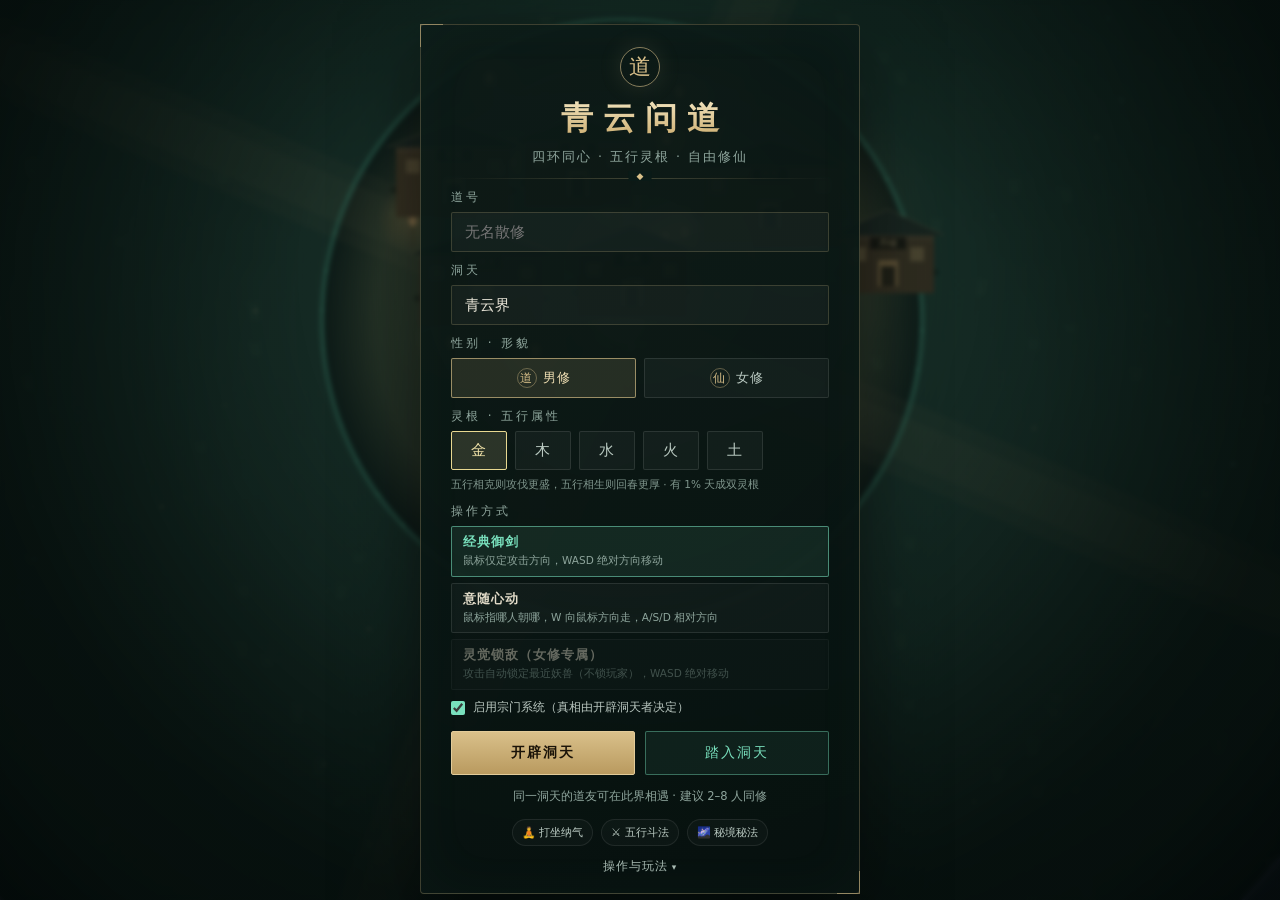
<file: world_new/index.html>
<!DOCTYPE html>
<html lang="zh-CN">
<head>
<meta charset="UTF-8">
<meta name="viewport" content="width=device-width, initial-scale=1.0, maximum-scale=1.0, user-scalable=no">
<title>青云问道 · 环形修仙界</title>
<link rel="stylesheet" href="css/style.css">
</head>
<body>
<canvas id="game"></canvas>
<div id="vignette"></div>

<!-- ================= HUD ================= -->
<div id="hud" class="hidden">
  <header id="topbar">
    <div class="brand">
      <span class="logo">青云问道</span>
      <span class="badge" id="realmBadge">炼气一层</span>
      <span class="badge el" id="rootBadge">火灵根</span>
      <span class="badge devil hidden" id="stateBadge">魔鬼</span>
    </div>
    <div class="zone">
      <span id="zoneName">第一环 · 青云村</span>
      <span id="zoneDensity">灵气 ×1.0 · 安全</span>
    </div>
    <div class="stats">
      <span>灵石 <b id="stones">0</b></span>
      <span>草药 <b id="herbs">0</b></span>
      <span>煞气 <b id="grudgeNum">0</b></span>
      <span>碎片 <b id="shards">0</b></span>
      <span>在线 <b id="online">1</b></span>
      <span id="ping">-- ms</span>
      <button class="icon-btn" id="settingBtn" title="设置 · 键位与操作方式（O）">⚙</button>
      <button class="icon-btn" id="muteBtn" title="音效开关">🔊</button>
    </div>
  </header>

  <aside id="questPanel">
    <div class="panel-title">修行指引</div>
    <ul id="questList"></ul>
  </aside>

  <aside id="rightCol">
    <div class="mini-wrap">
      <canvas id="minimap" width="360" height="270"></canvas>
      <div class="mini-label">青云界 · 四环舆图</div>
    </div>
    <div class="panel online-panel">
      <div class="panel-title">在线道友</div>
      <ul id="onlineList"></ul>
    </div>
    <div class="panel sect-card hidden" id="sectCard">
      <div class="panel-title">宗门</div>
      <div class="sect-line"><b id="sectName">—</b></div>
      <div class="sect-sub" id="sectPeakInfo">—</div>
      <div class="sect-tip">按 K 退宗</div>
    </div>
  </aside>

  <div id="bottomLeft">
    <div class="vitals">
      <div class="bar-row"><span class="lb">气血</span><div class="bar hp"><i id="hpBar"></i></div><span class="num" id="hpNum">100/100</span></div>
      <div class="bar-row"><span class="lb">灵力</span><div class="bar mp"><i id="mpBar"></i></div><span class="num" id="mpNum">100/100</span></div>
      <div class="bar-row"><span class="lb">修为</span><div class="bar exp"><i id="expBar"></i></div><span class="num" id="expNum">0/100</span></div>
      <div class="bar-row"><span class="lb">煞气</span><div class="bar gr"><i id="grudgeBar"></i></div><span class="num" id="grudgeText">0/100</span></div>
    </div>
    <div class="chat">
      <div id="chatLog"></div>
      <div class="chat-input">
        <input id="chatInput" maxlength="80" placeholder="传音入密…（Enter 发送）">
        <button id="chatSend">发送</button>
      </div>
      <div class="chat-tools">
        <button class="emote-btn" data-emote="作揖">作揖</button>
        <button class="emote-btn" data-emote="抱拳">抱拳</button>
        <button class="emote-btn" data-emote="挥手">挥手</button>
        <button class="emote-btn" data-emote="鼓掌">鼓掌</button>
        <button class="emote-btn" data-emote="大笑">大笑</button>
        <button id="giftBtn">赠礼</button>
      </div>
    </div>
  </div>

  <div id="herbPanel" class="panel"></div>

  <div id="hintBar" class="hidden"></div>

  <div id="skillDock"></div>

  <button class="float-btn hidden" id="shopBtn">坊市 · F</button>

  <div id="mobileStick"><div class="knob"></div></div>
  <div id="mobileSkills"></div>
</div>

<!-- ================= 登录 ================= -->
<div id="login">
  <div class="login-box">
    <div class="seal">道</div>
    <h1>青云问道</h1>
    <p class="sub">四环同心 · 五行灵根 · 自由修仙</p>
    <div class="divider"></div>
    <div class="field">
      <label>道号</label>
      <input id="nameInput" maxlength="10" placeholder="无名散修" autocomplete="off">
    </div>
    <div class="field">
      <label>洞天</label>
      <input id="roomInput" maxlength="16" value="青云界" placeholder="青云界" autocomplete="off">
    </div>

    <div class="field">
      <label>性别 · 形貌</label>
      <div class="pick-row" id="genderPick">
        <button class="pick active" data-gender="male"><span class="pg">道</span>男修</button>
        <button class="pick" data-gender="female"><span class="pg">仙</span>女修</button>
      </div>
    </div>

    <div class="field">
      <label>灵根 · 五行属性</label>
      <div class="pick-row wrap" id="rootPick">
        <button class="pick el-pick active" data-el="metal">金</button>
        <button class="pick el-pick" data-el="wood">木</button>
        <button class="pick el-pick" data-el="water">水</button>
        <button class="pick el-pick" data-el="fire">火</button>
        <button class="pick el-pick" data-el="earth">土</button>
      </div>
      <p class="tiny" id="rootNote">五行相克则攻伐更盛，五行相生则回春更厚 · 有 1% 天成双灵根</p>
    </div>

    <div class="field">
      <label>操作方式</label>
      <div class="ctrl-list" id="ctrlPick">
        <button class="ctrl active" data-ctrl="classic">
          <b>经典御剑</b><span>鼠标仅定攻击方向，WASD 绝对方向移动</span>
        </button>
        <button class="ctrl" data-ctrl="facing">
          <b>意随心动</b><span>鼠标指哪人朝哪，W 向鼠标方向走，A/S/D 相对方向</span>
        </button>
        <button class="ctrl" data-ctrl="lockon" id="lockCtrl">
          <b>灵觉锁敌（女修专属）</b><span>攻击自动锁定最近妖兽（不锁玩家），WASD 绝对移动</span>
        </button>
      </div>
    </div>

    <label class="switch"><input type="checkbox" id="sectToggle" checked> 启用宗门系统（真相由开辟洞天者决定）</label>

    <div class="login-btns">
      <button id="createBtn">开辟洞天</button>
      <button id="joinBtn">踏入洞天</button>
    </div>
    <p id="loginTip">同一洞天的道友可在此界相遇 · 建议 2–8 人同修</p>
    <div class="features"><span>🧘 打坐纳气</span><span>⚔️ 五行斗法</span><span>🌌 秘境秘法</span></div>
    <details class="help">
      <summary>操作与玩法</summary>
      <div class="help-body" id="helpBody"></div>
    </details>
  </div>
</div>

<!-- ================= 坊市 ================= -->
<div id="shopPanel" class="hidden">
  <h3>青云坊市</h3>
  <div class="shop-sub">丹香浮动 · 童叟无欺</div>
  <div class="shop-item">
    <div class="si">💊</div>
    <div class="info"><div class="t">回春丹</div><div class="d">服用后回复 60% 气血 · 按 U 使用</div></div>
    <button data-buy="heal">60 灵石</button>
  </div>
  <div class="shop-item">
    <div class="si">🔮</div>
    <div class="info"><div class="t">聚气丹</div><div class="d">服用后获得 180 修为 · 按 J 使用</div></div>
    <button data-buy="exp">90 灵石</button>
  </div>
  <div class="shop-item">
    <div class="si">🌿</div>
    <div class="info"><div class="t">出售草药</div><div class="d">每株 15 灵石，雷草每株 60 灵石</div></div>
    <button data-buy="sellherb">全部出售</button>
  </div>
  <div class="shop-sub" style="margin-top:14px">法宝炼制 · 3 碎片 + 200 灵石，一人只可佩一件</div>
  <div id="artList"></div>
  <button id="shopClose">离开坊市</button>
</div>

<!-- ================= 赠礼 ================= -->
<div id="giftPanel" class="hidden">
  <h3>赠 礼</h3>
  <div class="shop-sub">把丹药与法宝碎片送给同洞天道友</div>
  <div id="giftList"></div>
  <button id="giftClose">关 闭</button>
</div>

<!-- ================= 宗门加入 ================= -->
<div id="sectPanel" class="hidden">
  <h3 id="sectPanelTitle">宗门试炼</h3>
  <div class="shop-sub" id="sectPanelSub">择一山头拜入</div>
  <div id="sectPeakList"></div>
  <button id="sectClose">再想想</button>
</div>

<!-- ================= 设置（键位绑定 / 操作方式 / 教程） ================= -->
<div id="settingsPanel" class="hidden">
  <h3>设 置</h3>
  <p class="shop-sub">操作方式 · 键位绑定 · 新手教程</p>

  <div class="set-sec">操作方式</div>
  <div id="ctrlOptions"></div>

  <div class="set-sec">战斗</div>
  <div class="set-row">
    <div class="info"><div class="t">友伤</div><div class="d">关闭时群攻、飞剑不会伤到身边道友，切磋不受影响</div></div>
    <button id="ffToggle">关闭</button>
  </div>

  <div class="set-sec">教程与按键</div>
  <div class="set-row">
    <div class="info"><div class="t">重看新手教程</div><div class="d">从第一步重新阅读操作引导</div></div>
    <button id="replayTut">重看</button>
  </div>
  <div class="set-row">
    <div class="info"><div class="t">恢复默认键位</div><div class="d">把所有按键还原为初始设置</div></div>
    <button id="resetBinds">恢复</button>
  </div>

  <div class="set-sec">称号与成就<span class="set-tip">达成成就自动获称号，可任选其一佩戴</span></div>
  <div id="achList"></div>

  <div class="set-sec">键位绑定<span class="set-tip">点按键后按新键，Esc 取消</span></div>
  <div id="bindList"></div>

  <button id="settingsClose">关 闭</button>
</div>

<!-- ================= 新手教程 ================= -->
<div id="tutorialBox" class="hidden">
  <div class="tu-head">
    <span class="tu-badge">新手教程</span>
    <span class="tu-step" id="tuStep">1 / 9</span>
  </div>
  <h4 id="tuTitle"></h4>
  <p id="tuText"></p>
  <div class="tu-btns">
    <button id="tuPrev">上一步</button>
    <button id="tuNext" class="primary">下一步</button>
    <button id="tuSkip" class="skip">跳过</button>
  </div>
</div>

<!-- ================= 隐藏挂界面（口令解锁，无外部提示） ================= -->
<button class="icon-btn hidden" id="maskBtn" title="">🎭</button>
<div id="cheatPanel" class="panel hidden">
  <div class="panel-title">秘</div>
  <div class="cheat-sec">灵根</div>
  <div id="cheatRoot" class="cheat-row"></div>
  <div id="cheatActive" class="cheat-row"></div>
  <div class="cheat-sec">锁定</div>
  <div id="cheatLock"></div>
  <div class="cheat-sec">预设</div>
  <div id="cheatPreset"></div>
</div>

<!-- ================= 其他 ================= -->
<div id="toasts"></div>
<div id="tribOverlay" class="hidden">
  <div class="trib-box">
    <h2>天雷将至</h2>
    <p>煞气冲霄，雷劫加身 · 撑过十道天雷可蜕变为魔鬼</p>
    <div class="trib-count" id="tribCount">10</div>
  </div>
</div>
<div id="deathOverlay" class="hidden"><div class="dbox"><h2>道躯已陨</h2><p id="deathTip">魂魄正在归位…</p></div></div>
<div id="disconnect" class="hidden">
  <h2>洞天已闭</h2>
  <p id="disconnectTip">与洞天的联系已断开</p>
  <button id="backLogin">返回登录</button>
</div>

<script src="js/peerjs.min.js"></script>
<script src="js/config.js"></script>
<script src="js/utils.js"></script>
<script src="js/state.js"></script>
<script src="js/audio.js"></script>
<script src="js/fx.js"></script>
<script src="js/mapgen.js"></script>
<script src="js/render.js"></script>
<script src="js/net.js"></script>
<script src="js/sim.js"></script>
<script src="js/actions.js"></script>
<script src="js/ui.js"></script>
<script src="js/input.js"></script>
<script src="js/main.js"></script>
</body>
</html>
</file>
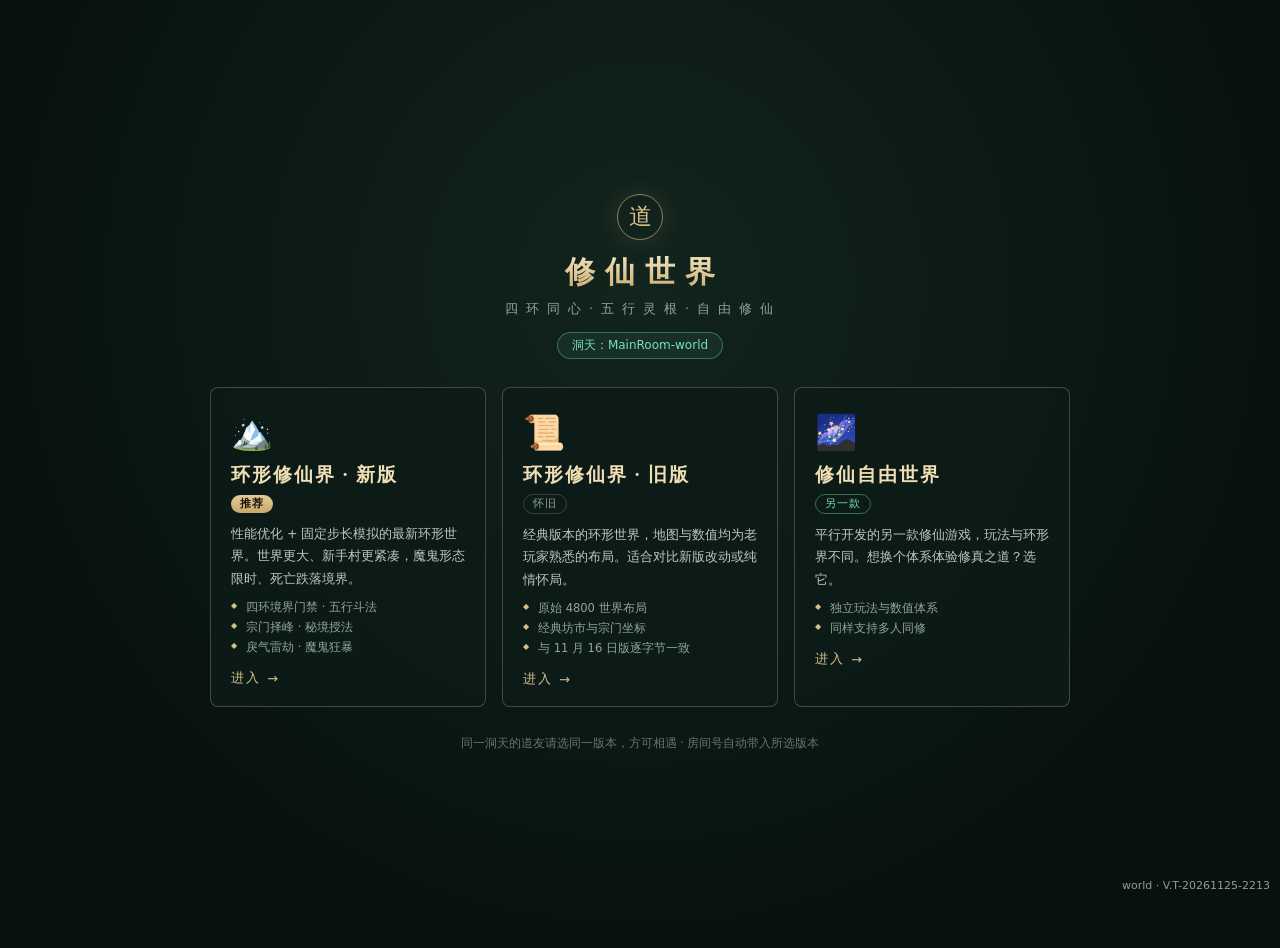
<file: world.html>
<!DOCTYPE html>
<html lang="zh-CN">
<head>
<meta charset="UTF-8">
<meta name="viewport" content="width=device-width, initial-scale=1.0">
<title>修仙世界 · 版本选择</title>
<style>
:root{--gold:#d9c08a;--gold2:#f0dfb4;--jade:#79e0bd;--ink:#07110f;--panel:rgba(14,28,24,.92);--line:rgba(217,192,138,.28);--muted:#8ea59c}
*{box-sizing:border;margin:0;padding:0}
body{font-family:system-ui,-apple-system,"PingFang SC","Microsoft YaHei",sans-serif;
  background:radial-gradient(ellipse at 50% 30%,#12241e,var(--ink) 75%);color:#e9e5d8;
  min-height:100vh;display:flex;align-items:center;justify-content:center;padding:24px}
.wrap{width:min(860px,100%)}
.head{text-align:center;margin-bottom:28px}
.seal{width:44px;height:44px;margin:0 auto 12px;border:1px solid rgba(217,192,138,.6);border-radius:50%;
  display:flex;align-items:center;justify-content:center;color:var(--gold);font-size:23px;
  font-family:"Songti SC","STSong",serif;box-shadow:0 0 24px rgba(217,192,138,.14)}
h1{font-family:"Songti SC","STSong",serif;font-size:30px;font-weight:600;letter-spacing:10px;text-indent:10px;
  background:linear-gradient(180deg,#f4e7c3,#c9a96a);-webkit-background-clip:text;background-clip:text;color:transparent}
.sub{color:var(--muted);font-size:12.5px;letter-spacing:2px;margin-top:8px}
.room{margin-top:14px;display:inline-block;font-size:12px;color:var(--jade);
  border:1px solid rgba(121,224,189,.35);background:rgba(121,224,189,.07);
  padding:4px 14px;border-radius:20px}
.cards{display:grid;grid-template-columns:repeat(3,1fr);gap:16px}
@media (max-width:720px){.cards{grid-template-columns:1fr}}
.card{position:relative;background:var(--panel);border:1px solid var(--line);border-radius:8px;
  padding:24px 20px 18px;cursor:pointer;transition:.2s;overflow:hidden}
.card:before{content:"";position:absolute;inset:0;opacity:0;transition:.2s;
  background:radial-gradient(ellipse at 50% 0%,rgba(217,192,138,.10),transparent 70%)}
.card:hover{transform:translateY(-4px);border-color:rgba(217,192,138,.55);box-shadow:0 14px 40px rgba(0,0,0,.45)}
.card:hover:before{opacity:1}
.card .ic{font-size:34px;margin-bottom:10px}
.card h2{font-family:"Songti SC",serif;font-size:19px;letter-spacing:2px;color:var(--gold2);margin-bottom:4px}
.card .tag{display:inline-block;font-size:10.5px;letter-spacing:1px;padding:2px 9px;border-radius:12px;margin-bottom:10px}
.tag.rec{color:#1a1308;background:linear-gradient(180deg,#e2cb99,#c9a96a);font-weight:700}
.tag.old{color:var(--muted);border:1px solid rgba(255,255,255,.16)}
.tag.alt{color:var(--jade);border:1px solid rgba(121,224,189,.4)}
.card p{font-size:12.5px;color:#b9c9c1;line-height:1.8;min-height:66px}
.card ul{list-style:none;margin:10px 0 14px;display:flex;flex-direction:column;gap:5px}
.card li{font-size:11.5px;color:var(--muted);padding-left:15px;position:relative}
.card li:before{content:"◆";position:absolute;left:0;top:1px;font-size:8px;color:var(--gold)}
.enter{font-size:13px;letter-spacing:2px;color:var(--gold);display:flex;align-items:center;gap:6px}
.enter:after{content:"→";transition:.2s}
.card:hover .enter:after{transform:translateX(5px)}
.foot{text-align:center;margin-top:26px;font-size:11.5px;color:#63776f;line-height:1.8}
</style>
</head>
<body>
<div class="wrap">
  <div class="head">
    <div class="seal">道</div>
    <h1>修仙世界</h1>
    <p class="sub">四 环 同 心 · 五 行 灵 根 · 自 由 修 仙</p>
    <span class="room" id="roomBadge">洞天：—</span>
  </div>
  <div class="cards">
    <div class="card" onclick="go('world_new/index.html')">
      <div class="ic">🏔️</div>
      <h2>环形修仙界 · 新版</h2>
      <span class="tag rec">推荐</span>
      <p>性能优化 + 固定步长模拟的最新环形世界。世界更大、新手村更紧凑，魔鬼形态限时、死亡跌落境界。</p>
      <ul>
        <li>四环境界门禁 · 五行斗法</li>
        <li>宗门择峰 · 秘境授法</li>
        <li>戾气雷劫 · 魔鬼狂暴</li>
      </ul>
      <span class="enter">进入</span>
    </div>
    <div class="card" onclick="go('world1.html')">
      <div class="ic">📜</div>
      <h2>环形修仙界 · 旧版</h2>
      <span class="tag old">怀旧</span>
      <p>经典版本的环形世界，地图与数值均为老玩家熟悉的布局。适合对比新版改动或纯情怀局。</p>
      <ul>
        <li>原始 4800 世界布局</li>
        <li>经典坊市与宗门坐标</li>
        <li>与 11 月 16 日版逐字节一致</li>
      </ul>
      <span class="enter">进入</span>
    </div>
    <div class="card" onclick="go('world0.html')">
      <div class="ic">🌌</div>
      <h2>修仙自由世界</h2>
      <span class="tag alt">另一款</span>
      <p>平行开发的另一款修仙游戏，玩法与环形界不同。想换个体系体验修真之道？选它。</p>
      <ul>
        <li>独立玩法与数值体系</li>
        <li>同样支持多人同修</li>
      </ul>
      <span class="enter">进入</span>
    </div>
  </div>
  <p class="foot">同一洞天的道友请选同一版本，方可相遇 · 房间号自动带入所选版本</p>
</div>
<script>
const q=window.location.search;
const room=new URLSearchParams(q).get("room")||"MainRoom-world";
document.getElementById("roomBadge").textContent="洞天："+room;
function go(f){location.href=f+q;}
</script>
<!-- VersionInformation||版本信息 -->
<div style="position:fixed;right:10px;bottom:8px;font-size:11px;color:#999;z-index:50;pointer-events:none;user-select:none">world · V.T-20261125-2213</div>
</body>
</html>
</file>
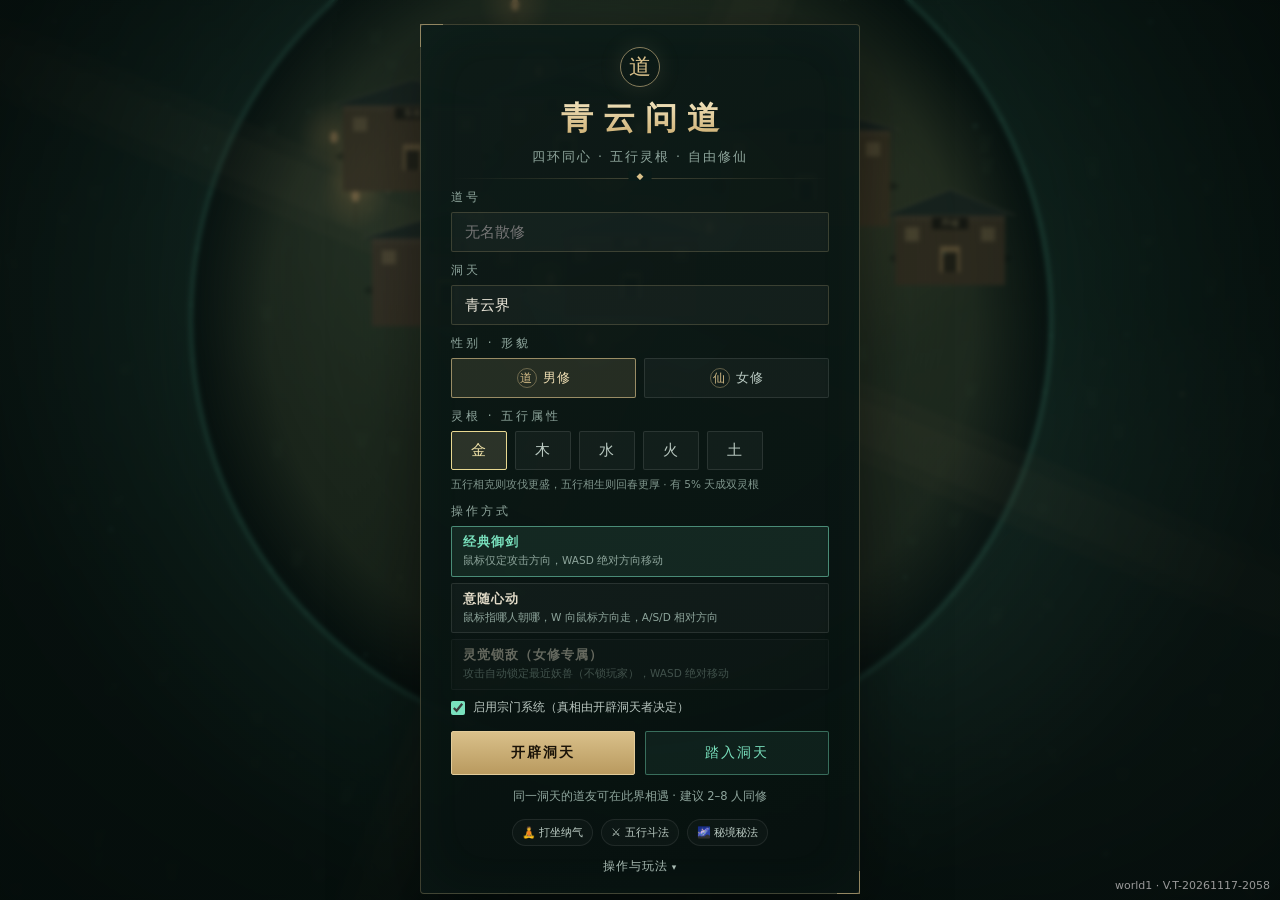
<file: world1.html>
<!DOCTYPE html>
<html lang="zh-CN">
<head>
<meta charset="UTF-8">
<meta name="viewport" content="width=device-width, initial-scale=1.0, maximum-scale=1.0, user-scalable=no">
<title>青云问道 · 环形修仙界</title>
<style>
/* ============================================================
   青云问道 · 环形修仙界
   css/style.css — 全部界面样式
   ============================================================ */
:root{
  --ink:#07110f;
  --panel:rgba(9,21,19,.86);
  --panel-2:rgba(12,27,24,.94);
  --gold:#d9c08a;
  --gold-2:#f0dfb4;
  --jade:#79e0bd;
  --jade-2:#3ea88a;
  --text:#e9e5d8;
  --muted:#8ea59c;
  --danger:#e06b5a;
  --line:rgba(217,192,138,.26);
  --thunder:#c9b8ff;
}
*{box-sizing:border-box;margin:0;padding:0;-webkit-tap-highlight-color:transparent}
html,body{width:100%;height:100%;overflow:hidden;background:var(--ink);color:var(--text);
  font-family:system-ui,-apple-system,"PingFang SC","Microsoft YaHei",sans-serif}
canvas#game{position:fixed;inset:0;width:100%;height:100%;display:block;cursor:crosshair}
#vignette{position:fixed;inset:0;pointer-events:none;z-index:2;
  background:radial-gradient(ellipse at 50% 45%,transparent 45%,rgba(2,8,7,.55) 100%)}
.hidden{display:none!important}
button{font-family:inherit;cursor:pointer}
input{font-family:inherit}

/* ============ 登录 ============ */
#login{position:fixed;inset:0;z-index:40;display:flex;align-items:flex-start;justify-content:center;
  padding:24px;background:radial-gradient(ellipse at 50% 30%,rgba(10,30,26,.35),rgba(3,9,8,.82) 75%);
  backdrop-filter:blur(2px);overflow-y:auto}
.login-box{width:min(440px,100%);margin:auto 0;padding:22px 30px 18px;position:relative;
  background:linear-gradient(160deg,rgba(12,26,23,.94),rgba(7,17,15,.96));
  border:1px solid var(--line);border-radius:4px;
  box-shadow:0 24px 80px rgba(0,0,0,.6),inset 0 0 60px rgba(121,224,189,.03)}
.login-box:before,.login-box:after{content:"";position:absolute;width:22px;height:22px;border:1px solid var(--gold);opacity:.55}
.login-box:before{left:-1px;top:-1px;border-right:none;border-bottom:none}
.login-box:after{right:-1px;bottom:-1px;border-left:none;border-top:none}
.seal{width:40px;height:40px;margin:0 auto 10px;border:1px solid rgba(217,192,138,.6);border-radius:50%;
  display:flex;align-items:center;justify-content:center;color:var(--gold);font-size:22px;
  font-family:"Songti SC","STSong","Noto Serif CJK SC",serif;
  box-shadow:0 0 24px rgba(217,192,138,.12)}
#login h1{text-align:center;font-family:"Songti SC","STSong","Noto Serif CJK SC",serif;
  font-size:32px;font-weight:600;letter-spacing:10px;text-indent:10px;
  background:linear-gradient(180deg,#f4e7c3,#c9a96a);-webkit-background-clip:text;background-clip:text;color:transparent}
#login .sub{text-align:center;color:var(--muted);font-size:12.5px;letter-spacing:2px;margin-top:8px}
.divider{height:1px;margin:12px 0 10px;background:linear-gradient(90deg,transparent,var(--line),transparent);position:relative}
.divider:after{content:"◆";position:absolute;left:50%;top:-7px;transform:translateX(-50%);
  font-size:9px;color:var(--gold);background:#0a1a17;padding:0 8px}
.field{margin-bottom:10px}
.field label{display:block;font-size:12px;color:var(--muted);letter-spacing:3px;margin-bottom:6px}
.field input{width:100%;padding:10px 13px;background:rgba(255,255,255,.035);border:1px solid rgba(217,192,138,.2);
  border-radius:2px;color:var(--text);font-size:15px;outline:none;transition:.2s}
.field input:focus{border-color:rgba(121,224,189,.6);background:rgba(121,224,189,.05)}
.pick-row{display:flex;gap:8px}
.pick-row.wrap{flex-wrap:wrap}
.pick{flex:1;min-width:0;padding:9px 6px;font-size:12.5px;letter-spacing:1px;color:#b9c9c1;
  background:rgba(255,255,255,.035);border:1px solid rgba(255,255,255,.1);border-radius:2px;transition:.18s;
  display:flex;align-items:center;justify-content:center;gap:6px}
.pick .pg{width:20px;height:20px;border-radius:50%;display:flex;align-items:center;justify-content:center;
  font-family:"Songti SC",serif;font-size:12px;border:1px solid rgba(217,192,138,.4);color:var(--gold)}
.pick.active{color:var(--gold-2);border-color:rgba(217,192,138,.65);background:rgba(217,192,138,.13)}
.el-pick{flex:0 0 56px;font-family:"Songti SC",serif;font-size:15px}
.el-pick.active[data-el="metal"]{color:#f0e2a8;border-color:#e8d891;background:rgba(240,226,168,.14)}
.el-pick.active[data-el="wood"]{color:#8fe6b0;border-color:#7fe0a6;background:rgba(143,230,176,.13)}
.el-pick.active[data-el="water"]{color:#8fd8f0;border-color:#7fd0e8;background:rgba(143,216,240,.13)}
.el-pick.active[data-el="fire"]{color:#ff9a6a;border-color:#ff9a6a;background:rgba(255,154,106,.13)}
.el-pick.active[data-el="earth"]{color:#e0b98a;border-color:#d8b48a;background:rgba(224,185,138,.13)}
.ctrl-list{display:flex;flex-direction:column;gap:6px}
.ctrl{text-align:left;padding:7px 11px;border:1px solid rgba(255,255,255,.1);border-radius:2px;
  background:rgba(255,255,255,.03);color:#b9c9c1;transition:.18s}
.ctrl b{display:block;font-size:12.5px;color:#e3dcc9;font-weight:600;letter-spacing:1px}
.ctrl span{display:block;font-size:10.5px;color:var(--muted);margin-top:2px;line-height:1.5}
.ctrl.active{border-color:rgba(121,224,189,.55);background:rgba(121,224,189,.09)}
.ctrl.active b{color:var(--jade)}
.ctrl.muted{opacity:.42;cursor:not-allowed}
.tiny{font-size:10.5px;color:#7f958c;line-height:1.6;margin-top:6px}
.switch{display:flex;align-items:center;gap:8px;font-size:11.5px;color:#b9c7c0;margin:2px 0 4px}
.switch input{accent-color:#79e0bd;width:14px;height:14px}
.login-btns{display:flex;gap:10px;margin-top:16px}
.login-btns button{flex:1;padding:12px 8px;font-size:14px;letter-spacing:2px;border-radius:2px;transition:.18s;border:1px solid var(--line)}
#createBtn{background:linear-gradient(180deg,#d9c08a,#b99a5f);color:#1a1308;border-color:#e2cb99;font-weight:700}
#createBtn:hover{filter:brightness(1.08)}
#createBtn:disabled,#joinBtn:disabled{filter:grayscale(.5) brightness(.8);cursor:wait}
#joinBtn{background:rgba(121,224,189,.07);color:var(--jade);border-color:rgba(121,224,189,.4)}
#joinBtn:hover{background:rgba(121,224,189,.14)}
#loginTip{margin-top:12px;text-align:center;font-size:11.5px;color:var(--muted);line-height:1.7;min-height:20px}
.features{display:flex;justify-content:center;gap:8px;margin-top:12px;flex-wrap:wrap}
.features span{font-size:11px;color:#b9c9c1;border:1px solid rgba(255,255,255,.08);
  padding:5px 9px;border-radius:20px;background:rgba(255,255,255,.025)}
.help{margin-top:12px;font-size:12px;color:var(--muted)}
.help summary{cursor:pointer;text-align:center;list-style:none;color:#a9bbb3;letter-spacing:1px}
.help summary::-webkit-details-marker{display:none}
.help summary:after{content:" ▾";font-size:9px}
.help[open] summary:after{content:" ▴"}
.help .help-body{margin-top:10px;line-height:1.9;border-top:1px solid rgba(255,255,255,.06);padding-top:10px}
.help b{color:var(--gold);font-weight:600}

/* ============ HUD ============ */
#hud{position:fixed;inset:0;z-index:10;pointer-events:none}
#hud button,#hud input,#hud .panel,#hud .skill,#hud .float-btn,#hud #chatLog,#hud #onlineList,
#hud #mobileStick,#hud #mobileSkills,#hud #herbPanel{pointer-events:auto}
#topbar{position:absolute;top:0;left:0;right:0;height:56px;display:flex;align-items:center;
  justify-content:space-between;padding:0 16px;gap:12px;
  background:linear-gradient(180deg,rgba(4,12,10,.82),rgba(4,12,10,0))}
.brand{display:flex;align-items:center;gap:8px;min-width:0}
.logo{font-family:"Songti SC","STSong","Noto Serif CJK SC",serif;font-size:18px;letter-spacing:4px;
  color:var(--gold-2);white-space:nowrap;text-shadow:0 0 20px rgba(217,192,138,.25)}
.badge{font-size:11px;color:var(--jade);border:1px solid rgba(121,224,189,.35);
  padding:3px 8px;border-radius:20px;background:rgba(121,224,189,.07);white-space:nowrap}
.badge.el{color:var(--gold-2);border-color:rgba(217,192,138,.35);background:rgba(217,192,138,.08)}
.badge.devil{color:#d8c0ff;border-color:rgba(200,180,255,.55);background:rgba(200,180,255,.14);
  animation:devilPulse 1.6s infinite}
@keyframes devilPulse{0%,100%{box-shadow:0 0 0 rgba(200,180,255,0)}50%{box-shadow:0 0 14px rgba(200,180,255,.5)}}
.zone{display:flex;flex-direction:column;align-items:center;gap:2px;min-width:0}
#zoneName{font-size:14px;letter-spacing:3px;color:#e6ddc6;white-space:nowrap}
#zoneDensity{font-size:10.5px;color:var(--muted);letter-spacing:1px}
.stats{display:flex;align-items:center;gap:12px;font-size:12px;color:var(--muted);white-space:nowrap}
.stats b{color:var(--gold-2);font-weight:600;font-variant-numeric:tabular-nums}
.icon-btn{width:30px;height:30px;border-radius:50%;border:1px solid rgba(255,255,255,.12);
  background:rgba(255,255,255,.04);color:#cfd9d4;font-size:13px;display:flex;align-items:center;justify-content:center}
.icon-btn:hover{background:rgba(255,255,255,.09)}

/* 任务 */
#questPanel{position:absolute;left:14px;top:70px;width:206px;padding:12px 13px;
  background:var(--panel);border:1px solid var(--line);border-radius:3px;backdrop-filter:blur(6px)}
.panel-title{font-size:11px;letter-spacing:3px;color:var(--gold);margin-bottom:9px;
  display:flex;align-items:center;gap:6px}
.panel-title:after{content:"";flex:1;height:1px;background:linear-gradient(90deg,var(--line),transparent)}
#questList{list-style:none;display:flex;flex-direction:column;gap:8px}
#questList li{font-size:11.5px;line-height:1.5;color:#c3d0c9;padding-left:16px;position:relative}
#questList li:before{content:"○";position:absolute;left:0;top:0;color:#5c746b;font-size:10px}
#questList li.done{color:#6f857c;text-decoration:line-through}
#questList li.done:before{content:"✓";color:var(--jade)}
#questList li b{display:block;color:#e3dcc9;font-weight:500;font-size:12px;margin-bottom:1px}
#questList li.done b{color:#7d9188}

/* 右侧 */
#rightCol{position:absolute;right:14px;top:70px;width:188px;display:flex;flex-direction:column;gap:10px}
.mini-wrap{position:relative;background:var(--panel);border:1px solid var(--line);border-radius:3px;padding:6px}
#minimap{width:100%;height:auto;display:block;border-radius:2px;background:#081512}
.mini-label{text-align:center;font-size:10px;color:var(--muted);letter-spacing:2px;margin-top:5px}
.online-panel{padding:10px 12px;max-height:32vh;overflow:hidden}
#onlineList{list-style:none;display:flex;flex-direction:column;gap:7px;max-height:26vh;overflow-y:auto}
#onlineList li{font-size:11.5px;display:flex;align-items:center;gap:6px;color:#c9d5cf}
#onlineList .dot{width:5px;height:5px;border-radius:50%;background:var(--jade);flex:none;box-shadow:0 0 6px var(--jade)}
#onlineList .nm{flex:1;overflow:hidden;text-overflow:ellipsis;white-space:nowrap}
#onlineList .rl{font-size:9.5px;color:var(--muted);white-space:nowrap}
#onlineList li.me .nm{color:var(--gold-2)}
#onlineList .eb{font-size:9px;padding:0 4px;border-radius:6px;border:1px solid rgba(255,255,255,.14)}
.sect-card{padding:10px 12px}
.sect-line{font-size:13px;color:var(--gold-2);letter-spacing:2px}
.sect-sub{font-size:10.5px;color:var(--muted);margin-top:4px;line-height:1.6}
.sect-tip{font-size:10px;color:#7f958c;margin-top:6px}

/* 左下：状态 + 聊天 */
#bottomLeft{position:absolute;left:14px;bottom:14px;width:310px;display:flex;flex-direction:column;gap:8px}
.vitals{padding:9px 12px;background:var(--panel);border:1px solid var(--line);border-radius:3px}
.bar-row{display:flex;align-items:center;gap:8px;margin:4px 0}
.bar-row .lb{font-size:9.5px;color:var(--muted);width:26px;letter-spacing:1px;flex:none}
.bar{flex:1;height:8px;background:rgba(255,255,255,.07);border-radius:5px;overflow:hidden;position:relative}
.bar i{display:block;height:100%;width:100%;transition:width .18s linear;border-radius:5px}
.bar.hp i{background:linear-gradient(90deg,#a83b32,#e06b5a)}
.bar.mp i{background:linear-gradient(90deg,#2c6f9e,#69c7e8)}
.bar.exp i{background:linear-gradient(90deg,#8a6a2f,#e8cf8a)}
.bar.gr i{background:linear-gradient(90deg,#5a3f7a,#c9b8ff)}
.bar-row .num{font-size:9.5px;color:#b9c7c0;width:64px;text-align:right;font-variant-numeric:tabular-nums;flex:none}
.chat{background:var(--panel);border:1px solid var(--line);border-radius:3px;overflow:hidden;backdrop-filter:blur(6px)}
#chatLog{height:110px;overflow-y:auto;padding:8px 10px;font-size:11.5px;line-height:1.65;color:#c6d2cc;
  display:flex;flex-direction:column;gap:2px;scrollbar-width:thin}
#chatLog .cm b{color:var(--jade);font-weight:500}
#chatLog .cm.self b{color:var(--gold)}
#chatLog .sys{color:#7f958c;font-style:italic;font-size:10.5px}
#chatLog .sys.gold{color:var(--gold);font-style:normal}
.chat-input{display:flex;border-top:1px solid rgba(255,255,255,.07)}
#chatInput{flex:1;min-width:0;background:transparent;border:none;outline:none;color:var(--text);
  font-size:12px;padding:8px 10px}
#chatInput::placeholder{color:#63776f}
#chatSend{background:transparent;border:none;border-left:1px solid rgba(255,255,255,.07);
  color:var(--jade);font-size:11.5px;padding:0 12px;letter-spacing:1px}
#chatSend:hover{background:rgba(121,224,189,.08)}

/* 草药面板 */
#herbPanel{position:absolute;right:14px;bottom:96px;width:188px;padding:9px 10px;
  background:var(--panel);border:1px solid var(--line);border-radius:3px}
#herbPanel .panel-title{margin-bottom:6px}
.herb-row{display:flex;gap:4px;flex-wrap:wrap}
.herb-chip{font-size:10.5px;padding:2px 6px;border-radius:10px;border:1px solid rgba(255,255,255,.12);
  background:rgba(255,255,255,.04);color:#cfd9d4}
.herb-chip.zero{opacity:.35}
.herb-chip[data-el="metal"]{color:#f0e2a8}
.herb-chip[data-el="wood"]{color:#8fe6b0}
.herb-chip[data-el="water"]{color:#8fd8f0}
.herb-chip[data-el="fire"]{color:#ff9a6a}
.herb-chip[data-el="earth"]{color:#e0b98a}
.herb-chip[data-el="thunder"]{color:#c9b8ff;border-color:rgba(200,180,255,.45)}
.herb-tip{font-size:9.5px;color:#7f958c;margin-top:6px;line-height:1.5}

/* 技能栏 */
#skillDock{position:absolute;left:50%;bottom:14px;transform:translateX(-50%);
  display:flex;gap:7px;align-items:flex-end;flex-wrap:wrap;justify-content:center;max-width:min(94vw,760px)}
.skill{width:50px;height:50px;position:relative;border:1px solid rgba(217,192,138,.28);border-radius:6px;
  background:linear-gradient(160deg,rgba(20,40,35,.95),rgba(8,18,16,.95));
  display:flex;flex-direction:column;align-items:center;justify-content:center;gap:1px;
  box-shadow:0 4px 14px rgba(0,0,0,.35);transition:.15s;user-select:none}
.skill:hover{border-color:rgba(121,224,189,.55);transform:translateY(-2px)}
.skill .ic{font-size:17px;line-height:1}
.skill .nm{font-size:8.5px;color:#aebfb7;letter-spacing:.5px;white-space:nowrap;transform:scale(.94)}
.skill .key{position:absolute;top:-6px;left:-4px;font-size:8.5px;color:#0b1613;background:var(--gold);
  padding:1px 4px;border-radius:8px;font-weight:700;line-height:1.3}
.skill .cd{position:absolute;inset:0;background:rgba(0,0,0,.68);border-radius:5px;
  display:none;align-items:center;justify-content:center;font-size:13px;color:#fff;font-variant-numeric:tabular-nums}
.skill.cooling .cd{display:flex}
.skill.basic{width:58px;height:58px;border-color:rgba(217,192,138,.5)}
.skill.basic .ic{font-size:21px}
.skill.no-mp{filter:grayscale(.55) brightness(.72)}
.skill.secret{border-color:rgba(200,180,255,.55);box-shadow:0 0 12px rgba(200,180,255,.18)}
.skill.sect{border-color:rgba(121,224,189,.55);box-shadow:0 0 12px rgba(121,224,189,.16)}
.skill.locked{opacity:.35}

/* 坊市按钮 */
.float-btn{position:absolute;right:16px;bottom:210px;padding:8px 13px;font-size:11.5px;letter-spacing:2px;
  background:rgba(217,192,138,.12);border:1px solid rgba(217,192,138,.45);color:var(--gold-2);border-radius:3px}
.float-btn:hover{background:rgba(217,192,138,.22)}

/* 提示条 */
#hintBar{position:absolute;left:50%;bottom:82px;transform:translateX(-50%);
  padding:5px 14px;font-size:11.5px;letter-spacing:1px;color:#e9e2cd;
  background:rgba(8,20,17,.9);border:1px solid rgba(217,192,138,.35);border-radius:20px;white-space:nowrap}

/* 移动端 */
#mobileStick{display:none;position:absolute;left:18px;bottom:18px;width:112px;height:112px;
  border-radius:50%;border:1px solid rgba(121,224,189,.22);background:rgba(5,15,13,.42);touch-action:none}
#mobileStick .knob{position:absolute;left:50%;top:50%;width:44px;height:44px;margin:-22px 0 0 -22px;
  border-radius:50%;background:rgba(121,224,189,.22);border:1px solid rgba(121,224,189,.5)}
#mobileSkills{display:none;position:absolute;right:10px;bottom:10px;width:150px;
  grid-template-columns:repeat(3,46px);gap:6px}
#mobileSkills .ms{width:46px;height:46px;border-radius:50%;border:1px solid rgba(217,192,138,.4);
  background:rgba(10,24,21,.82);color:#e8dfc9;font-size:15px;display:flex;align-items:center;justify-content:center;
  touch-action:none;user-select:none;position:relative}
#mobileSkills .ms:active{background:rgba(121,224,189,.2)}
#mobileSkills .ms .mk{position:absolute;bottom:-1px;right:1px;font-size:8px;color:var(--gold)}

/* 弹窗 */
#shopPanel,#sectPanel{position:fixed;left:50%;top:50%;transform:translate(-50%,-50%);z-index:30;
  width:min(390px,92vw);max-height:82vh;overflow-y:auto;
  background:var(--panel-2);border:1px solid var(--line);border-radius:4px;padding:20px;
  box-shadow:0 20px 70px rgba(0,0,0,.6)}
#shopPanel h3,#sectPanel h3{font-family:"Songti SC","STSong",serif;font-size:19px;letter-spacing:4px;color:var(--gold-2);
  text-align:center;margin-bottom:4px}
.shop-sub,.sect-sub{text-align:center;font-size:10.5px;color:var(--muted);margin-bottom:14px}
.shop-item{display:flex;align-items:center;gap:10px;padding:9px 0;border-bottom:1px solid rgba(255,255,255,.06)}
.shop-item .si{font-size:20px;width:28px;text-align:center}
.shop-item .info{flex:1}
.shop-item .t{font-size:12.5px;color:#e3dcc9}
.shop-item .d{font-size:10.5px;color:var(--muted);margin-top:2px}
.shop-item button{padding:6px 10px;font-size:11px;border:1px solid rgba(217,192,138,.4);
  background:rgba(217,192,138,.08);color:var(--gold-2);border-radius:2px;white-space:nowrap}
.shop-item button:hover{background:rgba(217,192,138,.2)}
#shopClose,#sectClose{width:100%;margin-top:14px;padding:9px;background:transparent;border:1px solid rgba(255,255,255,.14);
  color:#b9c7c0;font-size:12px;border-radius:2px}
#shopClose:hover,#sectClose:hover{background:rgba(255,255,255,.06)}
.peak-item{display:flex;align-items:center;gap:10px;padding:10px 0;border-bottom:1px solid rgba(255,255,255,.06)}
.peak-item .pi{flex:1}
.peak-item .pt{font-size:13px;color:#e8e2cf}
.peak-item .pd{font-size:10.5px;color:var(--muted);margin-top:2px}
.peak-item .pdens{font-size:10.5px;color:var(--jade);white-space:nowrap}
.peak-item button{padding:6px 11px;font-size:11px;border:1px solid rgba(121,224,189,.4);
  background:rgba(121,224,189,.08);color:var(--jade);border-radius:2px}

#toasts{position:fixed;left:50%;top:74px;transform:translateX(-50%);z-index:35;
  display:flex;flex-direction:column;align-items:center;gap:7px;pointer-events:none}
.toast{padding:7px 16px;font-size:12px;letter-spacing:1px;color:#eee6d2;
  background:rgba(8,20,17,.92);border:1px solid rgba(217,192,138,.3);border-radius:2px;
  animation:toastIn .25s ease,toastOut .35s ease 2.6s forwards;max-width:80vw;text-align:center}
.toast.gold{color:var(--gold-2);border-color:rgba(217,192,138,.6)}
.toast.jade{color:var(--jade);border-color:rgba(121,224,189,.5)}
.toast.thunder{color:#d8c8ff;border-color:rgba(200,180,255,.65);background:rgba(24,18,40,.94)}
@keyframes toastIn{from{opacity:0;transform:translateY(-8px)}to{opacity:1;transform:none}}
@keyframes toastOut{to{opacity:0;transform:translateY(-6px)}}

#tribOverlay{position:fixed;inset:0;z-index:26;pointer-events:none;
  background:radial-gradient(ellipse at 50% 40%,rgba(60,40,110,.28),rgba(4,3,10,.55));
  display:flex;align-items:center;justify-content:center;animation:tribFlash 1.2s infinite}
@keyframes tribFlash{0%,100%{background-color:rgba(30,20,60,0)}12%{background-color:rgba(180,160,255,.14)}}
#tribOverlay .trib-box{text-align:center}
#tribOverlay h2{font-family:"Songti SC",serif;font-size:30px;letter-spacing:8px;color:#d8c8ff;text-shadow:0 0 24px rgba(200,180,255,.7)}
#tribOverlay p{font-size:11.5px;color:#b0a8c8;margin-top:8px;letter-spacing:2px}
#tribOverlay .trib-count{font-size:40px;color:#f0e8ff;margin-top:10px;font-weight:700;
  text-shadow:0 0 20px rgba(200,180,255,.9)}
#deathOverlay{position:fixed;inset:0;z-index:25;display:flex;align-items:center;justify-content:center;
  background:radial-gradient(ellipse,rgba(20,4,4,.55),rgba(2,6,5,.88));pointer-events:none}
#deathOverlay .dbox{text-align:center}
#deathOverlay h2{font-family:"Songti SC","STSong",serif;font-size:30px;letter-spacing:8px;color:#d8a08e;margin-bottom:10px}
#deathOverlay p{font-size:12px;color:#b9a49c;letter-spacing:2px}
#disconnect{position:fixed;inset:0;z-index:45;display:flex;align-items:center;justify-content:center;
  background:rgba(3,9,8,.9);backdrop-filter:blur(4px);flex-direction:column;gap:14px}
#disconnect h2{font-family:"Songti SC","STSong",serif;font-size:24px;letter-spacing:5px;color:var(--gold)}
#disconnect p{font-size:12px;color:var(--muted)}
#disconnect button{padding:9px 22px;background:rgba(217,192,138,.12);border:1px solid var(--line);
  color:var(--gold-2);font-size:12px;letter-spacing:2px;border-radius:2px}

/* 滚动条 */
::-webkit-scrollbar{width:4px;height:4px}
::-webkit-scrollbar-thumb{background:rgba(217,192,138,.22);border-radius:2px}
::-webkit-scrollbar-track{background:transparent}

@media (max-width:900px){
  #questPanel{display:none}
  #rightCol{width:126px;top:62px;right:10px}
  #onlineList{max-height:18vh}
  #herbPanel{display:none}
  #bottomLeft{width:calc(100vw - 300px);bottom:132px;left:12px;min-width:190px}
  #chatLog{height:66px}
  #chat-input{display:none}
  #skillDock{display:none}
  #mobileStick,#mobileSkills{display:grid}
  #topbar{padding:0 8px;height:50px;gap:6px}
  .logo{font-size:14px;letter-spacing:2px}
  .stats{gap:7px;font-size:10px}
  .stats span:nth-child(4){display:none}
  #zoneName{font-size:11.5px}
  #zoneDensity{font-size:9.5px}
  .float-btn{bottom:auto;top:60px;right:10px}
  .vitals{padding:6px 9px}
  .bar-row{margin:2px 0}
  #login{padding:12px}
  .login-box{padding:22px 18px 18px}
  #login h1{font-size:30px}
  .zone{display:none}
}
@media (max-width:560px){
  #bottomLeft{width:calc(100vw - 24px);bottom:158px}
  #rightCol{width:104px}
  #chatLog{height:56px}
}

</style>
</head>
<body>
<canvas id="game"></canvas>
<div id="vignette"></div>

<!-- ================= HUD ================= -->
<div id="hud" class="hidden">
  <header id="topbar">
    <div class="brand">
      <span class="logo">青云问道</span>
      <span class="badge" id="realmBadge">炼气一层</span>
      <span class="badge el" id="rootBadge">火灵根</span>
      <span class="badge devil hidden" id="stateBadge">魔鬼</span>
    </div>
    <div class="zone">
      <span id="zoneName">第一环 · 青云村</span>
      <span id="zoneDensity">灵气 ×1.0 · 安全</span>
    </div>
    <div class="stats">
      <span>灵石 <b id="stones">0</b></span>
      <span>草药 <b id="herbs">0</b></span>
      <span>戾气 <b id="grudgeNum">0</b></span>
      <span>在线 <b id="online">1</b></span>
      <span id="ping">-- ms</span>
      <button class="icon-btn" id="muteBtn" title="音效开关">🔊</button>
    </div>
  </header>

  <aside id="questPanel">
    <div class="panel-title">修行指引</div>
    <ul id="questList"></ul>
  </aside>

  <aside id="rightCol">
    <div class="mini-wrap">
      <canvas id="minimap" width="360" height="270"></canvas>
      <div class="mini-label">青云界 · 四环舆图</div>
    </div>
    <div class="panel online-panel">
      <div class="panel-title">在线道友</div>
      <ul id="onlineList"></ul>
    </div>
    <div class="panel sect-card hidden" id="sectCard">
      <div class="panel-title">宗门</div>
      <div class="sect-line"><b id="sectName">—</b></div>
      <div class="sect-sub" id="sectPeakInfo">—</div>
      <div class="sect-tip">按 K 退宗</div>
    </div>
  </aside>

  <div id="bottomLeft">
    <div class="vitals">
      <div class="bar-row"><span class="lb">气血</span><div class="bar hp"><i id="hpBar"></i></div><span class="num" id="hpNum">100/100</span></div>
      <div class="bar-row"><span class="lb">灵力</span><div class="bar mp"><i id="mpBar"></i></div><span class="num" id="mpNum">100/100</span></div>
      <div class="bar-row"><span class="lb">修为</span><div class="bar exp"><i id="expBar"></i></div><span class="num" id="expNum">0/100</span></div>
      <div class="bar-row"><span class="lb">戾气</span><div class="bar gr"><i id="grudgeBar"></i></div><span class="num" id="grudgeText">0/100</span></div>
    </div>
    <div class="chat">
      <div id="chatLog"></div>
      <div class="chat-input">
        <input id="chatInput" maxlength="80" placeholder="传音入密…（Enter 发送）">
        <button id="chatSend">发送</button>
      </div>
    </div>
  </div>

  <div id="herbPanel" class="panel"></div>

  <div id="hintBar" class="hidden"></div>

  <div id="skillDock"></div>

  <button class="float-btn hidden" id="shopBtn">坊市 · F</button>

  <div id="mobileStick"><div class="knob"></div></div>
  <div id="mobileSkills"></div>
</div>

<!-- ================= 登录 ================= -->
<div id="login">
  <div class="login-box">
    <div class="seal">道</div>
    <h1>青云问道</h1>
    <p class="sub">四环同心 · 五行灵根 · 自由修仙</p>
    <div class="divider"></div>
    <div class="field">
      <label>道号</label>
      <input id="nameInput" maxlength="10" placeholder="无名散修" autocomplete="off">
    </div>
    <div class="field">
      <label>洞天</label>
      <input id="roomInput" maxlength="16" value="青云界" placeholder="青云界" autocomplete="off">
    </div>

    <div class="field">
      <label>性别 · 形貌</label>
      <div class="pick-row" id="genderPick">
        <button class="pick active" data-gender="male"><span class="pg">道</span>男修</button>
        <button class="pick" data-gender="female"><span class="pg">仙</span>女修</button>
      </div>
    </div>

    <div class="field">
      <label>灵根 · 五行属性</label>
      <div class="pick-row wrap" id="rootPick">
        <button class="pick el-pick active" data-el="metal">金</button>
        <button class="pick el-pick" data-el="wood">木</button>
        <button class="pick el-pick" data-el="water">水</button>
        <button class="pick el-pick" data-el="fire">火</button>
        <button class="pick el-pick" data-el="earth">土</button>
      </div>
      <p class="tiny" id="rootNote">五行相克则攻伐更盛，五行相生则回春更厚 · 有 5% 天成双灵根</p>
    </div>

    <div class="field">
      <label>操作方式</label>
      <div class="ctrl-list" id="ctrlPick">
        <button class="ctrl active" data-ctrl="classic">
          <b>经典御剑</b><span>鼠标仅定攻击方向，WASD 绝对方向移动</span>
        </button>
        <button class="ctrl" data-ctrl="facing">
          <b>意随心动</b><span>鼠标指哪人朝哪，W 向鼠标方向走，A/S/D 相对方向</span>
        </button>
        <button class="ctrl" data-ctrl="lockon" id="lockCtrl">
          <b>灵觉锁敌（女修专属）</b><span>攻击自动锁定最近妖兽（不锁玩家），WASD 绝对移动</span>
        </button>
      </div>
    </div>

    <label class="switch"><input type="checkbox" id="sectToggle" checked> 启用宗门系统（真相由开辟洞天者决定）</label>

    <div class="login-btns">
      <button id="createBtn">开辟洞天</button>
      <button id="joinBtn">踏入洞天</button>
    </div>
    <p id="loginTip">同一洞天的道友可在此界相遇 · 建议 2–8 人同修</p>
    <div class="features"><span>🧘 打坐纳气</span><span>⚔️ 五行斗法</span><span>🌌 秘境秘法</span></div>
    <details class="help">
      <summary>操作与玩法</summary>
      <div class="help-body">
        <b>移动</b>：WASD / 方向键，移动端左下摇杆<br>
        <b>战斗</b>：空格普攻；1–5 五行攻击；6–7 回血；8–9 遁术<br>
        <b>秘法</b>：0 秘境秘法，Q 宗门秘法（需先习得）<br>
        <b>修行</b>：R 打坐纳气，E 采草药；H 服药，G 服雷草引雷劫<br>
        <b>破境</b>：修为满后按 B 突破，失败损失三成修为<br>
        <b>宗门</b>：靠近山门按 T 试炼；入宗后按 K 退宗；V 魔鬼狂暴<br>
        <b>坊市</b>：走到青云坊市按 F 交易丹药与草药<br>
        <b>聊天</b>：Enter 输入，再按 Enter 发送
      </div>
    </details>
  </div>
</div>

<!-- ================= 坊市 ================= -->
<div id="shopPanel" class="hidden">
  <h3>青云坊市</h3>
  <div class="shop-sub">丹香浮动 · 童叟无欺</div>
  <div class="shop-item">
    <div class="si">💊</div>
    <div class="info"><div class="t">回春丹</div><div class="d">服用后回复 60% 气血 · 按 U 使用</div></div>
    <button data-buy="heal">60 灵石</button>
  </div>
  <div class="shop-item">
    <div class="si">🔮</div>
    <div class="info"><div class="t">聚气丹</div><div class="d">服用后获得 180 修为 · 按 J 使用</div></div>
    <button data-buy="exp">90 灵石</button>
  </div>
  <div class="shop-item">
    <div class="si">🌿</div>
    <div class="info"><div class="t">出售草药</div><div class="d">每株 15 灵石，雷草每株 60 灵石</div></div>
    <button data-buy="sellherb">全部出售</button>
  </div>
  <button id="shopClose">离开坊市</button>
</div>

<!-- ================= 宗门加入 ================= -->
<div id="sectPanel" class="hidden">
  <h3 id="sectPanelTitle">宗门试炼</h3>
  <div class="shop-sub" id="sectPanelSub">择一山头拜入</div>
  <div id="sectPeakList"></div>
  <button id="sectClose">再想想</button>
</div>

<!-- ================= 其他 ================= -->
<div id="toasts"></div>
<div id="tribOverlay" class="hidden">
  <div class="trib-box">
    <h2>天雷将至</h2>
    <p>戾气冲霄，雷劫加身 · 撑过十道天雷可蜕变为魔鬼</p>
    <div class="trib-count" id="tribCount">10</div>
  </div>
</div>
<div id="deathOverlay" class="hidden"><div class="dbox"><h2>道躯已陨</h2><p id="deathTip">魂魄正在归位…</p></div></div>
<div id="disconnect" class="hidden">
  <h2>洞天已闭</h2>
  <p id="disconnectTip">与洞天的联系已断开</p>
  <button id="backLogin">返回登录</button>
</div>

<script>
/* ==== peerjs.min.js ==== */
(()=>{function e(e,t,n,r){Object.defineProperty(e,t,{get:n,set:r,enumerable:!0,configurable:!0})}function t(e){return e&&e.__esModule?e.default:e}class n{constructor(){this.chunkedMTU=16300,this._dataCount=1,this.chunk=e=>{let t=[],n=e.byteLength,r=Math.ceil(n/this.chunkedMTU),i=0,o=0;for(;o<n;){let s=Math.min(n,o+this.chunkedMTU),a=e.slice(o,s),c={__peerData:this._dataCount,n:i,data:a,total:r};t.push(c),o=s,i++}return this._dataCount++,t}}}class r{append_buffer(e){this.flush(),this._parts.push(e)}append(e){this._pieces.push(e)}flush(){if(this._pieces.length>0){let e=new Uint8Array(this._pieces);this._parts.push(e),this._pieces=[]}}toArrayBuffer(){let e=[];for(let t of this._parts)e.push(t);return function(e){let t=0;for(let n of e)t+=n.byteLength;let n=new Uint8Array(t),r=0;for(let t of e){let e=new Uint8Array(t.buffer,t.byteOffset,t.byteLength);n.set(e,r),r+=t.byteLength}return n}(e).buffer}constructor(){this.encoder=new TextEncoder,this._pieces=[],this._parts=[]}}function i(e){return new s(e).unpack()}function o(e){let t=new a,n=t.pack(e);return n instanceof Promise?n.then(()=>t.getBuffer()):t.getBuffer()}class s{unpack(){let e;let t=this.unpack_uint8();if(t<128)return t;if((224^t)<32)return(224^t)-32;if((e=160^t)<=15)return this.unpack_raw(e);if((e=176^t)<=15)return this.unpack_string(e);if((e=144^t)<=15)return this.unpack_array(e);if((e=128^t)<=15)return this.unpack_map(e);switch(t){case 192:return null;case 193:case 212:case 213:case 214:case 215:return;case 194:return!1;case 195:return!0;case 202:return this.unpack_float();case 203:return this.unpack_double();case 204:return this.unpack_uint8();case 205:return this.unpack_uint16();case 206:return this.unpack_uint32();case 207:return this.unpack_uint64();case 208:return this.unpack_int8();case 209:return this.unpack_int16();case 210:return this.unpack_int32();case 211:return this.unpack_int64();case 216:return e=this.unpack_uint16(),this.unpack_string(e);case 217:return e=this.unpack_uint32(),this.unpack_string(e);case 218:return e=this.unpack_uint16(),this.unpack_raw(e);case 219:return e=this.unpack_uint32(),this.unpack_raw(e);case 220:return e=this.unpack_uint16(),this.unpack_array(e);case 221:return e=this.unpack_uint32(),this.unpack_array(e);case 222:return e=this.unpack_uint16(),this.unpack_map(e);case 223:return e=this.unpack_uint32(),this.unpack_map(e)}}unpack_uint8(){let e=255&this.dataView[this.index];return this.index++,e}unpack_uint16(){let e=this.read(2),t=(255&e[0])*256+(255&e[1]);return this.index+=2,t}unpack_uint32(){let e=this.read(4),t=((256*e[0]+e[1])*256+e[2])*256+e[3];return this.index+=4,t}unpack_uint64(){let e=this.read(8),t=((((((256*e[0]+e[1])*256+e[2])*256+e[3])*256+e[4])*256+e[5])*256+e[6])*256+e[7];return this.index+=8,t}unpack_int8(){let e=this.unpack_uint8();return e<128?e:e-256}unpack_int16(){let e=this.unpack_uint16();return e<32768?e:e-65536}unpack_int32(){let e=this.unpack_uint32();return e<2147483648?e:e-4294967296}unpack_int64(){let e=this.unpack_uint64();return e<0x7fffffffffffffff?e:e-18446744073709552e3}unpack_raw(e){if(this.length<this.index+e)throw Error(`BinaryPackFailure: index is out of range ${this.index} ${e} ${this.length}`);let t=this.dataBuffer.slice(this.index,this.index+e);return this.index+=e,t}unpack_string(e){let t,n;let r=this.read(e),i=0,o="";for(;i<e;)(t=r[i])<160?(n=t,i++):(192^t)<32?(n=(31&t)<<6|63&r[i+1],i+=2):(224^t)<16?(n=(15&t)<<12|(63&r[i+1])<<6|63&r[i+2],i+=3):(n=(7&t)<<18|(63&r[i+1])<<12|(63&r[i+2])<<6|63&r[i+3],i+=4),o+=String.fromCodePoint(n);return this.index+=e,o}unpack_array(e){let t=Array(e);for(let n=0;n<e;n++)t[n]=this.unpack();return t}unpack_map(e){let t={};for(let n=0;n<e;n++)t[this.unpack()]=this.unpack();return t}unpack_float(){let e=this.unpack_uint32();return(0==e>>31?1:-1)*(8388607&e|8388608)*2**((e>>23&255)-127-23)}unpack_double(){let e=this.unpack_uint32(),t=this.unpack_uint32(),n=(e>>20&2047)-1023;return(0==e>>31?1:-1)*((1048575&e|1048576)*2**(n-20)+t*2**(n-52))}read(e){let t=this.index;if(t+e<=this.length)return this.dataView.subarray(t,t+e);throw Error("BinaryPackFailure: read index out of range")}constructor(e){this.index=0,this.dataBuffer=e,this.dataView=new Uint8Array(this.dataBuffer),this.length=this.dataBuffer.byteLength}}class a{getBuffer(){return this._bufferBuilder.toArrayBuffer()}pack(e){if("string"==typeof e)this.pack_string(e);else if("number"==typeof e)Math.floor(e)===e?this.pack_integer(e):this.pack_double(e);else if("boolean"==typeof e)!0===e?this._bufferBuilder.append(195):!1===e&&this._bufferBuilder.append(194);else if(void 0===e)this._bufferBuilder.append(192);else if("object"==typeof e){if(null===e)this._bufferBuilder.append(192);else{let t=e.constructor;if(e instanceof Array){let t=this.pack_array(e);if(t instanceof Promise)return t.then(()=>this._bufferBuilder.flush())}else if(e instanceof ArrayBuffer)this.pack_bin(new Uint8Array(e));else if("BYTES_PER_ELEMENT"in e)this.pack_bin(new Uint8Array(e.buffer,e.byteOffset,e.byteLength));else if(e instanceof Date)this.pack_string(e.toString());else if(e instanceof Blob)return e.arrayBuffer().then(e=>{this.pack_bin(new Uint8Array(e)),this._bufferBuilder.flush()});else if(t==Object||t.toString().startsWith("class")){let t=this.pack_object(e);if(t instanceof Promise)return t.then(()=>this._bufferBuilder.flush())}else throw Error(`Type "${t.toString()}" not yet supported`)}}else throw Error(`Type "${typeof e}" not yet supported`);this._bufferBuilder.flush()}pack_bin(e){let t=e.length;if(t<=15)this.pack_uint8(160+t);else if(t<=65535)this._bufferBuilder.append(218),this.pack_uint16(t);else if(t<=4294967295)this._bufferBuilder.append(219),this.pack_uint32(t);else throw Error("Invalid length");this._bufferBuilder.append_buffer(e)}pack_string(e){let t=this._textEncoder.encode(e),n=t.length;if(n<=15)this.pack_uint8(176+n);else if(n<=65535)this._bufferBuilder.append(216),this.pack_uint16(n);else if(n<=4294967295)this._bufferBuilder.append(217),this.pack_uint32(n);else throw Error("Invalid length");this._bufferBuilder.append_buffer(t)}pack_array(e){let t=e.length;if(t<=15)this.pack_uint8(144+t);else if(t<=65535)this._bufferBuilder.append(220),this.pack_uint16(t);else if(t<=4294967295)this._bufferBuilder.append(221),this.pack_uint32(t);else throw Error("Invalid length");let n=r=>{if(r<t){let t=this.pack(e[r]);return t instanceof Promise?t.then(()=>n(r+1)):n(r+1)}};return n(0)}pack_integer(e){if(e>=-32&&e<=127)this._bufferBuilder.append(255&e);else if(e>=0&&e<=255)this._bufferBuilder.append(204),this.pack_uint8(e);else if(e>=-128&&e<=127)this._bufferBuilder.append(208),this.pack_int8(e);else if(e>=0&&e<=65535)this._bufferBuilder.append(205),this.pack_uint16(e);else if(e>=-32768&&e<=32767)this._bufferBuilder.append(209),this.pack_int16(e);else if(e>=0&&e<=4294967295)this._bufferBuilder.append(206),this.pack_uint32(e);else if(e>=-2147483648&&e<=2147483647)this._bufferBuilder.append(210),this.pack_int32(e);else if(e>=-0x8000000000000000&&e<=0x7fffffffffffffff)this._bufferBuilder.append(211),this.pack_int64(e);else if(e>=0&&e<=18446744073709552e3)this._bufferBuilder.append(207),this.pack_uint64(e);else throw Error("Invalid integer")}pack_double(e){let t=0;e<0&&(t=1,e=-e);let n=Math.floor(Math.log(e)/Math.LN2),r=Math.floor((e/2**n-1)*4503599627370496),i=t<<31|n+1023<<20|r/4294967296&1048575;this._bufferBuilder.append(203),this.pack_int32(i),this.pack_int32(r%4294967296)}pack_object(e){let t=Object.keys(e),n=t.length;if(n<=15)this.pack_uint8(128+n);else if(n<=65535)this._bufferBuilder.append(222),this.pack_uint16(n);else if(n<=4294967295)this._bufferBuilder.append(223),this.pack_uint32(n);else throw Error("Invalid length");let r=n=>{if(n<t.length){let i=t[n];if(e.hasOwnProperty(i)){this.pack(i);let t=this.pack(e[i]);if(t instanceof Promise)return t.then(()=>r(n+1))}return r(n+1)}};return r(0)}pack_uint8(e){this._bufferBuilder.append(e)}pack_uint16(e){this._bufferBuilder.append(e>>8),this._bufferBuilder.append(255&e)}pack_uint32(e){let t=4294967295&e;this._bufferBuilder.append((4278190080&t)>>>24),this._bufferBuilder.append((16711680&t)>>>16),this._bufferBuilder.append((65280&t)>>>8),this._bufferBuilder.append(255&t)}pack_uint64(e){let t=e/4294967296,n=e%4294967296;this._bufferBuilder.append((4278190080&t)>>>24),this._bufferBuilder.append((16711680&t)>>>16),this._bufferBuilder.append((65280&t)>>>8),this._bufferBuilder.append(255&t),this._bufferBuilder.append((4278190080&n)>>>24),this._bufferBuilder.append((16711680&n)>>>16),this._bufferBuilder.append((65280&n)>>>8),this._bufferBuilder.append(255&n)}pack_int8(e){this._bufferBuilder.append(255&e)}pack_int16(e){this._bufferBuilder.append((65280&e)>>8),this._bufferBuilder.append(255&e)}pack_int32(e){this._bufferBuilder.append(e>>>24&255),this._bufferBuilder.append((16711680&e)>>>16),this._bufferBuilder.append((65280&e)>>>8),this._bufferBuilder.append(255&e)}pack_int64(e){let t=Math.floor(e/4294967296),n=e%4294967296;this._bufferBuilder.append((4278190080&t)>>>24),this._bufferBuilder.append((16711680&t)>>>16),this._bufferBuilder.append((65280&t)>>>8),this._bufferBuilder.append(255&t),this._bufferBuilder.append((4278190080&n)>>>24),this._bufferBuilder.append((16711680&n)>>>16),this._bufferBuilder.append((65280&n)>>>8),this._bufferBuilder.append(255&n)}constructor(){this._bufferBuilder=new r,this._textEncoder=new TextEncoder}}let c=!0,l=!0;function p(e,t,n){let r=e.match(t);return r&&r.length>=n&&parseInt(r[n],10)}function d(e,t,n){if(!e.RTCPeerConnection)return;let r=e.RTCPeerConnection.prototype,i=r.addEventListener;r.addEventListener=function(e,r){if(e!==t)return i.apply(this,arguments);let o=e=>{let t=n(e);t&&(r.handleEvent?r.handleEvent(t):r(t))};return this._eventMap=this._eventMap||{},this._eventMap[t]||(this._eventMap[t]=new Map),this._eventMap[t].set(r,o),i.apply(this,[e,o])};let o=r.removeEventListener;r.removeEventListener=function(e,n){if(e!==t||!this._eventMap||!this._eventMap[t]||!this._eventMap[t].has(n))return o.apply(this,arguments);let r=this._eventMap[t].get(n);return this._eventMap[t].delete(n),0===this._eventMap[t].size&&delete this._eventMap[t],0===Object.keys(this._eventMap).length&&delete this._eventMap,o.apply(this,[e,r])},Object.defineProperty(r,"on"+t,{get(){return this["_on"+t]},set(e){this["_on"+t]&&(this.removeEventListener(t,this["_on"+t]),delete this["_on"+t]),e&&this.addEventListener(t,this["_on"+t]=e)},enumerable:!0,configurable:!0})}function h(e){return"boolean"!=typeof e?Error("Argument type: "+typeof e+". Please use a boolean."):(c=e,e?"adapter.js logging disabled":"adapter.js logging enabled")}function u(e){return"boolean"!=typeof e?Error("Argument type: "+typeof e+". Please use a boolean."):(l=!e,"adapter.js deprecation warnings "+(e?"disabled":"enabled"))}function f(){"object"!=typeof window||c||"undefined"==typeof console||"function"!=typeof console.log||console.log.apply(console,arguments)}function m(e,t){l&&console.warn(e+" is deprecated, please use "+t+" instead.")}function g(e){return"[object Object]"===Object.prototype.toString.call(e)}function y(e,t,n){let r=n?"outbound-rtp":"inbound-rtp",i=new Map;if(null===t)return i;let o=[];return e.forEach(e=>{"track"===e.type&&e.trackIdentifier===t.id&&o.push(e)}),o.forEach(t=>{e.forEach(n=>{n.type===r&&n.trackId===t.id&&function e(t,n,r){!n||r.has(n.id)||(r.set(n.id,n),Object.keys(n).forEach(i=>{i.endsWith("Id")?e(t,t.get(n[i]),r):i.endsWith("Ids")&&n[i].forEach(n=>{e(t,t.get(n),r)})}))}(e,n,i)})}),i}var _,C,b,v,k,T,S,R,P,w,E,D,x,I,M,O,j={};function L(e,t){let n=e&&e.navigator;if(!n.mediaDevices)return;let r=function(e){if("object"!=typeof e||e.mandatory||e.optional)return e;let t={};return Object.keys(e).forEach(n=>{if("require"===n||"advanced"===n||"mediaSource"===n)return;let r="object"==typeof e[n]?e[n]:{ideal:e[n]};void 0!==r.exact&&"number"==typeof r.exact&&(r.min=r.max=r.exact);let i=function(e,t){return e?e+t.charAt(0).toUpperCase()+t.slice(1):"deviceId"===t?"sourceId":t};if(void 0!==r.ideal){t.optional=t.optional||[];let e={};"number"==typeof r.ideal?(e[i("min",n)]=r.ideal,t.optional.push(e),(e={})[i("max",n)]=r.ideal):e[i("",n)]=r.ideal,t.optional.push(e)}void 0!==r.exact&&"number"!=typeof r.exact?(t.mandatory=t.mandatory||{},t.mandatory[i("",n)]=r.exact):["min","max"].forEach(e=>{void 0!==r[e]&&(t.mandatory=t.mandatory||{},t.mandatory[i(e,n)]=r[e])})}),e.advanced&&(t.optional=(t.optional||[]).concat(e.advanced)),t},i=function(e,i){if(t.version>=61)return i(e);if((e=JSON.parse(JSON.stringify(e)))&&"object"==typeof e.audio){let t=function(e,t,n){t in e&&!(n in e)&&(e[n]=e[t],delete e[t])};t((e=JSON.parse(JSON.stringify(e))).audio,"autoGainControl","googAutoGainControl"),t(e.audio,"noiseSuppression","googNoiseSuppression"),e.audio=r(e.audio)}if(e&&"object"==typeof e.video){let o=e.video.facingMode;o=o&&("object"==typeof o?o:{ideal:o});let s=t.version<66;if(o&&("user"===o.exact||"environment"===o.exact||"user"===o.ideal||"environment"===o.ideal)&&!(n.mediaDevices.getSupportedConstraints&&n.mediaDevices.getSupportedConstraints().facingMode&&!s)){let t;if(delete e.video.facingMode,"environment"===o.exact||"environment"===o.ideal?t=["back","rear"]:("user"===o.exact||"user"===o.ideal)&&(t=["front"]),t)return n.mediaDevices.enumerateDevices().then(n=>{let s=(n=n.filter(e=>"videoinput"===e.kind)).find(e=>t.some(t=>e.label.toLowerCase().includes(t)));return!s&&n.length&&t.includes("back")&&(s=n[n.length-1]),s&&(e.video.deviceId=o.exact?{exact:s.deviceId}:{ideal:s.deviceId}),e.video=r(e.video),f("chrome: "+JSON.stringify(e)),i(e)})}e.video=r(e.video)}return f("chrome: "+JSON.stringify(e)),i(e)},o=function(e){return t.version>=64?e:{name:({PermissionDeniedError:"NotAllowedError",PermissionDismissedError:"NotAllowedError",InvalidStateError:"NotAllowedError",DevicesNotFoundError:"NotFoundError",ConstraintNotSatisfiedError:"OverconstrainedError",TrackStartError:"NotReadableError",MediaDeviceFailedDueToShutdown:"NotAllowedError",MediaDeviceKillSwitchOn:"NotAllowedError",TabCaptureError:"AbortError",ScreenCaptureError:"AbortError",DeviceCaptureError:"AbortError"})[e.name]||e.name,message:e.message,constraint:e.constraint||e.constraintName,toString(){return this.name+(this.message&&": ")+this.message}}};if(n.getUserMedia=(function(e,t,r){i(e,e=>{n.webkitGetUserMedia(e,t,e=>{r&&r(o(e))})})}).bind(n),n.mediaDevices.getUserMedia){let e=n.mediaDevices.getUserMedia.bind(n.mediaDevices);n.mediaDevices.getUserMedia=function(t){return i(t,t=>e(t).then(e=>{if(t.audio&&!e.getAudioTracks().length||t.video&&!e.getVideoTracks().length)throw e.getTracks().forEach(e=>{e.stop()}),new DOMException("","NotFoundError");return e},e=>Promise.reject(o(e))))}}}function A(e){e.MediaStream=e.MediaStream||e.webkitMediaStream}function B(e){if("object"!=typeof e||!e.RTCPeerConnection||"ontrack"in e.RTCPeerConnection.prototype)d(e,"track",e=>(e.transceiver||Object.defineProperty(e,"transceiver",{value:{receiver:e.receiver}}),e));else{Object.defineProperty(e.RTCPeerConnection.prototype,"ontrack",{get(){return this._ontrack},set(e){this._ontrack&&this.removeEventListener("track",this._ontrack),this.addEventListener("track",this._ontrack=e)},enumerable:!0,configurable:!0});let t=e.RTCPeerConnection.prototype.setRemoteDescription;e.RTCPeerConnection.prototype.setRemoteDescription=function(){return this._ontrackpoly||(this._ontrackpoly=t=>{t.stream.addEventListener("addtrack",n=>{let r;r=e.RTCPeerConnection.prototype.getReceivers?this.getReceivers().find(e=>e.track&&e.track.id===n.track.id):{track:n.track};let i=new Event("track");i.track=n.track,i.receiver=r,i.transceiver={receiver:r},i.streams=[t.stream],this.dispatchEvent(i)}),t.stream.getTracks().forEach(n=>{let r;r=e.RTCPeerConnection.prototype.getReceivers?this.getReceivers().find(e=>e.track&&e.track.id===n.id):{track:n};let i=new Event("track");i.track=n,i.receiver=r,i.transceiver={receiver:r},i.streams=[t.stream],this.dispatchEvent(i)})},this.addEventListener("addstream",this._ontrackpoly)),t.apply(this,arguments)}}}function F(e){if("object"==typeof e&&e.RTCPeerConnection&&!("getSenders"in e.RTCPeerConnection.prototype)&&"createDTMFSender"in e.RTCPeerConnection.prototype){let t=function(e,t){return{track:t,get dtmf(){return void 0===this._dtmf&&("audio"===t.kind?this._dtmf=e.createDTMFSender(t):this._dtmf=null),this._dtmf},_pc:e}};if(!e.RTCPeerConnection.prototype.getSenders){e.RTCPeerConnection.prototype.getSenders=function(){return this._senders=this._senders||[],this._senders.slice()};let n=e.RTCPeerConnection.prototype.addTrack;e.RTCPeerConnection.prototype.addTrack=function(e,r){let i=n.apply(this,arguments);return i||(i=t(this,e),this._senders.push(i)),i};let r=e.RTCPeerConnection.prototype.removeTrack;e.RTCPeerConnection.prototype.removeTrack=function(e){r.apply(this,arguments);let t=this._senders.indexOf(e);-1!==t&&this._senders.splice(t,1)}}let n=e.RTCPeerConnection.prototype.addStream;e.RTCPeerConnection.prototype.addStream=function(e){this._senders=this._senders||[],n.apply(this,[e]),e.getTracks().forEach(e=>{this._senders.push(t(this,e))})};let r=e.RTCPeerConnection.prototype.removeStream;e.RTCPeerConnection.prototype.removeStream=function(e){this._senders=this._senders||[],r.apply(this,[e]),e.getTracks().forEach(e=>{let t=this._senders.find(t=>t.track===e);t&&this._senders.splice(this._senders.indexOf(t),1)})}}else if("object"==typeof e&&e.RTCPeerConnection&&"getSenders"in e.RTCPeerConnection.prototype&&"createDTMFSender"in e.RTCPeerConnection.prototype&&e.RTCRtpSender&&!("dtmf"in e.RTCRtpSender.prototype)){let t=e.RTCPeerConnection.prototype.getSenders;e.RTCPeerConnection.prototype.getSenders=function(){let e=t.apply(this,[]);return e.forEach(e=>e._pc=this),e},Object.defineProperty(e.RTCRtpSender.prototype,"dtmf",{get(){return void 0===this._dtmf&&("audio"===this.track.kind?this._dtmf=this._pc.createDTMFSender(this.track):this._dtmf=null),this._dtmf}})}}function U(e){if(!("object"==typeof e&&e.RTCPeerConnection&&e.RTCRtpSender&&e.RTCRtpReceiver))return;if(!("getStats"in e.RTCRtpSender.prototype)){let t=e.RTCPeerConnection.prototype.getSenders;t&&(e.RTCPeerConnection.prototype.getSenders=function(){let e=t.apply(this,[]);return e.forEach(e=>e._pc=this),e});let n=e.RTCPeerConnection.prototype.addTrack;n&&(e.RTCPeerConnection.prototype.addTrack=function(){let e=n.apply(this,arguments);return e._pc=this,e}),e.RTCRtpSender.prototype.getStats=function(){let e=this;return this._pc.getStats().then(t=>y(t,e.track,!0))}}if(!("getStats"in e.RTCRtpReceiver.prototype)){let t=e.RTCPeerConnection.prototype.getReceivers;t&&(e.RTCPeerConnection.prototype.getReceivers=function(){let e=t.apply(this,[]);return e.forEach(e=>e._pc=this),e}),d(e,"track",e=>(e.receiver._pc=e.srcElement,e)),e.RTCRtpReceiver.prototype.getStats=function(){let e=this;return this._pc.getStats().then(t=>y(t,e.track,!1))}}if(!("getStats"in e.RTCRtpSender.prototype&&"getStats"in e.RTCRtpReceiver.prototype))return;let t=e.RTCPeerConnection.prototype.getStats;e.RTCPeerConnection.prototype.getStats=function(){if(arguments.length>0&&arguments[0]instanceof e.MediaStreamTrack){let e,t,n;let r=arguments[0];return(this.getSenders().forEach(t=>{t.track===r&&(e?n=!0:e=t)}),this.getReceivers().forEach(e=>(e.track===r&&(t?n=!0:t=e),e.track===r)),n||e&&t)?Promise.reject(new DOMException("There are more than one sender or receiver for the track.","InvalidAccessError")):e?e.getStats():t?t.getStats():Promise.reject(new DOMException("There is no sender or receiver for the track.","InvalidAccessError"))}return t.apply(this,arguments)}}function z(e){e.RTCPeerConnection.prototype.getLocalStreams=function(){return this._shimmedLocalStreams=this._shimmedLocalStreams||{},Object.keys(this._shimmedLocalStreams).map(e=>this._shimmedLocalStreams[e][0])};let t=e.RTCPeerConnection.prototype.addTrack;e.RTCPeerConnection.prototype.addTrack=function(e,n){if(!n)return t.apply(this,arguments);this._shimmedLocalStreams=this._shimmedLocalStreams||{};let r=t.apply(this,arguments);return this._shimmedLocalStreams[n.id]?-1===this._shimmedLocalStreams[n.id].indexOf(r)&&this._shimmedLocalStreams[n.id].push(r):this._shimmedLocalStreams[n.id]=[n,r],r};let n=e.RTCPeerConnection.prototype.addStream;e.RTCPeerConnection.prototype.addStream=function(e){this._shimmedLocalStreams=this._shimmedLocalStreams||{},e.getTracks().forEach(e=>{if(this.getSenders().find(t=>t.track===e))throw new DOMException("Track already exists.","InvalidAccessError")});let t=this.getSenders();n.apply(this,arguments);let r=this.getSenders().filter(e=>-1===t.indexOf(e));this._shimmedLocalStreams[e.id]=[e].concat(r)};let r=e.RTCPeerConnection.prototype.removeStream;e.RTCPeerConnection.prototype.removeStream=function(e){return this._shimmedLocalStreams=this._shimmedLocalStreams||{},delete this._shimmedLocalStreams[e.id],r.apply(this,arguments)};let i=e.RTCPeerConnection.prototype.removeTrack;e.RTCPeerConnection.prototype.removeTrack=function(e){return this._shimmedLocalStreams=this._shimmedLocalStreams||{},e&&Object.keys(this._shimmedLocalStreams).forEach(t=>{let n=this._shimmedLocalStreams[t].indexOf(e);-1!==n&&this._shimmedLocalStreams[t].splice(n,1),1===this._shimmedLocalStreams[t].length&&delete this._shimmedLocalStreams[t]}),i.apply(this,arguments)}}function N(e,t){if(!e.RTCPeerConnection)return;if(e.RTCPeerConnection.prototype.addTrack&&t.version>=65)return z(e);let n=e.RTCPeerConnection.prototype.getLocalStreams;e.RTCPeerConnection.prototype.getLocalStreams=function(){let e=n.apply(this);return this._reverseStreams=this._reverseStreams||{},e.map(e=>this._reverseStreams[e.id])};let r=e.RTCPeerConnection.prototype.addStream;e.RTCPeerConnection.prototype.addStream=function(t){if(this._streams=this._streams||{},this._reverseStreams=this._reverseStreams||{},t.getTracks().forEach(e=>{if(this.getSenders().find(t=>t.track===e))throw new DOMException("Track already exists.","InvalidAccessError")}),!this._reverseStreams[t.id]){let n=new e.MediaStream(t.getTracks());this._streams[t.id]=n,this._reverseStreams[n.id]=t,t=n}r.apply(this,[t])};let i=e.RTCPeerConnection.prototype.removeStream;function o(e,t){let n=t.sdp;return Object.keys(e._reverseStreams||[]).forEach(t=>{let r=e._reverseStreams[t],i=e._streams[r.id];n=n.replace(RegExp(i.id,"g"),r.id)}),new RTCSessionDescription({type:t.type,sdp:n})}e.RTCPeerConnection.prototype.removeStream=function(e){this._streams=this._streams||{},this._reverseStreams=this._reverseStreams||{},i.apply(this,[this._streams[e.id]||e]),delete this._reverseStreams[this._streams[e.id]?this._streams[e.id].id:e.id],delete this._streams[e.id]},e.RTCPeerConnection.prototype.addTrack=function(t,n){if("closed"===this.signalingState)throw new DOMException("The RTCPeerConnection's signalingState is 'closed'.","InvalidStateError");let r=[].slice.call(arguments,1);if(1!==r.length||!r[0].getTracks().find(e=>e===t))throw new DOMException("The adapter.js addTrack polyfill only supports a single  stream which is associated with the specified track.","NotSupportedError");if(this.getSenders().find(e=>e.track===t))throw new DOMException("Track already exists.","InvalidAccessError");this._streams=this._streams||{},this._reverseStreams=this._reverseStreams||{};let i=this._streams[n.id];if(i)i.addTrack(t),Promise.resolve().then(()=>{this.dispatchEvent(new Event("negotiationneeded"))});else{let r=new e.MediaStream([t]);this._streams[n.id]=r,this._reverseStreams[r.id]=n,this.addStream(r)}return this.getSenders().find(e=>e.track===t)},["createOffer","createAnswer"].forEach(function(t){let n=e.RTCPeerConnection.prototype[t];e.RTCPeerConnection.prototype[t]=({[t](){let e=arguments,t=arguments.length&&"function"==typeof arguments[0];return t?n.apply(this,[t=>{let n=o(this,t);e[0].apply(null,[n])},t=>{e[1]&&e[1].apply(null,t)},arguments[2]]):n.apply(this,arguments).then(e=>o(this,e))}})[t]});let s=e.RTCPeerConnection.prototype.setLocalDescription;e.RTCPeerConnection.prototype.setLocalDescription=function(){var e,t;let n;return arguments.length&&arguments[0].type&&(arguments[0]=(e=this,t=arguments[0],n=t.sdp,Object.keys(e._reverseStreams||[]).forEach(t=>{let r=e._reverseStreams[t],i=e._streams[r.id];n=n.replace(RegExp(r.id,"g"),i.id)}),new RTCSessionDescription({type:t.type,sdp:n}))),s.apply(this,arguments)};let a=Object.getOwnPropertyDescriptor(e.RTCPeerConnection.prototype,"localDescription");Object.defineProperty(e.RTCPeerConnection.prototype,"localDescription",{get(){let e=a.get.apply(this);return""===e.type?e:o(this,e)}}),e.RTCPeerConnection.prototype.removeTrack=function(e){let t;if("closed"===this.signalingState)throw new DOMException("The RTCPeerConnection's signalingState is 'closed'.","InvalidStateError");if(!e._pc)throw new DOMException("Argument 1 of RTCPeerConnection.removeTrack does not implement interface RTCRtpSender.","TypeError");if(e._pc!==this)throw new DOMException("Sender was not created by this connection.","InvalidAccessError");this._streams=this._streams||{},Object.keys(this._streams).forEach(n=>{this._streams[n].getTracks().find(t=>e.track===t)&&(t=this._streams[n])}),t&&(1===t.getTracks().length?this.removeStream(this._reverseStreams[t.id]):t.removeTrack(e.track),this.dispatchEvent(new Event("negotiationneeded")))}}function $(e,t){!e.RTCPeerConnection&&e.webkitRTCPeerConnection&&(e.RTCPeerConnection=e.webkitRTCPeerConnection),e.RTCPeerConnection&&t.version<53&&["setLocalDescription","setRemoteDescription","addIceCandidate"].forEach(function(t){let n=e.RTCPeerConnection.prototype[t];e.RTCPeerConnection.prototype[t]=({[t](){return arguments[0]=new("addIceCandidate"===t?e.RTCIceCandidate:e.RTCSessionDescription)(arguments[0]),n.apply(this,arguments)}})[t]})}function J(e,t){d(e,"negotiationneeded",e=>{let n=e.target;if(!(t.version<72)&&(!n.getConfiguration||"plan-b"!==n.getConfiguration().sdpSemantics)||"stable"===n.signalingState)return e})}e(j,"shimMediaStream",()=>A),e(j,"shimOnTrack",()=>B),e(j,"shimGetSendersWithDtmf",()=>F),e(j,"shimSenderReceiverGetStats",()=>U),e(j,"shimAddTrackRemoveTrackWithNative",()=>z),e(j,"shimAddTrackRemoveTrack",()=>N),e(j,"shimPeerConnection",()=>$),e(j,"fixNegotiationNeeded",()=>J),e(j,"shimGetUserMedia",()=>L);var V={};function G(e,t){let n=e&&e.navigator,r=e&&e.MediaStreamTrack;if(n.getUserMedia=function(e,t,r){m("navigator.getUserMedia","navigator.mediaDevices.getUserMedia"),n.mediaDevices.getUserMedia(e).then(t,r)},!(t.version>55&&"autoGainControl"in n.mediaDevices.getSupportedConstraints())){let e=function(e,t,n){t in e&&!(n in e)&&(e[n]=e[t],delete e[t])},t=n.mediaDevices.getUserMedia.bind(n.mediaDevices);if(n.mediaDevices.getUserMedia=function(n){return"object"==typeof n&&"object"==typeof n.audio&&(e((n=JSON.parse(JSON.stringify(n))).audio,"autoGainControl","mozAutoGainControl"),e(n.audio,"noiseSuppression","mozNoiseSuppression")),t(n)},r&&r.prototype.getSettings){let t=r.prototype.getSettings;r.prototype.getSettings=function(){let n=t.apply(this,arguments);return e(n,"mozAutoGainControl","autoGainControl"),e(n,"mozNoiseSuppression","noiseSuppression"),n}}if(r&&r.prototype.applyConstraints){let t=r.prototype.applyConstraints;r.prototype.applyConstraints=function(n){return"audio"===this.kind&&"object"==typeof n&&(e(n=JSON.parse(JSON.stringify(n)),"autoGainControl","mozAutoGainControl"),e(n,"noiseSuppression","mozNoiseSuppression")),t.apply(this,[n])}}}}function W(e,t){e.navigator.mediaDevices&&"getDisplayMedia"in e.navigator.mediaDevices||!e.navigator.mediaDevices||(e.navigator.mediaDevices.getDisplayMedia=function(n){if(!(n&&n.video)){let e=new DOMException("getDisplayMedia without video constraints is undefined");return e.name="NotFoundError",e.code=8,Promise.reject(e)}return!0===n.video?n.video={mediaSource:t}:n.video.mediaSource=t,e.navigator.mediaDevices.getUserMedia(n)})}function H(e){"object"==typeof e&&e.RTCTrackEvent&&"receiver"in e.RTCTrackEvent.prototype&&!("transceiver"in e.RTCTrackEvent.prototype)&&Object.defineProperty(e.RTCTrackEvent.prototype,"transceiver",{get(){return{receiver:this.receiver}}})}function Y(e,t){if("object"!=typeof e||!(e.RTCPeerConnection||e.mozRTCPeerConnection))return;!e.RTCPeerConnection&&e.mozRTCPeerConnection&&(e.RTCPeerConnection=e.mozRTCPeerConnection),t.version<53&&["setLocalDescription","setRemoteDescription","addIceCandidate"].forEach(function(t){let n=e.RTCPeerConnection.prototype[t];e.RTCPeerConnection.prototype[t]=({[t](){return arguments[0]=new("addIceCandidate"===t?e.RTCIceCandidate:e.RTCSessionDescription)(arguments[0]),n.apply(this,arguments)}})[t]});let n={inboundrtp:"inbound-rtp",outboundrtp:"outbound-rtp",candidatepair:"candidate-pair",localcandidate:"local-candidate",remotecandidate:"remote-candidate"},r=e.RTCPeerConnection.prototype.getStats;e.RTCPeerConnection.prototype.getStats=function(){let[e,i,o]=arguments;return r.apply(this,[e||null]).then(e=>{if(t.version<53&&!i)try{e.forEach(e=>{e.type=n[e.type]||e.type})}catch(t){if("TypeError"!==t.name)throw t;e.forEach((t,r)=>{e.set(r,Object.assign({},t,{type:n[t.type]||t.type}))})}return e}).then(i,o)}}function K(e){if(!("object"==typeof e&&e.RTCPeerConnection&&e.RTCRtpSender)||e.RTCRtpSender&&"getStats"in e.RTCRtpSender.prototype)return;let t=e.RTCPeerConnection.prototype.getSenders;t&&(e.RTCPeerConnection.prototype.getSenders=function(){let e=t.apply(this,[]);return e.forEach(e=>e._pc=this),e});let n=e.RTCPeerConnection.prototype.addTrack;n&&(e.RTCPeerConnection.prototype.addTrack=function(){let e=n.apply(this,arguments);return e._pc=this,e}),e.RTCRtpSender.prototype.getStats=function(){return this.track?this._pc.getStats(this.track):Promise.resolve(new Map)}}function X(e){if(!("object"==typeof e&&e.RTCPeerConnection&&e.RTCRtpSender)||e.RTCRtpSender&&"getStats"in e.RTCRtpReceiver.prototype)return;let t=e.RTCPeerConnection.prototype.getReceivers;t&&(e.RTCPeerConnection.prototype.getReceivers=function(){let e=t.apply(this,[]);return e.forEach(e=>e._pc=this),e}),d(e,"track",e=>(e.receiver._pc=e.srcElement,e)),e.RTCRtpReceiver.prototype.getStats=function(){return this._pc.getStats(this.track)}}function q(e){!e.RTCPeerConnection||"removeStream"in e.RTCPeerConnection.prototype||(e.RTCPeerConnection.prototype.removeStream=function(e){m("removeStream","removeTrack"),this.getSenders().forEach(t=>{t.track&&e.getTracks().includes(t.track)&&this.removeTrack(t)})})}function Q(e){e.DataChannel&&!e.RTCDataChannel&&(e.RTCDataChannel=e.DataChannel)}function Z(e){if(!("object"==typeof e&&e.RTCPeerConnection))return;let t=e.RTCPeerConnection.prototype.addTransceiver;t&&(e.RTCPeerConnection.prototype.addTransceiver=function(){this.setParametersPromises=[];let e=arguments[1]&&arguments[1].sendEncodings;void 0===e&&(e=[]);let n=(e=[...e]).length>0;n&&e.forEach(e=>{if("rid"in e&&!/^[a-z0-9]{0,16}$/i.test(e.rid))throw TypeError("Invalid RID value provided.");if("scaleResolutionDownBy"in e&&!(parseFloat(e.scaleResolutionDownBy)>=1))throw RangeError("scale_resolution_down_by must be >= 1.0");if("maxFramerate"in e&&!(parseFloat(e.maxFramerate)>=0))throw RangeError("max_framerate must be >= 0.0")});let r=t.apply(this,arguments);if(n){let{sender:t}=r,n=t.getParameters();"encodings"in n&&(1!==n.encodings.length||0!==Object.keys(n.encodings[0]).length)||(n.encodings=e,t.sendEncodings=e,this.setParametersPromises.push(t.setParameters(n).then(()=>{delete t.sendEncodings}).catch(()=>{delete t.sendEncodings})))}return r})}function ee(e){if(!("object"==typeof e&&e.RTCRtpSender))return;let t=e.RTCRtpSender.prototype.getParameters;t&&(e.RTCRtpSender.prototype.getParameters=function(){let e=t.apply(this,arguments);return"encodings"in e||(e.encodings=[].concat(this.sendEncodings||[{}])),e})}function et(e){if(!("object"==typeof e&&e.RTCPeerConnection))return;let t=e.RTCPeerConnection.prototype.createOffer;e.RTCPeerConnection.prototype.createOffer=function(){return this.setParametersPromises&&this.setParametersPromises.length?Promise.all(this.setParametersPromises).then(()=>t.apply(this,arguments)).finally(()=>{this.setParametersPromises=[]}):t.apply(this,arguments)}}function en(e){if(!("object"==typeof e&&e.RTCPeerConnection))return;let t=e.RTCPeerConnection.prototype.createAnswer;e.RTCPeerConnection.prototype.createAnswer=function(){return this.setParametersPromises&&this.setParametersPromises.length?Promise.all(this.setParametersPromises).then(()=>t.apply(this,arguments)).finally(()=>{this.setParametersPromises=[]}):t.apply(this,arguments)}}e(V,"shimOnTrack",()=>H),e(V,"shimPeerConnection",()=>Y),e(V,"shimSenderGetStats",()=>K),e(V,"shimReceiverGetStats",()=>X),e(V,"shimRemoveStream",()=>q),e(V,"shimRTCDataChannel",()=>Q),e(V,"shimAddTransceiver",()=>Z),e(V,"shimGetParameters",()=>ee),e(V,"shimCreateOffer",()=>et),e(V,"shimCreateAnswer",()=>en),e(V,"shimGetUserMedia",()=>G),e(V,"shimGetDisplayMedia",()=>W);var er={};function ei(e){if("object"==typeof e&&e.RTCPeerConnection){if("getLocalStreams"in e.RTCPeerConnection.prototype||(e.RTCPeerConnection.prototype.getLocalStreams=function(){return this._localStreams||(this._localStreams=[]),this._localStreams}),!("addStream"in e.RTCPeerConnection.prototype)){let t=e.RTCPeerConnection.prototype.addTrack;e.RTCPeerConnection.prototype.addStream=function(e){this._localStreams||(this._localStreams=[]),this._localStreams.includes(e)||this._localStreams.push(e),e.getAudioTracks().forEach(n=>t.call(this,n,e)),e.getVideoTracks().forEach(n=>t.call(this,n,e))},e.RTCPeerConnection.prototype.addTrack=function(e,...n){return n&&n.forEach(e=>{this._localStreams?this._localStreams.includes(e)||this._localStreams.push(e):this._localStreams=[e]}),t.apply(this,arguments)}}"removeStream"in e.RTCPeerConnection.prototype||(e.RTCPeerConnection.prototype.removeStream=function(e){this._localStreams||(this._localStreams=[]);let t=this._localStreams.indexOf(e);if(-1===t)return;this._localStreams.splice(t,1);let n=e.getTracks();this.getSenders().forEach(e=>{n.includes(e.track)&&this.removeTrack(e)})})}}function eo(e){if("object"==typeof e&&e.RTCPeerConnection&&("getRemoteStreams"in e.RTCPeerConnection.prototype||(e.RTCPeerConnection.prototype.getRemoteStreams=function(){return this._remoteStreams?this._remoteStreams:[]}),!("onaddstream"in e.RTCPeerConnection.prototype))){Object.defineProperty(e.RTCPeerConnection.prototype,"onaddstream",{get(){return this._onaddstream},set(e){this._onaddstream&&(this.removeEventListener("addstream",this._onaddstream),this.removeEventListener("track",this._onaddstreampoly)),this.addEventListener("addstream",this._onaddstream=e),this.addEventListener("track",this._onaddstreampoly=e=>{e.streams.forEach(e=>{if(this._remoteStreams||(this._remoteStreams=[]),this._remoteStreams.includes(e))return;this._remoteStreams.push(e);let t=new Event("addstream");t.stream=e,this.dispatchEvent(t)})})}});let t=e.RTCPeerConnection.prototype.setRemoteDescription;e.RTCPeerConnection.prototype.setRemoteDescription=function(){let e=this;return this._onaddstreampoly||this.addEventListener("track",this._onaddstreampoly=function(t){t.streams.forEach(t=>{if(e._remoteStreams||(e._remoteStreams=[]),e._remoteStreams.indexOf(t)>=0)return;e._remoteStreams.push(t);let n=new Event("addstream");n.stream=t,e.dispatchEvent(n)})}),t.apply(e,arguments)}}}function es(e){if("object"!=typeof e||!e.RTCPeerConnection)return;let t=e.RTCPeerConnection.prototype,n=t.createOffer,r=t.createAnswer,i=t.setLocalDescription,o=t.setRemoteDescription,s=t.addIceCandidate;t.createOffer=function(e,t){let r=arguments.length>=2?arguments[2]:arguments[0],i=n.apply(this,[r]);return t?(i.then(e,t),Promise.resolve()):i},t.createAnswer=function(e,t){let n=arguments.length>=2?arguments[2]:arguments[0],i=r.apply(this,[n]);return t?(i.then(e,t),Promise.resolve()):i};let a=function(e,t,n){let r=i.apply(this,[e]);return n?(r.then(t,n),Promise.resolve()):r};t.setLocalDescription=a,a=function(e,t,n){let r=o.apply(this,[e]);return n?(r.then(t,n),Promise.resolve()):r},t.setRemoteDescription=a,a=function(e,t,n){let r=s.apply(this,[e]);return n?(r.then(t,n),Promise.resolve()):r},t.addIceCandidate=a}function ea(e){let t=e&&e.navigator;if(t.mediaDevices&&t.mediaDevices.getUserMedia){let e=t.mediaDevices,n=e.getUserMedia.bind(e);t.mediaDevices.getUserMedia=e=>n(ec(e))}!t.getUserMedia&&t.mediaDevices&&t.mediaDevices.getUserMedia&&(t.getUserMedia=(function(e,n,r){t.mediaDevices.getUserMedia(e).then(n,r)}).bind(t))}function ec(e){return e&&void 0!==e.video?Object.assign({},e,{video:function e(t){return g(t)?Object.keys(t).reduce(function(n,r){let i=g(t[r]),o=i?e(t[r]):t[r],s=i&&!Object.keys(o).length;return void 0===o||s?n:Object.assign(n,{[r]:o})},{}):t}(e.video)}):e}function el(e){if(!e.RTCPeerConnection)return;let t=e.RTCPeerConnection;e.RTCPeerConnection=function(e,n){if(e&&e.iceServers){let t=[];for(let n=0;n<e.iceServers.length;n++){let r=e.iceServers[n];void 0===r.urls&&r.url?(m("RTCIceServer.url","RTCIceServer.urls"),(r=JSON.parse(JSON.stringify(r))).urls=r.url,delete r.url,t.push(r)):t.push(e.iceServers[n])}e.iceServers=t}return new t(e,n)},e.RTCPeerConnection.prototype=t.prototype,"generateCertificate"in t&&Object.defineProperty(e.RTCPeerConnection,"generateCertificate",{get:()=>t.generateCertificate})}function ep(e){"object"==typeof e&&e.RTCTrackEvent&&"receiver"in e.RTCTrackEvent.prototype&&!("transceiver"in e.RTCTrackEvent.prototype)&&Object.defineProperty(e.RTCTrackEvent.prototype,"transceiver",{get(){return{receiver:this.receiver}}})}function ed(e){let t=e.RTCPeerConnection.prototype.createOffer;e.RTCPeerConnection.prototype.createOffer=function(e){if(e){void 0!==e.offerToReceiveAudio&&(e.offerToReceiveAudio=!!e.offerToReceiveAudio);let t=this.getTransceivers().find(e=>"audio"===e.receiver.track.kind);!1===e.offerToReceiveAudio&&t?"sendrecv"===t.direction?t.setDirection?t.setDirection("sendonly"):t.direction="sendonly":"recvonly"===t.direction&&(t.setDirection?t.setDirection("inactive"):t.direction="inactive"):!0!==e.offerToReceiveAudio||t||this.addTransceiver("audio",{direction:"recvonly"}),void 0!==e.offerToReceiveVideo&&(e.offerToReceiveVideo=!!e.offerToReceiveVideo);let n=this.getTransceivers().find(e=>"video"===e.receiver.track.kind);!1===e.offerToReceiveVideo&&n?"sendrecv"===n.direction?n.setDirection?n.setDirection("sendonly"):n.direction="sendonly":"recvonly"===n.direction&&(n.setDirection?n.setDirection("inactive"):n.direction="inactive"):!0!==e.offerToReceiveVideo||n||this.addTransceiver("video",{direction:"recvonly"})}return t.apply(this,arguments)}}function eh(e){"object"!=typeof e||e.AudioContext||(e.AudioContext=e.webkitAudioContext)}e(er,"shimLocalStreamsAPI",()=>ei),e(er,"shimRemoteStreamsAPI",()=>eo),e(er,"shimCallbacksAPI",()=>es),e(er,"shimGetUserMedia",()=>ea),e(er,"shimConstraints",()=>ec),e(er,"shimRTCIceServerUrls",()=>el),e(er,"shimTrackEventTransceiver",()=>ep),e(er,"shimCreateOfferLegacy",()=>ed),e(er,"shimAudioContext",()=>eh);var eu={};e(eu,"shimRTCIceCandidate",()=>eg),e(eu,"shimRTCIceCandidateRelayProtocol",()=>ey),e(eu,"shimMaxMessageSize",()=>e_),e(eu,"shimSendThrowTypeError",()=>eC),e(eu,"shimConnectionState",()=>eb),e(eu,"removeExtmapAllowMixed",()=>ev),e(eu,"shimAddIceCandidateNullOrEmpty",()=>ek),e(eu,"shimParameterlessSetLocalDescription",()=>eT);var ef={};let em={};function eg(e){if(!e.RTCIceCandidate||e.RTCIceCandidate&&"foundation"in e.RTCIceCandidate.prototype)return;let n=e.RTCIceCandidate;e.RTCIceCandidate=function(e){if("object"==typeof e&&e.candidate&&0===e.candidate.indexOf("a=")&&((e=JSON.parse(JSON.stringify(e))).candidate=e.candidate.substring(2)),e.candidate&&e.candidate.length){let r=new n(e),i=t(ef).parseCandidate(e.candidate);for(let e in i)e in r||Object.defineProperty(r,e,{value:i[e]});return r.toJSON=function(){return{candidate:r.candidate,sdpMid:r.sdpMid,sdpMLineIndex:r.sdpMLineIndex,usernameFragment:r.usernameFragment}},r}return new n(e)},e.RTCIceCandidate.prototype=n.prototype,d(e,"icecandidate",t=>(t.candidate&&Object.defineProperty(t,"candidate",{value:new e.RTCIceCandidate(t.candidate),writable:"false"}),t))}function ey(e){!e.RTCIceCandidate||e.RTCIceCandidate&&"relayProtocol"in e.RTCIceCandidate.prototype||d(e,"icecandidate",e=>{if(e.candidate){let n=t(ef).parseCandidate(e.candidate.candidate);"relay"===n.type&&(e.candidate.relayProtocol=({0:"tls",1:"tcp",2:"udp"})[n.priority>>24])}return e})}function e_(e,n){if(!e.RTCPeerConnection)return;"sctp"in e.RTCPeerConnection.prototype||Object.defineProperty(e.RTCPeerConnection.prototype,"sctp",{get(){return void 0===this._sctp?null:this._sctp}});let r=function(e){if(!e||!e.sdp)return!1;let n=t(ef).splitSections(e.sdp);return n.shift(),n.some(e=>{let n=t(ef).parseMLine(e);return n&&"application"===n.kind&&-1!==n.protocol.indexOf("SCTP")})},i=function(e){let t=e.sdp.match(/mozilla...THIS_IS_SDPARTA-(\d+)/);if(null===t||t.length<2)return -1;let n=parseInt(t[1],10);return n!=n?-1:n},o=function(e){let t=65536;return"firefox"===n.browser&&(t=n.version<57?-1===e?16384:2147483637:n.version<60?57===n.version?65535:65536:2147483637),t},s=function(e,r){let i=65536;"firefox"===n.browser&&57===n.version&&(i=65535);let o=t(ef).matchPrefix(e.sdp,"a=max-message-size:");return o.length>0?i=parseInt(o[0].substring(19),10):"firefox"===n.browser&&-1!==r&&(i=2147483637),i},a=e.RTCPeerConnection.prototype.setRemoteDescription;e.RTCPeerConnection.prototype.setRemoteDescription=function(){if(this._sctp=null,"chrome"===n.browser&&n.version>=76){let{sdpSemantics:e}=this.getConfiguration();"plan-b"===e&&Object.defineProperty(this,"sctp",{get(){return void 0===this._sctp?null:this._sctp},enumerable:!0,configurable:!0})}if(r(arguments[0])){let e;let t=i(arguments[0]),n=o(t),r=s(arguments[0],t);e=0===n&&0===r?Number.POSITIVE_INFINITY:0===n||0===r?Math.max(n,r):Math.min(n,r);let a={};Object.defineProperty(a,"maxMessageSize",{get:()=>e}),this._sctp=a}return a.apply(this,arguments)}}function eC(e){if(!(e.RTCPeerConnection&&"createDataChannel"in e.RTCPeerConnection.prototype))return;function t(e,t){let n=e.send;e.send=function(){let r=arguments[0],i=r.length||r.size||r.byteLength;if("open"===e.readyState&&t.sctp&&i>t.sctp.maxMessageSize)throw TypeError("Message too large (can send a maximum of "+t.sctp.maxMessageSize+" bytes)");return n.apply(e,arguments)}}let n=e.RTCPeerConnection.prototype.createDataChannel;e.RTCPeerConnection.prototype.createDataChannel=function(){let e=n.apply(this,arguments);return t(e,this),e},d(e,"datachannel",e=>(t(e.channel,e.target),e))}function eb(e){if(!e.RTCPeerConnection||"connectionState"in e.RTCPeerConnection.prototype)return;let t=e.RTCPeerConnection.prototype;Object.defineProperty(t,"connectionState",{get(){return({completed:"connected",checking:"connecting"})[this.iceConnectionState]||this.iceConnectionState},enumerable:!0,configurable:!0}),Object.defineProperty(t,"onconnectionstatechange",{get(){return this._onconnectionstatechange||null},set(e){this._onconnectionstatechange&&(this.removeEventListener("connectionstatechange",this._onconnectionstatechange),delete this._onconnectionstatechange),e&&this.addEventListener("connectionstatechange",this._onconnectionstatechange=e)},enumerable:!0,configurable:!0}),["setLocalDescription","setRemoteDescription"].forEach(e=>{let n=t[e];t[e]=function(){return this._connectionstatechangepoly||(this._connectionstatechangepoly=e=>{let t=e.target;if(t._lastConnectionState!==t.connectionState){t._lastConnectionState=t.connectionState;let n=new Event("connectionstatechange",e);t.dispatchEvent(n)}return e},this.addEventListener("iceconnectionstatechange",this._connectionstatechangepoly)),n.apply(this,arguments)}})}function ev(e,t){if(!e.RTCPeerConnection||"chrome"===t.browser&&t.version>=71||"safari"===t.browser&&t.version>=605)return;let n=e.RTCPeerConnection.prototype.setRemoteDescription;e.RTCPeerConnection.prototype.setRemoteDescription=function(t){if(t&&t.sdp&&-1!==t.sdp.indexOf("\na=extmap-allow-mixed")){let n=t.sdp.split("\n").filter(e=>"a=extmap-allow-mixed"!==e.trim()).join("\n");e.RTCSessionDescription&&t instanceof e.RTCSessionDescription?arguments[0]=new e.RTCSessionDescription({type:t.type,sdp:n}):t.sdp=n}return n.apply(this,arguments)}}function ek(e,t){if(!(e.RTCPeerConnection&&e.RTCPeerConnection.prototype))return;let n=e.RTCPeerConnection.prototype.addIceCandidate;n&&0!==n.length&&(e.RTCPeerConnection.prototype.addIceCandidate=function(){return arguments[0]?("chrome"===t.browser&&t.version<78||"firefox"===t.browser&&t.version<68||"safari"===t.browser)&&arguments[0]&&""===arguments[0].candidate?Promise.resolve():n.apply(this,arguments):(arguments[1]&&arguments[1].apply(null),Promise.resolve())})}function eT(e,t){if(!(e.RTCPeerConnection&&e.RTCPeerConnection.prototype))return;let n=e.RTCPeerConnection.prototype.setLocalDescription;n&&0!==n.length&&(e.RTCPeerConnection.prototype.setLocalDescription=function(){let e=arguments[0]||{};if("object"!=typeof e||e.type&&e.sdp)return n.apply(this,arguments);if(!(e={type:e.type,sdp:e.sdp}).type)switch(this.signalingState){case"stable":case"have-local-offer":case"have-remote-pranswer":e.type="offer";break;default:e.type="answer"}return e.sdp||"offer"!==e.type&&"answer"!==e.type?n.apply(this,[e]):("offer"===e.type?this.createOffer:this.createAnswer).apply(this).then(e=>n.apply(this,[e]))})}em.generateIdentifier=function(){return Math.random().toString(36).substring(2,12)},em.localCName=em.generateIdentifier(),em.splitLines=function(e){return e.trim().split("\n").map(e=>e.trim())},em.splitSections=function(e){return e.split("\nm=").map((e,t)=>(t>0?"m="+e:e).trim()+"\r\n")},em.getDescription=function(e){let t=em.splitSections(e);return t&&t[0]},em.getMediaSections=function(e){let t=em.splitSections(e);return t.shift(),t},em.matchPrefix=function(e,t){return em.splitLines(e).filter(e=>0===e.indexOf(t))},em.parseCandidate=function(e){let t;let n={foundation:(t=0===e.indexOf("a=candidate:")?e.substring(12).split(" "):e.substring(10).split(" "))[0],component:{1:"rtp",2:"rtcp"}[t[1]]||t[1],protocol:t[2].toLowerCase(),priority:parseInt(t[3],10),ip:t[4],address:t[4],port:parseInt(t[5],10),type:t[7]};for(let e=8;e<t.length;e+=2)switch(t[e]){case"raddr":n.relatedAddress=t[e+1];break;case"rport":n.relatedPort=parseInt(t[e+1],10);break;case"tcptype":n.tcpType=t[e+1];break;case"ufrag":n.ufrag=t[e+1],n.usernameFragment=t[e+1];break;default:void 0===n[t[e]]&&(n[t[e]]=t[e+1])}return n},em.writeCandidate=function(e){let t=[];t.push(e.foundation);let n=e.component;"rtp"===n?t.push(1):"rtcp"===n?t.push(2):t.push(n),t.push(e.protocol.toUpperCase()),t.push(e.priority),t.push(e.address||e.ip),t.push(e.port);let r=e.type;return t.push("typ"),t.push(r),"host"!==r&&e.relatedAddress&&e.relatedPort&&(t.push("raddr"),t.push(e.relatedAddress),t.push("rport"),t.push(e.relatedPort)),e.tcpType&&"tcp"===e.protocol.toLowerCase()&&(t.push("tcptype"),t.push(e.tcpType)),(e.usernameFragment||e.ufrag)&&(t.push("ufrag"),t.push(e.usernameFragment||e.ufrag)),"candidate:"+t.join(" ")},em.parseIceOptions=function(e){return e.substring(14).split(" ")},em.parseRtpMap=function(e){let t=e.substring(9).split(" "),n={payloadType:parseInt(t.shift(),10)};return t=t[0].split("/"),n.name=t[0],n.clockRate=parseInt(t[1],10),n.channels=3===t.length?parseInt(t[2],10):1,n.numChannels=n.channels,n},em.writeRtpMap=function(e){let t=e.payloadType;void 0!==e.preferredPayloadType&&(t=e.preferredPayloadType);let n=e.channels||e.numChannels||1;return"a=rtpmap:"+t+" "+e.name+"/"+e.clockRate+(1!==n?"/"+n:"")+"\r\n"},em.parseExtmap=function(e){let t=e.substring(9).split(" ");return{id:parseInt(t[0],10),direction:t[0].indexOf("/")>0?t[0].split("/")[1]:"sendrecv",uri:t[1],attributes:t.slice(2).join(" ")}},em.writeExtmap=function(e){return"a=extmap:"+(e.id||e.preferredId)+(e.direction&&"sendrecv"!==e.direction?"/"+e.direction:"")+" "+e.uri+(e.attributes?" "+e.attributes:"")+"\r\n"},em.parseFmtp=function(e){let t;let n={},r=e.substring(e.indexOf(" ")+1).split(";");for(let e=0;e<r.length;e++)n[(t=r[e].trim().split("="))[0].trim()]=t[1];return n},em.writeFmtp=function(e){let t="",n=e.payloadType;if(void 0!==e.preferredPayloadType&&(n=e.preferredPayloadType),e.parameters&&Object.keys(e.parameters).length){let r=[];Object.keys(e.parameters).forEach(t=>{void 0!==e.parameters[t]?r.push(t+"="+e.parameters[t]):r.push(t)}),t+="a=fmtp:"+n+" "+r.join(";")+"\r\n"}return t},em.parseRtcpFb=function(e){let t=e.substring(e.indexOf(" ")+1).split(" ");return{type:t.shift(),parameter:t.join(" ")}},em.writeRtcpFb=function(e){let t="",n=e.payloadType;return void 0!==e.preferredPayloadType&&(n=e.preferredPayloadType),e.rtcpFeedback&&e.rtcpFeedback.length&&e.rtcpFeedback.forEach(e=>{t+="a=rtcp-fb:"+n+" "+e.type+(e.parameter&&e.parameter.length?" "+e.parameter:"")+"\r\n"}),t},em.parseSsrcMedia=function(e){let t=e.indexOf(" "),n={ssrc:parseInt(e.substring(7,t),10)},r=e.indexOf(":",t);return r>-1?(n.attribute=e.substring(t+1,r),n.value=e.substring(r+1)):n.attribute=e.substring(t+1),n},em.parseSsrcGroup=function(e){let t=e.substring(13).split(" ");return{semantics:t.shift(),ssrcs:t.map(e=>parseInt(e,10))}},em.getMid=function(e){let t=em.matchPrefix(e,"a=mid:")[0];if(t)return t.substring(6)},em.parseFingerprint=function(e){let t=e.substring(14).split(" ");return{algorithm:t[0].toLowerCase(),value:t[1].toUpperCase()}},em.getDtlsParameters=function(e,t){return{role:"auto",fingerprints:em.matchPrefix(e+t,"a=fingerprint:").map(em.parseFingerprint)}},em.writeDtlsParameters=function(e,t){let n="a=setup:"+t+"\r\n";return e.fingerprints.forEach(e=>{n+="a=fingerprint:"+e.algorithm+" "+e.value+"\r\n"}),n},em.parseCryptoLine=function(e){let t=e.substring(9).split(" ");return{tag:parseInt(t[0],10),cryptoSuite:t[1],keyParams:t[2],sessionParams:t.slice(3)}},em.writeCryptoLine=function(e){return"a=crypto:"+e.tag+" "+e.cryptoSuite+" "+("object"==typeof e.keyParams?em.writeCryptoKeyParams(e.keyParams):e.keyParams)+(e.sessionParams?" "+e.sessionParams.join(" "):"")+"\r\n"},em.parseCryptoKeyParams=function(e){if(0!==e.indexOf("inline:"))return null;let t=e.substring(7).split("|");return{keyMethod:"inline",keySalt:t[0],lifeTime:t[1],mkiValue:t[2]?t[2].split(":")[0]:void 0,mkiLength:t[2]?t[2].split(":")[1]:void 0}},em.writeCryptoKeyParams=function(e){return e.keyMethod+":"+e.keySalt+(e.lifeTime?"|"+e.lifeTime:"")+(e.mkiValue&&e.mkiLength?"|"+e.mkiValue+":"+e.mkiLength:"")},em.getCryptoParameters=function(e,t){return em.matchPrefix(e+t,"a=crypto:").map(em.parseCryptoLine)},em.getIceParameters=function(e,t){let n=em.matchPrefix(e+t,"a=ice-ufrag:")[0],r=em.matchPrefix(e+t,"a=ice-pwd:")[0];return n&&r?{usernameFragment:n.substring(12),password:r.substring(10)}:null},em.writeIceParameters=function(e){let t="a=ice-ufrag:"+e.usernameFragment+"\r\na=ice-pwd:"+e.password+"\r\n";return e.iceLite&&(t+="a=ice-lite\r\n"),t},em.parseRtpParameters=function(e){let t={codecs:[],headerExtensions:[],fecMechanisms:[],rtcp:[]},n=em.splitLines(e)[0].split(" ");t.profile=n[2];for(let r=3;r<n.length;r++){let i=n[r],o=em.matchPrefix(e,"a=rtpmap:"+i+" ")[0];if(o){let n=em.parseRtpMap(o),r=em.matchPrefix(e,"a=fmtp:"+i+" ");switch(n.parameters=r.length?em.parseFmtp(r[0]):{},n.rtcpFeedback=em.matchPrefix(e,"a=rtcp-fb:"+i+" ").map(em.parseRtcpFb),t.codecs.push(n),n.name.toUpperCase()){case"RED":case"ULPFEC":t.fecMechanisms.push(n.name.toUpperCase())}}}em.matchPrefix(e,"a=extmap:").forEach(e=>{t.headerExtensions.push(em.parseExtmap(e))});let r=em.matchPrefix(e,"a=rtcp-fb:* ").map(em.parseRtcpFb);return t.codecs.forEach(e=>{r.forEach(t=>{e.rtcpFeedback.find(e=>e.type===t.type&&e.parameter===t.parameter)||e.rtcpFeedback.push(t)})}),t},em.writeRtpDescription=function(e,t){let n="";n+="m="+e+" "+(t.codecs.length>0?"9":"0")+" "+(t.profile||"UDP/TLS/RTP/SAVPF")+" "+t.codecs.map(e=>void 0!==e.preferredPayloadType?e.preferredPayloadType:e.payloadType).join(" ")+"\r\nc=IN IP4 0.0.0.0\r\na=rtcp:9 IN IP4 0.0.0.0\r\n",t.codecs.forEach(e=>{n+=em.writeRtpMap(e)+em.writeFmtp(e)+em.writeRtcpFb(e)});let r=0;return t.codecs.forEach(e=>{e.maxptime>r&&(r=e.maxptime)}),r>0&&(n+="a=maxptime:"+r+"\r\n"),t.headerExtensions&&t.headerExtensions.forEach(e=>{n+=em.writeExtmap(e)}),n},em.parseRtpEncodingParameters=function(e){let t;let n=[],r=em.parseRtpParameters(e),i=-1!==r.fecMechanisms.indexOf("RED"),o=-1!==r.fecMechanisms.indexOf("ULPFEC"),s=em.matchPrefix(e,"a=ssrc:").map(e=>em.parseSsrcMedia(e)).filter(e=>"cname"===e.attribute),a=s.length>0&&s[0].ssrc,c=em.matchPrefix(e,"a=ssrc-group:FID").map(e=>e.substring(17).split(" ").map(e=>parseInt(e,10)));c.length>0&&c[0].length>1&&c[0][0]===a&&(t=c[0][1]),r.codecs.forEach(e=>{if("RTX"===e.name.toUpperCase()&&e.parameters.apt){let r={ssrc:a,codecPayloadType:parseInt(e.parameters.apt,10)};a&&t&&(r.rtx={ssrc:t}),n.push(r),i&&((r=JSON.parse(JSON.stringify(r))).fec={ssrc:a,mechanism:o?"red+ulpfec":"red"},n.push(r))}}),0===n.length&&a&&n.push({ssrc:a});let l=em.matchPrefix(e,"b=");return l.length&&(l=0===l[0].indexOf("b=TIAS:")?parseInt(l[0].substring(7),10):0===l[0].indexOf("b=AS:")?950*parseInt(l[0].substring(5),10)-16e3:void 0,n.forEach(e=>{e.maxBitrate=l})),n},em.parseRtcpParameters=function(e){let t={},n=em.matchPrefix(e,"a=ssrc:").map(e=>em.parseSsrcMedia(e)).filter(e=>"cname"===e.attribute)[0];n&&(t.cname=n.value,t.ssrc=n.ssrc);let r=em.matchPrefix(e,"a=rtcp-rsize");t.reducedSize=r.length>0,t.compound=0===r.length;let i=em.matchPrefix(e,"a=rtcp-mux");return t.mux=i.length>0,t},em.writeRtcpParameters=function(e){let t="";return e.reducedSize&&(t+="a=rtcp-rsize\r\n"),e.mux&&(t+="a=rtcp-mux\r\n"),void 0!==e.ssrc&&e.cname&&(t+="a=ssrc:"+e.ssrc+" cname:"+e.cname+"\r\n"),t},em.parseMsid=function(e){let t;let n=em.matchPrefix(e,"a=msid:");if(1===n.length)return{stream:(t=n[0].substring(7).split(" "))[0],track:t[1]};let r=em.matchPrefix(e,"a=ssrc:").map(e=>em.parseSsrcMedia(e)).filter(e=>"msid"===e.attribute);if(r.length>0)return{stream:(t=r[0].value.split(" "))[0],track:t[1]}},em.parseSctpDescription=function(e){let t;let n=em.parseMLine(e),r=em.matchPrefix(e,"a=max-message-size:");r.length>0&&(t=parseInt(r[0].substring(19),10)),isNaN(t)&&(t=65536);let i=em.matchPrefix(e,"a=sctp-port:");if(i.length>0)return{port:parseInt(i[0].substring(12),10),protocol:n.fmt,maxMessageSize:t};let o=em.matchPrefix(e,"a=sctpmap:");if(o.length>0){let e=o[0].substring(10).split(" ");return{port:parseInt(e[0],10),protocol:e[1],maxMessageSize:t}}},em.writeSctpDescription=function(e,t){let n=[];return n="DTLS/SCTP"!==e.protocol?["m="+e.kind+" 9 "+e.protocol+" "+t.protocol+"\r\n","c=IN IP4 0.0.0.0\r\n","a=sctp-port:"+t.port+"\r\n"]:["m="+e.kind+" 9 "+e.protocol+" "+t.port+"\r\n","c=IN IP4 0.0.0.0\r\n","a=sctpmap:"+t.port+" "+t.protocol+" 65535\r\n"],void 0!==t.maxMessageSize&&n.push("a=max-message-size:"+t.maxMessageSize+"\r\n"),n.join("")},em.generateSessionId=function(){return Math.random().toString().substr(2,22)},em.writeSessionBoilerplate=function(e,t,n){return"v=0\r\no="+(n||"thisisadapterortc")+" "+(e||em.generateSessionId())+" "+(void 0!==t?t:2)+" IN IP4 127.0.0.1\r\ns=-\r\nt=0 0\r\n"},em.getDirection=function(e,t){let n=em.splitLines(e);for(let e=0;e<n.length;e++)switch(n[e]){case"a=sendrecv":case"a=sendonly":case"a=recvonly":case"a=inactive":return n[e].substring(2)}return t?em.getDirection(t):"sendrecv"},em.getKind=function(e){return em.splitLines(e)[0].split(" ")[0].substring(2)},em.isRejected=function(e){return"0"===e.split(" ",2)[1]},em.parseMLine=function(e){let t=em.splitLines(e)[0].substring(2).split(" ");return{kind:t[0],port:parseInt(t[1],10),protocol:t[2],fmt:t.slice(3).join(" ")}},em.parseOLine=function(e){let t=em.matchPrefix(e,"o=")[0].substring(2).split(" ");return{username:t[0],sessionId:t[1],sessionVersion:parseInt(t[2],10),netType:t[3],addressType:t[4],address:t[5]}},em.isValidSDP=function(e){if("string"!=typeof e||0===e.length)return!1;let t=em.splitLines(e);for(let e=0;e<t.length;e++)if(t[e].length<2||"="!==t[e].charAt(1))return!1;return!0},ef=em;let eS=function({window:e}={},t={shimChrome:!0,shimFirefox:!0,shimSafari:!0}){let n=function(e){let t={browser:null,version:null};if(void 0===e||!e.navigator||!e.navigator.userAgent)return t.browser="Not a browser.",t;let{navigator:n}=e;if(n.userAgentData&&n.userAgentData.brands){let e=n.userAgentData.brands.find(e=>"Chromium"===e.brand);if(e)return{browser:"chrome",version:parseInt(e.version,10)}}return n.mozGetUserMedia?(t.browser="firefox",t.version=p(n.userAgent,/Firefox\/(\d+)\./,1)):n.webkitGetUserMedia||!1===e.isSecureContext&&e.webkitRTCPeerConnection?(t.browser="chrome",t.version=p(n.userAgent,/Chrom(e|ium)\/(\d+)\./,2)):e.RTCPeerConnection&&n.userAgent.match(/AppleWebKit\/(\d+)\./)?(t.browser="safari",t.version=p(n.userAgent,/AppleWebKit\/(\d+)\./,1),t.supportsUnifiedPlan=e.RTCRtpTransceiver&&"currentDirection"in e.RTCRtpTransceiver.prototype):t.browser="Not a supported browser.",t}(e),r={browserDetails:n,commonShim:eu,extractVersion:p,disableLog:h,disableWarnings:u,sdp:ef};switch(n.browser){case"chrome":if(!j||!j.shimPeerConnection||!t.shimChrome){f("Chrome shim is not included in this adapter release.");break}if(null===n.version){f("Chrome shim can not determine version, not shimming.");break}f("adapter.js shimming chrome."),r.browserShim=j,ek(e,n),eT(e,n),j.shimGetUserMedia(e,n),j.shimMediaStream(e,n),j.shimPeerConnection(e,n),j.shimOnTrack(e,n),j.shimAddTrackRemoveTrack(e,n),j.shimGetSendersWithDtmf(e,n),j.shimSenderReceiverGetStats(e,n),j.fixNegotiationNeeded(e,n),eg(e,n),ey(e,n),eb(e,n),e_(e,n),eC(e,n),ev(e,n);break;case"firefox":if(!V||!V.shimPeerConnection||!t.shimFirefox){f("Firefox shim is not included in this adapter release.");break}f("adapter.js shimming firefox."),r.browserShim=V,ek(e,n),eT(e,n),V.shimGetUserMedia(e,n),V.shimPeerConnection(e,n),V.shimOnTrack(e,n),V.shimRemoveStream(e,n),V.shimSenderGetStats(e,n),V.shimReceiverGetStats(e,n),V.shimRTCDataChannel(e,n),V.shimAddTransceiver(e,n),V.shimGetParameters(e,n),V.shimCreateOffer(e,n),V.shimCreateAnswer(e,n),eg(e,n),eb(e,n),e_(e,n),eC(e,n);break;case"safari":if(!er||!t.shimSafari){f("Safari shim is not included in this adapter release.");break}f("adapter.js shimming safari."),r.browserShim=er,ek(e,n),eT(e,n),er.shimRTCIceServerUrls(e,n),er.shimCreateOfferLegacy(e,n),er.shimCallbacksAPI(e,n),er.shimLocalStreamsAPI(e,n),er.shimRemoteStreamsAPI(e,n),er.shimTrackEventTransceiver(e,n),er.shimGetUserMedia(e,n),er.shimAudioContext(e,n),eg(e,n),ey(e,n),e_(e,n),eC(e,n),ev(e,n);break;default:f("Unsupported browser!")}return r}({window:"undefined"==typeof window?void 0:window}),eR=eS.default||eS,eP=new class{isWebRTCSupported(){return"undefined"!=typeof RTCPeerConnection}isBrowserSupported(){let e=this.getBrowser(),t=this.getVersion();return!!this.supportedBrowsers.includes(e)&&("chrome"===e?t>=this.minChromeVersion:"firefox"===e?t>=this.minFirefoxVersion:"safari"===e&&!this.isIOS&&t>=this.minSafariVersion)}getBrowser(){return eR.browserDetails.browser}getVersion(){return eR.browserDetails.version||0}isUnifiedPlanSupported(){let e;let t=this.getBrowser(),n=eR.browserDetails.version||0;if("chrome"===t&&n<this.minChromeVersion)return!1;if("firefox"===t&&n>=this.minFirefoxVersion)return!0;if(!window.RTCRtpTransceiver||!("currentDirection"in RTCRtpTransceiver.prototype))return!1;let r=!1;try{(e=new RTCPeerConnection).addTransceiver("audio"),r=!0}catch(e){}finally{e&&e.close()}return r}toString(){return`Supports:
    browser:${this.getBrowser()}
    version:${this.getVersion()}
    isIOS:${this.isIOS}
    isWebRTCSupported:${this.isWebRTCSupported()}
    isBrowserSupported:${this.isBrowserSupported()}
    isUnifiedPlanSupported:${this.isUnifiedPlanSupported()}`}constructor(){this.isIOS="undefined"!=typeof navigator&&["iPad","iPhone","iPod"].includes(navigator.platform),this.supportedBrowsers=["firefox","chrome","safari"],this.minFirefoxVersion=59,this.minChromeVersion=72,this.minSafariVersion=605}},ew=e=>!e||/^[A-Za-z0-9]+(?:[ _-][A-Za-z0-9]+)*$/.test(e),eE=()=>Math.random().toString(36).slice(2),eD={iceServers:[{urls:"stun:stun.l.google.com:19302"},{urls:["turn:eu-0.turn.peerjs.com:3478","turn:us-0.turn.peerjs.com:3478"],username:"peerjs",credential:"peerjsp"}],sdpSemantics:"unified-plan"},ex=new class extends n{noop(){}blobToArrayBuffer(e,t){let n=new FileReader;return n.onload=function(e){e.target&&t(e.target.result)},n.readAsArrayBuffer(e),n}binaryStringToArrayBuffer(e){let t=new Uint8Array(e.length);for(let n=0;n<e.length;n++)t[n]=255&e.charCodeAt(n);return t.buffer}isSecure(){return"https:"===location.protocol}constructor(...e){super(...e),this.CLOUD_HOST="0.peerjs.com",this.CLOUD_PORT=443,this.chunkedBrowsers={Chrome:1,chrome:1},this.defaultConfig=eD,this.browser=eP.getBrowser(),this.browserVersion=eP.getVersion(),this.pack=o,this.unpack=i,this.supports=function(){let e;let t={browser:eP.isBrowserSupported(),webRTC:eP.isWebRTCSupported(),audioVideo:!1,data:!1,binaryBlob:!1,reliable:!1};if(!t.webRTC)return t;try{let n;e=new RTCPeerConnection(eD),t.audioVideo=!0;try{n=e.createDataChannel("_PEERJSTEST",{ordered:!0}),t.data=!0,t.reliable=!!n.ordered;try{n.binaryType="blob",t.binaryBlob=!eP.isIOS}catch(e){}}catch(e){}finally{n&&n.close()}}catch(e){}finally{e&&e.close()}return t}(),this.validateId=ew,this.randomToken=eE}};(_=P||(P={}))[_.Disabled=0]="Disabled",_[_.Errors=1]="Errors",_[_.Warnings=2]="Warnings",_[_.All=3]="All";var eI=new class{get logLevel(){return this._logLevel}set logLevel(e){this._logLevel=e}log(...e){this._logLevel>=3&&this._print(3,...e)}warn(...e){this._logLevel>=2&&this._print(2,...e)}error(...e){this._logLevel>=1&&this._print(1,...e)}setLogFunction(e){this._print=e}_print(e,...t){let n=["PeerJS: ",...t];for(let e in n)n[e]instanceof Error&&(n[e]="("+n[e].name+") "+n[e].message);e>=3?console.log(...n):e>=2?console.warn("WARNING",...n):e>=1&&console.error("ERROR",...n)}constructor(){this._logLevel=0}},eM={},eO=Object.prototype.hasOwnProperty,ej="~";function eL(){}function eA(e,t,n){this.fn=e,this.context=t,this.once=n||!1}function eB(e,t,n,r,i){if("function"!=typeof n)throw TypeError("The listener must be a function");var o=new eA(n,r||e,i),s=ej?ej+t:t;return e._events[s]?e._events[s].fn?e._events[s]=[e._events[s],o]:e._events[s].push(o):(e._events[s]=o,e._eventsCount++),e}function eF(e,t){0==--e._eventsCount?e._events=new eL:delete e._events[t]}function eU(){this._events=new eL,this._eventsCount=0}Object.create&&(eL.prototype=Object.create(null),new eL().__proto__||(ej=!1)),eU.prototype.eventNames=function(){var e,t,n=[];if(0===this._eventsCount)return n;for(t in e=this._events)eO.call(e,t)&&n.push(ej?t.slice(1):t);return Object.getOwnPropertySymbols?n.concat(Object.getOwnPropertySymbols(e)):n},eU.prototype.listeners=function(e){var t=ej?ej+e:e,n=this._events[t];if(!n)return[];if(n.fn)return[n.fn];for(var r=0,i=n.length,o=Array(i);r<i;r++)o[r]=n[r].fn;return o},eU.prototype.listenerCount=function(e){var t=ej?ej+e:e,n=this._events[t];return n?n.fn?1:n.length:0},eU.prototype.emit=function(e,t,n,r,i,o){var s=ej?ej+e:e;if(!this._events[s])return!1;var a,c,l=this._events[s],p=arguments.length;if(l.fn){switch(l.once&&this.removeListener(e,l.fn,void 0,!0),p){case 1:return l.fn.call(l.context),!0;case 2:return l.fn.call(l.context,t),!0;case 3:return l.fn.call(l.context,t,n),!0;case 4:return l.fn.call(l.context,t,n,r),!0;case 5:return l.fn.call(l.context,t,n,r,i),!0;case 6:return l.fn.call(l.context,t,n,r,i,o),!0}for(c=1,a=Array(p-1);c<p;c++)a[c-1]=arguments[c];l.fn.apply(l.context,a)}else{var d,h=l.length;for(c=0;c<h;c++)switch(l[c].once&&this.removeListener(e,l[c].fn,void 0,!0),p){case 1:l[c].fn.call(l[c].context);break;case 2:l[c].fn.call(l[c].context,t);break;case 3:l[c].fn.call(l[c].context,t,n);break;case 4:l[c].fn.call(l[c].context,t,n,r);break;default:if(!a)for(d=1,a=Array(p-1);d<p;d++)a[d-1]=arguments[d];l[c].fn.apply(l[c].context,a)}}return!0},eU.prototype.on=function(e,t,n){return eB(this,e,t,n,!1)},eU.prototype.once=function(e,t,n){return eB(this,e,t,n,!0)},eU.prototype.removeListener=function(e,t,n,r){var i=ej?ej+e:e;if(!this._events[i])return this;if(!t)return eF(this,i),this;var o=this._events[i];if(o.fn)o.fn!==t||r&&!o.once||n&&o.context!==n||eF(this,i);else{for(var s=0,a=[],c=o.length;s<c;s++)(o[s].fn!==t||r&&!o[s].once||n&&o[s].context!==n)&&a.push(o[s]);a.length?this._events[i]=1===a.length?a[0]:a:eF(this,i)}return this},eU.prototype.removeAllListeners=function(e){var t;return e?(t=ej?ej+e:e,this._events[t]&&eF(this,t)):(this._events=new eL,this._eventsCount=0),this},eU.prototype.off=eU.prototype.removeListener,eU.prototype.addListener=eU.prototype.on,eU.prefixed=ej,eU.EventEmitter=eU,eM=eU,(C=w||(w={})).Data="data",C.Media="media",(b=E||(E={})).BrowserIncompatible="browser-incompatible",b.Disconnected="disconnected",b.InvalidID="invalid-id",b.InvalidKey="invalid-key",b.Network="network",b.PeerUnavailable="peer-unavailable",b.SslUnavailable="ssl-unavailable",b.ServerError="server-error",b.SocketError="socket-error",b.SocketClosed="socket-closed",b.UnavailableID="unavailable-id",b.WebRTC="webrtc",(v=D||(D={})).NegotiationFailed="negotiation-failed",v.ConnectionClosed="connection-closed",(k=x||(x={})).NotOpenYet="not-open-yet",k.MessageToBig="message-too-big",(T=I||(I={})).Binary="binary",T.BinaryUTF8="binary-utf8",T.JSON="json",T.None="raw",(S=M||(M={})).Message="message",S.Disconnected="disconnected",S.Error="error",S.Close="close",(R=O||(O={})).Heartbeat="HEARTBEAT",R.Candidate="CANDIDATE",R.Offer="OFFER",R.Answer="ANSWER",R.Open="OPEN",R.Error="ERROR",R.IdTaken="ID-TAKEN",R.InvalidKey="INVALID-KEY",R.Leave="LEAVE",R.Expire="EXPIRE";var ez={};ez=JSON.parse('{"name":"peerjs","version":"1.5.4","keywords":["peerjs","webrtc","p2p","rtc"],"description":"PeerJS client","homepage":"https://peerjs.com","bugs":{"url":"https://github.com/peers/peerjs/issues"},"repository":{"type":"git","url":"https://github.com/peers/peerjs"},"license":"MIT","contributors":["Michelle Bu <michelle@michellebu.com>","afrokick <devbyru@gmail.com>","ericz <really.ez@gmail.com>","Jairo <kidandcat@gmail.com>","Jonas Gloning <34194370+jonasgloning@users.noreply.github.com>","Jairo Caro-Accino Viciana <jairo@galax.be>","Carlos Caballero <carlos.caballero.gonzalez@gmail.com>","hc <hheennrryy@gmail.com>","Muhammad Asif <capripio@gmail.com>","PrashoonB <prashoonbhattacharjee@gmail.com>","Harsh Bardhan Mishra <47351025+HarshCasper@users.noreply.github.com>","akotynski <aleksanderkotbury@gmail.com>","lmb <i@lmb.io>","Jairooo <jairocaro@msn.com>","Moritz Stückler <moritz.stueckler@gmail.com>","Simon <crydotsnakegithub@gmail.com>","Denis Lukov <denismassters@gmail.com>","Philipp Hancke <fippo@andyet.net>","Hans Oksendahl <hansoksendahl@gmail.com>","Jess <jessachandler@gmail.com>","khankuan <khankuan@gmail.com>","DUODVK <kurmanov.work@gmail.com>","XiZhao <kwang1imsa@gmail.com>","Matthias Lohr <matthias@lohr.me>","=frank tree <=frnktrb@googlemail.com>","Andre Eckardt <aeckardt@outlook.com>","Chris Cowan <agentme49@gmail.com>","Alex Chuev <alex@chuev.com>","alxnull <alxnull@e.mail.de>","Yemel Jardi <angel.jardi@gmail.com>","Ben Parnell <benjaminparnell.94@gmail.com>","Benny Lichtner <bennlich@gmail.com>","fresheneesz <bitetrudpublic@gmail.com>","bob.barstead@exaptive.com <bob.barstead@exaptive.com>","chandika <chandika@gmail.com>","emersion <contact@emersion.fr>","Christopher Van <cvan@users.noreply.github.com>","eddieherm <edhermoso@gmail.com>","Eduardo Pinho <enet4mikeenet@gmail.com>","Evandro Zanatta <ezanatta@tray.net.br>","Gardner Bickford <gardner@users.noreply.github.com>","Gian Luca <gianluca.cecchi@cynny.com>","PatrickJS <github@gdi2290.com>","jonnyf <github@jonathanfoss.co.uk>","Hizkia Felix <hizkifw@gmail.com>","Hristo Oskov <hristo.oskov@gmail.com>","Isaac Madwed <i.madwed@gmail.com>","Ilya Konanykhin <ilya.konanykhin@gmail.com>","jasonbarry <jasbarry@me.com>","Jonathan Burke <jonathan.burke.1311@googlemail.com>","Josh Hamit <josh.hamit@gmail.com>","Jordan Austin <jrax86@gmail.com>","Joel Wetzell <jwetzell@yahoo.com>","xizhao <kevin.wang@cloudera.com>","Alberto Torres <kungfoobar@gmail.com>","Jonathan Mayol <mayoljonathan@gmail.com>","Jefferson Felix <me@jsfelix.dev>","Rolf Erik Lekang <me@rolflekang.com>","Kevin Mai-Husan Chia <mhchia@users.noreply.github.com>","Pepijn de Vos <pepijndevos@gmail.com>","JooYoung <qkdlql@naver.com>","Tobias Speicher <rootcommander@gmail.com>","Steve Blaurock <sblaurock@gmail.com>","Kyrylo Shegeda <shegeda@ualberta.ca>","Diwank Singh Tomer <singh@diwank.name>","Sören Balko <Soeren.Balko@gmail.com>","Arpit Solanki <solankiarpit1997@gmail.com>","Yuki Ito <yuki@gnnk.net>","Artur Zayats <zag2art@gmail.com>"],"funding":{"type":"opencollective","url":"https://opencollective.com/peer"},"collective":{"type":"opencollective","url":"https://opencollective.com/peer"},"files":["dist/*"],"sideEffects":["lib/global.ts","lib/supports.ts"],"main":"dist/bundler.cjs","module":"dist/bundler.mjs","browser-minified":"dist/peerjs.min.js","browser-unminified":"dist/peerjs.js","browser-minified-msgpack":"dist/serializer.msgpack.mjs","types":"dist/types.d.ts","engines":{"node":">= 14"},"targets":{"types":{"source":"lib/exports.ts"},"main":{"source":"lib/exports.ts","sourceMap":{"inlineSources":true}},"module":{"source":"lib/exports.ts","includeNodeModules":["eventemitter3"],"sourceMap":{"inlineSources":true}},"browser-minified":{"context":"browser","outputFormat":"global","optimize":true,"engines":{"browsers":"chrome >= 83, edge >= 83, firefox >= 80, safari >= 15"},"source":"lib/global.ts"},"browser-unminified":{"context":"browser","outputFormat":"global","optimize":false,"engines":{"browsers":"chrome >= 83, edge >= 83, firefox >= 80, safari >= 15"},"source":"lib/global.ts"},"browser-minified-msgpack":{"context":"browser","outputFormat":"esmodule","isLibrary":true,"optimize":true,"engines":{"browsers":"chrome >= 83, edge >= 83, firefox >= 102, safari >= 15"},"source":"lib/dataconnection/StreamConnection/MsgPack.ts"}},"scripts":{"contributors":"git-authors-cli --print=false && prettier --write package.json && git add package.json package-lock.json && git commit -m \\"chore(contributors): update and sort contributors list\\"","check":"tsc --noEmit && tsc -p e2e/tsconfig.json --noEmit","watch":"parcel watch","build":"rm -rf dist && parcel build","prepublishOnly":"npm run build","test":"jest","test:watch":"jest --watch","coverage":"jest --coverage --collectCoverageFrom=\\"./lib/**\\"","format":"prettier --write .","format:check":"prettier --check .","semantic-release":"semantic-release","e2e":"wdio run e2e/wdio.local.conf.ts","e2e:bstack":"wdio run e2e/wdio.bstack.conf.ts"},"devDependencies":{"@parcel/config-default":"^2.9.3","@parcel/packager-ts":"^2.9.3","@parcel/transformer-typescript-tsc":"^2.9.3","@parcel/transformer-typescript-types":"^2.9.3","@semantic-release/changelog":"^6.0.1","@semantic-release/git":"^10.0.1","@swc/core":"^1.3.27","@swc/jest":"^0.2.24","@types/jasmine":"^4.3.4","@wdio/browserstack-service":"^8.11.2","@wdio/cli":"^8.11.2","@wdio/globals":"^8.11.2","@wdio/jasmine-framework":"^8.11.2","@wdio/local-runner":"^8.11.2","@wdio/spec-reporter":"^8.11.2","@wdio/types":"^8.10.4","http-server":"^14.1.1","jest":"^29.3.1","jest-environment-jsdom":"^29.3.1","mock-socket":"^9.0.0","parcel":"^2.9.3","prettier":"^3.0.0","semantic-release":"^21.0.0","ts-node":"^10.9.1","typescript":"^5.0.0","wdio-geckodriver-service":"^5.0.1"},"dependencies":{"@msgpack/msgpack":"^2.8.0","eventemitter3":"^4.0.7","peerjs-js-binarypack":"^2.1.0","webrtc-adapter":"^9.0.0"},"alias":{"process":false,"buffer":false}}');class eN extends eM.EventEmitter{start(e,t){this._id=e;let n=`${this._baseUrl}&id=${e}&token=${t}`;!this._socket&&this._disconnected&&(this._socket=new WebSocket(n+"&version="+ez.version),this._disconnected=!1,this._socket.onmessage=e=>{let t;try{t=JSON.parse(e.data),eI.log("Server message received:",t)}catch(t){eI.log("Invalid server message",e.data);return}this.emit(M.Message,t)},this._socket.onclose=e=>{this._disconnected||(eI.log("Socket closed.",e),this._cleanup(),this._disconnected=!0,this.emit(M.Disconnected))},this._socket.onopen=()=>{this._disconnected||(this._sendQueuedMessages(),eI.log("Socket open"),this._scheduleHeartbeat())})}_scheduleHeartbeat(){this._wsPingTimer=setTimeout(()=>{this._sendHeartbeat()},this.pingInterval)}_sendHeartbeat(){if(!this._wsOpen()){eI.log("Cannot send heartbeat, because socket closed");return}let e=JSON.stringify({type:O.Heartbeat});this._socket.send(e),this._scheduleHeartbeat()}_wsOpen(){return!!this._socket&&1===this._socket.readyState}_sendQueuedMessages(){let e=[...this._messagesQueue];for(let t of(this._messagesQueue=[],e))this.send(t)}send(e){if(this._disconnected)return;if(!this._id){this._messagesQueue.push(e);return}if(!e.type){this.emit(M.Error,"Invalid message");return}if(!this._wsOpen())return;let t=JSON.stringify(e);this._socket.send(t)}close(){this._disconnected||(this._cleanup(),this._disconnected=!0)}_cleanup(){this._socket&&(this._socket.onopen=this._socket.onmessage=this._socket.onclose=null,this._socket.close(),this._socket=void 0),clearTimeout(this._wsPingTimer)}constructor(e,t,n,r,i,o=5e3){super(),this.pingInterval=o,this._disconnected=!0,this._messagesQueue=[],this._baseUrl=(e?"wss://":"ws://")+t+":"+n+r+"peerjs?key="+i}}class e${startConnection(e){let t=this._startPeerConnection();if(this.connection.peerConnection=t,this.connection.type===w.Media&&e._stream&&this._addTracksToConnection(e._stream,t),e.originator){let n=this.connection,r={ordered:!!e.reliable},i=t.createDataChannel(n.label,r);n._initializeDataChannel(i),this._makeOffer()}else this.handleSDP("OFFER",e.sdp)}_startPeerConnection(){eI.log("Creating RTCPeerConnection.");let e=new RTCPeerConnection(this.connection.provider.options.config);return this._setupListeners(e),e}_setupListeners(e){let t=this.connection.peer,n=this.connection.connectionId,r=this.connection.type,i=this.connection.provider;eI.log("Listening for ICE candidates."),e.onicecandidate=e=>{e.candidate&&e.candidate.candidate&&(eI.log(`Received ICE candidates for ${t}:`,e.candidate),i.socket.send({type:O.Candidate,payload:{candidate:e.candidate,type:r,connectionId:n},dst:t}))},e.oniceconnectionstatechange=()=>{switch(e.iceConnectionState){case"failed":eI.log("iceConnectionState is failed, closing connections to "+t),this.connection.emitError(D.NegotiationFailed,"Negotiation of connection to "+t+" failed."),this.connection.close();break;case"closed":eI.log("iceConnectionState is closed, closing connections to "+t),this.connection.emitError(D.ConnectionClosed,"Connection to "+t+" closed."),this.connection.close();break;case"disconnected":eI.log("iceConnectionState changed to disconnected on the connection with "+t);break;case"completed":e.onicecandidate=()=>{}}this.connection.emit("iceStateChanged",e.iceConnectionState)},eI.log("Listening for data channel"),e.ondatachannel=e=>{eI.log("Received data channel");let r=e.channel;i.getConnection(t,n)._initializeDataChannel(r)},eI.log("Listening for remote stream"),e.ontrack=e=>{eI.log("Received remote stream");let r=e.streams[0],o=i.getConnection(t,n);o.type===w.Media&&this._addStreamToMediaConnection(r,o)}}cleanup(){eI.log("Cleaning up PeerConnection to "+this.connection.peer);let e=this.connection.peerConnection;if(!e)return;this.connection.peerConnection=null,e.onicecandidate=e.oniceconnectionstatechange=e.ondatachannel=e.ontrack=()=>{};let t="closed"!==e.signalingState,n=!1,r=this.connection.dataChannel;r&&(n=!!r.readyState&&"closed"!==r.readyState),(t||n)&&e.close()}async _makeOffer(){let e=this.connection.peerConnection,t=this.connection.provider;try{let n=await e.createOffer(this.connection.options.constraints);eI.log("Created offer."),this.connection.options.sdpTransform&&"function"==typeof this.connection.options.sdpTransform&&(n.sdp=this.connection.options.sdpTransform(n.sdp)||n.sdp);try{await e.setLocalDescription(n),eI.log("Set localDescription:",n,`for:${this.connection.peer}`);let r={sdp:n,type:this.connection.type,connectionId:this.connection.connectionId,metadata:this.connection.metadata};if(this.connection.type===w.Data){let e=this.connection;r={...r,label:e.label,reliable:e.reliable,serialization:e.serialization}}t.socket.send({type:O.Offer,payload:r,dst:this.connection.peer})}catch(e){"OperationError: Failed to set local offer sdp: Called in wrong state: kHaveRemoteOffer"!=e&&(t.emitError(E.WebRTC,e),eI.log("Failed to setLocalDescription, ",e))}}catch(e){t.emitError(E.WebRTC,e),eI.log("Failed to createOffer, ",e)}}async _makeAnswer(){let e=this.connection.peerConnection,t=this.connection.provider;try{let n=await e.createAnswer();eI.log("Created answer."),this.connection.options.sdpTransform&&"function"==typeof this.connection.options.sdpTransform&&(n.sdp=this.connection.options.sdpTransform(n.sdp)||n.sdp);try{await e.setLocalDescription(n),eI.log("Set localDescription:",n,`for:${this.connection.peer}`),t.socket.send({type:O.Answer,payload:{sdp:n,type:this.connection.type,connectionId:this.connection.connectionId},dst:this.connection.peer})}catch(e){t.emitError(E.WebRTC,e),eI.log("Failed to setLocalDescription, ",e)}}catch(e){t.emitError(E.WebRTC,e),eI.log("Failed to create answer, ",e)}}async handleSDP(e,t){t=new RTCSessionDescription(t);let n=this.connection.peerConnection,r=this.connection.provider;eI.log("Setting remote description",t);try{await n.setRemoteDescription(t),eI.log(`Set remoteDescription:${e} for:${this.connection.peer}`),"OFFER"===e&&await this._makeAnswer()}catch(e){r.emitError(E.WebRTC,e),eI.log("Failed to setRemoteDescription, ",e)}}async handleCandidate(e){eI.log("handleCandidate:",e);try{await this.connection.peerConnection.addIceCandidate(e),eI.log(`Added ICE candidate for:${this.connection.peer}`)}catch(e){this.connection.provider.emitError(E.WebRTC,e),eI.log("Failed to handleCandidate, ",e)}}_addTracksToConnection(e,t){if(eI.log(`add tracks from stream ${e.id} to peer connection`),!t.addTrack)return eI.error("Your browser does't support RTCPeerConnection#addTrack. Ignored.");e.getTracks().forEach(n=>{t.addTrack(n,e)})}_addStreamToMediaConnection(e,t){eI.log(`add stream ${e.id} to media connection ${t.connectionId}`),t.addStream(e)}constructor(e){this.connection=e}}class eJ extends eM.EventEmitter{emitError(e,t){eI.error("Error:",t),this.emit("error",new eV(`${e}`,t))}}class eV extends Error{constructor(e,t){"string"==typeof t?super(t):(super(),Object.assign(this,t)),this.type=e}}class eG extends eJ{get open(){return this._open}constructor(e,t,n){super(),this.peer=e,this.provider=t,this.options=n,this._open=!1,this.metadata=n.metadata}}class eW extends eG{get type(){return w.Media}get localStream(){return this._localStream}get remoteStream(){return this._remoteStream}_initializeDataChannel(e){this.dataChannel=e,this.dataChannel.onopen=()=>{eI.log(`DC#${this.connectionId} dc connection success`),this.emit("willCloseOnRemote")},this.dataChannel.onclose=()=>{eI.log(`DC#${this.connectionId} dc closed for:`,this.peer),this.close()}}addStream(e){eI.log("Receiving stream",e),this._remoteStream=e,super.emit("stream",e)}handleMessage(e){let t=e.type,n=e.payload;switch(e.type){case O.Answer:this._negotiator.handleSDP(t,n.sdp),this._open=!0;break;case O.Candidate:this._negotiator.handleCandidate(n.candidate);break;default:eI.warn(`Unrecognized message type:${t} from peer:${this.peer}`)}}answer(e,t={}){if(this._localStream){eI.warn("Local stream already exists on this MediaConnection. Are you answering a call twice?");return}for(let n of(this._localStream=e,t&&t.sdpTransform&&(this.options.sdpTransform=t.sdpTransform),this._negotiator.startConnection({...this.options._payload,_stream:e}),this.provider._getMessages(this.connectionId)))this.handleMessage(n);this._open=!0}close(){this._negotiator&&(this._negotiator.cleanup(),this._negotiator=null),this._localStream=null,this._remoteStream=null,this.provider&&(this.provider._removeConnection(this),this.provider=null),this.options&&this.options._stream&&(this.options._stream=null),this.open&&(this._open=!1,super.emit("close"))}constructor(e,t,n){super(e,t,n),this._localStream=this.options._stream,this.connectionId=this.options.connectionId||eW.ID_PREFIX+ex.randomToken(),this._negotiator=new e$(this),this._localStream&&this._negotiator.startConnection({_stream:this._localStream,originator:!0})}}eW.ID_PREFIX="mc_";class eH{_buildRequest(e){let t=this._options.secure?"https":"http",{host:n,port:r,path:i,key:o}=this._options,s=new URL(`${t}://${n}:${r}${i}${o}/${e}`);return s.searchParams.set("ts",`${Date.now()}${Math.random()}`),s.searchParams.set("version",ez.version),fetch(s.href,{referrerPolicy:this._options.referrerPolicy})}async retrieveId(){try{let e=await this._buildRequest("id");if(200!==e.status)throw Error(`Error. Status:${e.status}`);return e.text()}catch(t){eI.error("Error retrieving ID",t);let e="";throw"/"===this._options.path&&this._options.host!==ex.CLOUD_HOST&&(e=" If you passed in a `path` to your self-hosted PeerServer, you'll also need to pass in that same path when creating a new Peer."),Error("Could not get an ID from the server."+e)}}async listAllPeers(){try{let e=await this._buildRequest("peers");if(200!==e.status){if(401===e.status){let e="";throw e=this._options.host===ex.CLOUD_HOST?"It looks like you're using the cloud server. You can email team@peerjs.com to enable peer listing for your API key.":"You need to enable `allow_discovery` on your self-hosted PeerServer to use this feature.",Error("It doesn't look like you have permission to list peers IDs. "+e)}throw Error(`Error. Status:${e.status}`)}return e.json()}catch(e){throw eI.error("Error retrieving list peers",e),Error("Could not get list peers from the server."+e)}}constructor(e){this._options=e}}class eY extends eG{get type(){return w.Data}_initializeDataChannel(e){this.dataChannel=e,this.dataChannel.onopen=()=>{eI.log(`DC#${this.connectionId} dc connection success`),this._open=!0,this.emit("open")},this.dataChannel.onmessage=e=>{eI.log(`DC#${this.connectionId} dc onmessage:`,e.data)},this.dataChannel.onclose=()=>{eI.log(`DC#${this.connectionId} dc closed for:`,this.peer),this.close()}}close(e){if(e?.flush){this.send({__peerData:{type:"close"}});return}this._negotiator&&(this._negotiator.cleanup(),this._negotiator=null),this.provider&&(this.provider._removeConnection(this),this.provider=null),this.dataChannel&&(this.dataChannel.onopen=null,this.dataChannel.onmessage=null,this.dataChannel.onclose=null,this.dataChannel=null),this.open&&(this._open=!1,super.emit("close"))}send(e,t=!1){if(!this.open){this.emitError(x.NotOpenYet,"Connection is not open. You should listen for the `open` event before sending messages.");return}return this._send(e,t)}async handleMessage(e){let t=e.payload;switch(e.type){case O.Answer:await this._negotiator.handleSDP(e.type,t.sdp);break;case O.Candidate:await this._negotiator.handleCandidate(t.candidate);break;default:eI.warn("Unrecognized message type:",e.type,"from peer:",this.peer)}}constructor(e,t,n){super(e,t,n),this.connectionId=this.options.connectionId||eY.ID_PREFIX+eE(),this.label=this.options.label||this.connectionId,this.reliable=!!this.options.reliable,this._negotiator=new e$(this),this._negotiator.startConnection(this.options._payload||{originator:!0,reliable:this.reliable})}}eY.ID_PREFIX="dc_",eY.MAX_BUFFERED_AMOUNT=8388608;class eK extends eY{get bufferSize(){return this._bufferSize}_initializeDataChannel(e){super._initializeDataChannel(e),this.dataChannel.binaryType="arraybuffer",this.dataChannel.addEventListener("message",e=>this._handleDataMessage(e))}_bufferedSend(e){(this._buffering||!this._trySend(e))&&(this._buffer.push(e),this._bufferSize=this._buffer.length)}_trySend(e){if(!this.open)return!1;if(this.dataChannel.bufferedAmount>eY.MAX_BUFFERED_AMOUNT)return this._buffering=!0,setTimeout(()=>{this._buffering=!1,this._tryBuffer()},50),!1;try{this.dataChannel.send(e)}catch(e){return eI.error(`DC#:${this.connectionId} Error when sending:`,e),this._buffering=!0,this.close(),!1}return!0}_tryBuffer(){if(!this.open||0===this._buffer.length)return;let e=this._buffer[0];this._trySend(e)&&(this._buffer.shift(),this._bufferSize=this._buffer.length,this._tryBuffer())}close(e){if(e?.flush){this.send({__peerData:{type:"close"}});return}this._buffer=[],this._bufferSize=0,super.close()}constructor(...e){super(...e),this._buffer=[],this._bufferSize=0,this._buffering=!1}}class eX extends eK{close(e){super.close(e),this._chunkedData={}}_handleDataMessage({data:e}){let t=i(e),n=t.__peerData;if(n){if("close"===n.type){this.close();return}this._handleChunk(t);return}this.emit("data",t)}_handleChunk(e){let t=e.__peerData,n=this._chunkedData[t]||{data:[],count:0,total:e.total};if(n.data[e.n]=new Uint8Array(e.data),n.count++,this._chunkedData[t]=n,n.total===n.count){delete this._chunkedData[t];let e=function(e){let t=0;for(let n of e)t+=n.byteLength;let n=new Uint8Array(t),r=0;for(let t of e)n.set(t,r),r+=t.byteLength;return n}(n.data);this._handleDataMessage({data:e})}}_send(e,t){let n=o(e);if(n instanceof Promise)return this._send_blob(n);if(!t&&n.byteLength>this.chunker.chunkedMTU){this._sendChunks(n);return}this._bufferedSend(n)}async _send_blob(e){let t=await e;if(t.byteLength>this.chunker.chunkedMTU){this._sendChunks(t);return}this._bufferedSend(t)}_sendChunks(e){let t=this.chunker.chunk(e);for(let e of(eI.log(`DC#${this.connectionId} Try to send ${t.length} chunks...`),t))this.send(e,!0)}constructor(e,t,r){super(e,t,r),this.chunker=new n,this.serialization=I.Binary,this._chunkedData={}}}class eq extends eK{_handleDataMessage({data:e}){super.emit("data",e)}_send(e,t){this._bufferedSend(e)}constructor(...e){super(...e),this.serialization=I.None}}class eQ extends eK{_handleDataMessage({data:e}){let t=this.parse(this.decoder.decode(e)),n=t.__peerData;if(n&&"close"===n.type){this.close();return}this.emit("data",t)}_send(e,t){let n=this.encoder.encode(this.stringify(e));if(n.byteLength>=ex.chunkedMTU){this.emitError(x.MessageToBig,"Message too big for JSON channel");return}this._bufferedSend(n)}constructor(...e){super(...e),this.serialization=I.JSON,this.encoder=new TextEncoder,this.decoder=new TextDecoder,this.stringify=JSON.stringify,this.parse=JSON.parse}}class eZ extends eJ{get id(){return this._id}get options(){return this._options}get open(){return this._open}get socket(){return this._socket}get connections(){let e=Object.create(null);for(let[t,n]of this._connections)e[t]=n;return e}get destroyed(){return this._destroyed}get disconnected(){return this._disconnected}_createServerConnection(){let e=new eN(this._options.secure,this._options.host,this._options.port,this._options.path,this._options.key,this._options.pingInterval);return e.on(M.Message,e=>{this._handleMessage(e)}),e.on(M.Error,e=>{this._abort(E.SocketError,e)}),e.on(M.Disconnected,()=>{this.disconnected||(this.emitError(E.Network,"Lost connection to server."),this.disconnect())}),e.on(M.Close,()=>{this.disconnected||this._abort(E.SocketClosed,"Underlying socket is already closed.")}),e}_initialize(e){this._id=e,this.socket.start(e,this._options.token)}_handleMessage(e){let t=e.type,n=e.payload,r=e.src;switch(t){case O.Open:this._lastServerId=this.id,this._open=!0,this.emit("open",this.id);break;case O.Error:this._abort(E.ServerError,n.msg);break;case O.IdTaken:this._abort(E.UnavailableID,`ID "${this.id}" is taken`);break;case O.InvalidKey:this._abort(E.InvalidKey,`API KEY "${this._options.key}" is invalid`);break;case O.Leave:eI.log(`Received leave message from ${r}`),this._cleanupPeer(r),this._connections.delete(r);break;case O.Expire:this.emitError(E.PeerUnavailable,`Could not connect to peer ${r}`);break;case O.Offer:{let e=n.connectionId,t=this.getConnection(r,e);if(t&&(t.close(),eI.warn(`Offer received for existing Connection ID:${e}`)),n.type===w.Media){let i=new eW(r,this,{connectionId:e,_payload:n,metadata:n.metadata});t=i,this._addConnection(r,t),this.emit("call",i)}else if(n.type===w.Data){let i=new this._serializers[n.serialization](r,this,{connectionId:e,_payload:n,metadata:n.metadata,label:n.label,serialization:n.serialization,reliable:n.reliable});t=i,this._addConnection(r,t),this.emit("connection",i)}else{eI.warn(`Received malformed connection type:${n.type}`);return}for(let n of this._getMessages(e))t.handleMessage(n);break}default:{if(!n){eI.warn(`You received a malformed message from ${r} of type ${t}`);return}let i=n.connectionId,o=this.getConnection(r,i);o&&o.peerConnection?o.handleMessage(e):i?this._storeMessage(i,e):eI.warn("You received an unrecognized message:",e)}}}_storeMessage(e,t){this._lostMessages.has(e)||this._lostMessages.set(e,[]),this._lostMessages.get(e).push(t)}_getMessages(e){let t=this._lostMessages.get(e);return t?(this._lostMessages.delete(e),t):[]}connect(e,t={}){if(t={serialization:"default",...t},this.disconnected){eI.warn("You cannot connect to a new Peer because you called .disconnect() on this Peer and ended your connection with the server. You can create a new Peer to reconnect, or call reconnect on this peer if you believe its ID to still be available."),this.emitError(E.Disconnected,"Cannot connect to new Peer after disconnecting from server.");return}let n=new this._serializers[t.serialization](e,this,t);return this._addConnection(e,n),n}call(e,t,n={}){if(this.disconnected){eI.warn("You cannot connect to a new Peer because you called .disconnect() on this Peer and ended your connection with the server. You can create a new Peer to reconnect."),this.emitError(E.Disconnected,"Cannot connect to new Peer after disconnecting from server.");return}if(!t){eI.error("To call a peer, you must provide a stream from your browser's `getUserMedia`.");return}let r=new eW(e,this,{...n,_stream:t});return this._addConnection(e,r),r}_addConnection(e,t){eI.log(`add connection ${t.type}:${t.connectionId} to peerId:${e}`),this._connections.has(e)||this._connections.set(e,[]),this._connections.get(e).push(t)}_removeConnection(e){let t=this._connections.get(e.peer);if(t){let n=t.indexOf(e);-1!==n&&t.splice(n,1)}this._lostMessages.delete(e.connectionId)}getConnection(e,t){let n=this._connections.get(e);if(!n)return null;for(let e of n)if(e.connectionId===t)return e;return null}_delayedAbort(e,t){setTimeout(()=>{this._abort(e,t)},0)}_abort(e,t){eI.error("Aborting!"),this.emitError(e,t),this._lastServerId?this.disconnect():this.destroy()}destroy(){this.destroyed||(eI.log(`Destroy peer with ID:${this.id}`),this.disconnect(),this._cleanup(),this._destroyed=!0,this.emit("close"))}_cleanup(){for(let e of this._connections.keys())this._cleanupPeer(e),this._connections.delete(e);this.socket.removeAllListeners()}_cleanupPeer(e){let t=this._connections.get(e);if(t)for(let e of t)e.close()}disconnect(){if(this.disconnected)return;let e=this.id;eI.log(`Disconnect peer with ID:${e}`),this._disconnected=!0,this._open=!1,this.socket.close(),this._lastServerId=e,this._id=null,this.emit("disconnected",e)}reconnect(){if(this.disconnected&&!this.destroyed)eI.log(`Attempting reconnection to server with ID ${this._lastServerId}`),this._disconnected=!1,this._initialize(this._lastServerId);else if(this.destroyed)throw Error("This peer cannot reconnect to the server. It has already been destroyed.");else if(this.disconnected||this.open)throw Error(`Peer ${this.id} cannot reconnect because it is not disconnected from the server!`);else eI.error("In a hurry? We're still trying to make the initial connection!")}listAllPeers(e=e=>{}){this._api.listAllPeers().then(t=>e(t)).catch(e=>this._abort(E.ServerError,e))}constructor(e,t){let n;if(super(),this._serializers={raw:eq,json:eQ,binary:eX,"binary-utf8":eX,default:eX},this._id=null,this._lastServerId=null,this._destroyed=!1,this._disconnected=!1,this._open=!1,this._connections=new Map,this._lostMessages=new Map,e&&e.constructor==Object?t=e:e&&(n=e.toString()),t={debug:0,host:ex.CLOUD_HOST,port:ex.CLOUD_PORT,path:"/",key:eZ.DEFAULT_KEY,token:ex.randomToken(),config:ex.defaultConfig,referrerPolicy:"strict-origin-when-cross-origin",serializers:{},...t},this._options=t,this._serializers={...this._serializers,...this.options.serializers},"/"===this._options.host&&(this._options.host=window.location.hostname),this._options.path&&("/"!==this._options.path[0]&&(this._options.path="/"+this._options.path),"/"!==this._options.path[this._options.path.length-1]&&(this._options.path+="/")),void 0===this._options.secure&&this._options.host!==ex.CLOUD_HOST?this._options.secure=ex.isSecure():this._options.host==ex.CLOUD_HOST&&(this._options.secure=!0),this._options.logFunction&&eI.setLogFunction(this._options.logFunction),eI.logLevel=this._options.debug||0,this._api=new eH(t),this._socket=this._createServerConnection(),!ex.supports.audioVideo&&!ex.supports.data){this._delayedAbort(E.BrowserIncompatible,"The current browser does not support WebRTC");return}if(n&&!ex.validateId(n)){this._delayedAbort(E.InvalidID,`ID "${n}" is invalid`);return}n?this._initialize(n):this._api.retrieveId().then(e=>this._initialize(e)).catch(e=>this._abort(E.ServerError,e))}}eZ.DEFAULT_KEY="peerjs",window.peerjs={Peer:eZ,util:ex},window.Peer=eZ})();
//# sourceMappingURL=peerjs.min.js.map

</script>
<script>
/* ==== config.js ==== */
/* ============================================================
   js/config.js — 世界常量、五行、技能、妖兽、宗门、秘境配置
   ============================================================ */
'use strict';

const WORLD = { w:4800, h:4800 };
const CX = WORLD.w/2, CY = WORLD.h/2;

/* 四环：由内向外的同心环 */
const RINGS = [
  { id:1, r0:0,    r1:430,  name:'第一环 · 青云村',   tier:0, density:1.0, safe:true,  color:'#3d4a33', accent:'#8a9a63' },
  { id:2, r0:430,  r1:960,  name:'第二环 · 基层灵野', tier:0, density:1.5, safe:false, color:'#1e4034', accent:'#5fc9a6' },
  { id:3, r0:960,  r1:1470, name:'第三环 · 中层幽域', tier:1, density:2.2, safe:false, color:'#232b45', accent:'#8a79c9' },
  { id:4, r0:1470, r1:1960, name:'第四环 · 高层绝域', tier:2, density:3.2, safe:false, color:'#294553', accent:'#9fd3e8' },
];
const TIER_NAMES = ['低阶','中阶','高阶'];
function tierOf(realm){ return realm <= 8 ? 0 : (realm <= 14 ? 1 : 2); }
function maxRadiusFor(realm){ const t = tierOf(realm); return t>=2 ? RINGS[3].r1 : (t>=1 ? RINGS[2].r1 : RINGS[1].r1); }

const TOWN = { x:CX-90, y:CY-100, r:180 };
const FAIR = { x:CX+225, y:CY-120, r:125 };

/* 境界 */
const REALM_NAMES = [
  '炼气一层','炼气二层','炼气三层','炼气四层','炼气五层',
  '炼气六层','炼气七层','炼气八层','炼气九层',
  '筑基初期','筑基中期','筑基后期',
  '金丹初期','金丹中期','金丹后期',
  '元婴初期','元婴中期','元婴后期',
  '化神'
];
function realmInfo(i){
  i = i<0?0:(i>REALM_NAMES.length-1?REALM_NAMES.length-1:i);
  return {
    idx:i, name:REALM_NAMES[i],
    maxHp: Math.round(100*Math.pow(1.20,i)),
    maxMp: Math.round(100*Math.pow(1.18,i)),
    atk:   Math.round(14*Math.pow(1.19,i)),
    def:   Math.round(2*Math.pow(1.15,i)),
    need:  Math.round(100*Math.pow(1.40,i)),
  };
}

/* ---------------- 五行 ---------------- */
const EL_LIST = ['metal','wood','water','fire','earth'];
const ELEMENT_INFO = {
  metal:{ key:'metal', name:'金', color:'#f0e2a8', glow:'#ffeaa8', robe:'#cfd8de', dark:'#7c6e3a' },
  wood: { key:'wood',  name:'木', color:'#8fe6b0', glow:'#a6ffc4', robe:'#a8d9b6', dark:'#3f7b52' },
  water:{ key:'water', name:'水', color:'#8fd8f0', glow:'#b0e8ff', robe:'#a6cfe0', dark:'#356a8c' },
  fire: { key:'fire',  name:'火', color:'#ff9a6a', glow:'#ffb98a', robe:'#e0b0a0', dark:'#8c3f33' },
  earth:{ key:'earth', name:'土', color:'#e0b98a', glow:'#f0cfa0', robe:'#d9c6a6', dark:'#8a6b45' },
  thunder:{ key:'thunder', name:'雷', color:'#c9b8ff', glow:'#dcd0ff', robe:'#c8c0e8', dark:'#5b4a94' },
};
const SHENG = { wood:'fire', fire:'earth', earth:'metal', metal:'water', water:'wood' }; // A 生 B
const KE    = { wood:'earth', earth:'water', water:'fire', fire:'metal', metal:'wood' }; // A 克 B
function elName(k){ return (ELEMENT_INFO[k]||{name:'无'}).name; }
function elColor(k){ return (ELEMENT_INFO[k]||{color:'#cfe3dd'}).color; }
/* 相克：1 克对方，-1 被对方克，0 无关 */
function relation(a,b){ if(!a||!b||a===b) return 0; if(KE[a]===b) return 1; if(KE[b]===a) return -1; return 0; }
/* 相生（双向判定）：1 有相生，0 无 */
function shengRel(a,b){ if(!a||!b||a===b) return 0; if(SHENG[a]===b||SHENG[b]===a) return 1; return 0; }
function elemMult(atkEl,defEl){ const r = relation(atkEl,defEl); return r===1 ? 1.35 : (r===-1 ? 0.85 : 1); }

/* ---------------- 技能 ---------------- */
/* type: melee / bolt / multi / aoe / burst / pierce / heal / healShield / dash / blink */
const SKILL_ICON = { melee:'⚔', bolt:'➶', multi:'✧', aoe:'💥', burst:'◉', pierce:'☄', heal:'✚', healShield:'❖', dash:'➤', blink:'✦' };

function mk(el, arr){
  return arr.map((s,i)=>({ el, slot:i+1, key:el+(i+1), icon:SKILL_ICON[s.type]||'◈', ...s }));
}

const ELEMENT_SKILLS = {
  metal: mk('metal',[
    { name:'庚金剑气', type:'bolt',   mp:10, cd:0.9,  mult:1.55, speed:640, radius:14, life:0.95 },
    { name:'万剑归宗', type:'multi',  mp:26, cd:3.2,  mult:0.85, speed:560, radius:12, count:4, life:0.9, spread:0.13 },
    { name:'金刃风暴', type:'aoe',    mp:32, cd:4.6,  mult:1.75, aoe:138 },
    { name:'破军斩',   type:'melee',  mp:14, cd:1.6,  mult:2.40, range:112, arc:1.3 },
    { name:'金光穿云', type:'pierce', mp:40, cd:5.5,  mult:2.80, speed:760, radius:16, pierce:5, life:1.3 },
    { name:'金精固元', type:'heal',   mp:26, cd:8.0,  pct:0.32 },
    { name:'庚金护体', type:'healShield', mp:36, cd:14, pct:0.22, shield:0.34 },
    { name:'金遁',     type:'dash',   mp:12, cd:4.0,  dist:200 },
    { name:'剑遁千里', type:'blink',  mp:26, cd:9.0,  dist:420 },
  ]),
  wood: mk('wood',[
    { name:'青木刺',   type:'bolt',   mp:8,  cd:0.75, mult:1.35, speed:600, radius:13, life:0.95 },
    { name:'飞叶成刃', type:'multi',  mp:22, cd:2.6,  mult:0.80, speed:540, radius:11, count:4, life:0.85, spread:0.16 },
    { name:'万木朝春', type:'aoe',    mp:34, cd:5.0,  mult:1.90, aoe:152 },
    { name:'藤鞭绞',   type:'melee',  mp:12, cd:1.3,  mult:2.05, range:104, arc:1.5 },
    { name:'苍木贯日', type:'pierce', mp:38, cd:5.2,  mult:2.55, speed:680, radius:18, pierce:4, life:1.2 },
    { name:'春生术',   type:'heal',   mp:24, cd:7.0,  pct:0.34 },
    { name:'木灵滋养', type:'healShield', mp:32, cd:12, pct:0.22, shield:0.30 },
    { name:'藤跃',     type:'dash',   mp:10, cd:3.6,  dist:185 },
    { name:'林遁',     type:'blink',  mp:24, cd:8.0,  dist:375 },
  ]),
  water: mk('water',[
    { name:'寒水箭',   type:'bolt',   mp:8,  cd:0.75, mult:1.40, speed:620, radius:13, life:0.95 },
    { name:'冰棱三叠', type:'multi',  mp:22, cd:2.6,  mult:0.78, speed:560, radius:11, count:3, life:0.9, spread:0.14 },
    { name:'潮涌术',   type:'aoe',    mp:30, cd:4.4,  mult:1.65, aoe:148 },
    { name:'水龙吟',   type:'melee',  mp:16, cd:2.0,  mult:2.30, range:122, arc:1.6 },
    { name:'玄冰穿心', type:'pierce', mp:38, cd:5.4,  mult:2.60, speed:720, radius:16, pierce:5, life:1.25 },
    { name:'甘露诀',   type:'heal',   mp:22, cd:6.5,  pct:0.36 },
    { name:'清心诀',   type:'healShield', mp:34, cd:13, pct:0.20, shield:0.38, mpGain:0.25 },
    { name:'踏浪',     type:'dash',   mp:10, cd:3.5,  dist:215 },
    { name:'水遁',     type:'blink',  mp:26, cd:8.0,  dist:400 },
  ]),
  fire: mk('fire',[
    { name:'火球术',   type:'bolt',   mp:10, cd:0.9,  mult:1.65, speed:560, radius:15, life:0.9 },
    { name:'火焰连珠', type:'multi',  mp:24, cd:2.8,  mult:0.88, speed:520, radius:13, count:4, life:0.85, spread:0.12 },
    { name:'爆炎术',   type:'aoe',    mp:34, cd:4.8,  mult:2.05, aoe:158 },
    { name:'赤炎爪',   type:'melee',  mp:14, cd:1.5,  mult:2.35, range:106, arc:1.6 },
    { name:'焚天柱',   type:'pierce', mp:42, cd:5.8,  mult:3.05, speed:780, radius:18, pierce:6, life:1.15 },
    { name:'浴火回春', type:'heal',   mp:26, cd:8.0,  pct:0.33 },
    { name:'赤阳暖体', type:'healShield', mp:36, cd:14, pct:0.20, shield:0.32 },
    { name:'火遁',     type:'dash',   mp:12, cd:3.8,  dist:225 },
    { name:'烈焰疾行', type:'blink',  mp:28, cd:9.0,  dist:435 },
  ]),
  earth: mk('earth',[
    { name:'落石术',   type:'bolt',   mp:9,  cd:0.85, mult:1.45, speed:520, radius:18, life:1.0 },
    { name:'地刺阵',   type:'burst',  mp:24, cd:3.0,  mult:1.70, range:150, aoe:105 },
    { name:'山崩',     type:'aoe',    mp:36, cd:5.2,  mult:2.00, aoe:164 },
    { name:'岩拳',     type:'melee',  mp:14, cd:1.6,  mult:2.50, range:110, arc:1.2 },
    { name:'巨岩冲撞', type:'pierce', mp:38, cd:5.4,  mult:2.45, speed:620, radius:22, pierce:4, life:1.2 },
    { name:'厚土回春', type:'heal',   mp:24, cd:7.0,  pct:0.35 },
    { name:'大地滋养', type:'healShield', mp:32, cd:13, pct:0.22, shield:0.30 },
    { name:'土遁',     type:'dash',   mp:10, cd:3.4,  dist:185 },
    { name:'地行术',   type:'blink',  mp:24, cd:8.0,  dist:380 },
  ]),
};

const BASIC_SKILL = el => ({ name:'引气击', type:'melee', mp:0, cd:0.5, mult:1.0, range:92, arc:1.95, el, icon:'⚔' });

/* 秘境秘法（击败秘境 BOSS 习得，威力高、耗灵大） */
const SECRET_SKILLS = {
  metal:{ name:'九天剑狱', type:'aoe',    mp:88, cd:22, mult:5.2, aoe:215 },
  wood: { name:'万古青藤', type:'aoe',    mp:82, cd:20, mult:4.6, aoe:235 },
  water:{ name:'玄冰龙吟', type:'pierce', mp:84, cd:21, mult:4.0, speed:760, radius:26, pierce:9, life:1.6 },
  fire: { name:'焚天灭世', type:'aoe',    mp:90, cd:24, mult:5.6, aoe:225 },
  earth:{ name:'山岳镇魂', type:'aoe',    mp:86, cd:22, mult:5.0, aoe:245 },
};

/* 宗门秘法（主长老传授） */
const SECT_SKILLS = {
  tianjian:{ name:'天剑·诛邪', type:'pierce', mp:90, cd:24, mult:4.8, speed:900, radius:30, pierce:12, life:1.1 },
  lingxi:  { name:'灵溪·万木春', type:'heal', mp:70, cd:26, pct:0.62, mpGain:0.5 },
  youming: { name:'幽冥·噬魂', type:'aoe', mp:78, cd:23, mult:4.4, aoe:205 },
};

function skillAt(el, slot){
  const list = ELEMENT_SKILLS[el]; if(!list) return null;
  return list[slot-1] || null;
}
function firstSecretOf(p){
  for(const el of EL_LIST) if(p.secret && p.secret[el]) return { el, ...SECRET_SKILLS[el], key:'secret', icon:'✵' };
  return null;
}

/* ---------------- 妖兽 ---------------- */
const MOB_TYPES = {
  /* 第二环 */
  fox:    { name:'灵狐',     el:'wood',  ring:2, shape:'fox',   hp:115,  atk:12, def:1,  exp:26,  stones:[4,8],    speed:82,  aggro:230, range:40, cd:1.2, r:14, color:'#d98b4a' },
  wolf:   { name:'赤炎狼',   el:'fire',  ring:2, shape:'wolf',  hp:240,  atk:20, def:3,  exp:54,  stones:[9,16],   speed:106, aggro:280, range:44, cd:1.05,r:16, color:'#b8503c' },
  dragon: { name:'墨蛟',     el:'water', ring:2, shape:'dragon',hp:3400, atk:46, def:16, exp:820, stones:[160,260],speed:92,  aggro:400, range:76, cd:1.4, r:30, color:'#5b8fa8', boss:true },
  /* 第三环 */
  turtle: { name:'玄龟',     el:'earth', ring:3, shape:'turtle',hp:560,  atk:28, def:16, exp:150, stones:[18,30],  speed:52,  aggro:200, range:48, cd:1.6, r:21, color:'#7c9b85' },
  spider: { name:'幽冥毒蛛', el:'water', ring:3, shape:'spider',hp:430,  atk:36, def:4,  exp:140, stones:[16,26],  speed:116, aggro:310, range:42, cd:1.0, r:16, color:'#9a7fc0' },
  golem:  { name:'岩魈',     el:'earth', ring:3, shape:'golem', hp:720,  atk:32, def:22, exp:170, stones:[20,34],  speed:70,  aggro:250, range:52, cd:1.5, r:22, color:'#8a7f70' },
  flamewyrm:{ name:'赤焰蛟王',el:'fire', ring:3, shape:'dragon',hp:4800, atk:62, def:20, exp:1200,stones:[240,360],speed:100, aggro:430, range:80, cd:1.3, r:32, color:'#c9683a', boss:true },
  spiderqueen:{name:'玄冥蛛后',el:'water',ring:3,shape:'spider',hp:4300, atk:58, def:14, exp:1150,stones:[220,340],speed:124, aggro:420, range:74, cd:1.1, r:30, color:'#8a6fc0', boss:true },
  goldcorp:{ name:'金甲尸将', el:'metal', ring:3, shape:'golem', hp:5200, atk:66, def:26, exp:1250,stones:[250,380],speed:88,  aggro:400, range:78, cd:1.4, r:31, color:'#c9b06a', boss:true },
  /* 第四环：血厚、攻高、数量多 */
  bloodlizard:{ name:'血鳞蜥', el:'fire',  ring:4, shape:'lizard', hp:1500, atk:72, def:12, exp:380, stones:[40,60], speed:118, aggro:330, range:50, cd:1.05, r:20, color:'#a8453a' },
  ironcolossus:{name:'玄铁巨像',el:'metal',ring:4, shape:'golem',  hp:2600, atk:64, def:34, exp:460, stones:[50,80], speed:58,  aggro:300, range:56, cd:1.7, r:26, color:'#8a8f9a' },
  wraith:{ name:'幽冥鬼将', el:'water', ring:4, shape:'wraith', hp:1800, atk:84, def:10, exp:430, stones:[45,70], speed:132, aggro:360, range:48, cd:0.95, r:19, color:'#7f8fc0' },
  cinderowl:{ name:'焚天枭', el:'fire',  ring:4, shape:'bird',   hp:1350, atk:96, def:8,  exp:400, stones:[42,66], speed:150, aggro:380, range:46, cd:1.0, r:18, color:'#d86a3a' },
  /* 秘境 BOSS */
  secmetal:{ name:'鎏金剑傀', el:'metal', shape:'puppet', hp:6400, atk:86, def:28, exp:1600, stones:[300,450], speed:96, aggro:600, range:82, cd:1.25, r:32, color:'#e8d891', boss:true },
  secwood: { name:'万年木魈', el:'wood',  shape:'golem',  hp:7000, atk:80, def:24, exp:1600, stones:[300,450], speed:88, aggro:600, range:84, cd:1.3, r:33, color:'#7fbf8a', boss:true },
  secwater:{ name:'寒渊水君', el:'water', shape:'dragon', hp:6800, atk:90, def:20, exp:1600, stones:[300,450], speed:112, aggro:600, range:80, cd:1.2, r:34, color:'#6fb0d8', boss:true },
  secfire: { name:'焚天魔君', el:'fire',  shape:'dragon', hp:6600, atk:98, def:18, exp:1600, stones:[300,450], speed:120, aggro:600, range:78, cd:1.15, r:33, color:'#e07a4a', boss:true },
  secearth:{ name:'厚土山神', el:'earth', shape:'golem',  hp:8200, atk:76, def:36, exp:1600, stones:[300,450], speed:74, aggro:600, range:88, cd:1.5, r:36, color:'#b89a72', boss:true },
};
const SECRET_MOB = { metal:'secmetal', wood:'secwood', water:'secwater', fire:'secfire', earth:'secearth' };
const SECRET_NAMES = { metal:'金之秘境', wood:'木之秘境', water:'水之秘境', fire:'火之秘境', earth:'土之秘境' };

/* 各环固定刷新点位（相对环心极角） —— 保证"固定生成"的区域特色小怪 */
const RING_SPAWNS = [
  { ring:2, type:'fox',    count:12,  spread:0.80 },
  { ring:2, type:'wolf',   count:9,  spread:0.80 },
  { ring:3, type:'turtle', count:8,  spread:0.84 },
  { ring:3, type:'spider', count:10,  spread:0.84 },
  { ring:3, type:'golem',  count:8,  spread:0.84 },
  { ring:4, type:'bloodlizard',  count:15, spread:0.88 },
  { ring:4, type:'ironcolossus', count:12,  spread:0.88 },
  { ring:4, type:'wraith',       count:10,  spread:0.88 },
  { ring:4, type:'cinderowl',    count:10,  spread:0.88 },
];
const RING_BOSSES = [
  { ring:2, type:'dragon',   ang:-0.4,  dist:720 },
  { ring:3, type:'flamewyrm',ang:0.9,   dist:1230 },
  { ring:3, type:'spiderqueen', ang:2.6, dist:1230 },
  { ring:3, type:'goldcorp', ang:4.4,   dist:1230 },
];

/* ---------------- 宗门 ---------------- */
const SECTS = [
  { id:'tianjian', name:'天剑宗', el:'metal', ring:2, radius:720, ang:-1.1, tier:0, color:'#9fc7d8',
    desc:'剑修之地 · 攻伐第一 · 攻击永久 +8%',
    atkBonus:0.08, hpBonus:0,
    peaks:[
      { name:'剑鸣峰', elder:'玄剑长老', dens:1.4, main:false },
      { name:'洗锋峰', elder:'素心长老', dens:1.7, main:false },
      { name:'藏锋峰', elder:'守拙长老', dens:2.0, main:true  },
    ] },
  { id:'lingxi', name:'灵溪宗', el:'wood', ring:3, radius:1200, ang:1.9, tier:1, color:'#79e0bd',
    desc:'灵植药道 · 生生不息 · 气血上限 +10%',
    atkBonus:0, hpBonus:0.10,
    peaks:[
      { name:'青木峰', elder:'青禾长老', dens:1.5, main:false },
      { name:'流泉峰', elder:'听泉长老', dens:1.8, main:false },
      { name:'药王峰', elder:'百草长老', dens:2.2, main:true  },
    ] },
  { id:'youming', name:'幽冥谷', el:'water', ring:4, radius:1650, ang:3.6, tier:2, color:'#9a7fc0',
    desc:'幽冥诡道 · 灵力深厚 · 灵力上限 +15%',
    atkBonus:0, hpBonus:0,
    mpBonus:0.15,
    peaks:[
      { name:'白骨峰', elder:'枯骨长老', dens:1.8, main:false },
      { name:'幽泉峰', elder:'寒潭长老', dens:2.4, main:false },
      { name:'归墟峰', elder:'无归长老', dens:3.0, main:true  },
    ] },
];
const SECT_BY_ID = {};
SECTS.forEach(s=>SECT_BY_ID[s.id]=s);

/* ---------------- 秘境 ---------------- */
const ARENA = { w:1200, h:900, cx:600, cy:450, r:352, entry:{x:600,y:720}, back:{x:600,y:856} };
const SECRET_ITEM_KINDS = [
  { kind:'hp',   name:'血灵芝', color:'#e06b5a' },
  { kind:'mp',   name:'灵泉露', color:'#69c7e8' },
  { kind:'exp',  name:'道果',   color:'#e8cf8a' },
  { kind:'stone',name:'玄铁精', color:'#b9c7c0' },
];

/* 操作方式 */
const CONTROL_INFO = {
  classic:{ name:'经典御剑', desc:'鼠标仅定攻击方向，WASD 绝对方向移动' },
  facing: { name:'意随心动', desc:'鼠标指哪人朝哪，W 向鼠标方向走' },
  lockon: { name:'灵觉锁敌', desc:'攻击自动锁定最近妖兽，WASD 绝对移动', femaleOnly:true },
};

const SPEED = 208;
const TICK_MS = 33;
const SNAP_MS = 80;

</script>
<script>
/* ==== utils.js ==== */
/* ============================================================
   js/utils.js — 基础工具函数
   ============================================================ */
'use strict';

const $ = id => document.getElementById(id);
const clamp = (v,a,b) => v<a?a:(v>b?b:v);
const lerp = (a,b,t) => a+(b-a)*t;
const dist = (x1,y1,x2,y2) => Math.hypot(x2-x1,y2-y1);
const now = () => performance.now();
const fmt = n => n>=10000 ? (n/10000).toFixed(1)+'万' : String(Math.round(n));
const randInt = (a,b) => a + Math.floor(Math.random()*(b-a+1));

function mulberry32(a){
  return function(){
    a |= 0; a = a + 0x6D2B79F5 | 0;
    let t = Math.imul(a ^ a >>> 15, 1 | a);
    t = t + Math.imul(t ^ t >>> 7, 61 | t) ^ t;
    return ((t ^ t >>> 14) >>> 0) / 4294967296;
  };
}
function hashStr(s){
  let h = 2166136261;
  for(let i=0;i<s.length;i++){ h ^= s.charCodeAt(i); h = Math.imul(h, 16777619); }
  return (h>>>0).toString(36);
}
function roomKey(name){
  const raw = String(name||'').trim();
  return 'qx-' + hashStr(raw) + '-' + raw.length;
}
function esc(s){
  return String(s).replace(/&/g,'&amp;').replace(/</g,'&lt;').replace(/>/g,'&gt;').replace(/"/g,'&quot;');
}
function angleDiff(a,b){
  return Math.abs(((a-b+Math.PI*3)%(Math.PI*2))-Math.PI);
}
function ringIndexAt(x,y){
  const d = dist(x,y,CX,CY);
  for(const r of RINGS){ if(d >= r.r0 && d < r.r1) return r; }
  return d < RINGS[0].r1 ? RINGS[0] : RINGS[RINGS.length-1];
}

</script>
<script>
/* ==== state.js ==== */
/* ============================================================
   js/state.js — 全局状态容器
   ============================================================ */
'use strict';

const G = {
  mode:'login',
  seed:20261113,
  time:0,
  cam:{ x:CX, y:CY },
  selfId:null,
  isHost:false,
  netReady:false,
  roomName:'',
  playerName:'',
  gender:'male',
  root:'fire',
  control:'classic',
  sectsOn:true,

  area:'world',          // world | secret
  secretEl:null,         // 当前所处秘境属性

  particles:[], floaters:[], rings:[], motes:[],
  shake:0, muted:false, shopOpen:false, sectOpen:false,
  ping:0, portals:[],
  hint:'', lastHint:'',
  quests:{ meditated:false, revealedSecret:false },
  stats:{ kills:0, gathered:0, deaths:0 },
  trib:{ active:false, left:10 },
};

const world = {
  players:new Map(),
  mobs:new Map(),
  herbs:new Map(),
  projectiles:new Map(),
  items:new Map(),       // 秘境奇珍异宝
};

const input = {
  up:false, down:false, left:false, right:false,
  ax:0, ay:0,
  med:false,
  aim:0,
  mouseX:0, mouseY:0,
  hasMouse:false,
};

const KEYS = {};

const worldGeo = {
  obstacles:[], houses:[], herbs:[], decor:[], ponds:[], paths:[], sects:[], portals:[]
};

let peer = null;
let conns = new Map();
let hostConn = null;
let pendingEvents = [];
let herbChanges = [];
let loopsStarted = false;
let mobSeq = 0;
let projSeq = 0;
let itemSeq = 0;
let lastPortalsAt = 0;
let lastExpSeen = 0;

</script>
<script>
/* ==== audio.js ==== */
/* ============================================================
   js/audio.js — 程序化音效（Web Audio API，无外部资源）
   ============================================================ */
'use strict';

let audioCtx = null;
function ensureAudio(){
  if(!audioCtx){
    try{ audioCtx = new (window.AudioContext||window.webkitAudioContext)(); }catch(e){}
  }
  if(audioCtx && audioCtx.state === 'suspended') audioCtx.resume();
}
function tone(freq, dur, type='sine', vol=0.05, slide=0){
  if(G.muted || !audioCtx) return;
  const t = audioCtx.currentTime;
  const o = audioCtx.createOscillator();
  const g = audioCtx.createGain();
  o.type = type;
  o.frequency.setValueAtTime(freq, t);
  if(slide) o.frequency.exponentialRampToValueAtTime(Math.max(40, freq+slide), t+dur);
  g.gain.setValueAtTime(0, t);
  g.gain.linearRampToValueAtTime(vol, t+0.01);
  g.gain.exponentialRampToValueAtTime(0.0001, t+dur);
  o.connect(g); g.connect(audioCtx.destination);
  o.start(t); o.stop(t+dur+0.02);
}
function sfx(name){
  switch(name){
    case 'attack': tone(420,0.08,'triangle',0.035,-180); break;
    case 'bolt':   tone(780,0.14,'sawtooth',0.028,-420); break;
    case 'aoe':    tone(180,0.34,'sawtooth',0.05,120); break;
    case 'hit':    tone(140,0.1,'square',0.04,-60); break;
    case 'heal':   tone(520,0.4,'sine',0.04,260); break;
    case 'gather': tone(660,0.18,'sine',0.035,180); break;
    case 'level':  tone(523,0.18,'sine',0.05,0); setTimeout(()=>tone(659,0.18,'sine',0.05,0),110); setTimeout(()=>tone(784,0.3,'sine',0.05,0),220); break;
    case 'break':  tone(392,0.5,'sine',0.05,392); setTimeout(()=>tone(587,0.6,'sine',0.045,294),160); break;
    case 'die':    tone(220,0.6,'sawtooth',0.045,-160); break;
    case 'buy':    tone(880,0.1,'sine',0.03,120); break;
    case 'thunder':tone(90,0.7,'square',0.07,60); setTimeout(()=>tone(70,0.5,'sawtooth',0.05,-20),120); break;
    case 'devil':  tone(120,0.9,'sawtooth',0.06,-60); setTimeout(()=>tone(88,0.9,'square',0.05,0),300); break;
    case 'sect':   tone(392,0.4,'sine',0.05,196); setTimeout(()=>tone(660,0.5,'sine',0.045,0),200); break;
  }
}

</script>
<script>
/* ==== fx.js ==== */
/* ============================================================
   js/fx.js — 粒子 / 飘字 / 光环特效数据
   ============================================================ */
'use strict';

function spawnParticles(x,y,n,color,spread=90,size=3,life=0.6){
  for(let i=0;i<n;i++){
    const a = Math.random()*Math.PI*2, v = spread*(0.3+Math.random()*0.7);
    G.particles.push({
      x, y, vx:Math.cos(a)*v, vy:Math.sin(a)*v-20,
      life:life*(0.6+Math.random()*0.7), max:life, size:size*(0.6+Math.random()*0.8),
      color, gravity:40,
    });
  }
}
function floatText(x,y,text,color='#fff',size=13){
  G.floaters.push({ x,y,text,color,size,life:1.0,max:1.0,vy:-46 });
}
function ring(x,y,color,radius=60,life=0.5){
  G.rings.push({ x,y,color,r:8,maxR:radius,life,max:life });
}

</script>
<script>
/* ==== mapgen.js ==== */
/* ============================================================
   js/mapgen.js — 环形四环世界生成、区域判定、碰撞与境界门禁
   ============================================================ */
'use strict';

function zoneInfoAt(x,y){
  if(dist(x,y,TOWN.x,TOWN.y) < TOWN.r) return { name:'青云村', density:1.0, safe:true, ring:1, sect:null };
  if(dist(x,y,FAIR.x,FAIR.y) < FAIR.r) return { name:'青云坊市', density:1.0, safe:true, ring:1, sect:null };
  const ring = ringIndexAt(x,y);
  return { name:ring.name, density:ring.density, safe:ring.safe, ring:ring.id, sect:null };
}
function densityAt(x,y){
  const z = zoneInfoAt(x,y);
  let d = z.density;
  const s = sectSiteAt(x,y);
  if(s && s.nearPeak) d = Math.max(d, s.nearPeak.dens);
  return d;
}
function sectSiteAt(x,y){
  for(const s of worldGeo.sects){
    if(dist(x,y,s.x,s.y) < 170){
      let nearPeak = null, best = 1e9;
      for(const pk of s.peaks){
        const d = dist(x,y,pk.x,pk.y);
        if(d < 70 && d < best){ best = d; nearPeak = pk; }
      }
      return { sect:s, nearPeak };
    }
  }
  return null;
}

function generateWorld(){
  const rand = mulberry32(G.seed || 20261113);
  worldGeo.obstacles.length = 0;
  worldGeo.houses.length = 0;
  worldGeo.herbs.length = 0;
  worldGeo.decor.length = 0;
  worldGeo.ponds.length = 0;
  worldGeo.paths.length = 0;
  worldGeo.sects.length = 0;

  /* 村中建筑 */
  const houses = [
    { x:TOWN.x-118, y:TOWN.y-72, w:140, h:86, name:'客栈', color:'#6b5438' },
    { x:TOWN.x+34, y:TOWN.y-82, w:128, h:82, name:'丹房', color:'#5c4a35' },
    { x:TOWN.x-84, y:TOWN.y+62, w:150, h:88, name:'问道堂', color:'#65503a' },
    { x:TOWN.x+100, y:TOWN.y+56, w:134, h:82, name:'器阁', color:'#5a4633' },
    { x:FAIR.x-40, y:FAIR.y-22, w:168, h:96, name:'坊市', color:'#6a5638' },
    { x:FAIR.x+104, y:FAIR.y+50, w:110, h:70, name:'丹铺', color:'#5f4c34' },
  ];
  for(const h of houses){
    worldGeo.houses.push(h);
    worldGeo.obstacles.push({ type:'house', x:h.x, y:h.y, r:Math.max(h.w,h.h)*0.42, w:h.w, h:h.h });
  }

  /* 水潭 */
  worldGeo.ponds.push({ x:CX-760, y:CY-600, rx:150, ry:88, color:'#2c7f86' });
  worldGeo.ponds.push({ x:CX+900, y:CY+1080, rx:180, ry:100, color:'#3b3a72' });

  /* 径向道路：由村通向四环 */
  for(let i=0;i<4;i++){
    const a = i*Math.PI/2 + 0.4;
    worldGeo.paths.push({ x1:CX, y1:CY, x2:CX+Math.cos(a)*RINGS[3].r1, y2:CY+Math.sin(a)*RINGS[3].r1 });
  }

  /* 树木：第二环密，第三环疏，第四环枯木 */
  const treePlan = [
    { ring:2, n:150, radius:[RINGS[1].r0+30, RINGS[1].r1-30], tone:'green' },
    { ring:3, n:110, radius:[RINGS[2].r0+30, RINGS[2].r1-30], tone:'green' },
    { ring:4, n:52,  radius:[RINGS[3].r0+30, RINGS[3].r1-30], tone:'dead' },
  ];
  for(const tp of treePlan){
    let placed = 0, tries = 0;
    while(placed < tp.n && tries < tp.n*14){
      tries++;
      const a = rand()*Math.PI*2, rr = tp.radius[0] + rand()*(tp.radius[1]-tp.radius[0]);
      const x = CX + Math.cos(a)*rr, y = CY + Math.sin(a)*rr;
      if(dist(x,y,TOWN.x,TOWN.y) < TOWN.r+40) continue;
      if(dist(x,y,FAIR.x,FAIR.y) < FAIR.r+30) continue;
      if(worldGeo.obstacles.some(o=>dist(x,y,o.x,o.y) < 46)) continue;
      if(sectSiteAt(x,y)) continue;
      worldGeo.obstacles.push({ type:'tree', x, y, r:15+rand()*5, s:0.8+rand()*0.55, tone:rand(), dead:tp.tone==='dead' });
      placed++;
    }
  }

  /* 山石：第三、四环 */
  for(const rp of [{ ring:3, n:46 }, { ring:4, n:64 }]){
    let placed = 0, tries = 0;
    while(placed < rp.n && tries < rp.n*14){
      tries++;
      const a = rand()*Math.PI*2, rr = (rp.ring===3?720:1080) + rand()*(rp.ring===3?320:330);
      const x = CX + Math.cos(a)*rr, y = CY + Math.sin(a)*rr;
      if(worldGeo.obstacles.some(o=>dist(x,y,o.x,o.y) < 44)) continue;
      if(sectSiteAt(x,y)) continue;
      worldGeo.obstacles.push({ type:'rock', x, y, r:15+rand()*14, s:0.8+rand()*0.9, tone:rand() });
      placed++;
    }
  }

  /* 草丛 / 芦苇 / 灯笼 */
  for(let i=0;i<760;i++){
    const a = rand()*Math.PI*2, rr = Math.sqrt(rand())*(RINGS[3].r1-20);
    const x = CX + Math.cos(a)*rr, y = CY + Math.sin(a)*rr;
    const ring = ringIndexAt(x,y).id;
    worldGeo.decor.push({ type:'grass', x, y, s:0.6+rand()*0.9, tone:rand(), zone:ring });
  }
  for(let i=0;i<70;i++){
    const p = worldGeo.ponds[i%2];
    const a = rand()*Math.PI*2, rr = rand()*0.9;
    worldGeo.decor.push({ type:'reed', x:p.x+Math.cos(a)*p.rx*rr, y:p.y+Math.sin(a)*p.ry*rr, s:0.8+rand()*0.7, tone:rand() });
  }
  for(let i=0;i<20;i++){
    const a = rand()*Math.PI*2, rr = 60+rand()*(TOWN.r-30);
    worldGeo.decor.push({ type:'lantern', x:TOWN.x+Math.cos(a)*rr, y:TOWN.y+Math.sin(a)*rr, s:0.8+rand()*0.4, tone:rand() });
  }

  /* 宗门山门与山头 */
  for(const s of SECTS){
    const x = CX + Math.cos(s.ang)*s.radius;
    const y = CY + Math.sin(s.ang)*s.radius;
    const peaks = s.peaks.map((pk,i)=>{
      const pa = s.ang + i*2.0;
      return { ...pk, x:x+Math.cos(pa)*110, y:y+Math.sin(pa)*110 };
    });
    worldGeo.sects.push({ ...s, x, y, peaks });
    worldGeo.obstacles.push({ type:'sect', x, y, r:56 });
  }

  /* 灵草：各环固定属性分布 */
  let hid = 1;
  const herbPlan = [
    { ring:2, n:42, els:['wood','wood','earth','metal'] },
    { ring:3, n:42, els:['water','fire','earth','wood','metal'] },
    { ring:4, n:40, els:['metal','fire','water','earth','thunder'] },
  ];
  for(const hp of herbPlan){
    for(let i=0;i<hp.n;i++){
      let x,y,ok=false,t=0;
      while(!ok && t<90){
        t++;
        const a = rand()*Math.PI*2;
        const rr = RINGS[hp.ring-1].r0 + 30 + Math.sqrt(rand())*(RINGS[hp.ring-1].r1 - RINGS[hp.ring-1].r0 - 60);
        x = CX + Math.cos(a)*rr; y = CY + Math.sin(a)*rr;
        ok = !worldGeo.obstacles.some(o=>dist(x,y,o.x,o.y) < o.r+20);
      }
      if(!ok) continue;
      const el = hp.els[Math.floor(rand()*hp.els.length)];
      worldGeo.herbs.push({ id:'h'+(hid++), x, y, el, alive:true, respawnAt:0, phase:rand()*6.28 });
    }
  }
}

/* ---------------- 碰撞 ---------------- */
function resolveCollision(x,y,r){
  x = clamp(x, r+10, WORLD.w-r-10);
  y = clamp(y, r+10, WORLD.h-r-10);
  for(const o of worldGeo.obstacles){
    if(o.type==='house'){
      const hx = o.w/2 + r, hy = o.h/2 + r;
      const dx = x - o.x, dy = y - o.y;
      if(Math.abs(dx) < hx && Math.abs(dy) < hy){
        const ox = hx - Math.abs(dx), oy = hy - Math.abs(dy);
        if(ox < oy) x = o.x + (dx<0?-1:1)*hx;
        else y = o.y + (dy<0?-1:1)*hy;
      }
    }else{
      const d = dist(x,y,o.x,o.y);
      const min = r + o.r;
      if(d < min && d > 0.0001){
        const k = (min-d)/d;
        x += (x-o.x)*k;
        y += (y-o.y)*k;
      }
    }
  }
  return { x:clamp(x,r+10,WORLD.w-r-10), y:clamp(y,r+10,WORLD.h-r-10) };
}

/* 境界门禁：低阶不能进入第三、四环 */
function gatePos(x,y,realm){
  const max = maxRadiusFor(realm);
  const d = dist(x,y,CX,CY);
  if(d > max){
    const k = max/d;
    return { x:CX+(x-CX)*k, y:CY+(y-CY)*k };
  }
  return { x,y };
}
function canEnterRing(realm, ringId){
  return tierOf(realm) >= RINGS[ringId-1].tier;
}

/* 秘境竞技场边界 */
function arenaClamp(x,y,r){
  const d = dist(x,y,ARENA.cx,ARENA.cy);
  const max = ARENA.r - r - 6;
  if(d > max && d > 0.001){
    const k = max/d;
    return { x:ARENA.cx+(x-ARENA.cx)*k, y:ARENA.cy+(y-ARENA.cy)*k };
  }
  return { x, y };
}

</script>
<script>
/* ==== render.js ==== */
/* ============================================================
   js/render.js — Canvas 渲染：四环地貌、宗门、秘境、角色、妖兽、特效
   ============================================================ */
'use strict';

const canvas = $('game');
const ctx = canvas.getContext('2d');
let W = 0, H = 0, DPR = 1;

function resize(){
  W = window.innerWidth; H = window.innerHeight;
  DPR = Math.min(window.devicePixelRatio||1, 2);
  canvas.width = Math.floor(W*DPR);
  canvas.height = Math.floor(H*DPR);
  canvas.style.width = W+'px';
  canvas.style.height = H+'px';
}
window.addEventListener('resize', resize);
resize();

function inView(x,y,pad=90){
  return Math.abs(x-G.cam.x) < W/2+pad && Math.abs(y-G.cam.y) < H/2+pad;
}
function sx(x){ return x - G.cam.x + W/2; }
function sy(y){ return y - G.cam.y + H/2; }
function selfArea(){
  const me = world.players.get(G.selfId);
  return me && me.area==='secret' ? 'secret' : 'world';
}

/* ---------------- 地面：四环 ---------------- */
function drawWorldGround(){
  const x0 = G.cam.x - W/2 - 80, y0 = G.cam.y - H/2 - 80;
  ctx.fillStyle = '#0a1815';
  ctx.fillRect(x0,y0,W+160,H+160);

  // 由外向内铺四环底色
  for(let i=RINGS.length-1;i>=0;i--){
    const r = RINGS[i];
    const g = ctx.createRadialGradient(CX,CY,r.r0*0.96,CX,CY,r.r1);
    g.addColorStop(0, r.color);
    g.addColorStop(0.82, r.color);
    g.addColorStop(1, 'rgba(9,22,19,.92)');
    ctx.fillStyle = g;
    ctx.beginPath(); ctx.arc(CX,CY,r.r1,0,Math.PI*2); ctx.fill();
  }

  // 环带纹理
  for(const r of RINGS){
    if(!inView(CX,CY,r.r1+60)) continue;
    ctx.strokeStyle = 'rgba(255,255,255,.04)';
    ctx.lineWidth = 1;
    for(let k=0;k<3;k++){
      ctx.beginPath(); ctx.arc(CX,CY,r.r0+30+k*((r.r1-r.r0-40)/3),0,Math.PI*2); ctx.stroke();
    }
  }

  // 境界光幕（三道边界）
  for(let i=1;i<RINGS.length;i++){
    const r = RINGS[i];
    if(!inView(CX,CY,r.r0+60)) continue;
    const accent = r.accent;
    const pulse = 0.24 + Math.sin(G.time*1.4 + i)*0.1;
    ctx.strokeStyle = hexA(accent, pulse);
    ctx.lineWidth = 6;
    ctx.beginPath(); ctx.arc(CX,CY,r.r0,0,Math.PI*2); ctx.stroke();
    ctx.strokeStyle = hexA(accent, pulse*1.6);
    ctx.lineWidth = 1.4;
    ctx.beginPath(); ctx.arc(CX,CY,r.r0,0,Math.PI*2); ctx.stroke();

    // 光幕上的符文点
    for(let k=0;k<48;k++){
      const a = k/48*Math.PI*2 + G.time*0.04*(i%2?1:-1);
      const px = CX+Math.cos(a)*r.r0, py = CY+Math.sin(a)*r.r0;
      if(!inView(px,py,20)) continue;
      ctx.fillStyle = hexA(accent, 0.32+Math.sin(G.time*2+k)*0.2);
      ctx.beginPath(); ctx.arc(px,py,1.6,0,Math.PI*2); ctx.fill();
    }
  }

  // 村庄 / 坊市地表
  const tg = ctx.createRadialGradient(TOWN.x,TOWN.y,10,TOWN.x,TOWN.y,TOWN.r*1.35);
  tg.addColorStop(0,'rgba(120,140,90,.20)');
  tg.addColorStop(1,'rgba(120,140,90,0)');
  ctx.fillStyle = tg; ctx.beginPath(); ctx.arc(TOWN.x,TOWN.y,TOWN.r*1.35,0,Math.PI*2); ctx.fill();
  const fg = ctx.createRadialGradient(FAIR.x,FAIR.y,6,FAIR.x,FAIR.y,FAIR.r*1.3);
  fg.addColorStop(0,'rgba(200,170,100,.18)');
  fg.addColorStop(1,'rgba(200,170,100,0)');
  ctx.fillStyle = fg; ctx.beginPath(); ctx.arc(FAIR.x,FAIR.y,FAIR.r*1.3,0,Math.PI*2); ctx.fill();

  // 道路
  ctx.lineCap = 'round';
  for(const p of worldGeo.paths){
    ctx.strokeStyle = 'rgba(146,132,92,.10)';
    ctx.lineWidth = 74;
    ctx.beginPath(); ctx.moveTo(p.x1,p.y1); ctx.lineTo(p.x2,p.y2); ctx.stroke();
    ctx.strokeStyle = 'rgba(180,164,116,.07)';
    ctx.lineWidth = 42;
    ctx.beginPath(); ctx.moveTo(p.x1,p.y1); ctx.lineTo(p.x2,p.y2); ctx.stroke();
  }

  // 水潭
  for(const p of worldGeo.ponds){
    if(!inView(p.x,p.y,Math.max(p.rx,p.ry))) continue;
    const g = ctx.createRadialGradient(p.x,p.y,4,p.x,p.y,Math.max(p.rx,p.ry));
    g.addColorStop(0, p.color);
    g.addColorStop(0.7, 'rgba(30,70,72,.55)');
    g.addColorStop(1, 'rgba(20,50,52,0)');
    ctx.fillStyle = g;
    ctx.beginPath(); ctx.ellipse(p.x,p.y,p.rx,p.ry,0,0,Math.PI*2); ctx.fill();
    ctx.strokeStyle = 'rgba(150,220,210,.12)'; ctx.lineWidth = 1;
    for(let i=1;i<=3;i++){
      const t = G.time*0.6 + i*1.4;
      ctx.beginPath();
      ctx.ellipse(p.x,p.y,p.rx*(0.3+i*0.18)+Math.sin(t)*4,p.ry*(0.3+i*0.18)+Math.cos(t)*3,0,0,Math.PI*2);
      ctx.stroke();
    }
  }
}

function hexA(hex,a){
  const h = hex.replace('#','');
  const n = parseInt(h.length===3 ? h.split('').map(c=>c+c).join('') : h,16);
  const r = (n>>16)&255, g = (n>>8)&255, b = n&255;
  return 'rgba('+r+','+g+','+b+','+a+')';
}

/* ---------------- 装饰 ---------------- */
function drawDecor(){
  for(const d of worldGeo.decor){
    if(!inView(d.x,d.y,40)) continue;
    if(d.type==='grass'){
      const c = d.zone===3 ? 'rgba(150,140,190,.26)' : d.zone===4 ? 'rgba(170,205,215,.22)' : 'rgba(120,170,120,.25)';
      ctx.strokeStyle = c; ctx.lineWidth = 1;
      const sway = Math.sin(G.time*1.2 + d.x*0.03)*2;
      for(let i=-1;i<=1;i++){
        ctx.beginPath();
        ctx.moveTo(d.x+i*3, d.y);
        ctx.quadraticCurveTo(d.x+i*3+sway, d.y-8*d.s, d.x+i*5+sway*1.5, d.y-13*d.s);
        ctx.stroke();
      }
    }else if(d.type==='reed'){
      ctx.strokeStyle = 'rgba(150,140,190,.35)'; ctx.lineWidth = 1.2;
      const sway = Math.sin(G.time*1.5 + d.x*0.05)*3;
      ctx.beginPath(); ctx.moveTo(d.x,d.y); ctx.quadraticCurveTo(d.x+sway,d.y-18*d.s,d.x+sway*2,d.y-32*d.s); ctx.stroke();
      ctx.fillStyle = 'rgba(170,160,210,.25)';
      ctx.beginPath(); ctx.ellipse(d.x+sway*2,d.y-33*d.s,2,5,0,0,Math.PI*2); ctx.fill();
    }else if(d.type==='lantern'){
      const glow = ctx.createRadialGradient(d.x,d.y-30,2,d.x,d.y-30,36);
      glow.addColorStop(0,'rgba(255,190,110,.32)');
      glow.addColorStop(1,'rgba(255,190,110,0)');
      ctx.fillStyle = glow;
      ctx.beginPath(); ctx.arc(d.x,d.y-30,36,0,Math.PI*2); ctx.fill();
      ctx.strokeStyle = 'rgba(90,70,45,.7)'; ctx.lineWidth = 1;
      ctx.beginPath(); ctx.moveTo(d.x,d.y); ctx.lineTo(d.x,d.y-22); ctx.stroke();
      ctx.fillStyle = 'rgba(255,200,130,.85)';
      ctx.beginPath(); ctx.ellipse(d.x,d.y-28,4,6,0,0,Math.PI*2); ctx.fill();
    }
  }
}

function drawTree(o){
  const s = o.s||1;
  ctx.fillStyle = 'rgba(0,0,0,.28)';
  ctx.beginPath(); ctx.ellipse(o.x,o.y+3,18*s,6*s,0,0,Math.PI*2); ctx.fill();
  ctx.fillStyle = o.dead ? '#3a332b' : '#3b2c1e';
  ctx.fillRect(o.x-3*s, o.y-26*s, 6*s, 27*s);
  const sway = Math.sin(G.time*0.9 + o.x*0.02)*2.2;
  if(o.dead){
    ctx.strokeStyle = 'rgba(110,100,88,.75)'; ctx.lineWidth = 2*s;
    ctx.beginPath();
    ctx.moveTo(o.x,o.y-10*s); ctx.lineTo(o.x-10*s+sway,o.y-30*s);
    ctx.moveTo(o.x,o.y-16*s); ctx.lineTo(o.x+12*s+sway,o.y-34*s);
    ctx.moveTo(o.x-2*s,o.y-22*s); ctx.lineTo(o.x-10*s+sway,o.y-40*s);
    ctx.stroke();
    return;
  }
  const dark = o.tone>0.5 ? '#1c4a37' : '#22513a';
  const mid  = o.tone>0.5 ? '#2a6047' : '#316b4b';
  const light= o.tone>0.5 ? '#3b7d5c' : '#468a63';
  const blobs = [ [0,-46,26,18,mid],[-13,-38,18,14,dark],[14,-39,17,13,dark],[0,-58,16,12,light] ];
  for(const b of blobs){
    ctx.fillStyle = b[4];
    ctx.beginPath(); ctx.ellipse(o.x+b[0]*s+sway, o.y+b[1]*s, b[2]*s, b[3]*s, 0,0,Math.PI*2); ctx.fill();
  }
}

function drawRock(o){
  const s = o.s||1;
  ctx.fillStyle = 'rgba(0,0,0,.3)';
  ctx.beginPath(); ctx.ellipse(o.x,o.y+2,20*s,7*s,0,0,Math.PI*2); ctx.fill();
  const g = ctx.createLinearGradient(o.x,o.y-30*s,o.x,o.y);
  g.addColorStop(0,'#7f9aa3'); g.addColorStop(0.55,'#4d6870'); g.addColorStop(1,'#2c4148');
  ctx.fillStyle = g;
  ctx.beginPath();
  ctx.moveTo(o.x-20*s,o.y); ctx.lineTo(o.x-15*s,o.y-16*s); ctx.lineTo(o.x-4*s,o.y-28*s);
  ctx.lineTo(o.x+9*s,o.y-24*s); ctx.lineTo(o.x+19*s,o.y-8*s); ctx.lineTo(o.x+14*s,o.y);
  ctx.closePath(); ctx.fill();
  ctx.strokeStyle = 'rgba(200,230,240,.18)'; ctx.lineWidth = 1;
  ctx.beginPath(); ctx.moveTo(o.x-4*s,o.y-26*s); ctx.lineTo(o.x-1*s,o.y-12*s); ctx.lineTo(o.x+7*s,o.y-6*s); ctx.stroke();
}

function drawHouse(h){
  const x = h.x, y = h.y, w = h.w, hh = h.h;
  ctx.fillStyle = 'rgba(0,0,0,.35)';
  ctx.beginPath(); ctx.ellipse(x,y+8,w*0.55,10,0,0,Math.PI*2); ctx.fill();
  ctx.fillStyle = h.color;
  ctx.fillRect(x-w/2, y-hh/2, w, hh);
  ctx.fillStyle = 'rgba(255,255,255,.05)';
  ctx.fillRect(x-w/2, y-hh/2, w, 6);
  ctx.fillStyle = '#2e3a33';
  ctx.beginPath();
  ctx.moveTo(x-w/2-10, y-hh/2); ctx.lineTo(x, y-hh/2-26); ctx.lineTo(x+w/2+10, y-hh/2);
  ctx.closePath(); ctx.fill();
  ctx.strokeStyle = 'rgba(217,192,138,.35)'; ctx.lineWidth = 1;
  ctx.beginPath(); ctx.moveTo(x-w/2-10,y-hh/2); ctx.lineTo(x,y-hh/2-26); ctx.lineTo(x+w/2+10,y-hh/2); ctx.stroke();
  ctx.fillStyle = 'rgba(255,205,130,.55)';
  ctx.fillRect(x-10, y-4, 20, 26);
  ctx.fillStyle = 'rgba(30,25,18,.8)';
  ctx.fillRect(x-7, y+2, 14, 20);
  ctx.fillStyle = 'rgba(255,220,150,.35)';
  ctx.fillRect(x-w/2+10, y-hh/2+12, 14, 14);
  ctx.fillRect(x+w/2-24, y-hh/2+12, 14, 14);
  ctx.fillStyle = 'rgba(20,18,12,.75)';
  ctx.fillRect(x-18,y-hh/2+2,36,12);
  ctx.fillStyle = '#d9c08a';
  ctx.font = '9px "Songti SC",serif';
  ctx.textAlign = 'center'; ctx.textBaseline = 'middle';
  ctx.fillText(h.name, x, y-hh/2+8.5);
}

/* ---------------- 宗门 ---------------- */
function drawSectBase(s){
  if(!inView(s.x,s.y,190)) return;
  const col = s.color;
  // 平台
  const g = ctx.createRadialGradient(s.x,s.y,8,s.x,s.y,130);
  g.addColorStop(0, hexA(col,.22));
  g.addColorStop(0.6, hexA(col,.09));
  g.addColorStop(1, hexA(col,0));
  ctx.fillStyle = g; ctx.beginPath(); ctx.arc(s.x,s.y,130,0,Math.PI*2); ctx.fill();
  ctx.strokeStyle = hexA(col,.35); ctx.lineWidth = 1.4;
  ctx.beginPath(); ctx.arc(s.x,s.y,86,0,Math.PI*2); ctx.stroke();

  // 石阶
  ctx.fillStyle = 'rgba(60,64,58,.55)';
  ctx.fillRect(s.x-46,s.y+30,92,10);
  ctx.fillRect(s.x-38,s.y+40,76,10);
  ctx.fillRect(s.x-30,s.y+50,60,10);
  // 门柱
  ctx.fillStyle = '#2c3630';
  ctx.fillRect(s.x-52,s.y-14,12,44);
  ctx.fillRect(s.x+40,s.y-14,12,44);
  ctx.fillStyle = hexA(col,.5);
  ctx.fillRect(s.x-54,s.y-18,16,6);
  ctx.fillRect(s.x+38,s.y-18,16,6);
  // 匾额
  ctx.fillStyle = 'rgba(14,20,17,.9)';
  ctx.fillRect(s.x-46,s.y-6,92,18);
  ctx.strokeStyle = hexA(col,.7); ctx.lineWidth = 1;
  ctx.strokeRect(s.x-46,s.y-6,92,18);
  ctx.fillStyle = col;
  ctx.font = '11px "Songti SC",serif'; ctx.textAlign='center'; ctx.textBaseline='middle';
  ctx.fillText(s.name, s.x, s.y+3);

  // 山头
  for(const pk of s.peaks){
    ctx.fillStyle = 'rgba(0,0,0,.25)';
    ctx.beginPath(); ctx.ellipse(pk.x,pk.y+3,16,5,0,0,Math.PI*2); ctx.fill();
    ctx.fillStyle = pk.main ? hexA(col,.85) : hexA(col,.55);
    ctx.beginPath();
    ctx.moveTo(pk.x-13,pk.y); ctx.lineTo(pk.x,pk.y-30); ctx.lineTo(pk.x+13,pk.y);
    ctx.closePath(); ctx.fill();
    ctx.fillStyle = 'rgba(12,22,19,.85)';
    ctx.fillRect(pk.x-2,pk.y-16,4,16);
    ctx.font = '9px system-ui'; ctx.fillStyle = '#cfd9d4'; ctx.textAlign='center';
    ctx.fillText(pk.name, pk.x, pk.y-36);
    if(pk.main){
      ctx.fillStyle = 'rgba(240,223,180,.85)';
      ctx.beginPath(); ctx.arc(pk.x, pk.y-44, 2.2,0,Math.PI*2); ctx.fill();
    }
  }
}

/* ---------------- 传送门 ---------------- */
function drawPortal(pt){
  if(!inView(pt.x,pt.y,80)) return;
  const col = elColor(pt.el);
  const t = G.time*1.6;
  ctx.save();
  ctx.translate(pt.x,pt.y-12);
  // 光柱
  const g = ctx.createLinearGradient(0,-80,0,10);
  g.addColorStop(0, hexA(col,0));
  g.addColorStop(0.5, hexA(col,.22));
  g.addColorStop(1, hexA(col,.05));
  ctx.fillStyle = g;
  ctx.beginPath(); ctx.moveTo(-26,10); ctx.lineTo(-14,-80); ctx.lineTo(14,-80); ctx.lineTo(26,10); ctx.closePath(); ctx.fill();
  // 门
  ctx.strokeStyle = hexA(col,.8); ctx.lineWidth = 2.4;
  ctx.beginPath(); ctx.ellipse(0,0,24,30,0,0,Math.PI*2); ctx.stroke();
  ctx.strokeStyle = hexA(col,.5); ctx.lineWidth = 1;
  ctx.beginPath(); ctx.ellipse(0,0,18+Math.sin(t)*3,23+Math.cos(t)*2.4,0,0,Math.PI*2); ctx.stroke();
  // 旋转符文
  for(let i=0;i<6;i++){
    const a = t + i*Math.PI/3;
    ctx.fillStyle = hexA(col,.75);
    ctx.beginPath(); ctx.arc(Math.cos(a)*24, Math.sin(a)*30, 2,0,Math.PI*2); ctx.fill();
  }
  ctx.fillStyle = col;
  ctx.font = '10px system-ui'; ctx.textAlign='center'; ctx.textBaseline='top';
  ctx.fillText(SECRET_NAMES[pt.el], 0, 36);
  ctx.restore();
}

/* ---------------- 灵草 / 奇珍 ---------------- */
function drawHerb(h){
  if(!h.alive) return;
  const col = elColor(h.el);
  const pulse = 0.7 + Math.sin(G.time*2 + h.phase)*0.3;
  const g = ctx.createRadialGradient(h.x,h.y-6,1,h.x,h.y-6,24);
  g.addColorStop(0, hexA(col, 0.24*pulse));
  g.addColorStop(1, hexA(col,0));
  ctx.fillStyle = g; ctx.beginPath(); ctx.arc(h.x,h.y-6,24,0,Math.PI*2); ctx.fill();
  ctx.strokeStyle = col; ctx.lineWidth = 1.4;
  ctx.beginPath(); ctx.moveTo(h.x,h.y); ctx.quadraticCurveTo(h.x-2,h.y-8,h.x,h.y-14); ctx.stroke();
  for(let i=0;i<3;i++){
    const a = -Math.PI/2 + (i-1)*0.9;
    ctx.beginPath();
    ctx.fillStyle = hexA(col,.9);
    ctx.ellipse(h.x+Math.cos(a)*6,h.y-10+Math.sin(a)*4,5,2.6,a,0,Math.PI*2);
    ctx.fill();
  }
  ctx.fillStyle = '#f2fff8';
  ctx.beginPath(); ctx.arc(h.x,h.y-16,1.8,0,Math.PI*2); ctx.fill();
  if(h.el==='thunder'){
    ctx.strokeStyle = hexA(col,.85); ctx.lineWidth = 1;
    ctx.beginPath(); ctx.moveTo(h.x+8,h.y-22); ctx.lineTo(h.x+3,h.y-14); ctx.lineTo(h.x+8,h.y-14); ctx.stroke();
  }
}

function drawSecretItem(it){
  if(!it.alive) return;
  const col = it.color;
  const bob = Math.sin(G.time*2 + it.phase)*3;
  const g = ctx.createRadialGradient(it.x,it.y+bob,1,it.x,it.y+bob,26);
  g.addColorStop(0, hexA(col,.45));
  g.addColorStop(1, hexA(col,0));
  ctx.fillStyle = g; ctx.beginPath(); ctx.arc(it.x,it.y+bob,26,0,Math.PI*2); ctx.fill();
  ctx.fillStyle = col;
  ctx.beginPath(); ctx.arc(it.x,it.y+bob,6,0,Math.PI*2); ctx.fill();
  ctx.strokeStyle = 'rgba(255,255,255,.55)'; ctx.lineWidth = 1;
  ctx.strokeRect(it.x-2.4, it.y+bob-2.4, 4.8, 4.8);
}

/* ---------------- 妖兽 ---------------- */
function drawMob(mo){
  const cfg = MOB_TYPES[mo.type];
  if(!cfg) return;
  const x = mo.renderX!==undefined?mo.renderX:mo.x;
  const y = mo.renderY!==undefined?mo.renderY:mo.y;
  const el = ELEMENT_INFO[cfg.el]||{color:'#cfe3dd'};
  const scale = cfg.boss ? 1.6 : 1;
  const bob = Math.sin(G.time*3 + mo.id.length)*1.5;

  ctx.save();
  ctx.translate(x,y+bob);

  // 影
  ctx.fillStyle = 'rgba(0,0,0,.32)';
  ctx.beginPath(); ctx.ellipse(0,2,cfg.r*1.3*scale,cfg.r*0.44*scale,0,0,Math.PI*2); ctx.fill();

  // 元素灵光
  const aura = ctx.createRadialGradient(0,-cfg.r*0.9,2,0,-cfg.r*0.9,cfg.r*2.1*scale);
  aura.addColorStop(0, hexA(el.color, cfg.boss?0.20:0.10));
  aura.addColorStop(1, hexA(el.color,0));
  ctx.fillStyle = aura;
  ctx.beginPath(); ctx.arc(0,-cfg.r*0.9,cfg.r*2.1*scale,0,Math.PI*2); ctx.fill();

  const face = (mo.dir||1) < 0 ? -1 : 1;
  const r = cfg.r*scale;
  const c = cfg.color;

  if(mo.type==='dragon' || cfg.shape==='dragon'){
    // 蛇形蛟龙
    ctx.strokeStyle = c; ctx.lineWidth = 12*scale; ctx.lineCap='round';
    ctx.beginPath();
    for(let i=0;i<=8;i++){
      const px = -r*1.5 + i*(r*0.42);
      const py = -r*0.5 + Math.sin(G.time*1.6 + i*0.7)*r*0.28;
      if(i===0) ctx.moveTo(px,py); else ctx.lineTo(px,py);
    }
    ctx.stroke();
    ctx.strokeStyle = hexA(el.color,.8); ctx.lineWidth = 4*scale;
    ctx.beginPath();
    for(let i=0;i<=8;i++){
      const px = -r*1.5 + i*(r*0.42);
      const py = -r*0.58 + Math.sin(G.time*1.6 + i*0.7)*r*0.28;
      if(i===0) ctx.moveTo(px,py); else ctx.lineTo(px,py);
    }
    ctx.stroke();
    ctx.fillStyle = c;
    ctx.beginPath(); ctx.ellipse(r*1.6,-r*0.6,r*0.5,r*0.36,0,0,Math.PI*2); ctx.fill();
    ctx.fillStyle = '#ffcf6b';
    ctx.beginPath(); ctx.arc(r*1.75,-r*0.7,r*0.08,0,Math.PI*2); ctx.fill();
    ctx.strokeStyle = hexA(el.color,.9); ctx.lineWidth = 2;
    ctx.beginPath(); ctx.moveTo(r*1.5,-r*0.9); ctx.lineTo(r*1.4,-r*1.3); ctx.stroke();
    ctx.beginPath(); ctx.moveTo(r*1.7,-r*0.9); ctx.lineTo(r*1.85,-r*1.25); ctx.stroke();
  }else{
    ctx.save(); ctx.scale(face,1);
    // 躯干
    ctx.fillStyle = c;
    if(cfg.shape==='golem'||cfg.shape==='puppet'){
      ctx.fillRect(-r*0.9,-r*1.5,r*1.8,r*1.5);
      ctx.fillStyle = hexA(el.color,.55);
      ctx.fillRect(-r*0.9,-r*1.5,r*1.8,r*0.18);
      ctx.fillStyle = c;
      ctx.fillRect(-r*0.55,-r*2.05,r*1.1,r*0.6);
      ctx.fillStyle = '#1a2420';
      ctx.fillRect(-r*0.28,-r*1.85,r*0.2,2); ctx.fillRect(r*0.08,-r*1.85,r*0.2,2);
      if(cfg.shape==='puppet'){
        ctx.strokeStyle = hexA(el.color,.9); ctx.lineWidth = 3;
        ctx.beginPath(); ctx.moveTo(r*0.7,-r*1.3); ctx.lineTo(r*0.7,-r*2.4); ctx.stroke();
      }
      ctx.fillStyle = hexA(el.color,.35);
      for(let i=0;i<3;i++) ctx.fillRect(-r*0.7+i*r*0.5,-r*0.8,r*0.28,r*0.12);
    }else if(cfg.shape==='spider'){
      ctx.strokeStyle = c; ctx.lineWidth = 2;
      for(let i=0;i<4;i++){
        const a = -0.9+i*0.6;
        ctx.beginPath(); ctx.moveTo(0,-r*0.9);
        ctx.quadraticCurveTo(Math.cos(a)*r*1.2,-r*0.9+Math.sin(a)*r*0.7,Math.cos(a)*r*1.8,Math.sin(G.time*4+i)*3);
        ctx.stroke();
        ctx.beginPath(); ctx.moveTo(0,-r*0.9);
        ctx.quadraticCurveTo(-Math.cos(a)*r*1.2,-r*0.9+Math.sin(a)*r*0.7,-Math.cos(a)*r*1.8,Math.sin(G.time*4+i)*3);
        ctx.stroke();
      }
      ctx.fillStyle = c;
      ctx.beginPath(); ctx.ellipse(0,-r*1.1,r,r*0.85,0,0,Math.PI*2); ctx.fill();
      ctx.fillStyle = '#f0e8ff';
      ctx.beginPath(); ctx.arc(r*0.5,-r*1.3,r*0.1,0,Math.PI*2); ctx.fill();
      ctx.beginPath(); ctx.arc(r*0.75,-r*1.05,r*0.08,0,Math.PI*2); ctx.fill();
    }else if(cfg.shape==='wraith'){
      ctx.globalAlpha = .85;
      const g = ctx.createLinearGradient(0,-r*2.4,0,r*0.2);
      g.addColorStop(0, c); g.addColorStop(1, hexA(c,.15));
      ctx.fillStyle = g;
      ctx.beginPath();
      ctx.moveTo(-r*0.8,-r*0.9);
      ctx.quadraticCurveTo(-r*0.9,-r*2.4,0,-r*2.5);
      ctx.quadraticCurveTo(r*0.9,-r*2.4,r*0.8,-r*0.9);
      ctx.quadraticCurveTo(r*0.5,r*0.1,0,-r*0.2);
      ctx.quadraticCurveTo(-r*0.5,r*0.1,-r*0.8,-r*0.9);
      ctx.fill();
      ctx.fillStyle = '#e8e0ff';
      ctx.beginPath(); ctx.arc(-r*0.28,-r*1.8,r*0.09,0,Math.PI*2); ctx.fill();
      ctx.beginPath(); ctx.arc(r*0.28,-r*1.8,r*0.09,0,Math.PI*2); ctx.fill();
      ctx.globalAlpha = 1;
    }else if(cfg.shape==='bird'){
      const flap = Math.sin(G.time*8)*r*0.5;
      ctx.fillStyle = c;
      ctx.beginPath(); ctx.ellipse(0,-r*1.3,r*0.6,r*0.8,0,0,Math.PI*2); ctx.fill();
      ctx.beginPath(); ctx.moveTo(-r*0.2,-r*1.4); ctx.lineTo(-r*1.7,-r*1.9-flap); ctx.lineTo(-r*0.3,-r*1.0); ctx.closePath(); ctx.fill();
      ctx.beginPath(); ctx.moveTo(r*0.2,-r*1.4); ctx.lineTo(r*1.7,-r*1.9-flap); ctx.lineTo(r*0.3,-r*1.0); ctx.closePath(); ctx.fill();
      ctx.fillStyle = '#ffcf6b';
      ctx.beginPath(); ctx.moveTo(r*0.5,-r*1.6); ctx.lineTo(r*1.0,-r*1.45); ctx.lineTo(r*0.5,-r*1.3); ctx.closePath(); ctx.fill();
      ctx.fillStyle = hexA(el.color,.9);
      ctx.beginPath(); ctx.arc(r*0.2,-r*1.55,r*0.08,0,Math.PI*2); ctx.fill();
    }else if(cfg.shape==='turtle'){
      ctx.fillStyle = hexA(c,.9);
      ctx.beginPath(); ctx.ellipse(0,-r*1.1,r*1.05,r*0.7,0,0,Math.PI*2); ctx.fill();
      ctx.fillStyle = hexA(el.color,.55);
      ctx.beginPath(); ctx.ellipse(0,-r*1.2,r*0.85,r*0.52,0,0,Math.PI*2); ctx.fill();
      ctx.strokeStyle = 'rgba(30,50,40,.65)'; ctx.lineWidth = 1.2;
      for(let i=-1;i<=1;i++){ ctx.beginPath(); ctx.arc(0,-r*1.2,r*0.35+i*3,0,Math.PI*2); ctx.stroke(); }
      ctx.fillStyle = c;
      ctx.beginPath(); ctx.ellipse(r*1.05,-r*1.15,r*0.32,r*0.26,0,0,Math.PI*2); ctx.fill();
      ctx.fillStyle = '#1d2b22';
      ctx.beginPath(); ctx.arc(r*1.14,-r*1.25,r*0.06,0,Math.PI*2); ctx.fill();
    }else{
      // 四足（狐/狼/蜥）
      const long = cfg.shape==='lizard';
      ctx.fillStyle = c;
      ctx.beginPath(); ctx.ellipse(0,-r*0.95,r*1.05,r*0.55,0,0,Math.PI*2); ctx.fill();
      ctx.beginPath(); ctx.ellipse(r*0.95,-r*1.35,r*0.46,r*0.4,0,0,Math.PI*2); ctx.fill();
      // 耳/角
      if(cfg.shape==='fox'){
        ctx.beginPath(); ctx.moveTo(r*0.6,-r*1.7); ctx.lineTo(r*0.74,-r*2.3); ctx.lineTo(r*1.1,-r*1.66); ctx.closePath(); ctx.fill();
        ctx.beginPath(); ctx.moveTo(r*1.05,-r*1.66); ctx.lineTo(r*1.35,-r*2.2); ctx.lineTo(r*1.42,-r*1.5); ctx.closePath(); ctx.fill();
        ctx.fillStyle = hexA(c,.7);
        ctx.beginPath(); ctx.ellipse(-r*1.0,-r*1.05,r*0.65,r*0.35,-0.5,0,Math.PI*2); ctx.fill();
      }else if(cfg.shape==='wolf'){
        ctx.beginPath(); ctx.moveTo(r*0.7,-r*1.72); ctx.lineTo(r*0.82,-r*2.3); ctx.lineTo(r*1.14,-r*1.68); ctx.closePath(); ctx.fill();
        ctx.fillStyle = hexA(el.color,.85);
        ctx.beginPath(); ctx.ellipse(r*1.36,-r*1.18,r*0.3,r*0.16,0,0,Math.PI*2); ctx.fill();
      }else if(long){
        for(let i=0;i<4;i++){
          ctx.beginPath(); ctx.moveTo(-r*0.3+i*r*0.36,-r*1.5);
          ctx.lineTo(-r*0.3+i*r*0.36,-r*1.95); ctx.lineTo(-r*0.12+i*r*0.36,-r*1.5);
          ctx.closePath(); ctx.fill();
        }
      }
      // 腿
      ctx.fillStyle = hexA(c,.75);
      ctx.fillRect(-r*0.6,-r*0.55,r*0.2,r*0.55);
      ctx.fillRect(r*0.4,-r*0.55,r*0.2,r*0.55);
      // 眼
      ctx.fillStyle = cfg.boss ? '#ff9a6a' : '#20140d';
      ctx.beginPath(); ctx.arc(r*1.18,-r*1.42,r*0.1,0,Math.PI*2); ctx.fill();
    }
    ctx.restore();
  }

  // 精英/BOSS 光环
  if(cfg.boss){
    ctx.strokeStyle = hexA(el.color,.5);
    ctx.lineWidth = 1;
    ctx.beginPath(); ctx.ellipse(0,0,r*1.9,r*0.65,0,0,Math.PI*2); ctx.stroke();
  }
  ctx.restore();

  // 血条 / 名称
  if(mo.hp < mo.maxHp || cfg.boss){
    const w = cfg.boss ? 84 : 40;
    const top = y + (cfg.boss? -cfg.r*3.1 : -cfg.r*2.5) - 10;
    ctx.fillStyle = 'rgba(0,0,0,.55)';
    ctx.fillRect(x-w/2, top, w, 4);
    ctx.fillStyle = cfg.boss ? '#e05a4a' : hexA(el.color,.95);
    ctx.fillRect(x-w/2, top, w*clamp(mo.hp/mo.maxHp,0,1), 4);
    if(cfg.boss){
      ctx.fillStyle = '#ffd9c2';
      ctx.font = '11px system-ui'; ctx.textAlign='center'; ctx.textBaseline='bottom';
      ctx.fillText(cfg.name, x, top-2);
    }
  }
}

/* ---------------- 玩家 ---------------- */
function drawPlayer(p, isSelf){
  const x = p.renderX!==undefined?p.renderX:p.x;
  const y = p.renderY!==undefined?p.renderY:p.y;
  const moving = Math.abs(p.mx||0)+Math.abs(p.my||0) > 0.1;
  const bob = moving ? Math.sin(G.time*10)*1.6 : Math.sin(G.time*2)*0.7;
  const face = (p.dir||1) < 0 ? -1 : 1;
  const female = p.gender === 'female';
  const devil = !!p.devil;
  const rootEl = (p.root && p.root[p.activeRoot||0]) || 'fire';
  const robeCol = p.sect ? (SECT_BY_ID[p.sect]?SECT_BY_ID[p.sect].color:'#cfd8de') : (ELEMENT_INFO[rootEl]?ELEMENT_INFO[rootEl].robe:'#cfd8de');

  ctx.save();
  ctx.translate(x, y+bob);

  // 影
  ctx.fillStyle = 'rgba(0,0,0,.35)';
  ctx.beginPath(); ctx.ellipse(0,3,15,5.5,0,0,Math.PI*2); ctx.fill();

  // 魔鬼气场
  if(devil){
    const pulse = 0.55 + Math.sin(G.time*3)*0.2;
    const dg = ctx.createRadialGradient(0,-14,4,0,-14,46);
    dg.addColorStop(0, 'rgba(150,80,200,'+(0.28*pulse)+')');
    dg.addColorStop(0.55, 'rgba(90,40,140,'+(0.16*pulse)+')');
    dg.addColorStop(1, 'rgba(90,40,140,0)');
    ctx.fillStyle = dg;
    ctx.beginPath(); ctx.arc(0,-14,46,0,Math.PI*2); ctx.fill();
    // 魔气触须
    ctx.strokeStyle = 'rgba(190,140,255,.55)'; ctx.lineWidth = 1.4;
    for(let i=0;i<4;i++){
      const a = G.time*1.2 + i*1.57;
      ctx.beginPath();
      ctx.moveTo(0,-10);
      ctx.quadraticCurveTo(Math.cos(a)*22,-30+Math.sin(a)*10,Math.cos(a)*30,-46+Math.sin(a)*12);
      ctx.stroke();
    }
  }

  // 打坐光环
  if(p.meditating){
    const pr = 34 + Math.sin(G.time*2)*3;
    const g = ctx.createRadialGradient(0,-8,4,0,-8,pr);
    g.addColorStop(0,'rgba(121,224,189,.20)');
    g.addColorStop(0.7,'rgba(121,224,189,.07)');
    g.addColorStop(1,'rgba(121,224,189,0)');
    ctx.fillStyle = g; ctx.beginPath(); ctx.arc(0,-8,pr,0,Math.PI*2); ctx.fill();
    ctx.strokeStyle = 'rgba(160,240,210,.35)'; ctx.lineWidth = 1;
    ctx.beginPath(); ctx.ellipse(0,2,26,9,0,0,Math.PI*2); ctx.stroke();
    for(let i=0;i<5;i++){
      const a = G.time*0.6 + i*1.256;
      const rr = 24 + Math.sin(G.time*1.5+i)*3;
      ctx.fillStyle = 'rgba(190,250,225,.6)';
      ctx.beginPath(); ctx.arc(Math.cos(a)*rr, -6+Math.sin(a)*rr*0.35, 1.6, 0, Math.PI*2); ctx.fill();
    }
  }

  // 死亡
  if(p.dead){
    ctx.globalAlpha = 0.55 + Math.sin(G.time*4)*0.15;
    ctx.fillStyle = '#cfe3dd';
    ctx.beginPath(); ctx.ellipse(0,-16,9,16,0,0,Math.PI*2); ctx.fill();
    ctx.fillStyle = '#a8c4bb';
    ctx.beginPath(); ctx.arc(0,-34,8,0,Math.PI*2); ctx.fill();
    ctx.globalAlpha = 1;
    ctx.restore();
    return;
  }

  ctx.scale(face,1);

  // 背后剑
  ctx.strokeStyle = 'rgba(190,215,220,.55)'; ctx.lineWidth = 2;
  ctx.beginPath(); ctx.moveTo(-10,-30); ctx.lineTo(9,-4); ctx.stroke();
  ctx.strokeStyle = '#d9c08a'; ctx.lineWidth = 2.5;
  ctx.beginPath(); ctx.moveTo(-12,-27); ctx.lineTo(-7,-33); ctx.stroke();

  // 道袍
  const robe = ctx.createLinearGradient(0,-30,0,2);
  robe.addColorStop(0, isSelf ? '#efe8d4' : robeCol);
  robe.addColorStop(1, isSelf ? '#c2d0c8' : hexA(robeCol,.72));
  ctx.fillStyle = robe;
  ctx.beginPath();
  if(female){
    ctx.moveTo(-7,-27);
    ctx.quadraticCurveTo(-17,-8,-19,3);
    ctx.lineTo(19,3);
    ctx.quadraticCurveTo(17,-8,7,-27);
  }else{
    ctx.moveTo(-10,-27);
    ctx.quadraticCurveTo(-16,-10,-16,1);
    ctx.lineTo(16,1);
    ctx.quadraticCurveTo(15,-10,10,-27);
  }
  ctx.closePath(); ctx.fill();

  // 衣襟
  ctx.strokeStyle = 'rgba(60,60,45,.45)'; ctx.lineWidth = 1.2;
  ctx.beginPath(); ctx.moveTo(0,-26); ctx.lineTo(-3,-12); ctx.lineTo(0,0); ctx.stroke();
  // 腰带
  ctx.fillStyle = p.sect ? hexA(SECT_BY_ID[p.sect].color,.9) : '#b99a5f';
  ctx.fillRect(-11,-9,22,3.5);
  // 宗门纹饰
  if(p.sect){
    ctx.fillStyle = hexA(SECT_BY_ID[p.sect].color,.9);
    ctx.beginPath(); ctx.arc(0,-20,2.4,0,Math.PI*2); ctx.fill();
  }
  // 灵根气纹
  ctx.strokeStyle = hexA(elColor(rootEl),.6); ctx.lineWidth = 1;
  ctx.beginPath(); ctx.moveTo(-14,-4); ctx.lineTo(-11,-14); ctx.stroke();

  // 头
  ctx.fillStyle = '#e8c9a8';
  ctx.beginPath(); ctx.arc(0,-34,7.5,0,Math.PI*2); ctx.fill();
  // 发
  ctx.fillStyle = devil ? '#2a1c33' : '#221b16';
  ctx.beginPath(); ctx.arc(0,-36,7.7,Math.PI*0.95,Math.PI*2.05); ctx.fill();
  if(female){
    // 女修：侧发 + 发簪
    ctx.beginPath(); ctx.ellipse(-6,-32,3.4,8.5,0.25,0,Math.PI*2); ctx.fill();
    ctx.beginPath(); ctx.ellipse(6,-32,3.4,8.5,-0.25,0,Math.PI*2); ctx.fill();
    ctx.strokeStyle = '#e8d891'; ctx.lineWidth = 1.6;
    ctx.beginPath(); ctx.moveTo(0,-42); ctx.lineTo(6,-46); ctx.stroke();
    ctx.fillStyle = hexA(elColor(rootEl),.85);
    ctx.beginPath(); ctx.arc(6.6,-46.4,1.8,0,Math.PI*2); ctx.fill();
  }else{
    ctx.beginPath(); ctx.ellipse(-2,-40,3.2,5.5,0.3,0,Math.PI*2); ctx.fill();
    ctx.strokeStyle = p.sect ? hexA(SECT_BY_ID[p.sect].color,.9) : '#d9c08a'; ctx.lineWidth = 1.4;
    ctx.beginPath(); ctx.moveTo(-7,-38); ctx.lineTo(-11,-42); ctx.stroke();
  }
  // 魔鬼角
  if(devil){
    ctx.strokeStyle = 'rgba(200,160,255,.9)'; ctx.lineWidth = 1.6;
    ctx.beginPath(); ctx.moveTo(-5,-42); ctx.quadraticCurveTo(-9,-50,-7,-54); ctx.stroke();
    ctx.beginPath(); ctx.moveTo(5,-42); ctx.quadraticCurveTo(9,-50,7,-54); ctx.stroke();
  }

  // 攻击表现
  if(p.attacking>0){
    ctx.strokeStyle = hexA(elColor(rootEl),.9); ctx.lineWidth = 2.2;
    ctx.beginPath(); ctx.moveTo(6,-14); ctx.lineTo(26,-26); ctx.stroke();
  }
  ctx.restore();

  // 名称 / 血条
  const tag = [];
  if(p.sect) tag.push(SECT_BY_ID[p.sect].name);
  if(devil) tag.push('魔鬼');
  const label = p.name + (tag.length? ' · '+tag.join('·') : '');
  ctx.font = '11px system-ui';
  ctx.textAlign = 'center'; ctx.textBaseline = 'bottom';
  ctx.fillStyle = isSelf ? 'rgba(240,223,180,.95)' : devil ? 'rgba(216,192,255,.95)' : 'rgba(210,225,218,.9)';
  ctx.fillText(label, x, y-50);
  const bw = 40;
  ctx.fillStyle = 'rgba(0,0,0,.55)';
  ctx.fillRect(x-bw/2, y-48, bw, 3);
  ctx.fillStyle = p.hp/p.maxHp > 0.35 ? '#6fc98f' : '#e06b5a';
  ctx.fillRect(x-bw/2, y-48, bw*clamp(p.hp/p.maxHp,0,1), 3);
  // 护盾
  if(p.shield > 0){
    ctx.strokeStyle = hexA(elColor(rootEl),.6); ctx.lineWidth = 1;
    ctx.beginPath(); ctx.arc(x, y-22, 19, 0, Math.PI*2); ctx.stroke();
  }
}

/* ---------------- 弹道 ---------------- */
function drawProjectile(pr){
  const x = pr.x, y = pr.y;
  const col = elColor(pr.el);
  if(pr.type==='bolt' || pr.type==='multi' || pr.type==='pierce'){
    const ang = Math.atan2(pr.vy,pr.vx);
    ctx.save(); ctx.translate(x,y); ctx.rotate(ang);
    const g = ctx.createLinearGradient(-26,0,18,0);
    g.addColorStop(0, hexA(col,0));
    g.addColorStop(0.6, hexA(col,.75));
    g.addColorStop(1, 'rgba(255,255,255,.95)');
    ctx.fillStyle = g;
    ctx.beginPath(); ctx.moveTo(-28,0); ctx.lineTo(4,-5); ctx.lineTo(20,0); ctx.lineTo(4,5); ctx.closePath(); ctx.fill();
    ctx.restore();
  }else if(pr.type==='fire'){
    const g = ctx.createRadialGradient(x,y,2,x,y,22);
    g.addColorStop(0,'rgba(255,250,210,.95)');
    g.addColorStop(0.35, hexA(col,.85));
    g.addColorStop(1, hexA(col,0));
    ctx.fillStyle = g; ctx.beginPath(); ctx.arc(x,y,22,0,Math.PI*2); ctx.fill();
    ctx.fillStyle = 'rgba(255,230,170,.9)';
    ctx.beginPath(); ctx.arc(x,y,5,0,Math.PI*2); ctx.fill();
  }else{
    ctx.fillStyle = col;
    ctx.beginPath(); ctx.arc(x,y,6,0,Math.PI*2); ctx.fill();
  }
}

/* ---------------- 特效 ---------------- */
function drawEffects(){
  for(const r of G.rings){
    const t = 1 - r.life/r.max;
    ctx.strokeStyle = r.color;
    ctx.globalAlpha = (1-t)*0.8;
    ctx.lineWidth = 2*(1-t)+0.5;
    ctx.beginPath(); ctx.arc(r.x,r.y,lerp(r.r,r.maxR,t),0,Math.PI*2); ctx.stroke();
    ctx.globalAlpha = 1;
  }
  for(const p of G.particles){
    const a = clamp(p.life/p.max,0,1);
    ctx.globalAlpha = a;
    ctx.fillStyle = p.color;
    ctx.beginPath(); ctx.arc(p.x,p.y,p.size*a,0,Math.PI*2); ctx.fill();
  }
  ctx.globalAlpha = 1;
  for(const f of G.floaters){
    const a = clamp(f.life/f.max,0,1);
    ctx.globalAlpha = a;
    ctx.font = '600 '+f.size+'px system-ui';
    ctx.textAlign='center'; ctx.textBaseline='middle';
    ctx.lineWidth = 3; ctx.strokeStyle = 'rgba(0,0,0,.55)';
    ctx.strokeText(f.text,f.x,f.y);
    ctx.fillStyle = f.color;
    ctx.fillText(f.text,f.x,f.y);
  }
  ctx.globalAlpha = 1;
}

function drawMotes(){
  for(const m of G.motes){
    const a = 0.18 + Math.sin(G.time*1.5 + m.p)*0.12;
    ctx.globalAlpha = a;
    ctx.fillStyle = m.c;
    ctx.beginPath(); ctx.arc(m.x,m.y,m.r,0,Math.PI*2); ctx.fill();
  }
  ctx.globalAlpha = 1;
}

function drawFog(){
  ctx.save();
  ctx.globalCompositeOperation = 'screen';
  for(let i=0;i<6;i++){
    const t = G.time*0.03 + i*1.7;
    const x = G.cam.x + Math.sin(t)*W*0.6;
    const y = G.cam.y + Math.cos(t*0.8)*H*0.4;
    const r = 260 + i*40;
    const g = ctx.createRadialGradient(x,y,10,x,y,r);
    g.addColorStop(0,'rgba(150,200,190,.035)');
    g.addColorStop(1,'rgba(150,200,190,0)');
    ctx.fillStyle = g;
    ctx.beginPath(); ctx.arc(x,y,r,0,Math.PI*2); ctx.fill();
  }
  ctx.restore();
}

/* ---------------- 秘境 ---------------- */
function drawArenaGround(el){
  const col = elColor(el);
  ctx.fillStyle = '#060b12';
  ctx.fillRect(G.cam.x-W/2-80, G.cam.y-H/2-80, W+160, H+160);

  // 虚空星尘
  ctx.fillStyle = 'rgba(200,220,255,.06)';
  for(let i=0;i<90;i++){
    const a = i*2.399, rr = 380 + (i%9)*60;
    const x = ARENA.cx+Math.cos(a)*rr, y = ARENA.cy+Math.sin(a)*rr*0.72;
    ctx.fillRect(x,y,1.6,1.6);
  }

  // 平台
  const g = ctx.createRadialGradient(ARENA.cx,ARENA.cy,20,ARENA.cx,ARENA.cy,ARENA.r+40);
  g.addColorStop(0, hexA(col,.28));
  g.addColorStop(0.55, 'rgba(22,30,38,.9)');
  g.addColorStop(1, 'rgba(10,14,20,.95)');
  ctx.fillStyle = g;
  ctx.beginPath(); ctx.ellipse(ARENA.cx,ARENA.cy,ARENA.r+30,(ARENA.r+30)*0.82,0,0,Math.PI*2); ctx.fill();
  ctx.strokeStyle = hexA(col,.55); ctx.lineWidth = 3;
  ctx.beginPath(); ctx.ellipse(ARENA.cx,ARENA.cy,ARENA.r,ARENA.r*0.82,0,0,Math.PI*2); ctx.stroke();

  // 地面法阵
  ctx.strokeStyle = hexA(col,.35); ctx.lineWidth = 1.2;
  for(let i=1;i<=3;i++){
    ctx.beginPath(); ctx.ellipse(ARENA.cx,ARENA.cy,ARENA.r*0.22*i,ARENA.r*0.18*i,0,0,Math.PI*2); ctx.stroke();
  }
  for(let i=0;i<8;i++){
    const a = G.time*0.15 + i*Math.PI/4;
    ctx.beginPath();
    ctx.moveTo(ARENA.cx+Math.cos(a)*ARENA.r*0.2, ARENA.cy+Math.sin(a)*ARENA.r*0.16);
    ctx.lineTo(ARENA.cx+Math.cos(a)*ARENA.r*0.88, ARENA.cy+Math.sin(a)*ARENA.r*0.72);
    ctx.stroke();
  }

  // 石柱
  for(let i=0;i<6;i++){
    const a = i*Math.PI/3 + 0.3;
    const px = ARENA.cx+Math.cos(a)*ARENA.r*0.86, py = ARENA.cy+Math.sin(a)*ARENA.r*0.7;
    ctx.fillStyle = 'rgba(40,48,56,.85)';
    ctx.fillRect(px-7,py-52,14,52);
    ctx.fillStyle = hexA(col,.4);
    ctx.fillRect(px-9,py-56,18,6);
  }

  // 返回传送门
  const bp = ARENA.back;
  const bt = G.time*2;
  ctx.strokeStyle = hexA('#79e0bd',.8); ctx.lineWidth = 2;
  ctx.beginPath(); ctx.ellipse(bp.x,bp.y,26,32,0,0,Math.PI*2); ctx.stroke();
  ctx.fillStyle = 'rgba(121,224,189,.10)';
  ctx.beginPath(); ctx.ellipse(bp.x,bp.y,24,30,0,0,Math.PI*2); ctx.fill();
  for(let i=0;i<5;i++){
    const a = bt+i*1.256;
    ctx.fillStyle = hexA('#79e0bd',.7);
    ctx.beginPath(); ctx.arc(bp.x+Math.cos(a)*26, bp.y+Math.sin(a)*32, 1.8,0,Math.PI*2); ctx.fill();
  }
  ctx.fillStyle = '#79e0bd'; ctx.font='10px system-ui'; ctx.textAlign='center';
  ctx.fillText('归途', bp.x, bp.y+46);
}

/* ---------------- 主渲染 ---------------- */
function render(){
  const dt = Math.min(0.05, (render._last ? (now()-render._last)/1000 : 0.016));
  render._last = now();
  G.time += dt;

  if(G.mode==='playing') tickClientVisuals(dt);

  const me = getSelf();
  const area = me && me.area==='secret' ? 'secret' : (G.mode==='login' ? 'login' : 'world');

  // 相机
  if(G.mode==='login'){
    G.cam.x = CX + Math.sin(G.time*0.09)*230;
    G.cam.y = CY + Math.cos(G.time*0.07)*130;
  }else if(me){
    const tx = me.renderX!==undefined ? me.renderX : me.x;
    const ty = me.renderY!==undefined ? me.renderY : me.y;
    G.cam.x = lerp(G.cam.x, tx, 1-Math.exp(-dt*6));
    G.cam.y = lerp(G.cam.y, ty, 1-Math.exp(-dt*6));
    if(area==='secret'){
      G.cam.x = clamp(G.cam.x, W/2, ARENA.w-W/2);
      G.cam.y = clamp(G.cam.y, H/2, ARENA.h-H/2);
    }else{
      G.cam.x = clamp(G.cam.x, W/2, WORLD.w-W/2);
      G.cam.y = clamp(G.cam.y, H/2, WORLD.h-H/2);
    }
  }

  // 粒子更新
  for(let i=G.particles.length-1;i>=0;i--){
    const p = G.particles[i];
    p.life -= dt;
    if(p.life<=0){ G.particles.splice(i,1); continue; }
    p.x += p.vx*dt; p.y += p.vy*dt;
    p.vy += p.gravity*dt;
    p.vx *= 0.98;
  }
  for(let i=G.floaters.length-1;i>=0;i--){
    const f = G.floaters[i];
    f.life -= dt; f.y += f.vy*dt; f.vy *= 0.94;
    if(f.life<=0) G.floaters.splice(i,1);
  }
  for(let i=G.rings.length-1;i>=0;i--){
    const r = G.rings[i];
    r.life -= dt;
    if(r.life<=0) G.rings.splice(i,1);
  }

  // 灵光
  if(G.motes.length < 80){
    for(let i=G.motes.length;i<80;i++){
      G.motes.push({
        x: G.cam.x + (Math.random()-0.5)*W*1.2,
        y: G.cam.y + (Math.random()-0.5)*H*1.2,
        r: 0.8+Math.random()*1.8,
        p: Math.random()*6.28,
        vy: -(4+Math.random()*10),
        c: Math.random()>0.6 ? 'rgba(240,220,160,.9)' : 'rgba(140,240,210,.9)',
      });
    }
  }
  for(let i=G.motes.length-1;i>=0;i--){
    const m = G.motes[i];
    m.y += m.vy*dt;
    m.x += Math.sin(G.time*0.7+m.p)*6*dt;
    if(Math.abs(m.x-G.cam.x)>W*0.75 || Math.abs(m.y-G.cam.y)>H*0.75){
      m.x = G.cam.x + (Math.random()-0.5)*W*1.1;
      m.y = G.cam.y + H*0.55 + Math.random()*80;
    }
  }

  ctx.setTransform(DPR,0,0,DPR,0,0);
  ctx.clearRect(0,0,W,H);
  ctx.save();
  const shakeX = G.shake>0 ? (Math.random()-0.5)*G.shake : 0;
  const shakeY = G.shake>0 ? (Math.random()-0.5)*G.shake : 0;
  G.shake = Math.max(0, G.shake - dt*40);
  ctx.translate(W/2-G.cam.x+shakeX, H/2-G.cam.y+shakeY);

  if(G.mode==='login'){
    drawWorldGround();
    drawDecor();
    for(const h of worldGeo.houses) if(inView(h.x,h.y,120)) drawHouse(h);
    drawFog();
  }else if(area==='secret'){
    drawArenaGround(me.secretEl || 'fire');
    // 秘境奇珍
    for(const it of world.items.values()){
      if(it.el===me.secretEl && inView(it.x,it.y,40)) drawSecretItem(it);
    }
    // 秘境实体
    const drawables = [];
    for(const mo of world.mobs.values()){
      if(mo.area==='secret' && mo.secretEl===me.secretEl && inView(mo.x,mo.y,90)){
        drawables.push({ y:mo.y, kind:'mob', o:mo });
      }
    }
    for(const p of world.players.values()){
      if(p.area==='secret' && p.secretEl===me.secretEl && inView(p.x,p.y,70)){
        drawables.push({ y:p.y, kind:'player', o:p });
      }
    }
    drawables.sort((a,b)=>a.y-b.y);
    for(const d of drawables){
      if(d.kind==='mob') drawMob(d.o);
      else drawPlayer(d.o, d.o.id===G.selfId);
    }
    for(const pr of world.projectiles.values()){
      if(pr.area==='secret' && pr.secretEl===me.secretEl && inView(pr.x,pr.y,40)) drawProjectile(pr);
    }
  }else{
    drawWorldGround();
    drawDecor();

    // 灵草
    for(const h of world.herbs.values()){
      if(h.alive && inView(h.x,h.y,40)) drawHerb(h);
    }
    // 宗门
    for(const s of worldGeo.sects) drawSectBase(s);
    // 传送门
    for(const pt of G.portals) drawPortal(pt);

    // 实体排序
    const drawables = [];
    for(const o of worldGeo.obstacles){
      if(!inView(o.x,o.y,80)) continue;
      if(o.type==='tree' || o.type==='rock') drawables.push({ y:o.y, kind:'obs', o });
    }
    for(const h of worldGeo.houses){
      if(!inView(h.x,h.y,120)) continue;
      drawables.push({ y:h.y+h.h/2, kind:'house', o:h });
    }
    for(const mo of world.mobs.values()){
      if(mo.area!=='world') continue;
      if(inView(mo.x,mo.y,70)) drawables.push({ y:mo.y, kind:'mob', o:mo });
    }
    for(const p of world.players.values()){
      if(p.area==='secret') continue;
      if(inView(p.x,p.y,70)) drawables.push({ y:p.y, kind:'player', o:p });
    }
    drawables.sort((a,b)=>a.y-b.y);
    for(const d of drawables){
      if(d.kind==='obs'){
        if(d.o.type==='tree') drawTree(d.o);
        else drawRock(d.o);
      }else if(d.kind==='house') drawHouse(d.o);
      else if(d.kind==='mob') drawMob(d.o);
      else drawPlayer(d.o, d.o.id===G.selfId);
    }

    // 弹道
    for(const pr of world.projectiles.values()){
      if(pr.area!=='world') continue;
      if(inView(pr.x,pr.y,40)) drawProjectile(pr);
    }
  }

  drawEffects();
  drawMotes();
  drawFog();
  ctx.restore();

  if(G.mode!=='login') drawMinimap();
  requestAnimationFrame(render);
}

/* ---------------- 小地图 ---------------- */
const mm = $('minimap');
const mctx = mm.getContext('2d');
function drawMinimap(){
  const w = mm.width, h = mm.height;
  mctx.clearRect(0,0,w,h);
  mctx.fillStyle = '#081512';
  mctx.fillRect(0,0,w,h);

  const me = getSelf();
  if(me && me.area==='secret'){
    mctx.strokeStyle = 'rgba(200,180,255,.25)';
    mctx.lineWidth = 1;
    mctx.strokeRect(8,8,w-16,h-16);
    mctx.fillStyle = elColor(me.secretEl||'fire');
    mctx.font='11px system-ui'; mctx.textAlign='center';
    mctx.fillText(SECRET_NAMES[me.secretEl||'fire'], w/2, 26);
    const kx = w/ARENA.w, ky = h/ARENA.h;
    mctx.fillStyle = 'rgba(121,224,189,.85)';
    mctx.beginPath(); mctx.arc(ARENA.back.x*kx, ARENA.back.y*ky, 3,0,Math.PI*2); mctx.fill();
    mctx.fillStyle = '#f0dfb4';
    mctx.beginPath(); mctx.arc(me.x*kx, me.y*ky, 3,0,Math.PI*2); mctx.fill();
    for(const mo of world.mobs.values()){
      if(mo.area==='secret' && mo.secretEl===me.secretEl && mo.hp>0){
        mctx.fillStyle = '#ff8a5c';
        mctx.beginPath(); mctx.arc(mo.x*kx, mo.y*ky, MOB_TYPES[mo.type].boss?3:1.6,0,Math.PI*2); mctx.fill();
      }
    }
    return;
  }

  const kx = w/WORLD.w, ky = h/WORLD.h;

  // 四环
  for(const r of RINGS){
    mctx.fillStyle = r.safe ? 'rgba(217,192,138,.12)' : hexA(r.accent,.10);
    mctx.beginPath();
    mctx.arc(CX*kx,CY*ky,r.r1*kx,0,Math.PI*2);
    mctx.fill();
    mctx.strokeStyle = 'rgba(255,255,255,.08)'; mctx.lineWidth = 1;
    mctx.beginPath(); mctx.arc(CX*kx,CY*ky,r.r0*kx,0,Math.PI*2); mctx.stroke();
  }
  // 村 / 坊市
  mctx.fillStyle = 'rgba(217,192,138,.35)';
  mctx.beginPath(); mctx.arc(TOWN.x*kx,TOWN.y*ky,TOWN.r*kx,0,Math.PI*2); mctx.fill();
  mctx.fillStyle = 'rgba(240,223,180,.4)';
  mctx.beginPath(); mctx.arc(FAIR.x*kx,FAIR.y*ky,FAIR.r*kx,0,Math.PI*2); mctx.fill();

  // 宗门
  for(const s of worldGeo.sects){
    mctx.strokeStyle = hexA(s.color,.75); mctx.lineWidth = 1.4;
    mctx.beginPath(); mctx.arc(s.x*kx,s.y*ky,4,0,Math.PI*2); mctx.stroke();
    mctx.fillStyle = hexA(s.color,.5);
    mctx.fillRect(s.x*kx-2,s.y*ky-2,4,4);
  }
  // 传送门
  for(const pt of G.portals){
    mctx.fillStyle = elColor(pt.el);
    mctx.beginPath(); mctx.arc(pt.x*kx,pt.y*ky,2.2,0,Math.PI*2); mctx.fill();
  }
  // 妖兽
  for(const mo of world.mobs.values()){
    if(mo.area!=='world' || mo.hp<=0) continue;
    const boss = MOB_TYPES[mo.type] && MOB_TYPES[mo.type].boss;
    mctx.fillStyle = boss ? '#ff8a5c' : 'rgba(224,107,90,.75)';
    mctx.beginPath(); mctx.arc(mo.x*kx,mo.y*ky, boss?3:1.5,0,Math.PI*2); mctx.fill();
  }
  // 玩家
  for(const p of world.players.values()){
    if(p.area==='secret') continue;
    mctx.fillStyle = p.id===G.selfId ? '#f0dfb4' : (p.devil ? '#c9b8ff' : 'rgba(121,224,189,.9)');
    mctx.beginPath(); mctx.arc(p.x*kx,p.y*ky, p.id===G.selfId?3:2.2,0,Math.PI*2); mctx.fill();
  }
  // 视野框
  const vw = (W/WORLD.w)*w, vh = (H/WORLD.h)*h;
  mctx.strokeStyle = 'rgba(240,223,180,.35)'; mctx.lineWidth = 1;
  mctx.strokeRect(me? (me.x*kx-vw/2):0, me? (me.y*ky-vh/2):0, vw, vh);

  // 环名
  mctx.font = '9px system-ui'; mctx.textAlign='center'; mctx.textBaseline='middle';
  mctx.fillStyle = 'rgba(230,225,210,.4)';
  for(const r of RINGS) mctx.fillText('第'+r.id+'环', CX*kx, (CY+r.r0+30)*ky);
}

</script>
<script>
/* ==== net.js ==== */
/* ============================================================
   js/net.js — PeerJS 联机：房主权威、快照广播、客户端同步
   ============================================================ */
'use strict';

function serPlayer(p){
  return {
    id:p.id, name:p.name, gender:p.gender,
    root:p.root, activeRoot:p.activeRoot, control:p.control,
    x:Math.round(p.x*10)/10, y:Math.round(p.y*10)/10,
    dir:p.dir, mx:p.mx, my:p.my,
    hp:Math.round(p.hp), maxHp:p.maxHp,
    mp:Math.round(p.mp), maxMp:p.maxMp, shield:Math.round(p.shield||0),
    realm:p.realm, realmName:p.realmName,
    exp:Math.round(p.exp), expMax:p.expMax,
    atk:p.atk, def:p.def,
    stones:p.stones, herbInv:{...p.herbInv}, pillsHeal:p.pillsHeal, pillsExp:p.pillsExp,
    kills:p.kills, gathered:p.gathered, deaths:p.deaths,
    grudge:Math.round(p.grudge||0), devil:!!p.devil, rage:!!p.rage,
    trib:p.trib ? { hit:p.trib.hit, total:p.trib.total } : null,
    sect:p.sect, sectPeak:p.sectPeak, secret:p.secret,
    meditating:p.meditating, dead:p.dead,
    respawnIn: p.dead ? Math.max(0, Math.ceil((p.respawnAt-Date.now())/1000)) : 0,
    cd:{ ...p.cd },
    attacking: p.attacking>0 ? 1 : 0,
    area:p.area, secretEl:p.secretEl,
  };
}
function serMob(m){
  return {
    id:m.id, type:m.type,
    x:Math.round(m.x*10)/10, y:Math.round(m.y*10)/10,
    hp:Math.round(m.hp), maxHp:m.maxHp,
    dir:m.dir, state:m.state,
    area:m.area, secretEl:m.secretEl,
  };
}
function serItem(it){
  return { id:it.id, el:it.el, kind:it.kind, name:it.name, color:it.color,
    x:Math.round(it.x), y:Math.round(it.y), alive:it.alive, phase:it.phase };
}

/* ---------------- 房主连接 ---------------- */
function setupHostConn(conn){
  conn.on('open', ()=>{ conns.set(conn.peer, conn); });
  conn.on('data', d => handleHostData(conn, d));
  conn.on('close', ()=>{
    conns.delete(conn.peer);
    const p = world.players.get(conn.peer);
    if(p){
      world.players.delete(conn.peer);
      broadcast({ type:'sys', text:`${p.name} 离开了青云界` });
      addSys(`${p.name} 离开了青云界`);
      if(conns.size===0) addSys('洞天中只剩你一人');
    }
  });
  conn.on('error', ()=>{});
}

function handleHostData(conn, d){
  if(!d || typeof d !== 'object') return;
  const id = conn.peer;
  switch(d.type){
    case 'join':{
      let p = world.players.get(id);
      if(!p){
        const nm = String(d.name||'无名散修').slice(0,10);
        const root = (d.root && EL_LIST.indexOf(d.root)>=0) ? [d.root] : ['fire'];
        p = addPlayer(id, nm, { gender:d.gender==='female'?'female':'male', root, control:d.control }, false);
        addSys(`${nm} 踏入了青云界`, 'gold');
        broadcast({ type:'sys', text:`${nm} 踏入了青云界` });
      }
      conn.send({
        type:'init', seed:G.seed, you:id, room:G.roomName, sectsOn:G.sectsOn,
        players:[...world.players.values()].map(serPlayer),
        mobs:[...world.mobs.values()].map(serMob),
        herbs:[...world.herbs.values()].map(h=>({id:h.id,x:h.x,y:h.y,el:h.el,alive:h.alive,respawnAt:h.respawnAt,phase:h.phase})),
        items:[...world.items.values()].map(serItem),
        portals:G.portals,
      });
      break;
    }
    case 'input':{
      const p = world.players.get(id);
      if(p) p.inp = d;
      break;
    }
    case 'cast': hostCast(id, d.skill, Number(d.aim)||0); break;
    case 'gather': hostGather(id); break;
    case 'break': hostBreak(id); break;
    case 'buy': hostBuy(id, d.item); break;
    case 'use': hostUse(id, d.item); break;
    case 'herb': hostUseHerb(id); break;
    case 'thunder': hostThunderHerb(id); break;
    case 'chat': hostChat(id, d.text); break;
    case 'swap': hostSwapRoot(id); break;
    case 'rage': hostRage(id); break;
    case 'trial': hostTrial(id); break;
    case 'joinsect': hostJoinSect(id, d.sectId, Number(d.peak)|0); break;
    case 'leavesect': hostLeaveSect(id); break;
    case 'ping': try{ conn.send({type:'pong', t:d.t}); }catch(e){} break;
  }
}

function broadcast(msg, exceptId){
  for(const [id,c] of conns){
    if(id===exceptId) continue;
    try{ if(c.open) c.send(msg); }catch(e){}
  }
}

function broadcastSnapshot(){
  if(!conns.size) return;
  broadcast({
    type:'snap', t:Date.now(),
    players:[...world.players.values()].map(serPlayer),
    mobs:[...world.mobs.values()].map(serMob),
    projectiles:[...world.projectiles.values()].map(pr=>({
      id:pr.id, type:pr.type, el:pr.el, x:Math.round(pr.x), y:Math.round(pr.y),
      vx:pr.vx, vy:pr.vy, area:pr.area, secretEl:pr.secretEl,
    })),
    items:[...world.items.values()].map(serItem),
    portals:G.portals,
    events:pendingEvents.splice(0),
    herbs:herbChanges.splice(0),
  });
}

/* ---------------- 客户端 ---------------- */
function handleClientData(d){
  if(!d || typeof d !== 'object') return;
  switch(d.type){
    case 'init': onInit(d); break;
    case 'snap': onSnapshot(d); break;
    case 'chat': addChat(d.name, d.text, d.id===G.selfId); break;
    case 'sys': addSys(d.text, d.gold?'gold':''); break;
    case 'pong':
      if(d.t) G.ping = Math.max(1, Math.round(performance.now()-d.t));
      break;
  }
}

function onInit(d){
  G.seed = d.seed || G.seed;
  G.sectsOn = d.sectsOn !== false;
  generateWorld();
  world.players.clear(); world.mobs.clear(); world.herbs.clear();
  world.projectiles.clear(); world.items.clear();
  for(const p of d.players||[]) world.players.set(p.id, { ...p, renderX:p.x, renderY:p.y, inp:null });
  for(const m of d.mobs||[]) world.mobs.set(m.id, { ...m, renderX:m.x, renderY:m.y, homeX:m.x, homeY:m.y, attackCd:0 });
  for(const h of d.herbs||[]) world.herbs.set(h.id, { ...h });
  for(const it of d.items||[]) world.items.set(it.id, { ...it });
  G.portals = d.portals || [];
  G.selfId = d.you;
  const me = world.players.get(G.selfId);
  if(me){ G.pred = { x:me.x, y:me.y }; }
  G.isHost = false;
  G.netReady = true;
  G.roomName = d.room || G.roomName;
  startPlaying(false);
  addSys(`你踏入了「${G.roomName}」`, 'gold');
  addSys('按 R 打坐纳气，E 采药，B 破境，靠近传送门可入秘境');
}

function onSnapshot(d){
  const seen = new Set();
  for(const sp of d.players||[]){
    seen.add(sp.id);
    let p = world.players.get(sp.id);
    if(!p){
      p = { ...sp, renderX:sp.x, renderY:sp.y, inp:null };
      world.players.set(sp.id, p);
    }else{
      Object.assign(p, sp);
    }
    if(sp.id===G.selfId){
      const err = dist(G.pred.x,G.pred.y,sp.x,sp.y);
      if(err > 130){ G.pred.x = sp.x; G.pred.y = sp.y; }
      else{
        G.pred.x = lerp(G.pred.x, sp.x, 0.18);
        G.pred.y = lerp(G.pred.y, sp.y, 0.18);
      }
    }
  }
  for(const id of [...world.players.keys()]){
    if(!seen.has(id)) world.players.delete(id);
  }

  const mseen = new Set();
  for(const sm of d.mobs||[]){
    mseen.add(sm.id);
    let m = world.mobs.get(sm.id);
    if(!m){ m = { ...sm, renderX:sm.x, renderY:sm.y, homeX:sm.x, homeY:sm.y, attackCd:0 }; world.mobs.set(sm.id, m); }
    else Object.assign(m, sm);
  }
  for(const id of [...world.mobs.keys()]){
    if(!mseen.has(id)) world.mobs.delete(id);
  }

  world.projectiles.clear();
  for(const pr of d.projectiles||[]) world.projectiles.set(pr.id, { ...pr });

  for(const it of d.items||[]){
    const cur = world.items.get(it.id);
    if(cur) Object.assign(cur, it);
    else world.items.set(it.id, { ...it });
  }

  for(const h of d.herbs||[]){
    const cur = world.herbs.get(h.id);
    if(cur) Object.assign(cur, h);
    else world.herbs.set(h.id, { ...h });
  }

  if(d.portals) G.portals = d.portals;
  for(const ev of d.events||[]) applyEvent(ev);
}

/* ---------------- 启动联机 ---------------- */
function setLoginBusy(busy, text){
  $('createBtn').disabled = busy;
  $('joinBtn').disabled = busy;
  if(text) $('loginTip').textContent = text;
}
function resetLogin(text){
  setLoginBusy(false, text || '同一洞天的道友可在此界相遇 · 建议 2–8 人同修');
}
function failLogin(text){
  resetLogin(text);
  try{ if(peer){ peer.destroy(); peer=null; } }catch(e){}
  if(hostConn){ try{ hostConn.close(); }catch(e){} hostConn=null; }
}

function startNet(asHost){
  ensureAudio();
  if(typeof Peer === 'undefined'){
    resetLogin('PeerJS 加载失败，请检查网络后刷新页面');
    return;
  }
  const name = ($('nameInput').value||'').trim() || '无名散修';
  const room = ($('roomInput').value||'').trim() || '青云界';
  if(name.length > 10){ resetLogin('道号最多 10 个字'); return; }
  G.playerName = name;
  G.roomName = room;
  setLoginBusy(true, asHost ? '正在开辟洞天…' : '正在感应洞天…');

  const key = roomKey(room);

  if(asHost){
    peer = new Peer(key, { debug:0 });
    peer.on('open', ()=>{
      G.isHost = true;
      G.selfId = 'host';
      G.netReady = true;
      startPlaying(true);
    });
    peer.on('connection', setupHostConn);
    peer.on('error', err=>{
      const t = err && err.type;
      if(t==='unavailable-id' || t==='id-taken') failLogin('该洞天已有道友开辟，请直接「踏入洞天」或换个名字');
      else failLogin('开辟失败：'+(t||'网络异常'));
    });
  }else{
    peer = new Peer(undefined, { debug:0 });
    peer.on('open', id=>{
      G.selfId = id;
      hostConn = peer.connect(key, { reliable:true });
      let got = false;
      const timer = setTimeout(()=>{
        if(!got) failLogin('未找到该洞天，请确认名字，或由道友先「开辟洞天」');
      }, 9000);
      hostConn.on('open', ()=>{
        hostConn.send({ type:'join', name:G.playerName, gender:G.gender, root:G.root, control:G.control });
      });
      hostConn.on('data', d=>{
        got = true;
        clearTimeout(timer);
        handleClientData(d);
      });
      hostConn.on('close', ()=>{
        if(G.mode==='playing') showDisconnect('与洞天的联系已断开');
      });
      hostConn.on('error', ()=>{ if(!got) failLogin('连接洞天失败，请重试'); });
    });
    peer.on('error', err=>{
      const t = err && err.type;
      if(t==='peer-unavailable') failLogin('未找到该洞天，请确认名字');
      else if(!G.netReady) failLogin('连接失败：'+(t||'网络异常'));
    });
  }
}

function showDisconnect(text){
  $('disconnectTip').textContent = text || '与洞天的联系已断开';
  $('disconnect').classList.remove('hidden');
  G.netReady = false;
}

</script>
<script>
/* ==== sim.js ==== */
/* ============================================================
   js/sim.js — 房主权威模拟：玩家、妖兽、战斗、五行、戾气雷劫、
              秘境、宗门、草药、掉落与事件表现
   ============================================================ */
'use strict';

/* ---------------- 玩家 ---------------- */
function activeEl(p){ return (p.root && p.root[p.activeRoot||0]) || 'earth'; }

function makePlayer(id,name,x,y,opt){
  opt = opt || {};
  const info = realmInfo(0);
  return {
    id, name,
    gender: opt.gender || 'male',
    root: (opt.root && opt.root.length) ? opt.root.slice(0,2) : ['fire'],
    activeRoot: 0,
    control: opt.control || 'classic',
    x, y, dir:1, mx:0, my:0,
    hp:info.maxHp, maxHp:info.maxHp,
    mp:info.maxMp, maxMp:info.maxMp,
    shield:0, shieldUntil:0,
    realm:0, realmName:info.name,
    exp:0, expMax:info.need,
    atk:info.atk, def:info.def,
    stones:30,
    herbInv:{ metal:0, wood:0, water:0, fire:0, earth:0, thunder:0 },
    pillsHeal:1, pillsExp:0,
    kills:0, gathered:0, deaths:0,
    grudge:0, devil:false, rage:false, trib:null,
    sect:null, sectPeak:-1, trialCd:0,
    secret:{},
    meditating:false, dead:false, respawnAt:0,
    cd:{}, aim:0, attacking:0,
    inp:null, lastCombat:0,
    renderX:x, renderY:y, fullNotified:false,
    area:'world', secretEl:null, secretReturn:null,
    enterCd:0,
  };
}

function recalcPlayer(p){
  const info = realmInfo(p.realm);
  let hpB=0, mpB=0, atkB=0;
  if(p.sect && SECT_BY_ID[p.sect]){
    hpB = SECT_BY_ID[p.sect].hpBonus||0;
    mpB = SECT_BY_ID[p.sect].mpBonus||0;
    atkB = SECT_BY_ID[p.sect].atkBonus||0;
  }
  p.realmName = info.name;
  p.maxHp = Math.round(info.maxHp*(1+hpB));
  p.maxMp = Math.round(info.maxMp*(1+mpB));
  p.atk = Math.round(info.atk*(1+atkB));
  p.def = info.def;
  p.expMax = info.need;
  p.hp = Math.min(p.hp, p.maxHp);
  p.mp = Math.min(p.mp, p.maxMp);
}

function getSelf(){ return world.players.get(G.selfId) || null; }

/* ---------------- 世界初始化 ---------------- */
function spawnMobs(){
  mobSeq = 0;
  world.mobs.clear();

  // 各环特色小怪（固定环位、随机极角，属于该环固定生态）
  for(const plan of RING_SPAWNS){
    const cfg = MOB_TYPES[plan.type];
    const ring = RINGS[plan.ring-1];
    for(let i=0;i<plan.count;i++){
      let x=0,y=0,ok=false,t=0;
      while(!ok && t<80){
        t++;
        const a = Math.random()*Math.PI*2;
        const rr = ring.r0 + 40 + Math.sqrt(Math.random())*(ring.r1-ring.r0-90)*plan.spread;
        x = CX + Math.cos(a)*rr;
        y = CY + Math.sin(a)*rr;
        ok = !worldGeo.obstacles.some(o=>dist(x,y,o.x,o.y) < o.r+cfg.r+16);
      }
      if(!ok) continue;
      addMob(plan.type,x,y,'world',null);
    }
  }

  // BOSS
  for(const b of RING_BOSSES){
    const cfg = MOB_TYPES[b.type];
    let x = CX + Math.cos(b.ang)*b.dist;
    let y = CY + Math.sin(b.ang)*b.dist;
    const r = resolveCollision(x,y,cfg.r);
    addMob(b.type,r.x,r.y,'world',null);
  }

  // 秘境 BOSS
  for(const el of EL_LIST){
    addMob(SECRET_MOB[el], ARENA.cx, ARENA.cy-120, 'secret', el);
  }
}

function addMob(type,x,y,area,secretEl){
  const cfg = MOB_TYPES[type];
  const mo = {
    id:'m'+(++mobSeq), type,
    x, y, homeX:x, homeY:y,
    hp:cfg.hp, maxHp:cfg.hp,
    dir:1, state:'idle', attackCd:0, patrolT:0,
    tx:x, ty:y, respawnAt:0, renderX:x, renderY:y,
    area:area||'world', secretEl:secretEl||null,
  };
  world.mobs.set(mo.id, mo);
  return mo;
}

function initItems(){
  itemSeq = 0;
  world.items.clear();
  for(const el of EL_LIST){
    for(let i=0;i<4;i++){
      const kind = SECRET_ITEM_KINDS[Math.floor(Math.random()*SECRET_ITEM_KINDS.length)];
      const a = Math.random()*Math.PI*2, rr = 60+Math.random()*230;
      const it = {
        id:'i'+(++itemSeq), el, kind:kind.kind, name:kind.name, color:kind.color,
        x:ARENA.cx+Math.cos(a)*rr, y:ARENA.cy+Math.sin(a)*rr*0.78,
        alive:true, respawnAt:0, phase:Math.random()*6.28,
      };
      world.items.set(it.id,it);
    }
  }
}

function relocatePortals(){
  const els = EL_LIST.slice();
  worldGeo.portals = els.map((el,i)=>{
    const a = -1.1 + i*(Math.PI*2/5) + Math.random()*0.45;
    const r = RINGS[3].r0 + 200 + Math.random()*270;
    return { el, x: CX+Math.cos(a)*r, y: CY+Math.sin(a)*r };
  });
  G.portals = worldGeo.portals;
}

function initHostWorld(){
  generateWorld();
  world.players.clear();
  world.projectiles.clear();
  world.herbs.clear();
  for(const h of worldGeo.herbs) world.herbs.set(h.id, { ...h });
  spawnMobs();
  initItems();
  relocatePortals();
  lastPortalsAt = Date.now();
  addPlayer('host', G.playerName, { gender:G.gender, root:[G.root], control:G.control }, true);
}

function addPlayer(id, name, opt, isHostPlayer){
  const x = TOWN.x + (Math.random()-0.5)*120;
  const y = TOWN.y + 60 + (Math.random()-0.5)*70;
  const r = resolveCollision(x,y,14);
  const p = makePlayer(id, name, r.x, r.y, opt);
  // 5% 天成双灵根
  if(p.root.length === 1 && Math.random() < 0.05){
    const pool = EL_LIST.filter(e=>e!==p.root[0]);
    p.root.push(pool[Math.floor(Math.random()*pool.length)]);
  }
  world.players.set(id, p);
  if(isHostPlayer){
    G.selfId = id;
    G.pred = { x:r.x, y:r.y };
  }
  return p;
}

/* ---------------- 房主 Tick ---------------- */
function hostTick(){
  if(!G.isHost || G.mode!=='playing') return;
  const dt = TICK_MS/1000;
  const tnow = Date.now();

  // 秘境传送门每 20 秒换位
  if(tnow - lastPortalsAt > 20000){
    lastPortalsAt = tnow;
    relocatePortals();
    emit({ e:'portalMove' });
  }

  /* ---- 玩家 ---- */
  for(const p of world.players.values()){
    if(p.dead){
      if(tnow >= p.respawnAt){
        const r = resolveCollision(TOWN.x + (Math.random()-0.5)*100, TOWN.y+60, 14);
        p.x=r.x; p.y=r.y; p.hp=p.maxHp; p.mp=p.maxMp; p.dead=false; p.meditating=false;
        p.cd={}; p.area='world'; p.secretEl=null; p.shield=0; p.devil=p.devil;
        emit({e:'respawn', x:p.x, y:p.y, name:p.name, id:p.id});
      }
      continue;
    }

    /* 雷劫 */
    if(p.trib){
      if(tnow >= p.trib.next){
        p.trib.next = tnow + 640;
        p.trib.hit++;
        const dmg = Math.round(p.maxHp*0.16)+25;
        p.hp -= dmg;
        emit({e:'tribhit', x:p.x, y:p.y-10, dmg, id:p.id, left:Math.max(0,p.trib.total-p.trib.hit)});
        if(p.hp <= 0){
          p.hp = 0; p.trib = null;
          killPlayerSelf(p, '天雷焚身');
          continue;
        }
      }
      if(p.trib && tnow >= p.trib.end){
        p.trib = null;
        makeDevil(p);
      }
    }

    const inp = p.inp || {};
    let vx = Number(inp.ax)||0, vy = Number(inp.ay)||0;
    if(Math.abs(vx)<0.05 && Math.abs(vy)<0.05){
      if(inp.left) vx -= 1;
      if(inp.right) vx += 1;
      if(inp.up) vy -= 1;
      if(inp.down) vy += 1;
    }
    const len = Math.hypot(vx,vy);
    if(len>1){ vx/=len; vy/=len; }
    const moving = len>0.08;
    if(moving) p.meditating = false;
    if(inp.med && !moving) p.meditating = true;
    if(!inp.med && !moving && p.meditating && tnow-p.lastCombat>2500) p.meditating = true;

    const speed = SPEED * (p.devil && p.rage ? 1.3 : 1);
    if(moving){
      let nx = p.x + vx*speed*dt, ny = p.y + vy*speed*dt;
      if(p.area==='secret'){
        const a = arenaClamp(nx,ny,14); p.x=a.x; p.y=a.y;
      }else{
        const g = gatePos(nx,ny,p.realm);
        const r = resolveCollision(g.x,g.y,14);
        p.x=r.x; p.y=r.y;
      }
      p.dir = vx<0 ? -1 : 1;
    }
    p.mx = vx; p.my = vy;
    p.aim = Number(inp.aim)||0;
    p.attacking = Math.max(0, p.attacking-dt);
    for(const k in p.cd) p.cd[k] = Math.max(0, p.cd[k]-dt);
    if(p.shieldUntil && tnow > p.shieldUntil){ p.shield = 0; p.shieldUntil = 0; }

    // 戾气缓慢消散
    if(p.grudge > 0) p.grudge = Math.max(0, p.grudge - 0.55*dt);

    if(p.area==='secret'){
      // 奇珍异宝
      for(const it of world.items.values()){
        if(!it.alive || it.el!==p.secretEl) continue;
        if(dist(p.x,p.y,it.x,it.y) < 30){
          it.alive = false; it.respawnAt = tnow + 45000;
          if(it.kind==='hp'){ const v=Math.round(p.maxHp*0.4); p.hp=Math.min(p.maxHp,p.hp+v); emit({e:'item',x:it.x,y:it.y,text:'+'+v+' 气血',color:'#e06b5a',id:p.id}); }
          else if(it.kind==='mp'){ const v=Math.round(p.maxMp*0.6); p.mp=Math.min(p.maxMp,p.mp+v); emit({e:'item',x:it.x,y:it.y,text:'+'+v+' 灵力',color:'#69c7e8',id:p.id}); }
          else if(it.kind==='exp'){ const v=320; p.exp=Math.min(p.expMax,p.exp+v); emit({e:'item',x:it.x,y:it.y,text:'+'+v+' 修为',color:'#e8cf8a',id:p.id}); }
          else { p.stones += 60; emit({e:'item',x:it.x,y:it.y,text:'+60 灵石',color:'#b9c7c0',id:p.id}); }
        }
      }
      // 归途
      if(tnow > p.enterCd && dist(p.x,p.y,ARENA.back.x,ARENA.back.y) < 54){
        p.area = 'world';
        const back = p.secretReturn || {x:TOWN.x, y:TOWN.y+40};
        p.x = back.x; p.y = back.y; p.secretEl = null;
        p.enterCd = tnow + 1200;
        emit({e:'leaveSecret', x:p.x, y:p.y, name:p.name, id:p.id});
      }
    }else{
      // 踏入秘境
      if(tnow > p.enterCd){
        for(const pt of G.portals){
          if(dist(p.x,p.y,pt.x,pt.y) < 56){
            p.secretReturn = { x:p.x, y:p.y };
            p.area = 'secret'; p.secretEl = pt.el;
            p.x = ARENA.entry.x; p.y = ARENA.entry.y;
            p.meditating = false; p.enterCd = tnow + 1400;
            emit({e:'enterSecret', x:p.x, y:p.y, name:p.name, id:p.id, el:pt.el});
            break;
          }
        }
      }
    }

    // 灵气 / 修行
    if(p.area==='secret'){
      if(p.meditating){ p.exp = Math.min(p.expMax, p.exp + 2.4*dt); }
      p.hp = Math.min(p.maxHp, p.hp + 0.9*dt);
      p.mp = Math.min(p.maxMp, p.mp + 2.2*dt);
    }else{
      const z = zoneInfoAt(p.x,p.y);
      const dens = densityAt(p.x,p.y) || z.density;
      if(p.meditating){
        p.exp = Math.min(p.expMax, p.exp + 2.6*dens*dt);
        p.hp = Math.min(p.maxHp, p.hp + 3.2*dt);
        p.mp = Math.min(p.maxMp, p.mp + 3.8*dt);
      }else{
        p.hp = Math.min(p.maxHp, p.hp + 0.45*dt);
        p.mp = Math.min(p.maxMp, p.mp + 1.4*dt);
      }
    }
    if(p.exp >= p.expMax && !p.fullNotified){
      p.fullNotified = true;
      emit({e:'full', x:p.x, y:p.y, id:p.id, name:p.name});
    }
    if(p.exp < p.expMax) p.fullNotified = false;
  }

  /* ---- 妖兽 ---- */
  for(const m of world.mobs.values()){
    const cfg = MOB_TYPES[m.type];
    if(!cfg) continue;
    if(m.hp <= 0){
      if(tnow >= m.respawnAt){
        m.hp = m.maxHp;
        m.x = m.homeX; m.y = m.homeY;
        m.state='idle'; m.attackCd=0;
      }
      continue;
    }
    m.attackCd = Math.max(0, m.attackCd - dt);

    let target=null, bd=1e9;
    for(const p of world.players.values()){
      if(p.dead) continue;
      if(m.area==='secret'){
        if(p.area!=='secret' || p.secretEl!==m.secretEl) continue;
      }else{
        if(p.area==='secret') continue;
        const z = zoneInfoAt(p.x,p.y);
        if(z.safe) continue;
      }
      const d = dist(m.x,m.y,p.x,p.y);
      if(d < cfg.aggro && d < bd){ bd=d; target=p; }
    }

    const homeDist = dist(m.x,m.y,m.homeX,m.homeY);
    if(homeDist > 720){ target = null; m.state='return'; }

    if(target){
      m.state='chase';
      m.dir = target.x < m.x ? -1 : 1;
      if(bd > cfg.range){
        const ang = Math.atan2(target.y-m.y, target.x-m.x);
        const nx = m.x + Math.cos(ang)*cfg.speed*dt, ny = m.y + Math.sin(ang)*cfg.speed*dt;
        if(m.area==='secret'){ const a=arenaClamp(nx,ny,cfg.r*0.7); m.x=a.x; m.y=a.y; }
        else { const r=resolveCollision(nx,ny,cfg.r*0.7); m.x=r.x; m.y=r.y; }
      }else if(m.attackCd <= 0){
        m.attackCd = cfg.cd;
        mobHitPlayer(m, cfg, target);
      }
    }else if(m.state==='return' || homeDist > 40){
      const ang = Math.atan2(m.homeY-m.y, m.homeX-m.x);
      const nx = m.x + Math.cos(ang)*cfg.speed*0.8*dt, ny = m.y + Math.sin(ang)*cfg.speed*0.8*dt;
      if(m.area==='secret'){ const a=arenaClamp(nx,ny,cfg.r*0.7); m.x=a.x; m.y=a.y; }
      else { const r=resolveCollision(nx,ny,cfg.r*0.7); m.x=r.x; m.y=r.y; }
      m.state='return';
    }else{
      m.state='idle';
      m.patrolT -= dt;
      if(m.patrolT <= 0){
        m.patrolT = 2.5 + Math.random()*3.5;
        m.tx = m.homeX + (Math.random()-0.5)*130;
        m.ty = m.homeY + (Math.random()-0.5)*130;
      }
      const d = dist(m.x,m.y,m.tx,m.ty);
      if(d > 12){
        const ang = Math.atan2(m.ty-m.y, m.tx-m.x);
        const nx = m.x + Math.cos(ang)*cfg.speed*0.32*dt, ny = m.y + Math.sin(ang)*cfg.speed*0.32*dt;
        if(m.area==='secret'){ const a=arenaClamp(nx,ny,cfg.r*0.7); m.x=a.x; m.y=a.y; }
        else { const r=resolveCollision(nx,ny,cfg.r*0.7); m.x=r.x; m.y=r.y; }
        m.dir = Math.cos(ang) < 0 ? -1 : 1;
      }
    }
  }

  /* ---- 弹道 ---- */
  for(const [pid, pr] of [...world.projectiles]){
    pr.x += pr.vx*dt; pr.y += pr.vy*dt;
    pr.life -= dt;
    let hitSomething = false;

    if(pr.area==='secret' && dist(pr.x,pr.y,ARENA.cx,ARENA.cy) > ARENA.r) hitSomething = true;

    if(!hitSomething){
      for(const m of world.mobs.values()){
        if(m.hp<=0) continue;
        if(m.area!==pr.area) continue;
        if(pr.area==='secret' && m.secretEl!==pr.secretEl) continue;
        const cfg = MOB_TYPES[m.type];
        if(dist(pr.x,pr.y,m.x,m.y) < pr.radius + cfg.r*0.85){
          if(pr.hitIds.indexOf(m.id)>=0) continue;
          pr.hitIds.push(m.id);
          damageMob(m, pr.dmg, pr.owner, pr.el, pr.crit);
          if(pr.pierce > 0){ pr.pierce--; }
          else { hitSomething = true; }
          break;
        }
      }
    }
    if(!hitSomething){
      for(const p of world.players.values()){
        if(p.id===pr.owner || p.dead) continue;
        if(p.area!==pr.area) continue;
        if(pr.area==='secret' && p.secretEl!==pr.secretEl) continue;
        if(pr.hitIds.indexOf(p.id)>=0) continue;
        if(dist(pr.x,pr.y,p.x,p.y) < pr.radius + 13){
          pr.hitIds.push(p.id);
          damagePlayer(p, pr.dmg, pr.owner, pr.el);
          emit({e:'pvpcast', x:pr.x, y:pr.y});
          if(pr.pierce > 0){ pr.pierce--; }
          else { hitSomething = true; }
          break;
        }
      }
    }

    if(hitSomething || pr.life <= 0){
      if(pr.type==='aoeBoom') explodeAt(pr.x,pr.y,pr.aoe,pr.dmg,pr.owner,pr.el);
      world.projectiles.delete(pid);
    }
  }

  /* ---- 灵草重生 ---- */
  for(const h of world.herbs.values()){
    if(!h.alive && tnow >= h.respawnAt){
      h.alive = true;
      herbChanges.push({ id:h.id, alive:true });
    }
  }
  /* ---- 奇珍重生 ---- */
  for(const it of world.items.values()){
    if(!it.alive && tnow >= it.respawnAt){
      it.alive = true;
      it.el = EL_LIST[Math.floor(Math.random()*EL_LIST.length)];
      const kind = SECRET_ITEM_KINDS[Math.floor(Math.random()*SECRET_ITEM_KINDS.length)];
      it.kind = kind.kind; it.name = kind.name; it.color = kind.color;
    }
  }
}

/* ---------------- 妖兽攻击玩家 ---------------- */
function mobHitPlayer(m, cfg, target){
  const em = elemMult(cfg.el, activeEl(target));
  let dmg = cfg.atk*em - target.def*0.5;
  dmg = Math.max(1, Math.round(dmg));
  if(target.shield > 0){
    const absorb = Math.min(target.shield, dmg);
    target.shield -= absorb; dmg -= absorb;
    emit({e:'shield', x:target.x, y:target.y, val:absorb});
  }
  if(dmg <= 0) return;
  target.hp -= dmg;
  target.lastCombat = Date.now();
  target.meditating = false;
  emit({e:'mobhit', x:target.x, y:target.y-16, dmg, id:target.id, name:cfg.name});
  if(target.hp <= 0){
    target.hp = 0;
    killPlayerSelf(target, cfg.name);
  }
}

function killPlayerSelf(p, byName){
  p.dead = true;
  p.respawnAt = Date.now() + 5000;
  p.exp = Math.floor(p.exp*0.9);
  p.deaths++;
  p.meditating = false;
  p.trib = null;
  emit({e:'death', x:p.x, y:p.y, id:p.id, name:p.name, by:byName||''});
}

/* ---------------- 战斗：妖兽 ---------------- */
function damageMob(m, dmg, ownerId, el, crit){
  if(m.hp<=0) return;
  const cfg = MOB_TYPES[m.type];
  const em = elemMult(el, cfg.el);
  const isCrit = crit !== undefined ? crit : Math.random()<0.12;
  const real = Math.max(1, Math.round(dmg*em*(isCrit?1.7:1) - cfg.def*0.6));
  m.hp -= real;
  emit({e:'hit', x:m.x, y:m.y-12, dmg:real, crit:isCrit, vuln:em>1.1, resist:em<0.9, target:'mob'});
  if(m.hp <= 0) killMob(m, ownerId);
}

function killMob(m, ownerId){
  if(m.hp > 0) return;
  const cfg = MOB_TYPES[m.type];
  m.hp = 0;
  m.respawnAt = Date.now() + (cfg.boss ? 60000 : 15000);
  const p = world.players.get(ownerId);
  if(p){
    p.kills++;
    p.exp = Math.min(p.expMax, p.exp + cfg.exp);
    const stones = randInt(cfg.stones[0], cfg.stones[1]);
    p.stones += stones;
    if(Math.random() < (cfg.boss ? 1 : 0.24)){
      const dropEl = cfg.el;
      p.herbInv[dropEl] = (p.herbInv[dropEl]||0) + (cfg.boss?3:1);
      if(Math.random()<0.3) p.herbInv.thunder = (p.herbInv.thunder||0)+1;
    }
    // 秘境 BOSS：授秘法
    if(m.area==='secret' && cfg.boss){
      const el = m.secretEl;
      if(!p.secret[el]){
        p.secret[el] = true;
        emit({e:'secretSkill', x:m.x, y:m.y, el, name:p.name, id:p.id, skill:SECRET_SKILLS[el].name});
      }
    }
  }
  emit({e:'kill', x:m.x, y:m.y, name:cfg.name, boss:!!cfg.boss, el:cfg.el, by:p?p.name:''});
}

/* ---------------- 战斗：玩家 ---------------- */
function damagePlayer(target, raw, attackerId, el){
  if(target.dead) return;
  const attacker = world.players.get(attackerId);
  if(attacker && attacker.devil){
    if(attackerId !== target.id){
      emit({e:'sys', text:'魔鬼之身不可再伤道友，只能向妖兽倾泻杀意', id:attackerId});
      return;
    }
  }
  const em = elemMult(el, activeEl(target));
  let real = Math.max(1, Math.round(raw*em - target.def*0.4));
  if(target.shield > 0){
    const absorb = Math.min(target.shield, real);
    target.shield -= absorb; real -= absorb;
    emit({e:'shield', x:target.x, y:target.y, val:absorb});
  }
  if(real <= 0) return;
  target.hp -= real;
  target.lastCombat = Date.now();
  target.meditating = false;
  emit({e:'pvpHit', x:target.x, y:target.y-16, dmg:real, id:target.id, atk:attackerId, vuln:em>1.1, resist:em<0.9});
  if(attacker && attacker.id !== target.id){
    attacker.grudge = Math.min(130, attacker.grudge + 9);
    if(attacker.grudge >= 100 && !attacker.trib) startTribulation(attacker);
  }
  if(target.hp <= 0){
    target.hp = 0;
    handlePlayerKill(target, attacker);
  }
}

function handlePlayerKill(target, attacker){
  // 宗门外被击败：长老出手保命
  const targetSect = target.sect ? SECT_BY_ID[target.sect] : null;
  const inOwnSect = targetSect && dist(target.x,target.y,targetSect.x,targetSect.y) < 175;
  if(targetSect && !inOwnSect && attacker && attacker.id !== target.id){
    target.hp = 1;
    target.dead = false;
    const mainElder = targetSect.peaks.find(k=>k.main) || targetSect.peaks[0];
    const strike = Math.round(attacker.maxHp*0.62);
    attacker.hp -= strike;
    emit({e:'elder', x:attacker.x, y:attacker.y, name:attacker.name, elder:mainElder.elder, target:target.name, dmg:strike});
    if(attacker.hp <= 0){
      attacker.hp = 0;
      attacker.dead = true;
      attacker.respawnAt = Date.now() + 5000;
      attacker.exp = Math.floor(attacker.exp*0.8);
      attacker.deaths++;
      attacker.trib = null;
      emit({e:'death', x:attacker.x, y:attacker.y, id:attacker.id, name:attacker.name, by:mainElder.elder});
    }
    return;
  }

  // 宗门范围内同门/他人相杀：受罚
  if(attacker && attacker.sect){
    const as = SECT_BY_ID[attacker.sect];
    if(as && dist(attacker.x,attacker.y,as.x,as.y) < 175){
      attacker.exp = Math.floor(attacker.exp*0.72);
      attacker.stones = Math.max(0, attacker.stones - Math.round(attacker.stones*0.5));
      attacker.grudge = Math.min(130, attacker.grudge + 40);
      emit({e:'sys', text:`宗门执法堂：门内行凶，罚没半数灵石、两成八修为`, id:attacker.id});
      if(attacker.grudge >= 100 && !attacker.trib) startTribulation(attacker);
    }
  }

  target.dead = true;
  target.respawnAt = Date.now() + 5000;
  target.exp = Math.floor(target.exp*0.9);
  target.deaths++;
  target.meditating = false;
  target.trib = null;
  target.area = 'world';
  target.secretEl = null;
  if(attacker && attacker.id !== target.id){
    attacker.grudge = Math.min(130, attacker.grudge + 12);
    if(attacker.grudge >= 100 && !attacker.trib) startTribulation(attacker);
  }
  emit({e:'death', x:target.x, y:target.y, id:target.id, name:target.name, by:attacker?attacker.name:''});
}

/* ---------------- 雷劫 / 魔鬼 ---------------- */
function startTribulation(p){
  if(p.trib || p.devil) return;
  p.trib = { end: Date.now()+7200, next: Date.now()+340, hit:0, total:10 };
  emit({e:'trib', x:p.x, y:p.y, name:p.name, id:p.id});
}
function makeDevil(p){
  p.devil = true;
  p.rage = true;
  p.grudge = 0;
  p.shield = 0;
  emit({e:'devil', x:p.x, y:p.y, name:p.name, id:p.id});
}

/* ---------------- 技能施放 ---------------- */
function scaleSkill(p, sk){
  const el = sk.el || activeEl(p);
  const devilBoost = (p.devil && p.rage) ? 2.6 : 1;
  return { ...sk, el, dmg: p.atk * sk.mult * devilBoost };
}

function spawnProj(p, aim, sk, type){
  projSeq++;
  const id = 'p'+projSeq;
  const pr = {
    id, type, el:sk.el, owner:p.id,
    x: p.x + Math.cos(aim)*24, y: p.y - 12 + Math.sin(aim)*24,
    vx: Math.cos(aim)*(sk.speed||560), vy: Math.sin(aim)*(sk.speed||560),
    life: sk.life || 0.95, dmg: sk.dmg, radius: sk.radius || 14,
    crit:false, pierce: sk.pierce || 0, hitIds:[],
    area: p.area, secretEl: p.secretEl,
  };
  world.projectiles.set(id, pr);
  return pr;
}

function explodeAt(x,y,radius,dmg,ownerId,el){
  emit({e:'boom', x, y, radius, el});
  for(const m of world.mobs.values()){
    if(m.hp<=0) continue;
    if(m.area!==(world.players.get(ownerId)||{}).area) continue;
    const cfg = MOB_TYPES[m.type];
    if((world.players.get(ownerId)||{}).area==='secret' && m.secretEl!==(world.players.get(ownerId)||{}).secretEl) continue;
    if(dist(x,y,m.x,m.y) < radius + cfg.r*0.6) damageMob(m, dmg, ownerId, el, false);
  }
  for(const p of world.players.values()){
    if(p.id===ownerId || p.dead) continue;
    if(p.area !== (world.players.get(ownerId)||{}).area) continue;
    if(p.area==='secret' && p.secretEl !== (world.players.get(ownerId)||{}).secretEl) continue;
    if(dist(x,y,p.x,p.y) < radius + 12) damagePlayer(p, dmg, ownerId, el);
  }
}

function hostCast(id, skillKey, aim){
  const p = world.players.get(id);
  if(!p || p.dead) return;
  const el = activeEl(p);

  /* 选技能 */
  let sk = null;
  if(skillKey === 'basic'){
    sk = BASIC_SKILL(el);
    sk.el = el;
    sk.dmg = p.atk * 1.0 * ((p.devil&&p.rage)?2.6:1);
  }else if(skillKey === 'secret'){
    const sec = firstSecretOf(p);
    if(!sec) return;
    sk = { ...sec, el:sec.el, dmg: p.atk * sec.mult * ((p.devil&&p.rage)?2.6:1) };
  }else if(skillKey === 'sect'){
    if(!p.sect) return;
    const ss = SECT_SKILLS[p.sect];
    if(!ss) return;
    sk = { ...ss, el: SECT_BY_ID[p.sect].el, dmg: p.atk * ss.mult * ((p.devil&&p.rage)?2.6:1) };
  }else{
    const s = skillAt(el, parseInt(skillKey.slice(-1),10));
    if(!s || s.el !== el) return;
    sk = scaleSkill(p, s);
  }

  const cdKey = skillKey;
  if((p.cd[cdKey]||0) > 0.02) return;
  if(p.mp < (sk.mp||0)) return;
  p.cd[cdKey] = sk.cd;
  p.mp -= sk.mp;
  p.lastCombat = Date.now();
  p.meditating = false;
  p.aim = aim;
  p.dir = Math.cos(aim) < 0 ? -1 : 1;
  p.attacking = 0.2;

  const type = sk.type || 'melee';
  if(type === 'melee'){
    emit({e:'cast', x:p.x, y:p.y, skill:type, el, aim, id:p.id});
    let hits = 0;
    for(const m of world.mobs.values()){
      if(m.hp<=0) continue;
      if(m.area!==p.area) continue;
      if(p.area==='secret' && m.secretEl!==p.secretEl) continue;
      const cfg = MOB_TYPES[m.type];
      if(dist(p.x,p.y,m.x,m.y) > (sk.range||92) + cfg.r) continue;
      if(angleDiff(Math.atan2(m.y-p.y,m.x-p.x), aim) < (sk.arc||1.9)/2){
        damageMob(m, sk.dmg, id, el);
        hits++;
        if(hits>=4) break;
      }
    }
    for(const o of world.players.values()){
      if(o.id===id || o.dead) continue;
      if(o.area!==p.area) continue;
      if(p.area==='secret' && o.secretEl!==p.secretEl) continue;
      if(dist(p.x,p.y,o.x,o.y) > (sk.range||92) + 13) continue;
      if(angleDiff(Math.atan2(o.y-p.y,o.x-p.x), aim) < (sk.arc||1.9)/2){
        damagePlayer(o, sk.dmg, id, el);
      }
    }
  }else if(type === 'bolt' || type === 'pierce'){
    spawnProj(p, aim, sk, 'bolt');
    emit({e:'cast', x:p.x, y:p.y-14, skill:'bolt', el, aim, id:p.id});
  }else if(type === 'multi'){
    const n = sk.count||3, spread = sk.spread||0.13;
    for(let i=0;i<n;i++){
      spawnProj(p, aim + (i-(n-1)/2)*spread, sk, 'bolt');
    }
    emit({e:'cast', x:p.x, y:p.y-14, skill:'bolt', el, aim, id:p.id});
  }else if(type === 'aoe'){
    explodeAt(p.x, p.y-10, sk.aoe||140, sk.dmg, id, el);
  }else if(type === 'burst'){
    const bx = p.x + Math.cos(aim)*(sk.range||140);
    const by = p.y + Math.sin(aim)*(sk.range||140);
    explodeAt(bx, by, sk.aoe||100, sk.dmg, id, el);
  }else if(type === 'heal'){
    let amount = Math.round(p.maxHp*(sk.pct||0.3));
    // 相生加成：用与另一灵根相生的属性回血
    if(p.root.length>1){
      const other = p.root[1-(p.activeRoot||0)];
      if(shengRel(el, other)) amount = Math.round(amount*1.3);
    }
    p.hp = Math.min(p.maxHp, p.hp+amount);
    if(sk.mpGain) p.mp = Math.min(p.maxMp, p.mp + p.maxMp*sk.mpGain);
    emit({e:'heal', x:p.x, y:p.y, amount, id:p.id, name:p.name, el});
  }else if(type === 'healShield'){
    let amount = Math.round(p.maxHp*(sk.pct||0.2));
    if(p.root.length>1){
      const other = p.root[1-(p.activeRoot||0)];
      if(shengRel(el, other)) amount = Math.round(amount*1.3);
    }
    p.hp = Math.min(p.maxHp, p.hp+amount);
    p.shield = Math.round(p.maxHp*(sk.shield||0.3));
    p.shieldUntil = Date.now() + 6000;
    if(sk.mpGain) p.mp = Math.min(p.maxMp, p.mp + p.maxMp*sk.mpGain);
    emit({e:'heal', x:p.x, y:p.y, amount, id:p.id, name:p.name, el, shield:p.shield});
  }else if(type === 'dash' || type === 'blink'){
    const d = sk.dist || 200;
    let nx = p.x + Math.cos(aim)*d, ny = p.y + Math.sin(aim)*d;
    if(p.area==='secret'){ const a=arenaClamp(nx,ny,14); nx=a.x; ny=a.y; }
    else { const g=gatePos(nx,ny,p.realm); const r=resolveCollision(g.x,g.y,14); nx=r.x; ny=r.y; }
    emit({e:'dash', x:p.x, y:p.y, x2:nx, y2:ny, el, id:p.id});
    p.x = nx; p.y = ny;
  }
}

/* ---------------- 交互：采药 / 服丹 / 服草 / 破境 ---------------- */
function hostGather(id){
  const p = world.players.get(id);
  if(!p || p.dead || p.area==='secret') return;
  let best=null, bd=95;
  for(const h of world.herbs.values()){
    if(!h.alive) continue;
    const d = dist(p.x,p.y,h.x,h.y);
    if(d<bd){ bd=d; best=h; }
  }
  if(!best){ emit({e:'sys', text:'附近没有可采的草药', id}); return; }
  best.alive = false;
  best.respawnAt = Date.now() + 30000;
  herbChanges.push({ id:best.id, alive:false });
  p.herbInv[best.el] = (p.herbInv[best.el]||0)+1;
  p.gathered++;
  p.exp = Math.min(p.expMax, p.exp + 12);
  emit({e:'gather', x:best.x, y:best.y, name:p.name, id:p.id, el:best.el});
}

function hostUseHerb(id){
  const p = world.players.get(id);
  if(!p || p.dead) return;
  const els = EL_LIST.filter(e=>(p.herbInv[e]||0)>0);
  if(!els.length){ emit({e:'sys', text:'囊中并无草药', id}); return; }
  const own = activeEl(p);
  let chosen = els.find(e=>shengRel(e, own)) || els.find(e=>e===own) || els[0];
  p.herbInv[chosen]--;
  let amount = Math.round(p.maxHp*0.28);
  let mp = Math.round(p.maxMp*0.18);
  let sheng = shengRel(chosen, own);
  if(sheng){ amount = Math.round(amount*1.45); mp = Math.round(mp*1.8); }
  else if(chosen===own){ amount = Math.round(amount*1.15); }
  p.hp = Math.min(p.maxHp, p.hp+amount);
  p.mp = Math.min(p.maxMp, p.mp+mp);
  emit({e:'herb', x:p.x, y:p.y, amount, mp, el:chosen, sheng:!!sheng, id:p.id, name:p.name});
}

function hostThunderHerb(id){
  const p = world.players.get(id);
  if(!p || p.dead) return;
  if((p.herbInv.thunder||0) < 1){ emit({e:'sys', text:'没有雷属性草药', id}); return; }
  if(p.devil){ emit({e:'sys', text:'已是魔鬼之身，雷劫不再加身', id}); return; }
  p.herbInv.thunder--;
  emit({e:'sys', text:'服下雷草，引动天雷…', id});
  startTribulation(p);
}

function hostUse(id, item){
  const p = world.players.get(id);
  if(!p || p.dead) return;
  if(item==='heal'){
    if(p.pillsHeal < 1){ emit({e:'sys', text:'没有回春丹', id}); return; }
    if(p.hp >= p.maxHp){ emit({e:'sys', text:'气血充盈，无需服丹', id}); return; }
    p.pillsHeal--;
    const amount = Math.round(p.maxHp*0.6);
    p.hp = Math.min(p.maxHp, p.hp+amount);
    emit({e:'heal', x:p.x, y:p.y, amount, id:p.id, name:p.name, el:activeEl(p)});
  }else if(item==='exp'){
    if(p.pillsExp < 1){ emit({e:'sys', text:'没有聚气丹', id}); return; }
    p.pillsExp--;
    const before = p.exp;
    p.exp = Math.min(p.expMax, p.exp+180);
    emit({e:'heal', x:p.x, y:p.y, amount:p.exp-before, id:p.id, name:p.name, exp:true, el:activeEl(p)});
  }
}

function hostBreak(id){
  const p = world.players.get(id);
  if(!p || p.dead) return;
  if(p.realm >= REALM_NAMES.length-1){ emit({e:'sys', text:'已至化神，此界再无可破之境', id}); return; }
  if(p.exp < p.expMax){ emit({e:'sys', text:`修为不足，还需 ${Math.ceil(p.expMax-p.exp)} 点修为`, id}); return; }
  const chance = p.realm<9 ? 0.90 : p.realm<12 ? 0.82 : p.realm<15 ? 0.74 : 0.66;
  if(Math.random() < chance){
    p.realm++;
    recalcPlayer(p);
    p.exp = 0; p.hp = p.maxHp; p.mp = p.maxMp;
    emit({e:'break', x:p.x, y:p.y, name:p.name, realm:p.realmName, id:p.id});
  }else{
    p.exp = Math.floor(p.exp*0.7);
    emit({e:'breakfail', x:p.x, y:p.y, name:p.name, id:p.id});
  }
}

function hostBuy(id, item){
  const p = world.players.get(id);
  if(!p || p.dead) return;
  const z = zoneInfoAt(p.x,p.y);
  if(!z || z.name!=='青云坊市'){ emit({e:'sys', text:'需在青云坊市才能交易', id}); return; }
  if(item==='heal'){
    if(p.stones < 60){ emit({e:'sys', text:'灵石不足', id}); return; }
    p.stones -= 60; p.pillsHeal++;
    emit({e:'buy', x:p.x, y:p.y, name:p.name, text:'回春丹 ×1', id:p.id});
  }else if(item==='exp'){
    if(p.stones < 90){ emit({e:'sys', text:'灵石不足', id}); return; }
    p.stones -= 90; p.pillsExp++;
    emit({e:'buy', x:p.x, y:p.y, name:p.name, text:'聚气丹 ×1', id:p.id});
  }else if(item==='sellherb'){
    let total = 0, n = 0;
    for(const el of EL_LIST){ n += p.herbInv[el]||0; total += (p.herbInv[el]||0)*15; p.herbInv[el]=0; }
    const th = p.herbInv.thunder||0;
    total += th*60; p.herbInv.thunder = 0; n += th;
    if(n<=0){ emit({e:'sys', text:'没有草药可卖', id}); return; }
    p.stones += total;
    emit({e:'buy', x:p.x, y:p.y, name:p.name, text:`草药 ×${n} · +${total} 灵石`, id:p.id});
  }
}

/* ---------------- 灵根切换 / 魔鬼狂暴 ---------------- */
function hostSwapRoot(id){
  const p = world.players.get(id);
  if(!p) return;
  if(p.root.length < 2){ emit({e:'sys', text:'你只有单一灵根', id}); return; }
  p.activeRoot = 1 - (p.activeRoot||0);
  emit({e:'root', el:activeEl(p), id:p.id});
}

function hostRage(id){
  const p = world.players.get(id);
  if(!p || !p.devil){ emit({e:'sys', text:'未入魔道，无法狂暴', id}); return; }
  p.rage = !p.rage;
  emit({e:'rage', on:p.rage, id:p.id});
}

/* ---------------- 宗门 ---------------- */
function hostTrial(id){
  const p = world.players.get(id);
  if(!p || p.dead) return;
  if(!G.sectsOn){ emit({e:'sys', text:'此洞天未开启宗门系统', id}); return; }
  if(p.sect){ emit({e:'sys', text:'你已身属宗门，需先退宗', id}); return; }
  const tnow = Date.now();
  if(tnow < p.trialCd){ emit({e:'sys', text:'试炼尚未冷却', id}); return; }
  let site = null, best = 1e9;
  for(const s of worldGeo.sects){
    const d = dist(p.x,p.y,s.x,s.y);
    if(d < 175 && d < best){ best=d; site=s; }
  }
  if(!site){ emit({e:'sys', text:'需走近宗门山门方可试炼', id}); return; }
  if(tierOf(p.realm) < site.tier){
    p.trialCd = tnow + 8000;
    emit({e:'sys', text:`修为不足：${site.name}只收${TIER_NAMES[site.tier]}修士`, id});
    return;
  }
  const chance = 0.62 + (tierOf(p.realm)-site.tier)*0.12;
  if(Math.random() < chance){
    emit({e:'trialok', sectId:site.id, id});
  }else{
    p.trialCd = tnow + 12000;
    emit({e:'sys', text:'试炼未过，气血翻涌，稍后再试', id});
    emit({e:'trialfail', x:p.x, y:p.y, id});
  }
}

function hostJoinSect(id, sectId, peakIdx){
  const p = world.players.get(id);
  if(!p || p.sect) return;
  const sect = SECT_BY_ID[sectId];
  if(!sect){ emit({e:'sys', text:'宗门不存在', id}); return; }
  const site = worldGeo.sects.find(s=>s.id===sectId);
  if(!site || dist(p.x,p.y,site.x,site.y) > 200){ emit({e:'sys', text:'你已离山门太远', id}); return; }
  const peak = sect.peaks[peakIdx];
  if(!peak) return;
  if(!peak.main && Math.random() > 0.55){
    emit({e:'sys', text:`${peak.elder}摇头婉拒：你与我峰缘分未到，另择山头吧`, id});
    emit({e:'sectRefuse', x:p.x, y:p.y, id});
    return;
  }
  p.sect = sectId;
  p.sectPeak = peakIdx;
  recalcPlayer(p);
  p.hp = p.maxHp; p.mp = p.maxMp;
  emit({e:'sectjoin', x:p.x, y:p.y, name:p.name, id:p.id, sect:sect.name, peak:peak.name, elder:peak.elder, skill:SECT_SKILLS[sectId].name});
}

function hostLeaveSect(id){
  const p = world.players.get(id);
  if(!p || !p.sect) return;
  const name = SECT_BY_ID[p.sect].name;
  p.sect = null; p.sectPeak = -1;
  recalcPlayer(p);
  p.hp = Math.min(p.hp, p.maxHp);
  emit({e:'sectleave', x:p.x, y:p.y, name:p.name, id:p.id, sect:name});
}

/* ---------------- 聊天 ---------------- */
function hostChat(id, text){
  const p = world.players.get(id);
  if(!p) return;
  const t = String(text||'').trim().slice(0,80);
  if(!t) return;
  addChat(p.name, t, id===G.selfId);
  broadcast({ type:'chat', id, name:p.name, text:t });
}

/* ---------------- 事件表现 ---------------- */
function emit(ev){
  pendingEvents.push(ev);
  applyEvent(ev);
}

function applyEvent(ev){
  switch(ev.e){
    case 'hit':
      floatText(ev.x, ev.y, (ev.crit?'暴击 ':'')+ev.dmg, ev.crit?'#ffd166':(ev.vuln?'#ffb0d0':'#f2f6f0'), ev.crit?16:13);
      spawnParticles(ev.x, ev.y, ev.crit?10:5, ev.vuln?'#ffb0d0':'#ffb38a', 110, 2.6, 0.45);
      sfx('hit');
      break;
    case 'pvpHit':
      floatText(ev.x, ev.y, '-'+ev.dmg, ev.vuln?'#ff9ad0':'#ff8f7a', 13);
      spawnParticles(ev.x, ev.y, 6, '#ff7a9a', 90, 2.6, 0.45);
      if(ev.id===G.selfId || ev.atk===G.selfId) G.shake = 6;
      break;
    case 'shield':
      floatText(ev.x, ev.y-24, '护盾 -'+ev.val, '#a6d8ff', 11);
      break;
    case 'kill':
      floatText(ev.x, ev.y-20, ev.name+' 陨落', ev.boss?'#ffb38a':elColor(ev.el||'earth'), ev.boss?16:13);
      spawnParticles(ev.x, ev.y, ev.boss?40:16, ev.boss?'#ff9a6a':elColor(ev.el||'earth'), ev.boss?220:130, ev.boss?5:3, 0.9);
      ring(ev.x,ev.y, ev.boss?'rgba(255,150,100,.7)':'rgba(217,192,138,.55)', ev.boss?180:70, 0.6);
      if(ev.boss) toast(`${ev.name}已被斩杀！`,'gold');
      sfx('die');
      break;
    case 'mobhit':
      if(ev.id===G.selfId){ G.shake = 7; }
      floatText(ev.x, ev.y, '-'+ev.dmg, '#ff8f7a', 13);
      spawnParticles(ev.x, ev.y, 4, '#ff7a5a', 80, 2.4, 0.4);
      break;
    case 'death':
      if(ev.id===G.selfId){ toast('道躯已陨，五秒后于青云村复生','gold'); sfx('die'); }
      spawnParticles(ev.x, ev.y, 26, '#cfe3dd', 150, 3.4, 1.0);
      break;
    case 'respawn':
      if(ev.id===G.selfId){ toast('魂魄归位，道躯重塑','jade'); G.pred.x=ev.x; G.pred.y=ev.y; }
      ring(ev.x,ev.y,'rgba(121,224,189,.6)',70,0.7);
      break;
    case 'break':
      floatText(ev.x, ev.y-40, ev.name+' 破境 · '+ev.realm, '#f0dfb4', 16);
      spawnParticles(ev.x, ev.y, 46, '#f0dfb4', 240, 4.2, 1.2);
      ring(ev.x,ev.y,'rgba(240,223,180,.85)',150,1.0);
      ring(ev.x,ev.y,'rgba(121,224,189,.6)',100,0.8);
      toast(`${ev.name} 破境成功，晋入 ${ev.realm}`,'gold');
      sfx('break');
      if(ev.id===G.selfId) G.shake = 9;
      break;
    case 'breakfail':
      floatText(ev.x, ev.y-30, '破境失败', '#e06b5a', 14);
      spawnParticles(ev.x, ev.y, 14, '#b05a4a', 110, 3, 0.7);
      if(ev.id===G.selfId) toast('破境失败，修为损失三成','gold');
      break;
    case 'cast':
      sfx(ev.skill==='aoe'||ev.skill==='burst'?'aoe':'attack');
      spawnParticles(ev.x, ev.y, 5, elColor(ev.el||'fire'), 90, 2.4, 0.4);
      break;
    case 'boom':
      ring(ev.x,ev.y,hexA(elColor(ev.el||'fire'),.85),ev.radius||140,0.5);
      spawnParticles(ev.x, ev.y, 22, elColor(ev.el||'fire'), 180, 3.4, 0.7);
      sfx('aoe');
      break;
    case 'heal':
      floatText(ev.x, ev.y-30, '+'+ev.amount+(ev.exp?' 修为':' 气血'), '#8fe0bd', 13);
      ring(ev.x,ev.y,'rgba(121,224,189,.65)',60,0.6);
      sfx('heal');
      break;
    case 'herb':
      floatText(ev.x, ev.y-30, '+'+ev.amount+' 气血 / +'+ev.mp+' 灵力'+(ev.sheng?' · 相生':''), elColor(ev.el), 13);
      spawnParticles(ev.x, ev.y, 10, elColor(ev.el), 70, 2.2, 0.5);
      ring(ev.x,ev.y,hexA(elColor(ev.el),.6),56,0.5);
      sfx('heal');
      break;
    case 'dash':
      spawnParticles(ev.x, ev.y, 10, elColor(ev.el||'fire'), 70, 2.2, 0.4);
      spawnParticles(ev.x2, ev.y2, 10, elColor(ev.el||'fire'), 70, 2.2, 0.4);
      break;
    case 'gather':
      floatText(ev.x, ev.y-20, elName(ev.el)+'草 +1', elColor(ev.el), 12);
      spawnParticles(ev.x, ev.y, 8, elColor(ev.el), 70, 2.2, 0.5);
      sfx('gather');
      break;
    case 'full':
      if(ev.id===G.selfId) toast('修为已满，按 B 破境','gold');
      break;
    case 'buy':
      floatText(ev.x, ev.y-30, ev.text, '#f0dfb4', 12);
      sfx('buy');
      break;
    case 'sys':
      if(!ev.id || ev.id===G.selfId) addSys(ev.text, 'gold');
      break;
    case 'trib':
      if(ev.id===G.selfId){ toast('戾气冲霄，雷劫降临！撑过十道天雷','thunder'); sfx('thunder'); }
      break;
    case 'tribhit':
      spawnParticles(ev.x, ev.y, 16, '#c9b8ff', 150, 3.4, 0.5);
      floatText(ev.x, ev.y, '-'+ev.dmg, '#d8c8ff', 15);
      ring(ev.x,ev.y,'rgba(200,180,255,.8)',120,0.4);
      if(ev.id===G.selfId){ G.shake = 12; sfx('thunder'); }
      break;
    case 'devil':
      floatText(ev.x, ev.y-46, '蜕变为魔 · '+ev.name, '#d8c0ff', 17);
      spawnParticles(ev.x, ev.y, 60, '#b48fe0', 260, 4.6, 1.3);
      ring(ev.x,ev.y,'rgba(200,180,255,.9)',200,1.1);
      toast(`${ev.name} 渡过雷劫，坠入魔道，化为魔鬼`,'thunder');
      sfx('devil');
      if(ev.id===G.selfId) G.shake = 14;
      break;
    case 'elder':
      floatText(ev.x, ev.y-40, ev.elder+' 出手 · '+ev.dmg, '#9fc7d8', 15);
      spawnParticles(ev.x, ev.y, 30, '#9fc7d8', 190, 4, 0.9);
      ring(ev.x,ev.y,'rgba(159,199,216,.8)',160,0.8);
      if(ev.name===G.playerName || ev.dmg>0) toast(`${ev.elder}出手：${ev.name} 被击退`,'gold');
      sfx('sect');
      break;
    case 'sectjoin':
      if(ev.id===G.selfId){
        toast(`拜入 ${ev.sect} · ${ev.peak}（${ev.elder}）`,'jade');
        addSys(`习得宗门秘法：${ev.skill}（按 Q 施展）`,'gold');
      }
      ring(ev.x,ev.y,'rgba(121,224,189,.75)',120,0.9);
      spawnParticles(ev.x, ev.y, 32, '#79e0bd', 170, 3.6, 0.9);
      sfx('sect');
      break;
    case 'secretSkill':
      if(ev.id===G.selfId){
        toast(`斩杀秘境之主，习得秘法：${ev.skill}（按 0 施展）`,'thunder');
        addSys(`秘法「${ev.skill}」已刻入识海，耗灵极巨`,'gold');
      }
      break;
    case 'enterSecret':
      if(ev.id===G.selfId){ toast(`踏入 ${SECRET_NAMES[ev.el]}`, 'jade'); }
      ring(ev.x,ev.y,hexA(elColor(ev.el),.8),110,0.8);
      sfx('sect');
      break;
    case 'leaveSecret':
      if(ev.id===G.selfId) toast('自秘境归来','jade');
      break;
    case 'item':
      if(!ev.id || ev.id===G.selfId){
        floatText(ev.x, ev.y-16, ev.text, ev.color, 12);
        spawnParticles(ev.x, ev.y, 10, ev.color, 80, 2.4, 0.5);
      }
      break;
    case 'root':
      if(ev.id===G.selfId){ toast('灵根已转换为 '+elName(ev.el),'jade'); }
      break;
    case 'rage':
      if(ev.id===G.selfId){ toast(ev.on?'狂暴开启：杀意滔天':'狂暴收敛','thunder'); }
      break;
    case 'portalMove':
      addSys('秘境传送门已变换方位','');
      break;
    case 'trialok':
      if(ev.id===G.selfId) openSectPanel(ev.sectId);
      break;
    case 'trialfail':
      if(ev.id===G.selfId) toast('试炼未过','');
      break;
    case 'sectRefuse':
      if(ev.id===G.selfId) toast('长老婉拒，另择山头','');
      break;
    case 'sectleave':
      if(ev.id===G.selfId) toast('已退出 '+ev.sect,'gold');
      break;
  }
}

</script>
<script>
/* ==== actions.js ==== */
/* ============================================================
   js/actions.js — 客户端操作：移动预测、朝向、施法、交互请求
   ============================================================ */
'use strict';

function myPredX(){ const me = getSelf(); return G.isHost ? (me?me.x:0) : G.pred.x; }
function myPredY(){ const me = getSelf(); return G.isHost ? (me?me.y:0) : G.pred.y; }

/* 依据操作方式计算移动向量 */
function computeMoveVector(px,py){
  // 触屏摇杆优先
  if(Math.abs(input.ax) > 0.12 || Math.abs(input.ay) > 0.12){
    return { x:input.ax, y:input.ay };
  }
  let ix = (input.right?1:0) - (input.left?1:0);
  let iy = (input.down?1:0) - (input.up?1:0);
  if(ix===0 && iy===0) return { x:0, y:0 };

  if(G.control === 'facing' && input.hasMouse){
    const wx = input.mouseX - W/2 + G.cam.x;
    const wy = input.mouseY - H/2 + G.cam.y;
    const F = Math.atan2(wy-py, wx-px);
    // W 向前，S 向后，A 左，D 右（相对鼠标朝向）
    const fwd = (input.up?1:0) - (input.down?1:0);
    const side = (input.right?1:0) - (input.left?1:0);
    return {
      x: Math.cos(F)*fwd + Math.cos(F+Math.PI/2)*side,
      y: Math.sin(F)*fwd + Math.sin(F+Math.PI/2)*side,
    };
  }
  return { x:ix, y:iy };
}

/* 朝向 / 瞄准 */
function updateAim(){
  const me = getSelf();
  if(!me) return;
  const px = myPredX(), py = myPredY();

  // 女修锁敌：自动锁定最近妖兽（不锁玩家）
  if(G.control === 'lockon' && me.gender === 'female'){
    let best=null, bd=560;
    for(const m of world.mobs.values()){
      if(m.hp<=0) continue;
      if(m.area!==me.area) continue;
      if(me.area==='secret' && m.secretEl!==me.secretEl) continue;
      const d = dist(px,py,m.x,m.y);
      if(d<bd){ bd=d; best=m; }
    }
    if(best){ input.aim = Math.atan2(best.y-py, best.x-px); return; }
  }

  if(input.hasMouse){
    const wx = input.mouseX - W/2 + G.cam.x;
    const wy = input.mouseY - H/2 + G.cam.y;
    input.aim = Math.atan2(wy-py, wx-px);
    return;
  }
  // 无鼠标：优先最近妖兽，其次移动方向
  let best=null, bd=520;
  for(const m of world.mobs.values()){
    if(m.hp<=0) continue;
    if(m.area!==me.area) continue;
    if(me.area==='secret' && m.secretEl!==me.secretEl) continue;
    const d = dist(px,py,m.x,m.y);
    if(d<bd){ bd=d; best=m; }
  }
  if(best){ input.aim = Math.atan2(best.y-py, best.x-px); return; }
  const mv = computeMoveVector(px,py);
  if(Math.abs(mv.x)+Math.abs(mv.y) > 0.1) input.aim = Math.atan2(mv.y, mv.x);
}

/* 本地预测（仅客户端） */
function predictSelf(dt){
  if(G.isHost) return;
  const me = getSelf();
  if(!me || me.dead) return;
  const mv = computeMoveVector(G.pred.x, G.pred.y);
  let vx = mv.x, vy = mv.y;
  const len = Math.hypot(vx,vy);
  if(len > 1){ vx/=len; vy/=len; }
  if(len > 0.08){
    const speed = SPEED * (me.devil && me.rage ? 1.3 : 1);
    let nx = G.pred.x + vx*speed*dt, ny = G.pred.y + vy*speed*dt;
    if(me.area==='secret'){
      const a = arenaClamp(nx,ny,14);
      G.pred.x = a.x; G.pred.y = a.y;
    }else{
      const g = gatePos(nx,ny,me.realm);
      const r = resolveCollision(g.x,g.y,14);
      G.pred.x = r.x; G.pred.y = r.y;
    }
    me.dir = vx<0 ? -1 : 1;
  }
  me.mx = vx; me.my = vy;
}

function tickClientVisuals(dt){
  updateAim();
  if(!G.isHost) predictSelf(dt);
  const k = 1 - Math.exp(-dt*12);
  for(const p of world.players.values()){
    if(p.id===G.selfId){
      if(G.isHost){ p.renderX = p.x; p.renderY = p.y; }
      else { p.renderX = G.pred.x; p.renderY = G.pred.y; }
    }else{
      p.renderX = lerp(p.renderX===undefined?p.x:p.renderX, p.x, k);
      p.renderY = lerp(p.renderY===undefined?p.y:p.renderY, p.y, k);
    }
  }
  for(const m of world.mobs.values()){
    m.renderX = lerp(m.renderX===undefined?m.x:m.renderX, m.x, k*1.25);
    m.renderY = lerp(m.renderY===undefined?m.y:m.renderY, m.y, k*1.25);
  }
}

/* ---------------- 发送 ---------------- */
function send(msg){
  try{
    if(G.isHost) return;
    if(hostConn && hostConn.open) hostConn.send(msg);
  }catch(e){}
}
function sendInput(){
  if(G.mode!=='playing' || !G.netReady) return;
  const mv = computeMoveVector(myPredX(), myPredY());
  const d = {
    type:'input',
    up:input.up, down:input.down, left:input.left, right:input.right,
    ax:mv.x, ay:mv.y, med:input.med, aim:input.aim,
  };
  if(G.isHost) hostInput(d);
  else send(d);
}
function hostInput(d){
  const p = world.players.get(G.selfId);
  if(p) p.inp = d;
}

/* ---------------- 施法 ---------------- */
function cast(skillKey){
  if(G.mode!=='playing' || !G.netReady) return;
  const me = getSelf();
  if(!me || me.dead) return;

  let sk = null;
  const el = activeEl(me);
  if(skillKey==='basic') sk = BASIC_SKILL(el);
  else if(skillKey==='secret') sk = firstSecretOf(me);
  else if(skillKey==='sect') sk = me.sect ? SECT_SKILLS[me.sect] : null;
  else sk = skillAt(el, parseInt(skillKey.slice(-1),10));
  if(!sk) return;

  if((me.cd[skillKey]||0) > 0.06) return;
  if(me.mp < (sk.mp||0)){ toast('灵力不足',''); return; }

  if(G.isHost){
    hostCast(G.selfId, skillKey, input.aim);
  }else{
    me.cd[skillKey] = sk.cd;
    me.mp = Math.max(0, me.mp - (sk.mp||0));
    me.attacking = 1;
    send({ type:'cast', skill:skillKey, aim:input.aim });
  }
}

/* ---------------- 交互 ---------------- */
function gather(){
  if(G.mode!=='playing') return;
  if(G.isHost) hostGather(G.selfId); else send({ type:'gather' });
}
function requestBreak(){
  if(G.mode!=='playing') return;
  if(G.isHost) hostBreak(G.selfId); else send({ type:'break' });
}
function useItem(item){
  if(G.mode!=='playing') return;
  if(G.isHost) hostUse(G.selfId, item); else send({ type:'use', item });
}
function useHerb(){
  if(G.mode!=='playing') return;
  if(G.isHost) hostUseHerb(G.selfId); else send({ type:'herb' });
}
function useThunderHerb(){
  if(G.mode!=='playing') return;
  if(G.isHost) hostThunderHerb(G.selfId); else send({ type:'thunder' });
}
function swapRoot(){
  if(G.mode!=='playing') return;
  if(G.isHost) hostSwapRoot(G.selfId); else send({ type:'swap' });
}
function toggleRage(){
  if(G.mode!=='playing') return;
  if(G.isHost) hostRage(G.selfId); else send({ type:'rage' });
}
function tryTrial(){
  if(G.mode!=='playing') return;
  if(G.isHost) hostTrial(G.selfId); else send({ type:'trial' });
}
function joinSect(sectId, peakIdx){
  if(G.isHost) hostJoinSect(G.selfId, sectId, peakIdx);
  else send({ type:'joinsect', sectId, peak:peakIdx });
}
function leaveSect(){
  if(G.mode!=='playing') return;
  if(G.isHost) hostLeaveSect(G.selfId); else send({ type:'leavesect' });
}
function buy(item){
  if(G.isHost) hostBuy(G.selfId, item); else send({ type:'buy', item });
}
function sendChat(text){
  if(!text) return;
  if(G.isHost) hostChat(G.selfId, text);
  else send({ type:'chat', text });
}

</script>
<script>
/* ==== ui.js ==== */
/* ============================================================
   js/ui.js — 登录选择、HUD、技能栏、草药面板、宗门面板、提示与聊天
   ============================================================ */
'use strict';

/* ---------------- 登录界面选择 ---------------- */
function bindLoginUI(){
  // 以界面当前高亮项为准，避免默认值不一致
  const actGender = document.querySelector('#genderPick .pick.active');
  if(actGender) G.gender = actGender.dataset.gender;
  const actRoot = document.querySelector('#rootPick .pick.active');
  if(actRoot) G.root = actRoot.dataset.el;
  const actCtrl = document.querySelector('#ctrlPick .ctrl.active');
  if(actCtrl) G.control = actCtrl.dataset.ctrl;
  if($('sectToggle')) G.sectsOn = $('sectToggle').checked;

  document.querySelectorAll('#genderPick .pick').forEach(btn=>{
    btn.onclick = ()=>{
      document.querySelectorAll('#genderPick .pick').forEach(b=>b.classList.remove('active'));
      btn.classList.add('active');
      G.gender = btn.dataset.gender;
      const lock = $('lockCtrl');
      if(G.gender === 'male'){
        lock.classList.add('muted');
        if(G.control === 'lockon'){ G.control = 'classic'; syncCtrlUI(); }
      }else{
        lock.classList.remove('muted');
      }
    };
  });

  document.querySelectorAll('#rootPick .pick').forEach(btn=>{
    btn.onclick = ()=>{
      document.querySelectorAll('#rootPick .pick').forEach(b=>b.classList.remove('active'));
      btn.classList.add('active');
      G.root = btn.dataset.el;
    };
  });

  document.querySelectorAll('#ctrlPick .ctrl').forEach(btn=>{
    btn.onclick = ()=>{
      if(btn.dataset.ctrl==='lockon' && G.gender!=='female'){
        toast('灵觉锁敌为女修专属','');
        return;
      }
      document.querySelectorAll('#ctrlPick .ctrl').forEach(b=>b.classList.remove('active'));
      btn.classList.add('active');
      G.control = btn.dataset.ctrl;
    };
  });

  $('sectToggle').onchange = ()=>{ G.sectsOn = $('sectToggle').checked; };

  // 默认女性/男性互斥提示
  if(G.gender==='male') $('lockCtrl').classList.add('muted');
}
function syncCtrlUI(){
  document.querySelectorAll('#ctrlPick .ctrl').forEach(b=>{
    b.classList.toggle('active', b.dataset.ctrl===G.control);
  });
}

/* ---------------- 聊天 / 提示 ---------------- */
function toast(text, cls){
  const d = document.createElement('div');
  d.className = 'toast ' + (cls||'');
  d.textContent = text;
  $('toasts').appendChild(d);
  setTimeout(()=>d.remove(), 3200);
}
function addChat(name, text, self){
  const box = $('chatLog');
  const d = document.createElement('div');
  d.className = 'cm' + (self?' self':'');
  const b = document.createElement('b');
  b.textContent = name + '：';
  d.appendChild(b);
  d.appendChild(document.createTextNode(text));
  box.appendChild(d);
  while(box.children.length > 60) box.removeChild(box.firstChild);
  box.scrollTop = box.scrollHeight;
}
function addSys(text, cls){
  const box = $('chatLog');
  const d = document.createElement('div');
  d.className = 'sys ' + (cls||'');
  d.textContent = '· ' + text;
  box.appendChild(d);
  while(box.children.length > 60) box.removeChild(box.firstChild);
  box.scrollTop = box.scrollHeight;
}

/* ---------------- 技能栏 ---------------- */
let dockSig = '';
function buildSkillDock(me){
  const el = activeEl(me);
  const secret = firstSecretOf(me);
  const sig = [el, me.activeRoot, !!secret, me.sect, me.root.length].join('|') + (secret?secret.name:'');
  if(sig === dockSig) return;
  dockSig = sig;

  const list = [];
  list.push({ key:'basic', icon:'⚔', name:'普攻', keyLabel:'空格', cls:'basic' });
  ELEMENT_SKILLS[el].forEach((sk,i)=>{
    list.push({ key:sk.key, icon:sk.icon, name:sk.name, keyLabel:String(i+1), cls:'' });
  });
  if(secret){
    list.push({ key:'secret', icon:'✵', name:secret.name, keyLabel:'0', cls:'secret' });
  }
  if(me.sect){
    const ss = SECT_SKILLS[me.sect];
    list.push({ key:'sect', icon:'⚚', name:ss.name, keyLabel:'Q', cls:'sect' });
  }

  const dock = $('skillDock');
  dock.innerHTML = '';
  for(const s of list){
    const d = document.createElement('div');
    d.className = 'skill ' + s.cls;
    d.dataset.skill = s.key;
    d.innerHTML = '<span class="key">'+s.keyLabel+'</span><span class="ic">'+s.icon+'</span><span class="nm">'+s.name+'</span><span class="cd"></span>';
    d.onclick = ()=>cast(s.key);
    dock.appendChild(d);
  }

  // 移动端技能键
  const mob = $('mobileSkills');
  mob.innerHTML = '';
  for(const s of list){
    const b = document.createElement('div');
    b.className = 'ms';
    b.dataset.skill = s.key;
    b.innerHTML = s.icon + '<span class="mk">'+s.keyLabel+'</span>';
    b.addEventListener('pointerdown', e=>{ e.preventDefault(); cast(s.key); });
    mob.appendChild(b);
  }
}

/* ---------------- HUD ---------------- */
function updateHUD(){
  if(G.mode!=='playing') return;
  const me = getSelf();
  if(!me) return;

  const hpPct = clamp(me.hp/me.maxHp,0,1)*100;
  const mpPct = clamp(me.mp/me.maxMp,0,1)*100;
  const expPct = clamp(me.exp/me.expMax,0,1)*100;
  const grPct = clamp((me.grudge||0)/100,0,1)*100;
  $('hpBar').style.width = hpPct+'%';
  $('mpBar').style.width = mpPct+'%';
  $('expBar').style.width = expPct+'%';
  $('grudgeBar').style.width = grPct+'%';
  $('hpNum').textContent = Math.round(me.hp)+'/'+me.maxHp;
  $('mpNum').textContent = Math.round(me.mp)+'/'+me.maxMp;
  $('expNum').textContent = Math.round(me.exp)+'/'+me.expMax;
  $('grudgeText').textContent = Math.round(me.grudge||0)+'/100';

  $('realmBadge').textContent = me.realmName;
  $('rootBadge').textContent = me.root.map(elName).join('·')+'灵根';
  $('stateBadge').classList.toggle('hidden', !me.devil);
  $('stones').textContent = me.stones;
  $('herbs').textContent = Object.values(me.herbInv||{}).reduce((a,b)=>a+(b||0),0);
  $('grudgeNum').textContent = Math.round(me.grudge||0);
  $('online').textContent = world.players.size;
  $('ping').textContent = G.isHost ? '房主' : (G.ping?G.ping+' ms':'-- ms');

  const x = G.isHost ? me.x : G.pred.x;
  const y = G.isHost ? me.y : G.pred.y;

  if(me.area === 'secret'){
    $('zoneName').textContent = SECRET_NAMES[me.secretEl] || '秘境';
    $('zoneDensity').textContent = '杀气森然 · 秘境';
  }else{
    const z = zoneInfoAt(x,y);
    $('zoneName').textContent = z.name;
    $('zoneDensity').textContent = '灵气 ×'+(densityAt(x,y)||1).toFixed(1)+(z.safe?' · 安全':' · 危险');
  }

  if(me.meditating) G.quests.meditated = true;

  // 技能冷却
  document.querySelectorAll('#skillDock .skill').forEach(el=>{
    const sk = el.dataset.skill;
    let cd = me.cd[sk]||0, mp = 0;
    if(sk==='basic') mp = 0;
    else if(sk==='secret'){ const s=firstSecretOf(me); mp = s?s.mp:0; }
    else if(sk==='sect'){ const s=me.sect?SECT_SKILLS[me.sect]:null; mp = s?s.mp:0; }
    else mp = (skillAt(activeEl(me), parseInt(sk.slice(-1),10))||{}).mp||0;
    const cdEl = el.querySelector('.cd');
    if(cd > 0.05){
      el.classList.add('cooling');
      cdEl.textContent = cd>=1 ? Math.ceil(cd) : cd.toFixed(1);
    }else{
      el.classList.remove('cooling');
    }
    el.classList.toggle('no-mp', mp > me.mp);
  });

  // 任务
  const qs = [
    { t:'入世修行', d:'按 R 打坐，吸纳灵气', done:G.quests.meditated },
    { t:'初试锋芒', d:'击败一只妖兽', done:me.kills>=1 },
    { t:'采药炼丹', d:'采集 3 株草药', done:me.gathered>=3 },
    { t:'引气入体', d:'突破至炼气二层', done:me.realm>=1 },
    { t:'秘境探幽', d:'踏入任意秘境', done:!!G.quests.revealedSecret },
  ];
  const ul = $('questList');
  ul.innerHTML = '';
  for(const q of qs){
    const li = document.createElement('li');
    if(q.done) li.className = 'done';
    const b = document.createElement('b'); b.textContent = q.t;
    li.appendChild(b);
    li.appendChild(document.createTextNode(q.d));
    ul.appendChild(li);
  }

  // 死亡 / 雷劫
  // 技能栏随灵根/秘法/宗门变化重建
  buildSkillDock(me);

  if(me.dead){
    $('deathOverlay').classList.remove('hidden');
    const left = me.respawnAt ? Math.max(0, Math.ceil((me.respawnAt-Date.now())/1000)) : (me.respawnIn||0);
    $('deathTip').textContent = left>0 ? `${left} 秒后于青云村复生` : '魂魄正在归位…';
  }else{
    $('deathOverlay').classList.add('hidden');
  }
  const tribOn = !!me.trib;
  $('tribOverlay').classList.toggle('hidden', !tribOn);
  if(tribOn) $('tribCount').textContent = Math.max(0, (me.trib.total||10) - (me.trib.hit||0));

  // 坊市按钮
  const inFair = me.area!=='secret' && zoneInfoAt(x,y).name === '青云坊市';
  $('shopBtn').classList.toggle('hidden', !inFair || G.shopOpen);
  if(!inFair && G.shopOpen) closeShop();

  // 草药面板
  const hp = $('herbPanel');
  const inv = me.herbInv || {};
  let chips = '';
  for(const el of EL_LIST){
    chips += `<span class="herb-chip ${inv[el]?'':'zero'}" data-el="${el}">${elName(el)} ${inv[el]||0}</span>`;
  }
  chips += `<span class="herb-chip ${inv.thunder?'':'zero'}" data-el="thunder">雷 ${inv.thunder||0}</span>`;
  hp.innerHTML = `<div class="panel-title">草药囊</div><div class="herb-row">${chips}</div>
    <div class="herb-tip">H 服药（相生属性回血更厚） · G 服雷草引雷劫</div>`;
  hp.querySelectorAll('.herb-chip').forEach(c=>{
    c.onclick = ()=>{ if(c.dataset.el==='thunder') useThunderHerb(); else useHerb(); };
  });

  // 宗门卡片
  if(me.sect){
    const s = SECT_BY_ID[me.sect];
    const pk = s.peaks[me.sectPeak] || s.peaks[0];
    $('sectCard').classList.remove('hidden');
    $('sectName').textContent = s.name;
    $('sectPeakInfo').textContent = pk.name + ' · ' + pk.elder + ' · 灵气 ×' + pk.dens;
  }else{
    $('sectCard').classList.add('hidden');
  }

  updateHint(me, x, y);
}

function updateHint(me, x, y){
  let hint = '';
  if(me.area === 'secret'){
    hint = '走到南侧「归途」门可返回青云界';
  }else{
    const site = sectSiteAt(x,y);
    if(site && !me.sect && G.sectsOn) hint = '按 T 接受'+site.sect.name+'试炼';
    else if(me.devil) hint = 'V 开关狂暴 · 魔鬼只能杀戮妖兽';
    else {
      let nearPortal = null;
      for(const pt of G.portals) if(dist(x,y,pt.x,pt.y)<120) nearPortal = pt;
      if(nearPortal) hint = '走近'+SECRET_NAMES[nearPortal.el]+'传送门即可踏入';
      else if(zoneInfoAt(x,y).name==='青云坊市') hint = '按 F 打开坊市';
      else if(me.herbInv && me.herbInv.thunder>0) hint = 'G 服雷草，主动引动雷劫';
      else if(me.hp < me.maxHp*0.5 && Object.values(me.herbInv||{}).some(v=>v>0)) hint = 'H 服草药回血';
      else if(me.root.length>1) hint = 'X 切换灵根（'+elName(me.root[0])+' / '+elName(me.root[1])+'）';
    }
  }
  if(hint !== G.lastHint){
    G.lastHint = hint;
    const bar = $('hintBar');
    bar.textContent = hint;
    bar.classList.toggle('hidden', !hint);
  }
}

let onlineTick = 0;
function updateOnline(){
  const ul = $('onlineList');
  const arr = [...world.players.values()].sort((a,b)=> b.realm-a.realm || a.name.localeCompare(b.name));
  ul.innerHTML = '';
  for(const p of arr){
    const li = document.createElement('li');
    if(p.id===G.selfId) li.className = 'me';
    const dot = document.createElement('span'); dot.className='dot';
    const nm = document.createElement('span'); nm.className='nm';
    nm.textContent = p.name + (p.id===G.selfId?'（你）':'');
    const rl = document.createElement('span'); rl.className='rl'; rl.textContent = p.realmName;
    li.appendChild(dot); li.appendChild(nm);
    if(p.sect){
      const eb = document.createElement('span'); eb.className='eb';
      eb.textContent = SECT_BY_ID[p.sect].name;
      eb.style.color = SECT_BY_ID[p.sect].color;
      li.appendChild(eb);
    }
    if(p.devil){
      const eb = document.createElement('span'); eb.className='eb'; eb.textContent='魔';
      eb.style.color = '#c9b8ff';
      li.appendChild(eb);
    }
    li.appendChild(rl);
    ul.appendChild(li);
  }
}

/* ---------------- 坊市 / 宗门面板 ---------------- */
function openShop(){ G.shopOpen = true; $('shopPanel').classList.remove('hidden'); $('shopBtn').classList.add('hidden'); }
function closeShop(){ G.shopOpen = false; $('shopPanel').classList.add('hidden'); }
function toggleShop(){
  if(G.mode!=='playing') return;
  const me = getSelf(); if(!me) return;
  const x = G.isHost?me.x:G.pred.x, y = G.isHost?me.y:G.pred.y;
  if(me.area==='secret' || zoneInfoAt(x,y).name!=='青云坊市'){ toast('需走到青云坊市',''); return; }
  if(G.shopOpen) closeShop(); else openShop();
}

function openSectPanel(sectId){
  const sect = SECT_BY_ID[sectId];
  if(!sect) return;
  G.sectOpen = true;
  $('sectPanel').classList.remove('hidden');
  $('sectPanelTitle').textContent = sect.name + ' · 择峰';
  $('sectPanelSub').textContent = sect.desc;
  const box = $('sectPeakList');
  box.innerHTML = '';
  sect.peaks.forEach((pk,i)=>{
    const row = document.createElement('div');
    row.className = 'peak-item';
    row.innerHTML = `<div class="pi"><div class="pt">${pk.name} · ${pk.elder}${pk.main?'（主长老）':''}</div>
      <div class="pd">山头灵气 ×${pk.dens} · ${pk.main?'必定接纳':'可能婉拒'}</div></div>
      <span class="pdens">灵气 ×${pk.dens}</span>`;
    const btn = document.createElement('button');
    btn.textContent = '拜入';
    btn.onclick = ()=>{ joinSect(sectId, i); closeSectPanel(); };
    row.appendChild(btn);
    box.appendChild(row);
  });
}
function closeSectPanel(){ G.sectOpen = false; $('sectPanel').classList.add('hidden'); }

/* ---------------- 开局 ---------------- */
function startPlaying(isHost){
  G.mode = 'playing';
  $('login').classList.add('hidden');
  $('hud').classList.remove('hidden');

  if(!loopsStarted){
    loopsStarted = true;
    setInterval(sendInput, 50);
    setInterval(()=>{ if(G.mode==='playing') updateHUD(); }, 120);
    setInterval(()=>{ if(G.mode==='playing') updateOnline(); }, 600);
    setInterval(()=>{
      if(G.mode==='playing' && !G.isHost && hostConn && hostConn.open){
        send({type:'ping', t:performance.now()});
      }
    }, 2500);
  }

  if(isHost){
    G.isHost = true;
    initHostWorld();
    setInterval(hostTick, TICK_MS);
    setInterval(broadcastSnapshot, SNAP_MS);
    addSys(`洞天「${G.roomName}」已开辟，等待道友踏入`, 'gold');
    const me = getSelf();
    if(me && me.root.length>1){
      toast('天成双灵根！同时拥有'+me.root.map(elName).join('、')+'双属性','thunder');
    }
  }
  const me = getSelf();
  if(me) buildSkillDock(me);
  addSys('按 R 打坐纳气，按 E 采药，按 B 破境','');
}

</script>
<script>
/* ==== input.js ==== */
/* ============================================================
   js/input.js — 键盘 / 鼠标 / 触屏 / 按钮绑定
   ============================================================ */
'use strict';

function syncKeys(){
  input.up = !!(KEYS['KeyW']||KEYS['ArrowUp']);
  input.down = !!(KEYS['KeyS']||KEYS['ArrowDown']);
  input.left = !!(KEYS['KeyA']||KEYS['ArrowLeft']);
  input.right = !!(KEYS['KeyD']||KEYS['ArrowRight']);
}

document.addEventListener('keydown', e=>{
  if(e.target && (e.target.tagName==='INPUT' || e.target.tagName==='TEXTAREA')) return;
  if(G.mode!=='playing') return;
  KEYS[e.code] = true;
  syncKeys();

  if(e.code==='Space'){ e.preventDefault(); if(!e.repeat) cast('basic'); }
  else if(e.code==='Digit1'){ if(!e.repeat) cast('1'); }
  else if(e.code==='Digit2'){ if(!e.repeat) cast('2'); }
  else if(e.code==='Digit3'){ if(!e.repeat) cast('3'); }
  else if(e.code==='Digit4'){ if(!e.repeat) cast('4'); }
  else if(e.code==='Digit5'){ if(!e.repeat) cast('5'); }
  else if(e.code==='Digit6'){ if(!e.repeat) cast('6'); }
  else if(e.code==='Digit7'){ if(!e.repeat) cast('7'); }
  else if(e.code==='Digit8'){ if(!e.repeat) cast('8'); }
  else if(e.code==='Digit9'){ if(!e.repeat) cast('9'); }
  else if(e.code==='Digit0'){ if(!e.repeat) cast('secret'); }
  else if(e.code==='KeyQ'){ if(!e.repeat) cast('sect'); }
  else if(e.code==='KeyX'){ if(!e.repeat) swapRoot(); }
  else if(e.code==='KeyE'){ if(!e.repeat) gather(); }
  else if(e.code==='KeyB'){ if(!e.repeat) requestBreak(); }
  else if(e.code==='KeyH'){ if(!e.repeat) useHerb(); }
  else if(e.code==='KeyU'){ if(!e.repeat) useItem('heal'); }
  else if(e.code==='KeyJ'){ if(!e.repeat) useItem('exp'); }
  else if(e.code==='KeyG'){ if(!e.repeat) useThunderHerb(); }
  else if(e.code==='KeyT'){ if(!e.repeat) tryTrial(); }
  else if(e.code==='KeyK'){ if(!e.repeat) leaveSect(); }
  else if(e.code==='KeyV'){ if(!e.repeat) toggleRage(); }
  else if(e.code==='KeyF'){ if(!e.repeat) toggleShop(); }
  else if(e.code==='KeyM'){ if(!e.repeat) toggleMute(); }
  else if(e.code==='KeyR'){ input.med = true; }
  else if(e.code==='Enter'){ e.preventDefault(); $('chatInput').focus(); }
  else if(e.code==='Escape'){ closeShop(); closeSectPanel(); $('chatInput').blur(); }

  if(['ArrowUp','ArrowDown','ArrowLeft','ArrowRight'].includes(e.code)) e.preventDefault();
});

document.addEventListener('keyup', e=>{
  KEYS[e.code] = false;
  syncKeys();
  if(e.code==='KeyR') input.med = false;
});

window.addEventListener('blur', ()=>{
  for(const k in KEYS) KEYS[k] = false;
  syncKeys();
  input.med = false;
  input.ax = 0; input.ay = 0;
});

/* ---------------- 鼠标 ---------------- */
canvas.addEventListener('mousemove', e=>{
  input.mouseX = e.clientX;
  input.mouseY = e.clientY;
  input.hasMouse = true;
});
canvas.addEventListener('mousedown', e=>{
  if(e.button!==0) return;
  if(G.mode!=='playing') return;
  input.hasMouse = true;
  input.mouseX = e.clientX; input.mouseY = e.clientY;
  updateAim();
  cast('basic');
});
canvas.addEventListener('contextmenu', e=>e.preventDefault());

/* ---------------- 聊天 ---------------- */
$('chatInput').addEventListener('keydown', e=>{
  if(e.key==='Enter'){
    const text = $('chatInput').value.trim();
    if(text){ sendChat(text); $('chatInput').value = ''; }
    $('chatInput').blur();
    e.preventDefault();
  }else if(e.key==='Escape'){
    $('chatInput').blur();
  }
});
$('chatSend').onclick = ()=>{
  const text = $('chatInput').value.trim();
  if(!text) return;
  sendChat(text);
  $('chatInput').value = '';
};

/* ---------------- 触屏摇杆 ---------------- */
(function setupStick(){
  const stick = $('mobileStick');
  const knob = stick.querySelector('.knob');
  let active = false, cx=0, cy=0;
  const maxR = 42;
  function setKnob(dx,dy){ knob.style.transform = `translate(${dx}px,${dy}px)`; }
  stick.addEventListener('pointerdown', e=>{
    active = true;
    try{ stick.setPointerCapture(e.pointerId); }catch(err){}
    const r = stick.getBoundingClientRect();
    cx = r.left + r.width/2; cy = r.top + r.height/2;
    move(e);
  });
  function move(e){
    if(!active) return;
    let dx = e.clientX-cx, dy = e.clientY-cy;
    const d = Math.hypot(dx,dy);
    if(d > maxR){ dx = dx/d*maxR; dy = dy/d*maxR; }
    setKnob(dx,dy);
    input.ax = dx/maxR; input.ay = dy/maxR;
  }
  stick.addEventListener('pointermove', move);
  function end(){
    active = false;
    setKnob(0,0);
    input.ax = 0; input.ay = 0;
  }
  stick.addEventListener('pointerup', end);
  stick.addEventListener('pointercancel', end);
  stick.addEventListener('pointerleave', ()=>{ if(active) end(); });
})();

/* ---------------- 按钮 ---------------- */
$('createBtn').onclick = ()=> startNet(true);
$('joinBtn').onclick = ()=> startNet(false);
$('shopBtn').onclick = ()=> openShop();
$('shopClose').onclick = ()=> closeShop();
$('sectClose').onclick = ()=> closeSectPanel();
document.querySelectorAll('#shopPanel [data-buy]').forEach(el=>{
  el.onclick = ()=> buy(el.dataset.buy);
});
$('backLogin').onclick = ()=> location.reload();
$('muteBtn').onclick = ()=> toggleMute();

function toggleMute(){
  G.muted = !G.muted;
  $('muteBtn').textContent = G.muted ? '🔇' : '🔊';
  if(!G.muted) ensureAudio();
}

$('nameInput').addEventListener('keydown', e=>{ if(e.key==='Enter') $('roomInput').focus(); });
$('roomInput').addEventListener('keydown', e=>{ if(e.key==='Enter') startNet(true); });

</script>
<script>
/* ==== main.js ==== */
/* ============================================================
   js/main.js — 启动入口
   ============================================================ */
'use strict';

/* URL 参数预填 */
(function prefillFromUrl(){
  try{
    const q = new URLSearchParams(location.search);
    const room = (q.get('room')||'').trim();
    if(room) $('roomInput').value = room.slice(0,16);
    const nm = (q.get('name')||'').trim();
    if(nm) $('nameInput').value = nm.slice(0,10);
  }catch(e){}
})();

/* 登录选择绑定 */
bindLoginUI();

/* 生成世界并开始渲染 */
generateWorld();
render();

</script>
<!-- VersionInformation||版本信息 -->
<div style="position:fixed;right:10px;bottom:8px;font-size:11px;color:#999;z-index:50;pointer-events:none;user-select:none">world1 · V.T-20261117-2058</div>
</body>
</html>
</file>
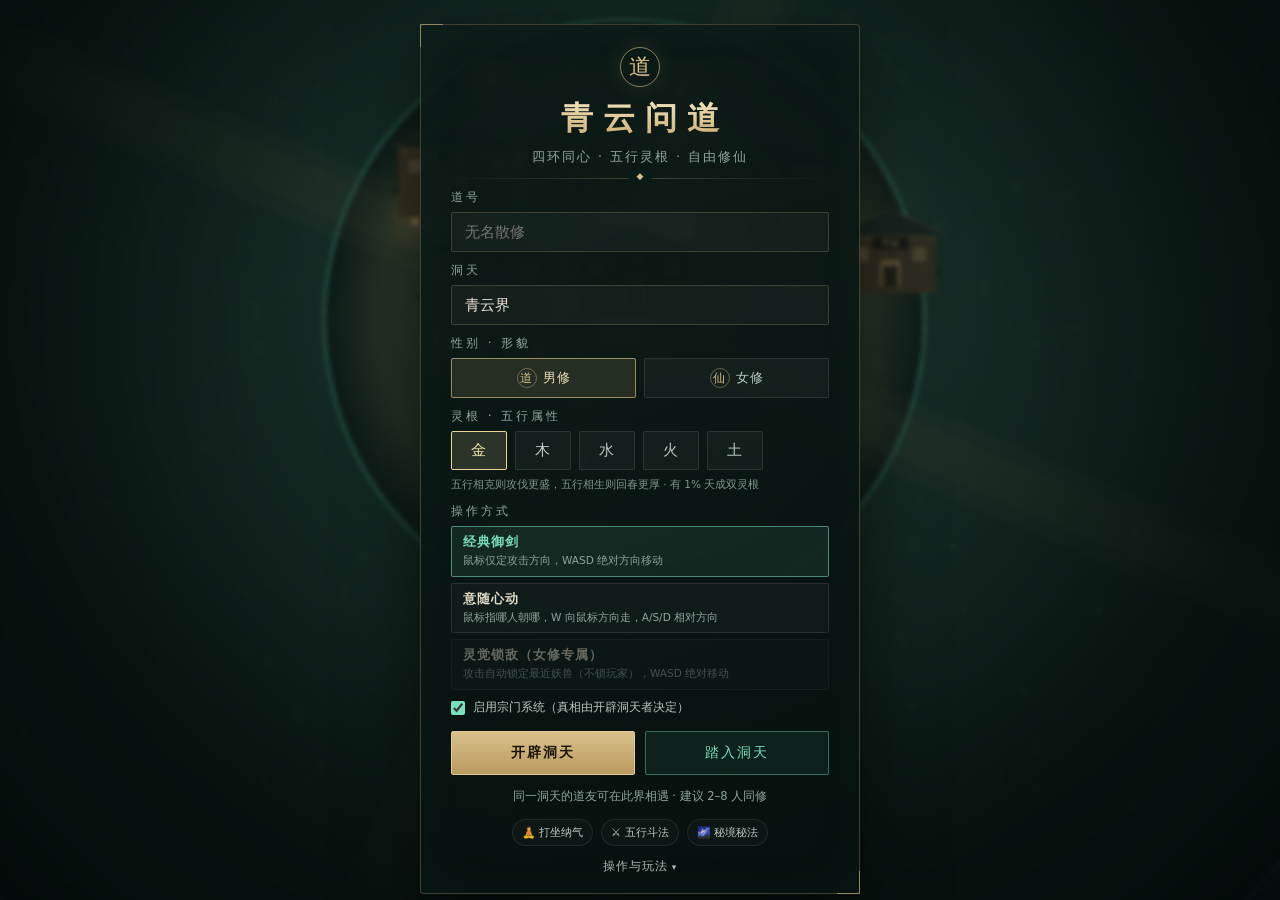
<file: world_new.html>
<!DOCTYPE html>
<html lang="zh-CN">
<head>
<meta charset="UTF-8">
<meta name="viewport" content="width=device-width, initial-scale=1.0, maximum-scale=1.0, user-scalable=no">
<title>青云问道 · 环形修仙界</title>
<style>
/* ============================================================
   青云问道 · 环形修仙界
   css/style.css — 全部界面样式
   ============================================================ */
:root{
  --ink:#07110f;
  --panel:rgba(9,21,19,.86);
  --panel-2:rgba(12,27,24,.94);
  --gold:#d9c08a;
  --gold-2:#f0dfb4;
  --jade:#79e0bd;
  --jade-2:#3ea88a;
  --text:#e9e5d8;
  --muted:#8ea59c;
  --danger:#e06b5a;
  --line:rgba(217,192,138,.26);
  --thunder:#c9b8ff;
}
*{box-sizing:border-box;margin:0;padding:0;-webkit-tap-highlight-color:transparent}
html,body{width:100%;height:100%;overflow:hidden;background:var(--ink);color:var(--text);
  font-family:system-ui,-apple-system,"PingFang SC","Microsoft YaHei",sans-serif}
canvas#game{position:fixed;inset:0;width:100%;height:100%;display:block;cursor:crosshair;
  will-change:transform;transform:translateZ(0);backface-visibility:hidden}
#vignette{position:fixed;inset:0;pointer-events:none;z-index:2;
  background:radial-gradient(ellipse at 50% 45%,transparent 45%,rgba(2,8,7,.55) 100%)}
.hidden{display:none!important}
button{font-family:inherit;cursor:pointer}
input{font-family:inherit}

/* ============ 登录 ============ */
#login{position:fixed;inset:0;z-index:40;display:flex;align-items:flex-start;justify-content:center;
  padding:24px;background:radial-gradient(ellipse at 50% 30%,rgba(10,30,26,.35),rgba(3,9,8,.82) 75%);
  backdrop-filter:blur(2px);overflow-y:auto}
.login-box{width:min(440px,100%);margin:auto 0;padding:22px 30px 18px;position:relative;
  background:linear-gradient(160deg,rgba(12,26,23,.94),rgba(7,17,15,.96));
  border:1px solid var(--line);border-radius:4px;
  box-shadow:0 24px 80px rgba(0,0,0,.6),inset 0 0 60px rgba(121,224,189,.03)}
.login-box:before,.login-box:after{content:"";position:absolute;width:22px;height:22px;border:1px solid var(--gold);opacity:.55}
.login-box:before{left:-1px;top:-1px;border-right:none;border-bottom:none}
.login-box:after{right:-1px;bottom:-1px;border-left:none;border-top:none}
.seal{width:40px;height:40px;margin:0 auto 10px;border:1px solid rgba(217,192,138,.6);border-radius:50%;
  display:flex;align-items:center;justify-content:center;color:var(--gold);font-size:22px;
  font-family:"Songti SC","STSong","Noto Serif CJK SC",serif;
  box-shadow:0 0 24px rgba(217,192,138,.12)}
#login h1{text-align:center;font-family:"Songti SC","STSong","Noto Serif CJK SC",serif;
  font-size:32px;font-weight:600;letter-spacing:10px;text-indent:10px;
  background:linear-gradient(180deg,#f4e7c3,#c9a96a);-webkit-background-clip:text;background-clip:text;color:transparent}
#login .sub{text-align:center;color:var(--muted);font-size:12.5px;letter-spacing:2px;margin-top:8px}
.divider{height:1px;margin:12px 0 10px;background:linear-gradient(90deg,transparent,var(--line),transparent);position:relative}
.divider:after{content:"◆";position:absolute;left:50%;top:-7px;transform:translateX(-50%);
  font-size:9px;color:var(--gold);background:#0a1a17;padding:0 8px}
.field{margin-bottom:10px}
.field label{display:block;font-size:12px;color:var(--muted);letter-spacing:3px;margin-bottom:6px}
.field input{width:100%;padding:10px 13px;background:rgba(255,255,255,.035);border:1px solid rgba(217,192,138,.2);
  border-radius:2px;color:var(--text);font-size:15px;outline:none;transition:.2s}
.field input:focus{border-color:rgba(121,224,189,.6);background:rgba(121,224,189,.05)}
.pick-row{display:flex;gap:8px}
.pick-row.wrap{flex-wrap:wrap}
.pick{flex:1;min-width:0;padding:9px 6px;font-size:12.5px;letter-spacing:1px;color:#b9c9c1;
  background:rgba(255,255,255,.035);border:1px solid rgba(255,255,255,.1);border-radius:2px;transition:.18s;
  display:flex;align-items:center;justify-content:center;gap:6px}
.pick .pg{width:20px;height:20px;border-radius:50%;display:flex;align-items:center;justify-content:center;
  font-family:"Songti SC",serif;font-size:12px;border:1px solid rgba(217,192,138,.4);color:var(--gold)}
.pick.active{color:var(--gold-2);border-color:rgba(217,192,138,.65);background:rgba(217,192,138,.13)}
.el-pick{flex:0 0 56px;font-family:"Songti SC",serif;font-size:15px}
.el-pick.active[data-el="metal"]{color:#f0e2a8;border-color:#e8d891;background:rgba(240,226,168,.14)}
.el-pick.active[data-el="wood"]{color:#8fe6b0;border-color:#7fe0a6;background:rgba(143,230,176,.13)}
.el-pick.active[data-el="water"]{color:#8fd8f0;border-color:#7fd0e8;background:rgba(143,216,240,.13)}
.el-pick.active[data-el="fire"]{color:#ff9a6a;border-color:#ff9a6a;background:rgba(255,154,106,.13)}
.el-pick.active[data-el="earth"]{color:#e0b98a;border-color:#d8b48a;background:rgba(224,185,138,.13)}
.ctrl-list{display:flex;flex-direction:column;gap:6px}
.ctrl{text-align:left;padding:7px 11px;border:1px solid rgba(255,255,255,.1);border-radius:2px;
  background:rgba(255,255,255,.03);color:#b9c9c1;transition:.18s}
.ctrl b{display:block;font-size:12.5px;color:#e3dcc9;font-weight:600;letter-spacing:1px}
.ctrl span{display:block;font-size:10.5px;color:var(--muted);margin-top:2px;line-height:1.5}
.ctrl.active{border-color:rgba(121,224,189,.55);background:rgba(121,224,189,.09)}
.ctrl.active b{color:var(--jade)}
.ctrl.muted{opacity:.42;cursor:not-allowed}
.tiny{font-size:10.5px;color:#7f958c;line-height:1.6;margin-top:6px}
.switch{display:flex;align-items:center;gap:8px;font-size:11.5px;color:#b9c7c0;margin:2px 0 4px}
.switch input{accent-color:#79e0bd;width:14px;height:14px}
.login-btns{display:flex;gap:10px;margin-top:16px}
.login-btns button{flex:1;padding:12px 8px;font-size:14px;letter-spacing:2px;border-radius:2px;transition:.18s;border:1px solid var(--line)}
#createBtn{background:linear-gradient(180deg,#d9c08a,#b99a5f);color:#1a1308;border-color:#e2cb99;font-weight:700}
#createBtn:hover{filter:brightness(1.08)}
#createBtn:disabled,#joinBtn:disabled{filter:grayscale(.5) brightness(.8);cursor:wait}
#joinBtn{background:rgba(121,224,189,.07);color:var(--jade);border-color:rgba(121,224,189,.4)}
#joinBtn:hover{background:rgba(121,224,189,.14)}
#loginTip{margin-top:12px;text-align:center;font-size:11.5px;color:var(--muted);line-height:1.7;min-height:20px}
.features{display:flex;justify-content:center;gap:8px;margin-top:12px;flex-wrap:wrap}
.features span{font-size:11px;color:#b9c9c1;border:1px solid rgba(255,255,255,.08);
  padding:5px 9px;border-radius:20px;background:rgba(255,255,255,.025)}
.help{margin-top:12px;font-size:12px;color:var(--muted)}
.help summary{cursor:pointer;text-align:center;list-style:none;color:#a9bbb3;letter-spacing:1px}
.help summary::-webkit-details-marker{display:none}
.help summary:after{content:" ▾";font-size:9px}
.help[open] summary:after{content:" ▴"}
.help .help-body{margin-top:10px;line-height:1.9;border-top:1px solid rgba(255,255,255,.06);padding-top:10px}
.help b{color:var(--gold);font-weight:600}

/* ============ HUD ============ */
#hud{position:fixed;inset:0;z-index:10;pointer-events:none}
#hud button,#hud input,#hud .panel,#hud .skill,#hud .float-btn,#hud #chatLog,#hud #onlineList,
#hud #mobileStick,#hud #mobileSkills,#hud #herbPanel{pointer-events:auto}
#topbar{position:absolute;top:0;left:0;right:0;height:56px;display:flex;align-items:center;
  justify-content:space-between;padding:0 16px;gap:12px;
  background:linear-gradient(180deg,rgba(4,12,10,.82),rgba(4,12,10,0))}
.brand{display:flex;align-items:center;gap:8px;min-width:0}
.logo{font-family:"Songti SC","STSong","Noto Serif CJK SC",serif;font-size:18px;letter-spacing:4px;
  color:var(--gold-2);white-space:nowrap;text-shadow:0 0 20px rgba(217,192,138,.25)}
.badge{font-size:11px;color:var(--jade);border:1px solid rgba(121,224,189,.35);
  padding:3px 8px;border-radius:20px;background:rgba(121,224,189,.07);white-space:nowrap}
.badge.el{color:var(--gold-2);border-color:rgba(217,192,138,.35);background:rgba(217,192,138,.08)}
.badge.devil{color:#d8c0ff;border-color:rgba(200,180,255,.55);background:rgba(200,180,255,.14);
  animation:devilPulse 1.6s infinite}
@keyframes devilPulse{0%,100%{box-shadow:0 0 0 rgba(200,180,255,0)}50%{box-shadow:0 0 14px rgba(200,180,255,.5)}}
.zone{display:flex;flex-direction:column;align-items:center;gap:2px;min-width:0}
#zoneName{font-size:14px;letter-spacing:3px;color:#e6ddc6;white-space:nowrap}
#zoneDensity{font-size:10.5px;color:var(--muted);letter-spacing:1px}
.stats{display:flex;align-items:center;gap:12px;font-size:12px;color:var(--muted);white-space:nowrap}
.stats b{color:var(--gold-2);font-weight:600;font-variant-numeric:tabular-nums}
.icon-btn{width:30px;height:30px;border-radius:50%;border:1px solid rgba(255,255,255,.12);
  background:rgba(255,255,255,.04);color:#cfd9d4;font-size:13px;display:flex;align-items:center;justify-content:center}
.icon-btn:hover{background:rgba(255,255,255,.09)}

/* 任务 */
#questPanel{position:absolute;left:14px;top:70px;width:206px;padding:12px 13px;
  background:var(--panel);border:1px solid var(--line);border-radius:3px;backdrop-filter:blur(6px)}
.panel-title{font-size:11px;letter-spacing:3px;color:var(--gold);margin-bottom:9px;
  display:flex;align-items:center;gap:6px}
.panel-title:after{content:"";flex:1;height:1px;background:linear-gradient(90deg,var(--line),transparent)}
#questList{list-style:none;display:flex;flex-direction:column;gap:8px}
#questList li{font-size:11.5px;line-height:1.5;color:#c3d0c9;padding-left:16px;position:relative}
#questList li:before{content:"○";position:absolute;left:0;top:0;color:#5c746b;font-size:10px}
#questList li.done{color:#6f857c;text-decoration:line-through}
#questList li.done:before{content:"✓";color:var(--jade)}
#questList li b{display:block;color:#e3dcc9;font-weight:500;font-size:12px;margin-bottom:1px}
#questList li.done b{color:#7d9188}

/* 右侧 */
#rightCol{position:absolute;right:14px;top:70px;width:188px;display:flex;flex-direction:column;gap:10px}
.mini-wrap{position:relative;background:var(--panel);border:1px solid var(--line);border-radius:3px;padding:6px}
#minimap{width:100%;height:auto;display:block;border-radius:2px;background:#081512}
.mini-label{text-align:center;font-size:10px;color:var(--muted);letter-spacing:2px;margin-top:5px}
.online-panel{padding:10px 12px;max-height:32vh;overflow:hidden}
#onlineList{list-style:none;display:flex;flex-direction:column;gap:7px;max-height:26vh;overflow-y:auto}
#onlineList li{font-size:11.5px;display:flex;align-items:center;gap:6px;color:#c9d5cf}
#onlineList .dot{width:5px;height:5px;border-radius:50%;background:var(--jade);flex:none;box-shadow:0 0 6px var(--jade)}
#onlineList .nm{flex:1;overflow:hidden;text-overflow:ellipsis;white-space:nowrap}
#onlineList .rl{font-size:9.5px;color:var(--muted);white-space:nowrap}
#onlineList li.me .nm{color:var(--gold-2)}
#onlineList .eb{font-size:9px;padding:0 4px;border-radius:6px;border:1px solid rgba(255,255,255,.14)}
.sect-card{padding:10px 12px}
.sect-line{font-size:13px;color:var(--gold-2);letter-spacing:2px}
.sect-sub{font-size:10.5px;color:var(--muted);margin-top:4px;line-height:1.6}
.sect-tip{font-size:10px;color:#7f958c;margin-top:6px}

/* 左下：状态 + 聊天 */
#bottomLeft{position:absolute;left:14px;bottom:14px;width:310px;display:flex;flex-direction:column;gap:8px}
.vitals{padding:9px 12px;background:var(--panel);border:1px solid var(--line);border-radius:3px}
.bar-row{display:flex;align-items:center;gap:8px;margin:4px 0}
.bar-row .lb{font-size:9.5px;color:var(--muted);width:26px;letter-spacing:1px;flex:none}
.bar{flex:1;height:8px;background:rgba(255,255,255,.07);border-radius:5px;overflow:hidden;position:relative}
.bar i{display:block;height:100%;width:100%;transition:width .18s linear;border-radius:5px}
.bar.hp i{background:linear-gradient(90deg,#a83b32,#e06b5a)}
.bar.mp i{background:linear-gradient(90deg,#2c6f9e,#69c7e8)}
.bar.exp i{background:linear-gradient(90deg,#8a6a2f,#e8cf8a)}
.bar.gr i{background:linear-gradient(90deg,#5a3f7a,#c9b8ff)}
.bar-row .num{font-size:9.5px;color:#b9c7c0;width:64px;text-align:right;font-variant-numeric:tabular-nums;flex:none}
.chat{background:var(--panel);border:1px solid var(--line);border-radius:3px;overflow:hidden;backdrop-filter:blur(6px)}
#chatLog{height:110px;overflow-y:auto;padding:8px 10px;font-size:11.5px;line-height:1.65;color:#c6d2cc;
  display:flex;flex-direction:column;gap:2px;scrollbar-width:thin}
#chatLog .cm b{color:var(--jade);font-weight:500}
#chatLog .cm.self b{color:var(--gold)}
#chatLog .sys{color:#7f958c;font-style:italic;font-size:10.5px}
#chatLog .sys.gold{color:var(--gold);font-style:normal}
.chat-input{display:flex;border-top:1px solid rgba(255,255,255,.07)}
#chatInput{flex:1;min-width:0;background:transparent;border:none;outline:none;color:var(--text);
  font-size:12px;padding:8px 10px}
#chatInput::placeholder{color:#63776f}
#chatSend{background:transparent;border:none;border-left:1px solid rgba(255,255,255,.07);
  color:var(--jade);font-size:11.5px;padding:0 12px;letter-spacing:1px}
#chatSend:hover{background:rgba(121,224,189,.08)}
.chat-tools{display:flex;border-top:1px solid rgba(255,255,255,.06)}
.chat-tools button{flex:1;background:transparent;border:none;border-right:1px solid rgba(255,255,255,.05);
  color:#8fa39a;font-size:10px;padding:5px 0;letter-spacing:1px;white-space:nowrap}
.chat-tools button:hover{color:var(--gold);background:rgba(217,192,138,.08)}
#giftBtn{color:#e8cf8a;flex:1.2}
#giftList .gift-empty{font-size:11px;color:var(--muted);text-align:center;padding:18px 0}
#giftList .gbtn{padding:4px 7px;font-size:10px;border:1px solid rgba(217,192,138,.35);
  background:rgba(217,192,138,.1);color:#e8cf8a;border-radius:2px;margin-left:2px}
#giftList .gbtn:disabled{opacity:.35;border-color:rgba(255,255,255,.12);background:transparent;color:#7e9188}

/* 草药面板 */
#herbPanel{position:absolute;right:14px;bottom:96px;width:188px;padding:9px 10px;
  background:var(--panel);border:1px solid var(--line);border-radius:3px}
#herbPanel .panel-title{margin-bottom:6px}
.herb-row{display:flex;gap:4px;flex-wrap:wrap}
.herb-chip{font-size:10.5px;padding:2px 6px;border-radius:10px;border:1px solid rgba(255,255,255,.12);
  background:rgba(255,255,255,.04);color:#cfd9d4}
.herb-chip.zero{opacity:.35}
.herb-chip[data-el="metal"]{color:#f0e2a8}
.herb-chip[data-el="wood"]{color:#8fe6b0}
.herb-chip[data-el="water"]{color:#8fd8f0}
.herb-chip[data-el="fire"]{color:#ff9a6a}
.herb-chip[data-el="earth"]{color:#e0b98a}
.herb-chip[data-el="thunder"]{color:#c9b8ff;border-color:rgba(200,180,255,.45)}
.herb-tip{font-size:9.5px;color:#7f958c;margin-top:6px;line-height:1.5}

/* 技能栏 */
#skillDock{position:absolute;left:50%;bottom:14px;transform:translateX(-50%);
  display:flex;gap:7px;align-items:flex-end;flex-wrap:wrap;justify-content:center;max-width:min(94vw,760px)}
.skill{width:50px;height:50px;position:relative;border:1px solid rgba(217,192,138,.28);border-radius:6px;
  background:linear-gradient(160deg,rgba(20,40,35,.95),rgba(8,18,16,.95));
  display:flex;flex-direction:column;align-items:center;justify-content:center;gap:1px;
  box-shadow:0 4px 14px rgba(0,0,0,.35);transition:.15s;user-select:none}
.skill:hover{border-color:rgba(121,224,189,.55);transform:translateY(-2px)}
.skill .ic{font-size:17px;line-height:1}
.skill .nm{font-size:8.5px;color:#aebfb7;letter-spacing:.5px;white-space:nowrap;transform:scale(.94)}
.skill .key{position:absolute;top:-6px;left:-4px;font-size:8.5px;color:#0b1613;background:var(--gold);
  padding:1px 4px;border-radius:8px;font-weight:700;line-height:1.3}
.skill .cd{position:absolute;inset:0;background:rgba(0,0,0,.68);border-radius:5px;
  display:none;align-items:center;justify-content:center;font-size:13px;color:#fff;font-variant-numeric:tabular-nums}
.skill.cooling .cd{display:flex}
.skill.basic{width:58px;height:58px;border-color:rgba(217,192,138,.5)}
.skill.basic .ic{font-size:21px}
.skill.no-mp{filter:grayscale(.55) brightness(.72)}
.skill.secret{border-color:rgba(200,180,255,.55);box-shadow:0 0 12px rgba(200,180,255,.18)}
.skill.sect{border-color:rgba(121,224,189,.55);box-shadow:0 0 12px rgba(121,224,189,.16)}
.skill.locked{opacity:.35}

/* 坊市按钮 */
.float-btn{position:absolute;right:16px;bottom:210px;padding:8px 13px;font-size:11.5px;letter-spacing:2px;
  background:rgba(217,192,138,.12);border:1px solid rgba(217,192,138,.45);color:var(--gold-2);border-radius:3px}
.float-btn:hover{background:rgba(217,192,138,.22)}

/* 提示条 */
#hintBar{position:absolute;left:50%;bottom:82px;transform:translateX(-50%);
  padding:5px 14px;font-size:11.5px;letter-spacing:1px;color:#e9e2cd;
  background:rgba(8,20,17,.9);border:1px solid rgba(217,192,138,.35);border-radius:20px;white-space:nowrap}

/* 移动端 */
#mobileStick{display:none;position:absolute;left:18px;bottom:18px;width:112px;height:112px;
  border-radius:50%;border:1px solid rgba(121,224,189,.22);background:rgba(5,15,13,.42);touch-action:none}
#mobileStick .knob{position:absolute;left:50%;top:50%;width:44px;height:44px;margin:-22px 0 0 -22px;
  border-radius:50%;background:rgba(121,224,189,.22);border:1px solid rgba(121,224,189,.5)}
#mobileSkills{display:none;position:absolute;right:10px;bottom:10px;width:150px;
  grid-template-columns:repeat(3,46px);gap:6px}
#mobileSkills .ms{width:46px;height:46px;border-radius:50%;border:1px solid rgba(217,192,138,.4);
  background:rgba(10,24,21,.82);color:#e8dfc9;font-size:15px;display:flex;align-items:center;justify-content:center;
  touch-action:none;user-select:none;position:relative}
#mobileSkills .ms:active{background:rgba(121,224,189,.2)}
#mobileSkills .ms .mk{position:absolute;bottom:-1px;right:1px;font-size:8px;color:var(--gold)}

/* 弹窗 */
#shopPanel,#sectPanel,#giftPanel{position:fixed;left:50%;top:50%;transform:translate(-50%,-50%);z-index:30;
  width:min(390px,92vw);max-height:82vh;overflow-y:auto;
  background:rgba(10,22,19,.985);border:1px solid var(--line);border-radius:4px;padding:20px;
  box-shadow:0 20px 70px rgba(0,0,0,.6);backdrop-filter:blur(8px)}
#shopPanel h3,#sectPanel h3,#giftPanel h3{font-family:"Songti SC","STSong",serif;font-size:19px;letter-spacing:4px;color:var(--gold-2);
  text-align:center;margin-bottom:4px}
.shop-sub,.sect-sub{text-align:center;font-size:10.5px;color:var(--muted);margin-bottom:14px}
.shop-item{display:flex;align-items:center;gap:10px;padding:9px 0;border-bottom:1px solid rgba(255,255,255,.06)}
.shop-item .si{font-size:20px;width:28px;text-align:center}
.shop-item .info{flex:1}
.shop-item .t{font-size:12.5px;color:#e3dcc9}
.shop-item .d{font-size:10.5px;color:var(--muted);margin-top:2px}
.shop-item button{padding:6px 10px;font-size:11px;border:1px solid rgba(217,192,138,.4);
  background:rgba(217,192,138,.08);color:var(--gold-2);border-radius:2px;white-space:nowrap}
.shop-item button:hover{background:rgba(217,192,138,.2)}
#shopClose,#sectClose,#giftClose{width:100%;margin-top:14px;padding:9px;background:transparent;border:1px solid rgba(255,255,255,.14);
  color:#b9c7c0;font-size:12px;border-radius:2px}
#shopClose:hover,#sectClose:hover,#giftClose:hover{background:rgba(255,255,255,.06)}
.peak-item{display:flex;align-items:center;gap:10px;padding:10px 0;border-bottom:1px solid rgba(255,255,255,.06)}
.peak-item .pi{flex:1}
.peak-item .pt{font-size:13px;color:#e8e2cf}
.peak-item .pd{font-size:10.5px;color:var(--muted);margin-top:2px}
.peak-item .pdens{font-size:10.5px;color:var(--jade);white-space:nowrap}
.peak-item button{padding:6px 11px;font-size:11px;border:1px solid rgba(121,224,189,.4);
  background:rgba(121,224,189,.08);color:var(--jade);border-radius:2px}

#toasts{position:fixed;left:50%;top:74px;transform:translateX(-50%);z-index:35;
  display:flex;flex-direction:column;align-items:center;gap:7px;pointer-events:none}
.toast{padding:7px 16px;font-size:12px;letter-spacing:1px;color:#eee6d2;
  background:rgba(8,20,17,.92);border:1px solid rgba(217,192,138,.3);border-radius:2px;
  animation:toastIn .25s ease,toastOut .35s ease 2.6s forwards;max-width:80vw;text-align:center}
.toast.gold{color:var(--gold-2);border-color:rgba(217,192,138,.6)}
.toast.jade{color:var(--jade);border-color:rgba(121,224,189,.5)}
.toast.thunder{color:#d8c8ff;border-color:rgba(200,180,255,.65);background:rgba(24,18,40,.94)}
@keyframes toastIn{from{opacity:0;transform:translateY(-8px)}to{opacity:1;transform:none}}
@keyframes toastOut{to{opacity:0;transform:translateY(-6px)}}

#tribOverlay{position:fixed;inset:0;z-index:26;pointer-events:none;
  background:radial-gradient(ellipse at 50% 40%,rgba(60,40,110,.28),rgba(4,3,10,.55));
  display:flex;align-items:center;justify-content:center;animation:tribFlash 1.2s infinite}
@keyframes tribFlash{0%,100%{background-color:rgba(30,20,60,0)}12%{background-color:rgba(180,160,255,.14)}}
#tribOverlay .trib-box{text-align:center}
#tribOverlay h2{font-family:"Songti SC",serif;font-size:30px;letter-spacing:8px;color:#d8c8ff;text-shadow:0 0 24px rgba(200,180,255,.7)}
#tribOverlay p{font-size:11.5px;color:#b0a8c8;margin-top:8px;letter-spacing:2px}
#tribOverlay .trib-count{font-size:40px;color:#f0e8ff;margin-top:10px;font-weight:700;
  text-shadow:0 0 20px rgba(200,180,255,.9)}
#deathOverlay{position:fixed;inset:0;z-index:25;display:flex;align-items:center;justify-content:center;
  background:radial-gradient(ellipse,rgba(20,4,4,.55),rgba(2,6,5,.88));pointer-events:none}
#deathOverlay .dbox{text-align:center}
#deathOverlay h2{font-family:"Songti SC","STSong",serif;font-size:30px;letter-spacing:8px;color:#d8a08e;margin-bottom:10px}
#deathOverlay p{font-size:12px;color:#b9a49c;letter-spacing:2px}
#disconnect{position:fixed;inset:0;z-index:45;display:flex;align-items:center;justify-content:center;
  background:rgba(3,9,8,.9);backdrop-filter:blur(4px);flex-direction:column;gap:14px}
#disconnect h2{font-family:"Songti SC","STSong",serif;font-size:24px;letter-spacing:5px;color:var(--gold)}
#disconnect p{font-size:12px;color:var(--muted)}
#disconnect button{padding:9px 22px;background:rgba(217,192,138,.12);border:1px solid var(--line);
  color:var(--gold-2);font-size:12px;letter-spacing:2px;border-radius:2px}

/* 滚动条 */
::-webkit-scrollbar{width:4px;height:4px}
::-webkit-scrollbar-thumb{background:rgba(217,192,138,.22);border-radius:2px}
::-webkit-scrollbar-track{background:transparent}

@media (max-width:900px){
  #questPanel{display:none}
  #rightCol{width:126px;top:62px;right:10px}
  #onlineList{max-height:18vh}
  #herbPanel{display:none}
  #bottomLeft{width:calc(100vw - 300px);bottom:132px;left:12px;min-width:190px}
  #chatLog{height:66px}
  #chat-input{display:none}
  #skillDock{display:none}
  #mobileStick,#mobileSkills{display:grid}
  #topbar{padding:0 8px;height:50px;gap:6px}
  .logo{font-size:14px;letter-spacing:2px}
  .stats{gap:7px;font-size:10px}
  .stats span:nth-child(4){display:none}
  #zoneName{font-size:11.5px}
  #zoneDensity{font-size:9.5px}
  .float-btn{bottom:auto;top:60px;right:10px}
  .vitals{padding:6px 9px}
  .bar-row{margin:2px 0}
  #login{padding:12px}
  .login-box{padding:22px 18px 18px}
  #login h1{font-size:30px}
  .zone{display:none}
}
@media (max-width:560px){
  #bottomLeft{width:calc(100vw - 24px);bottom:158px}
  #rightCol{width:104px}
  #chatLog{height:56px}
}

/* 隐藏挂：面具入口与面板 */
#maskBtn{position:absolute;right:14px;bottom:56px;width:34px;height:34px;font-size:16px}
#cheatPanel{position:absolute;right:14px;bottom:100px;width:224px;padding:12px 13px;
  background:var(--panel-2);border:1px solid var(--line);border-radius:3px;backdrop-filter:blur(6px);z-index:12}
.cheat-sec{font-size:10.5px;letter-spacing:2px;color:var(--muted);margin:8px 0 6px}
.cheat-row{display:flex;flex-wrap:wrap;gap:6px;margin-bottom:6px}
.cheat-chip{padding:6px 10px;font-size:11.5px;border:1px solid rgba(255,255,255,.12);border-radius:2px;
  background:rgba(255,255,255,.04);color:#b9c9c1;cursor:pointer}
.cheat-chip.active{color:var(--gold-2);border-color:rgba(217,192,138,.6);background:rgba(217,192,138,.13)}
.cheat-chip.locked{color:#d8c0ff;border-color:rgba(200,180,255,.55);background:rgba(200,180,255,.12)}

/* ============ 设置面板 / 新手教程 ============ */
#settingsPanel{position:fixed;left:50%;top:50%;transform:translate(-50%,-50%);z-index:31;
  width:min(430px,92vw);max-height:84vh;overflow-y:auto;
  background:var(--panel-2);border:1px solid var(--line);border-radius:4px;padding:20px;
  box-shadow:0 20px 70px rgba(0,0,0,.6)}
#settingsPanel h3{font-family:"Songti SC","STSong",serif;font-size:19px;letter-spacing:4px;color:var(--gold-2);
  text-align:center;margin-bottom:4px}
#settingsPanel .shop-sub{text-align:center;font-size:10.5px;color:var(--muted);margin-bottom:6px}
.set-sec{display:flex;align-items:center;gap:8px;font-size:10.5px;letter-spacing:2px;color:var(--gold);margin:14px 0 8px}
.set-sec:after{content:"";flex:1;height:1px;background:linear-gradient(90deg,var(--line),transparent)}
.set-sec .set-tip{letter-spacing:0;color:var(--muted);font-size:10px}
.ctrl-opt{display:flex;align-items:center;gap:10px;padding:9px 10px;margin-bottom:6px;cursor:pointer;
  border:1px solid rgba(255,255,255,.1);border-radius:3px;background:rgba(255,255,255,.03)}
.ctrl-opt.active{border-color:rgba(121,224,189,.55);background:rgba(121,224,189,.09)}
.ctrl-opt.muted{opacity:.45;cursor:not-allowed}
.ctrl-opt .co-t{font-size:12.5px;color:#e3dcc9}
.ctrl-opt .co-d{font-size:10.5px;color:var(--muted);margin-top:2px}
.ctrl-opt .co-dot{width:9px;height:9px;border-radius:50%;border:1px solid rgba(217,192,138,.5);flex:0 0 auto}
.ctrl-opt.active .co-dot{background:var(--jade);border-color:var(--jade);box-shadow:0 0 8px rgba(121,224,189,.6)}
.bind-row{display:flex;align-items:center;justify-content:space-between;gap:10px;padding:6px 0;
  border-bottom:1px solid rgba(255,255,255,.05)}
.bind-row .bn{font-size:12px;color:#c3d0c9}
.bind-row .bk{min-width:76px;padding:5px 10px;font-size:11.5px;font-family:ui-monospace,Menlo,monospace;
  border:1px solid rgba(217,192,138,.35);background:rgba(217,192,138,.07);color:var(--gold-2);border-radius:3px}
.bind-row .bk:hover{background:rgba(217,192,138,.18)}
.bind-row .bk.waiting{border-color:rgba(200,180,255,.75);color:#d8c8ff;background:rgba(200,180,255,.12);
  animation:waitPulse 1s infinite}
@keyframes waitPulse{0%,100%{opacity:1}50%{opacity:.5}}
.set-row{display:flex;align-items:center;gap:10px;padding:9px 0;border-bottom:1px solid rgba(255,255,255,.06)}
.set-row .info{flex:1}
.set-row .t{font-size:12.5px;color:#e3dcc9}
.set-row .d{font-size:10.5px;color:var(--muted);margin-top:2px}
.set-row button{padding:6px 11px;font-size:11px;border:1px solid rgba(217,192,138,.4);
  background:rgba(217,192,138,.08);color:var(--gold-2);border-radius:2px;white-space:nowrap}
#settingsClose{width:100%;margin-top:14px;padding:9px;background:transparent;border:1px solid rgba(255,255,255,.14);
  color:#b9c7c0;font-size:12px;border-radius:2px}
#settingsClose:hover{background:rgba(255,255,255,.06)}

#tutorialBox{position:fixed;left:50%;top:86px;transform:translateX(-50%);z-index:24;
  width:min(430px,92vw);padding:14px 16px 12px;backdrop-filter:blur(4px);
  background:linear-gradient(160deg,rgba(12,26,23,.95),rgba(6,15,13,.96));
  border:1px solid rgba(217,192,138,.45);border-radius:4px;box-shadow:0 14px 44px rgba(0,0,0,.5)}
#tutorialBox:before{content:"";position:absolute;left:0;right:0;top:0;height:2px;
  background:linear-gradient(90deg,transparent,var(--gold),transparent)}
.tu-head{display:flex;align-items:center;justify-content:space-between;margin-bottom:8px}
.tu-badge{font-size:10px;letter-spacing:2px;color:var(--gold);border:1px solid rgba(217,192,138,.4);
  padding:2px 8px;border-radius:10px}
.tu-step{font-size:10.5px;color:var(--muted);font-variant-numeric:tabular-nums}
#tutorialBox h4{font-family:"Songti SC","STSong",serif;font-size:16px;letter-spacing:2px;color:var(--gold-2);margin-bottom:6px}
#tutorialBox p{font-size:12px;line-height:1.85;color:#bfd0c8;min-height:52px}
.tu-btns{display:flex;gap:8px;margin-top:10px}
.tu-btns button{flex:1;padding:7px;font-size:11.5px;border-radius:2px;
  border:1px solid rgba(255,255,255,.14);background:transparent;color:#b9c7c0}
.tu-btns button.primary{border-color:rgba(217,192,138,.55);background:rgba(217,192,138,.14);color:var(--gold-2)}
.tu-btns button.skip{flex:0 0 76px;color:var(--muted)}
#tutorialBox.flash{animation:tuFlash .5s ease}
@keyframes tuFlash{0%{box-shadow:0 0 0 rgba(217,192,138,0)}50%{box-shadow:0 0 28px rgba(217,192,138,.45)}100%{box-shadow:0 14px 44px rgba(0,0,0,.5)}}
.ach-row{display:flex;align-items:center;gap:10px;padding:7px 10px;border-bottom:1px solid rgba(255,255,255,.06);color:#8fa39a}
.ach-row.on{color:#dfeade}
.ach-row .info{flex:1;min-width:0}
.ach-row .it{font-size:11.5px}
.ach-row .id{font-size:10px;color:#6f837a;white-space:nowrap;overflow:hidden;text-overflow:ellipsis}
.ach-row .id b{color:var(--gold);font-weight:400}
.ach-row.on .it:before{content:"✓ ";color:var(--gold)}
.ach-row button{padding:4px 9px;font-size:10.5px;border-radius:2px;border:1px solid rgba(217,192,138,.4);
  background:rgba(217,192,138,.12);color:var(--gold-2)}
.ach-row button:disabled{border-color:rgba(255,255,255,.12);background:transparent;color:#5d7168}
@media (max-width:560px){
  #tutorialBox{top:84px;width:calc(100vw - 24px)}
  #settingsPanel{max-height:78vh}
  #topbar .stats>span:nth-child(5),#topbar .stats>span:nth-child(6){display:none}
}

</style>
</head>
<body>
<canvas id="game"></canvas>
<div id="vignette"></div>

<!-- ================= HUD ================= -->
<div id="hud" class="hidden">
  <header id="topbar">
    <div class="brand">
      <span class="logo">青云问道</span>
      <span class="badge" id="realmBadge">炼气一层</span>
      <span class="badge el" id="rootBadge">火灵根</span>
      <span class="badge devil hidden" id="stateBadge">魔鬼</span>
    </div>
    <div class="zone">
      <span id="zoneName">第一环 · 青云村</span>
      <span id="zoneDensity">灵气 ×1.0 · 安全</span>
    </div>
    <div class="stats">
      <span>灵石 <b id="stones">0</b></span>
      <span>草药 <b id="herbs">0</b></span>
      <span>煞气 <b id="grudgeNum">0</b></span>
      <span>碎片 <b id="shards">0</b></span>
      <span>在线 <b id="online">1</b></span>
      <span id="ping">-- ms</span>
      <button class="icon-btn" id="settingBtn" title="设置 · 键位与操作方式（O）">⚙</button>
      <button class="icon-btn" id="muteBtn" title="音效开关">🔊</button>
    </div>
  </header>

  <aside id="questPanel">
    <div class="panel-title">修行指引</div>
    <ul id="questList"></ul>
  </aside>

  <aside id="rightCol">
    <div class="mini-wrap">
      <canvas id="minimap" width="360" height="270"></canvas>
      <div class="mini-label">青云界 · 四环舆图</div>
    </div>
    <div class="panel online-panel">
      <div class="panel-title">在线道友</div>
      <ul id="onlineList"></ul>
    </div>
    <div class="panel sect-card hidden" id="sectCard">
      <div class="panel-title">宗门</div>
      <div class="sect-line"><b id="sectName">—</b></div>
      <div class="sect-sub" id="sectPeakInfo">—</div>
      <div class="sect-tip">按 K 退宗</div>
    </div>
  </aside>

  <div id="bottomLeft">
    <div class="vitals">
      <div class="bar-row"><span class="lb">气血</span><div class="bar hp"><i id="hpBar"></i></div><span class="num" id="hpNum">100/100</span></div>
      <div class="bar-row"><span class="lb">灵力</span><div class="bar mp"><i id="mpBar"></i></div><span class="num" id="mpNum">100/100</span></div>
      <div class="bar-row"><span class="lb">修为</span><div class="bar exp"><i id="expBar"></i></div><span class="num" id="expNum">0/100</span></div>
      <div class="bar-row"><span class="lb">煞气</span><div class="bar gr"><i id="grudgeBar"></i></div><span class="num" id="grudgeText">0/100</span></div>
    </div>
    <div class="chat">
      <div id="chatLog"></div>
      <div class="chat-input">
        <input id="chatInput" maxlength="80" placeholder="传音入密…（Enter 发送）">
        <button id="chatSend">发送</button>
      </div>
      <div class="chat-tools">
        <button class="emote-btn" data-emote="作揖">作揖</button>
        <button class="emote-btn" data-emote="抱拳">抱拳</button>
        <button class="emote-btn" data-emote="挥手">挥手</button>
        <button class="emote-btn" data-emote="鼓掌">鼓掌</button>
        <button class="emote-btn" data-emote="大笑">大笑</button>
        <button id="giftBtn">赠礼</button>
      </div>
    </div>
  </div>

  <div id="herbPanel" class="panel"></div>

  <div id="hintBar" class="hidden"></div>

  <div id="skillDock"></div>

  <button class="float-btn hidden" id="shopBtn">坊市 · F</button>

  <div id="mobileStick"><div class="knob"></div></div>
  <div id="mobileSkills"></div>
</div>

<!-- ================= 登录 ================= -->
<div id="login">
  <div class="login-box">
    <div class="seal">道</div>
    <h1>青云问道</h1>
    <p class="sub">四环同心 · 五行灵根 · 自由修仙</p>
    <div class="divider"></div>
    <div class="field">
      <label>道号</label>
      <input id="nameInput" maxlength="10" placeholder="无名散修" autocomplete="off">
    </div>
    <div class="field">
      <label>洞天</label>
      <input id="roomInput" maxlength="16" value="青云界" placeholder="青云界" autocomplete="off">
    </div>

    <div class="field">
      <label>性别 · 形貌</label>
      <div class="pick-row" id="genderPick">
        <button class="pick active" data-gender="male"><span class="pg">道</span>男修</button>
        <button class="pick" data-gender="female"><span class="pg">仙</span>女修</button>
      </div>
    </div>

    <div class="field">
      <label>灵根 · 五行属性</label>
      <div class="pick-row wrap" id="rootPick">
        <button class="pick el-pick active" data-el="metal">金</button>
        <button class="pick el-pick" data-el="wood">木</button>
        <button class="pick el-pick" data-el="water">水</button>
        <button class="pick el-pick" data-el="fire">火</button>
        <button class="pick el-pick" data-el="earth">土</button>
      </div>
      <p class="tiny" id="rootNote">五行相克则攻伐更盛，五行相生则回春更厚 · 有 1% 天成双灵根</p>
    </div>

    <div class="field">
      <label>操作方式</label>
      <div class="ctrl-list" id="ctrlPick">
        <button class="ctrl active" data-ctrl="classic">
          <b>经典御剑</b><span>鼠标仅定攻击方向，WASD 绝对方向移动</span>
        </button>
        <button class="ctrl" data-ctrl="facing">
          <b>意随心动</b><span>鼠标指哪人朝哪，W 向鼠标方向走，A/S/D 相对方向</span>
        </button>
        <button class="ctrl" data-ctrl="lockon" id="lockCtrl">
          <b>灵觉锁敌（女修专属）</b><span>攻击自动锁定最近妖兽（不锁玩家），WASD 绝对移动</span>
        </button>
      </div>
    </div>

    <label class="switch"><input type="checkbox" id="sectToggle" checked> 启用宗门系统（真相由开辟洞天者决定）</label>

    <div class="login-btns">
      <button id="createBtn">开辟洞天</button>
      <button id="joinBtn">踏入洞天</button>
    </div>
    <p id="loginTip">同一洞天的道友可在此界相遇 · 建议 2–8 人同修</p>
    <div class="features"><span>🧘 打坐纳气</span><span>⚔️ 五行斗法</span><span>🌌 秘境秘法</span></div>
    <details class="help">
      <summary>操作与玩法</summary>
      <div class="help-body" id="helpBody"></div>
    </details>
  </div>
</div>

<!-- ================= 坊市 ================= -->
<div id="shopPanel" class="hidden">
  <h3>青云坊市</h3>
  <div class="shop-sub">丹香浮动 · 童叟无欺</div>
  <div class="shop-item">
    <div class="si">💊</div>
    <div class="info"><div class="t">回春丹</div><div class="d">服用后回复 60% 气血 · 按 U 使用</div></div>
    <button data-buy="heal">60 灵石</button>
  </div>
  <div class="shop-item">
    <div class="si">🔮</div>
    <div class="info"><div class="t">聚气丹</div><div class="d">服用后获得 180 修为 · 按 J 使用</div></div>
    <button data-buy="exp">90 灵石</button>
  </div>
  <div class="shop-item">
    <div class="si">🌿</div>
    <div class="info"><div class="t">出售草药</div><div class="d">每株 15 灵石，雷草每株 60 灵石</div></div>
    <button data-buy="sellherb">全部出售</button>
  </div>
  <div class="shop-sub" style="margin-top:14px">法宝炼制 · 3 碎片 + 200 灵石，一人只可佩一件</div>
  <div id="artList"></div>
  <button id="shopClose">离开坊市</button>
</div>

<!-- ================= 赠礼 ================= -->
<div id="giftPanel" class="hidden">
  <h3>赠 礼</h3>
  <div class="shop-sub">把丹药与法宝碎片送给同洞天道友</div>
  <div id="giftList"></div>
  <button id="giftClose">关 闭</button>
</div>

<!-- ================= 宗门加入 ================= -->
<div id="sectPanel" class="hidden">
  <h3 id="sectPanelTitle">宗门试炼</h3>
  <div class="shop-sub" id="sectPanelSub">择一山头拜入</div>
  <div id="sectPeakList"></div>
  <button id="sectClose">再想想</button>
</div>

<!-- ================= 设置（键位绑定 / 操作方式 / 教程） ================= -->
<div id="settingsPanel" class="hidden">
  <h3>设 置</h3>
  <p class="shop-sub">操作方式 · 键位绑定 · 新手教程</p>

  <div class="set-sec">操作方式</div>
  <div id="ctrlOptions"></div>

  <div class="set-sec">战斗</div>
  <div class="set-row">
    <div class="info"><div class="t">友伤</div><div class="d">关闭时群攻、飞剑不会伤到身边道友，切磋不受影响</div></div>
    <button id="ffToggle">关闭</button>
  </div>

  <div class="set-sec">教程与按键</div>
  <div class="set-row">
    <div class="info"><div class="t">重看新手教程</div><div class="d">从第一步重新阅读操作引导</div></div>
    <button id="replayTut">重看</button>
  </div>
  <div class="set-row">
    <div class="info"><div class="t">恢复默认键位</div><div class="d">把所有按键还原为初始设置</div></div>
    <button id="resetBinds">恢复</button>
  </div>

  <div class="set-sec">称号与成就<span class="set-tip">达成成就自动获称号，可任选其一佩戴</span></div>
  <div id="achList"></div>

  <div class="set-sec">键位绑定<span class="set-tip">点按键后按新键，Esc 取消</span></div>
  <div id="bindList"></div>

  <button id="settingsClose">关 闭</button>
</div>

<!-- ================= 新手教程 ================= -->
<div id="tutorialBox" class="hidden">
  <div class="tu-head">
    <span class="tu-badge">新手教程</span>
    <span class="tu-step" id="tuStep">1 / 9</span>
  </div>
  <h4 id="tuTitle"></h4>
  <p id="tuText"></p>
  <div class="tu-btns">
    <button id="tuPrev">上一步</button>
    <button id="tuNext" class="primary">下一步</button>
    <button id="tuSkip" class="skip">跳过</button>
  </div>
</div>

<!-- ================= 隐藏挂界面（口令解锁，无外部提示） ================= -->
<button class="icon-btn hidden" id="maskBtn" title="">🎭</button>
<div id="cheatPanel" class="panel hidden">
  <div class="panel-title">秘</div>
  <div class="cheat-sec">灵根</div>
  <div id="cheatRoot" class="cheat-row"></div>
  <div id="cheatActive" class="cheat-row"></div>
  <div class="cheat-sec">锁定</div>
  <div id="cheatLock"></div>
  <div class="cheat-sec">预设</div>
  <div id="cheatPreset"></div>
</div>

<!-- ================= 其他 ================= -->
<div id="toasts"></div>
<div id="tribOverlay" class="hidden">
  <div class="trib-box">
    <h2>天雷将至</h2>
    <p>煞气冲霄，雷劫加身 · 撑过十道天雷可蜕变为魔鬼</p>
    <div class="trib-count" id="tribCount">10</div>
  </div>
</div>
<div id="deathOverlay" class="hidden"><div class="dbox"><h2>道躯已陨</h2><p id="deathTip">魂魄正在归位…</p></div></div>
<div id="disconnect" class="hidden">
  <h2>洞天已闭</h2>
  <p id="disconnectTip">与洞天的联系已断开</p>
  <button id="backLogin">返回登录</button>
</div>

<script>
/* ==== peerjs.min.js ==== */
(()=>{function e(e,t,n,r){Object.defineProperty(e,t,{get:n,set:r,enumerable:!0,configurable:!0})}function t(e){return e&&e.__esModule?e.default:e}class n{constructor(){this.chunkedMTU=16300,this._dataCount=1,this.chunk=e=>{let t=[],n=e.byteLength,r=Math.ceil(n/this.chunkedMTU),i=0,o=0;for(;o<n;){let s=Math.min(n,o+this.chunkedMTU),a=e.slice(o,s),c={__peerData:this._dataCount,n:i,data:a,total:r};t.push(c),o=s,i++}return this._dataCount++,t}}}class r{append_buffer(e){this.flush(),this._parts.push(e)}append(e){this._pieces.push(e)}flush(){if(this._pieces.length>0){let e=new Uint8Array(this._pieces);this._parts.push(e),this._pieces=[]}}toArrayBuffer(){let e=[];for(let t of this._parts)e.push(t);return function(e){let t=0;for(let n of e)t+=n.byteLength;let n=new Uint8Array(t),r=0;for(let t of e){let e=new Uint8Array(t.buffer,t.byteOffset,t.byteLength);n.set(e,r),r+=t.byteLength}return n}(e).buffer}constructor(){this.encoder=new TextEncoder,this._pieces=[],this._parts=[]}}function i(e){return new s(e).unpack()}function o(e){let t=new a,n=t.pack(e);return n instanceof Promise?n.then(()=>t.getBuffer()):t.getBuffer()}class s{unpack(){let e;let t=this.unpack_uint8();if(t<128)return t;if((224^t)<32)return(224^t)-32;if((e=160^t)<=15)return this.unpack_raw(e);if((e=176^t)<=15)return this.unpack_string(e);if((e=144^t)<=15)return this.unpack_array(e);if((e=128^t)<=15)return this.unpack_map(e);switch(t){case 192:return null;case 193:case 212:case 213:case 214:case 215:return;case 194:return!1;case 195:return!0;case 202:return this.unpack_float();case 203:return this.unpack_double();case 204:return this.unpack_uint8();case 205:return this.unpack_uint16();case 206:return this.unpack_uint32();case 207:return this.unpack_uint64();case 208:return this.unpack_int8();case 209:return this.unpack_int16();case 210:return this.unpack_int32();case 211:return this.unpack_int64();case 216:return e=this.unpack_uint16(),this.unpack_string(e);case 217:return e=this.unpack_uint32(),this.unpack_string(e);case 218:return e=this.unpack_uint16(),this.unpack_raw(e);case 219:return e=this.unpack_uint32(),this.unpack_raw(e);case 220:return e=this.unpack_uint16(),this.unpack_array(e);case 221:return e=this.unpack_uint32(),this.unpack_array(e);case 222:return e=this.unpack_uint16(),this.unpack_map(e);case 223:return e=this.unpack_uint32(),this.unpack_map(e)}}unpack_uint8(){let e=255&this.dataView[this.index];return this.index++,e}unpack_uint16(){let e=this.read(2),t=(255&e[0])*256+(255&e[1]);return this.index+=2,t}unpack_uint32(){let e=this.read(4),t=((256*e[0]+e[1])*256+e[2])*256+e[3];return this.index+=4,t}unpack_uint64(){let e=this.read(8),t=((((((256*e[0]+e[1])*256+e[2])*256+e[3])*256+e[4])*256+e[5])*256+e[6])*256+e[7];return this.index+=8,t}unpack_int8(){let e=this.unpack_uint8();return e<128?e:e-256}unpack_int16(){let e=this.unpack_uint16();return e<32768?e:e-65536}unpack_int32(){let e=this.unpack_uint32();return e<2147483648?e:e-4294967296}unpack_int64(){let e=this.unpack_uint64();return e<0x7fffffffffffffff?e:e-18446744073709552e3}unpack_raw(e){if(this.length<this.index+e)throw Error(`BinaryPackFailure: index is out of range ${this.index} ${e} ${this.length}`);let t=this.dataBuffer.slice(this.index,this.index+e);return this.index+=e,t}unpack_string(e){let t,n;let r=this.read(e),i=0,o="";for(;i<e;)(t=r[i])<160?(n=t,i++):(192^t)<32?(n=(31&t)<<6|63&r[i+1],i+=2):(224^t)<16?(n=(15&t)<<12|(63&r[i+1])<<6|63&r[i+2],i+=3):(n=(7&t)<<18|(63&r[i+1])<<12|(63&r[i+2])<<6|63&r[i+3],i+=4),o+=String.fromCodePoint(n);return this.index+=e,o}unpack_array(e){let t=Array(e);for(let n=0;n<e;n++)t[n]=this.unpack();return t}unpack_map(e){let t={};for(let n=0;n<e;n++)t[this.unpack()]=this.unpack();return t}unpack_float(){let e=this.unpack_uint32();return(0==e>>31?1:-1)*(8388607&e|8388608)*2**((e>>23&255)-127-23)}unpack_double(){let e=this.unpack_uint32(),t=this.unpack_uint32(),n=(e>>20&2047)-1023;return(0==e>>31?1:-1)*((1048575&e|1048576)*2**(n-20)+t*2**(n-52))}read(e){let t=this.index;if(t+e<=this.length)return this.dataView.subarray(t,t+e);throw Error("BinaryPackFailure: read index out of range")}constructor(e){this.index=0,this.dataBuffer=e,this.dataView=new Uint8Array(this.dataBuffer),this.length=this.dataBuffer.byteLength}}class a{getBuffer(){return this._bufferBuilder.toArrayBuffer()}pack(e){if("string"==typeof e)this.pack_string(e);else if("number"==typeof e)Math.floor(e)===e?this.pack_integer(e):this.pack_double(e);else if("boolean"==typeof e)!0===e?this._bufferBuilder.append(195):!1===e&&this._bufferBuilder.append(194);else if(void 0===e)this._bufferBuilder.append(192);else if("object"==typeof e){if(null===e)this._bufferBuilder.append(192);else{let t=e.constructor;if(e instanceof Array){let t=this.pack_array(e);if(t instanceof Promise)return t.then(()=>this._bufferBuilder.flush())}else if(e instanceof ArrayBuffer)this.pack_bin(new Uint8Array(e));else if("BYTES_PER_ELEMENT"in e)this.pack_bin(new Uint8Array(e.buffer,e.byteOffset,e.byteLength));else if(e instanceof Date)this.pack_string(e.toString());else if(e instanceof Blob)return e.arrayBuffer().then(e=>{this.pack_bin(new Uint8Array(e)),this._bufferBuilder.flush()});else if(t==Object||t.toString().startsWith("class")){let t=this.pack_object(e);if(t instanceof Promise)return t.then(()=>this._bufferBuilder.flush())}else throw Error(`Type "${t.toString()}" not yet supported`)}}else throw Error(`Type "${typeof e}" not yet supported`);this._bufferBuilder.flush()}pack_bin(e){let t=e.length;if(t<=15)this.pack_uint8(160+t);else if(t<=65535)this._bufferBuilder.append(218),this.pack_uint16(t);else if(t<=4294967295)this._bufferBuilder.append(219),this.pack_uint32(t);else throw Error("Invalid length");this._bufferBuilder.append_buffer(e)}pack_string(e){let t=this._textEncoder.encode(e),n=t.length;if(n<=15)this.pack_uint8(176+n);else if(n<=65535)this._bufferBuilder.append(216),this.pack_uint16(n);else if(n<=4294967295)this._bufferBuilder.append(217),this.pack_uint32(n);else throw Error("Invalid length");this._bufferBuilder.append_buffer(t)}pack_array(e){let t=e.length;if(t<=15)this.pack_uint8(144+t);else if(t<=65535)this._bufferBuilder.append(220),this.pack_uint16(t);else if(t<=4294967295)this._bufferBuilder.append(221),this.pack_uint32(t);else throw Error("Invalid length");let n=r=>{if(r<t){let t=this.pack(e[r]);return t instanceof Promise?t.then(()=>n(r+1)):n(r+1)}};return n(0)}pack_integer(e){if(e>=-32&&e<=127)this._bufferBuilder.append(255&e);else if(e>=0&&e<=255)this._bufferBuilder.append(204),this.pack_uint8(e);else if(e>=-128&&e<=127)this._bufferBuilder.append(208),this.pack_int8(e);else if(e>=0&&e<=65535)this._bufferBuilder.append(205),this.pack_uint16(e);else if(e>=-32768&&e<=32767)this._bufferBuilder.append(209),this.pack_int16(e);else if(e>=0&&e<=4294967295)this._bufferBuilder.append(206),this.pack_uint32(e);else if(e>=-2147483648&&e<=2147483647)this._bufferBuilder.append(210),this.pack_int32(e);else if(e>=-0x8000000000000000&&e<=0x7fffffffffffffff)this._bufferBuilder.append(211),this.pack_int64(e);else if(e>=0&&e<=18446744073709552e3)this._bufferBuilder.append(207),this.pack_uint64(e);else throw Error("Invalid integer")}pack_double(e){let t=0;e<0&&(t=1,e=-e);let n=Math.floor(Math.log(e)/Math.LN2),r=Math.floor((e/2**n-1)*4503599627370496),i=t<<31|n+1023<<20|r/4294967296&1048575;this._bufferBuilder.append(203),this.pack_int32(i),this.pack_int32(r%4294967296)}pack_object(e){let t=Object.keys(e),n=t.length;if(n<=15)this.pack_uint8(128+n);else if(n<=65535)this._bufferBuilder.append(222),this.pack_uint16(n);else if(n<=4294967295)this._bufferBuilder.append(223),this.pack_uint32(n);else throw Error("Invalid length");let r=n=>{if(n<t.length){let i=t[n];if(e.hasOwnProperty(i)){this.pack(i);let t=this.pack(e[i]);if(t instanceof Promise)return t.then(()=>r(n+1))}return r(n+1)}};return r(0)}pack_uint8(e){this._bufferBuilder.append(e)}pack_uint16(e){this._bufferBuilder.append(e>>8),this._bufferBuilder.append(255&e)}pack_uint32(e){let t=4294967295&e;this._bufferBuilder.append((4278190080&t)>>>24),this._bufferBuilder.append((16711680&t)>>>16),this._bufferBuilder.append((65280&t)>>>8),this._bufferBuilder.append(255&t)}pack_uint64(e){let t=e/4294967296,n=e%4294967296;this._bufferBuilder.append((4278190080&t)>>>24),this._bufferBuilder.append((16711680&t)>>>16),this._bufferBuilder.append((65280&t)>>>8),this._bufferBuilder.append(255&t),this._bufferBuilder.append((4278190080&n)>>>24),this._bufferBuilder.append((16711680&n)>>>16),this._bufferBuilder.append((65280&n)>>>8),this._bufferBuilder.append(255&n)}pack_int8(e){this._bufferBuilder.append(255&e)}pack_int16(e){this._bufferBuilder.append((65280&e)>>8),this._bufferBuilder.append(255&e)}pack_int32(e){this._bufferBuilder.append(e>>>24&255),this._bufferBuilder.append((16711680&e)>>>16),this._bufferBuilder.append((65280&e)>>>8),this._bufferBuilder.append(255&e)}pack_int64(e){let t=Math.floor(e/4294967296),n=e%4294967296;this._bufferBuilder.append((4278190080&t)>>>24),this._bufferBuilder.append((16711680&t)>>>16),this._bufferBuilder.append((65280&t)>>>8),this._bufferBuilder.append(255&t),this._bufferBuilder.append((4278190080&n)>>>24),this._bufferBuilder.append((16711680&n)>>>16),this._bufferBuilder.append((65280&n)>>>8),this._bufferBuilder.append(255&n)}constructor(){this._bufferBuilder=new r,this._textEncoder=new TextEncoder}}let c=!0,l=!0;function p(e,t,n){let r=e.match(t);return r&&r.length>=n&&parseInt(r[n],10)}function d(e,t,n){if(!e.RTCPeerConnection)return;let r=e.RTCPeerConnection.prototype,i=r.addEventListener;r.addEventListener=function(e,r){if(e!==t)return i.apply(this,arguments);let o=e=>{let t=n(e);t&&(r.handleEvent?r.handleEvent(t):r(t))};return this._eventMap=this._eventMap||{},this._eventMap[t]||(this._eventMap[t]=new Map),this._eventMap[t].set(r,o),i.apply(this,[e,o])};let o=r.removeEventListener;r.removeEventListener=function(e,n){if(e!==t||!this._eventMap||!this._eventMap[t]||!this._eventMap[t].has(n))return o.apply(this,arguments);let r=this._eventMap[t].get(n);return this._eventMap[t].delete(n),0===this._eventMap[t].size&&delete this._eventMap[t],0===Object.keys(this._eventMap).length&&delete this._eventMap,o.apply(this,[e,r])},Object.defineProperty(r,"on"+t,{get(){return this["_on"+t]},set(e){this["_on"+t]&&(this.removeEventListener(t,this["_on"+t]),delete this["_on"+t]),e&&this.addEventListener(t,this["_on"+t]=e)},enumerable:!0,configurable:!0})}function h(e){return"boolean"!=typeof e?Error("Argument type: "+typeof e+". Please use a boolean."):(c=e,e?"adapter.js logging disabled":"adapter.js logging enabled")}function u(e){return"boolean"!=typeof e?Error("Argument type: "+typeof e+". Please use a boolean."):(l=!e,"adapter.js deprecation warnings "+(e?"disabled":"enabled"))}function f(){"object"!=typeof window||c||"undefined"==typeof console||"function"!=typeof console.log||console.log.apply(console,arguments)}function m(e,t){l&&console.warn(e+" is deprecated, please use "+t+" instead.")}function g(e){return"[object Object]"===Object.prototype.toString.call(e)}function y(e,t,n){let r=n?"outbound-rtp":"inbound-rtp",i=new Map;if(null===t)return i;let o=[];return e.forEach(e=>{"track"===e.type&&e.trackIdentifier===t.id&&o.push(e)}),o.forEach(t=>{e.forEach(n=>{n.type===r&&n.trackId===t.id&&function e(t,n,r){!n||r.has(n.id)||(r.set(n.id,n),Object.keys(n).forEach(i=>{i.endsWith("Id")?e(t,t.get(n[i]),r):i.endsWith("Ids")&&n[i].forEach(n=>{e(t,t.get(n),r)})}))}(e,n,i)})}),i}var _,C,b,v,k,T,S,R,P,w,E,D,x,I,M,O,j={};function L(e,t){let n=e&&e.navigator;if(!n.mediaDevices)return;let r=function(e){if("object"!=typeof e||e.mandatory||e.optional)return e;let t={};return Object.keys(e).forEach(n=>{if("require"===n||"advanced"===n||"mediaSource"===n)return;let r="object"==typeof e[n]?e[n]:{ideal:e[n]};void 0!==r.exact&&"number"==typeof r.exact&&(r.min=r.max=r.exact);let i=function(e,t){return e?e+t.charAt(0).toUpperCase()+t.slice(1):"deviceId"===t?"sourceId":t};if(void 0!==r.ideal){t.optional=t.optional||[];let e={};"number"==typeof r.ideal?(e[i("min",n)]=r.ideal,t.optional.push(e),(e={})[i("max",n)]=r.ideal):e[i("",n)]=r.ideal,t.optional.push(e)}void 0!==r.exact&&"number"!=typeof r.exact?(t.mandatory=t.mandatory||{},t.mandatory[i("",n)]=r.exact):["min","max"].forEach(e=>{void 0!==r[e]&&(t.mandatory=t.mandatory||{},t.mandatory[i(e,n)]=r[e])})}),e.advanced&&(t.optional=(t.optional||[]).concat(e.advanced)),t},i=function(e,i){if(t.version>=61)return i(e);if((e=JSON.parse(JSON.stringify(e)))&&"object"==typeof e.audio){let t=function(e,t,n){t in e&&!(n in e)&&(e[n]=e[t],delete e[t])};t((e=JSON.parse(JSON.stringify(e))).audio,"autoGainControl","googAutoGainControl"),t(e.audio,"noiseSuppression","googNoiseSuppression"),e.audio=r(e.audio)}if(e&&"object"==typeof e.video){let o=e.video.facingMode;o=o&&("object"==typeof o?o:{ideal:o});let s=t.version<66;if(o&&("user"===o.exact||"environment"===o.exact||"user"===o.ideal||"environment"===o.ideal)&&!(n.mediaDevices.getSupportedConstraints&&n.mediaDevices.getSupportedConstraints().facingMode&&!s)){let t;if(delete e.video.facingMode,"environment"===o.exact||"environment"===o.ideal?t=["back","rear"]:("user"===o.exact||"user"===o.ideal)&&(t=["front"]),t)return n.mediaDevices.enumerateDevices().then(n=>{let s=(n=n.filter(e=>"videoinput"===e.kind)).find(e=>t.some(t=>e.label.toLowerCase().includes(t)));return!s&&n.length&&t.includes("back")&&(s=n[n.length-1]),s&&(e.video.deviceId=o.exact?{exact:s.deviceId}:{ideal:s.deviceId}),e.video=r(e.video),f("chrome: "+JSON.stringify(e)),i(e)})}e.video=r(e.video)}return f("chrome: "+JSON.stringify(e)),i(e)},o=function(e){return t.version>=64?e:{name:({PermissionDeniedError:"NotAllowedError",PermissionDismissedError:"NotAllowedError",InvalidStateError:"NotAllowedError",DevicesNotFoundError:"NotFoundError",ConstraintNotSatisfiedError:"OverconstrainedError",TrackStartError:"NotReadableError",MediaDeviceFailedDueToShutdown:"NotAllowedError",MediaDeviceKillSwitchOn:"NotAllowedError",TabCaptureError:"AbortError",ScreenCaptureError:"AbortError",DeviceCaptureError:"AbortError"})[e.name]||e.name,message:e.message,constraint:e.constraint||e.constraintName,toString(){return this.name+(this.message&&": ")+this.message}}};if(n.getUserMedia=(function(e,t,r){i(e,e=>{n.webkitGetUserMedia(e,t,e=>{r&&r(o(e))})})}).bind(n),n.mediaDevices.getUserMedia){let e=n.mediaDevices.getUserMedia.bind(n.mediaDevices);n.mediaDevices.getUserMedia=function(t){return i(t,t=>e(t).then(e=>{if(t.audio&&!e.getAudioTracks().length||t.video&&!e.getVideoTracks().length)throw e.getTracks().forEach(e=>{e.stop()}),new DOMException("","NotFoundError");return e},e=>Promise.reject(o(e))))}}}function A(e){e.MediaStream=e.MediaStream||e.webkitMediaStream}function B(e){if("object"!=typeof e||!e.RTCPeerConnection||"ontrack"in e.RTCPeerConnection.prototype)d(e,"track",e=>(e.transceiver||Object.defineProperty(e,"transceiver",{value:{receiver:e.receiver}}),e));else{Object.defineProperty(e.RTCPeerConnection.prototype,"ontrack",{get(){return this._ontrack},set(e){this._ontrack&&this.removeEventListener("track",this._ontrack),this.addEventListener("track",this._ontrack=e)},enumerable:!0,configurable:!0});let t=e.RTCPeerConnection.prototype.setRemoteDescription;e.RTCPeerConnection.prototype.setRemoteDescription=function(){return this._ontrackpoly||(this._ontrackpoly=t=>{t.stream.addEventListener("addtrack",n=>{let r;r=e.RTCPeerConnection.prototype.getReceivers?this.getReceivers().find(e=>e.track&&e.track.id===n.track.id):{track:n.track};let i=new Event("track");i.track=n.track,i.receiver=r,i.transceiver={receiver:r},i.streams=[t.stream],this.dispatchEvent(i)}),t.stream.getTracks().forEach(n=>{let r;r=e.RTCPeerConnection.prototype.getReceivers?this.getReceivers().find(e=>e.track&&e.track.id===n.id):{track:n};let i=new Event("track");i.track=n,i.receiver=r,i.transceiver={receiver:r},i.streams=[t.stream],this.dispatchEvent(i)})},this.addEventListener("addstream",this._ontrackpoly)),t.apply(this,arguments)}}}function F(e){if("object"==typeof e&&e.RTCPeerConnection&&!("getSenders"in e.RTCPeerConnection.prototype)&&"createDTMFSender"in e.RTCPeerConnection.prototype){let t=function(e,t){return{track:t,get dtmf(){return void 0===this._dtmf&&("audio"===t.kind?this._dtmf=e.createDTMFSender(t):this._dtmf=null),this._dtmf},_pc:e}};if(!e.RTCPeerConnection.prototype.getSenders){e.RTCPeerConnection.prototype.getSenders=function(){return this._senders=this._senders||[],this._senders.slice()};let n=e.RTCPeerConnection.prototype.addTrack;e.RTCPeerConnection.prototype.addTrack=function(e,r){let i=n.apply(this,arguments);return i||(i=t(this,e),this._senders.push(i)),i};let r=e.RTCPeerConnection.prototype.removeTrack;e.RTCPeerConnection.prototype.removeTrack=function(e){r.apply(this,arguments);let t=this._senders.indexOf(e);-1!==t&&this._senders.splice(t,1)}}let n=e.RTCPeerConnection.prototype.addStream;e.RTCPeerConnection.prototype.addStream=function(e){this._senders=this._senders||[],n.apply(this,[e]),e.getTracks().forEach(e=>{this._senders.push(t(this,e))})};let r=e.RTCPeerConnection.prototype.removeStream;e.RTCPeerConnection.prototype.removeStream=function(e){this._senders=this._senders||[],r.apply(this,[e]),e.getTracks().forEach(e=>{let t=this._senders.find(t=>t.track===e);t&&this._senders.splice(this._senders.indexOf(t),1)})}}else if("object"==typeof e&&e.RTCPeerConnection&&"getSenders"in e.RTCPeerConnection.prototype&&"createDTMFSender"in e.RTCPeerConnection.prototype&&e.RTCRtpSender&&!("dtmf"in e.RTCRtpSender.prototype)){let t=e.RTCPeerConnection.prototype.getSenders;e.RTCPeerConnection.prototype.getSenders=function(){let e=t.apply(this,[]);return e.forEach(e=>e._pc=this),e},Object.defineProperty(e.RTCRtpSender.prototype,"dtmf",{get(){return void 0===this._dtmf&&("audio"===this.track.kind?this._dtmf=this._pc.createDTMFSender(this.track):this._dtmf=null),this._dtmf}})}}function U(e){if(!("object"==typeof e&&e.RTCPeerConnection&&e.RTCRtpSender&&e.RTCRtpReceiver))return;if(!("getStats"in e.RTCRtpSender.prototype)){let t=e.RTCPeerConnection.prototype.getSenders;t&&(e.RTCPeerConnection.prototype.getSenders=function(){let e=t.apply(this,[]);return e.forEach(e=>e._pc=this),e});let n=e.RTCPeerConnection.prototype.addTrack;n&&(e.RTCPeerConnection.prototype.addTrack=function(){let e=n.apply(this,arguments);return e._pc=this,e}),e.RTCRtpSender.prototype.getStats=function(){let e=this;return this._pc.getStats().then(t=>y(t,e.track,!0))}}if(!("getStats"in e.RTCRtpReceiver.prototype)){let t=e.RTCPeerConnection.prototype.getReceivers;t&&(e.RTCPeerConnection.prototype.getReceivers=function(){let e=t.apply(this,[]);return e.forEach(e=>e._pc=this),e}),d(e,"track",e=>(e.receiver._pc=e.srcElement,e)),e.RTCRtpReceiver.prototype.getStats=function(){let e=this;return this._pc.getStats().then(t=>y(t,e.track,!1))}}if(!("getStats"in e.RTCRtpSender.prototype&&"getStats"in e.RTCRtpReceiver.prototype))return;let t=e.RTCPeerConnection.prototype.getStats;e.RTCPeerConnection.prototype.getStats=function(){if(arguments.length>0&&arguments[0]instanceof e.MediaStreamTrack){let e,t,n;let r=arguments[0];return(this.getSenders().forEach(t=>{t.track===r&&(e?n=!0:e=t)}),this.getReceivers().forEach(e=>(e.track===r&&(t?n=!0:t=e),e.track===r)),n||e&&t)?Promise.reject(new DOMException("There are more than one sender or receiver for the track.","InvalidAccessError")):e?e.getStats():t?t.getStats():Promise.reject(new DOMException("There is no sender or receiver for the track.","InvalidAccessError"))}return t.apply(this,arguments)}}function z(e){e.RTCPeerConnection.prototype.getLocalStreams=function(){return this._shimmedLocalStreams=this._shimmedLocalStreams||{},Object.keys(this._shimmedLocalStreams).map(e=>this._shimmedLocalStreams[e][0])};let t=e.RTCPeerConnection.prototype.addTrack;e.RTCPeerConnection.prototype.addTrack=function(e,n){if(!n)return t.apply(this,arguments);this._shimmedLocalStreams=this._shimmedLocalStreams||{};let r=t.apply(this,arguments);return this._shimmedLocalStreams[n.id]?-1===this._shimmedLocalStreams[n.id].indexOf(r)&&this._shimmedLocalStreams[n.id].push(r):this._shimmedLocalStreams[n.id]=[n,r],r};let n=e.RTCPeerConnection.prototype.addStream;e.RTCPeerConnection.prototype.addStream=function(e){this._shimmedLocalStreams=this._shimmedLocalStreams||{},e.getTracks().forEach(e=>{if(this.getSenders().find(t=>t.track===e))throw new DOMException("Track already exists.","InvalidAccessError")});let t=this.getSenders();n.apply(this,arguments);let r=this.getSenders().filter(e=>-1===t.indexOf(e));this._shimmedLocalStreams[e.id]=[e].concat(r)};let r=e.RTCPeerConnection.prototype.removeStream;e.RTCPeerConnection.prototype.removeStream=function(e){return this._shimmedLocalStreams=this._shimmedLocalStreams||{},delete this._shimmedLocalStreams[e.id],r.apply(this,arguments)};let i=e.RTCPeerConnection.prototype.removeTrack;e.RTCPeerConnection.prototype.removeTrack=function(e){return this._shimmedLocalStreams=this._shimmedLocalStreams||{},e&&Object.keys(this._shimmedLocalStreams).forEach(t=>{let n=this._shimmedLocalStreams[t].indexOf(e);-1!==n&&this._shimmedLocalStreams[t].splice(n,1),1===this._shimmedLocalStreams[t].length&&delete this._shimmedLocalStreams[t]}),i.apply(this,arguments)}}function N(e,t){if(!e.RTCPeerConnection)return;if(e.RTCPeerConnection.prototype.addTrack&&t.version>=65)return z(e);let n=e.RTCPeerConnection.prototype.getLocalStreams;e.RTCPeerConnection.prototype.getLocalStreams=function(){let e=n.apply(this);return this._reverseStreams=this._reverseStreams||{},e.map(e=>this._reverseStreams[e.id])};let r=e.RTCPeerConnection.prototype.addStream;e.RTCPeerConnection.prototype.addStream=function(t){if(this._streams=this._streams||{},this._reverseStreams=this._reverseStreams||{},t.getTracks().forEach(e=>{if(this.getSenders().find(t=>t.track===e))throw new DOMException("Track already exists.","InvalidAccessError")}),!this._reverseStreams[t.id]){let n=new e.MediaStream(t.getTracks());this._streams[t.id]=n,this._reverseStreams[n.id]=t,t=n}r.apply(this,[t])};let i=e.RTCPeerConnection.prototype.removeStream;function o(e,t){let n=t.sdp;return Object.keys(e._reverseStreams||[]).forEach(t=>{let r=e._reverseStreams[t],i=e._streams[r.id];n=n.replace(RegExp(i.id,"g"),r.id)}),new RTCSessionDescription({type:t.type,sdp:n})}e.RTCPeerConnection.prototype.removeStream=function(e){this._streams=this._streams||{},this._reverseStreams=this._reverseStreams||{},i.apply(this,[this._streams[e.id]||e]),delete this._reverseStreams[this._streams[e.id]?this._streams[e.id].id:e.id],delete this._streams[e.id]},e.RTCPeerConnection.prototype.addTrack=function(t,n){if("closed"===this.signalingState)throw new DOMException("The RTCPeerConnection's signalingState is 'closed'.","InvalidStateError");let r=[].slice.call(arguments,1);if(1!==r.length||!r[0].getTracks().find(e=>e===t))throw new DOMException("The adapter.js addTrack polyfill only supports a single  stream which is associated with the specified track.","NotSupportedError");if(this.getSenders().find(e=>e.track===t))throw new DOMException("Track already exists.","InvalidAccessError");this._streams=this._streams||{},this._reverseStreams=this._reverseStreams||{};let i=this._streams[n.id];if(i)i.addTrack(t),Promise.resolve().then(()=>{this.dispatchEvent(new Event("negotiationneeded"))});else{let r=new e.MediaStream([t]);this._streams[n.id]=r,this._reverseStreams[r.id]=n,this.addStream(r)}return this.getSenders().find(e=>e.track===t)},["createOffer","createAnswer"].forEach(function(t){let n=e.RTCPeerConnection.prototype[t];e.RTCPeerConnection.prototype[t]=({[t](){let e=arguments,t=arguments.length&&"function"==typeof arguments[0];return t?n.apply(this,[t=>{let n=o(this,t);e[0].apply(null,[n])},t=>{e[1]&&e[1].apply(null,t)},arguments[2]]):n.apply(this,arguments).then(e=>o(this,e))}})[t]});let s=e.RTCPeerConnection.prototype.setLocalDescription;e.RTCPeerConnection.prototype.setLocalDescription=function(){var e,t;let n;return arguments.length&&arguments[0].type&&(arguments[0]=(e=this,t=arguments[0],n=t.sdp,Object.keys(e._reverseStreams||[]).forEach(t=>{let r=e._reverseStreams[t],i=e._streams[r.id];n=n.replace(RegExp(r.id,"g"),i.id)}),new RTCSessionDescription({type:t.type,sdp:n}))),s.apply(this,arguments)};let a=Object.getOwnPropertyDescriptor(e.RTCPeerConnection.prototype,"localDescription");Object.defineProperty(e.RTCPeerConnection.prototype,"localDescription",{get(){let e=a.get.apply(this);return""===e.type?e:o(this,e)}}),e.RTCPeerConnection.prototype.removeTrack=function(e){let t;if("closed"===this.signalingState)throw new DOMException("The RTCPeerConnection's signalingState is 'closed'.","InvalidStateError");if(!e._pc)throw new DOMException("Argument 1 of RTCPeerConnection.removeTrack does not implement interface RTCRtpSender.","TypeError");if(e._pc!==this)throw new DOMException("Sender was not created by this connection.","InvalidAccessError");this._streams=this._streams||{},Object.keys(this._streams).forEach(n=>{this._streams[n].getTracks().find(t=>e.track===t)&&(t=this._streams[n])}),t&&(1===t.getTracks().length?this.removeStream(this._reverseStreams[t.id]):t.removeTrack(e.track),this.dispatchEvent(new Event("negotiationneeded")))}}function $(e,t){!e.RTCPeerConnection&&e.webkitRTCPeerConnection&&(e.RTCPeerConnection=e.webkitRTCPeerConnection),e.RTCPeerConnection&&t.version<53&&["setLocalDescription","setRemoteDescription","addIceCandidate"].forEach(function(t){let n=e.RTCPeerConnection.prototype[t];e.RTCPeerConnection.prototype[t]=({[t](){return arguments[0]=new("addIceCandidate"===t?e.RTCIceCandidate:e.RTCSessionDescription)(arguments[0]),n.apply(this,arguments)}})[t]})}function J(e,t){d(e,"negotiationneeded",e=>{let n=e.target;if(!(t.version<72)&&(!n.getConfiguration||"plan-b"!==n.getConfiguration().sdpSemantics)||"stable"===n.signalingState)return e})}e(j,"shimMediaStream",()=>A),e(j,"shimOnTrack",()=>B),e(j,"shimGetSendersWithDtmf",()=>F),e(j,"shimSenderReceiverGetStats",()=>U),e(j,"shimAddTrackRemoveTrackWithNative",()=>z),e(j,"shimAddTrackRemoveTrack",()=>N),e(j,"shimPeerConnection",()=>$),e(j,"fixNegotiationNeeded",()=>J),e(j,"shimGetUserMedia",()=>L);var V={};function G(e,t){let n=e&&e.navigator,r=e&&e.MediaStreamTrack;if(n.getUserMedia=function(e,t,r){m("navigator.getUserMedia","navigator.mediaDevices.getUserMedia"),n.mediaDevices.getUserMedia(e).then(t,r)},!(t.version>55&&"autoGainControl"in n.mediaDevices.getSupportedConstraints())){let e=function(e,t,n){t in e&&!(n in e)&&(e[n]=e[t],delete e[t])},t=n.mediaDevices.getUserMedia.bind(n.mediaDevices);if(n.mediaDevices.getUserMedia=function(n){return"object"==typeof n&&"object"==typeof n.audio&&(e((n=JSON.parse(JSON.stringify(n))).audio,"autoGainControl","mozAutoGainControl"),e(n.audio,"noiseSuppression","mozNoiseSuppression")),t(n)},r&&r.prototype.getSettings){let t=r.prototype.getSettings;r.prototype.getSettings=function(){let n=t.apply(this,arguments);return e(n,"mozAutoGainControl","autoGainControl"),e(n,"mozNoiseSuppression","noiseSuppression"),n}}if(r&&r.prototype.applyConstraints){let t=r.prototype.applyConstraints;r.prototype.applyConstraints=function(n){return"audio"===this.kind&&"object"==typeof n&&(e(n=JSON.parse(JSON.stringify(n)),"autoGainControl","mozAutoGainControl"),e(n,"noiseSuppression","mozNoiseSuppression")),t.apply(this,[n])}}}}function W(e,t){e.navigator.mediaDevices&&"getDisplayMedia"in e.navigator.mediaDevices||!e.navigator.mediaDevices||(e.navigator.mediaDevices.getDisplayMedia=function(n){if(!(n&&n.video)){let e=new DOMException("getDisplayMedia without video constraints is undefined");return e.name="NotFoundError",e.code=8,Promise.reject(e)}return!0===n.video?n.video={mediaSource:t}:n.video.mediaSource=t,e.navigator.mediaDevices.getUserMedia(n)})}function H(e){"object"==typeof e&&e.RTCTrackEvent&&"receiver"in e.RTCTrackEvent.prototype&&!("transceiver"in e.RTCTrackEvent.prototype)&&Object.defineProperty(e.RTCTrackEvent.prototype,"transceiver",{get(){return{receiver:this.receiver}}})}function Y(e,t){if("object"!=typeof e||!(e.RTCPeerConnection||e.mozRTCPeerConnection))return;!e.RTCPeerConnection&&e.mozRTCPeerConnection&&(e.RTCPeerConnection=e.mozRTCPeerConnection),t.version<53&&["setLocalDescription","setRemoteDescription","addIceCandidate"].forEach(function(t){let n=e.RTCPeerConnection.prototype[t];e.RTCPeerConnection.prototype[t]=({[t](){return arguments[0]=new("addIceCandidate"===t?e.RTCIceCandidate:e.RTCSessionDescription)(arguments[0]),n.apply(this,arguments)}})[t]});let n={inboundrtp:"inbound-rtp",outboundrtp:"outbound-rtp",candidatepair:"candidate-pair",localcandidate:"local-candidate",remotecandidate:"remote-candidate"},r=e.RTCPeerConnection.prototype.getStats;e.RTCPeerConnection.prototype.getStats=function(){let[e,i,o]=arguments;return r.apply(this,[e||null]).then(e=>{if(t.version<53&&!i)try{e.forEach(e=>{e.type=n[e.type]||e.type})}catch(t){if("TypeError"!==t.name)throw t;e.forEach((t,r)=>{e.set(r,Object.assign({},t,{type:n[t.type]||t.type}))})}return e}).then(i,o)}}function K(e){if(!("object"==typeof e&&e.RTCPeerConnection&&e.RTCRtpSender)||e.RTCRtpSender&&"getStats"in e.RTCRtpSender.prototype)return;let t=e.RTCPeerConnection.prototype.getSenders;t&&(e.RTCPeerConnection.prototype.getSenders=function(){let e=t.apply(this,[]);return e.forEach(e=>e._pc=this),e});let n=e.RTCPeerConnection.prototype.addTrack;n&&(e.RTCPeerConnection.prototype.addTrack=function(){let e=n.apply(this,arguments);return e._pc=this,e}),e.RTCRtpSender.prototype.getStats=function(){return this.track?this._pc.getStats(this.track):Promise.resolve(new Map)}}function X(e){if(!("object"==typeof e&&e.RTCPeerConnection&&e.RTCRtpSender)||e.RTCRtpSender&&"getStats"in e.RTCRtpReceiver.prototype)return;let t=e.RTCPeerConnection.prototype.getReceivers;t&&(e.RTCPeerConnection.prototype.getReceivers=function(){let e=t.apply(this,[]);return e.forEach(e=>e._pc=this),e}),d(e,"track",e=>(e.receiver._pc=e.srcElement,e)),e.RTCRtpReceiver.prototype.getStats=function(){return this._pc.getStats(this.track)}}function q(e){!e.RTCPeerConnection||"removeStream"in e.RTCPeerConnection.prototype||(e.RTCPeerConnection.prototype.removeStream=function(e){m("removeStream","removeTrack"),this.getSenders().forEach(t=>{t.track&&e.getTracks().includes(t.track)&&this.removeTrack(t)})})}function Q(e){e.DataChannel&&!e.RTCDataChannel&&(e.RTCDataChannel=e.DataChannel)}function Z(e){if(!("object"==typeof e&&e.RTCPeerConnection))return;let t=e.RTCPeerConnection.prototype.addTransceiver;t&&(e.RTCPeerConnection.prototype.addTransceiver=function(){this.setParametersPromises=[];let e=arguments[1]&&arguments[1].sendEncodings;void 0===e&&(e=[]);let n=(e=[...e]).length>0;n&&e.forEach(e=>{if("rid"in e&&!/^[a-z0-9]{0,16}$/i.test(e.rid))throw TypeError("Invalid RID value provided.");if("scaleResolutionDownBy"in e&&!(parseFloat(e.scaleResolutionDownBy)>=1))throw RangeError("scale_resolution_down_by must be >= 1.0");if("maxFramerate"in e&&!(parseFloat(e.maxFramerate)>=0))throw RangeError("max_framerate must be >= 0.0")});let r=t.apply(this,arguments);if(n){let{sender:t}=r,n=t.getParameters();"encodings"in n&&(1!==n.encodings.length||0!==Object.keys(n.encodings[0]).length)||(n.encodings=e,t.sendEncodings=e,this.setParametersPromises.push(t.setParameters(n).then(()=>{delete t.sendEncodings}).catch(()=>{delete t.sendEncodings})))}return r})}function ee(e){if(!("object"==typeof e&&e.RTCRtpSender))return;let t=e.RTCRtpSender.prototype.getParameters;t&&(e.RTCRtpSender.prototype.getParameters=function(){let e=t.apply(this,arguments);return"encodings"in e||(e.encodings=[].concat(this.sendEncodings||[{}])),e})}function et(e){if(!("object"==typeof e&&e.RTCPeerConnection))return;let t=e.RTCPeerConnection.prototype.createOffer;e.RTCPeerConnection.prototype.createOffer=function(){return this.setParametersPromises&&this.setParametersPromises.length?Promise.all(this.setParametersPromises).then(()=>t.apply(this,arguments)).finally(()=>{this.setParametersPromises=[]}):t.apply(this,arguments)}}function en(e){if(!("object"==typeof e&&e.RTCPeerConnection))return;let t=e.RTCPeerConnection.prototype.createAnswer;e.RTCPeerConnection.prototype.createAnswer=function(){return this.setParametersPromises&&this.setParametersPromises.length?Promise.all(this.setParametersPromises).then(()=>t.apply(this,arguments)).finally(()=>{this.setParametersPromises=[]}):t.apply(this,arguments)}}e(V,"shimOnTrack",()=>H),e(V,"shimPeerConnection",()=>Y),e(V,"shimSenderGetStats",()=>K),e(V,"shimReceiverGetStats",()=>X),e(V,"shimRemoveStream",()=>q),e(V,"shimRTCDataChannel",()=>Q),e(V,"shimAddTransceiver",()=>Z),e(V,"shimGetParameters",()=>ee),e(V,"shimCreateOffer",()=>et),e(V,"shimCreateAnswer",()=>en),e(V,"shimGetUserMedia",()=>G),e(V,"shimGetDisplayMedia",()=>W);var er={};function ei(e){if("object"==typeof e&&e.RTCPeerConnection){if("getLocalStreams"in e.RTCPeerConnection.prototype||(e.RTCPeerConnection.prototype.getLocalStreams=function(){return this._localStreams||(this._localStreams=[]),this._localStreams}),!("addStream"in e.RTCPeerConnection.prototype)){let t=e.RTCPeerConnection.prototype.addTrack;e.RTCPeerConnection.prototype.addStream=function(e){this._localStreams||(this._localStreams=[]),this._localStreams.includes(e)||this._localStreams.push(e),e.getAudioTracks().forEach(n=>t.call(this,n,e)),e.getVideoTracks().forEach(n=>t.call(this,n,e))},e.RTCPeerConnection.prototype.addTrack=function(e,...n){return n&&n.forEach(e=>{this._localStreams?this._localStreams.includes(e)||this._localStreams.push(e):this._localStreams=[e]}),t.apply(this,arguments)}}"removeStream"in e.RTCPeerConnection.prototype||(e.RTCPeerConnection.prototype.removeStream=function(e){this._localStreams||(this._localStreams=[]);let t=this._localStreams.indexOf(e);if(-1===t)return;this._localStreams.splice(t,1);let n=e.getTracks();this.getSenders().forEach(e=>{n.includes(e.track)&&this.removeTrack(e)})})}}function eo(e){if("object"==typeof e&&e.RTCPeerConnection&&("getRemoteStreams"in e.RTCPeerConnection.prototype||(e.RTCPeerConnection.prototype.getRemoteStreams=function(){return this._remoteStreams?this._remoteStreams:[]}),!("onaddstream"in e.RTCPeerConnection.prototype))){Object.defineProperty(e.RTCPeerConnection.prototype,"onaddstream",{get(){return this._onaddstream},set(e){this._onaddstream&&(this.removeEventListener("addstream",this._onaddstream),this.removeEventListener("track",this._onaddstreampoly)),this.addEventListener("addstream",this._onaddstream=e),this.addEventListener("track",this._onaddstreampoly=e=>{e.streams.forEach(e=>{if(this._remoteStreams||(this._remoteStreams=[]),this._remoteStreams.includes(e))return;this._remoteStreams.push(e);let t=new Event("addstream");t.stream=e,this.dispatchEvent(t)})})}});let t=e.RTCPeerConnection.prototype.setRemoteDescription;e.RTCPeerConnection.prototype.setRemoteDescription=function(){let e=this;return this._onaddstreampoly||this.addEventListener("track",this._onaddstreampoly=function(t){t.streams.forEach(t=>{if(e._remoteStreams||(e._remoteStreams=[]),e._remoteStreams.indexOf(t)>=0)return;e._remoteStreams.push(t);let n=new Event("addstream");n.stream=t,e.dispatchEvent(n)})}),t.apply(e,arguments)}}}function es(e){if("object"!=typeof e||!e.RTCPeerConnection)return;let t=e.RTCPeerConnection.prototype,n=t.createOffer,r=t.createAnswer,i=t.setLocalDescription,o=t.setRemoteDescription,s=t.addIceCandidate;t.createOffer=function(e,t){let r=arguments.length>=2?arguments[2]:arguments[0],i=n.apply(this,[r]);return t?(i.then(e,t),Promise.resolve()):i},t.createAnswer=function(e,t){let n=arguments.length>=2?arguments[2]:arguments[0],i=r.apply(this,[n]);return t?(i.then(e,t),Promise.resolve()):i};let a=function(e,t,n){let r=i.apply(this,[e]);return n?(r.then(t,n),Promise.resolve()):r};t.setLocalDescription=a,a=function(e,t,n){let r=o.apply(this,[e]);return n?(r.then(t,n),Promise.resolve()):r},t.setRemoteDescription=a,a=function(e,t,n){let r=s.apply(this,[e]);return n?(r.then(t,n),Promise.resolve()):r},t.addIceCandidate=a}function ea(e){let t=e&&e.navigator;if(t.mediaDevices&&t.mediaDevices.getUserMedia){let e=t.mediaDevices,n=e.getUserMedia.bind(e);t.mediaDevices.getUserMedia=e=>n(ec(e))}!t.getUserMedia&&t.mediaDevices&&t.mediaDevices.getUserMedia&&(t.getUserMedia=(function(e,n,r){t.mediaDevices.getUserMedia(e).then(n,r)}).bind(t))}function ec(e){return e&&void 0!==e.video?Object.assign({},e,{video:function e(t){return g(t)?Object.keys(t).reduce(function(n,r){let i=g(t[r]),o=i?e(t[r]):t[r],s=i&&!Object.keys(o).length;return void 0===o||s?n:Object.assign(n,{[r]:o})},{}):t}(e.video)}):e}function el(e){if(!e.RTCPeerConnection)return;let t=e.RTCPeerConnection;e.RTCPeerConnection=function(e,n){if(e&&e.iceServers){let t=[];for(let n=0;n<e.iceServers.length;n++){let r=e.iceServers[n];void 0===r.urls&&r.url?(m("RTCIceServer.url","RTCIceServer.urls"),(r=JSON.parse(JSON.stringify(r))).urls=r.url,delete r.url,t.push(r)):t.push(e.iceServers[n])}e.iceServers=t}return new t(e,n)},e.RTCPeerConnection.prototype=t.prototype,"generateCertificate"in t&&Object.defineProperty(e.RTCPeerConnection,"generateCertificate",{get:()=>t.generateCertificate})}function ep(e){"object"==typeof e&&e.RTCTrackEvent&&"receiver"in e.RTCTrackEvent.prototype&&!("transceiver"in e.RTCTrackEvent.prototype)&&Object.defineProperty(e.RTCTrackEvent.prototype,"transceiver",{get(){return{receiver:this.receiver}}})}function ed(e){let t=e.RTCPeerConnection.prototype.createOffer;e.RTCPeerConnection.prototype.createOffer=function(e){if(e){void 0!==e.offerToReceiveAudio&&(e.offerToReceiveAudio=!!e.offerToReceiveAudio);let t=this.getTransceivers().find(e=>"audio"===e.receiver.track.kind);!1===e.offerToReceiveAudio&&t?"sendrecv"===t.direction?t.setDirection?t.setDirection("sendonly"):t.direction="sendonly":"recvonly"===t.direction&&(t.setDirection?t.setDirection("inactive"):t.direction="inactive"):!0!==e.offerToReceiveAudio||t||this.addTransceiver("audio",{direction:"recvonly"}),void 0!==e.offerToReceiveVideo&&(e.offerToReceiveVideo=!!e.offerToReceiveVideo);let n=this.getTransceivers().find(e=>"video"===e.receiver.track.kind);!1===e.offerToReceiveVideo&&n?"sendrecv"===n.direction?n.setDirection?n.setDirection("sendonly"):n.direction="sendonly":"recvonly"===n.direction&&(n.setDirection?n.setDirection("inactive"):n.direction="inactive"):!0!==e.offerToReceiveVideo||n||this.addTransceiver("video",{direction:"recvonly"})}return t.apply(this,arguments)}}function eh(e){"object"!=typeof e||e.AudioContext||(e.AudioContext=e.webkitAudioContext)}e(er,"shimLocalStreamsAPI",()=>ei),e(er,"shimRemoteStreamsAPI",()=>eo),e(er,"shimCallbacksAPI",()=>es),e(er,"shimGetUserMedia",()=>ea),e(er,"shimConstraints",()=>ec),e(er,"shimRTCIceServerUrls",()=>el),e(er,"shimTrackEventTransceiver",()=>ep),e(er,"shimCreateOfferLegacy",()=>ed),e(er,"shimAudioContext",()=>eh);var eu={};e(eu,"shimRTCIceCandidate",()=>eg),e(eu,"shimRTCIceCandidateRelayProtocol",()=>ey),e(eu,"shimMaxMessageSize",()=>e_),e(eu,"shimSendThrowTypeError",()=>eC),e(eu,"shimConnectionState",()=>eb),e(eu,"removeExtmapAllowMixed",()=>ev),e(eu,"shimAddIceCandidateNullOrEmpty",()=>ek),e(eu,"shimParameterlessSetLocalDescription",()=>eT);var ef={};let em={};function eg(e){if(!e.RTCIceCandidate||e.RTCIceCandidate&&"foundation"in e.RTCIceCandidate.prototype)return;let n=e.RTCIceCandidate;e.RTCIceCandidate=function(e){if("object"==typeof e&&e.candidate&&0===e.candidate.indexOf("a=")&&((e=JSON.parse(JSON.stringify(e))).candidate=e.candidate.substring(2)),e.candidate&&e.candidate.length){let r=new n(e),i=t(ef).parseCandidate(e.candidate);for(let e in i)e in r||Object.defineProperty(r,e,{value:i[e]});return r.toJSON=function(){return{candidate:r.candidate,sdpMid:r.sdpMid,sdpMLineIndex:r.sdpMLineIndex,usernameFragment:r.usernameFragment}},r}return new n(e)},e.RTCIceCandidate.prototype=n.prototype,d(e,"icecandidate",t=>(t.candidate&&Object.defineProperty(t,"candidate",{value:new e.RTCIceCandidate(t.candidate),writable:"false"}),t))}function ey(e){!e.RTCIceCandidate||e.RTCIceCandidate&&"relayProtocol"in e.RTCIceCandidate.prototype||d(e,"icecandidate",e=>{if(e.candidate){let n=t(ef).parseCandidate(e.candidate.candidate);"relay"===n.type&&(e.candidate.relayProtocol=({0:"tls",1:"tcp",2:"udp"})[n.priority>>24])}return e})}function e_(e,n){if(!e.RTCPeerConnection)return;"sctp"in e.RTCPeerConnection.prototype||Object.defineProperty(e.RTCPeerConnection.prototype,"sctp",{get(){return void 0===this._sctp?null:this._sctp}});let r=function(e){if(!e||!e.sdp)return!1;let n=t(ef).splitSections(e.sdp);return n.shift(),n.some(e=>{let n=t(ef).parseMLine(e);return n&&"application"===n.kind&&-1!==n.protocol.indexOf("SCTP")})},i=function(e){let t=e.sdp.match(/mozilla...THIS_IS_SDPARTA-(\d+)/);if(null===t||t.length<2)return -1;let n=parseInt(t[1],10);return n!=n?-1:n},o=function(e){let t=65536;return"firefox"===n.browser&&(t=n.version<57?-1===e?16384:2147483637:n.version<60?57===n.version?65535:65536:2147483637),t},s=function(e,r){let i=65536;"firefox"===n.browser&&57===n.version&&(i=65535);let o=t(ef).matchPrefix(e.sdp,"a=max-message-size:");return o.length>0?i=parseInt(o[0].substring(19),10):"firefox"===n.browser&&-1!==r&&(i=2147483637),i},a=e.RTCPeerConnection.prototype.setRemoteDescription;e.RTCPeerConnection.prototype.setRemoteDescription=function(){if(this._sctp=null,"chrome"===n.browser&&n.version>=76){let{sdpSemantics:e}=this.getConfiguration();"plan-b"===e&&Object.defineProperty(this,"sctp",{get(){return void 0===this._sctp?null:this._sctp},enumerable:!0,configurable:!0})}if(r(arguments[0])){let e;let t=i(arguments[0]),n=o(t),r=s(arguments[0],t);e=0===n&&0===r?Number.POSITIVE_INFINITY:0===n||0===r?Math.max(n,r):Math.min(n,r);let a={};Object.defineProperty(a,"maxMessageSize",{get:()=>e}),this._sctp=a}return a.apply(this,arguments)}}function eC(e){if(!(e.RTCPeerConnection&&"createDataChannel"in e.RTCPeerConnection.prototype))return;function t(e,t){let n=e.send;e.send=function(){let r=arguments[0],i=r.length||r.size||r.byteLength;if("open"===e.readyState&&t.sctp&&i>t.sctp.maxMessageSize)throw TypeError("Message too large (can send a maximum of "+t.sctp.maxMessageSize+" bytes)");return n.apply(e,arguments)}}let n=e.RTCPeerConnection.prototype.createDataChannel;e.RTCPeerConnection.prototype.createDataChannel=function(){let e=n.apply(this,arguments);return t(e,this),e},d(e,"datachannel",e=>(t(e.channel,e.target),e))}function eb(e){if(!e.RTCPeerConnection||"connectionState"in e.RTCPeerConnection.prototype)return;let t=e.RTCPeerConnection.prototype;Object.defineProperty(t,"connectionState",{get(){return({completed:"connected",checking:"connecting"})[this.iceConnectionState]||this.iceConnectionState},enumerable:!0,configurable:!0}),Object.defineProperty(t,"onconnectionstatechange",{get(){return this._onconnectionstatechange||null},set(e){this._onconnectionstatechange&&(this.removeEventListener("connectionstatechange",this._onconnectionstatechange),delete this._onconnectionstatechange),e&&this.addEventListener("connectionstatechange",this._onconnectionstatechange=e)},enumerable:!0,configurable:!0}),["setLocalDescription","setRemoteDescription"].forEach(e=>{let n=t[e];t[e]=function(){return this._connectionstatechangepoly||(this._connectionstatechangepoly=e=>{let t=e.target;if(t._lastConnectionState!==t.connectionState){t._lastConnectionState=t.connectionState;let n=new Event("connectionstatechange",e);t.dispatchEvent(n)}return e},this.addEventListener("iceconnectionstatechange",this._connectionstatechangepoly)),n.apply(this,arguments)}})}function ev(e,t){if(!e.RTCPeerConnection||"chrome"===t.browser&&t.version>=71||"safari"===t.browser&&t.version>=605)return;let n=e.RTCPeerConnection.prototype.setRemoteDescription;e.RTCPeerConnection.prototype.setRemoteDescription=function(t){if(t&&t.sdp&&-1!==t.sdp.indexOf("\na=extmap-allow-mixed")){let n=t.sdp.split("\n").filter(e=>"a=extmap-allow-mixed"!==e.trim()).join("\n");e.RTCSessionDescription&&t instanceof e.RTCSessionDescription?arguments[0]=new e.RTCSessionDescription({type:t.type,sdp:n}):t.sdp=n}return n.apply(this,arguments)}}function ek(e,t){if(!(e.RTCPeerConnection&&e.RTCPeerConnection.prototype))return;let n=e.RTCPeerConnection.prototype.addIceCandidate;n&&0!==n.length&&(e.RTCPeerConnection.prototype.addIceCandidate=function(){return arguments[0]?("chrome"===t.browser&&t.version<78||"firefox"===t.browser&&t.version<68||"safari"===t.browser)&&arguments[0]&&""===arguments[0].candidate?Promise.resolve():n.apply(this,arguments):(arguments[1]&&arguments[1].apply(null),Promise.resolve())})}function eT(e,t){if(!(e.RTCPeerConnection&&e.RTCPeerConnection.prototype))return;let n=e.RTCPeerConnection.prototype.setLocalDescription;n&&0!==n.length&&(e.RTCPeerConnection.prototype.setLocalDescription=function(){let e=arguments[0]||{};if("object"!=typeof e||e.type&&e.sdp)return n.apply(this,arguments);if(!(e={type:e.type,sdp:e.sdp}).type)switch(this.signalingState){case"stable":case"have-local-offer":case"have-remote-pranswer":e.type="offer";break;default:e.type="answer"}return e.sdp||"offer"!==e.type&&"answer"!==e.type?n.apply(this,[e]):("offer"===e.type?this.createOffer:this.createAnswer).apply(this).then(e=>n.apply(this,[e]))})}em.generateIdentifier=function(){return Math.random().toString(36).substring(2,12)},em.localCName=em.generateIdentifier(),em.splitLines=function(e){return e.trim().split("\n").map(e=>e.trim())},em.splitSections=function(e){return e.split("\nm=").map((e,t)=>(t>0?"m="+e:e).trim()+"\r\n")},em.getDescription=function(e){let t=em.splitSections(e);return t&&t[0]},em.getMediaSections=function(e){let t=em.splitSections(e);return t.shift(),t},em.matchPrefix=function(e,t){return em.splitLines(e).filter(e=>0===e.indexOf(t))},em.parseCandidate=function(e){let t;let n={foundation:(t=0===e.indexOf("a=candidate:")?e.substring(12).split(" "):e.substring(10).split(" "))[0],component:{1:"rtp",2:"rtcp"}[t[1]]||t[1],protocol:t[2].toLowerCase(),priority:parseInt(t[3],10),ip:t[4],address:t[4],port:parseInt(t[5],10),type:t[7]};for(let e=8;e<t.length;e+=2)switch(t[e]){case"raddr":n.relatedAddress=t[e+1];break;case"rport":n.relatedPort=parseInt(t[e+1],10);break;case"tcptype":n.tcpType=t[e+1];break;case"ufrag":n.ufrag=t[e+1],n.usernameFragment=t[e+1];break;default:void 0===n[t[e]]&&(n[t[e]]=t[e+1])}return n},em.writeCandidate=function(e){let t=[];t.push(e.foundation);let n=e.component;"rtp"===n?t.push(1):"rtcp"===n?t.push(2):t.push(n),t.push(e.protocol.toUpperCase()),t.push(e.priority),t.push(e.address||e.ip),t.push(e.port);let r=e.type;return t.push("typ"),t.push(r),"host"!==r&&e.relatedAddress&&e.relatedPort&&(t.push("raddr"),t.push(e.relatedAddress),t.push("rport"),t.push(e.relatedPort)),e.tcpType&&"tcp"===e.protocol.toLowerCase()&&(t.push("tcptype"),t.push(e.tcpType)),(e.usernameFragment||e.ufrag)&&(t.push("ufrag"),t.push(e.usernameFragment||e.ufrag)),"candidate:"+t.join(" ")},em.parseIceOptions=function(e){return e.substring(14).split(" ")},em.parseRtpMap=function(e){let t=e.substring(9).split(" "),n={payloadType:parseInt(t.shift(),10)};return t=t[0].split("/"),n.name=t[0],n.clockRate=parseInt(t[1],10),n.channels=3===t.length?parseInt(t[2],10):1,n.numChannels=n.channels,n},em.writeRtpMap=function(e){let t=e.payloadType;void 0!==e.preferredPayloadType&&(t=e.preferredPayloadType);let n=e.channels||e.numChannels||1;return"a=rtpmap:"+t+" "+e.name+"/"+e.clockRate+(1!==n?"/"+n:"")+"\r\n"},em.parseExtmap=function(e){let t=e.substring(9).split(" ");return{id:parseInt(t[0],10),direction:t[0].indexOf("/")>0?t[0].split("/")[1]:"sendrecv",uri:t[1],attributes:t.slice(2).join(" ")}},em.writeExtmap=function(e){return"a=extmap:"+(e.id||e.preferredId)+(e.direction&&"sendrecv"!==e.direction?"/"+e.direction:"")+" "+e.uri+(e.attributes?" "+e.attributes:"")+"\r\n"},em.parseFmtp=function(e){let t;let n={},r=e.substring(e.indexOf(" ")+1).split(";");for(let e=0;e<r.length;e++)n[(t=r[e].trim().split("="))[0].trim()]=t[1];return n},em.writeFmtp=function(e){let t="",n=e.payloadType;if(void 0!==e.preferredPayloadType&&(n=e.preferredPayloadType),e.parameters&&Object.keys(e.parameters).length){let r=[];Object.keys(e.parameters).forEach(t=>{void 0!==e.parameters[t]?r.push(t+"="+e.parameters[t]):r.push(t)}),t+="a=fmtp:"+n+" "+r.join(";")+"\r\n"}return t},em.parseRtcpFb=function(e){let t=e.substring(e.indexOf(" ")+1).split(" ");return{type:t.shift(),parameter:t.join(" ")}},em.writeRtcpFb=function(e){let t="",n=e.payloadType;return void 0!==e.preferredPayloadType&&(n=e.preferredPayloadType),e.rtcpFeedback&&e.rtcpFeedback.length&&e.rtcpFeedback.forEach(e=>{t+="a=rtcp-fb:"+n+" "+e.type+(e.parameter&&e.parameter.length?" "+e.parameter:"")+"\r\n"}),t},em.parseSsrcMedia=function(e){let t=e.indexOf(" "),n={ssrc:parseInt(e.substring(7,t),10)},r=e.indexOf(":",t);return r>-1?(n.attribute=e.substring(t+1,r),n.value=e.substring(r+1)):n.attribute=e.substring(t+1),n},em.parseSsrcGroup=function(e){let t=e.substring(13).split(" ");return{semantics:t.shift(),ssrcs:t.map(e=>parseInt(e,10))}},em.getMid=function(e){let t=em.matchPrefix(e,"a=mid:")[0];if(t)return t.substring(6)},em.parseFingerprint=function(e){let t=e.substring(14).split(" ");return{algorithm:t[0].toLowerCase(),value:t[1].toUpperCase()}},em.getDtlsParameters=function(e,t){return{role:"auto",fingerprints:em.matchPrefix(e+t,"a=fingerprint:").map(em.parseFingerprint)}},em.writeDtlsParameters=function(e,t){let n="a=setup:"+t+"\r\n";return e.fingerprints.forEach(e=>{n+="a=fingerprint:"+e.algorithm+" "+e.value+"\r\n"}),n},em.parseCryptoLine=function(e){let t=e.substring(9).split(" ");return{tag:parseInt(t[0],10),cryptoSuite:t[1],keyParams:t[2],sessionParams:t.slice(3)}},em.writeCryptoLine=function(e){return"a=crypto:"+e.tag+" "+e.cryptoSuite+" "+("object"==typeof e.keyParams?em.writeCryptoKeyParams(e.keyParams):e.keyParams)+(e.sessionParams?" "+e.sessionParams.join(" "):"")+"\r\n"},em.parseCryptoKeyParams=function(e){if(0!==e.indexOf("inline:"))return null;let t=e.substring(7).split("|");return{keyMethod:"inline",keySalt:t[0],lifeTime:t[1],mkiValue:t[2]?t[2].split(":")[0]:void 0,mkiLength:t[2]?t[2].split(":")[1]:void 0}},em.writeCryptoKeyParams=function(e){return e.keyMethod+":"+e.keySalt+(e.lifeTime?"|"+e.lifeTime:"")+(e.mkiValue&&e.mkiLength?"|"+e.mkiValue+":"+e.mkiLength:"")},em.getCryptoParameters=function(e,t){return em.matchPrefix(e+t,"a=crypto:").map(em.parseCryptoLine)},em.getIceParameters=function(e,t){let n=em.matchPrefix(e+t,"a=ice-ufrag:")[0],r=em.matchPrefix(e+t,"a=ice-pwd:")[0];return n&&r?{usernameFragment:n.substring(12),password:r.substring(10)}:null},em.writeIceParameters=function(e){let t="a=ice-ufrag:"+e.usernameFragment+"\r\na=ice-pwd:"+e.password+"\r\n";return e.iceLite&&(t+="a=ice-lite\r\n"),t},em.parseRtpParameters=function(e){let t={codecs:[],headerExtensions:[],fecMechanisms:[],rtcp:[]},n=em.splitLines(e)[0].split(" ");t.profile=n[2];for(let r=3;r<n.length;r++){let i=n[r],o=em.matchPrefix(e,"a=rtpmap:"+i+" ")[0];if(o){let n=em.parseRtpMap(o),r=em.matchPrefix(e,"a=fmtp:"+i+" ");switch(n.parameters=r.length?em.parseFmtp(r[0]):{},n.rtcpFeedback=em.matchPrefix(e,"a=rtcp-fb:"+i+" ").map(em.parseRtcpFb),t.codecs.push(n),n.name.toUpperCase()){case"RED":case"ULPFEC":t.fecMechanisms.push(n.name.toUpperCase())}}}em.matchPrefix(e,"a=extmap:").forEach(e=>{t.headerExtensions.push(em.parseExtmap(e))});let r=em.matchPrefix(e,"a=rtcp-fb:* ").map(em.parseRtcpFb);return t.codecs.forEach(e=>{r.forEach(t=>{e.rtcpFeedback.find(e=>e.type===t.type&&e.parameter===t.parameter)||e.rtcpFeedback.push(t)})}),t},em.writeRtpDescription=function(e,t){let n="";n+="m="+e+" "+(t.codecs.length>0?"9":"0")+" "+(t.profile||"UDP/TLS/RTP/SAVPF")+" "+t.codecs.map(e=>void 0!==e.preferredPayloadType?e.preferredPayloadType:e.payloadType).join(" ")+"\r\nc=IN IP4 0.0.0.0\r\na=rtcp:9 IN IP4 0.0.0.0\r\n",t.codecs.forEach(e=>{n+=em.writeRtpMap(e)+em.writeFmtp(e)+em.writeRtcpFb(e)});let r=0;return t.codecs.forEach(e=>{e.maxptime>r&&(r=e.maxptime)}),r>0&&(n+="a=maxptime:"+r+"\r\n"),t.headerExtensions&&t.headerExtensions.forEach(e=>{n+=em.writeExtmap(e)}),n},em.parseRtpEncodingParameters=function(e){let t;let n=[],r=em.parseRtpParameters(e),i=-1!==r.fecMechanisms.indexOf("RED"),o=-1!==r.fecMechanisms.indexOf("ULPFEC"),s=em.matchPrefix(e,"a=ssrc:").map(e=>em.parseSsrcMedia(e)).filter(e=>"cname"===e.attribute),a=s.length>0&&s[0].ssrc,c=em.matchPrefix(e,"a=ssrc-group:FID").map(e=>e.substring(17).split(" ").map(e=>parseInt(e,10)));c.length>0&&c[0].length>1&&c[0][0]===a&&(t=c[0][1]),r.codecs.forEach(e=>{if("RTX"===e.name.toUpperCase()&&e.parameters.apt){let r={ssrc:a,codecPayloadType:parseInt(e.parameters.apt,10)};a&&t&&(r.rtx={ssrc:t}),n.push(r),i&&((r=JSON.parse(JSON.stringify(r))).fec={ssrc:a,mechanism:o?"red+ulpfec":"red"},n.push(r))}}),0===n.length&&a&&n.push({ssrc:a});let l=em.matchPrefix(e,"b=");return l.length&&(l=0===l[0].indexOf("b=TIAS:")?parseInt(l[0].substring(7),10):0===l[0].indexOf("b=AS:")?950*parseInt(l[0].substring(5),10)-16e3:void 0,n.forEach(e=>{e.maxBitrate=l})),n},em.parseRtcpParameters=function(e){let t={},n=em.matchPrefix(e,"a=ssrc:").map(e=>em.parseSsrcMedia(e)).filter(e=>"cname"===e.attribute)[0];n&&(t.cname=n.value,t.ssrc=n.ssrc);let r=em.matchPrefix(e,"a=rtcp-rsize");t.reducedSize=r.length>0,t.compound=0===r.length;let i=em.matchPrefix(e,"a=rtcp-mux");return t.mux=i.length>0,t},em.writeRtcpParameters=function(e){let t="";return e.reducedSize&&(t+="a=rtcp-rsize\r\n"),e.mux&&(t+="a=rtcp-mux\r\n"),void 0!==e.ssrc&&e.cname&&(t+="a=ssrc:"+e.ssrc+" cname:"+e.cname+"\r\n"),t},em.parseMsid=function(e){let t;let n=em.matchPrefix(e,"a=msid:");if(1===n.length)return{stream:(t=n[0].substring(7).split(" "))[0],track:t[1]};let r=em.matchPrefix(e,"a=ssrc:").map(e=>em.parseSsrcMedia(e)).filter(e=>"msid"===e.attribute);if(r.length>0)return{stream:(t=r[0].value.split(" "))[0],track:t[1]}},em.parseSctpDescription=function(e){let t;let n=em.parseMLine(e),r=em.matchPrefix(e,"a=max-message-size:");r.length>0&&(t=parseInt(r[0].substring(19),10)),isNaN(t)&&(t=65536);let i=em.matchPrefix(e,"a=sctp-port:");if(i.length>0)return{port:parseInt(i[0].substring(12),10),protocol:n.fmt,maxMessageSize:t};let o=em.matchPrefix(e,"a=sctpmap:");if(o.length>0){let e=o[0].substring(10).split(" ");return{port:parseInt(e[0],10),protocol:e[1],maxMessageSize:t}}},em.writeSctpDescription=function(e,t){let n=[];return n="DTLS/SCTP"!==e.protocol?["m="+e.kind+" 9 "+e.protocol+" "+t.protocol+"\r\n","c=IN IP4 0.0.0.0\r\n","a=sctp-port:"+t.port+"\r\n"]:["m="+e.kind+" 9 "+e.protocol+" "+t.port+"\r\n","c=IN IP4 0.0.0.0\r\n","a=sctpmap:"+t.port+" "+t.protocol+" 65535\r\n"],void 0!==t.maxMessageSize&&n.push("a=max-message-size:"+t.maxMessageSize+"\r\n"),n.join("")},em.generateSessionId=function(){return Math.random().toString().substr(2,22)},em.writeSessionBoilerplate=function(e,t,n){return"v=0\r\no="+(n||"thisisadapterortc")+" "+(e||em.generateSessionId())+" "+(void 0!==t?t:2)+" IN IP4 127.0.0.1\r\ns=-\r\nt=0 0\r\n"},em.getDirection=function(e,t){let n=em.splitLines(e);for(let e=0;e<n.length;e++)switch(n[e]){case"a=sendrecv":case"a=sendonly":case"a=recvonly":case"a=inactive":return n[e].substring(2)}return t?em.getDirection(t):"sendrecv"},em.getKind=function(e){return em.splitLines(e)[0].split(" ")[0].substring(2)},em.isRejected=function(e){return"0"===e.split(" ",2)[1]},em.parseMLine=function(e){let t=em.splitLines(e)[0].substring(2).split(" ");return{kind:t[0],port:parseInt(t[1],10),protocol:t[2],fmt:t.slice(3).join(" ")}},em.parseOLine=function(e){let t=em.matchPrefix(e,"o=")[0].substring(2).split(" ");return{username:t[0],sessionId:t[1],sessionVersion:parseInt(t[2],10),netType:t[3],addressType:t[4],address:t[5]}},em.isValidSDP=function(e){if("string"!=typeof e||0===e.length)return!1;let t=em.splitLines(e);for(let e=0;e<t.length;e++)if(t[e].length<2||"="!==t[e].charAt(1))return!1;return!0},ef=em;let eS=function({window:e}={},t={shimChrome:!0,shimFirefox:!0,shimSafari:!0}){let n=function(e){let t={browser:null,version:null};if(void 0===e||!e.navigator||!e.navigator.userAgent)return t.browser="Not a browser.",t;let{navigator:n}=e;if(n.userAgentData&&n.userAgentData.brands){let e=n.userAgentData.brands.find(e=>"Chromium"===e.brand);if(e)return{browser:"chrome",version:parseInt(e.version,10)}}return n.mozGetUserMedia?(t.browser="firefox",t.version=p(n.userAgent,/Firefox\/(\d+)\./,1)):n.webkitGetUserMedia||!1===e.isSecureContext&&e.webkitRTCPeerConnection?(t.browser="chrome",t.version=p(n.userAgent,/Chrom(e|ium)\/(\d+)\./,2)):e.RTCPeerConnection&&n.userAgent.match(/AppleWebKit\/(\d+)\./)?(t.browser="safari",t.version=p(n.userAgent,/AppleWebKit\/(\d+)\./,1),t.supportsUnifiedPlan=e.RTCRtpTransceiver&&"currentDirection"in e.RTCRtpTransceiver.prototype):t.browser="Not a supported browser.",t}(e),r={browserDetails:n,commonShim:eu,extractVersion:p,disableLog:h,disableWarnings:u,sdp:ef};switch(n.browser){case"chrome":if(!j||!j.shimPeerConnection||!t.shimChrome){f("Chrome shim is not included in this adapter release.");break}if(null===n.version){f("Chrome shim can not determine version, not shimming.");break}f("adapter.js shimming chrome."),r.browserShim=j,ek(e,n),eT(e,n),j.shimGetUserMedia(e,n),j.shimMediaStream(e,n),j.shimPeerConnection(e,n),j.shimOnTrack(e,n),j.shimAddTrackRemoveTrack(e,n),j.shimGetSendersWithDtmf(e,n),j.shimSenderReceiverGetStats(e,n),j.fixNegotiationNeeded(e,n),eg(e,n),ey(e,n),eb(e,n),e_(e,n),eC(e,n),ev(e,n);break;case"firefox":if(!V||!V.shimPeerConnection||!t.shimFirefox){f("Firefox shim is not included in this adapter release.");break}f("adapter.js shimming firefox."),r.browserShim=V,ek(e,n),eT(e,n),V.shimGetUserMedia(e,n),V.shimPeerConnection(e,n),V.shimOnTrack(e,n),V.shimRemoveStream(e,n),V.shimSenderGetStats(e,n),V.shimReceiverGetStats(e,n),V.shimRTCDataChannel(e,n),V.shimAddTransceiver(e,n),V.shimGetParameters(e,n),V.shimCreateOffer(e,n),V.shimCreateAnswer(e,n),eg(e,n),eb(e,n),e_(e,n),eC(e,n);break;case"safari":if(!er||!t.shimSafari){f("Safari shim is not included in this adapter release.");break}f("adapter.js shimming safari."),r.browserShim=er,ek(e,n),eT(e,n),er.shimRTCIceServerUrls(e,n),er.shimCreateOfferLegacy(e,n),er.shimCallbacksAPI(e,n),er.shimLocalStreamsAPI(e,n),er.shimRemoteStreamsAPI(e,n),er.shimTrackEventTransceiver(e,n),er.shimGetUserMedia(e,n),er.shimAudioContext(e,n),eg(e,n),ey(e,n),e_(e,n),eC(e,n),ev(e,n);break;default:f("Unsupported browser!")}return r}({window:"undefined"==typeof window?void 0:window}),eR=eS.default||eS,eP=new class{isWebRTCSupported(){return"undefined"!=typeof RTCPeerConnection}isBrowserSupported(){let e=this.getBrowser(),t=this.getVersion();return!!this.supportedBrowsers.includes(e)&&("chrome"===e?t>=this.minChromeVersion:"firefox"===e?t>=this.minFirefoxVersion:"safari"===e&&!this.isIOS&&t>=this.minSafariVersion)}getBrowser(){return eR.browserDetails.browser}getVersion(){return eR.browserDetails.version||0}isUnifiedPlanSupported(){let e;let t=this.getBrowser(),n=eR.browserDetails.version||0;if("chrome"===t&&n<this.minChromeVersion)return!1;if("firefox"===t&&n>=this.minFirefoxVersion)return!0;if(!window.RTCRtpTransceiver||!("currentDirection"in RTCRtpTransceiver.prototype))return!1;let r=!1;try{(e=new RTCPeerConnection).addTransceiver("audio"),r=!0}catch(e){}finally{e&&e.close()}return r}toString(){return`Supports:
    browser:${this.getBrowser()}
    version:${this.getVersion()}
    isIOS:${this.isIOS}
    isWebRTCSupported:${this.isWebRTCSupported()}
    isBrowserSupported:${this.isBrowserSupported()}
    isUnifiedPlanSupported:${this.isUnifiedPlanSupported()}`}constructor(){this.isIOS="undefined"!=typeof navigator&&["iPad","iPhone","iPod"].includes(navigator.platform),this.supportedBrowsers=["firefox","chrome","safari"],this.minFirefoxVersion=59,this.minChromeVersion=72,this.minSafariVersion=605}},ew=e=>!e||/^[A-Za-z0-9]+(?:[ _-][A-Za-z0-9]+)*$/.test(e),eE=()=>Math.random().toString(36).slice(2),eD={iceServers:[{urls:"stun:stun.l.google.com:19302"},{urls:["turn:eu-0.turn.peerjs.com:3478","turn:us-0.turn.peerjs.com:3478"],username:"peerjs",credential:"peerjsp"}],sdpSemantics:"unified-plan"},ex=new class extends n{noop(){}blobToArrayBuffer(e,t){let n=new FileReader;return n.onload=function(e){e.target&&t(e.target.result)},n.readAsArrayBuffer(e),n}binaryStringToArrayBuffer(e){let t=new Uint8Array(e.length);for(let n=0;n<e.length;n++)t[n]=255&e.charCodeAt(n);return t.buffer}isSecure(){return"https:"===location.protocol}constructor(...e){super(...e),this.CLOUD_HOST="0.peerjs.com",this.CLOUD_PORT=443,this.chunkedBrowsers={Chrome:1,chrome:1},this.defaultConfig=eD,this.browser=eP.getBrowser(),this.browserVersion=eP.getVersion(),this.pack=o,this.unpack=i,this.supports=function(){let e;let t={browser:eP.isBrowserSupported(),webRTC:eP.isWebRTCSupported(),audioVideo:!1,data:!1,binaryBlob:!1,reliable:!1};if(!t.webRTC)return t;try{let n;e=new RTCPeerConnection(eD),t.audioVideo=!0;try{n=e.createDataChannel("_PEERJSTEST",{ordered:!0}),t.data=!0,t.reliable=!!n.ordered;try{n.binaryType="blob",t.binaryBlob=!eP.isIOS}catch(e){}}catch(e){}finally{n&&n.close()}}catch(e){}finally{e&&e.close()}return t}(),this.validateId=ew,this.randomToken=eE}};(_=P||(P={}))[_.Disabled=0]="Disabled",_[_.Errors=1]="Errors",_[_.Warnings=2]="Warnings",_[_.All=3]="All";var eI=new class{get logLevel(){return this._logLevel}set logLevel(e){this._logLevel=e}log(...e){this._logLevel>=3&&this._print(3,...e)}warn(...e){this._logLevel>=2&&this._print(2,...e)}error(...e){this._logLevel>=1&&this._print(1,...e)}setLogFunction(e){this._print=e}_print(e,...t){let n=["PeerJS: ",...t];for(let e in n)n[e]instanceof Error&&(n[e]="("+n[e].name+") "+n[e].message);e>=3?console.log(...n):e>=2?console.warn("WARNING",...n):e>=1&&console.error("ERROR",...n)}constructor(){this._logLevel=0}},eM={},eO=Object.prototype.hasOwnProperty,ej="~";function eL(){}function eA(e,t,n){this.fn=e,this.context=t,this.once=n||!1}function eB(e,t,n,r,i){if("function"!=typeof n)throw TypeError("The listener must be a function");var o=new eA(n,r||e,i),s=ej?ej+t:t;return e._events[s]?e._events[s].fn?e._events[s]=[e._events[s],o]:e._events[s].push(o):(e._events[s]=o,e._eventsCount++),e}function eF(e,t){0==--e._eventsCount?e._events=new eL:delete e._events[t]}function eU(){this._events=new eL,this._eventsCount=0}Object.create&&(eL.prototype=Object.create(null),new eL().__proto__||(ej=!1)),eU.prototype.eventNames=function(){var e,t,n=[];if(0===this._eventsCount)return n;for(t in e=this._events)eO.call(e,t)&&n.push(ej?t.slice(1):t);return Object.getOwnPropertySymbols?n.concat(Object.getOwnPropertySymbols(e)):n},eU.prototype.listeners=function(e){var t=ej?ej+e:e,n=this._events[t];if(!n)return[];if(n.fn)return[n.fn];for(var r=0,i=n.length,o=Array(i);r<i;r++)o[r]=n[r].fn;return o},eU.prototype.listenerCount=function(e){var t=ej?ej+e:e,n=this._events[t];return n?n.fn?1:n.length:0},eU.prototype.emit=function(e,t,n,r,i,o){var s=ej?ej+e:e;if(!this._events[s])return!1;var a,c,l=this._events[s],p=arguments.length;if(l.fn){switch(l.once&&this.removeListener(e,l.fn,void 0,!0),p){case 1:return l.fn.call(l.context),!0;case 2:return l.fn.call(l.context,t),!0;case 3:return l.fn.call(l.context,t,n),!0;case 4:return l.fn.call(l.context,t,n,r),!0;case 5:return l.fn.call(l.context,t,n,r,i),!0;case 6:return l.fn.call(l.context,t,n,r,i,o),!0}for(c=1,a=Array(p-1);c<p;c++)a[c-1]=arguments[c];l.fn.apply(l.context,a)}else{var d,h=l.length;for(c=0;c<h;c++)switch(l[c].once&&this.removeListener(e,l[c].fn,void 0,!0),p){case 1:l[c].fn.call(l[c].context);break;case 2:l[c].fn.call(l[c].context,t);break;case 3:l[c].fn.call(l[c].context,t,n);break;case 4:l[c].fn.call(l[c].context,t,n,r);break;default:if(!a)for(d=1,a=Array(p-1);d<p;d++)a[d-1]=arguments[d];l[c].fn.apply(l[c].context,a)}}return!0},eU.prototype.on=function(e,t,n){return eB(this,e,t,n,!1)},eU.prototype.once=function(e,t,n){return eB(this,e,t,n,!0)},eU.prototype.removeListener=function(e,t,n,r){var i=ej?ej+e:e;if(!this._events[i])return this;if(!t)return eF(this,i),this;var o=this._events[i];if(o.fn)o.fn!==t||r&&!o.once||n&&o.context!==n||eF(this,i);else{for(var s=0,a=[],c=o.length;s<c;s++)(o[s].fn!==t||r&&!o[s].once||n&&o[s].context!==n)&&a.push(o[s]);a.length?this._events[i]=1===a.length?a[0]:a:eF(this,i)}return this},eU.prototype.removeAllListeners=function(e){var t;return e?(t=ej?ej+e:e,this._events[t]&&eF(this,t)):(this._events=new eL,this._eventsCount=0),this},eU.prototype.off=eU.prototype.removeListener,eU.prototype.addListener=eU.prototype.on,eU.prefixed=ej,eU.EventEmitter=eU,eM=eU,(C=w||(w={})).Data="data",C.Media="media",(b=E||(E={})).BrowserIncompatible="browser-incompatible",b.Disconnected="disconnected",b.InvalidID="invalid-id",b.InvalidKey="invalid-key",b.Network="network",b.PeerUnavailable="peer-unavailable",b.SslUnavailable="ssl-unavailable",b.ServerError="server-error",b.SocketError="socket-error",b.SocketClosed="socket-closed",b.UnavailableID="unavailable-id",b.WebRTC="webrtc",(v=D||(D={})).NegotiationFailed="negotiation-failed",v.ConnectionClosed="connection-closed",(k=x||(x={})).NotOpenYet="not-open-yet",k.MessageToBig="message-too-big",(T=I||(I={})).Binary="binary",T.BinaryUTF8="binary-utf8",T.JSON="json",T.None="raw",(S=M||(M={})).Message="message",S.Disconnected="disconnected",S.Error="error",S.Close="close",(R=O||(O={})).Heartbeat="HEARTBEAT",R.Candidate="CANDIDATE",R.Offer="OFFER",R.Answer="ANSWER",R.Open="OPEN",R.Error="ERROR",R.IdTaken="ID-TAKEN",R.InvalidKey="INVALID-KEY",R.Leave="LEAVE",R.Expire="EXPIRE";var ez={};ez=JSON.parse('{"name":"peerjs","version":"1.5.4","keywords":["peerjs","webrtc","p2p","rtc"],"description":"PeerJS client","homepage":"https://peerjs.com","bugs":{"url":"https://github.com/peers/peerjs/issues"},"repository":{"type":"git","url":"https://github.com/peers/peerjs"},"license":"MIT","contributors":["Michelle Bu <michelle@michellebu.com>","afrokick <devbyru@gmail.com>","ericz <really.ez@gmail.com>","Jairo <kidandcat@gmail.com>","Jonas Gloning <34194370+jonasgloning@users.noreply.github.com>","Jairo Caro-Accino Viciana <jairo@galax.be>","Carlos Caballero <carlos.caballero.gonzalez@gmail.com>","hc <hheennrryy@gmail.com>","Muhammad Asif <capripio@gmail.com>","PrashoonB <prashoonbhattacharjee@gmail.com>","Harsh Bardhan Mishra <47351025+HarshCasper@users.noreply.github.com>","akotynski <aleksanderkotbury@gmail.com>","lmb <i@lmb.io>","Jairooo <jairocaro@msn.com>","Moritz Stückler <moritz.stueckler@gmail.com>","Simon <crydotsnakegithub@gmail.com>","Denis Lukov <denismassters@gmail.com>","Philipp Hancke <fippo@andyet.net>","Hans Oksendahl <hansoksendahl@gmail.com>","Jess <jessachandler@gmail.com>","khankuan <khankuan@gmail.com>","DUODVK <kurmanov.work@gmail.com>","XiZhao <kwang1imsa@gmail.com>","Matthias Lohr <matthias@lohr.me>","=frank tree <=frnktrb@googlemail.com>","Andre Eckardt <aeckardt@outlook.com>","Chris Cowan <agentme49@gmail.com>","Alex Chuev <alex@chuev.com>","alxnull <alxnull@e.mail.de>","Yemel Jardi <angel.jardi@gmail.com>","Ben Parnell <benjaminparnell.94@gmail.com>","Benny Lichtner <bennlich@gmail.com>","fresheneesz <bitetrudpublic@gmail.com>","bob.barstead@exaptive.com <bob.barstead@exaptive.com>","chandika <chandika@gmail.com>","emersion <contact@emersion.fr>","Christopher Van <cvan@users.noreply.github.com>","eddieherm <edhermoso@gmail.com>","Eduardo Pinho <enet4mikeenet@gmail.com>","Evandro Zanatta <ezanatta@tray.net.br>","Gardner Bickford <gardner@users.noreply.github.com>","Gian Luca <gianluca.cecchi@cynny.com>","PatrickJS <github@gdi2290.com>","jonnyf <github@jonathanfoss.co.uk>","Hizkia Felix <hizkifw@gmail.com>","Hristo Oskov <hristo.oskov@gmail.com>","Isaac Madwed <i.madwed@gmail.com>","Ilya Konanykhin <ilya.konanykhin@gmail.com>","jasonbarry <jasbarry@me.com>","Jonathan Burke <jonathan.burke.1311@googlemail.com>","Josh Hamit <josh.hamit@gmail.com>","Jordan Austin <jrax86@gmail.com>","Joel Wetzell <jwetzell@yahoo.com>","xizhao <kevin.wang@cloudera.com>","Alberto Torres <kungfoobar@gmail.com>","Jonathan Mayol <mayoljonathan@gmail.com>","Jefferson Felix <me@jsfelix.dev>","Rolf Erik Lekang <me@rolflekang.com>","Kevin Mai-Husan Chia <mhchia@users.noreply.github.com>","Pepijn de Vos <pepijndevos@gmail.com>","JooYoung <qkdlql@naver.com>","Tobias Speicher <rootcommander@gmail.com>","Steve Blaurock <sblaurock@gmail.com>","Kyrylo Shegeda <shegeda@ualberta.ca>","Diwank Singh Tomer <singh@diwank.name>","Sören Balko <Soeren.Balko@gmail.com>","Arpit Solanki <solankiarpit1997@gmail.com>","Yuki Ito <yuki@gnnk.net>","Artur Zayats <zag2art@gmail.com>"],"funding":{"type":"opencollective","url":"https://opencollective.com/peer"},"collective":{"type":"opencollective","url":"https://opencollective.com/peer"},"files":["dist/*"],"sideEffects":["lib/global.ts","lib/supports.ts"],"main":"dist/bundler.cjs","module":"dist/bundler.mjs","browser-minified":"dist/peerjs.min.js","browser-unminified":"dist/peerjs.js","browser-minified-msgpack":"dist/serializer.msgpack.mjs","types":"dist/types.d.ts","engines":{"node":">= 14"},"targets":{"types":{"source":"lib/exports.ts"},"main":{"source":"lib/exports.ts","sourceMap":{"inlineSources":true}},"module":{"source":"lib/exports.ts","includeNodeModules":["eventemitter3"],"sourceMap":{"inlineSources":true}},"browser-minified":{"context":"browser","outputFormat":"global","optimize":true,"engines":{"browsers":"chrome >= 83, edge >= 83, firefox >= 80, safari >= 15"},"source":"lib/global.ts"},"browser-unminified":{"context":"browser","outputFormat":"global","optimize":false,"engines":{"browsers":"chrome >= 83, edge >= 83, firefox >= 80, safari >= 15"},"source":"lib/global.ts"},"browser-minified-msgpack":{"context":"browser","outputFormat":"esmodule","isLibrary":true,"optimize":true,"engines":{"browsers":"chrome >= 83, edge >= 83, firefox >= 102, safari >= 15"},"source":"lib/dataconnection/StreamConnection/MsgPack.ts"}},"scripts":{"contributors":"git-authors-cli --print=false && prettier --write package.json && git add package.json package-lock.json && git commit -m \\"chore(contributors): update and sort contributors list\\"","check":"tsc --noEmit && tsc -p e2e/tsconfig.json --noEmit","watch":"parcel watch","build":"rm -rf dist && parcel build","prepublishOnly":"npm run build","test":"jest","test:watch":"jest --watch","coverage":"jest --coverage --collectCoverageFrom=\\"./lib/**\\"","format":"prettier --write .","format:check":"prettier --check .","semantic-release":"semantic-release","e2e":"wdio run e2e/wdio.local.conf.ts","e2e:bstack":"wdio run e2e/wdio.bstack.conf.ts"},"devDependencies":{"@parcel/config-default":"^2.9.3","@parcel/packager-ts":"^2.9.3","@parcel/transformer-typescript-tsc":"^2.9.3","@parcel/transformer-typescript-types":"^2.9.3","@semantic-release/changelog":"^6.0.1","@semantic-release/git":"^10.0.1","@swc/core":"^1.3.27","@swc/jest":"^0.2.24","@types/jasmine":"^4.3.4","@wdio/browserstack-service":"^8.11.2","@wdio/cli":"^8.11.2","@wdio/globals":"^8.11.2","@wdio/jasmine-framework":"^8.11.2","@wdio/local-runner":"^8.11.2","@wdio/spec-reporter":"^8.11.2","@wdio/types":"^8.10.4","http-server":"^14.1.1","jest":"^29.3.1","jest-environment-jsdom":"^29.3.1","mock-socket":"^9.0.0","parcel":"^2.9.3","prettier":"^3.0.0","semantic-release":"^21.0.0","ts-node":"^10.9.1","typescript":"^5.0.0","wdio-geckodriver-service":"^5.0.1"},"dependencies":{"@msgpack/msgpack":"^2.8.0","eventemitter3":"^4.0.7","peerjs-js-binarypack":"^2.1.0","webrtc-adapter":"^9.0.0"},"alias":{"process":false,"buffer":false}}');class eN extends eM.EventEmitter{start(e,t){this._id=e;let n=`${this._baseUrl}&id=${e}&token=${t}`;!this._socket&&this._disconnected&&(this._socket=new WebSocket(n+"&version="+ez.version),this._disconnected=!1,this._socket.onmessage=e=>{let t;try{t=JSON.parse(e.data),eI.log("Server message received:",t)}catch(t){eI.log("Invalid server message",e.data);return}this.emit(M.Message,t)},this._socket.onclose=e=>{this._disconnected||(eI.log("Socket closed.",e),this._cleanup(),this._disconnected=!0,this.emit(M.Disconnected))},this._socket.onopen=()=>{this._disconnected||(this._sendQueuedMessages(),eI.log("Socket open"),this._scheduleHeartbeat())})}_scheduleHeartbeat(){this._wsPingTimer=setTimeout(()=>{this._sendHeartbeat()},this.pingInterval)}_sendHeartbeat(){if(!this._wsOpen()){eI.log("Cannot send heartbeat, because socket closed");return}let e=JSON.stringify({type:O.Heartbeat});this._socket.send(e),this._scheduleHeartbeat()}_wsOpen(){return!!this._socket&&1===this._socket.readyState}_sendQueuedMessages(){let e=[...this._messagesQueue];for(let t of(this._messagesQueue=[],e))this.send(t)}send(e){if(this._disconnected)return;if(!this._id){this._messagesQueue.push(e);return}if(!e.type){this.emit(M.Error,"Invalid message");return}if(!this._wsOpen())return;let t=JSON.stringify(e);this._socket.send(t)}close(){this._disconnected||(this._cleanup(),this._disconnected=!0)}_cleanup(){this._socket&&(this._socket.onopen=this._socket.onmessage=this._socket.onclose=null,this._socket.close(),this._socket=void 0),clearTimeout(this._wsPingTimer)}constructor(e,t,n,r,i,o=5e3){super(),this.pingInterval=o,this._disconnected=!0,this._messagesQueue=[],this._baseUrl=(e?"wss://":"ws://")+t+":"+n+r+"peerjs?key="+i}}class e${startConnection(e){let t=this._startPeerConnection();if(this.connection.peerConnection=t,this.connection.type===w.Media&&e._stream&&this._addTracksToConnection(e._stream,t),e.originator){let n=this.connection,r={ordered:!!e.reliable},i=t.createDataChannel(n.label,r);n._initializeDataChannel(i),this._makeOffer()}else this.handleSDP("OFFER",e.sdp)}_startPeerConnection(){eI.log("Creating RTCPeerConnection.");let e=new RTCPeerConnection(this.connection.provider.options.config);return this._setupListeners(e),e}_setupListeners(e){let t=this.connection.peer,n=this.connection.connectionId,r=this.connection.type,i=this.connection.provider;eI.log("Listening for ICE candidates."),e.onicecandidate=e=>{e.candidate&&e.candidate.candidate&&(eI.log(`Received ICE candidates for ${t}:`,e.candidate),i.socket.send({type:O.Candidate,payload:{candidate:e.candidate,type:r,connectionId:n},dst:t}))},e.oniceconnectionstatechange=()=>{switch(e.iceConnectionState){case"failed":eI.log("iceConnectionState is failed, closing connections to "+t),this.connection.emitError(D.NegotiationFailed,"Negotiation of connection to "+t+" failed."),this.connection.close();break;case"closed":eI.log("iceConnectionState is closed, closing connections to "+t),this.connection.emitError(D.ConnectionClosed,"Connection to "+t+" closed."),this.connection.close();break;case"disconnected":eI.log("iceConnectionState changed to disconnected on the connection with "+t);break;case"completed":e.onicecandidate=()=>{}}this.connection.emit("iceStateChanged",e.iceConnectionState)},eI.log("Listening for data channel"),e.ondatachannel=e=>{eI.log("Received data channel");let r=e.channel;i.getConnection(t,n)._initializeDataChannel(r)},eI.log("Listening for remote stream"),e.ontrack=e=>{eI.log("Received remote stream");let r=e.streams[0],o=i.getConnection(t,n);o.type===w.Media&&this._addStreamToMediaConnection(r,o)}}cleanup(){eI.log("Cleaning up PeerConnection to "+this.connection.peer);let e=this.connection.peerConnection;if(!e)return;this.connection.peerConnection=null,e.onicecandidate=e.oniceconnectionstatechange=e.ondatachannel=e.ontrack=()=>{};let t="closed"!==e.signalingState,n=!1,r=this.connection.dataChannel;r&&(n=!!r.readyState&&"closed"!==r.readyState),(t||n)&&e.close()}async _makeOffer(){let e=this.connection.peerConnection,t=this.connection.provider;try{let n=await e.createOffer(this.connection.options.constraints);eI.log("Created offer."),this.connection.options.sdpTransform&&"function"==typeof this.connection.options.sdpTransform&&(n.sdp=this.connection.options.sdpTransform(n.sdp)||n.sdp);try{await e.setLocalDescription(n),eI.log("Set localDescription:",n,`for:${this.connection.peer}`);let r={sdp:n,type:this.connection.type,connectionId:this.connection.connectionId,metadata:this.connection.metadata};if(this.connection.type===w.Data){let e=this.connection;r={...r,label:e.label,reliable:e.reliable,serialization:e.serialization}}t.socket.send({type:O.Offer,payload:r,dst:this.connection.peer})}catch(e){"OperationError: Failed to set local offer sdp: Called in wrong state: kHaveRemoteOffer"!=e&&(t.emitError(E.WebRTC,e),eI.log("Failed to setLocalDescription, ",e))}}catch(e){t.emitError(E.WebRTC,e),eI.log("Failed to createOffer, ",e)}}async _makeAnswer(){let e=this.connection.peerConnection,t=this.connection.provider;try{let n=await e.createAnswer();eI.log("Created answer."),this.connection.options.sdpTransform&&"function"==typeof this.connection.options.sdpTransform&&(n.sdp=this.connection.options.sdpTransform(n.sdp)||n.sdp);try{await e.setLocalDescription(n),eI.log("Set localDescription:",n,`for:${this.connection.peer}`),t.socket.send({type:O.Answer,payload:{sdp:n,type:this.connection.type,connectionId:this.connection.connectionId},dst:this.connection.peer})}catch(e){t.emitError(E.WebRTC,e),eI.log("Failed to setLocalDescription, ",e)}}catch(e){t.emitError(E.WebRTC,e),eI.log("Failed to create answer, ",e)}}async handleSDP(e,t){t=new RTCSessionDescription(t);let n=this.connection.peerConnection,r=this.connection.provider;eI.log("Setting remote description",t);try{await n.setRemoteDescription(t),eI.log(`Set remoteDescription:${e} for:${this.connection.peer}`),"OFFER"===e&&await this._makeAnswer()}catch(e){r.emitError(E.WebRTC,e),eI.log("Failed to setRemoteDescription, ",e)}}async handleCandidate(e){eI.log("handleCandidate:",e);try{await this.connection.peerConnection.addIceCandidate(e),eI.log(`Added ICE candidate for:${this.connection.peer}`)}catch(e){this.connection.provider.emitError(E.WebRTC,e),eI.log("Failed to handleCandidate, ",e)}}_addTracksToConnection(e,t){if(eI.log(`add tracks from stream ${e.id} to peer connection`),!t.addTrack)return eI.error("Your browser does't support RTCPeerConnection#addTrack. Ignored.");e.getTracks().forEach(n=>{t.addTrack(n,e)})}_addStreamToMediaConnection(e,t){eI.log(`add stream ${e.id} to media connection ${t.connectionId}`),t.addStream(e)}constructor(e){this.connection=e}}class eJ extends eM.EventEmitter{emitError(e,t){eI.error("Error:",t),this.emit("error",new eV(`${e}`,t))}}class eV extends Error{constructor(e,t){"string"==typeof t?super(t):(super(),Object.assign(this,t)),this.type=e}}class eG extends eJ{get open(){return this._open}constructor(e,t,n){super(),this.peer=e,this.provider=t,this.options=n,this._open=!1,this.metadata=n.metadata}}class eW extends eG{get type(){return w.Media}get localStream(){return this._localStream}get remoteStream(){return this._remoteStream}_initializeDataChannel(e){this.dataChannel=e,this.dataChannel.onopen=()=>{eI.log(`DC#${this.connectionId} dc connection success`),this.emit("willCloseOnRemote")},this.dataChannel.onclose=()=>{eI.log(`DC#${this.connectionId} dc closed for:`,this.peer),this.close()}}addStream(e){eI.log("Receiving stream",e),this._remoteStream=e,super.emit("stream",e)}handleMessage(e){let t=e.type,n=e.payload;switch(e.type){case O.Answer:this._negotiator.handleSDP(t,n.sdp),this._open=!0;break;case O.Candidate:this._negotiator.handleCandidate(n.candidate);break;default:eI.warn(`Unrecognized message type:${t} from peer:${this.peer}`)}}answer(e,t={}){if(this._localStream){eI.warn("Local stream already exists on this MediaConnection. Are you answering a call twice?");return}for(let n of(this._localStream=e,t&&t.sdpTransform&&(this.options.sdpTransform=t.sdpTransform),this._negotiator.startConnection({...this.options._payload,_stream:e}),this.provider._getMessages(this.connectionId)))this.handleMessage(n);this._open=!0}close(){this._negotiator&&(this._negotiator.cleanup(),this._negotiator=null),this._localStream=null,this._remoteStream=null,this.provider&&(this.provider._removeConnection(this),this.provider=null),this.options&&this.options._stream&&(this.options._stream=null),this.open&&(this._open=!1,super.emit("close"))}constructor(e,t,n){super(e,t,n),this._localStream=this.options._stream,this.connectionId=this.options.connectionId||eW.ID_PREFIX+ex.randomToken(),this._negotiator=new e$(this),this._localStream&&this._negotiator.startConnection({_stream:this._localStream,originator:!0})}}eW.ID_PREFIX="mc_";class eH{_buildRequest(e){let t=this._options.secure?"https":"http",{host:n,port:r,path:i,key:o}=this._options,s=new URL(`${t}://${n}:${r}${i}${o}/${e}`);return s.searchParams.set("ts",`${Date.now()}${Math.random()}`),s.searchParams.set("version",ez.version),fetch(s.href,{referrerPolicy:this._options.referrerPolicy})}async retrieveId(){try{let e=await this._buildRequest("id");if(200!==e.status)throw Error(`Error. Status:${e.status}`);return e.text()}catch(t){eI.error("Error retrieving ID",t);let e="";throw"/"===this._options.path&&this._options.host!==ex.CLOUD_HOST&&(e=" If you passed in a `path` to your self-hosted PeerServer, you'll also need to pass in that same path when creating a new Peer."),Error("Could not get an ID from the server."+e)}}async listAllPeers(){try{let e=await this._buildRequest("peers");if(200!==e.status){if(401===e.status){let e="";throw e=this._options.host===ex.CLOUD_HOST?"It looks like you're using the cloud server. You can email team@peerjs.com to enable peer listing for your API key.":"You need to enable `allow_discovery` on your self-hosted PeerServer to use this feature.",Error("It doesn't look like you have permission to list peers IDs. "+e)}throw Error(`Error. Status:${e.status}`)}return e.json()}catch(e){throw eI.error("Error retrieving list peers",e),Error("Could not get list peers from the server."+e)}}constructor(e){this._options=e}}class eY extends eG{get type(){return w.Data}_initializeDataChannel(e){this.dataChannel=e,this.dataChannel.onopen=()=>{eI.log(`DC#${this.connectionId} dc connection success`),this._open=!0,this.emit("open")},this.dataChannel.onmessage=e=>{eI.log(`DC#${this.connectionId} dc onmessage:`,e.data)},this.dataChannel.onclose=()=>{eI.log(`DC#${this.connectionId} dc closed for:`,this.peer),this.close()}}close(e){if(e?.flush){this.send({__peerData:{type:"close"}});return}this._negotiator&&(this._negotiator.cleanup(),this._negotiator=null),this.provider&&(this.provider._removeConnection(this),this.provider=null),this.dataChannel&&(this.dataChannel.onopen=null,this.dataChannel.onmessage=null,this.dataChannel.onclose=null,this.dataChannel=null),this.open&&(this._open=!1,super.emit("close"))}send(e,t=!1){if(!this.open){this.emitError(x.NotOpenYet,"Connection is not open. You should listen for the `open` event before sending messages.");return}return this._send(e,t)}async handleMessage(e){let t=e.payload;switch(e.type){case O.Answer:await this._negotiator.handleSDP(e.type,t.sdp);break;case O.Candidate:await this._negotiator.handleCandidate(t.candidate);break;default:eI.warn("Unrecognized message type:",e.type,"from peer:",this.peer)}}constructor(e,t,n){super(e,t,n),this.connectionId=this.options.connectionId||eY.ID_PREFIX+eE(),this.label=this.options.label||this.connectionId,this.reliable=!!this.options.reliable,this._negotiator=new e$(this),this._negotiator.startConnection(this.options._payload||{originator:!0,reliable:this.reliable})}}eY.ID_PREFIX="dc_",eY.MAX_BUFFERED_AMOUNT=8388608;class eK extends eY{get bufferSize(){return this._bufferSize}_initializeDataChannel(e){super._initializeDataChannel(e),this.dataChannel.binaryType="arraybuffer",this.dataChannel.addEventListener("message",e=>this._handleDataMessage(e))}_bufferedSend(e){(this._buffering||!this._trySend(e))&&(this._buffer.push(e),this._bufferSize=this._buffer.length)}_trySend(e){if(!this.open)return!1;if(this.dataChannel.bufferedAmount>eY.MAX_BUFFERED_AMOUNT)return this._buffering=!0,setTimeout(()=>{this._buffering=!1,this._tryBuffer()},50),!1;try{this.dataChannel.send(e)}catch(e){return eI.error(`DC#:${this.connectionId} Error when sending:`,e),this._buffering=!0,this.close(),!1}return!0}_tryBuffer(){if(!this.open||0===this._buffer.length)return;let e=this._buffer[0];this._trySend(e)&&(this._buffer.shift(),this._bufferSize=this._buffer.length,this._tryBuffer())}close(e){if(e?.flush){this.send({__peerData:{type:"close"}});return}this._buffer=[],this._bufferSize=0,super.close()}constructor(...e){super(...e),this._buffer=[],this._bufferSize=0,this._buffering=!1}}class eX extends eK{close(e){super.close(e),this._chunkedData={}}_handleDataMessage({data:e}){let t=i(e),n=t.__peerData;if(n){if("close"===n.type){this.close();return}this._handleChunk(t);return}this.emit("data",t)}_handleChunk(e){let t=e.__peerData,n=this._chunkedData[t]||{data:[],count:0,total:e.total};if(n.data[e.n]=new Uint8Array(e.data),n.count++,this._chunkedData[t]=n,n.total===n.count){delete this._chunkedData[t];let e=function(e){let t=0;for(let n of e)t+=n.byteLength;let n=new Uint8Array(t),r=0;for(let t of e)n.set(t,r),r+=t.byteLength;return n}(n.data);this._handleDataMessage({data:e})}}_send(e,t){let n=o(e);if(n instanceof Promise)return this._send_blob(n);if(!t&&n.byteLength>this.chunker.chunkedMTU){this._sendChunks(n);return}this._bufferedSend(n)}async _send_blob(e){let t=await e;if(t.byteLength>this.chunker.chunkedMTU){this._sendChunks(t);return}this._bufferedSend(t)}_sendChunks(e){let t=this.chunker.chunk(e);for(let e of(eI.log(`DC#${this.connectionId} Try to send ${t.length} chunks...`),t))this.send(e,!0)}constructor(e,t,r){super(e,t,r),this.chunker=new n,this.serialization=I.Binary,this._chunkedData={}}}class eq extends eK{_handleDataMessage({data:e}){super.emit("data",e)}_send(e,t){this._bufferedSend(e)}constructor(...e){super(...e),this.serialization=I.None}}class eQ extends eK{_handleDataMessage({data:e}){let t=this.parse(this.decoder.decode(e)),n=t.__peerData;if(n&&"close"===n.type){this.close();return}this.emit("data",t)}_send(e,t){let n=this.encoder.encode(this.stringify(e));if(n.byteLength>=ex.chunkedMTU){this.emitError(x.MessageToBig,"Message too big for JSON channel");return}this._bufferedSend(n)}constructor(...e){super(...e),this.serialization=I.JSON,this.encoder=new TextEncoder,this.decoder=new TextDecoder,this.stringify=JSON.stringify,this.parse=JSON.parse}}class eZ extends eJ{get id(){return this._id}get options(){return this._options}get open(){return this._open}get socket(){return this._socket}get connections(){let e=Object.create(null);for(let[t,n]of this._connections)e[t]=n;return e}get destroyed(){return this._destroyed}get disconnected(){return this._disconnected}_createServerConnection(){let e=new eN(this._options.secure,this._options.host,this._options.port,this._options.path,this._options.key,this._options.pingInterval);return e.on(M.Message,e=>{this._handleMessage(e)}),e.on(M.Error,e=>{this._abort(E.SocketError,e)}),e.on(M.Disconnected,()=>{this.disconnected||(this.emitError(E.Network,"Lost connection to server."),this.disconnect())}),e.on(M.Close,()=>{this.disconnected||this._abort(E.SocketClosed,"Underlying socket is already closed.")}),e}_initialize(e){this._id=e,this.socket.start(e,this._options.token)}_handleMessage(e){let t=e.type,n=e.payload,r=e.src;switch(t){case O.Open:this._lastServerId=this.id,this._open=!0,this.emit("open",this.id);break;case O.Error:this._abort(E.ServerError,n.msg);break;case O.IdTaken:this._abort(E.UnavailableID,`ID "${this.id}" is taken`);break;case O.InvalidKey:this._abort(E.InvalidKey,`API KEY "${this._options.key}" is invalid`);break;case O.Leave:eI.log(`Received leave message from ${r}`),this._cleanupPeer(r),this._connections.delete(r);break;case O.Expire:this.emitError(E.PeerUnavailable,`Could not connect to peer ${r}`);break;case O.Offer:{let e=n.connectionId,t=this.getConnection(r,e);if(t&&(t.close(),eI.warn(`Offer received for existing Connection ID:${e}`)),n.type===w.Media){let i=new eW(r,this,{connectionId:e,_payload:n,metadata:n.metadata});t=i,this._addConnection(r,t),this.emit("call",i)}else if(n.type===w.Data){let i=new this._serializers[n.serialization](r,this,{connectionId:e,_payload:n,metadata:n.metadata,label:n.label,serialization:n.serialization,reliable:n.reliable});t=i,this._addConnection(r,t),this.emit("connection",i)}else{eI.warn(`Received malformed connection type:${n.type}`);return}for(let n of this._getMessages(e))t.handleMessage(n);break}default:{if(!n){eI.warn(`You received a malformed message from ${r} of type ${t}`);return}let i=n.connectionId,o=this.getConnection(r,i);o&&o.peerConnection?o.handleMessage(e):i?this._storeMessage(i,e):eI.warn("You received an unrecognized message:",e)}}}_storeMessage(e,t){this._lostMessages.has(e)||this._lostMessages.set(e,[]),this._lostMessages.get(e).push(t)}_getMessages(e){let t=this._lostMessages.get(e);return t?(this._lostMessages.delete(e),t):[]}connect(e,t={}){if(t={serialization:"default",...t},this.disconnected){eI.warn("You cannot connect to a new Peer because you called .disconnect() on this Peer and ended your connection with the server. You can create a new Peer to reconnect, or call reconnect on this peer if you believe its ID to still be available."),this.emitError(E.Disconnected,"Cannot connect to new Peer after disconnecting from server.");return}let n=new this._serializers[t.serialization](e,this,t);return this._addConnection(e,n),n}call(e,t,n={}){if(this.disconnected){eI.warn("You cannot connect to a new Peer because you called .disconnect() on this Peer and ended your connection with the server. You can create a new Peer to reconnect."),this.emitError(E.Disconnected,"Cannot connect to new Peer after disconnecting from server.");return}if(!t){eI.error("To call a peer, you must provide a stream from your browser's `getUserMedia`.");return}let r=new eW(e,this,{...n,_stream:t});return this._addConnection(e,r),r}_addConnection(e,t){eI.log(`add connection ${t.type}:${t.connectionId} to peerId:${e}`),this._connections.has(e)||this._connections.set(e,[]),this._connections.get(e).push(t)}_removeConnection(e){let t=this._connections.get(e.peer);if(t){let n=t.indexOf(e);-1!==n&&t.splice(n,1)}this._lostMessages.delete(e.connectionId)}getConnection(e,t){let n=this._connections.get(e);if(!n)return null;for(let e of n)if(e.connectionId===t)return e;return null}_delayedAbort(e,t){setTimeout(()=>{this._abort(e,t)},0)}_abort(e,t){eI.error("Aborting!"),this.emitError(e,t),this._lastServerId?this.disconnect():this.destroy()}destroy(){this.destroyed||(eI.log(`Destroy peer with ID:${this.id}`),this.disconnect(),this._cleanup(),this._destroyed=!0,this.emit("close"))}_cleanup(){for(let e of this._connections.keys())this._cleanupPeer(e),this._connections.delete(e);this.socket.removeAllListeners()}_cleanupPeer(e){let t=this._connections.get(e);if(t)for(let e of t)e.close()}disconnect(){if(this.disconnected)return;let e=this.id;eI.log(`Disconnect peer with ID:${e}`),this._disconnected=!0,this._open=!1,this.socket.close(),this._lastServerId=e,this._id=null,this.emit("disconnected",e)}reconnect(){if(this.disconnected&&!this.destroyed)eI.log(`Attempting reconnection to server with ID ${this._lastServerId}`),this._disconnected=!1,this._initialize(this._lastServerId);else if(this.destroyed)throw Error("This peer cannot reconnect to the server. It has already been destroyed.");else if(this.disconnected||this.open)throw Error(`Peer ${this.id} cannot reconnect because it is not disconnected from the server!`);else eI.error("In a hurry? We're still trying to make the initial connection!")}listAllPeers(e=e=>{}){this._api.listAllPeers().then(t=>e(t)).catch(e=>this._abort(E.ServerError,e))}constructor(e,t){let n;if(super(),this._serializers={raw:eq,json:eQ,binary:eX,"binary-utf8":eX,default:eX},this._id=null,this._lastServerId=null,this._destroyed=!1,this._disconnected=!1,this._open=!1,this._connections=new Map,this._lostMessages=new Map,e&&e.constructor==Object?t=e:e&&(n=e.toString()),t={debug:0,host:ex.CLOUD_HOST,port:ex.CLOUD_PORT,path:"/",key:eZ.DEFAULT_KEY,token:ex.randomToken(),config:ex.defaultConfig,referrerPolicy:"strict-origin-when-cross-origin",serializers:{},...t},this._options=t,this._serializers={...this._serializers,...this.options.serializers},"/"===this._options.host&&(this._options.host=window.location.hostname),this._options.path&&("/"!==this._options.path[0]&&(this._options.path="/"+this._options.path),"/"!==this._options.path[this._options.path.length-1]&&(this._options.path+="/")),void 0===this._options.secure&&this._options.host!==ex.CLOUD_HOST?this._options.secure=ex.isSecure():this._options.host==ex.CLOUD_HOST&&(this._options.secure=!0),this._options.logFunction&&eI.setLogFunction(this._options.logFunction),eI.logLevel=this._options.debug||0,this._api=new eH(t),this._socket=this._createServerConnection(),!ex.supports.audioVideo&&!ex.supports.data){this._delayedAbort(E.BrowserIncompatible,"The current browser does not support WebRTC");return}if(n&&!ex.validateId(n)){this._delayedAbort(E.InvalidID,`ID "${n}" is invalid`);return}n?this._initialize(n):this._api.retrieveId().then(e=>this._initialize(e)).catch(e=>this._abort(E.ServerError,e))}}eZ.DEFAULT_KEY="peerjs",window.peerjs={Peer:eZ,util:ex},window.Peer=eZ})();
//# sourceMappingURL=peerjs.min.js.map

</script>
<script>
/* ==== config.js ==== */
/* ============================================================
   js/config.js — 世界常量、五行、技能、妖兽、宗门、秘境配置
   ============================================================ */
'use strict';

const WORLD = { w:5200, h:5200 };
const CX = WORLD.w/2, CY = WORLD.h/2;

/* 四环：由内向外的同心环（新手村缩小，外环放大） */
const RINGS = [
  { id:1, r0:0,    r1:300,  name:'第一环 · 青云村',   tier:0, density:1.0, safe:true,  color:'#3d4a33', accent:'#8a9a63' },
  { id:2, r0:300,  r1:850,  name:'第二环 · 基层灵野', tier:0, density:1.5, safe:false, color:'#1e4034', accent:'#5fc9a6' },
  { id:3, r0:850,  r1:1480, name:'第三环 · 中层幽域', tier:1, density:2.2, safe:false, color:'#232b45', accent:'#8a79c9' },
  { id:4, r0:1480, r1:2150, name:'第四环 · 高层绝域', tier:2, density:3.2, safe:false, color:'#294553', accent:'#9fd3e8' },
];
const TIER_NAMES = ['低阶','中阶','高阶'];
function tierOf(realm){ return realm <= 8 ? 0 : (realm <= 14 ? 1 : 2); }
function maxRadiusFor(realm){ const t = tierOf(realm); return t>=2 ? RINGS[3].r1 : (t>=1 ? RINGS[2].r1 : RINGS[1].r1); }

const TOWN = { x:CX-72, y:CY-80, r:150 };
const FAIR = { x:CX+180, y:CY-96, r:105 };

/* 境界 */
const REALM_NAMES = [
  '炼气一层','炼气二层','炼气三层','炼气四层','炼气五层',
  '炼气六层','炼气七层','炼气八层','炼气九层',
  '筑基初期','筑基中期','筑基后期',
  '金丹初期','金丹中期','金丹后期',
  '元婴初期','元婴中期','元婴后期',
  '化神'
];
function realmInfo(i){
  i = i<0?0:(i>REALM_NAMES.length-1?REALM_NAMES.length-1:i);
  return {
    idx:i, name:REALM_NAMES[i],
    maxHp: Math.round(100*Math.pow(1.20,i)),
    maxMp: Math.round(100*Math.pow(1.18,i)),
    atk:   Math.round(14*Math.pow(1.19,i)),
    def:   Math.round(2*Math.pow(1.15,i)),
    need:  Math.round(100*Math.pow(1.40,i)),
  };
}

/* ---------------- 五行 ---------------- */
const EL_LIST = ['metal','wood','water','fire','earth'];
const ELEMENT_INFO = {
  metal:{ key:'metal', name:'金', color:'#f0e2a8', glow:'#ffeaa8', robe:'#cfd8de', dark:'#7c6e3a' },
  wood: { key:'wood',  name:'木', color:'#8fe6b0', glow:'#a6ffc4', robe:'#a8d9b6', dark:'#3f7b52' },
  water:{ key:'water', name:'水', color:'#8fd8f0', glow:'#b0e8ff', robe:'#a6cfe0', dark:'#356a8c' },
  fire: { key:'fire',  name:'火', color:'#ff9a6a', glow:'#ffb98a', robe:'#e0b0a0', dark:'#8c3f33' },
  earth:{ key:'earth', name:'土', color:'#e0b98a', glow:'#f0cfa0', robe:'#d9c6a6', dark:'#8a6b45' },
  thunder:{ key:'thunder', name:'雷', color:'#c9b8ff', glow:'#dcd0ff', robe:'#c8c0e8', dark:'#5b4a94' },
};
const SHENG = { wood:'fire', fire:'earth', earth:'metal', metal:'water', water:'wood' }; // A 生 B
const KE    = { wood:'earth', earth:'water', water:'fire', fire:'metal', metal:'wood' }; // A 克 B
function elName(k){ return (ELEMENT_INFO[k]||{name:'无'}).name; }
function elColor(k){ return (ELEMENT_INFO[k]||{color:'#cfe3dd'}).color; }
/* 相克：1 克对方，-1 被对方克，0 无关 */
function relation(a,b){ if(!a||!b||a===b) return 0; if(KE[a]===b) return 1; if(KE[b]===a) return -1; return 0; }
/* 相生（双向判定）：1 有相生，0 无 */
function shengRel(a,b){ if(!a||!b||a===b) return 0; if(SHENG[a]===b||SHENG[b]===a) return 1; return 0; }
function elemMult(atkEl,defEl){ const r = relation(atkEl,defEl); return r===1 ? 1.35 : (r===-1 ? 0.85 : 1); }

/* ---------------- 技能 ---------------- */
/* type: melee / bolt / multi / aoe / burst / pierce / heal / healShield / dash / blink */
const SKILL_ICON = { melee:'⚔', bolt:'➶', multi:'✧', aoe:'💥', burst:'◉', pierce:'☄', heal:'✚', healShield:'❖', dash:'➤', blink:'✦' };

function mk(el, arr){
  return arr.map((s,i)=>({ el, slot:i+1, key:el+(i+1), icon:SKILL_ICON[s.type]||'◈', ...s }));
}

const ELEMENT_SKILLS = {
  metal: mk('metal',[
    { name:'庚金剑气', type:'bolt',   mp:10, cd:0.9,  mult:1.55, speed:640, radius:14, life:0.95 },
    { name:'万剑归宗', type:'multi',  mp:26, cd:3.2,  mult:0.85, speed:560, radius:12, count:4, life:0.9, spread:0.13 },
    { name:'金刃风暴', type:'aoe',    mp:32, cd:4.6,  mult:1.75, aoe:138 },
    { name:'破军斩',   type:'melee',  mp:14, cd:1.6,  mult:2.40, range:112, arc:1.3 },
    { name:'金光穿云', type:'pierce', mp:40, cd:5.5,  mult:2.80, speed:760, radius:16, pierce:5, life:1.3 },
    { name:'金精固元', type:'heal',   mp:26, cd:8.0,  pct:0.32 },
    { name:'庚金护体', type:'healShield', mp:36, cd:14, pct:0.22, shield:0.34 },
    { name:'金遁',     type:'dash',   mp:12, cd:4.0,  dist:200 },
    { name:'剑遁千里', type:'blink',  mp:26, cd:9.0,  dist:420 },
  ]),
  wood: mk('wood',[
    { name:'青木刺',   type:'bolt',   mp:8,  cd:0.75, mult:1.35, speed:600, radius:13, life:0.95 },
    { name:'飞叶成刃', type:'multi',  mp:22, cd:2.6,  mult:0.80, speed:540, radius:11, count:4, life:0.85, spread:0.16 },
    { name:'万木朝春', type:'aoe',    mp:34, cd:5.0,  mult:1.90, aoe:152 },
    { name:'藤鞭绞',   type:'melee',  mp:12, cd:1.3,  mult:2.05, range:104, arc:1.5 },
    { name:'苍木贯日', type:'pierce', mp:38, cd:5.2,  mult:2.55, speed:680, radius:18, pierce:4, life:1.2 },
    { name:'春生术',   type:'heal',   mp:24, cd:7.0,  pct:0.34 },
    { name:'木灵滋养', type:'healShield', mp:32, cd:12, pct:0.22, shield:0.30 },
    { name:'藤跃',     type:'dash',   mp:10, cd:3.6,  dist:185 },
    { name:'林遁',     type:'blink',  mp:24, cd:8.0,  dist:375 },
  ]),
  water: mk('water',[
    { name:'寒水箭',   type:'bolt',   mp:8,  cd:0.75, mult:1.40, speed:620, radius:13, life:0.95 },
    { name:'冰棱三叠', type:'multi',  mp:22, cd:2.6,  mult:0.78, speed:560, radius:11, count:3, life:0.9, spread:0.14 },
    { name:'潮涌术',   type:'aoe',    mp:30, cd:4.4,  mult:1.65, aoe:148 },
    { name:'水龙吟',   type:'melee',  mp:16, cd:2.0,  mult:2.30, range:122, arc:1.6 },
    { name:'玄冰穿心', type:'pierce', mp:38, cd:5.4,  mult:2.60, speed:720, radius:16, pierce:5, life:1.25 },
    { name:'甘露诀',   type:'heal',   mp:22, cd:6.5,  pct:0.36 },
    { name:'清心诀',   type:'healShield', mp:34, cd:13, pct:0.20, shield:0.38, mpGain:0.25 },
    { name:'踏浪',     type:'dash',   mp:10, cd:3.5,  dist:215 },
    { name:'水遁',     type:'blink',  mp:26, cd:8.0,  dist:400 },
  ]),
  fire: mk('fire',[
    { name:'火球术',   type:'bolt',   mp:10, cd:0.9,  mult:1.65, speed:560, radius:15, life:0.9 },
    { name:'火焰连珠', type:'multi',  mp:24, cd:2.8,  mult:0.88, speed:520, radius:13, count:4, life:0.85, spread:0.12 },
    { name:'爆炎术',   type:'aoe',    mp:34, cd:4.8,  mult:2.05, aoe:158 },
    { name:'赤炎爪',   type:'melee',  mp:14, cd:1.5,  mult:2.35, range:106, arc:1.6 },
    { name:'焚天柱',   type:'pierce', mp:42, cd:5.8,  mult:3.05, speed:780, radius:18, pierce:6, life:1.15 },
    { name:'浴火回春', type:'heal',   mp:26, cd:8.0,  pct:0.33 },
    { name:'赤阳暖体', type:'healShield', mp:36, cd:14, pct:0.20, shield:0.32 },
    { name:'火遁',     type:'dash',   mp:12, cd:3.8,  dist:225 },
    { name:'烈焰疾行', type:'blink',  mp:28, cd:9.0,  dist:435 },
  ]),
  earth: mk('earth',[
    { name:'落石术',   type:'bolt',   mp:9,  cd:0.85, mult:1.45, speed:520, radius:18, life:1.0 },
    { name:'地刺阵',   type:'burst',  mp:24, cd:3.0,  mult:1.70, range:150, aoe:105 },
    { name:'山崩',     type:'aoe',    mp:36, cd:5.2,  mult:2.00, aoe:164 },
    { name:'岩拳',     type:'melee',  mp:14, cd:1.6,  mult:2.50, range:110, arc:1.2 },
    { name:'巨岩冲撞', type:'pierce', mp:38, cd:5.4,  mult:2.45, speed:620, radius:22, pierce:4, life:1.2 },
    { name:'厚土回春', type:'heal',   mp:24, cd:7.0,  pct:0.35 },
    { name:'大地滋养', type:'healShield', mp:32, cd:13, pct:0.22, shield:0.30 },
    { name:'土遁',     type:'dash',   mp:10, cd:3.4,  dist:185 },
    { name:'地行术',   type:'blink',  mp:24, cd:8.0,  dist:380 },
  ]),
};

const BASIC_SKILL = el => ({ name:'引气击', type:'melee', mp:0, cd:0.5, mult:1.0, range:92, arc:1.95, el, icon:'⚔' });

/* 秘境秘法（击败秘境 BOSS 习得，威力高、耗灵大） */
const SECRET_SKILLS = {
  metal:{ name:'九天剑狱', type:'aoe',    mp:88, cd:22, mult:5.2, aoe:215 },
  wood: { name:'万古青藤', type:'aoe',    mp:82, cd:20, mult:4.6, aoe:235 },
  water:{ name:'玄冰龙吟', type:'pierce', mp:84, cd:21, mult:4.0, speed:760, radius:26, pierce:9, life:1.6 },
  fire: { name:'焚天灭世', type:'aoe',    mp:90, cd:24, mult:5.6, aoe:225 },
  earth:{ name:'山岳镇魂', type:'aoe',    mp:86, cd:22, mult:5.0, aoe:245 },
};

/* 宗门秘法（主长老传授） */
const SECT_SKILLS = {
  tianjian:{ name:'天剑·诛邪', type:'pierce', mp:90, cd:24, mult:4.8, speed:900, radius:30, pierce:12, life:1.1 },
  lingxi:  { name:'灵溪·万木春', type:'heal', mp:70, cd:26, pct:0.62, mpGain:0.5 },
  youming: { name:'幽冥·噬魂', type:'aoe', mp:78, cd:23, mult:4.4, aoe:205 },
};

function skillAt(el, slot){
  const list = ELEMENT_SKILLS[el]; if(!list) return null;
  return list[slot-1] || null;
}
function firstSecretOf(p){
  for(const el of EL_LIST) if(p.secret && p.secret[el]) return { el, ...SECRET_SKILLS[el], key:'secret', icon:'✵' };
  return null;
}

/* ---------------- 妖兽 ---------------- */
const MOB_TYPES = {
  /* 第二环 */
  fox:    { name:'灵狐',     el:'wood',  ring:2, shape:'fox',   hp:115,  atk:12, def:1,  exp:26,  stones:[4,8],    speed:82,  aggro:230, range:40, cd:1.2, r:14, color:'#d98b4a' },
  wolf:   { name:'赤炎狼',   el:'fire',  ring:2, shape:'wolf',  hp:240,  atk:20, def:3,  exp:54,  stones:[9,16],   speed:106, aggro:280, range:44, cd:1.05,r:16, color:'#b8503c' },
  dragon: { name:'墨蛟',     el:'water', ring:2, shape:'dragon',hp:3400, atk:46, def:16, exp:820, stones:[160,260],speed:92,  aggro:400, range:76, cd:1.4, r:30, color:'#5b8fa8', boss:true },
  /* 第三环 */
  turtle: { name:'玄龟',     el:'earth', ring:3, shape:'turtle',hp:560,  atk:28, def:16, exp:150, stones:[18,30],  speed:52,  aggro:200, range:48, cd:1.6, r:21, color:'#7c9b85' },
  spider: { name:'幽冥毒蛛', el:'water', ring:3, shape:'spider',hp:430,  atk:36, def:4,  exp:140, stones:[16,26],  speed:116, aggro:310, range:42, cd:1.0, r:16, color:'#9a7fc0' },
  golem:  { name:'岩魈',     el:'earth', ring:3, shape:'golem', hp:720,  atk:32, def:22, exp:170, stones:[20,34],  speed:70,  aggro:250, range:52, cd:1.5, r:22, color:'#8a7f70' },
  flamewyrm:{ name:'赤焰蛟王',el:'fire', ring:3, shape:'dragon',hp:4800, atk:62, def:20, exp:1200,stones:[240,360],speed:100, aggro:430, range:80, cd:1.3, r:32, color:'#c9683a', boss:true },
  spiderqueen:{name:'玄冥蛛后',el:'water',ring:3,shape:'spider',hp:4300, atk:58, def:14, exp:1150,stones:[220,340],speed:124, aggro:420, range:74, cd:1.1, r:30, color:'#8a6fc0', boss:true },
  goldcorp:{ name:'金甲尸将', el:'metal', ring:3, shape:'golem', hp:5200, atk:66, def:26, exp:1250,stones:[250,380],speed:88,  aggro:400, range:78, cd:1.4, r:31, color:'#c9b06a', boss:true },
  /* 第四环：血厚、攻高、数量多 */
  bloodlizard:{ name:'血鳞蜥', el:'fire',  ring:4, shape:'lizard', hp:1500, atk:72, def:12, exp:380, stones:[40,60], speed:118, aggro:330, range:50, cd:1.05, r:20, color:'#a8453a' },
  ironcolossus:{name:'玄铁巨像',el:'metal',ring:4, shape:'golem',  hp:2600, atk:64, def:34, exp:460, stones:[50,80], speed:58,  aggro:300, range:56, cd:1.7, r:26, color:'#8a8f9a' },
  wraith:{ name:'幽冥鬼将', el:'water', ring:4, shape:'wraith', hp:1800, atk:84, def:10, exp:430, stones:[45,70], speed:132, aggro:360, range:48, cd:0.95, r:19, color:'#7f8fc0' },
  cinderowl:{ name:'焚天枭', el:'fire',  ring:4, shape:'bird',   hp:1350, atk:96, def:8,  exp:400, stones:[42,66], speed:150, aggro:380, range:46, cd:1.0, r:18, color:'#d86a3a' },
  /* 秘境 BOSS */
  secmetal:{ name:'鎏金剑傀', el:'metal', shape:'puppet', hp:6400, atk:86, def:28, exp:1600, stones:[300,450], speed:96, aggro:600, range:82, cd:1.25, r:32, color:'#e8d891', boss:true },
  secwood: { name:'万年木魈', el:'wood',  shape:'golem',  hp:7000, atk:80, def:24, exp:1600, stones:[300,450], speed:88, aggro:600, range:84, cd:1.3, r:33, color:'#7fbf8a', boss:true },
  secwater:{ name:'寒渊水君', el:'water', shape:'dragon', hp:6800, atk:90, def:20, exp:1600, stones:[300,450], speed:112, aggro:600, range:80, cd:1.2, r:34, color:'#6fb0d8', boss:true },
  secfire: { name:'焚天魔君', el:'fire',  shape:'dragon', hp:6600, atk:98, def:18, exp:1600, stones:[300,450], speed:120, aggro:600, range:78, cd:1.15, r:33, color:'#e07a4a', boss:true },
  secearth:{ name:'厚土山神', el:'earth', shape:'golem',  hp:8200, atk:76, def:36, exp:1600, stones:[300,450], speed:74, aggro:600, range:88, cd:1.5, r:36, color:'#b89a72', boss:true },
};
const SECRET_MOB = { metal:'secmetal', wood:'secwood', water:'secwater', fire:'secfire', earth:'secearth' };
const SECRET_NAMES = { metal:'金之秘境', wood:'木之秘境', water:'水之秘境', fire:'火之秘境', earth:'土之秘境' };

/* 各环固定刷新点位（相对环心极角） —— 保证"固定生成"的区域特色小怪 */
const RING_SPAWNS = [
  { ring:2, type:'fox',    count:12,  spread:0.80 },
  { ring:2, type:'wolf',   count:9,  spread:0.80 },
  { ring:3, type:'turtle', count:8,  spread:0.84 },
  { ring:3, type:'spider', count:10,  spread:0.84 },
  { ring:3, type:'golem',  count:8,  spread:0.84 },
  { ring:4, type:'bloodlizard',  count:15, spread:0.88 },
  { ring:4, type:'ironcolossus', count:12,  spread:0.88 },
  { ring:4, type:'wraith',       count:10,  spread:0.88 },
  { ring:4, type:'cinderowl',    count:10,  spread:0.88 },
];
const RING_BOSSES = [
  { ring:2, type:'dragon',   ang:-0.4,  dist:600 },
  { ring:3, type:'flamewyrm',ang:0.9,   dist:1180 },
  { ring:3, type:'spiderqueen', ang:2.6, dist:1180 },
  { ring:3, type:'goldcorp', ang:4.4,   dist:1180 },
];

/* ---------------- 宗门 ---------------- */
const SECTS = [
  { id:'tianjian', name:'天剑宗', el:'metal', ring:2, radius:600, ang:-1.1, tier:0, color:'#9fc7d8',
    desc:'剑修之地 · 攻伐第一 · 攻击永久 +8%',
    atkBonus:0.08, hpBonus:0,
    peaks:[
      { name:'剑鸣峰', elder:'玄剑长老', dens:1.4, main:false },
      { name:'洗锋峰', elder:'素心长老', dens:1.7, main:false },
      { name:'藏锋峰', elder:'守拙长老', dens:2.0, main:true  },
    ] },
  { id:'lingxi', name:'灵溪宗', el:'wood', ring:3, radius:1160, ang:1.9, tier:1, color:'#79e0bd',
    desc:'灵植药道 · 生生不息 · 气血上限 +10%',
    atkBonus:0, hpBonus:0.10,
    peaks:[
      { name:'青木峰', elder:'青禾长老', dens:1.5, main:false },
      { name:'流泉峰', elder:'听泉长老', dens:1.8, main:false },
      { name:'药王峰', elder:'百草长老', dens:2.2, main:true  },
    ] },
  { id:'youming', name:'幽冥谷', el:'water', ring:4, radius:1820, ang:3.6, tier:2, color:'#9a7fc0',
    desc:'幽冥诡道 · 灵力深厚 · 灵力上限 +15%',
    atkBonus:0, hpBonus:0,
    mpBonus:0.15,
    peaks:[
      { name:'白骨峰', elder:'枯骨长老', dens:1.8, main:false },
      { name:'幽泉峰', elder:'寒潭长老', dens:2.4, main:false },
      { name:'归墟峰', elder:'无归长老', dens:3.0, main:true  },
    ] },
];
const SECT_BY_ID = {};
SECTS.forEach(s=>SECT_BY_ID[s.id]=s);

/* ---------------- 秘境 ---------------- */
const ARENA = { w:1200, h:900, cx:600, cy:450, r:352, entry:{x:600,y:720}, back:{x:600,y:856} };
const SECRET_ITEM_KINDS = [
  { kind:'hp',   name:'血灵芝', color:'#e06b5a' },
  { kind:'mp',   name:'灵泉露', color:'#69c7e8' },
  { kind:'exp',  name:'道果',   color:'#e8cf8a' },
  { kind:'stone',name:'玄铁精', color:'#b9c7c0' },
];

/* 操作方式 */
const CONTROL_INFO = {
  classic:{ name:'经典御剑', desc:'鼠标仅定攻击方向，WASD 绝对方向移动' },
  facing: { name:'意随心动', desc:'鼠标指哪人朝哪，W 向鼠标方向走' },
  lockon: { name:'灵觉锁敌', desc:'攻击自动锁定最近妖兽，WASD 绝对移动', femaleOnly:true },
};

/* ---------------- 成就 / 称号 ---------------- */
const ACH_DEFS = [
  { id:'first',  name:'初见青云', desc:'踏入青云界',        title:'青云散人', cond:p=>true },
  { id:'kill1',  name:'初露锋芒', desc:'击败第一只妖兽',    title:'试剑人',   cond:p=>p.kills>=1 },
  { id:'kill100',name:'百妖斩',   desc:'累计击败 100 只妖兽',title:'屠妖手',   cond:p=>p.kills>=100 },
  { id:'herb10', name:'采药十株', desc:'累计采集 10 株草药', title:'采药人',   cond:p=>p.gathered>=10 },
  { id:'found',  name:'筑基有成', desc:'突破至筑基期',      title:'筑基修士', cond:p=>p.realm>=3 },
  { id:'core',   name:'金丹大成', desc:'凝结金丹',          title:'金丹真人', cond:p=>p.realm>=9 },
  { id:'nascent',name:'元婴出窍', desc:'踏入元婴期',        title:'元婴真君', cond:p=>p.realm>=15 },
  { id:'secret', name:'秘境行者', desc:'习得任一门秘境秘法',title:'秘境行者', cond:p=>!!(p.secret && Object.keys(p.secret).length) },
  { id:'boss',   name:'秘境霸主', desc:'斩杀秘境 BOSS',     title:'秘境霸主', cond:p=>p.bossKills>=1 },
  { id:'sect',   name:'宗门弟子', desc:'拜入任一宗门',      title:'宗门弟子', cond:p=>!!p.sect },
  { id:'rich',   name:'富甲一方', desc:'持有 2000 灵石',    title:'散财真人', cond:p=>p.stones>=2000 },
  { id:'spar',   name:'点到为止', desc:'切磋三胜',          title:'以武会友', cond:p=>p.sparWins>=3 },
  { id:'enc',    name:'奇遇有缘', desc:'遇见 3 位奇人',     title:'有缘人',   cond:p=>p.encounters>=3 },
  { id:'devil',  name:'一念成魔', desc:'入魔一次',          title:'魔头',     cond:p=>!!p.devil||!!p.devilCause },
  { id:'teacher',name:'好为人师', desc:'收下一名徒弟',      title:'引路人',   cond:p=>!!p.apprenticeId },
  { id:'student',name:'尊师重道', desc:'拜入一位师父门下',  title:'门下弟子', cond:p=>!!p.masterId },
];
const ACH_BY_ID = {};
for(const a of ACH_DEFS) ACH_BY_ID[a.id] = a;
function achInfo(id){ return ACH_BY_ID[id] || null; }

/* ---------------- 法宝（占一个槽，只能佩一件） ---------------- */
const ART_DEFS = [
  { id:'sword', name:'剑匣', desc:'攻击 +12%',     atk:0.12 },
  { id:'armor', name:'玉甲', desc:'气血上限 +15%', hp:0.15 },
  { id:'boots', name:'灵靴', desc:'移动速度 +8%',  spd:0.08 },
];
const ART_BY_ID = {};
for(const a of ART_DEFS) ART_BY_ID[a.id] = a;
const ART_COST_SHARD = 3, ART_COST_STONE = 200;

/* ---------------- 快捷动作 / 表情 ---------------- */
const EMOTE_LIST = ['作揖','抱拳','挥手','鼓掌','大笑'];

/* ---------------- 聊天气泡 / 快捷动作 ---------------- */
function bubbleFor(id, text, kind){
  const p = world.players.get(id);
  if(!p) return;
  p.bubble = { text:String(text||'').slice(0,80), kind:kind||'chat',
    until: Date.now() + (kind==='emote' ? 3200 : 5200) };
}
function hostEmote(id, text){
  const p = world.players.get(id);
  if(!p || p.dead) return;
  const t = String(text||'');
  if(EMOTE_LIST.indexOf(t) < 0) return;
  bubbleFor(id, t, 'emote');
  emit({e:'emote', id, x:p.x, y:p.y, text:t, name:p.name});
}

/* ---------------- 赠礼 ---------------- */
function hostGift(id, targetId, kind){
  const p = world.players.get(id);
  const t = world.players.get(targetId);
  if(!p || !t || p.id === t.id) return;
  const info = {
    heal:  { key:'pillsHeal', name:'回春丹' },
    exp:   { key:'pillsExp',  name:'聚气丹' },
    shard: { key:'shards',    name:'法宝碎片' },
  }[kind];
  if(!info) return;
  if(t.dead){ emit({e:'sys', text:'对方魂魄未归，稍后再赠', id}); return; }
  if((p[info.key]||0) < 1){ emit({e:'sys', text:`没有${info.name}可赠`, id}); return; }
  p[info.key]--;
  t[info.key] = (t[info.key]||0) + 1;
  emit({e:'gift', x:t.x, y:t.y, from:p.name, to:t.name, item:info.name,
    id:t.id, fromId:p.id});
  emit({e:'sys', text:`你赠予 ${t.name} ${info.name} ×1`, id, gold:true});
  emit({e:'sys', text:`${p.name} 赠你 ${info.name} ×1`, id:t.id, gold:true});
}

/* ---------------- 师徒（雏形） ---------------- */
function linkMentor(m, a){
  m.apprenticeId = a.id; m.apprenticeName = a.name;
  a.masterId = m.id; a.masterName = m.name;
  m.mentorInvite = null; a.mentorInvite = null;
  recalcPlayer(m); recalcPlayer(a);
  checkAch(m); checkAch(a);
  emit({e:'mentor', x:a.x, y:a.y, master:m.name, ap:a.name, masterId:m.id, apId:a.id});
  emit({e:'sys', text:`${a.name} 拜你为师，师徒之礼已成`, id:m.id, gold:true});
  emit({e:'sys', text:`你已拜入 ${m.name} 门下`, id:a.id, gold:true});
}
function hostMentor(id){
  const p = world.players.get(id);
  if(!p || p.dead) return;
  const now = Date.now();
  // 先看有没有待自己应允的请帖
  if(p.mentorInvite && now - p.mentorInviteAt < 12000){
    const from = world.players.get(p.mentorInvite.from);
    if(from){
      const m = from.realm >= p.realm ? from : p;
      const a = m === from ? p : from;
      if(m.apprenticeId || a.masterId){
        emit({e:'sys', text:'你们已各自有师门牵绊', id});
      }else if(m.realm < 9 || a.realm > 8){
        emit({e:'sys', text:'须筑基以上方可收炼气一辈为徒', id});
      }else{
        linkMentor(m, a);
      }
      p.mentorInvite = null;
      return;
    }
    p.mentorInvite = null;
  }
  if(p.masterId){ emit({e:'sys', text:`你已师从 ${p.masterName}`, id}); return; }
  if(p.apprenticeId){ emit({e:'sys', text:`你已有徒弟 ${p.apprenticeName}`, id}); return; }
  const o = nearestPlayer(p, 240);
  if(!o){ emit({e:'sys', text:'附近没有可结师徒的道友', id}); return; }
  if(o.masterId || o.apprenticeId){ emit({e:'sys', text:`${o.name} 已有师门牵绊`, id}); return; }
  const pM = p.realm >= 9, oM = o.realm >= 9;
  if(pM === oM){ emit({e:'sys', text:'辈分相近，平辈论交即可', id}); return; }
  const master = pM ? p : o, ap = pM ? o : p;
  o.mentorInvite = { from:p.id, role: pM ? 'master' : 'apprentice', at: now };
  o.mentorInviteAt = now;
  emit({e:'sys', text:`${p.name} 愿${pM?'收你为徒':'拜你为师'}，按 ${keyLabel(BINDS.mentor)} 应允`, id:o.id, gold:true});
  emit({e:'sys', text:`已向 ${o.name} 发出${pM?'收徒':'拜师'}之请`, id});
}

/* ---------------- 随机奇遇 ---------------- */
const ENCOUNTER_DEFS = [
  { type:'merchant', name:'云游商人', color:'#e8cf8a', line:'有缘，这瓶丹药赠你了。' },
  { type:'rogue',    name:'渡劫散修', color:'#c9b8ff', line:'替老夫护法一场，这缕修为送你。' },
  { type:'swordsman',name:'受伤剑修', color:'#9fd3e8', line:'这枚法宝碎片，替我收好。' },
  { type:'kid',      name:'迷路童子', color:'#79e0bd', line:'谢谢道兄指路，这是家里给的灵石。' },
  { type:'herbalist',name:'采药老翁', color:'#8fbf7a', line:'山野灵草，分你两株。' },
];

/* ---------------- 键位绑定 ---------------- */
/* 全部按键集中于此，设置面板可直接改键；默认值即旧版硬编码键位 */
const DEFAULT_BINDS = {
  moveUp:'KeyW', moveDown:'KeyS', moveLeft:'KeyA', moveRight:'KeyD',
  basic:'Space',
  s1:'Digit1', s2:'Digit2', s3:'Digit3', s4:'Digit4', s5:'Digit5',
  s6:'Digit6', s7:'Digit7', s8:'Digit8', s9:'Digit9',
  secret:'Digit0', sect:'KeyQ',
  meditate:'KeyR', gather:'KeyE', herb:'KeyH',
  healPill:'KeyU', expPill:'KeyJ', thunder:'KeyG', break:'KeyB', swap:'KeyX',
  shop:'KeyF', trial:'KeyT', leaveSect:'KeyK', rage:'KeyV', spar:'KeyC', mentor:'KeyL',
  settings:'KeyO', control:'KeyP', mute:'KeyM', chat:'Enter',
};

const BIND_ACTIONS = [
  { id:'moveUp',   name:'向上移动',   group:'移动' },
  { id:'moveDown', name:'向下移动',   group:'移动' },
  { id:'moveLeft', name:'向左移动',   group:'移动' },
  { id:'moveRight',name:'向右移动',   group:'移动' },
  { id:'basic',    name:'普通攻击',   group:'战斗' },
  { id:'s1', name:'技能 1', group:'战斗' },
  { id:'s2', name:'技能 2', group:'战斗' },
  { id:'s3', name:'技能 3', group:'战斗' },
  { id:'s4', name:'技能 4', group:'战斗' },
  { id:'s5', name:'技能 5', group:'战斗' },
  { id:'s6', name:'技能 6', group:'战斗' },
  { id:'s7', name:'技能 7', group:'战斗' },
  { id:'s8', name:'技能 8', group:'战斗' },
  { id:'s9', name:'技能 9', group:'战斗' },
  { id:'secret',   name:'秘境秘法',   group:'战斗' },
  { id:'sect',     name:'宗门秘法',   group:'战斗' },
  { id:'meditate', name:'打坐纳气',   group:'修行' },
  { id:'gather',   name:'采集草药',   group:'修行' },
  { id:'herb',     name:'服用草药',   group:'修行' },
  { id:'healPill', name:'回春丹',     group:'修行' },
  { id:'expPill',  name:'聚气丹',     group:'修行' },
  { id:'thunder',  name:'服雷草引雷', group:'修行' },
  { id:'break',    name:'破境',       group:'修行' },
  { id:'swap',     name:'切换灵根',   group:'修行' },
  { id:'shop',     name:'坊市',       group:'交互' },
  { id:'trial',    name:'宗门试炼',   group:'交互' },
  { id:'leaveSect',name:'退出宗门',   group:'交互' },
  { id:'spar',     name:'切磋',       group:'交互' },
  { id:'mentor',   name:'拜师/收徒',  group:'交互' },
  { id:'rage',     name:'魔鬼狂暴',   group:'交互' },
  { id:'settings', name:'打开设置',   group:'系统' },
  { id:'control',  name:'切换操作方式', group:'系统' },
  { id:'mute',     name:'音效开关',   group:'系统' },
  { id:'chat',     name:'聊天输入',   group:'系统' },
];

const BIND_STORE_KEY = 'qw_binds_v1';

/* 按键显示名 */
function keyLabel(code){
  if(!code) return '—';
  const m = {
    Space:'空格', Enter:'回车', Escape:'Esc', Tab:'Tab',
    ArrowUp:'↑', ArrowDown:'↓', ArrowLeft:'←', ArrowRight:'→',
    Backquote:'`', Minus:'-', Equal:'=', Backspace:'退格',
    Comma:',', Period:'.', Slash:'/', Semicolon:';', Quote:"'",
    BracketLeft:'[', BracketRight:']', Backslash:'\\',
    LeftShift:'左Shift', RightShift:'右Shift', LeftCtrl:'左Ctrl', RightCtrl:'右Ctrl',
  };
  if(m[code]) return m[code];
  if(code.startsWith('Key')) return code.slice(3);
  if(code.startsWith('Digit')) return code.slice(5);
  if(code.startsWith('Numpad')) return '小键盘'+code.slice(6);
  if(/^F\d+$/.test(code)) return code;
  return code;
}
function bindLabel(actionId){ return keyLabel(BINDS[actionId]); }

/* 读取 / 保存（localStorage 不可用时静默降级为默认） */
function loadBinds(){
  const out = Object.assign({}, DEFAULT_BINDS);
  try{
    const raw = localStorage.getItem(BIND_STORE_KEY);
    if(raw){
      const saved = JSON.parse(raw);
      for(const k in out){
        if(saved && typeof saved[k] === 'string' && saved[k]) out[k] = saved[k];
      }
    }
  }catch(e){}
  return out;
}
function saveBinds(){
  try{ localStorage.setItem(BIND_STORE_KEY, JSON.stringify(BINDS)); }catch(e){}
}
let BINDS = loadBinds();
let rebindingId = null;

function bindName(id){
  const a = BIND_ACTIONS.find(x=>x.id===id);
  return a ? a.name : id;
}

/* 键位冲突检测：返回占用该键的动作名 */
function bindOwner(code, exceptId){
  for(const a of BIND_ACTIONS){
    if(a.id === exceptId) continue;
    if(BINDS[a.id] === code) return a.name;
  }
  return '';
}

/* 隐藏预设（内置挂三档，互斥，切换即替换） */
const CHEAT_PRESETS = {
  p1:{ name:'预设一', hp:0.50, mp:0.50, atk:0.30, def:0.20, expRate:2 },
  p2:{ name:'预设二', hp:1.00, mp:1.00, atk:0.60, def:0.50, expRate:3 },
  p3:{ name:'预设三', hp:2.00, mp:2.00, atk:1.20, def:1.00, expRate:5 },
};

const SPEED = 208;
const TICK_MS = 33;
const SNAP_MS = 80;

</script>
<script>
/* ==== utils.js ==== */
/* ============================================================
   js/utils.js — 基础工具函数
   ============================================================ */
'use strict';

const $ = id => document.getElementById(id);
const clamp = (v,a,b) => v<a?a:(v>b?b:v);
const lerp = (a,b,t) => a+(b-a)*t;
const dist = (x1,y1,x2,y2) => Math.hypot(x2-x1,y2-y1);
const now = () => performance.now();
const fmt = n => n>=10000 ? (n/10000).toFixed(1)+'万' : String(Math.round(n));
const randInt = (a,b) => a + Math.floor(Math.random()*(b-a+1));

function mulberry32(a){
  return function(){
    a |= 0; a = a + 0x6D2B79F5 | 0;
    let t = Math.imul(a ^ a >>> 15, 1 | a);
    t = t + Math.imul(t ^ t >>> 7, 61 | t) ^ t;
    return ((t ^ t >>> 14) >>> 0) / 4294967296;
  };
}
function hashStr(s){
  let h = 2166136261;
  for(let i=0;i<s.length;i++){ h ^= s.charCodeAt(i); h = Math.imul(h, 16777619); }
  return (h>>>0).toString(36);
}
function roomKey(name){
  const raw = String(name||'').trim();
  return 'qx-' + hashStr(raw) + '-' + raw.length;
}
function esc(s){
  return String(s).replace(/&/g,'&amp;').replace(/</g,'&lt;').replace(/>/g,'&gt;').replace(/"/g,'&quot;');
}
function angleDiff(a,b){
  return Math.abs(((a-b+Math.PI*3)%(Math.PI*2))-Math.PI);
}
function ringIndexAt(x,y){
  const d = dist(x,y,CX,CY);
  for(const r of RINGS){ if(d >= r.r0 && d < r.r1) return r; }
  return d < RINGS[0].r1 ? RINGS[0] : RINGS[RINGS.length-1];
}

</script>
<script>
/* ==== state.js ==== */
/* ============================================================
   js/state.js — 全局状态容器
   ============================================================ */
'use strict';

const G = {
  mode:'login',
  seed:20261113,
  time:0,
  cam:{ x:CX, y:CY },
  selfId:null,
  isHost:false,
  netReady:false,
  roomName:'',
  playerName:'',
  gender:'male',
  root:'fire',
  control:'classic',
  ff:(function(){ try{ return localStorage.getItem('qw_ff_v1')==='1'; }catch(e){ return false; } })(),
  sectsOn:true,

  area:'world',          // world | secret
  secretEl:null,         // 当前所处秘境属性

  particles:[], floaters:[], rings:[], motes:[],
  shake:0, muted:false, shopOpen:false, sectOpen:false,
  cheatOn:false, cheatOpen:false, cheatOff:false,
  ping:0, portals:[],
  hint:'', lastHint:'',
  quests:{ meditated:false, revealedSecret:false },
  stats:{ kills:0, gathered:0, deaths:0 },
  trib:{ active:false, left:10 },
};

const world = {
  players:new Map(),
  mobs:new Map(),
  herbs:new Map(),
  projectiles:new Map(),
  items:new Map(),       // 秘境奇珍异宝
  npcs:new Map(),        // 随机奇遇 NPC
};

const input = {
  up:false, down:false, left:false, right:false,
  ax:0, ay:0,
  med:false,
  aim:0,
  mouseX:0, mouseY:0,
  hasMouse:false,
};

const KEYS = {};

const worldGeo = {
  obstacles:[], houses:[], herbs:[], decor:[], ponds:[], paths:[], sects:[], portals:[]
};

let peer = null;
let conns = new Map();
let hostConn = null;
let pendingEvents = [];
let herbChanges = [];
let loopsStarted = false;
let mobSeq = 0;
let projSeq = 0;
let itemSeq = 0;
let nextPortalAt = 0;
let lastAchAt = 0;
/* 传送门换位间隔：30–60 秒随机 */
function portalNextDelay(){ return 30000 + Math.random()*30000; }
let lastExpSeen = 0;

</script>
<script>
/* ==== audio.js ==== */
/* ============================================================
   js/audio.js — 程序化音效（Web Audio API，无外部资源）
   ============================================================ */
'use strict';

let audioCtx = null;
function ensureAudio(){
  if(!audioCtx){
    try{ audioCtx = new (window.AudioContext||window.webkitAudioContext)(); }catch(e){}
  }
  if(audioCtx && audioCtx.state === 'suspended') audioCtx.resume();
}
function tone(freq, dur, type='sine', vol=0.05, slide=0){
  if(G.muted || !audioCtx) return;
  const t = audioCtx.currentTime;
  const o = audioCtx.createOscillator();
  const g = audioCtx.createGain();
  o.type = type;
  o.frequency.setValueAtTime(freq, t);
  if(slide) o.frequency.exponentialRampToValueAtTime(Math.max(40, freq+slide), t+dur);
  g.gain.setValueAtTime(0, t);
  g.gain.linearRampToValueAtTime(vol, t+0.01);
  g.gain.exponentialRampToValueAtTime(0.0001, t+dur);
  o.connect(g); g.connect(audioCtx.destination);
  o.start(t); o.stop(t+dur+0.02);
}
function sfx(name){
  switch(name){
    case 'attack': tone(420,0.08,'triangle',0.035,-180); break;
    case 'bolt':   tone(780,0.14,'sawtooth',0.028,-420); break;
    case 'aoe':    tone(180,0.34,'sawtooth',0.05,120); break;
    case 'hit':    tone(140,0.1,'square',0.04,-60); break;
    case 'heal':   tone(520,0.4,'sine',0.04,260); break;
    case 'gather': tone(660,0.18,'sine',0.035,180); break;
    case 'level':  tone(523,0.18,'sine',0.05,0); setTimeout(()=>tone(659,0.18,'sine',0.05,0),110); setTimeout(()=>tone(784,0.3,'sine',0.05,0),220); break;
    case 'break':  tone(392,0.5,'sine',0.05,392); setTimeout(()=>tone(587,0.6,'sine',0.045,294),160); break;
    case 'die':    tone(220,0.6,'sawtooth',0.045,-160); break;
    case 'buy':    tone(880,0.1,'sine',0.03,120); break;
    case 'thunder':tone(90,0.7,'square',0.07,60); setTimeout(()=>tone(70,0.5,'sawtooth',0.05,-20),120); break;
    case 'devil':  tone(120,0.9,'sawtooth',0.06,-60); setTimeout(()=>tone(88,0.9,'square',0.05,0),300); break;
    case 'sect':   tone(392,0.4,'sine',0.05,196); setTimeout(()=>tone(660,0.5,'sine',0.045,0),200); break;
  }
}

</script>
<script>
/* ==== fx.js ==== */
/* ============================================================
   js/fx.js — 粒子 / 飘字 / 光环特效数据
   ============================================================ */
'use strict';

function spawnParticles(x,y,n,color,spread=90,size=3,life=0.6){
  for(let i=0;i<n;i++){
    const a = Math.random()*Math.PI*2, v = spread*(0.3+Math.random()*0.7);
    G.particles.push({
      x, y, vx:Math.cos(a)*v, vy:Math.sin(a)*v-20,
      life:life*(0.6+Math.random()*0.7), max:life, size:size*(0.6+Math.random()*0.8),
      color, gravity:40,
    });
  }
}
function floatText(x,y,text,color='#fff',size=13){
  G.floaters.push({ x,y,text,color,size,life:1.0,max:1.0,vy:-46 });
}
function ring(x,y,color,radius=60,life=0.5){
  G.rings.push({ x,y,color,r:8,maxR:radius,life,max:life });
}

</script>
<script>
/* ==== mapgen.js ==== */
/* ============================================================
   js/mapgen.js — 环形四环世界生成、区域判定、碰撞与境界门禁
   ============================================================ */
'use strict';

function zoneInfoAt(x,y){
  if(dist(x,y,TOWN.x,TOWN.y) < TOWN.r) return { name:'青云村', density:1.0, safe:true, ring:1, sect:null };
  if(dist(x,y,FAIR.x,FAIR.y) < FAIR.r) return { name:'青云坊市', density:1.0, safe:true, ring:1, sect:null };
  const ring = ringIndexAt(x,y);
  return { name:ring.name, density:ring.density, safe:ring.safe, ring:ring.id, sect:null };
}
function densityAt(x,y){
  const z = zoneInfoAt(x,y);
  let d = z.density;
  const s = sectSiteAt(x,y);
  if(s && s.nearPeak) d = Math.max(d, s.nearPeak.dens);
  return d;
}
function sectSiteAt(x,y){
  for(const s of worldGeo.sects){
    if(dist(x,y,s.x,s.y) < 170){
      let nearPeak = null, best = 1e9;
      for(const pk of s.peaks){
        const d = dist(x,y,pk.x,pk.y);
        if(d < 70 && d < best){ best = d; nearPeak = pk; }
      }
      return { sect:s, nearPeak };
    }
  }
  return null;
}

function generateWorld(){
  const rand = mulberry32(G.seed || 20261113);
  worldGeo.obstacles.length = 0;
  worldGeo.houses.length = 0;
  worldGeo.herbs.length = 0;
  worldGeo.decor.length = 0;
  worldGeo.ponds.length = 0;
  worldGeo.paths.length = 0;
  worldGeo.sects.length = 0;

  /* 村中建筑 */
  const houses = [
    { x:TOWN.x-96, y:TOWN.y-58, w:116, h:70, name:'客栈', color:'#6b5438' },
    { x:TOWN.x+28, y:TOWN.y-66, w:108, h:66, name:'丹房', color:'#5c4a35' },
    { x:TOWN.x-68, y:TOWN.y+50, w:124, h:72, name:'问道堂', color:'#65503a' },
    { x:TOWN.x+82, y:TOWN.y+44, w:110, h:66, name:'器阁', color:'#5a4633' },
    { x:FAIR.x-32, y:FAIR.y-18, w:140, h:80, name:'坊市', color:'#6a5638' },
    { x:FAIR.x+86, y:FAIR.y+40, w:92, h:58, name:'丹铺', color:'#5f4c34' },
  ];
  for(const h of houses){
    worldGeo.houses.push(h);
    worldGeo.obstacles.push({ type:'house', x:h.x, y:h.y, r:Math.max(h.w,h.h)*0.42, w:h.w, h:h.h });
  }

  /* 水潭 */
  worldGeo.ponds.push({ x:CX-620, y:CY-480, rx:130, ry:78, color:'#2c7f86' });
  worldGeo.ponds.push({ x:CX+780, y:CY+900, rx:150, ry:88, color:'#3b3a72' });

  /* 径向道路：由村通向四环 */
  for(let i=0;i<4;i++){
    const a = i*Math.PI/2 + 0.4;
    worldGeo.paths.push({ x1:CX, y1:CY, x2:CX+Math.cos(a)*RINGS[3].r1, y2:CY+Math.sin(a)*RINGS[3].r1 });
  }

  /* 树木：第二环密，第三环疏，第四环枯木 */
  const treePlan = [
    { ring:2, n:150, radius:[RINGS[1].r0+30, RINGS[1].r1-30], tone:'green' },
    { ring:3, n:110, radius:[RINGS[2].r0+30, RINGS[2].r1-30], tone:'green' },
    { ring:4, n:52,  radius:[RINGS[3].r0+30, RINGS[3].r1-30], tone:'dead' },
  ];
  for(const tp of treePlan){
    let placed = 0, tries = 0;
    while(placed < tp.n && tries < tp.n*14){
      tries++;
      const a = rand()*Math.PI*2, rr = tp.radius[0] + rand()*(tp.radius[1]-tp.radius[0]);
      const x = CX + Math.cos(a)*rr, y = CY + Math.sin(a)*rr;
      if(dist(x,y,TOWN.x,TOWN.y) < TOWN.r+40) continue;
      if(dist(x,y,FAIR.x,FAIR.y) < FAIR.r+30) continue;
      if(worldGeo.obstacles.some(o=>dist(x,y,o.x,o.y) < 46)) continue;
      if(sectSiteAt(x,y)) continue;
      worldGeo.obstacles.push({ type:'tree', x, y, r:15+rand()*5, s:0.8+rand()*0.55, tone:rand(), dead:tp.tone==='dead' });
      placed++;
    }
  }

  /* 山石：第三、四环 */
  for(const rp of [{ ring:3, n:46 }, { ring:4, n:64 }]){
    let placed = 0, tries = 0;
    while(placed < rp.n && tries < rp.n*14){
      tries++;
      const a = rand()*Math.PI*2, rr = (rp.ring===3?900:1560) + rand()*(rp.ring===3?350:380);
      const x = CX + Math.cos(a)*rr, y = CY + Math.sin(a)*rr;
      if(worldGeo.obstacles.some(o=>dist(x,y,o.x,o.y) < 44)) continue;
      if(sectSiteAt(x,y)) continue;
      worldGeo.obstacles.push({ type:'rock', x, y, r:15+rand()*14, s:0.8+rand()*0.9, tone:rand() });
      placed++;
    }
  }

  /* 草丛 / 芦苇 / 灯笼 */
  for(let i=0;i<760;i++){
    const a = rand()*Math.PI*2, rr = Math.sqrt(rand())*(RINGS[3].r1-20);
    const x = CX + Math.cos(a)*rr, y = CY + Math.sin(a)*rr;
    const ring = ringIndexAt(x,y).id;
    worldGeo.decor.push({ type:'grass', x, y, s:0.6+rand()*0.9, tone:rand(), zone:ring });
  }
  for(let i=0;i<70;i++){
    const p = worldGeo.ponds[i%2];
    const a = rand()*Math.PI*2, rr = rand()*0.9;
    worldGeo.decor.push({ type:'reed', x:p.x+Math.cos(a)*p.rx*rr, y:p.y+Math.sin(a)*p.ry*rr, s:0.8+rand()*0.7, tone:rand() });
  }
  for(let i=0;i<20;i++){
    const a = rand()*Math.PI*2, rr = 60+rand()*(TOWN.r-30);
    worldGeo.decor.push({ type:'lantern', x:TOWN.x+Math.cos(a)*rr, y:TOWN.y+Math.sin(a)*rr, s:0.8+rand()*0.4, tone:rand() });
  }

  /* 宗门山门与山头 */
  for(const s of SECTS){
    const x = CX + Math.cos(s.ang)*s.radius;
    const y = CY + Math.sin(s.ang)*s.radius;
    const peaks = s.peaks.map((pk,i)=>{
      const pa = s.ang + i*2.0;
      return { ...pk, x:x+Math.cos(pa)*110, y:y+Math.sin(pa)*110 };
    });
    worldGeo.sects.push({ ...s, x, y, peaks });
    worldGeo.obstacles.push({ type:'sect', x, y, r:56 });
  }

  /* 灵草：各环固定属性分布 */
  let hid = 1;
  const herbPlan = [
    { ring:2, n:42, els:['wood','wood','earth','metal'] },
    { ring:3, n:42, els:['water','fire','earth','wood','metal'] },
    { ring:4, n:40, els:['metal','fire','water','earth','thunder'] },
  ];
  for(const hp of herbPlan){
    for(let i=0;i<hp.n;i++){
      let x,y,ok=false,t=0;
      while(!ok && t<90){
        t++;
        const a = rand()*Math.PI*2;
        const rr = RINGS[hp.ring-1].r0 + 30 + Math.sqrt(rand())*(RINGS[hp.ring-1].r1 - RINGS[hp.ring-1].r0 - 60);
        x = CX + Math.cos(a)*rr; y = CY + Math.sin(a)*rr;
        ok = !worldGeo.obstacles.some(o=>dist(x,y,o.x,o.y) < o.r+20);
      }
      if(!ok) continue;
      const el = hp.els[Math.floor(rand()*hp.els.length)];
      worldGeo.herbs.push({ id:'h'+(hid++), x, y, el, alive:true, respawnAt:0, phase:rand()*6.28 });
    }
  }
  /* 世界重建：让障碍网格与地面缓存失效 */
  invalidateWorldCaches();
}

/* ---------------- 碰撞 ---------------- */
/* 障碍物网格索引：避免每次碰撞都遍历全部障碍（原来 400+ 个） */
let obsGrid = null; var obsGridCell = 220, obsGridN = 1, obsGridMaxR = 0;
var groundCache = null, groundDirty = true;
function invalidateWorldCaches(){ obsGrid = null; groundCache = null; groundDirty = true; }
/* 妖兽碰撞隔帧：每两帧精算一次，另一帧只做边界钳制（妖兽由客户端插值渲染，抖动不可见） */
var mobCollideTick = 0;
function mobResolve(nx,ny,r){
  mobCollideTick++;
  if(mobCollideTick % 2) return resolveCollision(nx,ny,r);
  return { x:clamp(nx,r+10,WORLD.w-r-10), y:clamp(ny,r+10,WORLD.h-r-10) };
}
function buildObsGrid(){
  obsGridCell = 220;
  obsGridN = Math.ceil(WORLD.w/obsGridCell) + 1;
  obsGrid = new Map();
  obsGridMaxR = 0;
  for(const o of worldGeo.obstacles){
    const rr = o.type==='house' ? Math.max(o.w,o.h)/2 : (o.r||0);
    if(rr > obsGridMaxR) obsGridMaxR = rr;
    const cx = Math.floor(o.x/obsGridCell), cy = Math.floor(o.y/obsGridCell);
    const key = cy*obsGridN + cx;
    let arr = obsGrid.get(key);
    if(!arr){ arr = []; obsGrid.set(key, arr); }
    arr.push(o);
  }
}
function collideOne(o, x, y, r){
  if(o.type==='house'){
    const hx = o.w/2 + r, hy = o.h/2 + r;
    const dx = x - o.x, dy = y - o.y;
    if(Math.abs(dx) < hx && Math.abs(dy) < hy){
      const ox = hx - Math.abs(dx), oy = hy - Math.abs(dy);
      if(ox < oy) x = o.x + (dx<0?-1:1)*hx;
      else y = o.y + (dy<0?-1:1)*hy;
    }
  }else{
    const d = dist(x,y,o.x,o.y);
    const min = r + o.r;
    if(d < min && d > 0.0001){
      const k = (min-d)/d;
      x += (x-o.x)*k;
      y += (y-o.y)*k;
    }
  }
  return [x,y];
}
function resolveCollision(x,y,r){
  x = clamp(x, r+10, WORLD.w-r-10);
  y = clamp(y, r+10, WORLD.h-r-10);
  if(!obsGrid) buildObsGrid();
  const reach = r + obsGridMaxR + 2;
  const c0x = Math.floor((x-reach)/obsGridCell), c1x = Math.floor((x+reach)/obsGridCell);
  const c0y = Math.floor((y-reach)/obsGridCell), c1y = Math.floor((y+reach)/obsGridCell);
  for(let cy=c0y; cy<=c1y; cy++){
    for(let cx=c0x; cx<=c1x; cx++){
      const arr = obsGrid.get(cy*obsGridN + cx);
      if(!arr) continue;
      for(let i=0;i<arr.length;i++){
        const res = collideOne(arr[i], x, y, r);
        x = res[0]; y = res[1];
      }
    }
  }
  return { x:clamp(x,r+10,WORLD.w-r-10), y:clamp(y,r+10,WORLD.h-r-10) };
}

/* 境界门禁：低阶不能进入第三、四环 */
function gatePos(x,y,realm){
  const max = maxRadiusFor(realm);
  const d = dist(x,y,CX,CY);
  if(d > max){
    const k = max/d;
    return { x:CX+(x-CX)*k, y:CY+(y-CY)*k };
  }
  return { x,y };
}
function canEnterRing(realm, ringId){
  return tierOf(realm) >= RINGS[ringId-1].tier;
}

/* 秘境竞技场边界 */
function arenaClamp(x,y,r){
  const d = dist(x,y,ARENA.cx,ARENA.cy);
  const max = ARENA.r - r - 6;
  if(d > max && d > 0.001){
    const k = max/d;
    return { x:ARENA.cx+(x-ARENA.cx)*k, y:ARENA.cy+(y-ARENA.cy)*k };
  }
  return { x, y };
}

</script>
<script>
/* ==== render.js ==== */
/* ============================================================
   js/render.js — Canvas 渲染：四环地貌、宗门、秘境、角色、妖兽、特效
   ============================================================ */
'use strict';

const canvas = $('game');
const ctx = canvas.getContext('2d', { alpha:false, desynchronized:true });
let W = 0, H = 0, DPR = 1;

/* ---------- 动态分辨率（自适应画质） ---------- */
function perfState(){
  if(!window.__PERF) window.__PERF = { acc:0, frames:0, q:1 };
  return window.__PERF;
}
function resize(){
  W = window.innerWidth; H = window.innerHeight;
  const base = Math.min(window.devicePixelRatio||1, 2);
  DPR = Math.max(0.75, Math.min(base, 1.5) * perfState().q);
  canvas.width = Math.floor(W*DPR);
  canvas.height = Math.floor(H*DPR);
  canvas.style.width = W+'px';
  canvas.style.height = H+'px';
}
/* 每约 2 秒评估帧耗时：慢了自动降分辨率，流畅了再升回去 */
function perfWatch(ms){
  const P = perfState();
  P.acc += ms; P.frames++;
  if(P.frames < 40 || P.acc < 2000) return;
  const avg = P.acc/P.frames;
  P.acc = 0; P.frames = 0;
  if(avg > 20.5 && P.q > 0.6){ P.q = Math.max(0.6, P.q-0.12); resize(); }
  else if(avg < 13.2 && P.q < 1){ P.q = Math.min(1, P.q+0.08); resize(); }
}
window.addEventListener('resize', resize);
resize();

function inView(x,y,pad=90){
  return Math.abs(x-G.cam.x) < W/2+pad && Math.abs(y-G.cam.y) < H/2+pad;
}
function sx(x){ return x - G.cam.x + W/2; }
function sy(y){ return y - G.cam.y + H/2; }
function selfArea(){
  const me = world.players.get(G.selfId);
  return me && me.area==='secret' ? 'secret' : 'world';
}

/* ---------------- 地面：四环 ---------------- */
/* 静态地面离屏缓存：世界地面只绘制一次，之后每帧只贴可视区 */
const GROUND_SCALE = 0.5;
var groundCacheScale = GROUND_SCALE;

function drawWorldGroundStatic(c){
  c.fillStyle = '#0a1815';
  c.fillRect(0,0,WORLD.w,WORLD.h);

  // 由外向内铺四环底色
  for(let i=RINGS.length-1;i>=0;i--){
    const r = RINGS[i];
    const g = c.createRadialGradient(CX,CY,r.r0*0.96,CX,CY,r.r1);
    g.addColorStop(0, r.color);
    g.addColorStop(0.82, r.color);
    g.addColorStop(1, 'rgba(9,22,19,.92)');
    c.fillStyle = g;
    c.beginPath(); c.arc(CX,CY,r.r1,0,Math.PI*2); c.fill();
  }

  // 环带纹理
  for(const r of RINGS){
    c.strokeStyle = 'rgba(255,255,255,.04)';
    c.lineWidth = 1;
    for(let k=0;k<3;k++){
      c.beginPath(); c.arc(CX,CY,r.r0+30+k*((r.r1-r.r0-40)/3),0,Math.PI*2); c.stroke();
    }
  }

  // 村庄 / 坊市地表
  const tg = c.createRadialGradient(TOWN.x,TOWN.y,10,TOWN.x,TOWN.y,TOWN.r*1.35);
  tg.addColorStop(0,'rgba(120,140,90,.20)');
  tg.addColorStop(1,'rgba(120,140,90,0)');
  c.fillStyle = tg; c.beginPath(); c.arc(TOWN.x,TOWN.y,TOWN.r*1.35,0,Math.PI*2); c.fill();
  const fg = c.createRadialGradient(FAIR.x,FAIR.y,6,FAIR.x,FAIR.y,FAIR.r*1.3);
  fg.addColorStop(0,'rgba(200,170,100,.18)');
  fg.addColorStop(1,'rgba(200,170,100,0)');
  c.fillStyle = fg; c.beginPath(); c.arc(FAIR.x,FAIR.y,FAIR.r*1.3,0,Math.PI*2); c.fill();

  // 道路
  c.lineCap = 'round';
  for(const p of worldGeo.paths){
    c.strokeStyle = 'rgba(146,132,92,.10)';
    c.lineWidth = 74;
    c.beginPath(); c.moveTo(p.x1,p.y1); c.lineTo(p.x2,p.y2); c.stroke();
    c.strokeStyle = 'rgba(180,164,116,.07)';
    c.lineWidth = 42;
    c.beginPath(); c.moveTo(p.x1,p.y1); c.lineTo(p.x2,p.y2); c.stroke();
  }

  // 静态雾层（原逐帧 screen 混合雾，烘一次即可）
  {
    let seedf = 20261116;
    const rndf = ()=>{ seedf = (seedf*1103515245+12345) & 0x7fffffff; return seedf/0x7fffffff; };
    c.save();
    c.globalCompositeOperation = 'screen';
    for(let i=0;i<44;i++){
      const fx = rndf()*WORLD.w, fy = rndf()*WORLD.h;
      const rr2 = 420 + rndf()*560;
      const fg2 = c.createRadialGradient(fx,fy,12,fx,fy,rr2);
      fg2.addColorStop(0,'rgba(150,200,190,.045)');
      fg2.addColorStop(1,'rgba(150,200,190,0)');
      c.fillStyle = fg2;
      c.beginPath(); c.arc(fx,fy,rr2,0,Math.PI*2); c.fill();
    }
    c.restore();
  }

  // 水潭底
  for(const p of worldGeo.ponds){
    const g = c.createRadialGradient(p.x,p.y,4,p.x,p.y,Math.max(p.rx,p.ry));
    g.addColorStop(0, p.color);
    g.addColorStop(0.7, 'rgba(30,70,72,.55)');
    g.addColorStop(1, 'rgba(20,50,52,0)');
    c.fillStyle = g;
    c.beginPath(); c.ellipse(p.x,p.y,p.rx,p.ry,0,0,Math.PI*2); c.fill();
  }
}

function buildGroundCache(){
  const cv = document.createElement('canvas');
  cv.width = Math.ceil(WORLD.w*GROUND_SCALE);
  cv.height = Math.ceil(WORLD.h*GROUND_SCALE);
  const c = cv.getContext('2d');
  c.setTransform(GROUND_SCALE,0,0,GROUND_SCALE,0,0);
  drawWorldGroundStatic(c);
  groundCache = cv;
  groundCacheScale = GROUND_SCALE;
  groundDirty = false;
}

// 动态部分：境界光幕、符文、水面涟漪（随时间变化，不能缓存）
function drawWorldGroundDynamic(){
  for(let i=1;i<RINGS.length;i++){
    const r = RINGS[i];
    if(!inView(CX,CY,r.r0+60)) continue;
    const accent = r.accent;
    const pulse = 0.24 + Math.sin(G.time*1.4 + i)*0.1;
    ctx.strokeStyle = hexA(accent, pulse);
    ctx.lineWidth = 6;
    ctx.beginPath(); ctx.arc(CX,CY,r.r0,0,Math.PI*2); ctx.stroke();
    ctx.strokeStyle = hexA(accent, pulse*1.6);
    ctx.lineWidth = 1.4;
    ctx.beginPath(); ctx.arc(CX,CY,r.r0,0,Math.PI*2); ctx.stroke();

    for(let k=0;k<48;k++){
      const a = k/48*Math.PI*2 + G.time*0.04*(i%2?1:-1);
      const px = CX+Math.cos(a)*r.r0, py = CY+Math.sin(a)*r.r0;
      if(!inView(px,py,20)) continue;
      ctx.fillStyle = hexA(accent, 0.32+Math.sin(G.time*2+k)*0.2);
      ctx.beginPath(); ctx.arc(px,py,1.6,0,Math.PI*2); ctx.fill();
    }
  }

  for(const p of worldGeo.ponds){
    if(!inView(p.x,p.y,Math.max(p.rx,p.ry))) continue;
    ctx.strokeStyle = 'rgba(150,220,210,.12)'; ctx.lineWidth = 1;
    for(let i=1;i<=3;i++){
      const t = G.time*0.6 + i*1.4;
      ctx.beginPath();
      ctx.ellipse(p.x,p.y,p.rx*(0.3+i*0.18)+Math.sin(t)*4,p.ry*(0.3+i*0.18)+Math.cos(t)*3,0,0,Math.PI*2);
      ctx.stroke();
    }
  }
}

function drawWorldGround(){
  if(groundDirty || !groundCache) buildGroundCache();

  const vx = G.cam.x - W/2 - 80, vy = G.cam.y - H/2 - 80;
  const vw = W + 160, vh = H + 160;

  // 视野铺底（防止缓存边缘露出空白）
  ctx.fillStyle = '#0a1815';
  ctx.fillRect(vx,vy,vw,vh);

  // 从离屏缓存裁出可视区贴图
  const wx0 = Math.max(0, vx), wy0 = Math.max(0, vy);
  const wx1 = Math.min(WORLD.w, vx+vw), wy1 = Math.min(WORLD.h, vy+vh);
  if(wx1 > wx0 && wy1 > wy0){
    const S = groundCacheScale;
    ctx.drawImage(groundCache,
      wx0*S, wy0*S, (wx1-wx0)*S, (wy1-wy0)*S,
      wx0, wy0, wx1-wx0, wy1-wy0);
  }

  drawWorldGroundDynamic();
}

function hexA(hex,a){
  const h = hex.replace('#','');
  const n = parseInt(h.length===3 ? h.split('').map(c=>c+c).join('') : h,16);
  const r = (n>>16)&255, g = (n>>8)&255, b = n&255;
  return 'rgba('+r+','+g+','+b+','+a+')';
}

/* ---------------- 装饰 ---------------- */
function drawDecor(){
  for(const d of worldGeo.decor){
    if(!inView(d.x,d.y,40)) continue;
    if(d.type==='grass'){
      const c = d.zone===3 ? 'rgba(150,140,190,.26)' : d.zone===4 ? 'rgba(170,205,215,.22)' : 'rgba(120,170,120,.25)';
      ctx.strokeStyle = c; ctx.lineWidth = 1;
      const sway = Math.sin(G.time*1.2 + d.x*0.03)*2;
      for(let i=-1;i<=1;i++){
        ctx.beginPath();
        ctx.moveTo(d.x+i*3, d.y);
        ctx.quadraticCurveTo(d.x+i*3+sway, d.y-8*d.s, d.x+i*5+sway*1.5, d.y-13*d.s);
        ctx.stroke();
      }
    }else if(d.type==='reed'){
      ctx.strokeStyle = 'rgba(150,140,190,.35)'; ctx.lineWidth = 1.2;
      const sway = Math.sin(G.time*1.5 + d.x*0.05)*3;
      ctx.beginPath(); ctx.moveTo(d.x,d.y); ctx.quadraticCurveTo(d.x+sway,d.y-18*d.s,d.x+sway*2,d.y-32*d.s); ctx.stroke();
      ctx.fillStyle = 'rgba(170,160,210,.25)';
      ctx.beginPath(); ctx.ellipse(d.x+sway*2,d.y-33*d.s,2,5,0,0,Math.PI*2); ctx.fill();
    }else if(d.type==='lantern'){
      const glow = ctx.createRadialGradient(d.x,d.y-30,2,d.x,d.y-30,36);
      glow.addColorStop(0,'rgba(255,190,110,.32)');
      glow.addColorStop(1,'rgba(255,190,110,0)');
      ctx.fillStyle = glow;
      ctx.beginPath(); ctx.arc(d.x,d.y-30,36,0,Math.PI*2); ctx.fill();
      ctx.strokeStyle = 'rgba(90,70,45,.7)'; ctx.lineWidth = 1;
      ctx.beginPath(); ctx.moveTo(d.x,d.y); ctx.lineTo(d.x,d.y-22); ctx.stroke();
      ctx.fillStyle = 'rgba(255,200,130,.85)';
      ctx.beginPath(); ctx.ellipse(d.x,d.y-28,4,6,0,0,Math.PI*2); ctx.fill();
    }
  }
}

function drawTree(o){
  const s = o.s||1;
  ctx.fillStyle = 'rgba(0,0,0,.28)';
  ctx.beginPath(); ctx.ellipse(o.x,o.y+3,18*s,6*s,0,0,Math.PI*2); ctx.fill();
  ctx.fillStyle = o.dead ? '#3a332b' : '#3b2c1e';
  ctx.fillRect(o.x-3*s, o.y-26*s, 6*s, 27*s);
  const sway = Math.sin(G.time*0.9 + o.x*0.02)*2.2;
  if(o.dead){
    ctx.strokeStyle = 'rgba(110,100,88,.75)'; ctx.lineWidth = 2*s;
    ctx.beginPath();
    ctx.moveTo(o.x,o.y-10*s); ctx.lineTo(o.x-10*s+sway,o.y-30*s);
    ctx.moveTo(o.x,o.y-16*s); ctx.lineTo(o.x+12*s+sway,o.y-34*s);
    ctx.moveTo(o.x-2*s,o.y-22*s); ctx.lineTo(o.x-10*s+sway,o.y-40*s);
    ctx.stroke();
    return;
  }
  const dark = o.tone>0.5 ? '#1c4a37' : '#22513a';
  const mid  = o.tone>0.5 ? '#2a6047' : '#316b4b';
  const light= o.tone>0.5 ? '#3b7d5c' : '#468a63';
  const blobs = [ [0,-46,26,18,mid],[-13,-38,18,14,dark],[14,-39,17,13,dark],[0,-58,16,12,light] ];
  for(const b of blobs){
    ctx.fillStyle = b[4];
    ctx.beginPath(); ctx.ellipse(o.x+b[0]*s+sway, o.y+b[1]*s, b[2]*s, b[3]*s, 0,0,Math.PI*2); ctx.fill();
  }
}

function drawRock(o){
  const s = o.s||1;
  ctx.fillStyle = 'rgba(0,0,0,.3)';
  ctx.beginPath(); ctx.ellipse(o.x,o.y+2,20*s,7*s,0,0,Math.PI*2); ctx.fill();
  const g = ctx.createLinearGradient(o.x,o.y-30*s,o.x,o.y);
  g.addColorStop(0,'#7f9aa3'); g.addColorStop(0.55,'#4d6870'); g.addColorStop(1,'#2c4148');
  ctx.fillStyle = g;
  ctx.beginPath();
  ctx.moveTo(o.x-20*s,o.y); ctx.lineTo(o.x-15*s,o.y-16*s); ctx.lineTo(o.x-4*s,o.y-28*s);
  ctx.lineTo(o.x+9*s,o.y-24*s); ctx.lineTo(o.x+19*s,o.y-8*s); ctx.lineTo(o.x+14*s,o.y);
  ctx.closePath(); ctx.fill();
  ctx.strokeStyle = 'rgba(200,230,240,.18)'; ctx.lineWidth = 1;
  ctx.beginPath(); ctx.moveTo(o.x-4*s,o.y-26*s); ctx.lineTo(o.x-1*s,o.y-12*s); ctx.lineTo(o.x+7*s,o.y-6*s); ctx.stroke();
}

function drawHouse(h){
  const x = h.x, y = h.y, w = h.w, hh = h.h;
  ctx.fillStyle = 'rgba(0,0,0,.35)';
  ctx.beginPath(); ctx.ellipse(x,y+8,w*0.55,10,0,0,Math.PI*2); ctx.fill();
  ctx.fillStyle = h.color;
  ctx.fillRect(x-w/2, y-hh/2, w, hh);
  ctx.fillStyle = 'rgba(255,255,255,.05)';
  ctx.fillRect(x-w/2, y-hh/2, w, 6);
  ctx.fillStyle = '#2e3a33';
  ctx.beginPath();
  ctx.moveTo(x-w/2-10, y-hh/2); ctx.lineTo(x, y-hh/2-26); ctx.lineTo(x+w/2+10, y-hh/2);
  ctx.closePath(); ctx.fill();
  ctx.strokeStyle = 'rgba(217,192,138,.35)'; ctx.lineWidth = 1;
  ctx.beginPath(); ctx.moveTo(x-w/2-10,y-hh/2); ctx.lineTo(x,y-hh/2-26); ctx.lineTo(x+w/2+10,y-hh/2); ctx.stroke();
  ctx.fillStyle = 'rgba(255,205,130,.55)';
  ctx.fillRect(x-10, y-4, 20, 26);
  ctx.fillStyle = 'rgba(30,25,18,.8)';
  ctx.fillRect(x-7, y+2, 14, 20);
  ctx.fillStyle = 'rgba(255,220,150,.35)';
  ctx.fillRect(x-w/2+10, y-hh/2+12, 14, 14);
  ctx.fillRect(x+w/2-24, y-hh/2+12, 14, 14);
  ctx.fillStyle = 'rgba(20,18,12,.75)';
  ctx.fillRect(x-18,y-hh/2+2,36,12);
  ctx.fillStyle = '#d9c08a';
  ctx.font = '9px "Songti SC",serif';
  ctx.textAlign = 'center'; ctx.textBaseline = 'middle';
  ctx.fillText(h.name, x, y-hh/2+8.5);
}

/* ---------------- 宗门 ---------------- */
function drawSectBase(s){
  if(!inView(s.x,s.y,190)) return;
  const col = s.color;
  // 平台
  const g = ctx.createRadialGradient(s.x,s.y,8,s.x,s.y,130);
  g.addColorStop(0, hexA(col,.22));
  g.addColorStop(0.6, hexA(col,.09));
  g.addColorStop(1, hexA(col,0));
  ctx.fillStyle = g; ctx.beginPath(); ctx.arc(s.x,s.y,130,0,Math.PI*2); ctx.fill();
  ctx.strokeStyle = hexA(col,.35); ctx.lineWidth = 1.4;
  ctx.beginPath(); ctx.arc(s.x,s.y,86,0,Math.PI*2); ctx.stroke();

  // 石阶
  ctx.fillStyle = 'rgba(60,64,58,.55)';
  ctx.fillRect(s.x-46,s.y+30,92,10);
  ctx.fillRect(s.x-38,s.y+40,76,10);
  ctx.fillRect(s.x-30,s.y+50,60,10);
  // 门柱
  ctx.fillStyle = '#2c3630';
  ctx.fillRect(s.x-52,s.y-14,12,44);
  ctx.fillRect(s.x+40,s.y-14,12,44);
  ctx.fillStyle = hexA(col,.5);
  ctx.fillRect(s.x-54,s.y-18,16,6);
  ctx.fillRect(s.x+38,s.y-18,16,6);
  // 匾额
  ctx.fillStyle = 'rgba(14,20,17,.9)';
  ctx.fillRect(s.x-46,s.y-6,92,18);
  ctx.strokeStyle = hexA(col,.7); ctx.lineWidth = 1;
  ctx.strokeRect(s.x-46,s.y-6,92,18);
  ctx.fillStyle = col;
  ctx.font = '11px "Songti SC",serif'; ctx.textAlign='center'; ctx.textBaseline='middle';
  ctx.fillText(s.name, s.x, s.y+3);

  // 山头
  for(const pk of s.peaks){
    ctx.fillStyle = 'rgba(0,0,0,.25)';
    ctx.beginPath(); ctx.ellipse(pk.x,pk.y+3,16,5,0,0,Math.PI*2); ctx.fill();
    ctx.fillStyle = pk.main ? hexA(col,.85) : hexA(col,.55);
    ctx.beginPath();
    ctx.moveTo(pk.x-13,pk.y); ctx.lineTo(pk.x,pk.y-30); ctx.lineTo(pk.x+13,pk.y);
    ctx.closePath(); ctx.fill();
    ctx.fillStyle = 'rgba(12,22,19,.85)';
    ctx.fillRect(pk.x-2,pk.y-16,4,16);
    ctx.font = '9px system-ui'; ctx.fillStyle = '#cfd9d4'; ctx.textAlign='center';
    ctx.fillText(pk.name, pk.x, pk.y-36);
    if(pk.main){
      ctx.fillStyle = 'rgba(240,223,180,.85)';
      ctx.beginPath(); ctx.arc(pk.x, pk.y-44, 2.2,0,Math.PI*2); ctx.fill();
    }
  }
}

/* ---------------- 传送门 ---------------- */
function drawPortal(pt){
  if(!inView(pt.x,pt.y,80)) return;
  const col = elColor(pt.el);
  const t = G.time*1.6;
  ctx.save();
  ctx.translate(pt.x,pt.y-12);
  // 光柱
  const g = ctx.createLinearGradient(0,-80,0,10);
  g.addColorStop(0, hexA(col,0));
  g.addColorStop(0.5, hexA(col,.22));
  g.addColorStop(1, hexA(col,.05));
  ctx.fillStyle = g;
  ctx.beginPath(); ctx.moveTo(-26,10); ctx.lineTo(-14,-80); ctx.lineTo(14,-80); ctx.lineTo(26,10); ctx.closePath(); ctx.fill();
  // 门
  ctx.strokeStyle = hexA(col,.8); ctx.lineWidth = 2.4;
  ctx.beginPath(); ctx.ellipse(0,0,24,30,0,0,Math.PI*2); ctx.stroke();
  ctx.strokeStyle = hexA(col,.5); ctx.lineWidth = 1;
  ctx.beginPath(); ctx.ellipse(0,0,18+Math.sin(t)*3,23+Math.cos(t)*2.4,0,0,Math.PI*2); ctx.stroke();
  // 旋转符文
  for(let i=0;i<6;i++){
    const a = t + i*Math.PI/3;
    ctx.fillStyle = hexA(col,.75);
    ctx.beginPath(); ctx.arc(Math.cos(a)*24, Math.sin(a)*30, 2,0,Math.PI*2); ctx.fill();
  }
  ctx.fillStyle = col;
  ctx.font = '10px system-ui'; ctx.textAlign='center'; ctx.textBaseline='top';
  ctx.fillText(SECRET_NAMES[pt.el], 0, 36);
  ctx.restore();
}

/* ---------------- 灵草 / 奇珍 ---------------- */
function drawHerb(h){
  if(!h.alive) return;
  const col = elColor(h.el);
  const pulse = 0.7 + Math.sin(G.time*2 + h.phase)*0.3;
  const g = ctx.createRadialGradient(h.x,h.y-6,1,h.x,h.y-6,24);
  g.addColorStop(0, hexA(col, 0.24*pulse));
  g.addColorStop(1, hexA(col,0));
  ctx.fillStyle = g; ctx.beginPath(); ctx.arc(h.x,h.y-6,24,0,Math.PI*2); ctx.fill();
  ctx.strokeStyle = col; ctx.lineWidth = 1.4;
  ctx.beginPath(); ctx.moveTo(h.x,h.y); ctx.quadraticCurveTo(h.x-2,h.y-8,h.x,h.y-14); ctx.stroke();
  for(let i=0;i<3;i++){
    const a = -Math.PI/2 + (i-1)*0.9;
    ctx.beginPath();
    ctx.fillStyle = hexA(col,.9);
    ctx.ellipse(h.x+Math.cos(a)*6,h.y-10+Math.sin(a)*4,5,2.6,a,0,Math.PI*2);
    ctx.fill();
  }
  ctx.fillStyle = '#f2fff8';
  ctx.beginPath(); ctx.arc(h.x,h.y-16,1.8,0,Math.PI*2); ctx.fill();
  if(h.el==='thunder'){
    ctx.strokeStyle = hexA(col,.85); ctx.lineWidth = 1;
    ctx.beginPath(); ctx.moveTo(h.x+8,h.y-22); ctx.lineTo(h.x+3,h.y-14); ctx.lineTo(h.x+8,h.y-14); ctx.stroke();
  }
}

function drawSecretItem(it){
  if(!it.alive) return;
  const col = it.color;
  const bob = Math.sin(G.time*2 + it.phase)*3;
  const g = ctx.createRadialGradient(it.x,it.y+bob,1,it.x,it.y+bob,26);
  g.addColorStop(0, hexA(col,.45));
  g.addColorStop(1, hexA(col,0));
  ctx.fillStyle = g; ctx.beginPath(); ctx.arc(it.x,it.y+bob,26,0,Math.PI*2); ctx.fill();
  ctx.fillStyle = col;
  ctx.beginPath(); ctx.arc(it.x,it.y+bob,6,0,Math.PI*2); ctx.fill();
  ctx.strokeStyle = 'rgba(255,255,255,.55)'; ctx.lineWidth = 1;
  ctx.strokeRect(it.x-2.4, it.y+bob-2.4, 4.8, 4.8);
}

/* ---------------- 妖兽 ---------------- */
function drawMob(mo){
  const cfg = MOB_TYPES[mo.type];
  if(!cfg) return;
  const x = mo.renderX!==undefined?mo.renderX:mo.x;
  const y = mo.renderY!==undefined?mo.renderY:mo.y;
  const el = ELEMENT_INFO[cfg.el]||{color:'#cfe3dd'};
  const scale = cfg.boss ? 1.6 : 1;
  const bob = Math.sin(G.time*3 + mo.id.length)*1.5;

  ctx.save();
  ctx.translate(x,y+bob);

  // 影
  ctx.fillStyle = 'rgba(0,0,0,.32)';
  ctx.beginPath(); ctx.ellipse(0,2,cfg.r*1.3*scale,cfg.r*0.44*scale,0,0,Math.PI*2); ctx.fill();

  // 元素灵光
  const aura = ctx.createRadialGradient(0,-cfg.r*0.9,2,0,-cfg.r*0.9,cfg.r*2.1*scale);
  aura.addColorStop(0, hexA(el.color, cfg.boss?0.20:0.10));
  aura.addColorStop(1, hexA(el.color,0));
  ctx.fillStyle = aura;
  ctx.beginPath(); ctx.arc(0,-cfg.r*0.9,cfg.r*2.1*scale,0,Math.PI*2); ctx.fill();

  const face = (mo.dir||1) < 0 ? -1 : 1;
  const r = cfg.r*scale;
  const c = cfg.color;

  if(mo.type==='dragon' || cfg.shape==='dragon'){
    // 蛇形蛟龙
    ctx.strokeStyle = c; ctx.lineWidth = 12*scale; ctx.lineCap='round';
    ctx.beginPath();
    for(let i=0;i<=8;i++){
      const px = -r*1.5 + i*(r*0.42);
      const py = -r*0.5 + Math.sin(G.time*1.6 + i*0.7)*r*0.28;
      if(i===0) ctx.moveTo(px,py); else ctx.lineTo(px,py);
    }
    ctx.stroke();
    ctx.strokeStyle = hexA(el.color,.8); ctx.lineWidth = 4*scale;
    ctx.beginPath();
    for(let i=0;i<=8;i++){
      const px = -r*1.5 + i*(r*0.42);
      const py = -r*0.58 + Math.sin(G.time*1.6 + i*0.7)*r*0.28;
      if(i===0) ctx.moveTo(px,py); else ctx.lineTo(px,py);
    }
    ctx.stroke();
    ctx.fillStyle = c;
    ctx.beginPath(); ctx.ellipse(r*1.6,-r*0.6,r*0.5,r*0.36,0,0,Math.PI*2); ctx.fill();
    ctx.fillStyle = '#ffcf6b';
    ctx.beginPath(); ctx.arc(r*1.75,-r*0.7,r*0.08,0,Math.PI*2); ctx.fill();
    ctx.strokeStyle = hexA(el.color,.9); ctx.lineWidth = 2;
    ctx.beginPath(); ctx.moveTo(r*1.5,-r*0.9); ctx.lineTo(r*1.4,-r*1.3); ctx.stroke();
    ctx.beginPath(); ctx.moveTo(r*1.7,-r*0.9); ctx.lineTo(r*1.85,-r*1.25); ctx.stroke();
  }else{
    ctx.save(); ctx.scale(face,1);
    // 躯干
    ctx.fillStyle = c;
    if(cfg.shape==='golem'||cfg.shape==='puppet'){
      ctx.fillRect(-r*0.9,-r*1.5,r*1.8,r*1.5);
      ctx.fillStyle = hexA(el.color,.55);
      ctx.fillRect(-r*0.9,-r*1.5,r*1.8,r*0.18);
      ctx.fillStyle = c;
      ctx.fillRect(-r*0.55,-r*2.05,r*1.1,r*0.6);
      ctx.fillStyle = '#1a2420';
      ctx.fillRect(-r*0.28,-r*1.85,r*0.2,2); ctx.fillRect(r*0.08,-r*1.85,r*0.2,2);
      if(cfg.shape==='puppet'){
        ctx.strokeStyle = hexA(el.color,.9); ctx.lineWidth = 3;
        ctx.beginPath(); ctx.moveTo(r*0.7,-r*1.3); ctx.lineTo(r*0.7,-r*2.4); ctx.stroke();
      }
      ctx.fillStyle = hexA(el.color,.35);
      for(let i=0;i<3;i++) ctx.fillRect(-r*0.7+i*r*0.5,-r*0.8,r*0.28,r*0.12);
    }else if(cfg.shape==='spider'){
      ctx.strokeStyle = c; ctx.lineWidth = 2;
      for(let i=0;i<4;i++){
        const a = -0.9+i*0.6;
        ctx.beginPath(); ctx.moveTo(0,-r*0.9);
        ctx.quadraticCurveTo(Math.cos(a)*r*1.2,-r*0.9+Math.sin(a)*r*0.7,Math.cos(a)*r*1.8,Math.sin(G.time*4+i)*3);
        ctx.stroke();
        ctx.beginPath(); ctx.moveTo(0,-r*0.9);
        ctx.quadraticCurveTo(-Math.cos(a)*r*1.2,-r*0.9+Math.sin(a)*r*0.7,-Math.cos(a)*r*1.8,Math.sin(G.time*4+i)*3);
        ctx.stroke();
      }
      ctx.fillStyle = c;
      ctx.beginPath(); ctx.ellipse(0,-r*1.1,r,r*0.85,0,0,Math.PI*2); ctx.fill();
      ctx.fillStyle = '#f0e8ff';
      ctx.beginPath(); ctx.arc(r*0.5,-r*1.3,r*0.1,0,Math.PI*2); ctx.fill();
      ctx.beginPath(); ctx.arc(r*0.75,-r*1.05,r*0.08,0,Math.PI*2); ctx.fill();
    }else if(cfg.shape==='wraith'){
      ctx.globalAlpha = .85;
      const g = ctx.createLinearGradient(0,-r*2.4,0,r*0.2);
      g.addColorStop(0, c); g.addColorStop(1, hexA(c,.15));
      ctx.fillStyle = g;
      ctx.beginPath();
      ctx.moveTo(-r*0.8,-r*0.9);
      ctx.quadraticCurveTo(-r*0.9,-r*2.4,0,-r*2.5);
      ctx.quadraticCurveTo(r*0.9,-r*2.4,r*0.8,-r*0.9);
      ctx.quadraticCurveTo(r*0.5,r*0.1,0,-r*0.2);
      ctx.quadraticCurveTo(-r*0.5,r*0.1,-r*0.8,-r*0.9);
      ctx.fill();
      ctx.fillStyle = '#e8e0ff';
      ctx.beginPath(); ctx.arc(-r*0.28,-r*1.8,r*0.09,0,Math.PI*2); ctx.fill();
      ctx.beginPath(); ctx.arc(r*0.28,-r*1.8,r*0.09,0,Math.PI*2); ctx.fill();
      ctx.globalAlpha = 1;
    }else if(cfg.shape==='bird'){
      const flap = Math.sin(G.time*8)*r*0.5;
      ctx.fillStyle = c;
      ctx.beginPath(); ctx.ellipse(0,-r*1.3,r*0.6,r*0.8,0,0,Math.PI*2); ctx.fill();
      ctx.beginPath(); ctx.moveTo(-r*0.2,-r*1.4); ctx.lineTo(-r*1.7,-r*1.9-flap); ctx.lineTo(-r*0.3,-r*1.0); ctx.closePath(); ctx.fill();
      ctx.beginPath(); ctx.moveTo(r*0.2,-r*1.4); ctx.lineTo(r*1.7,-r*1.9-flap); ctx.lineTo(r*0.3,-r*1.0); ctx.closePath(); ctx.fill();
      ctx.fillStyle = '#ffcf6b';
      ctx.beginPath(); ctx.moveTo(r*0.5,-r*1.6); ctx.lineTo(r*1.0,-r*1.45); ctx.lineTo(r*0.5,-r*1.3); ctx.closePath(); ctx.fill();
      ctx.fillStyle = hexA(el.color,.9);
      ctx.beginPath(); ctx.arc(r*0.2,-r*1.55,r*0.08,0,Math.PI*2); ctx.fill();
    }else if(cfg.shape==='turtle'){
      ctx.fillStyle = hexA(c,.9);
      ctx.beginPath(); ctx.ellipse(0,-r*1.1,r*1.05,r*0.7,0,0,Math.PI*2); ctx.fill();
      ctx.fillStyle = hexA(el.color,.55);
      ctx.beginPath(); ctx.ellipse(0,-r*1.2,r*0.85,r*0.52,0,0,Math.PI*2); ctx.fill();
      ctx.strokeStyle = 'rgba(30,50,40,.65)'; ctx.lineWidth = 1.2;
      for(let i=-1;i<=1;i++){ ctx.beginPath(); ctx.arc(0,-r*1.2,r*0.35+i*3,0,Math.PI*2); ctx.stroke(); }
      ctx.fillStyle = c;
      ctx.beginPath(); ctx.ellipse(r*1.05,-r*1.15,r*0.32,r*0.26,0,0,Math.PI*2); ctx.fill();
      ctx.fillStyle = '#1d2b22';
      ctx.beginPath(); ctx.arc(r*1.14,-r*1.25,r*0.06,0,Math.PI*2); ctx.fill();
    }else{
      // 四足（狐/狼/蜥）
      const long = cfg.shape==='lizard';
      ctx.fillStyle = c;
      ctx.beginPath(); ctx.ellipse(0,-r*0.95,r*1.05,r*0.55,0,0,Math.PI*2); ctx.fill();
      ctx.beginPath(); ctx.ellipse(r*0.95,-r*1.35,r*0.46,r*0.4,0,0,Math.PI*2); ctx.fill();
      // 耳/角
      if(cfg.shape==='fox'){
        ctx.beginPath(); ctx.moveTo(r*0.6,-r*1.7); ctx.lineTo(r*0.74,-r*2.3); ctx.lineTo(r*1.1,-r*1.66); ctx.closePath(); ctx.fill();
        ctx.beginPath(); ctx.moveTo(r*1.05,-r*1.66); ctx.lineTo(r*1.35,-r*2.2); ctx.lineTo(r*1.42,-r*1.5); ctx.closePath(); ctx.fill();
        ctx.fillStyle = hexA(c,.7);
        ctx.beginPath(); ctx.ellipse(-r*1.0,-r*1.05,r*0.65,r*0.35,-0.5,0,Math.PI*2); ctx.fill();
      }else if(cfg.shape==='wolf'){
        ctx.beginPath(); ctx.moveTo(r*0.7,-r*1.72); ctx.lineTo(r*0.82,-r*2.3); ctx.lineTo(r*1.14,-r*1.68); ctx.closePath(); ctx.fill();
        ctx.fillStyle = hexA(el.color,.85);
        ctx.beginPath(); ctx.ellipse(r*1.36,-r*1.18,r*0.3,r*0.16,0,0,Math.PI*2); ctx.fill();
      }else if(long){
        for(let i=0;i<4;i++){
          ctx.beginPath(); ctx.moveTo(-r*0.3+i*r*0.36,-r*1.5);
          ctx.lineTo(-r*0.3+i*r*0.36,-r*1.95); ctx.lineTo(-r*0.12+i*r*0.36,-r*1.5);
          ctx.closePath(); ctx.fill();
        }
      }
      // 腿
      ctx.fillStyle = hexA(c,.75);
      ctx.fillRect(-r*0.6,-r*0.55,r*0.2,r*0.55);
      ctx.fillRect(r*0.4,-r*0.55,r*0.2,r*0.55);
      // 眼
      ctx.fillStyle = cfg.boss ? '#ff9a6a' : '#20140d';
      ctx.beginPath(); ctx.arc(r*1.18,-r*1.42,r*0.1,0,Math.PI*2); ctx.fill();
    }
    ctx.restore();
  }

  // 精英/BOSS 光环
  if(cfg.boss){
    ctx.strokeStyle = hexA(el.color,.5);
    ctx.lineWidth = 1;
    ctx.beginPath(); ctx.ellipse(0,0,r*1.9,r*0.65,0,0,Math.PI*2); ctx.stroke();
  }
  ctx.restore();

  // 血条 / 名称
  if(mo.hp < mo.maxHp || cfg.boss){
    const w = cfg.boss ? 84 : 40;
    const top = y + (cfg.boss? -cfg.r*3.1 : -cfg.r*2.5) - 10;
    ctx.fillStyle = 'rgba(0,0,0,.55)';
    ctx.fillRect(x-w/2, top, w, 4);
    ctx.fillStyle = cfg.boss ? '#e05a4a' : hexA(el.color,.95);
    ctx.fillRect(x-w/2, top, w*clamp(mo.hp/mo.maxHp,0,1), 4);
    if(cfg.boss){
      ctx.fillStyle = '#ffd9c2';
      ctx.font = '11px system-ui'; ctx.textAlign='center'; ctx.textBaseline='bottom';
      ctx.fillText(cfg.name, x, top-2);
    }
  }
}

/* ---------------- 玩家 ---------------- */
function drawPlayer(p, isSelf){
  const x = p.renderX!==undefined?p.renderX:p.x;
  const y = p.renderY!==undefined?p.renderY:p.y;
  const moving = Math.abs(p.mx||0)+Math.abs(p.my||0) > 0.1;
  const bob = moving ? Math.sin(G.time*10)*1.6 : Math.sin(G.time*2)*0.7;
  const face = (p.dir||1) < 0 ? -1 : 1;
  const female = p.gender === 'female';
  const devil = !!p.devil;
  const rootEl = (p.root && p.root[p.activeRoot||0]) || 'fire';
  const robeCol = p.sect ? (SECT_BY_ID[p.sect]?SECT_BY_ID[p.sect].color:'#cfd8de') : (ELEMENT_INFO[rootEl]?ELEMENT_INFO[rootEl].robe:'#cfd8de');

  ctx.save();
  ctx.translate(x, y+bob);

  // 影
  ctx.fillStyle = 'rgba(0,0,0,.35)';
  ctx.beginPath(); ctx.ellipse(0,3,15,5.5,0,0,Math.PI*2); ctx.fill();

  // 魔鬼气场
  if(devil){
    const pulse = 0.55 + Math.sin(G.time*3)*0.2;
    const dg = ctx.createRadialGradient(0,-14,4,0,-14,46);
    dg.addColorStop(0, 'rgba(150,80,200,'+(0.28*pulse)+')');
    dg.addColorStop(0.55, 'rgba(90,40,140,'+(0.16*pulse)+')');
    dg.addColorStop(1, 'rgba(90,40,140,0)');
    ctx.fillStyle = dg;
    ctx.beginPath(); ctx.arc(0,-14,46,0,Math.PI*2); ctx.fill();
    // 魔气触须
    ctx.strokeStyle = 'rgba(190,140,255,.55)'; ctx.lineWidth = 1.4;
    for(let i=0;i<4;i++){
      const a = G.time*1.2 + i*1.57;
      ctx.beginPath();
      ctx.moveTo(0,-10);
      ctx.quadraticCurveTo(Math.cos(a)*22,-30+Math.sin(a)*10,Math.cos(a)*30,-46+Math.sin(a)*12);
      ctx.stroke();
    }
  }

  // 打坐光环
  if(p.meditating){
    const pr = 34 + Math.sin(G.time*2)*3;
    const g = ctx.createRadialGradient(0,-8,4,0,-8,pr);
    g.addColorStop(0,'rgba(121,224,189,.20)');
    g.addColorStop(0.7,'rgba(121,224,189,.07)');
    g.addColorStop(1,'rgba(121,224,189,0)');
    ctx.fillStyle = g; ctx.beginPath(); ctx.arc(0,-8,pr,0,Math.PI*2); ctx.fill();
    ctx.strokeStyle = 'rgba(160,240,210,.35)'; ctx.lineWidth = 1;
    ctx.beginPath(); ctx.ellipse(0,2,26,9,0,0,Math.PI*2); ctx.stroke();
    for(let i=0;i<5;i++){
      const a = G.time*0.6 + i*1.256;
      const rr = 24 + Math.sin(G.time*1.5+i)*3;
      ctx.fillStyle = 'rgba(190,250,225,.6)';
      ctx.beginPath(); ctx.arc(Math.cos(a)*rr, -6+Math.sin(a)*rr*0.35, 1.6, 0, Math.PI*2); ctx.fill();
    }
  }

  // 死亡
  if(p.dead){
    ctx.globalAlpha = 0.55 + Math.sin(G.time*4)*0.15;
    ctx.fillStyle = '#cfe3dd';
    ctx.beginPath(); ctx.ellipse(0,-16,9,16,0,0,Math.PI*2); ctx.fill();
    ctx.fillStyle = '#a8c4bb';
    ctx.beginPath(); ctx.arc(0,-34,8,0,Math.PI*2); ctx.fill();
    ctx.globalAlpha = 1;
    ctx.restore();
    return;
  }

  ctx.scale(face,1);

  // 背后剑
  ctx.strokeStyle = 'rgba(190,215,220,.55)'; ctx.lineWidth = 2;
  ctx.beginPath(); ctx.moveTo(-10,-30); ctx.lineTo(9,-4); ctx.stroke();
  ctx.strokeStyle = '#d9c08a'; ctx.lineWidth = 2.5;
  ctx.beginPath(); ctx.moveTo(-12,-27); ctx.lineTo(-7,-33); ctx.stroke();

  // 道袍
  const robe = ctx.createLinearGradient(0,-30,0,2);
  robe.addColorStop(0, isSelf ? '#efe8d4' : robeCol);
  robe.addColorStop(1, isSelf ? '#c2d0c8' : hexA(robeCol,.72));
  ctx.fillStyle = robe;
  ctx.beginPath();
  if(female){
    ctx.moveTo(-7,-27);
    ctx.quadraticCurveTo(-17,-8,-19,3);
    ctx.lineTo(19,3);
    ctx.quadraticCurveTo(17,-8,7,-27);
  }else{
    ctx.moveTo(-10,-27);
    ctx.quadraticCurveTo(-16,-10,-16,1);
    ctx.lineTo(16,1);
    ctx.quadraticCurveTo(15,-10,10,-27);
  }
  ctx.closePath(); ctx.fill();

  // 衣襟
  ctx.strokeStyle = 'rgba(60,60,45,.45)'; ctx.lineWidth = 1.2;
  ctx.beginPath(); ctx.moveTo(0,-26); ctx.lineTo(-3,-12); ctx.lineTo(0,0); ctx.stroke();
  // 腰带
  ctx.fillStyle = p.sect ? hexA(SECT_BY_ID[p.sect].color,.9) : '#b99a5f';
  ctx.fillRect(-11,-9,22,3.5);
  // 宗门纹饰
  if(p.sect){
    ctx.fillStyle = hexA(SECT_BY_ID[p.sect].color,.9);
    ctx.beginPath(); ctx.arc(0,-20,2.4,0,Math.PI*2); ctx.fill();
  }
  // 灵根气纹
  ctx.strokeStyle = hexA(elColor(rootEl),.6); ctx.lineWidth = 1;
  ctx.beginPath(); ctx.moveTo(-14,-4); ctx.lineTo(-11,-14); ctx.stroke();

  // 头
  ctx.fillStyle = '#e8c9a8';
  ctx.beginPath(); ctx.arc(0,-34,7.5,0,Math.PI*2); ctx.fill();
  // 发
  ctx.fillStyle = devil ? '#2a1c33' : '#221b16';
  ctx.beginPath(); ctx.arc(0,-36,7.7,Math.PI*0.95,Math.PI*2.05); ctx.fill();
  if(female){
    // 女修：侧发 + 发簪
    ctx.beginPath(); ctx.ellipse(-6,-32,3.4,8.5,0.25,0,Math.PI*2); ctx.fill();
    ctx.beginPath(); ctx.ellipse(6,-32,3.4,8.5,-0.25,0,Math.PI*2); ctx.fill();
    ctx.strokeStyle = '#e8d891'; ctx.lineWidth = 1.6;
    ctx.beginPath(); ctx.moveTo(0,-42); ctx.lineTo(6,-46); ctx.stroke();
    ctx.fillStyle = hexA(elColor(rootEl),.85);
    ctx.beginPath(); ctx.arc(6.6,-46.4,1.8,0,Math.PI*2); ctx.fill();
  }else{
    ctx.beginPath(); ctx.ellipse(-2,-40,3.2,5.5,0.3,0,Math.PI*2); ctx.fill();
    ctx.strokeStyle = p.sect ? hexA(SECT_BY_ID[p.sect].color,.9) : '#d9c08a'; ctx.lineWidth = 1.4;
    ctx.beginPath(); ctx.moveTo(-7,-38); ctx.lineTo(-11,-42); ctx.stroke();
  }
  // 魔鬼角
  if(devil){
    ctx.strokeStyle = 'rgba(200,160,255,.9)'; ctx.lineWidth = 1.6;
    ctx.beginPath(); ctx.moveTo(-5,-42); ctx.quadraticCurveTo(-9,-50,-7,-54); ctx.stroke();
    ctx.beginPath(); ctx.moveTo(5,-42); ctx.quadraticCurveTo(9,-50,7,-54); ctx.stroke();
  }

  // 攻击表现
  if(p.attacking>0){
    ctx.strokeStyle = hexA(elColor(rootEl),.9); ctx.lineWidth = 2.2;
    ctx.beginPath(); ctx.moveTo(6,-14); ctx.lineTo(26,-26); ctx.stroke();
  }
  ctx.restore();

  // 名称 / 血条
  const tag = [];
  if(p.sect) tag.push(SECT_BY_ID[p.sect].name);
  if(devil) tag.push('魔鬼');
  const label = p.name + (tag.length? ' · '+tag.join('·') : '');
  ctx.font = '11px system-ui';
  ctx.textAlign = 'center'; ctx.textBaseline = 'bottom';
  ctx.fillStyle = isSelf ? 'rgba(240,223,180,.95)' : devil ? 'rgba(216,192,255,.95)' : 'rgba(210,225,218,.9)';
  ctx.fillText(label, x, y-50);
  const bw = 40;
  ctx.fillStyle = 'rgba(0,0,0,.55)';
  ctx.fillRect(x-bw/2, y-48, bw, 3);
  ctx.fillStyle = p.hp/p.maxHp > 0.35 ? '#6fc98f' : '#e06b5a';
  ctx.fillRect(x-bw/2, y-48, bw*clamp(p.hp/p.maxHp,0,1), 3);
  // 护盾
  if(p.shield > 0){
    ctx.strokeStyle = hexA(elColor(rootEl),.6); ctx.lineWidth = 1;
    ctx.beginPath(); ctx.arc(x, y-22, 19, 0, Math.PI*2); ctx.stroke();
  }
  drawBubble(p, x, y);
}

/* ---------------- 头顶气泡（聊天 / 表情） ---------------- */
function drawBubble(p, x, y){
  const b = p.bubble;
  if(!b) return;
  const left = b.until - Date.now();
  if(left <= 0){ p.bubble = null; return; }
  const emote = b.kind === 'emote';
  const font = emote ? '12px system-ui' : '11px system-ui';
  const maxW = emote ? 84 : 138;
  ctx.font = font;
  const chars = Array.from(String(b.text||''));
  const lines = [];
  let cur = '';
  for(const ch of chars){
    if(ctx.measureText(cur + ch).width > maxW && cur){ lines.push(cur); cur = ch; }
    else cur += ch;
  }
  if(cur) lines.push(cur);
  if(lines.length > 3){
    lines.length = 3;
    lines[2] = lines[2].slice(0, -1) + '…';
  }
  let wid = 0;
  for(const ln of lines) wid = Math.max(wid, ctx.measureText(ln).width);
  const pad = emote ? 8 : 7, lh = emote ? 16 : 15;
  const w = Math.min(maxW + pad*2, wid + pad*2);
  const h = lines.length*lh + pad*2 - 2;
  const bx = x - w/2;
  const by = y - 70 - h;
  const alpha = Math.min(1, left/500);
  const col = emote ? '#e8cf8a' : '#9fd3b8';

  ctx.save();
  ctx.globalAlpha = alpha;
  // 框
  ctx.fillStyle = 'rgba(8,18,15,.9)';
  ctx.strokeStyle = emote ? 'rgba(217,192,138,.7)' : 'rgba(159,211,184,.5)';
  ctx.lineWidth = 1;
  const r = 5;
  ctx.beginPath();
  ctx.moveTo(bx+r, by);
  ctx.lineTo(bx+w-r, by); ctx.quadraticCurveTo(bx+w, by, bx+w, by+r);
  ctx.lineTo(bx+w, by+h-r); ctx.quadraticCurveTo(bx+w, by+h, bx+w-r, by+h);
  ctx.lineTo(bx+r, by+h); ctx.quadraticCurveTo(bx, by+h, bx, by+h-r);
  ctx.lineTo(bx, by+r); ctx.quadraticCurveTo(bx, by, bx+r, by);
  ctx.closePath(); ctx.fill(); ctx.stroke();
  // 小尾巴
  ctx.beginPath();
  ctx.moveTo(x-5, by+h-1); ctx.lineTo(x, by+h+7); ctx.lineTo(x+5, by+h-1);
  ctx.closePath(); ctx.fill();
  // 文字
  ctx.fillStyle = emote ? '#f2e2b8' : '#dfeade';
  ctx.textAlign = 'center'; ctx.textBaseline = 'top';
  lines.forEach((ln, i)=>{
    ctx.fillText(ln, x, by + pad + i*lh + (emote?1:0));
  });
  ctx.restore();
}

/* ---------------- 弹道 ---------------- */
function drawProjectile(pr){
  const x = pr.x, y = pr.y;
  const col = elColor(pr.el);
  if(pr.type==='bolt' || pr.type==='multi' || pr.type==='pierce'){
    const ang = Math.atan2(pr.vy,pr.vx);
    ctx.save(); ctx.translate(x,y); ctx.rotate(ang);
    const g = ctx.createLinearGradient(-26,0,18,0);
    g.addColorStop(0, hexA(col,0));
    g.addColorStop(0.6, hexA(col,.75));
    g.addColorStop(1, 'rgba(255,255,255,.95)');
    ctx.fillStyle = g;
    ctx.beginPath(); ctx.moveTo(-28,0); ctx.lineTo(4,-5); ctx.lineTo(20,0); ctx.lineTo(4,5); ctx.closePath(); ctx.fill();
    ctx.restore();
  }else if(pr.type==='fire'){
    const g = ctx.createRadialGradient(x,y,2,x,y,22);
    g.addColorStop(0,'rgba(255,250,210,.95)');
    g.addColorStop(0.35, hexA(col,.85));
    g.addColorStop(1, hexA(col,0));
    ctx.fillStyle = g; ctx.beginPath(); ctx.arc(x,y,22,0,Math.PI*2); ctx.fill();
    ctx.fillStyle = 'rgba(255,230,170,.9)';
    ctx.beginPath(); ctx.arc(x,y,5,0,Math.PI*2); ctx.fill();
  }else{
    ctx.fillStyle = col;
    ctx.beginPath(); ctx.arc(x,y,6,0,Math.PI*2); ctx.fill();
  }
}

/* ---------------- 特效 ---------------- */
function drawEffects(){
  for(const r of G.rings){
    const t = 1 - r.life/r.max;
    ctx.strokeStyle = r.color;
    ctx.globalAlpha = (1-t)*0.8;
    ctx.lineWidth = 2*(1-t)+0.5;
    ctx.beginPath(); ctx.arc(r.x,r.y,lerp(r.r,r.maxR,t),0,Math.PI*2); ctx.stroke();
    ctx.globalAlpha = 1;
  }
  for(const p of G.particles){
    const a = clamp(p.life/p.max,0,1);
    ctx.globalAlpha = a;
    ctx.fillStyle = p.color;
    ctx.beginPath(); ctx.arc(p.x,p.y,p.size*a,0,Math.PI*2); ctx.fill();
  }
  ctx.globalAlpha = 1;
  for(const f of G.floaters){
    const a = clamp(f.life/f.max,0,1);
    ctx.globalAlpha = a;
    ctx.font = '600 '+f.size+'px system-ui';
    ctx.textAlign='center'; ctx.textBaseline='middle';
    ctx.lineWidth = 3; ctx.strokeStyle = 'rgba(0,0,0,.55)';
    ctx.strokeText(f.text,f.x,f.y);
    ctx.fillStyle = f.color;
    ctx.fillText(f.text,f.x,f.y);
  }
  ctx.globalAlpha = 1;
}

function drawMotes(){
  for(const m of G.motes){
    const a = 0.18 + Math.sin(G.time*1.5 + m.p)*0.12;
    ctx.globalAlpha = a;
    ctx.fillStyle = m.c;
    ctx.beginPath(); ctx.arc(m.x,m.y,m.r,0,Math.PI*2); ctx.fill();
  }
  ctx.globalAlpha = 1;
}

function drawFog(){ /* 静态雾已烘入地面缓存，逐帧雾关闭 —— 原本 6 层大面积 screen 混合是全帧最大开销 */ }

/* ---------------- 秘境 ---------------- */
function drawArenaGround(el){
  const col = elColor(el);
  ctx.fillStyle = '#060b12';
  ctx.fillRect(G.cam.x-W/2-80, G.cam.y-H/2-80, W+160, H+160);

  // 虚空星尘
  ctx.fillStyle = 'rgba(200,220,255,.06)';
  for(let i=0;i<90;i++){
    const a = i*2.399, rr = 380 + (i%9)*60;
    const x = ARENA.cx+Math.cos(a)*rr, y = ARENA.cy+Math.sin(a)*rr*0.72;
    ctx.fillRect(x,y,1.6,1.6);
  }

  // 平台
  const g = ctx.createRadialGradient(ARENA.cx,ARENA.cy,20,ARENA.cx,ARENA.cy,ARENA.r+40);
  g.addColorStop(0, hexA(col,.28));
  g.addColorStop(0.55, 'rgba(22,30,38,.9)');
  g.addColorStop(1, 'rgba(10,14,20,.95)');
  ctx.fillStyle = g;
  ctx.beginPath(); ctx.ellipse(ARENA.cx,ARENA.cy,ARENA.r+30,(ARENA.r+30)*0.82,0,0,Math.PI*2); ctx.fill();
  ctx.strokeStyle = hexA(col,.55); ctx.lineWidth = 3;
  ctx.beginPath(); ctx.ellipse(ARENA.cx,ARENA.cy,ARENA.r,ARENA.r*0.82,0,0,Math.PI*2); ctx.stroke();

  // 地面法阵
  ctx.strokeStyle = hexA(col,.35); ctx.lineWidth = 1.2;
  for(let i=1;i<=3;i++){
    ctx.beginPath(); ctx.ellipse(ARENA.cx,ARENA.cy,ARENA.r*0.22*i,ARENA.r*0.18*i,0,0,Math.PI*2); ctx.stroke();
  }
  for(let i=0;i<8;i++){
    const a = G.time*0.15 + i*Math.PI/4;
    ctx.beginPath();
    ctx.moveTo(ARENA.cx+Math.cos(a)*ARENA.r*0.2, ARENA.cy+Math.sin(a)*ARENA.r*0.16);
    ctx.lineTo(ARENA.cx+Math.cos(a)*ARENA.r*0.88, ARENA.cy+Math.sin(a)*ARENA.r*0.72);
    ctx.stroke();
  }

  // 石柱
  for(let i=0;i<6;i++){
    const a = i*Math.PI/3 + 0.3;
    const px = ARENA.cx+Math.cos(a)*ARENA.r*0.86, py = ARENA.cy+Math.sin(a)*ARENA.r*0.7;
    ctx.fillStyle = 'rgba(40,48,56,.85)';
    ctx.fillRect(px-7,py-52,14,52);
    ctx.fillStyle = hexA(col,.4);
    ctx.fillRect(px-9,py-56,18,6);
  }

  // 返回传送门
  const bp = ARENA.back;
  const bt = G.time*2;
  ctx.strokeStyle = hexA('#79e0bd',.8); ctx.lineWidth = 2;
  ctx.beginPath(); ctx.ellipse(bp.x,bp.y,26,32,0,0,Math.PI*2); ctx.stroke();
  ctx.fillStyle = 'rgba(121,224,189,.10)';
  ctx.beginPath(); ctx.ellipse(bp.x,bp.y,24,30,0,0,Math.PI*2); ctx.fill();
  for(let i=0;i<5;i++){
    const a = bt+i*1.256;
    ctx.fillStyle = hexA('#79e0bd',.7);
    ctx.beginPath(); ctx.arc(bp.x+Math.cos(a)*26, bp.y+Math.sin(a)*32, 1.8,0,Math.PI*2); ctx.fill();
  }
  ctx.fillStyle = '#79e0bd'; ctx.font='10px system-ui'; ctx.textAlign='center';
  ctx.fillText('归途', bp.x, bp.y+46);
}

/* ---------------- 主渲染 ---------------- */
function render(){
  const rawNow = now();
  const rawMs = render._last ? (rawNow-render._last) : 16.7;
  const dt = Math.min(0.05, rawMs/1000);
  render._last = rawNow;
  if(G.mode==='playing') perfWatch(rawMs);
  G.time += dt;

  if(G.mode==='playing') tickClientVisuals(dt);

  const me = getSelf();
  const area = me && me.area==='secret' ? 'secret' : (G.mode==='login' ? 'login' : 'world');

  // 相机
  if(G.mode==='login'){
    G.cam.x = CX + Math.sin(G.time*0.09)*230;
    G.cam.y = CY + Math.cos(G.time*0.07)*130;
  }else if(me){
    const tx = me.renderX!==undefined ? me.renderX : me.x;
    const ty = me.renderY!==undefined ? me.renderY : me.y;
    G.cam.x = lerp(G.cam.x, tx, 1-Math.exp(-dt*6));
    G.cam.y = lerp(G.cam.y, ty, 1-Math.exp(-dt*6));
    if(area==='secret'){
      G.cam.x = clamp(G.cam.x, W/2, ARENA.w-W/2);
      G.cam.y = clamp(G.cam.y, H/2, ARENA.h-H/2);
    }else{
      G.cam.x = clamp(G.cam.x, W/2, WORLD.w-W/2);
      G.cam.y = clamp(G.cam.y, H/2, WORLD.h-H/2);
    }
  }

  // 粒子更新
  for(let i=G.particles.length-1;i>=0;i--){
    const p = G.particles[i];
    p.life -= dt;
    if(p.life<=0){ G.particles.splice(i,1); continue; }
    p.x += p.vx*dt; p.y += p.vy*dt;
    p.vy += p.gravity*dt;
    p.vx *= 0.98;
  }
  for(let i=G.floaters.length-1;i>=0;i--){
    const f = G.floaters[i];
    f.life -= dt; f.y += f.vy*dt; f.vy *= 0.94;
    if(f.life<=0) G.floaters.splice(i,1);
  }
  for(let i=G.rings.length-1;i>=0;i--){
    const r = G.rings[i];
    r.life -= dt;
    if(r.life<=0) G.rings.splice(i,1);
  }

  // 灵光
  if(G.motes.length < 80){
    for(let i=G.motes.length;i<80;i++){
      G.motes.push({
        x: G.cam.x + (Math.random()-0.5)*W*1.2,
        y: G.cam.y + (Math.random()-0.5)*H*1.2,
        r: 0.8+Math.random()*1.8,
        p: Math.random()*6.28,
        vy: -(4+Math.random()*10),
        c: Math.random()>0.6 ? 'rgba(240,220,160,.9)' : 'rgba(140,240,210,.9)',
      });
    }
  }
  for(let i=G.motes.length-1;i>=0;i--){
    const m = G.motes[i];
    m.y += m.vy*dt;
    m.x += Math.sin(G.time*0.7+m.p)*6*dt;
    if(Math.abs(m.x-G.cam.x)>W*0.75 || Math.abs(m.y-G.cam.y)>H*0.75){
      m.x = G.cam.x + (Math.random()-0.5)*W*1.1;
      m.y = G.cam.y + H*0.55 + Math.random()*80;
    }
  }

  ctx.setTransform(DPR,0,0,DPR,0,0);
  ctx.clearRect(0,0,W,H);
  ctx.save();
  const shakeX = G.shake>0 ? (Math.random()-0.5)*G.shake : 0;
  const shakeY = G.shake>0 ? (Math.random()-0.5)*G.shake : 0;
  G.shake = Math.max(0, G.shake - dt*40);
  ctx.translate(W/2-G.cam.x+shakeX, H/2-G.cam.y+shakeY);

  if(G.mode==='login'){
    drawWorldGround();
    drawDecor();
    for(const h of worldGeo.houses) if(inView(h.x,h.y,120)) drawHouse(h);
    drawFog();
  }else if(area==='secret'){
    drawArenaGround(me.secretEl || 'fire');
    // 秘境奇珍
    for(const it of world.items.values()){
      if(it.el===me.secretEl && inView(it.x,it.y,40)) drawSecretItem(it);
    }
    // 秘境实体
    const drawables = [];
    for(const mo of world.mobs.values()){
      if(mo.area==='secret' && mo.secretEl===me.secretEl && inView(mo.x,mo.y,90)){
        drawables.push({ y:mo.y, kind:'mob', o:mo });
      }
    }
    for(const p of world.players.values()){
      if(p.area==='secret' && p.secretEl===me.secretEl && inView(p.x,p.y,70)){
        drawables.push({ y:p.y, kind:'player', o:p });
      }
    }
    drawables.sort((a,b)=>a.y-b.y);
    for(const d of drawables){
      if(d.kind==='mob') drawMob(d.o);
      else drawPlayer(d.o, d.o.id===G.selfId);
    }
    for(const pr of world.projectiles.values()){
      if(pr.area==='secret' && pr.secretEl===me.secretEl && inView(pr.x,pr.y,40)) drawProjectile(pr);
    }
  }else{
    drawWorldGround();
    drawDecor();

    // 灵草
    for(const h of world.herbs.values()){
      if(h.alive && inView(h.x,h.y,40)) drawHerb(h);
    }
    // 宗门
    for(const s of worldGeo.sects) drawSectBase(s);
    // 传送门
    for(const pt of G.portals) drawPortal(pt);

    // 实体排序
    const drawables = [];
    for(const o of worldGeo.obstacles){
      if(!inView(o.x,o.y,80)) continue;
      if(o.type==='tree' || o.type==='rock') drawables.push({ y:o.y, kind:'obs', o });
    }
    for(const h of worldGeo.houses){
      if(!inView(h.x,h.y,120)) continue;
      drawables.push({ y:h.y+h.h/2, kind:'house', o:h });
    }
    for(const mo of world.mobs.values()){
      if(mo.area!=='world') continue;
      if(inView(mo.x,mo.y,70)) drawables.push({ y:mo.y, kind:'mob', o:mo });
    }
    for(const p of world.players.values()){
      if(p.area==='secret') continue;
      if(inView(p.x,p.y,70)) drawables.push({ y:p.y, kind:'player', o:p });
    }
    for(const n of world.npcs.values()){
      if(n.area==='secret') continue;
      if(inView(n.x,n.y,70)) drawables.push({ y:n.y, kind:'npc', o:n });
    }
    drawables.sort((a,b)=>a.y-b.y);
    for(const d of drawables){
      if(d.kind==='obs'){
        if(d.o.type==='tree') drawTree(d.o);
        else drawRock(d.o);
      }else if(d.kind==='house') drawHouse(d.o);
      else if(d.kind==='mob') drawMob(d.o);
      else if(d.kind==='npc') drawNpc(d.o);
      else drawPlayer(d.o, d.o.id===G.selfId);
    }

    // 弹道
    for(const pr of world.projectiles.values()){
      if(pr.area!=='world') continue;
      if(inView(pr.x,pr.y,40)) drawProjectile(pr);
    }
  }

  drawEffects();
  drawMotes();
  drawFog();
  ctx.restore();

  if(G.mode!=='login'){
    render._mmTick = (render._mmTick||0)+1;
    if(render._mmTick % 3 === 0) drawMinimap();   // 小地图约 20fps，够用
  }
  requestAnimationFrame(render);
}

/* ---------------- 奇遇 NPC ---------------- */
function drawNpc(n){
  const t = G.time*0.002;
  const bob = Math.sin(t + (n.phase||0))*3;
  ctx.save();
  ctx.translate(n.x, n.y);
  ctx.scale(1.55, 1.55);
  // 影
  ctx.fillStyle = 'rgba(0,0,0,.4)';
  ctx.beginPath(); ctx.ellipse(0, 4, 17, 7, 0, 0, Math.PI*2); ctx.fill();
  // 灵光
  const col = n.color || '#e8cf8a';
  ctx.globalAlpha = 0.2 + Math.sin(t*2.2 + (n.phase||0))*0.1;
  ctx.fillStyle = col;
  ctx.beginPath(); ctx.arc(0, -22+bob, 30, 0, Math.PI*2); ctx.fill();
  ctx.globalAlpha = 1;
  // 光柱
  ctx.strokeStyle = col; ctx.globalAlpha = 0.4; ctx.lineWidth = 2.5;
  ctx.beginPath(); ctx.moveTo(0,-52+bob); ctx.lineTo(0,-22+bob); ctx.stroke();
  ctx.globalAlpha = 1;
  // 袍
  ctx.fillStyle = col;
  ctx.beginPath();
  ctx.moveTo(-11, 3); ctx.quadraticCurveTo(0, -26+bob, 11, 3); ctx.lineTo(10, 8); ctx.lineTo(-10, 8);
  ctx.closePath(); ctx.fill();
  ctx.strokeStyle = 'rgba(16,24,20,.55)'; ctx.lineWidth = 2; ctx.stroke();
  // 腰带
  ctx.fillStyle = 'rgba(16,24,20,.5)';
  ctx.fillRect(-10, 1+bob*0.8, 20, 3);
  // 头
  ctx.fillStyle = '#f7ecd2';
  ctx.beginPath(); ctx.arc(0, -28+bob, 8, 0, Math.PI*2); ctx.fill();
  ctx.strokeStyle = 'rgba(16,24,20,.5)'; ctx.lineWidth = 1.6; ctx.stroke();
  // 发髻
  ctx.fillStyle = 'rgba(30,36,30,.75)';
  ctx.beginPath(); ctx.arc(0, -35+bob, 4.2, Math.PI, Math.PI*2); ctx.fill();
  // 手中灯笼
  const lx = 13, ly = -18+bob;
  ctx.strokeStyle = 'rgba(20,24,20,.7)'; ctx.lineWidth = 1.6;
  ctx.beginPath(); ctx.moveTo(9,-2+bob); ctx.lineTo(lx, ly+7); ctx.stroke();
  ctx.globalAlpha = 0.55;
  ctx.fillStyle = '#ffd98a';
  ctx.beginPath(); ctx.arc(lx, ly, 11, 0, Math.PI*2); ctx.fill();
  ctx.globalAlpha = 1;
  ctx.fillStyle = '#ffe9b0';
  ctx.beginPath(); ctx.arc(lx, ly, 4.5, 0, Math.PI*2); ctx.fill();
  // 问号
  ctx.fillStyle = '#fff8e0';
  ctx.font = 'bold 16px system-ui';
  ctx.textAlign = 'center';
  ctx.fillText('?', 0, -47+bob);
  // 名字
  ctx.restore();
  // 名字（不随缩放）
  ctx.save();
  ctx.translate(n.x, n.y);
  ctx.font = '11px system-ui';
  ctx.textAlign = 'center';
  const tw = ctx.measureText(n.name).width + 12;
  ctx.fillStyle = 'rgba(6,14,12,.78)';
  ctx.fillRect(-tw/2, 18, tw, 15);
  ctx.fillStyle = col;
  ctx.fillText(n.name, 0, 29);
  ctx.restore();
}

/* ---------------- 小地图 ---------------- */
const mm = $('minimap');
const mctx = mm.getContext('2d');
function drawMinimap(){
  const w = mm.width, h = mm.height;
  mctx.clearRect(0,0,w,h);
  mctx.fillStyle = '#081512';
  mctx.fillRect(0,0,w,h);

  const me = getSelf();
  if(me && me.area==='secret'){
    mctx.strokeStyle = 'rgba(200,180,255,.25)';
    mctx.lineWidth = 1;
    mctx.strokeRect(8,8,w-16,h-16);
    mctx.fillStyle = elColor(me.secretEl||'fire');
    mctx.font='11px system-ui'; mctx.textAlign='center';
    mctx.fillText(SECRET_NAMES[me.secretEl||'fire'], w/2, 26);
    const kx = w/ARENA.w, ky = h/ARENA.h;
    mctx.fillStyle = 'rgba(121,224,189,.85)';
    mctx.beginPath(); mctx.arc(ARENA.back.x*kx, ARENA.back.y*ky, 3,0,Math.PI*2); mctx.fill();
    mctx.fillStyle = '#f0dfb4';
    mctx.beginPath(); mctx.arc(me.x*kx, me.y*ky, 3,0,Math.PI*2); mctx.fill();
    for(const mo of world.mobs.values()){
      if(mo.area==='secret' && mo.secretEl===me.secretEl && mo.hp>0){
        mctx.fillStyle = '#ff8a5c';
        mctx.beginPath(); mctx.arc(mo.x*kx, mo.y*ky, MOB_TYPES[mo.type].boss?3:1.6,0,Math.PI*2); mctx.fill();
      }
    }
    return;
  }

  const kx = w/WORLD.w, ky = h/WORLD.h;

  // 四环
  for(const r of RINGS){
    mctx.fillStyle = r.safe ? 'rgba(217,192,138,.12)' : hexA(r.accent,.10);
    mctx.beginPath();
    mctx.arc(CX*kx,CY*ky,r.r1*kx,0,Math.PI*2);
    mctx.fill();
    mctx.strokeStyle = 'rgba(255,255,255,.08)'; mctx.lineWidth = 1;
    mctx.beginPath(); mctx.arc(CX*kx,CY*ky,r.r0*kx,0,Math.PI*2); mctx.stroke();
  }
  // 村 / 坊市
  mctx.fillStyle = 'rgba(217,192,138,.35)';
  mctx.beginPath(); mctx.arc(TOWN.x*kx,TOWN.y*ky,TOWN.r*kx,0,Math.PI*2); mctx.fill();
  mctx.fillStyle = 'rgba(240,223,180,.4)';
  mctx.beginPath(); mctx.arc(FAIR.x*kx,FAIR.y*ky,FAIR.r*kx,0,Math.PI*2); mctx.fill();

  // 宗门
  for(const s of worldGeo.sects){
    mctx.strokeStyle = hexA(s.color,.75); mctx.lineWidth = 1.4;
    mctx.beginPath(); mctx.arc(s.x*kx,s.y*ky,4,0,Math.PI*2); mctx.stroke();
    mctx.fillStyle = hexA(s.color,.5);
    mctx.fillRect(s.x*kx-2,s.y*ky-2,4,4);
  }
  // 传送门
  for(const pt of G.portals){
    mctx.fillStyle = elColor(pt.el);
    mctx.beginPath(); mctx.arc(pt.x*kx,pt.y*ky,2.2,0,Math.PI*2); mctx.fill();
  }
  // 妖兽
  for(const mo of world.mobs.values()){
    if(mo.area!=='world' || mo.hp<=0) continue;
    const boss = MOB_TYPES[mo.type] && MOB_TYPES[mo.type].boss;
    mctx.fillStyle = boss ? '#ff8a5c' : 'rgba(224,107,90,.75)';
    mctx.beginPath(); mctx.arc(mo.x*kx,mo.y*ky, boss?3:1.5,0,Math.PI*2); mctx.fill();
  }
  // 玩家
  for(const p of world.players.values()){
    if(p.area==='secret') continue;
    mctx.fillStyle = p.id===G.selfId ? '#f0dfb4' : (p.devil ? '#c9b8ff' : 'rgba(121,224,189,.9)');
    mctx.beginPath(); mctx.arc(p.x*kx,p.y*ky, p.id===G.selfId?3:2.2,0,Math.PI*2); mctx.fill();
  }
  // 奇遇 NPC
  for(const n of world.npcs.values()){
    if(n.area==='secret') continue;
    mctx.fillStyle = 'rgba(232,207,138,.95)';
    mctx.save();
    mctx.translate(n.x*kx, n.y*ky);
    mctx.rotate(Math.PI/4);
    mctx.fillRect(-1.8, -1.8, 3.6, 3.6);
    mctx.restore();
  }
  // 视野框
  const vw = (W/WORLD.w)*w, vh = (H/WORLD.h)*h;
  mctx.strokeStyle = 'rgba(240,223,180,.35)'; mctx.lineWidth = 1;
  mctx.strokeRect(me? (me.x*kx-vw/2):0, me? (me.y*ky-vh/2):0, vw, vh);

  // 环名
  mctx.font = '9px system-ui'; mctx.textAlign='center'; mctx.textBaseline='middle';
  mctx.fillStyle = 'rgba(230,225,210,.4)';
  for(const r of RINGS) mctx.fillText('第'+r.id+'环', CX*kx, (CY+r.r0+30)*ky);
}

</script>
<script>
/* ==== net.js ==== */
/* ============================================================
   js/net.js — PeerJS 联机：房主权威、快照广播、客户端同步
   ============================================================ */
'use strict';

function serPlayer(p){
  return {
    id:p.id, name:p.name, gender:p.gender,
    root:p.root, activeRoot:p.activeRoot, control:p.control,
    x:Math.round(p.x*10)/10, y:Math.round(p.y*10)/10,
    dir:p.dir, mx:p.mx, my:p.my,
    hp:Math.round(p.hp), maxHp:p.maxHp,
    mp:Math.round(p.mp), maxMp:p.maxMp, shield:Math.round(p.shield||0),
    realm:p.realm, realmName:p.realmName,
    exp:Math.round(p.exp), expMax:p.expMax,
    atk:p.atk, def:p.def,
    stones:p.stones, herbInv:{...p.herbInv}, pillsHeal:p.pillsHeal, pillsExp:p.pillsExp,
    kills:p.kills, gathered:p.gathered, deaths:p.deaths,
    grudge:Math.round(p.grudge||0), devil:!!p.devil, rage:!!p.rage,
    preset:p.preset||null,
    trib:p.trib ? { hit:p.trib.hit, total:p.trib.total } : null,
    sect:p.sect, sectPeak:p.sectPeak, secret:p.secret,
    shards:p.shards||0, arts:p.arts||[], art:p.art||null,
    ach:p.ach||[], title:p.title||'',
    bossKills:p.bossKills||0, sparWins:p.sparWins||0, encounters:p.encounters||0,
    sparWith:p.sparWith||null,
    masterId:p.masterId||null, masterName:p.masterName||'',
    apprenticeId:p.apprenticeId||null, apprenticeName:p.apprenticeName||'',
    meditating:p.meditating, dead:p.dead,
    respawnIn: p.dead ? Math.max(0, Math.ceil((p.respawnAt-Date.now())/1000)) : 0,
    cd:{ ...p.cd },
    attacking: p.attacking>0 ? 1 : 0,
    area:p.area, secretEl:p.secretEl,
  };
}
function serMob(m){
  return {
    id:m.id, type:m.type,
    x:Math.round(m.x*10)/10, y:Math.round(m.y*10)/10,
    hp:Math.round(m.hp), maxHp:m.maxHp,
    dir:m.dir, state:m.state,
    area:m.area, secretEl:m.secretEl,
  };
}
function serItem(it){
  return { id:it.id, el:it.el, kind:it.kind, name:it.name, color:it.color,
    x:Math.round(it.x), y:Math.round(it.y), alive:it.alive, phase:it.phase };
}

/* ---------------- 师徒关系清理 ---------------- */
function clearMentorLinks(p){
  const m = p.masterId ? world.players.get(p.masterId) : null;
  const a = p.apprenticeId ? world.players.get(p.apprenticeId) : null;
  if(m && m.apprenticeId === p.id){ m.apprenticeId = null; m.apprenticeName = ''; recalcPlayer(m); }
  if(a && a.masterId === p.id){ a.masterId = null; a.masterName = ''; recalcPlayer(a); }
  p.masterId = null; p.masterName = '';
  p.apprenticeId = null; p.apprenticeName = '';
}

/* ---------------- 房主连接 ---------------- */
function setupHostConn(conn){
  conn.on('open', ()=>{ conns.set(conn.peer, conn); });
  conn.on('data', d => handleHostData(conn, d));
  conn.on('close', ()=>{
    conns.delete(conn.peer);
    const p = world.players.get(conn.peer);
    if(p){
      clearMentorLinks(p);
      world.players.delete(conn.peer);
      broadcast({ type:'sys', text:`${p.name} 离开了青云界` });
      addSys(`${p.name} 离开了青云界`);
      if(conns.size===0) addSys('洞天中只剩你一人');
    }
  });
  conn.on('error', ()=>{});
}

function handleHostData(conn, d){
  if(!d || typeof d !== 'object') return;
  const id = conn.peer;
  switch(d.type){
    case 'join':{
      let p = world.players.get(id);
      if(!p){
        const nm = String(d.name||'无名散修').slice(0,10);
        const root = (d.root && EL_LIST.indexOf(d.root)>=0) ? [d.root] : ['fire'];
        p = addPlayer(id, nm, { gender:d.gender==='female'?'female':'male', root, control:d.control }, false);
        addSys(`${nm} 踏入了青云界`, 'gold');
        broadcast({ type:'sys', text:`${nm} 踏入了青云界` });
      }
      conn.send({
        type:'init', seed:G.seed, you:id, room:G.roomName, sectsOn:G.sectsOn,
        players:[...world.players.values()].map(serPlayer),
        mobs:[...world.mobs.values()].map(serMob),
        herbs:[...world.herbs.values()].map(h=>({id:h.id,x:h.x,y:h.y,el:h.el,alive:h.alive,respawnAt:h.respawnAt,phase:h.phase})),
        items:[...world.items.values()].map(serItem),
        npcs:[...world.npcs.values()].map(n=>({ id:n.id, type:n.type, name:n.name, color:n.color,
          x:Math.round(n.x), y:Math.round(n.y), phase:n.phase })),
        portals:G.portals,
      });
      break;
    }
    case 'input':{
      const p = world.players.get(id);
      if(p) p.inp = d;
      break;
    }
    case 'cast': hostCast(id, d.skill, Number(d.aim)||0); break;
    case 'gather': hostGather(id); break;
    case 'break': hostBreak(id); break;
    case 'buy': hostBuy(id, d.item); break;
    case 'use': hostUse(id, d.item); break;
    case 'herb': hostUseHerb(id); break;
    case 'thunder': hostThunderHerb(id); break;
    case 'chat': hostChat(id, d.text); break;
    case 'swap': hostSwapRoot(id); break;
    case 'rage': hostRage(id); break;
    case 'cheat': hostCheat(id, d.action, d.payload||{}); break;
    case 'control': hostControl(id, d.control); break;
    case 'ff': hostFF(id, d.on); break;
    case 'trial': hostTrial(id); break;
    case 'joinsect': hostJoinSect(id, d.sectId, Number(d.peak)|0); break;
    case 'leavesect': hostLeaveSect(id); break;
    case 'spar': hostSpar(id); break;
    case 'emote': hostEmote(id, d.text); break;
    case 'gift': hostGift(id, d.target, d.kind); break;
    case 'mentor': hostMentor(id); break;
    case 'title': hostTitle(id, d.title); break;
    case 'art': hostArt(id, d.action, d.art); break;
    case 'ping': try{ conn.send({type:'pong', t:d.t}); }catch(e){} break;
  }
}

function broadcast(msg, exceptId){
  for(const [id,c] of conns){
    if(id===exceptId) continue;
    try{ if(c.open) c.send(msg); }catch(e){}
  }
}

function broadcastSnapshot(){
  if(!conns.size) return;
  broadcast({
    type:'snap', t:Date.now(),
    players:[...world.players.values()].map(serPlayer),
    mobs:[...world.mobs.values()].map(serMob),
    projectiles:[...world.projectiles.values()].map(pr=>({
      id:pr.id, type:pr.type, el:pr.el, x:Math.round(pr.x), y:Math.round(pr.y),
      vx:pr.vx, vy:pr.vy, area:pr.area, secretEl:pr.secretEl,
    })),
    items:[...world.items.values()].map(serItem),
    npcs:[...world.npcs.values()].map(n=>({ id:n.id, type:n.type, name:n.name, color:n.color,
      x:Math.round(n.x), y:Math.round(n.y), phase:n.phase })),
    portals:G.portals,
    events:pendingEvents.splice(0),
    herbs:herbChanges.splice(0),
  });
}

/* ---------------- 客户端 ---------------- */
function handleClientData(d){
  if(!d || typeof d !== 'object') return;
  switch(d.type){
    case 'init': onInit(d); break;
    case 'snap': onSnapshot(d); break;
    case 'chat': addChat(d.name, d.text, d.id===G.selfId); bubbleFor(d.id, d.text, 'chat'); break;
    case 'sys': addSys(d.text, d.gold?'gold':''); break;
    case 'pong':
      if(d.t) G.ping = Math.max(1, Math.round(performance.now()-d.t));
      break;
  }
}

function onInit(d){
  G.seed = d.seed || G.seed;
  G.sectsOn = d.sectsOn !== false;
  generateWorld();
  world.players.clear(); world.mobs.clear(); world.herbs.clear();
  world.projectiles.clear(); world.items.clear();
  for(const p of d.players||[]) world.players.set(p.id, { ...p, renderX:p.x, renderY:p.y, inp:null });
  for(const m of d.mobs||[]) world.mobs.set(m.id, { ...m, renderX:m.x, renderY:m.y, homeX:m.x, homeY:m.y, attackCd:0 });
  for(const h of d.herbs||[]) world.herbs.set(h.id, { ...h });
  for(const it of d.items||[]) world.items.set(it.id, { ...it });
  world.npcs.clear();
  for(const n of d.npcs||[]) world.npcs.set(n.id, { ...n });
  G.portals = d.portals || [];
  G.selfId = d.you;
  const me = world.players.get(G.selfId);
  if(me){ G.pred = { x:me.x, y:me.y }; }
  G.isHost = false;
  G.netReady = true;
  G.roomName = d.room || G.roomName;
  startPlaying(false);
  addSys(`你踏入了「${G.roomName}」`, 'gold');
  addSys('按 '+bindLabel('meditate')+' 打坐纳气，'+bindLabel('gather')+' 采药，'+bindLabel('break')+' 破境，靠近传送门可入秘境');
}

function onSnapshot(d){
  const seen = new Set();
  for(const sp of d.players||[]){
    seen.add(sp.id);
    let p = world.players.get(sp.id);
    if(!p){
      p = { ...sp, renderX:sp.x, renderY:sp.y, inp:null };
      world.players.set(sp.id, p);
    }else{
      Object.assign(p, sp);
    }
    if(sp.id===G.selfId){
      const err = dist(G.pred.x,G.pred.y,sp.x,sp.y);
      if(err > 130){ G.pred.x = sp.x; G.pred.y = sp.y; }
      else{
        G.pred.x = lerp(G.pred.x, sp.x, 0.18);
        G.pred.y = lerp(G.pred.y, sp.y, 0.18);
      }
    }
  }
  for(const id of [...world.players.keys()]){
    if(!seen.has(id)) world.players.delete(id);
  }

  const mseen = new Set();
  for(const sm of d.mobs||[]){
    mseen.add(sm.id);
    let m = world.mobs.get(sm.id);
    if(!m){ m = { ...sm, renderX:sm.x, renderY:sm.y, homeX:sm.x, homeY:sm.y, attackCd:0 }; world.mobs.set(sm.id, m); }
    else Object.assign(m, sm);
  }
  for(const id of [...world.mobs.keys()]){
    if(!mseen.has(id)) world.mobs.delete(id);
  }

  world.projectiles.clear();
  for(const pr of d.projectiles||[]) world.projectiles.set(pr.id, { ...pr });

  for(const it of d.items||[]){
    const cur = world.items.get(it.id);
    if(cur) Object.assign(cur, it);
    else world.items.set(it.id, { ...it });
  }

  for(const h of d.herbs||[]){
    const cur = world.herbs.get(h.id);
    if(cur) Object.assign(cur, h);
    else world.herbs.set(h.id, { ...h });
  }

  if(d.portals) G.portals = d.portals;
  if(d.npcs){
    const nseen = new Set();
    for(const n of d.npcs){
      nseen.add(n.id);
      const cur = world.npcs.get(n.id);
      if(cur) Object.assign(cur, n);
      else world.npcs.set(n.id, { ...n });
    }
    for(const nid of [...world.npcs.keys()]) if(!nseen.has(nid)) world.npcs.delete(nid);
  }
  for(const ev of d.events||[]) applyEvent(ev);
}

/* ---------------- 启动联机 ---------------- */
function setLoginBusy(busy, text){
  $('createBtn').disabled = busy;
  $('joinBtn').disabled = busy;
  if(text) $('loginTip').textContent = text;
}
function resetLogin(text){
  setLoginBusy(false, text || '同一洞天的道友可在此界相遇 · 建议 2–8 人同修');
}
function failLogin(text){
  resetLogin(text);
  try{ if(peer){ peer.destroy(); peer=null; } }catch(e){}
  if(hostConn){ try{ hostConn.close(); }catch(e){} hostConn=null; }
}

function startNet(asHost){
  ensureAudio();
  if(typeof Peer === 'undefined'){
    resetLogin('PeerJS 加载失败，请检查网络后刷新页面');
    return;
  }
  const name = ($('nameInput').value||'').trim() || '无名散修';
  const room = ($('roomInput').value||'').trim() || '青云界';
  if(name.length > 10){ resetLogin('道号最多 10 个字'); return; }
  G.playerName = name;
  G.roomName = room;
  setLoginBusy(true, asHost ? '正在开辟洞天…' : '正在感应洞天…');

  const key = roomKey(room);

  if(asHost){
    peer = new Peer(key, { debug:0 });
    peer.on('open', ()=>{
      G.isHost = true;
      G.selfId = 'host';
      G.netReady = true;
      startPlaying(true);
    });
    peer.on('connection', setupHostConn);
    peer.on('error', err=>{
      const t = err && err.type;
      if(t==='unavailable-id' || t==='id-taken') failLogin('该洞天已有道友开辟，请直接「踏入洞天」或换个名字');
      else failLogin('开辟失败：'+(t||'网络异常'));
    });
  }else{
    peer = new Peer(undefined, { debug:0 });
    peer.on('open', id=>{
      G.selfId = id;
      hostConn = peer.connect(key, { reliable:true });
      let got = false;
      const timer = setTimeout(()=>{
        if(!got) failLogin('未找到该洞天，请确认名字，或由道友先「开辟洞天」');
      }, 9000);
      hostConn.on('open', ()=>{
        hostConn.send({ type:'join', name:G.playerName, gender:G.gender, root:G.root, control:G.control });
      });
      hostConn.on('data', d=>{
        got = true;
        clearTimeout(timer);
        handleClientData(d);
      });
      hostConn.on('close', ()=>{
        if(G.mode==='playing') showDisconnect('与洞天的联系已断开');
      });
      hostConn.on('error', ()=>{ if(!got) failLogin('连接洞天失败，请重试'); });
    });
    peer.on('error', err=>{
      const t = err && err.type;
      if(t==='peer-unavailable') failLogin('未找到该洞天，请确认名字');
      else if(!G.netReady) failLogin('连接失败：'+(t||'网络异常'));
    });
  }
}

function showDisconnect(text){
  $('disconnectTip').textContent = text || '与洞天的联系已断开';
  $('disconnect').classList.remove('hidden');
  G.netReady = false;
}

</script>
<script>
/* ==== sim.js ==== */
/* ============================================================
   js/sim.js — 房主权威模拟：玩家、妖兽、战斗、五行、煞气雷劫、
              秘境、宗门、草药、掉落与事件表现
   ============================================================ */
'use strict';

/* ---------------- 玩家 ---------------- */
function activeEl(p){ return (p.root && p.root[p.activeRoot||0]) || 'earth'; }

function makePlayer(id,name,x,y,opt){
  opt = opt || {};
  const info = realmInfo(0);
  return {
    id, name,
    gender: opt.gender || 'male',
    root: (opt.root && opt.root.length) ? opt.root.slice(0,2) : ['fire'],
    activeRoot: 0,
    control: opt.control || 'classic',
    ff: opt.ff !== undefined ? !!opt.ff : false,
    x, y, dir:1, mx:0, my:0,
    hp:info.maxHp, maxHp:info.maxHp,
    mp:info.maxMp, maxMp:info.maxMp,
    shield:0, shieldUntil:0,
    realm:0, realmName:info.name,
    exp:0, expMax:info.need,
    atk:info.atk, def:info.def,
    stones:30,
    herbInv:{ metal:0, wood:0, water:0, fire:0, earth:0, thunder:0 },
    pillsHeal:1, pillsExp:0,
    kills:0, gathered:0, deaths:0,
    grudge:0, devil:false, rage:false, trib:null,
    devilUntil:0, devilCause:null,
    deathCause:null, preset:null, lock:{}, expRate:1,
    sect:null, sectPeak:-1, trialCd:0,
    secret:{},
    shards:0, arts:[], art:null,
    ach:[], title:'',
    bossKills:0, sparWins:0, encounters:0,
    sparWith:null, sparUntil:0, sparInvite:null, sparInviteAt:0,
    masterId:null, masterName:'', apprenticeId:null, apprenticeName:'',
    mentorInvite:null, mentorInviteAt:0,
    meditating:false, dead:false, respawnAt:0,
    cd:{}, aim:0, attacking:0,
    inp:null, lastCombat:0,
    renderX:x, renderY:y, fullNotified:false,
    area:'world', secretEl:null, secretReturn:null,
    enterCd:0,
  };
}

function recalcPlayer(p){
  const info = realmInfo(p.realm);
  let hpB=0, mpB=0, atkB=0, defB=0;
  if(p.sect && SECT_BY_ID[p.sect]){
    hpB = SECT_BY_ID[p.sect].hpBonus||0;
    mpB = SECT_BY_ID[p.sect].mpBonus||0;
    atkB = SECT_BY_ID[p.sect].atkBonus||0;
  }
  const cp = CHEAT_PRESETS[p.preset];
  if(cp){ hpB+=cp.hp; mpB+=cp.mp; atkB+=cp.atk; defB+=cp.def; p.expRate=cp.expRate; }
  else p.expRate = 1;
  const artD = p.art ? ART_BY_ID[p.art] : null;
  if(artD){ hpB += artD.hp||0; atkB += artD.atk||0; }
  // 师徒：徒弟修为 +10%，师父气血上限 +5%
  if(p.masterId && p.masterId !== p.id) p.expRate *= 1.1;
  if(p.apprenticeId && p.apprenticeId !== p.id) hpB += 0.05;
  p.realmName = info.name;
  p.maxHp = Math.round(info.maxHp*(1+hpB));
  p.maxMp = Math.round(info.maxMp*(1+mpB));
  p.atk = Math.round(info.atk*(1+atkB));
  p.def = Math.round(info.def*(1+defB));
  p.expMax = info.need;
  p.hp = Math.min(p.hp, p.maxHp);
  p.mp = Math.min(p.mp, p.maxMp);
}

function getSelf(){ return world.players.get(G.selfId) || null; }

/* ---------------- 世界初始化 ---------------- */
function spawnMobs(){
  mobSeq = 0;
  world.mobs.clear();

  // 各环特色小怪（固定环位、随机极角，属于该环固定生态）
  for(const plan of RING_SPAWNS){
    const cfg = MOB_TYPES[plan.type];
    const ring = RINGS[plan.ring-1];
    for(let i=0;i<plan.count;i++){
      let x=0,y=0,ok=false,t=0;
      while(!ok && t<80){
        t++;
        const a = Math.random()*Math.PI*2;
        const rr = ring.r0 + 40 + Math.sqrt(Math.random())*(ring.r1-ring.r0-90)*plan.spread;
        x = CX + Math.cos(a)*rr;
        y = CY + Math.sin(a)*rr;
        ok = !worldGeo.obstacles.some(o=>dist(x,y,o.x,o.y) < o.r+cfg.r+16);
      }
      if(!ok) continue;
      addMob(plan.type,x,y,'world',null);
    }
  }

  // BOSS
  for(const b of RING_BOSSES){
    const cfg = MOB_TYPES[b.type];
    let x = CX + Math.cos(b.ang)*b.dist;
    let y = CY + Math.sin(b.ang)*b.dist;
    const r = resolveCollision(x,y,cfg.r);
    addMob(b.type,r.x,r.y,'world',null);
  }

  // 秘境 BOSS
  for(const el of EL_LIST){
    addMob(SECRET_MOB[el], ARENA.cx, ARENA.cy-120, 'secret', el);
  }
}

function addMob(type,x,y,area,secretEl){
  const cfg = MOB_TYPES[type];
  const mo = {
    id:'m'+(++mobSeq), type,
    x, y, homeX:x, homeY:y,
    hp:cfg.hp, maxHp:cfg.hp,
    dir:1, state:'idle', attackCd:0, patrolT:0,
    tx:x, ty:y, respawnAt:0, renderX:x, renderY:y,
    area:area||'world', secretEl:secretEl||null,
  };
  world.mobs.set(mo.id, mo);
  return mo;
}

function initItems(){
  itemSeq = 0;
  world.items.clear();
  for(const el of EL_LIST){
    for(let i=0;i<4;i++){
      const kind = SECRET_ITEM_KINDS[Math.floor(Math.random()*SECRET_ITEM_KINDS.length)];
      const a = Math.random()*Math.PI*2, rr = 60+Math.random()*230;
      const it = {
        id:'i'+(++itemSeq), el, kind:kind.kind, name:kind.name, color:kind.color,
        x:ARENA.cx+Math.cos(a)*rr, y:ARENA.cy+Math.sin(a)*rr*0.78,
        alive:true, respawnAt:0, phase:Math.random()*6.28,
      };
      world.items.set(it.id,it);
    }
  }
}

/* 传送门落点校验：不能压在水潭、房屋、树木岩石、山门，也要离其他传送门足够远 */
function portalSpotOk(x, y, others, minGap){
  if(x < 240 || y < 240 || x > WORLD.w-240 || y > WORLD.h-240) return false;
  if(dist(x, y, TOWN.x, TOWN.y) < TOWN.r + 260) return false;
  for(const p of worldGeo.ponds){
    const dx = (x-p.x)/(p.rx+90), dy = (y-p.y)/(p.ry+90);
    if(dx*dx + dy*dy < 1) return false;
  }
  for(const o of worldGeo.obstacles){
    if(o.type === 'house'){
      if(Math.abs(x-o.x) < o.w/2+70 && Math.abs(y-o.y) < o.h/2+70) return false;
    }else if(dist(x, y, o.x, o.y) < (o.r||0) + 100){   // 100 留量：取整后也不会蹭到树石
      return false;
    }
  }
  for(const s2 of worldGeo.sects){
    if(dist(x, y, s2.x, s2.y) < 300) return false;
  }
  for(const pt of others){
    if(dist(x, y, pt.x, pt.y) < minGap) return false;
  }
  return true;
}

/* 换位：方位角全随机，而不是原来的「五等分扇区 + 小幅抖动」 */
function relocatePortals(){
  const els = EL_LIST.slice();
  const band = RINGS[3];
  const rMin = band.r0 + 200;              // 1680
  const rSpan = band.r1 - band.r0 - 460;   // 1690 上界，留出外环边缘
  const out = [];
  for(let i = 0; i < els.length; i++){
    let x = CX, y = CY, ok = false;
    for(let k = 0; k < 80; k++){
      const a = Math.random() * Math.PI * 2;
      const r = rMin + Math.random() * rSpan;
      const px = CX + Math.cos(a) * r;
      const py = CY + Math.sin(a) * r;
      if(portalSpotOk(px, py, out, 520)){ x = px; y = py; ok = true; break; }
    }
    if(!ok){                                // 罕见兜底：放宽间距
      for(let k = 0; k < 60; k++){
        const a = Math.random() * Math.PI * 2;
        const r = rMin + Math.random() * rSpan;
        const px = CX + Math.cos(a) * r;
        const py = CY + Math.sin(a) * r;
        if(portalSpotOk(px, py, out, 260)){ x = px; y = py; ok = true; break; }
      }
    }
    if(!ok){                                // 再兜底：只保证不压障碍
      for(let k = 0; k < 120; k++){
        const a = Math.random() * Math.PI * 2;
        const r = rMin + Math.random() * rSpan;
        const px = CX + Math.cos(a) * r;
        const py = CY + Math.sin(a) * r;
        if(portalSpotOk(px, py, out, 0)){ x = px; y = py; ok = true; break; }
      }
    }
    if(!ok){                                // 最后兜底：贴环带随机放，绝不重叠
      const a = Math.random() * Math.PI * 2;
      x = CX + Math.cos(a) * (band.r0 + 260);
      y = CY + Math.sin(a) * (band.r0 + 260);
    }
    out.push({ el: els[i], x: Math.round(x), y: Math.round(y) });
  }
  worldGeo.portals = out;
  G.portals = out;
}

function initHostWorld(){
  generateWorld();
  world.players.clear();
  world.projectiles.clear();
  world.herbs.clear();
  for(const h of worldGeo.herbs) world.herbs.set(h.id, { ...h });
  spawnMobs();
  initItems();
  relocatePortals();
  nextPortalAt = Date.now() + portalNextDelay();
  nextEncAt = Date.now() + 30000 + Math.random()*45000;
  world.npcs.clear();
  addPlayer('host', G.playerName, { gender:G.gender, root:[G.root], control:G.control, ff:G.ff }, true);
}

function addPlayer(id, name, opt, isHostPlayer){
  const x = TOWN.x + (Math.random()-0.5)*120;
  const y = TOWN.y + 60 + (Math.random()-0.5)*70;
  const r = resolveCollision(x,y,14);
  const p = makePlayer(id, name, r.x, r.y, opt);
  // 1% 天成双灵根
  if(p.root.length === 1 && Math.random() < 0.01){
    const pool = EL_LIST.filter(e=>e!==p.root[0]);
    p.root.push(pool[Math.floor(Math.random()*pool.length)]);
  }
  world.players.set(id, p);
  if(isHostPlayer){
    G.selfId = id;
    G.pred = { x:r.x, y:r.y };
  }
  return p;
}

/* ---------------- 房主 Tick ---------------- */
/* ---------------- 固定步长调度 ----------------
   逻辑永远按 TICK_MS(33ms) 一步推进，与渲染帧率完全解耦：
   渲染掉到 20fps 也不会变慢，渲染冲到 120fps 也不会变快。
   落后时在一帧内补步（最多 3 步），仍然跟不上就丢弃积压，避免螺旋卡死。 */
const SIM_STEP_MS = TICK_MS;
let simAcc = 0, simLast = 0, simStarted = false;
let simStepsRun = 0;

function simLoop(ts){
  requestAnimationFrame(simLoop);
  if(!G.isHost || G.mode!=='playing'){ simLast = ts; simAcc = 0; return; }
  if(!simLast) simLast = ts;
  let delta = ts - simLast;
  simLast = ts;
  if(delta > 250) delta = 250;          // 切标签页回来不补一大堆
  simAcc += delta;
  let steps = 0;
  while(simAcc >= SIM_STEP_MS && steps < 3){
    hostTick();
    simAcc -= SIM_STEP_MS;
    steps++; simStepsRun++;
  }
  if(steps >= 3 && simAcc > SIM_STEP_MS) simAcc = 0;   // 追不上就丢弃积压
}

function startSimLoop(){
  if(simStarted) return;
  simStarted = true;
  simLast = 0; simAcc = 0;
  requestAnimationFrame(simLoop);
  // 后台标签页 rAF 会停，这里兜底由定时器推进，联机不至于卡死
  setInterval(()=>{ if(document.hidden) hostTick(); }, TICK_MS);
}

function hostTick(){
  if(!G.isHost || G.mode!=='playing') return;
  const dt = TICK_MS/1000;
  const tnow = Date.now();

  // 秘境传送门换位：间隔 30–60 秒随机，方位全随机
  if(tnow >= nextPortalAt){
    relocatePortals();
    nextPortalAt = tnow + portalNextDelay();
    emit({ e:'portalMove' });
  }

  // 成就判定（每秒一次即可）
  if(tnow - lastAchAt > 1200){
    lastAchAt = tnow;
    for(const p of world.players.values()) checkAch(p);
  }

  // 切磋：超时 / 距离过远 / 对手离场
  for(const p of world.players.values()){
    if(!p.sparWith) continue;
    const o = world.players.get(p.sparWith);
    if(!o || o.dead || o.sparWith !== p.id){ p.sparWith = null; continue; }
    if(tnow >= p.sparUntil){
      const win = (p.hp/p.maxHp) >= (o.hp/o.maxHp) ? p.id : o.id;
      endSpar(p, win, 'time');
      emit({e:'sys', text:'切磋时限到，点到为止', id:p.id});
      emit({e:'sys', text:'切磋时限到，点到为止', id:o.id});
    }else if(dist(p.x,p.y,o.x,o.y) > 700){
      endSpar(p, null, 'far');
      emit({e:'sys', text:'相距太远，切磋作罢', id:p.id});
      emit({e:'sys', text:'相距太远，切磋作罢', id:o.id});
    }
  }

  // 随机奇遇：40–80 秒刷一位，30 秒未遇自散
  if(tnow >= nextEncAt){
    nextEncAt = tnow + 40000 + Math.random()*40000;
    spawnEncounter();
  }
  for(const n of world.npcs.values()){
    if(tnow - n.born > 35000){ world.npcs.delete(n.id); continue; }
    for(const p of world.players.values()){
      if(p.dead || p.area !== 'world') continue;
      if(dist(p.x, p.y, n.x, n.y) < 48){ encounterReward(p, n); break; }
    }
  }

  /* ---- 玩家 ---- */
  for(const p of world.players.values()){
    if(p.dead){
      if(tnow >= p.respawnAt){
        // 死亡降级：雷劫降 5 级，正常陨落降 2 级
        const drop = p.deathCause==='trib' ? 5 : 2;
        if(drop > 0 && p.realm > 0){
          const before = p.realm;
          p.realm = Math.max(0, p.realm - drop);
          if(p.realm !== before){
            recalcPlayer(p);
            p.exp = 0;
            emit({e:'sys', text:`魂魄归位，境界跌落 ${before-p.realm} 级`, id:p.id});
          }
        }
        const r = resolveCollision(TOWN.x + (Math.random()-0.5)*100, TOWN.y+60, 14);
        p.x=r.x; p.y=r.y; p.hp=p.maxHp; p.mp=p.maxMp; p.dead=false; p.meditating=false;
        p.cd={}; p.area='world'; p.secretEl=null; p.shield=0; p.devil=p.devil; p.deathCause=null;
        emit({e:'respawn', x:p.x, y:p.y, name:p.name, id:p.id});
      }
      continue;
    }

    /* 雷劫：开始时按来源掷骰 —— 自然煞气 99% 死 / 1% 成魔；雷草 70% 死 / 30% 成魔 */
    if(p.trib){
      if(tnow >= p.trib.next){
        p.trib.next = tnow + 640;
        p.trib.hit++;
        const dmg = p.trib.fatal
          ? Math.round(p.maxHp*0.16)+25
          : Math.round(p.maxHp*0.08)+12;
        p.hp -= dmg;
        emit({e:'tribhit', x:p.x, y:p.y-10, dmg, id:p.id, left:Math.max(0,p.trib.total-p.trib.hit)});
        if(p.hp <= 0){
          p.hp = 0; p.trib = null;
          killPlayerSelf(p, '天雷焚身', 'trib');
          continue;
        }
      }
      if(p.trib && tnow >= p.trib.end){
        const fatal = !!p.trib.fatal;
        const cause = p.trib.cause;
        p.trib = null;
        if(fatal){
          p.hp = 0;
          killPlayerSelf(p, '天雷焚身', 'trib');
          continue;
        }
        makeDevil(p, cause);
      }
    }

    /* 成魔时限：自然煞气成魔 60 秒后陨落；雷草成魔 120 秒后退回凡人 */
    if(p.devil && p.devilUntil && tnow >= p.devilUntil){
      if(p.devilCause === 'herb'){
        p.devil = false; p.rage = false; p.grudge = 0; p.shield = 0;
        p.devilUntil = 0;
        emit({e:'devilEnd', x:p.x, y:p.y, name:p.name, id:p.id});
      }else{
        p.devil = false; p.rage = false; p.devilUntil = 0;
        p.hp = 0;
        killPlayerSelf(p, '魔道焚身', 'normal');
        continue;
      }
    }

    const inp = p.inp || {};
    let vx = Number(inp.ax)||0, vy = Number(inp.ay)||0;
    if(Math.abs(vx)<0.05 && Math.abs(vy)<0.05){
      if(inp.left) vx -= 1;
      if(inp.right) vx += 1;
      if(inp.up) vy -= 1;
      if(inp.down) vy += 1;
    }
    const len = Math.hypot(vx,vy);
    if(len>1){ vx/=len; vy/=len; }
    const moving = len>0.08;
    if(moving) p.meditating = false;
    if(inp.med && !moving) p.meditating = true;
    if(!inp.med && !moving && p.meditating && tnow-p.lastCombat>2500) p.meditating = true;

    const speed = SPEED * (p.devil && p.rage ? 1.3 : 1) * (p.art==='boots' ? 1.08 : 1);
    if(moving){
      let nx = p.x + vx*speed*dt, ny = p.y + vy*speed*dt;
      if(p.area==='secret'){
        const a = arenaClamp(nx,ny,14); p.x=a.x; p.y=a.y;
      }else{
        const g = gatePos(nx,ny,p.realm);
        const r = resolveCollision(g.x,g.y,14);
        p.x=r.x; p.y=r.y;
      }
      p.dir = vx<0 ? -1 : 1;
    }
    p.mx = vx; p.my = vy;
    p.aim = Number(inp.aim)||0;
    p.attacking = Math.max(0, p.attacking-dt);
    for(const k in p.cd) p.cd[k] = Math.max(0, p.cd[k]-dt);
    if(p.shieldUntil && tnow > p.shieldUntil){ p.shield = 0; p.shieldUntil = 0; }

    // 煞气缓慢消散
    if(p.grudge > 0) p.grudge = Math.max(0, p.grudge - 0.55*dt);

    if(p.area==='secret'){
      // 奇珍异宝
      for(const it of world.items.values()){
        if(!it.alive || it.el!==p.secretEl) continue;
        if(dist(p.x,p.y,it.x,it.y) < 30){
          it.alive = false; it.respawnAt = tnow + 45000;
          if(it.kind==='hp'){ const v=Math.round(p.maxHp*0.4); p.hp=Math.min(p.maxHp,p.hp+v); emit({e:'item',x:it.x,y:it.y,text:'+'+v+' 气血',color:'#e06b5a',id:p.id}); }
          else if(it.kind==='mp'){ const v=Math.round(p.maxMp*0.6); p.mp=Math.min(p.maxMp,p.mp+v); emit({e:'item',x:it.x,y:it.y,text:'+'+v+' 灵力',color:'#69c7e8',id:p.id}); }
          else if(it.kind==='exp'){ const v=Math.round(320*(p.expRate||1)); p.exp=Math.min(p.expMax,p.exp+v); emit({e:'item',x:it.x,y:it.y,text:'+'+v+' 修为',color:'#e8cf8a',id:p.id}); }
          else { p.stones += 60; emit({e:'item',x:it.x,y:it.y,text:'+60 灵石',color:'#b9c7c0',id:p.id}); }
        }
      }
      // 归途
      if(tnow > p.enterCd && dist(p.x,p.y,ARENA.back.x,ARENA.back.y) < 54){
        p.area = 'world';
        const back = p.secretReturn || {x:TOWN.x, y:TOWN.y+40};
        p.x = back.x; p.y = back.y; p.secretEl = null;
        p.enterCd = tnow + 1200;
        emit({e:'leaveSecret', x:p.x, y:p.y, name:p.name, id:p.id});
      }
    }else{
      // 踏入秘境
      if(tnow > p.enterCd){
        for(const pt of G.portals){
          if(dist(p.x,p.y,pt.x,pt.y) < 56){
            p.secretReturn = { x:p.x, y:p.y };
            p.area = 'secret'; p.secretEl = pt.el;
            p.x = ARENA.entry.x; p.y = ARENA.entry.y;
            p.meditating = false; p.enterCd = tnow + 1400;
            emit({e:'enterSecret', x:p.x, y:p.y, name:p.name, id:p.id, el:pt.el});
            break;
          }
        }
      }
    }

    // 灵气 / 修行
    if(p.area==='secret'){
      if(p.meditating){ p.exp = Math.min(p.expMax, p.exp + 2.4*(p.expRate||1)*dt); }
      p.hp = Math.min(p.maxHp, p.hp + 0.9*dt);
      p.mp = Math.min(p.maxMp, p.mp + 2.2*dt);
    }else{
      const z = zoneInfoAt(p.x,p.y);
      const dens = densityAt(p.x,p.y) || z.density;
      if(p.meditating){
        p.exp = Math.min(p.expMax, p.exp + 2.6*dens*(p.expRate||1)*dt);
        p.hp = Math.min(p.maxHp, p.hp + 3.2*dt);
        p.mp = Math.min(p.maxMp, p.mp + 3.8*dt);
      }else{
        p.hp = Math.min(p.maxHp, p.hp + 0.45*dt);
        p.mp = Math.min(p.maxMp, p.mp + 1.4*dt);
      }
    }
    if(p.exp >= p.expMax && !p.fullNotified){
      p.fullNotified = true;
      emit({e:'full', x:p.x, y:p.y, id:p.id, name:p.name});
    }
    if(p.exp < p.expMax) p.fullNotified = false;

    // 内置挂：锁定项冻结在锁定瞬间的值
    if(p.lock){
      const lv = p.lockVal || {};
      if(p.lock.hp) p.hp = clamp(lv.hp||p.maxHp, 0, p.maxHp);
      if(p.lock.mp) p.mp = clamp(lv.mp||p.maxMp, 0, p.maxMp);
      if(p.lock.exp) p.exp = clamp(lv.exp||0, 0, p.expMax);
      if(p.lock.grudge) p.grudge = clamp(lv.grudge||0, 0, 130);
    }
  }

  /* ---- 妖兽 ---- */
  for(const m of world.mobs.values()){
    const cfg = MOB_TYPES[m.type];
    if(!cfg) continue;
    if(m.hp <= 0){
      if(tnow >= m.respawnAt){
        m.hp = m.maxHp;
        m.x = m.homeX; m.y = m.homeY;
        m.state='idle'; m.attackCd=0;
      }
      continue;
    }
    m.attackCd = Math.max(0, m.attackCd - dt);

    let target=null, bd=1e9;
    for(const p of world.players.values()){
      if(p.dead) continue;
      if(m.area==='secret'){
        if(p.area!=='secret' || p.secretEl!==m.secretEl) continue;
      }else{
        if(p.area==='secret') continue;
        const z = zoneInfoAt(p.x,p.y);
        if(z.safe) continue;
      }
      const d = dist(m.x,m.y,p.x,p.y);
      if(d < cfg.aggro && d < bd){ bd=d; target=p; }
    }

    const homeDist = dist(m.x,m.y,m.homeX,m.homeY);
    if(homeDist > 720){ target = null; m.state='return'; }

    if(target){
      m.state='chase';
      m.dir = target.x < m.x ? -1 : 1;
      if(bd > cfg.range){
        const ang = Math.atan2(target.y-m.y, target.x-m.x);
        const nx = m.x + Math.cos(ang)*cfg.speed*dt, ny = m.y + Math.sin(ang)*cfg.speed*dt;
        if(m.area==='secret'){ const a=arenaClamp(nx,ny,cfg.r*0.7); m.x=a.x; m.y=a.y; }
        else { const r=mobResolve(nx,ny,cfg.r*0.7); m.x=r.x; m.y=r.y; }
      }else if(m.attackCd <= 0){
        m.attackCd = cfg.cd;
        mobHitPlayer(m, cfg, target);
      }
    }else if(m.state==='return' || homeDist > 40){
      const ang = Math.atan2(m.homeY-m.y, m.homeX-m.x);
      const nx = m.x + Math.cos(ang)*cfg.speed*0.8*dt, ny = m.y + Math.sin(ang)*cfg.speed*0.8*dt;
      if(m.area==='secret'){ const a=arenaClamp(nx,ny,cfg.r*0.7); m.x=a.x; m.y=a.y; }
      else { const r=mobResolve(nx,ny,cfg.r*0.7); m.x=r.x; m.y=r.y; }
      m.state='return';
    }else{
      m.state='idle';
      m.patrolT -= dt;
      if(m.patrolT <= 0){
        m.patrolT = 2.5 + Math.random()*3.5;
        m.tx = m.homeX + (Math.random()-0.5)*130;
        m.ty = m.homeY + (Math.random()-0.5)*130;
      }
      const d = dist(m.x,m.y,m.tx,m.ty);
      if(d > 12){
        const ang = Math.atan2(m.ty-m.y, m.tx-m.x);
        const nx = m.x + Math.cos(ang)*cfg.speed*0.32*dt, ny = m.y + Math.sin(ang)*cfg.speed*0.32*dt;
        if(m.area==='secret'){ const a=arenaClamp(nx,ny,cfg.r*0.7); m.x=a.x; m.y=a.y; }
        else { const r=mobResolve(nx,ny,cfg.r*0.7); m.x=r.x; m.y=r.y; }
        m.dir = Math.cos(ang) < 0 ? -1 : 1;
      }
    }
  }

  /* ---- 弹道 ---- */
  for(const [pid, pr] of [...world.projectiles]){
    pr.x += pr.vx*dt; pr.y += pr.vy*dt;
    pr.life -= dt;
    let hitSomething = false;

    if(pr.area==='secret' && dist(pr.x,pr.y,ARENA.cx,ARENA.cy) > ARENA.r) hitSomething = true;

    if(!hitSomething){
      for(const m of world.mobs.values()){
        if(m.hp<=0) continue;
        if(m.area!==pr.area) continue;
        if(pr.area==='secret' && m.secretEl!==pr.secretEl) continue;
        const cfg = MOB_TYPES[m.type];
        if(dist(pr.x,pr.y,m.x,m.y) < pr.radius + cfg.r*0.85){
          if(pr.hitIds.indexOf(m.id)>=0) continue;
          pr.hitIds.push(m.id);
          damageMob(m, pr.dmg, pr.owner, pr.el, pr.crit);
          if(pr.pierce > 0){ pr.pierce--; }
          else { hitSomething = true; }
          break;
        }
      }
    }
    if(!hitSomething){
      for(const p of world.players.values()){
        if(p.id===pr.owner || p.dead) continue;
        if(p.area!==pr.area) continue;
        if(pr.area==='secret' && p.secretEl!==pr.secretEl) continue;
        if(pr.hitIds.indexOf(p.id)>=0) continue;
        if(dist(pr.x,pr.y,p.x,p.y) < pr.radius + 13){
          pr.hitIds.push(p.id);
          damagePlayer(p, pr.dmg, pr.owner, pr.el);
          emit({e:'pvpcast', x:pr.x, y:pr.y});
          if(pr.pierce > 0){ pr.pierce--; }
          else { hitSomething = true; }
          break;
        }
      }
    }

    if(hitSomething || pr.life <= 0){
      if(pr.type==='aoeBoom') explodeAt(pr.x,pr.y,pr.aoe,pr.dmg,pr.owner,pr.el);
      world.projectiles.delete(pid);
    }
  }

  /* ---- 灵草重生 ---- */
  for(const h of world.herbs.values()){
    if(!h.alive && tnow >= h.respawnAt){
      h.alive = true;
      herbChanges.push({ id:h.id, alive:true });
    }
  }
  /* ---- 奇珍重生 ---- */
  for(const it of world.items.values()){
    if(!it.alive && tnow >= it.respawnAt){
      it.alive = true;
      it.el = EL_LIST[Math.floor(Math.random()*EL_LIST.length)];
      const kind = SECRET_ITEM_KINDS[Math.floor(Math.random()*SECRET_ITEM_KINDS.length)];
      it.kind = kind.kind; it.name = kind.name; it.color = kind.color;
    }
  }
}

/* ---------------- 妖兽攻击玩家 ---------------- */
function mobHitPlayer(m, cfg, target){
  const em = elemMult(cfg.el, activeEl(target));
  let dmg = cfg.atk*em - target.def*0.5;
  dmg = Math.max(1, Math.round(dmg));
  if(target.shield > 0){
    const absorb = Math.min(target.shield, dmg);
    target.shield -= absorb; dmg -= absorb;
    emit({e:'shield', x:target.x, y:target.y, val:absorb});
  }
  if(dmg <= 0) return;
  if(target.lock && target.lock.hp) return;
  target.hp -= dmg;
  target.lastCombat = Date.now();
  target.meditating = false;
  emit({e:'mobhit', x:target.x, y:target.y-16, dmg, id:target.id, name:cfg.name});
  if(target.hp <= 0){
    target.hp = 0;
    killPlayerSelf(target, cfg.name);
  }
}

function killPlayerSelf(p, byName, cause){
  p.dead = true;
  p.deathCause = cause || 'normal';
  p.respawnAt = Date.now() + 5000;
  p.exp = Math.floor(p.exp*0.9);
  p.deaths++;
  p.grudge = Math.floor(p.grudge*0.5);
  p.meditating = false;
  p.trib = null;
  emit({e:'death', x:p.x, y:p.y, id:p.id, name:p.name, by:byName||''});
}

/* ---------------- 战斗：妖兽 ---------------- */
function damageMob(m, dmg, ownerId, el, crit){
  if(m.hp<=0) return;
  const cfg = MOB_TYPES[m.type];
  const em = elemMult(el, cfg.el);
  const isCrit = crit !== undefined ? crit : Math.random()<0.12;
  const real = Math.max(1, Math.round(dmg*em*(isCrit?1.7:1) - cfg.def*0.6));
  m.hp -= real;
  emit({e:'hit', x:m.x, y:m.y-12, dmg:real, crit:isCrit, vuln:em>1.1, resist:em<0.9, target:'mob'});
  if(m.hp <= 0) killMob(m, ownerId);
}

function killMob(m, ownerId){
  if(m.hp > 0) return;
  const cfg = MOB_TYPES[m.type];
  m.hp = 0;
  m.respawnAt = Date.now() + (cfg.boss ? 60000 : 15000);
  const p = world.players.get(ownerId);
  if(p){
    p.kills++;
    p.exp = Math.min(p.expMax, p.exp + Math.round(cfg.exp*(p.expRate||1)));
    const stones = randInt(cfg.stones[0], cfg.stones[1]);
    p.stones += stones;
    if(Math.random() < (cfg.boss ? 1 : 0.24)){
      const dropEl = cfg.el;
      p.herbInv[dropEl] = (p.herbInv[dropEl]||0) + (cfg.boss?3:1);
      if(Math.random()<0.3) p.herbInv.thunder = (p.herbInv.thunder||0)+1;
    }
    // 法宝碎片：BOSS 必掉 3，精英小怪 6% 掉 1
    if(cfg.boss){
      p.bossKills = (p.bossKills||0) + 1;
      p.shards = (p.shards||0) + 3;
      emit({e:'item', x:m.x, y:m.y-18, text:'+3 法宝碎片', color:'#e8cf8a', id:p.id});
    }else if(Math.random() < 0.06){
      p.shards = (p.shards||0) + 1;
      emit({e:'item', x:m.x, y:m.y-18, text:'+1 法宝碎片', color:'#e8cf8a', id:p.id});
    }

    // 秘境 BOSS：授秘法
    if(m.area==='secret' && cfg.boss){
      const el = m.secretEl;
      if(!p.secret[el]){
        p.secret[el] = true;
        emit({e:'secretSkill', x:m.x, y:m.y, el, name:p.name, id:p.id, skill:SECRET_SKILLS[el].name});
      }
    }
  }
  emit({e:'kill', x:m.x, y:m.y, name:cfg.name, boss:!!cfg.boss, el:cfg.el, by:p?p.name:''});
}

/* ---------------- 战斗：玩家 ---------------- */
function damagePlayer(target, raw, attackerId, el){
  if(target.dead) return;
  const attacker = world.players.get(attackerId);
  if(attacker && attacker.devil){
    if(attackerId !== target.id){
      emit({e:'sys', text:'魔鬼之身不可再伤道友，只能向妖兽倾泻杀意', id:attackerId});
      return;
    }
  }
  // 切磋不受友伤开关影响
  const sparring = attacker && target.sparWith === attacker.id && attacker.sparWith === target.id;
  // 友伤开关：关闭时群攻 / 飞剑不再波及身边道友（在扣盾、扣血之前直接拦下）
  if(!sparring && attacker && attacker.id !== target.id && !attacker.ff) return;
  const em = elemMult(el, activeEl(target));
  let real = Math.max(1, Math.round(raw*em - target.def*0.4));
  if(target.shield > 0){
    const absorb = Math.min(target.shield, real);
    target.shield -= absorb; real -= absorb;
    emit({e:'shield', x:target.x, y:target.y, val:absorb});
  }
  if(real <= 0) return;
  if(target.lock && target.lock.hp) return;

  // 切磋：双方都收着力，打到剩 1 点即止，不积煞气
  if(sparring){
    const soft = Math.max(1, Math.round(real*0.6));
    target.hp -= soft;
    target.lastCombat = Date.now();
    target.meditating = false;
    emit({e:'pvpHit', x:target.x, y:target.y-16, dmg:soft, id:target.id, atk:attackerId, spar:true});
    if(target.hp <= 1){
      target.hp = 1;
      endSpar(target, attacker.id, 'ko');
      emit({e:'sys', text:'切磋点到为止，承让', id:attacker.id});
      emit({e:'sys', text:'切磋落败，受教了', id:target.id});
    }
    return;
  }

  target.hp -= real;
  target.lastCombat = Date.now();
  target.meditating = false;
  emit({e:'pvpHit', x:target.x, y:target.y-16, dmg:real, id:target.id, atk:attackerId, vuln:em>1.1, resist:em<0.9});
  if(attacker && attacker.id !== target.id){
    if(!(attacker.lock && attacker.lock.grudge)){
      attacker.grudge = Math.min(130, attacker.grudge + 7);
      if(attacker.grudge >= 100 && !attacker.trib) startTribulation(attacker);
    }
  }
  if(target.hp <= 0){
    target.hp = 0;
    handlePlayerKill(target, attacker);
  }
}

function handlePlayerKill(target, attacker){
  // 宗门外被击败：长老出手保命
  const targetSect = target.sect ? SECT_BY_ID[target.sect] : null;
  const inOwnSect = targetSect && dist(target.x,target.y,targetSect.x,targetSect.y) < 175;
  if(targetSect && !inOwnSect && attacker && attacker.id !== target.id){
    target.hp = 1;
    target.dead = false;
    const mainElder = targetSect.peaks.find(k=>k.main) || targetSect.peaks[0];
    const strike = Math.round(attacker.maxHp*0.62);
    attacker.hp -= strike;
    emit({e:'elder', x:attacker.x, y:attacker.y, name:attacker.name, elder:mainElder.elder, target:target.name, dmg:strike});
    if(attacker.hp <= 0){
      attacker.hp = 0;
      attacker.dead = true;
      attacker.deathCause = 'normal';
      attacker.respawnAt = Date.now() + 5000;
      attacker.exp = Math.floor(attacker.exp*0.8);
      attacker.grudge = Math.floor(attacker.grudge*0.5);
      attacker.deaths++;
      attacker.trib = null;
      emit({e:'death', x:attacker.x, y:attacker.y, id:attacker.id, name:attacker.name, by:mainElder.elder});
    }
    return;
  }

  // 宗门范围内同门/他人相杀：受罚
  if(attacker && attacker.sect){
    const as = SECT_BY_ID[attacker.sect];
    if(as && dist(attacker.x,attacker.y,as.x,as.y) < 175){
      attacker.exp = Math.floor(attacker.exp*0.72);
      attacker.stones = Math.max(0, attacker.stones - Math.round(attacker.stones*0.5));
      if(!(attacker.lock && attacker.lock.grudge)) attacker.grudge = Math.min(130, attacker.grudge + 50);
      emit({e:'sys', text:`宗门执法堂：门内行凶，罚没半数灵石、两成八修为`, id:attacker.id});
      if(attacker.grudge >= 100 && !attacker.trib) startTribulation(attacker);
    }
  }

  // 击杀掠夺：先记下对方当前修为的 10%，再结算其损失
  const stolenExp = Math.floor(target.exp * 0.1);
  const killer = (attacker && attacker.id !== target.id) ? attacker : null;

  target.dead = true;
  target.deathCause = 'normal';
  target.respawnAt = Date.now() + 5000;
  target.exp = Math.floor(target.exp*0.9);
  target.deaths++;
  target.meditating = false;
  target.trib = null;
  target.grudge = Math.floor(target.grudge*0.5);
  target.area = 'world';
  target.secretEl = null;
  if(attacker && attacker.id !== target.id){
    if(!(attacker.lock && attacker.lock.grudge)){
      attacker.grudge = Math.min(130, attacker.grudge + 22);
      if(attacker.grudge >= 100 && !attacker.trib) startTribulation(attacker);
    }
  }
  // 击杀者获得对方修为的 10%
  if(killer && stolenExp > 0 && !killer.dead){
    const gain = Math.round(stolenExp * (killer.expRate||1));
    killer.exp = Math.min(killer.expMax, killer.exp + gain);
    emit({e:'item', x:killer.x, y:killer.y-26, text:'掠得修为 +'+gain, color:'#e8cf8a', id:killer.id});
  }
  emit({e:'death', x:target.x, y:target.y, id:target.id, name:target.name, by:attacker?attacker.name:''});
}

/* ---------------- 雷劫 / 魔鬼 ---------------- */
function startTribulation(p, cause){
  if(p.trib || p.devil) return;
  cause = cause || 'grudge';
  // 自然煞气雷劫 99% 致死；雷草主动引动 70% 致死
  const fatal = cause==='herb' ? Math.random() < 0.70 : Math.random() < 0.99;
  p.trib = { end: Date.now()+7200, next: Date.now()+340, hit:0, total:10, cause, fatal };
  emit({e:'trib', x:p.x, y:p.y, name:p.name, id:p.id});
}
function makeDevil(p, cause){
  p.devil = true;
  p.rage = true;
  p.grudge = 0;
  p.shield = 0;
  p.devilCause = cause || 'grudge';
  // 自然煞气成魔 1 分钟；雷草成魔 2 分钟
  p.devilUntil = Date.now() + (p.devilCause==='herb' ? 120000 : 60000);
  emit({e:'devil', x:p.x, y:p.y, name:p.name, id:p.id});
}

/* ---------------- 技能施放 ---------------- */
function scaleSkill(p, sk){
  const el = sk.el || activeEl(p);
  const devilBoost = (p.devil && p.rage) ? 2.6 : 1;
  return { ...sk, el, dmg: p.atk * sk.mult * devilBoost };
}

function spawnProj(p, aim, sk, type){
  projSeq++;
  const id = 'p'+projSeq;
  const pr = {
    id, type, el:sk.el, owner:p.id,
    x: p.x + Math.cos(aim)*24, y: p.y - 12 + Math.sin(aim)*24,
    vx: Math.cos(aim)*(sk.speed||560), vy: Math.sin(aim)*(sk.speed||560),
    life: sk.life || 0.95, dmg: sk.dmg, radius: sk.radius || 14,
    crit:false, pierce: sk.pierce || 0, hitIds:[],
    area: p.area, secretEl: p.secretEl,
  };
  world.projectiles.set(id, pr);
  return pr;
}

function explodeAt(x,y,radius,dmg,ownerId,el){
  emit({e:'boom', x, y, radius, el});
  for(const m of world.mobs.values()){
    if(m.hp<=0) continue;
    if(m.area!==(world.players.get(ownerId)||{}).area) continue;
    const cfg = MOB_TYPES[m.type];
    if((world.players.get(ownerId)||{}).area==='secret' && m.secretEl!==(world.players.get(ownerId)||{}).secretEl) continue;
    if(dist(x,y,m.x,m.y) < radius + cfg.r*0.6) damageMob(m, dmg, ownerId, el, false);
  }
  for(const p of world.players.values()){
    if(p.id===ownerId || p.dead) continue;
    if(p.area !== (world.players.get(ownerId)||{}).area) continue;
    if(p.area==='secret' && p.secretEl !== (world.players.get(ownerId)||{}).secretEl) continue;
    if(dist(x,y,p.x,p.y) < radius + 12) damagePlayer(p, dmg, ownerId, el);
  }
}

function hostCast(id, skillKey, aim){
  const p = world.players.get(id);
  if(!p || p.dead) return;
  const el = activeEl(p);

  /* 选技能 */
  let sk = null;
  if(skillKey === 'basic'){
    sk = BASIC_SKILL(el);
    sk.el = el;
    sk.dmg = p.atk * 1.0 * ((p.devil&&p.rage)?2.6:1);
  }else if(skillKey === 'secret'){
    const sec = firstSecretOf(p);
    if(!sec) return;
    sk = { ...sec, el:sec.el, dmg: p.atk * sec.mult * ((p.devil&&p.rage)?2.6:1) };
  }else if(skillKey === 'sect'){
    if(!p.sect) return;
    const ss = SECT_SKILLS[p.sect];
    if(!ss) return;
    sk = { ...ss, el: SECT_BY_ID[p.sect].el, dmg: p.atk * ss.mult * ((p.devil&&p.rage)?2.6:1) };
  }else{
    const s = skillAt(el, parseInt(skillKey.slice(-1),10));
    if(!s || s.el !== el) return;
    sk = scaleSkill(p, s);
  }

  const cdKey = skillKey;
  if((p.cd[cdKey]||0) > 0.02) return;
  if(p.mp < (sk.mp||0)) return;
  p.cd[cdKey] = sk.cd;
  p.mp -= sk.mp;
  p.lastCombat = Date.now();
  p.meditating = false;
  p.aim = aim;
  p.dir = Math.cos(aim) < 0 ? -1 : 1;
  p.attacking = 0.2;

  const type = sk.type || 'melee';
  if(type === 'melee'){
    emit({e:'cast', x:p.x, y:p.y, skill:type, el, aim, id:p.id});
    let hits = 0;
    for(const m of world.mobs.values()){
      if(m.hp<=0) continue;
      if(m.area!==p.area) continue;
      if(p.area==='secret' && m.secretEl!==p.secretEl) continue;
      const cfg = MOB_TYPES[m.type];
      if(dist(p.x,p.y,m.x,m.y) > (sk.range||92) + cfg.r) continue;
      if(angleDiff(Math.atan2(m.y-p.y,m.x-p.x), aim) < (sk.arc||1.9)/2){
        damageMob(m, sk.dmg, id, el);
        hits++;
        if(hits>=4) break;
      }
    }
    for(const o of world.players.values()){
      if(o.id===id || o.dead) continue;
      if(o.area!==p.area) continue;
      if(p.area==='secret' && o.secretEl!==p.secretEl) continue;
      if(dist(p.x,p.y,o.x,o.y) > (sk.range||92) + 13) continue;
      if(angleDiff(Math.atan2(o.y-p.y,o.x-p.x), aim) < (sk.arc||1.9)/2){
        damagePlayer(o, sk.dmg, id, el);
      }
    }
  }else if(type === 'bolt' || type === 'pierce'){
    spawnProj(p, aim, sk, 'bolt');
    emit({e:'cast', x:p.x, y:p.y-14, skill:'bolt', el, aim, id:p.id});
  }else if(type === 'multi'){
    const n = sk.count||3, spread = sk.spread||0.13;
    for(let i=0;i<n;i++){
      spawnProj(p, aim + (i-(n-1)/2)*spread, sk, 'bolt');
    }
    emit({e:'cast', x:p.x, y:p.y-14, skill:'bolt', el, aim, id:p.id});
  }else if(type === 'aoe'){
    explodeAt(p.x, p.y-10, sk.aoe||140, sk.dmg, id, el);
  }else if(type === 'burst'){
    const bx = p.x + Math.cos(aim)*(sk.range||140);
    const by = p.y + Math.sin(aim)*(sk.range||140);
    explodeAt(bx, by, sk.aoe||100, sk.dmg, id, el);
  }else if(type === 'heal'){
    let amount = Math.round(p.maxHp*(sk.pct||0.3));
    // 相生加成：用与另一灵根相生的属性回血
    if(p.root.length>1){
      const other = p.root[1-(p.activeRoot||0)];
      if(shengRel(el, other)) amount = Math.round(amount*1.3);
    }
    p.hp = Math.min(p.maxHp, p.hp+amount);
    if(sk.mpGain) p.mp = Math.min(p.maxMp, p.mp + p.maxMp*sk.mpGain);
    emit({e:'heal', x:p.x, y:p.y, amount, id:p.id, name:p.name, el});
  }else if(type === 'healShield'){
    let amount = Math.round(p.maxHp*(sk.pct||0.2));
    if(p.root.length>1){
      const other = p.root[1-(p.activeRoot||0)];
      if(shengRel(el, other)) amount = Math.round(amount*1.3);
    }
    p.hp = Math.min(p.maxHp, p.hp+amount);
    p.shield = Math.round(p.maxHp*(sk.shield||0.3));
    p.shieldUntil = Date.now() + 6000;
    if(sk.mpGain) p.mp = Math.min(p.maxMp, p.mp + p.maxMp*sk.mpGain);
    emit({e:'heal', x:p.x, y:p.y, amount, id:p.id, name:p.name, el, shield:p.shield});
  }else if(type === 'dash' || type === 'blink'){
    const d = sk.dist || 200;
    let nx = p.x + Math.cos(aim)*d, ny = p.y + Math.sin(aim)*d;
    if(p.area==='secret'){ const a=arenaClamp(nx,ny,14); nx=a.x; ny=a.y; }
    else { const g=gatePos(nx,ny,p.realm); const r=resolveCollision(g.x,g.y,14); nx=r.x; ny=r.y; }
    emit({e:'dash', x:p.x, y:p.y, x2:nx, y2:ny, el, id:p.id});
    p.x = nx; p.y = ny;
  }
}

/* ---------------- 交互：采药 / 服丹 / 服草 / 破境 ---------------- */
function hostGather(id){
  const p = world.players.get(id);
  if(!p || p.dead || p.area==='secret') return;
  let best=null, bd=95;
  for(const h of world.herbs.values()){
    if(!h.alive) continue;
    const d = dist(p.x,p.y,h.x,h.y);
    if(d<bd){ bd=d; best=h; }
  }
  if(!best){ emit({e:'sys', text:'附近没有可采的草药', id}); return; }
  best.alive = false;
  best.respawnAt = Date.now() + 30000;
  herbChanges.push({ id:best.id, alive:false });
  p.herbInv[best.el] = (p.herbInv[best.el]||0)+1;
  p.gathered++;
  p.exp = Math.min(p.expMax, p.exp + Math.round(12*(p.expRate||1)));
  emit({e:'gather', x:best.x, y:best.y, name:p.name, id:p.id, el:best.el});
}

function hostUseHerb(id){
  const p = world.players.get(id);
  if(!p || p.dead) return;
  const els = EL_LIST.filter(e=>(p.herbInv[e]||0)>0);
  if(!els.length){ emit({e:'sys', text:'囊中并无草药', id}); return; }
  const own = activeEl(p);
  let chosen = els.find(e=>shengRel(e, own)) || els.find(e=>e===own) || els[0];
  p.herbInv[chosen]--;
  let amount = Math.round(p.maxHp*0.28);
  let mp = Math.round(p.maxMp*0.18);
  let sheng = shengRel(chosen, own);
  if(sheng){ amount = Math.round(amount*1.45); mp = Math.round(mp*1.8); }
  else if(chosen===own){ amount = Math.round(amount*1.15); }
  p.hp = Math.min(p.maxHp, p.hp+amount);
  p.mp = Math.min(p.maxMp, p.mp+mp);
  emit({e:'herb', x:p.x, y:p.y, amount, mp, el:chosen, sheng:!!sheng, id:p.id, name:p.name});
}

function hostThunderHerb(id){
  const p = world.players.get(id);
  if(!p || p.dead) return;
  if((p.herbInv.thunder||0) < 1){ emit({e:'sys', text:'没有雷属性草药', id}); return; }
  if(p.devil){ emit({e:'sys', text:'已是魔鬼之身，雷劫不再加身', id}); return; }
  p.herbInv.thunder--;
  emit({e:'sys', text:'服下雷草，引动天雷…', id});
  startTribulation(p, 'herb');
}

function hostUse(id, item){
  const p = world.players.get(id);
  if(!p || p.dead) return;
  if(item==='heal'){
    if(p.pillsHeal < 1){ emit({e:'sys', text:'没有回春丹', id}); return; }
    if(p.hp >= p.maxHp){ emit({e:'sys', text:'气血充盈，无需服丹', id}); return; }
    p.pillsHeal--;
    const amount = Math.round(p.maxHp*0.6);
    p.hp = Math.min(p.maxHp, p.hp+amount);
    emit({e:'heal', x:p.x, y:p.y, amount, id:p.id, name:p.name, el:activeEl(p)});
  }else if(item==='exp'){
    if(p.pillsExp < 1){ emit({e:'sys', text:'没有聚气丹', id}); return; }
    p.pillsExp--;
    const before = p.exp;
    p.exp = Math.min(p.expMax, p.exp+180);
    emit({e:'heal', x:p.x, y:p.y, amount:p.exp-before, id:p.id, name:p.name, exp:true, el:activeEl(p)});
  }
}

function hostBreak(id){
  const p = world.players.get(id);
  if(!p || p.dead) return;
  if(p.realm >= REALM_NAMES.length-1){ emit({e:'sys', text:'已至化神，此界再无可破之境', id}); return; }
  if(p.exp < p.expMax){ emit({e:'sys', text:`修为不足，还需 ${Math.ceil(p.expMax-p.exp)} 点修为`, id}); return; }
  const chance = p.realm<9 ? 0.90 : p.realm<12 ? 0.82 : p.realm<15 ? 0.74 : 0.66;
  if(Math.random() < chance){
    p.realm++;
    recalcPlayer(p);
    p.exp = 0; p.hp = p.maxHp; p.mp = p.maxMp;
    emit({e:'break', x:p.x, y:p.y, name:p.name, realm:p.realmName, id:p.id});
  }else{
    p.exp = Math.floor(p.exp*0.7);
    emit({e:'breakfail', x:p.x, y:p.y, name:p.name, id:p.id});
  }
}

function hostBuy(id, item){
  const p = world.players.get(id);
  if(!p || p.dead) return;
  const z = zoneInfoAt(p.x,p.y);
  if(!z || z.name!=='青云坊市'){ emit({e:'sys', text:'需在青云坊市才能交易', id}); return; }
  if(item==='heal'){
    if(p.stones < 60){ emit({e:'sys', text:'灵石不足', id}); return; }
    p.stones -= 60; p.pillsHeal++;
    emit({e:'buy', x:p.x, y:p.y, name:p.name, text:'回春丹 ×1', id:p.id});
  }else if(item==='exp'){
    if(p.stones < 90){ emit({e:'sys', text:'灵石不足', id}); return; }
    p.stones -= 90; p.pillsExp++;
    emit({e:'buy', x:p.x, y:p.y, name:p.name, text:'聚气丹 ×1', id:p.id});
  }else if(item==='sellherb'){
    let total = 0, n = 0;
    for(const el of EL_LIST){ n += p.herbInv[el]||0; total += (p.herbInv[el]||0)*15; p.herbInv[el]=0; }
    const th = p.herbInv.thunder||0;
    total += th*60; p.herbInv.thunder = 0; n += th;
    if(n<=0){ emit({e:'sys', text:'没有草药可卖', id}); return; }
    p.stones += total;
    emit({e:'buy', x:p.x, y:p.y, name:p.name, text:`草药 ×${n} · +${total} 灵石`, id:p.id});
  }
}

/* ---------------- 成就 / 称号 ---------------- */
function checkAch(p){
  if(!p) return false;
  let got = false;
  for(const a of ACH_DEFS){
    if(p.ach.indexOf(a.id) >= 0) continue;
    let ok = false;
    try{ ok = !!a.cond(p); }catch(e){ ok = false; }
    if(ok){
      p.ach.push(a.id);
      if(!p.title) p.title = a.title;
      emit({e:'ach', id:p.id, name:p.name, ach:a.id, title:a.title});
      got = true;
    }
  }
  return got;
}
function hostTitle(id, title){
  const p = world.players.get(id);
  if(!p) return;
  title = String(title||'').slice(0,10);
  if(!title){ p.title = ''; emit({e:'sys', text:'已卸下称号', id}); return; }
  const a = ACH_DEFS.find(x=>x.title===title);
  if(!a || p.ach.indexOf(a.id) < 0){ emit({e:'sys', text:'尚未获得该称号', id}); return; }
  p.title = title;
  emit({e:'sys', text:`称号已换为「${title}」`, id, gold:true});
}

/* ---------------- 法宝：炼制 / 佩戴 ---------------- */
function hostArt(id, action, artId){
  const p = world.players.get(id);
  const d = ART_BY_ID[artId];
  if(!p || !d) return;
  if(action === 'craft'){
    if(p.arts.indexOf(artId) >= 0){ emit({e:'sys', text:'这法宝已经炼过了', id}); return; }
    if(p.shards < ART_COST_SHARD || p.stones < ART_COST_STONE){
      emit({e:'sys', text:`需 ${ART_COST_SHARD} 碎片 + ${ART_COST_STONE} 灵石`, id}); return;
    }
    p.shards -= ART_COST_SHARD;
    p.stones -= ART_COST_STONE;
    p.arts.push(artId);
    emit({e:'buy', x:p.x, y:p.y, name:p.name, text:`炼成 ${d.name}`, id:p.id});
    checkAch(p);
  }else if(action === 'equip'){
    if(p.arts.indexOf(artId) < 0){ emit({e:'sys', text:'尚未炼成该法宝', id}); return; }
    p.art = artId;
    recalcPlayer(p);
    emit({e:'sys', text:`已佩 ${d.name} · ${d.desc}`, id, gold:true});
    emit({e:'art', x:p.x, y:p.y, art:artId, id:p.id});
  }else if(action === 'unequip'){
    if(p.art !== artId) return;
    p.art = null;
    recalcPlayer(p);
    emit({e:'sys', text:`已卸下 ${d.name}`, id});
  }
}

/* ---------------- 切磋 ---------------- */
function nearestPlayer(p, maxD){
  let best = null, bd = maxD;
  for(const o of world.players.values()){
    if(o.id === p.id || o.dead) continue;
    if(o.area !== p.area) continue;
    if(p.area === 'secret' && o.secretEl !== p.secretEl) continue;
    const d = dist(p.x, p.y, o.x, o.y);
    if(d < bd){ bd = d; best = o; }
  }
  return best;
}
function endSpar(p, winnerId, reason){
  if(!p) return;
  const o = p.sparWith ? world.players.get(p.sparWith) : null;
  if(o && o.sparWith === p.id) o.sparWith = null;
  const partnerId = p.sparWith;
  p.sparWith = null;
  p.sparUntil = 0;
  if(o) o.sparUntil = 0;
  const w = winnerId ? world.players.get(winnerId) : null;
  if(w){
    w.sparWins = (w.sparWins||0) + 1;
    checkAch(w);
  }
  emit({e:'sparEnd', x:p.x, y:p.y, winner:winnerId||null,
        a:p.id, b:partnerId, reason:reason||'', wn:w?w.name:''});
}
function hostSpar(id){
  const p = world.players.get(id);
  if(!p || p.dead) return;
  const now = Date.now();

  if(p.sparWith){                        // 切磋中再按一次 = 认输收手
    const wid = p.sparWith;
    endSpar(p, wid, 'yield');
    emit({e:'sys', text:'切磋结束，点到为止', id});
    return;
  }
  const o = nearestPlayer(p, 180);
  if(!o){ emit({e:'sys', text:'附近没有可切磋的道友', id}); return; }
  if(o.sparWith && o.sparWith !== p.id){
    emit({e:'sys', text:`${o.name} 正在与人切磋`, id}); return;
  }
  if(p.sparInvite === o.id && now - p.sparInviteAt < 10000){
    p.sparWith = o.id; o.sparWith = p.id;
    p.sparUntil = o.sparUntil = now + 45000;
    p.sparInvite = null; o.sparInvite = null;
    emit({e:'sparStart', x:p.x, y:p.y, a:p.id, b:o.id, an:p.name, bn:o.name});
    emit({e:'sys', text:`与 ${o.name} 切磋开始：45 秒内点到为止，不积煞气`, id, gold:true});
    emit({e:'sys', text:`已与 ${p.name} 开始切磋`, id:o.id, gold:true});
  }else{
    o.sparInvite = p.id; o.sparInviteAt = now;
    emit({e:'sys', text:`${p.name} 邀你切磋，按 ${keyLabel(BINDS.spar)} 应战`, id:o.id});
    emit({e:'sys', text:`已向 ${o.name} 发出切磋邀请`, id});
  }
}

/* ---------------- 随机奇遇 ---------------- */
let npcSeq = 0, nextEncAt = 0;
function spawnEncounter(){
  if(world.npcs.size >= 3) return;
  const def = ENCOUNTER_DEFS[Math.floor(Math.random()*ENCOUNTER_DEFS.length)];
  const ring = RINGS[1 + Math.floor(Math.random()*2)];   // 第二 / 三环
  let x = 0, y = 0, ok = false;
  for(let k=0;k<50;k++){
    const a = Math.random()*Math.PI*2;
    const r = ring.r0 + 90 + Math.random()*(ring.r1 - ring.r0 - 180);
    x = CX + Math.cos(a)*r;
    y = CY + Math.sin(a)*r;
    if(portalSpotOk(x, y, [], 0)){ ok = true; break; }
  }
  if(!ok) return;
  const n = {
    id:'n'+(++npcSeq), type:def.type, name:def.name, color:def.color,
    x:Math.round(x), y:Math.round(y), phase:Math.random()*6.28, born:Date.now(),
  };
  world.npcs.set(n.id, n);
  emit({e:'npcSpawn', x:n.x, y:n.y, name:n.name});
}
function encounterReward(p, n){
  const def = ENCOUNTER_DEFS.find(d=>d.type===n.type) || ENCOUNTER_DEFS[0];
  let text = '';
  if(n.type === 'merchant'){
    p.pillsHeal = (p.pillsHeal||0) + 1; text = '+1 回春丹';
  }else if(n.type === 'rogue'){
    const v = Math.round(p.expMax*0.25);
    p.exp = Math.min(p.expMax, p.exp + v); text = '+'+v+' 修为';
  }else if(n.type === 'swordsman'){
    p.shards = (p.shards||0) + 1; text = '+1 法宝碎片';
  }else if(n.type === 'kid'){
    p.stones += 120; text = '+120 灵石';
  }else if(n.type === 'herbalist'){
    const el = EL_LIST[Math.floor(Math.random()*EL_LIST.length)];
    p.herbInv[el] = (p.herbInv[el]||0) + 2; text = '+2 '+elName(el)+'草';
  }
  p.encounters = (p.encounters||0) + 1;
  emit({e:'encounter', x:n.x, y:n.y, name:n.name, line:def.line, text, id:p.id});
  checkAch(p);
  world.npcs.delete(n.id);
}

/* ---------------- 灵根切换 / 魔鬼狂暴 ---------------- */
function hostSwapRoot(id){
  const p = world.players.get(id);
  if(!p) return;
  if(p.root.length < 2){ emit({e:'sys', text:'你只有单一灵根', id}); return; }
  p.activeRoot = 1 - (p.activeRoot||0);
  emit({e:'root', el:activeEl(p), id:p.id});
}

function hostRage(id){
  const p = world.players.get(id);
  if(!p || !p.devil){ emit({e:'sys', text:'未入魔道，无法狂暴', id}); return; }
  p.rage = !p.rage;
  emit({e:'rage', on:p.rage, id:p.id});
}

/* ---------------- 隐藏内置挂（仅作用于调用者自己） ---------------- */
function hostCheat(id, action, payload){
  const p = world.players.get(id);
  if(!p || p.dead) return;
  payload = payload || {};
  if(action === 'root'){
    const roots = (payload.roots||[]).filter(e=>EL_LIST.includes(e)).slice(0,2);
    if(!roots.length) return;
    p.root = roots;
    p.activeRoot = Math.min(payload.active===1?1:0, roots.length-1);
    emit({e:'root', el:activeEl(p), id:p.id});
  }else if(action === 'activeRoot'){
    if(p.root.length < 2) return;
    p.activeRoot = payload.index===1 ? 1 : 0;
    emit({e:'root', el:activeEl(p), id:p.id});
  }else if(action === 'lock'){
    const k = payload.key;
    if(['hp','mp','exp','grudge'].indexOf(k) < 0) return;
    p.lock = p.lock || {}; p.lockVal = p.lockVal || {};
    if(payload.on){
      p.lock[k] = true;
      p.lockVal[k] = k==='hp' ? p.hp : k==='mp' ? p.mp : k==='exp' ? p.exp : p.grudge;
    }else{
      p.lock[k] = false;
    }
  }else if(action === 'preset'){
    const key = payload.preset;
    p.preset = (key && CHEAT_PRESETS[key]) ? key : null;
    recalcPlayer(p);
    p.hp = Math.min(p.hp, p.maxHp);
    p.mp = Math.min(p.mp, p.maxMp);
    if(p.preset) emit({e:'sys', text:CHEAT_PRESETS[p.preset].name+' 已启', id:p.id});
  }
}

function hostFF(id, on){
  const p = world.players.get(id);
  if(p) p.ff = !!on;
}

function hostControl(id, control){
  const p = world.players.get(id);
  if(!p) return;
  if(!CONTROL_INFO[control]) return;
  if(control==='lockon' && p.gender!=='female') return; // 锁敌仍为女修专属
  p.control = control;
}

/* ---------------- 宗门 ---------------- */
function hostTrial(id){
  const p = world.players.get(id);
  if(!p || p.dead) return;
  if(!G.sectsOn){ emit({e:'sys', text:'此洞天未开启宗门系统', id}); return; }
  if(p.sect){ emit({e:'sys', text:'你已身属宗门，需先退宗', id}); return; }
  const tnow = Date.now();
  if(tnow < p.trialCd){ emit({e:'sys', text:'试炼尚未冷却', id}); return; }
  let site = null, best = 1e9;
  for(const s of worldGeo.sects){
    const d = dist(p.x,p.y,s.x,s.y);
    if(d < 175 && d < best){ best=d; site=s; }
  }
  if(!site){ emit({e:'sys', text:'需走近宗门山门方可试炼', id}); return; }
  if(tierOf(p.realm) < site.tier){
    p.trialCd = tnow + 8000;
    emit({e:'sys', text:`修为不足：${site.name}只收${TIER_NAMES[site.tier]}修士`, id});
    return;
  }
  const chance = 0.62 + (tierOf(p.realm)-site.tier)*0.12;
  if(Math.random() < chance){
    emit({e:'trialok', sectId:site.id, id});
  }else{
    p.trialCd = tnow + 12000;
    emit({e:'sys', text:'试炼未过，气血翻涌，稍后再试', id});
    emit({e:'trialfail', x:p.x, y:p.y, id});
  }
}

function hostJoinSect(id, sectId, peakIdx){
  const p = world.players.get(id);
  if(!p || p.sect) return;
  const sect = SECT_BY_ID[sectId];
  if(!sect){ emit({e:'sys', text:'宗门不存在', id}); return; }
  const site = worldGeo.sects.find(s=>s.id===sectId);
  if(!site || dist(p.x,p.y,site.x,site.y) > 200){ emit({e:'sys', text:'你已离山门太远', id}); return; }
  const peak = sect.peaks[peakIdx];
  if(!peak) return;
  if(!peak.main && Math.random() > 0.55){
    emit({e:'sys', text:`${peak.elder}摇头婉拒：你与我峰缘分未到，另择山头吧`, id});
    emit({e:'sectRefuse', x:p.x, y:p.y, id});
    return;
  }
  p.sect = sectId;
  p.sectPeak = peakIdx;
  recalcPlayer(p);
  p.hp = p.maxHp; p.mp = p.maxMp;
  emit({e:'sectjoin', x:p.x, y:p.y, name:p.name, id:p.id, sect:sect.name, peak:peak.name, elder:peak.elder, skill:SECT_SKILLS[sectId].name});
}

function hostLeaveSect(id){
  const p = world.players.get(id);
  if(!p || !p.sect) return;
  const name = SECT_BY_ID[p.sect].name;
  p.sect = null; p.sectPeak = -1;
  recalcPlayer(p);
  p.hp = Math.min(p.hp, p.maxHp);
  emit({e:'sectleave', x:p.x, y:p.y, name:p.name, id:p.id, sect:name});
}

/* ---------------- 聊天 ---------------- */
function hostChat(id, text){
  const p = world.players.get(id);
  if(!p) return;
  const t = String(text||'').trim().slice(0,80);
  if(!t) return;
  addChat(p.name, t, id===G.selfId);
  bubbleFor(id, t, 'chat');
  broadcast({ type:'chat', id, name:p.name, text:t });
}

/* ---------------- 事件表现 ---------------- */
function emit(ev){
  pendingEvents.push(ev);
  applyEvent(ev);
}

function applyEvent(ev){
  switch(ev.e){
    case 'hit':
      floatText(ev.x, ev.y, (ev.crit?'暴击 ':'')+ev.dmg, ev.crit?'#ffd166':(ev.vuln?'#ffb0d0':'#f2f6f0'), ev.crit?16:13);
      spawnParticles(ev.x, ev.y, ev.crit?10:5, ev.vuln?'#ffb0d0':'#ffb38a', 110, 2.6, 0.45);
      sfx('hit');
      break;
    case 'pvpHit':
      floatText(ev.x, ev.y, '-'+ev.dmg, ev.vuln?'#ff9ad0':'#ff8f7a', 13);
      spawnParticles(ev.x, ev.y, 6, '#ff7a9a', 90, 2.6, 0.45);
      if(ev.id===G.selfId || ev.atk===G.selfId) G.shake = 6;
      break;
    case 'shield':
      floatText(ev.x, ev.y-24, '护盾 -'+ev.val, '#a6d8ff', 11);
      break;
    case 'kill':
      floatText(ev.x, ev.y-20, ev.name+' 陨落', ev.boss?'#ffb38a':elColor(ev.el||'earth'), ev.boss?16:13);
      spawnParticles(ev.x, ev.y, ev.boss?40:16, ev.boss?'#ff9a6a':elColor(ev.el||'earth'), ev.boss?220:130, ev.boss?5:3, 0.9);
      ring(ev.x,ev.y, ev.boss?'rgba(255,150,100,.7)':'rgba(217,192,138,.55)', ev.boss?180:70, 0.6);
      if(ev.boss) toast(`${ev.name}已被斩杀！`,'gold');
      sfx('die');
      break;
    case 'mobhit':
      if(ev.id===G.selfId){ G.shake = 7; }
      floatText(ev.x, ev.y, '-'+ev.dmg, '#ff8f7a', 13);
      spawnParticles(ev.x, ev.y, 4, '#ff7a5a', 80, 2.4, 0.4);
      break;
    case 'death':
      if(ev.id===G.selfId){ toast('道躯已陨，五秒后于青云村复生','gold'); sfx('die'); }
      spawnParticles(ev.x, ev.y, 26, '#cfe3dd', 150, 3.4, 1.0);
      break;
    case 'respawn':
      if(ev.id===G.selfId){ toast('魂魄归位，道躯重塑','jade'); G.pred.x=ev.x; G.pred.y=ev.y; }
      ring(ev.x,ev.y,'rgba(121,224,189,.6)',70,0.7);
      break;
    case 'break':
      floatText(ev.x, ev.y-40, ev.name+' 破境 · '+ev.realm, '#f0dfb4', 16);
      spawnParticles(ev.x, ev.y, 46, '#f0dfb4', 240, 4.2, 1.2);
      ring(ev.x,ev.y,'rgba(240,223,180,.85)',150,1.0);
      ring(ev.x,ev.y,'rgba(121,224,189,.6)',100,0.8);
      toast(`${ev.name} 破境成功，晋入 ${ev.realm}`,'gold');
      sfx('break');
      if(ev.id===G.selfId) G.shake = 9;
      break;
    case 'breakfail':
      floatText(ev.x, ev.y-30, '破境失败', '#e06b5a', 14);
      spawnParticles(ev.x, ev.y, 14, '#b05a4a', 110, 3, 0.7);
      if(ev.id===G.selfId) toast('破境失败，修为损失三成','gold');
      break;
    case 'cast':
      sfx(ev.skill==='aoe'||ev.skill==='burst'?'aoe':'attack');
      spawnParticles(ev.x, ev.y, 5, elColor(ev.el||'fire'), 90, 2.4, 0.4);
      break;
    case 'boom':
      ring(ev.x,ev.y,hexA(elColor(ev.el||'fire'),.85),ev.radius||140,0.5);
      spawnParticles(ev.x, ev.y, 22, elColor(ev.el||'fire'), 180, 3.4, 0.7);
      sfx('aoe');
      break;
    case 'heal':
      floatText(ev.x, ev.y-30, '+'+ev.amount+(ev.exp?' 修为':' 气血'), '#8fe0bd', 13);
      ring(ev.x,ev.y,'rgba(121,224,189,.65)',60,0.6);
      sfx('heal');
      break;
    case 'herb':
      floatText(ev.x, ev.y-30, '+'+ev.amount+' 气血 / +'+ev.mp+' 灵力'+(ev.sheng?' · 相生':''), elColor(ev.el), 13);
      spawnParticles(ev.x, ev.y, 10, elColor(ev.el), 70, 2.2, 0.5);
      ring(ev.x,ev.y,hexA(elColor(ev.el),.6),56,0.5);
      sfx('heal');
      break;
    case 'dash':
      spawnParticles(ev.x, ev.y, 10, elColor(ev.el||'fire'), 70, 2.2, 0.4);
      spawnParticles(ev.x2, ev.y2, 10, elColor(ev.el||'fire'), 70, 2.2, 0.4);
      break;
    case 'gather':
      floatText(ev.x, ev.y-20, elName(ev.el)+'草 +1', elColor(ev.el), 12);
      spawnParticles(ev.x, ev.y, 8, elColor(ev.el), 70, 2.2, 0.5);
      sfx('gather');
      break;
    case 'full':
      if(ev.id===G.selfId) toast('修为已满，按 B 破境','gold');
      break;
    case 'buy':
      floatText(ev.x, ev.y-30, ev.text, '#f0dfb4', 12);
      sfx('buy');
      break;
    case 'sys':
      if(!ev.id || ev.id===G.selfId) addSys(ev.text, 'gold');
      break;
    case 'trib':
      if(ev.id===G.selfId){ toast('煞气冲霄，雷劫降临！撑过十道天雷','thunder'); sfx('thunder'); }
      break;
    case 'tribhit':
      spawnParticles(ev.x, ev.y, 16, '#c9b8ff', 150, 3.4, 0.5);
      floatText(ev.x, ev.y, '-'+ev.dmg, '#d8c8ff', 15);
      ring(ev.x,ev.y,'rgba(200,180,255,.8)',120,0.4);
      if(ev.id===G.selfId){ G.shake = 12; sfx('thunder'); }
      break;
    case 'devil':
      floatText(ev.x, ev.y-46, '蜕变为魔 · '+ev.name, '#d8c0ff', 17);
      spawnParticles(ev.x, ev.y, 60, '#b48fe0', 260, 4.6, 1.3);
      ring(ev.x,ev.y,'rgba(200,180,255,.9)',200,1.1);
      toast(`${ev.name} 渡过雷劫，坠入魔道，化为魔鬼`,'thunder');
      sfx('devil');
      if(ev.id===G.selfId) G.shake = 14;
      break;
    case 'devilEnd':
      floatText(ev.x, ev.y-46, '魔道消散 · '+ev.name, '#c6d2cc', 15);
      if(ev.id===G.selfId) toast('时限已到，重归凡人','jade');
      break;
    case 'elder':
      floatText(ev.x, ev.y-40, ev.elder+' 出手 · '+ev.dmg, '#9fc7d8', 15);
      spawnParticles(ev.x, ev.y, 30, '#9fc7d8', 190, 4, 0.9);
      ring(ev.x,ev.y,'rgba(159,199,216,.8)',160,0.8);
      if(ev.name===G.playerName || ev.dmg>0) toast(`${ev.elder}出手：${ev.name} 被击退`,'gold');
      sfx('sect');
      break;
    case 'sectjoin':
      if(ev.id===G.selfId){
        toast(`拜入 ${ev.sect} · ${ev.peak}（${ev.elder}）`,'jade');
        addSys(`习得宗门秘法：${ev.skill}（按 Q 施展）`,'gold');
      }
      ring(ev.x,ev.y,'rgba(121,224,189,.75)',120,0.9);
      spawnParticles(ev.x, ev.y, 32, '#79e0bd', 170, 3.6, 0.9);
      sfx('sect');
      break;
    case 'secretSkill':
      if(ev.id===G.selfId){
        toast(`斩杀秘境之主，习得秘法：${ev.skill}（按 0 施展）`,'thunder');
        addSys(`秘法「${ev.skill}」已刻入识海，耗灵极巨`,'gold');
      }
      break;
    case 'enterSecret':
      if(ev.id===G.selfId){ toast(`踏入 ${SECRET_NAMES[ev.el]}`, 'jade'); }
      ring(ev.x,ev.y,hexA(elColor(ev.el),.8),110,0.8);
      sfx('sect');
      break;
    case 'leaveSecret':
      if(ev.id===G.selfId) toast('自秘境归来','jade');
      break;
    case 'item':
      if(!ev.id || ev.id===G.selfId){
        floatText(ev.x, ev.y-16, ev.text, ev.color, 12);
        spawnParticles(ev.x, ev.y, 10, ev.color, 80, 2.4, 0.5);
      }
      break;
    case 'root':
      if(ev.id===G.selfId){ toast('灵根已转换为 '+elName(ev.el),'jade'); }
      break;
    case 'rage':
      if(ev.id===G.selfId){ toast(ev.on?'狂暴开启：杀意滔天':'狂暴收敛','thunder'); }
      break;
    case 'ach':{
      const a = achInfo(ev.ach);
      if(ev.id === G.selfId){
        toast(`成就达成 ·「${a?a.name:ev.ach}」 称号「${ev.title}」`, 'gold');
        sfx('buff');
      }
      break;
    }
    case 'sparStart':
      ring(ev.x, ev.y, 'rgba(140,220,190,.8)', 120, 0.6);
      if(ev.a===G.selfId || ev.b===G.selfId) toast('切磋开始：点到为止', 'gold');
      break;
    case 'sparEnd':
      if(ev.a===G.selfId || ev.b===G.selfId){
        const won = ev.winner === G.selfId;
        toast(ev.winner ? (won?'切磋胜出！':'切磋落败，再接再厉') : '切磋作罢', won?'gold':'');
        if(ev.winner) ring(ev.x, ev.y, won?'rgba(255,214,120,.8)':'rgba(160,170,190,.6)', 90, 0.5);
      }
      break;
    case 'npcSpawn':
      ring(ev.x, ev.y, 'rgba(200,220,255,.55)', 60, 0.6);
      break;
    case 'encounter':
      floatText(ev.x, ev.y-30, ev.name+'：'+ev.line, ev.color||'#e8cf8a', 12);
      if(ev.id === G.selfId){
        addSys(`${ev.name} 赠你 ${ev.text}`, 'gold');
        toast(`${ev.name} 赠你 ${ev.text}`, 'gold');
        sfx('buff');
      }
      break;
    case 'art':
      if(ev.id === G.selfId){
        const d = ART_BY_ID[ev.art];
        if(d) toast(`已佩 ${d.name} · ${d.desc}`, 'gold');
      }
      break;
    case 'emote':
      bubbleFor(ev.id, ev.text, 'emote');
      break;
    case 'gift':
      ring(ev.x, ev.y, 'rgba(255,214,120,.7)', 55, 0.45);
      floatText(ev.x, ev.y-46, '赠 '+ev.item, '#ffd166', 12);
      if(ev.id === G.selfId) toast('收到 '+ev.from+' 的 '+ev.item, 'gold');
      if(ev.fromId === G.selfId) toast('已赠 '+ev.to+' '+ev.item, 'gold');
      break;
    case 'mentor':
      ring(ev.x, ev.y, 'rgba(200,180,255,.75)', 80, 0.6);
      if(ev.masterId === G.selfId || ev.apId === G.selfId)
        toast(`${ev.ap} 拜 ${ev.master} 为师`, 'gold');
      break;
    case 'portalMove':
      addSys('秘境传送门已变换方位','');
      break;
    case 'trialok':
      if(ev.id===G.selfId) openSectPanel(ev.sectId);
      break;
    case 'trialfail':
      if(ev.id===G.selfId) toast('试炼未过','');
      break;
    case 'sectRefuse':
      if(ev.id===G.selfId) toast('长老婉拒，另择山头','');
      break;
    case 'sectleave':
      if(ev.id===G.selfId) toast('已退出 '+ev.sect,'gold');
      break;
  }
}

</script>
<script>
/* ==== actions.js ==== */
/* ============================================================
   js/actions.js — 客户端操作：移动预测、朝向、施法、交互请求
   ============================================================ */
'use strict';

function myPredX(){ const me = getSelf(); return G.isHost ? (me?me.x:0) : G.pred.x; }
function myPredY(){ const me = getSelf(); return G.isHost ? (me?me.y:0) : G.pred.y; }

/* 依据操作方式计算移动向量 */
function computeMoveVector(px,py){
  // 触屏摇杆优先
  if(Math.abs(input.ax) > 0.12 || Math.abs(input.ay) > 0.12){
    return { x:input.ax, y:input.ay };
  }
  let ix = (input.right?1:0) - (input.left?1:0);
  let iy = (input.down?1:0) - (input.up?1:0);
  if(ix===0 && iy===0) return { x:0, y:0 };

  if(G.control === 'facing' && input.hasMouse){
    const wx = input.mouseX - W/2 + G.cam.x;
    const wy = input.mouseY - H/2 + G.cam.y;
    const F = Math.atan2(wy-py, wx-px);
    // W 向前，S 向后，A 左，D 右（相对鼠标朝向）
    const fwd = (input.up?1:0) - (input.down?1:0);
    const side = (input.right?1:0) - (input.left?1:0);
    return {
      x: Math.cos(F)*fwd + Math.cos(F+Math.PI/2)*side,
      y: Math.sin(F)*fwd + Math.sin(F+Math.PI/2)*side,
    };
  }
  return { x:ix, y:iy };
}

/* 朝向 / 瞄准 */
function updateAim(){
  const me = getSelf();
  if(!me) return;
  const px = myPredX(), py = myPredY();

  // 女修锁敌：自动锁定最近妖兽（不锁玩家）
  if(G.control === 'lockon' && me.gender === 'female'){
    let best=null, bd=560;
    for(const m of world.mobs.values()){
      if(m.hp<=0) continue;
      if(m.area!==me.area) continue;
      if(me.area==='secret' && m.secretEl!==me.secretEl) continue;
      const d = dist(px,py,m.x,m.y);
      if(d<bd){ bd=d; best=m; }
    }
    if(best){ input.aim = Math.atan2(best.y-py, best.x-px); return; }
  }

  if(input.hasMouse){
    const wx = input.mouseX - W/2 + G.cam.x;
    const wy = input.mouseY - H/2 + G.cam.y;
    input.aim = Math.atan2(wy-py, wx-px);
    return;
  }
  // 无鼠标：优先最近妖兽，其次移动方向
  let best=null, bd=520;
  for(const m of world.mobs.values()){
    if(m.hp<=0) continue;
    if(m.area!==me.area) continue;
    if(me.area==='secret' && m.secretEl!==me.secretEl) continue;
    const d = dist(px,py,m.x,m.y);
    if(d<bd){ bd=d; best=m; }
  }
  if(best){ input.aim = Math.atan2(best.y-py, best.x-px); return; }
  const mv = computeMoveVector(px,py);
  if(Math.abs(mv.x)+Math.abs(mv.y) > 0.1) input.aim = Math.atan2(mv.y, mv.x);
}

/* 本地预测（仅客户端） */
function predictSelf(dt){
  if(G.isHost) return;
  const me = getSelf();
  if(!me || me.dead) return;
  const mv = computeMoveVector(G.pred.x, G.pred.y);
  let vx = mv.x, vy = mv.y;
  const len = Math.hypot(vx,vy);
  if(len > 1){ vx/=len; vy/=len; }
  if(len > 0.08){
    const speed = SPEED * (me.devil && me.rage ? 1.3 : 1) * (me.art==='boots' ? 1.08 : 1);
    let nx = G.pred.x + vx*speed*dt, ny = G.pred.y + vy*speed*dt;
    if(me.area==='secret'){
      const a = arenaClamp(nx,ny,14);
      G.pred.x = a.x; G.pred.y = a.y;
    }else{
      const g = gatePos(nx,ny,me.realm);
      const r = resolveCollision(g.x,g.y,14);
      G.pred.x = r.x; G.pred.y = r.y;
    }
    me.dir = vx<0 ? -1 : 1;
  }
  me.mx = vx; me.my = vy;
}

function tickClientVisuals(dt){
  updateAim();
  if(!G.isHost) predictSelf(dt);
  const k = 1 - Math.exp(-dt*12);
  for(const p of world.players.values()){
    if(p.id===G.selfId){
      if(G.isHost){ p.renderX = p.x; p.renderY = p.y; }
      else { p.renderX = G.pred.x; p.renderY = G.pred.y; }
    }else{
      p.renderX = lerp(p.renderX===undefined?p.x:p.renderX, p.x, k);
      p.renderY = lerp(p.renderY===undefined?p.y:p.renderY, p.y, k);
    }
  }
  for(const m of world.mobs.values()){
    m.renderX = lerp(m.renderX===undefined?m.x:m.renderX, m.x, k*1.25);
    m.renderY = lerp(m.renderY===undefined?m.y:m.renderY, m.y, k*1.25);
  }
}

/* ---------------- 发送 ---------------- */
function emote(text){
  if(G.mode!=='playing') return;
  if(G.isHost) hostEmote(G.selfId, text); else send({type:'emote', text});
}
function giftTo(targetId, kind){
  if(G.mode!=='playing' || !targetId) return;
  if(G.isHost) hostGift(G.selfId, targetId, kind); else send({type:'gift', target:targetId, kind});
}
function mentor(){
  if(G.mode!=='playing') return;
  if(G.isHost) hostMentor(G.selfId); else send({type:'mentor'});
}
function spar(){
  if(G.mode!=='playing') return;
  if(G.isHost) hostSpar(G.selfId); else send({type:'spar'});
}
function setTitle(title){
  if(G.isHost) hostTitle(G.selfId, title||''); else send({type:'title', title:title||''});
}
function artAction(action, artId){
  if(G.isHost) hostArt(G.selfId, action, artId); else send({type:'art', action, art:artId});
}
function send(msg){
  try{
    if(G.isHost) return;
    if(hostConn && hostConn.open) hostConn.send(msg);
  }catch(e){}
}
function sendInput(){
  if(G.mode!=='playing' || !G.netReady) return;
  const mv = computeMoveVector(myPredX(), myPredY());
  const d = {
    type:'input',
    up:input.up, down:input.down, left:input.left, right:input.right,
    ax:mv.x, ay:mv.y, med:input.med, aim:input.aim,
  };
  if(G.isHost) hostInput(d);
  else send(d);
}
function hostInput(d){
  const p = world.players.get(G.selfId);
  if(p) p.inp = d;
}

/* ---------------- 施法 ---------------- */
function cast(skillKey){
  if(G.mode!=='playing' || !G.netReady) return;
  const me = getSelf();
  if(!me || me.dead) return;

  let sk = null;
  const el = activeEl(me);
  if(skillKey==='basic') sk = BASIC_SKILL(el);
  else if(skillKey==='secret') sk = firstSecretOf(me);
  else if(skillKey==='sect') sk = me.sect ? SECT_SKILLS[me.sect] : null;
  else sk = skillAt(el, parseInt(skillKey.slice(-1),10));
  if(!sk) return;

  if((me.cd[skillKey]||0) > 0.06) return;
  if(me.mp < (sk.mp||0)){ toast('灵力不足',''); return; }

  if(G.isHost){
    hostCast(G.selfId, skillKey, input.aim);
  }else{
    me.cd[skillKey] = sk.cd;
    me.mp = Math.max(0, me.mp - (sk.mp||0));
    me.attacking = 1;
    send({ type:'cast', skill:skillKey, aim:input.aim });
  }
}

/* ---------------- 交互 ---------------- */
function gather(){
  if(G.mode!=='playing') return;
  if(G.isHost) hostGather(G.selfId); else send({ type:'gather' });
}
function requestBreak(){
  if(G.mode!=='playing') return;
  if(G.isHost) hostBreak(G.selfId); else send({ type:'break' });
}
function useItem(item){
  if(G.mode!=='playing') return;
  if(G.isHost) hostUse(G.selfId, item); else send({ type:'use', item });
}
function useHerb(){
  if(G.mode!=='playing') return;
  if(G.isHost) hostUseHerb(G.selfId); else send({ type:'herb' });
}
function useThunderHerb(){
  if(G.mode!=='playing') return;
  if(G.isHost) hostThunderHerb(G.selfId); else send({ type:'thunder' });
}
function swapRoot(){
  if(G.mode!=='playing') return;
  if(G.isHost) hostSwapRoot(G.selfId); else send({ type:'swap' });
}
function toggleRage(){
  if(G.mode!=='playing') return;
  if(G.isHost) hostRage(G.selfId); else send({ type:'rage' });
}
function tryTrial(){
  if(G.mode!=='playing') return;
  if(G.isHost) hostTrial(G.selfId); else send({ type:'trial' });
}
function joinSect(sectId, peakIdx){
  if(G.isHost) hostJoinSect(G.selfId, sectId, peakIdx);
  else send({ type:'joinsect', sectId, peak:peakIdx });
}
function leaveSect(){
  if(G.mode!=='playing') return;
  if(G.isHost) hostLeaveSect(G.selfId); else send({ type:'leavesect' });
}
function buy(item){
  if(G.isHost) hostBuy(G.selfId, item); else send({ type:'buy', item });
}
function sendChat(text){
  if(!text) return;
  // 隐藏口令：静默解锁内置挂，不入聊天记录、不广播
  if(String(text).trim() === '魏文帝牛逼'){
    if(G.cheatOff) return;   // Goff() 禁用后，口令静默失效
    G.cheatOn = true;
    showCheatMask();
    return;
  }
  if(G.isHost) hostChat(G.selfId, text);
  else send({ type:'chat', text });
}

/* ---------------- 隐藏内置挂 ---------------- */
function cheat(action, payload){
  if(G.cheatOff) return;                 // 控制台 Goff() 禁用全部挂
  if(G.mode!=='playing' || !G.netReady) return;
  if(G.isHost) hostCheat(G.selfId, action, payload||{});
  else send({ type:'cheat', action, payload:payload||{} });
}

function cycleControl(){
  if(G.mode!=='playing') return;
  const order = ['classic','facing','lockon'];
  let next = order[(order.indexOf(G.control)+1) % order.length];
  if(next==='lockon' && G.gender!=='female') next = 'classic';
  G.control = next;
  const me = getSelf();
  if(G.isHost){ if(me) me.control = next; }
  else send({ type:'control', control:next });
  if(G.settingsOpen) buildCtrlOptions();
  toast(CONTROL_INFO[next].name, 'jade');
}

</script>
<script>
/* ==== ui.js ==== */
/* ============================================================
   js/ui.js — 登录选择、HUD、技能栏、草药面板、宗门面板、提示与聊天
   ============================================================ */
'use strict';

/* ---------------- 登录界面选择 ---------------- */
function bindLoginUI(){
  // 以界面当前高亮项为准，避免默认值不一致
  const actGender = document.querySelector('#genderPick .pick.active');
  if(actGender) G.gender = actGender.dataset.gender;
  const actRoot = document.querySelector('#rootPick .pick.active');
  if(actRoot) G.root = actRoot.dataset.el;
  const actCtrl = document.querySelector('#ctrlPick .ctrl.active');
  if(actCtrl) G.control = actCtrl.dataset.ctrl;
  if($('sectToggle')) G.sectsOn = $('sectToggle').checked;

  document.querySelectorAll('#genderPick .pick').forEach(btn=>{
    btn.onclick = ()=>{
      document.querySelectorAll('#genderPick .pick').forEach(b=>b.classList.remove('active'));
      btn.classList.add('active');
      G.gender = btn.dataset.gender;
      const lock = $('lockCtrl');
      if(G.gender === 'male'){
        lock.classList.add('muted');
        if(G.control === 'lockon'){ G.control = 'classic'; syncCtrlUI(); }
      }else{
        lock.classList.remove('muted');
      }
    };
  });

  document.querySelectorAll('#rootPick .pick').forEach(btn=>{
    btn.onclick = ()=>{
      document.querySelectorAll('#rootPick .pick').forEach(b=>b.classList.remove('active'));
      btn.classList.add('active');
      G.root = btn.dataset.el;
    };
  });

  document.querySelectorAll('#ctrlPick .ctrl').forEach(btn=>{
    btn.onclick = ()=>{
      if(btn.dataset.ctrl==='lockon' && G.gender!=='female'){
        toast('灵觉锁敌为女修专属','');
        return;
      }
      document.querySelectorAll('#ctrlPick .ctrl').forEach(b=>b.classList.remove('active'));
      btn.classList.add('active');
      G.control = btn.dataset.ctrl;
    };
  });

  $('sectToggle').onchange = ()=>{ G.sectsOn = $('sectToggle').checked; };

  // 默认女性/男性互斥提示
  if(G.gender==='male') $('lockCtrl').classList.add('muted');
}
function syncCtrlUI(){
  document.querySelectorAll('#ctrlPick .ctrl').forEach(b=>{
    b.classList.toggle('active', b.dataset.ctrl===G.control);
  });
}

/* 登录页「操作与玩法」随当前键位生成 */
function renderLoginHelp(){
  const body = $('helpBody');
  if(!body) return;
  const k = bindLabel;
  body.innerHTML =
    '<b>移动</b>：'+k('moveUp')+' / '+k('moveLeft')+' / '+k('moveDown')+' / '+k('moveRight')+' 或方向键，移动端左下摇杆<br>'+
    '<b>战斗</b>：'+k('basic')+' 普攻；'+k('s1')+'–'+k('s9')+' 九式五行技能（6–7 回血、8–9 遁术）<br>'+
    '<b>秘法</b>：'+k('secret')+' 秘境秘法，'+k('sect')+' 宗门秘法（需先习得）<br>'+
    '<b>修行</b>：'+k('meditate')+' 打坐纳气，'+k('gather')+' 采草药；'+k('herb')+' 服草药，'+k('thunder')+' 服雷草引雷劫<br>'+
    '<b>破境</b>：修为满后按 '+k('break')+' 突破，失败损失三成修为<br>'+
    '<b>宗门</b>：靠近山门按 '+k('trial')+' 试炼；入宗后按 '+k('leaveSect')+' 退宗；'+k('rage')+' 魔鬼狂暴<br>'+
    '<b>坊市</b>：走到青云坊市按 '+k('shop')+' 交易丹药与草药，也可用碎片炼制法宝<br>'+
    '<b>切磋</b>：靠近道友按 '+k('spar')+' 发邀请，对方再按 '+k('spar')+' 应战；45 秒点到为止，不积煞气<br>'+
    '<b>法宝</b>：斩妖掉落碎片，3 碎片 + 200 灵石炼一件，只能佩一件（攻击／气血／移速）<br>'+
    '<b>奇遇</b>：第二、三环偶现光柱奇人，走近即得赠礼<br>'+
    '<b>称号</b>：达成成就自动获称号，设置面板里可任选一个佩戴<br>'+
    '<b>社交</b>：聊天会在头顶冒气泡；聊天栏下可作揖 / 抱拳 / 挥手 / 鼓掌 / 大笑；「赠礼」把丹药、碎片送给道友；靠近境界差一辈的道友按 '+k('mentor')+' 结师徒<br>'+
    '<b>聊天</b>：'+k('chat')+' 输入并发送<br>'+
    '<b>设置</b>：进游戏后点右上角 ⚙ 或按 '+k('settings')+'，可改键位、切换操作方式、重看新手教程';
}

/* ---------------- 聊天 / 提示 ---------------- */
function toast(text, cls){
  const d = document.createElement('div');
  d.className = 'toast ' + (cls||'');
  d.textContent = text;
  $('toasts').appendChild(d);
  setTimeout(()=>d.remove(), 3200);
}
function addChat(name, text, self){
  const box = $('chatLog');
  const d = document.createElement('div');
  d.className = 'cm' + (self?' self':'');
  const b = document.createElement('b');
  b.textContent = name + '：';
  d.appendChild(b);
  d.appendChild(document.createTextNode(text));
  box.appendChild(d);
  while(box.children.length > 60) box.removeChild(box.firstChild);
  box.scrollTop = box.scrollHeight;
}
function addSys(text, cls){
  const box = $('chatLog');
  const d = document.createElement('div');
  d.className = 'sys ' + (cls||'');
  d.textContent = '· ' + text;
  box.appendChild(d);
  while(box.children.length > 60) box.removeChild(box.firstChild);
  box.scrollTop = box.scrollHeight;
}

/* ---------------- 技能栏 ---------------- */
let dockSig = '';
function buildSkillDock(me){
  const el = activeEl(me);
  const secret = firstSecretOf(me);
  const sig = [el, me.activeRoot, !!secret, me.sect, me.root.length].join('|')
            + (secret?secret.name:'') + '|' + BIND_ACTIONS.map(a=>BINDS[a.id]).join(',');
  if(sig === dockSig) return;
  dockSig = sig;

  const list = [];
  list.push({ key:'basic', icon:'⚔', name:'普攻', keyLabel:bindLabel('basic'), cls:'basic' });
  ELEMENT_SKILLS[el].forEach((sk,i)=>{
    list.push({ key:sk.key, icon:sk.icon, name:sk.name, keyLabel:bindLabel('s'+(i+1)), cls:'' });
  });
  if(secret){
    list.push({ key:'secret', icon:'✵', name:secret.name, keyLabel:bindLabel('secret'), cls:'secret' });
  }
  if(me.sect){
    const ss = SECT_SKILLS[me.sect];
    list.push({ key:'sect', icon:'⚚', name:ss.name, keyLabel:bindLabel('sect'), cls:'sect' });
  }

  const dock = $('skillDock');
  dock.innerHTML = '';
  for(const s of list){
    const d = document.createElement('div');
    d.className = 'skill ' + s.cls;
    d.dataset.skill = s.key;
    d.innerHTML = '<span class="key">'+s.keyLabel+'</span><span class="ic">'+s.icon+'</span><span class="nm">'+s.name+'</span><span class="cd"></span>';
    d.onclick = ()=>cast(s.key);
    dock.appendChild(d);
  }

  // 移动端技能键
  const mob = $('mobileSkills');
  mob.innerHTML = '';
  for(const s of list){
    const b = document.createElement('div');
    b.className = 'ms';
    b.dataset.skill = s.key;
    b.innerHTML = s.icon + '<span class="mk">'+s.keyLabel+'</span>';
    b.addEventListener('pointerdown', e=>{ e.preventDefault(); cast(s.key); });
    mob.appendChild(b);
  }
}

/* ---------------- HUD ---------------- */
function updateHUD(){
  if(G.mode!=='playing') return;
  const me = getSelf();
  if(!me) return;

  const hpPct = clamp(me.hp/me.maxHp,0,1)*100;
  const mpPct = clamp(me.mp/me.maxMp,0,1)*100;
  const expPct = clamp(me.exp/me.expMax,0,1)*100;
  const grPct = clamp((me.grudge||0)/100,0,1)*100;
  $('hpBar').style.width = hpPct+'%';
  $('mpBar').style.width = mpPct+'%';
  $('expBar').style.width = expPct+'%';
  $('grudgeBar').style.width = grPct+'%';
  $('hpNum').textContent = Math.round(me.hp)+'/'+me.maxHp;
  $('mpNum').textContent = Math.round(me.mp)+'/'+me.maxMp;
  $('expNum').textContent = Math.round(me.exp)+'/'+me.expMax;
  $('grudgeText').textContent = Math.round(me.grudge||0)+'/100';

  $('realmBadge').textContent = me.realmName;
  $('rootBadge').textContent = me.root.map(elName).join('·')+'灵根';
  $('stateBadge').classList.toggle('hidden', !me.devil);
  $('stones').textContent = me.stones;
  $('herbs').textContent = Object.values(me.herbInv||{}).reduce((a,b)=>a+(b||0),0);
  $('grudgeNum').textContent = Math.round(me.grudge||0);
  $('shards').textContent = me.shards||0;
  $('online').textContent = world.players.size;
  $('ping').textContent = G.isHost ? '房主' : (G.ping?G.ping+' ms':'-- ms');

  const x = G.isHost ? me.x : G.pred.x;
  const y = G.isHost ? me.y : G.pred.y;

  if(me.area === 'secret'){
    $('zoneName').textContent = SECRET_NAMES[me.secretEl] || '秘境';
    $('zoneDensity').textContent = '杀气森然 · 秘境';
  }else{
    const z = zoneInfoAt(x,y);
    $('zoneName').textContent = z.name;
    $('zoneDensity').textContent = '灵气 ×'+(densityAt(x,y)||1).toFixed(1)+(z.safe?' · 安全':' · 危险');
  }

  if(me.meditating) G.quests.meditated = true;

  // 技能冷却
  document.querySelectorAll('#skillDock .skill').forEach(el=>{
    const sk = el.dataset.skill;
    let cd = me.cd[sk]||0, mp = 0;
    if(sk==='basic') mp = 0;
    else if(sk==='secret'){ const s=firstSecretOf(me); mp = s?s.mp:0; }
    else if(sk==='sect'){ const s=me.sect?SECT_SKILLS[me.sect]:null; mp = s?s.mp:0; }
    else mp = (skillAt(activeEl(me), parseInt(sk.slice(-1),10))||{}).mp||0;
    const cdEl = el.querySelector('.cd');
    if(cd > 0.05){
      el.classList.add('cooling');
      cdEl.textContent = cd>=1 ? Math.ceil(cd) : cd.toFixed(1);
    }else{
      el.classList.remove('cooling');
    }
    el.classList.toggle('no-mp', mp > me.mp);
  });

  // 任务
  const qs = [
    { t:'入世修行', d:'按 R 打坐，吸纳灵气', done:G.quests.meditated },
    { t:'初试锋芒', d:'击败一只妖兽', done:me.kills>=1 },
    { t:'采药炼丹', d:'采集 3 株草药', done:me.gathered>=3 },
    { t:'引气入体', d:'突破至炼气二层', done:me.realm>=1 },
    { t:'秘境探幽', d:'踏入任意秘境', done:!!G.quests.revealedSecret },
  ];
  const ul = $('questList');
  ul.innerHTML = '';
  for(const q of qs){
    const li = document.createElement('li');
    if(q.done) li.className = 'done';
    const b = document.createElement('b'); b.textContent = q.t;
    li.appendChild(b);
    li.appendChild(document.createTextNode(q.d));
    ul.appendChild(li);
  }

  // 死亡 / 雷劫
  // 技能栏随灵根/秘法/宗门变化重建
  buildSkillDock(me);

  if(me.dead){
    $('deathOverlay').classList.remove('hidden');
    const left = me.respawnAt ? Math.max(0, Math.ceil((me.respawnAt-Date.now())/1000)) : (me.respawnIn||0);
    $('deathTip').textContent = left>0 ? `${left} 秒后于青云村复生` : '魂魄正在归位…';
  }else{
    $('deathOverlay').classList.add('hidden');
  }
  const tribOn = !!me.trib;
  $('tribOverlay').classList.toggle('hidden', !tribOn);
  if(tribOn) $('tribCount').textContent = Math.max(0, (me.trib.total||10) - (me.trib.hit||0));

  // 坊市按钮
  const inFair = me.area!=='secret' && zoneInfoAt(x,y).name === '青云坊市';
  $('shopBtn').classList.toggle('hidden', !inFair || G.shopOpen);
  if(!inFair && G.shopOpen) closeShop();

  // 草药面板
  const hp = $('herbPanel');
  const inv = me.herbInv || {};
  let chips = '';
  for(const el of EL_LIST){
    chips += `<span class="herb-chip ${inv[el]?'':'zero'}" data-el="${el}">${elName(el)} ${inv[el]||0}</span>`;
  }
  chips += `<span class="herb-chip ${inv.thunder?'':'zero'}" data-el="thunder">雷 ${inv.thunder||0}</span>`;
  hp.innerHTML = `<div class="panel-title">草药囊</div><div class="herb-row">${chips}</div>
    <div class="herb-tip">${bindLabel('herb')} 服药（相生属性回血更厚） · ${bindLabel('thunder')} 服雷草引雷劫</div>`;
  hp.querySelectorAll('.herb-chip').forEach(c=>{
    c.onclick = ()=>{ if(c.dataset.el==='thunder') useThunderHerb(); else useHerb(); };
  });

  // 宗门卡片
  if(me.sect){
    const s = SECT_BY_ID[me.sect];
    const pk = s.peaks[me.sectPeak] || s.peaks[0];
    $('sectCard').classList.remove('hidden');
    $('sectName').textContent = s.name;
    $('sectPeakInfo').textContent = pk.name + ' · ' + pk.elder + ' · 灵气 ×' + pk.dens;
  }else{
    $('sectCard').classList.add('hidden');
  }

  updateHint(me, x, y);
  tutorialTick(me, x, y);
}

function mentorCandidate(me){
  for(const o of world.players.values()){
    if(o.id===me.id || o.dead) continue;
    if(o.area!==me.area) continue;
    if(dist(me.x,me.y,o.x,o.y) > 240) continue;
    if(o.masterId || o.apprenticeId) continue;
    if((me.realm>=9 && o.realm<=8) || (me.realm<=8 && o.realm>=9)) return true;
  }
  return false;
}
function updateHint(me, x, y){
  let hint = '';
  // 奇遇 NPC 优先
  let nearNpc = null;
  for(const n of world.npcs.values()){
    if(n.area==='secret') continue;
    if(dist(x,y,n.x,n.y) < 100) nearNpc = n;
  }
  const invited = [...world.players.values()].find(o=>o.sparInvite===G.selfId && Date.now()-o.sparInviteAt<10000);
  if(me.sparWith) hint = '切磋中 · '+bindLabel('spar')+' 认输收手';
  else if(me.area === 'secret'){
    hint = '走到南侧「归途」门可返回青云界';
  }else if(nearNpc){
    hint = '走近'+nearNpc.name+'（流光处）可获赠礼';
  }else if(invited){
    hint = invited.name+' 邀你切磋，按 '+bindLabel('spar')+' 应战';
  }else if(!me.masterId && !me.apprenticeId && mentorCandidate(me)){
    hint = '附近道友辈分有别，按 '+bindLabel('mentor')+' 收徒 / 拜师';
  }else{
    const site = sectSiteAt(x,y);
    if(site && !me.sect && G.sectsOn) hint = '按 '+bindLabel('trial')+' 接受'+site.sect.name+'试炼';
    else if(me.devil) hint = bindLabel('rage')+' 开关狂暴 · 魔鬼只能杀戮妖兽';
    else {
      let nearPortal = null;
      for(const pt of G.portals) if(dist(x,y,pt.x,pt.y)<120) nearPortal = pt;
      if(nearPortal) hint = '走近'+SECRET_NAMES[nearPortal.el]+'传送门即可踏入';
      else if(zoneInfoAt(x,y).name==='青云坊市') hint = '按 '+bindLabel('shop')+' 打开坊市';
      else if(nearestPlayer(me, 180)) hint = '按 '+bindLabel('spar')+' 与最近道友切磋';
      else if(me.herbInv && me.herbInv.thunder>0) hint = bindLabel('thunder')+' 服雷草，主动引动雷劫';
      else if(me.hp < me.maxHp*0.5 && Object.values(me.herbInv||{}).some(v=>v>0)) hint = bindLabel('herb')+' 服草药回血';
      else if(me.root.length>1) hint = bindLabel('swap')+' 切换灵根（'+elName(me.root[0])+' / '+elName(me.root[1])+'）';
    }
  }
  if(hint !== G.lastHint){
    G.lastHint = hint;
    const bar = $('hintBar');
    bar.textContent = hint;
    bar.classList.toggle('hidden', !hint);
  }
}

let onlineTick = 0;
function updateOnline(){
  const ul = $('onlineList');
  const arr = [...world.players.values()].sort((a,b)=> b.realm-a.realm || a.name.localeCompare(b.name));
  ul.innerHTML = '';
  for(const p of arr){
    const li = document.createElement('li');
    if(p.id===G.selfId) li.className = 'me';
    const dot = document.createElement('span'); dot.className='dot';
    const nm = document.createElement('span'); nm.className='nm';
    nm.textContent = p.name + (p.id===G.selfId?'（你）':'');
    const rl = document.createElement('span'); rl.className='rl'; rl.textContent = p.realmName;
    li.appendChild(dot); li.appendChild(nm);
    if(p.title){
      const tb = document.createElement('span'); tb.className='eb';
      tb.textContent = '「'+p.title+'」';
      tb.style.color = '#e8cf8a';
      li.appendChild(tb);
    }
    if(p.masterName){
      const mb = document.createElement('span'); mb.className='eb';
      mb.textContent = '师从'+p.masterName; mb.style.color = '#8fa9c9';
      li.appendChild(mb);
    }
    if(p.apprenticeName){
      const mb = document.createElement('span'); mb.className='eb';
      mb.textContent = '徒'+p.apprenticeName; mb.style.color = '#9fd3b8';
      li.appendChild(mb);
    }
    if(p.sect){
      const eb = document.createElement('span'); eb.className='eb';
      eb.textContent = SECT_BY_ID[p.sect].name;
      eb.style.color = SECT_BY_ID[p.sect].color;
      li.appendChild(eb);
    }
    if(p.devil){
      const eb = document.createElement('span'); eb.className='eb'; eb.textContent='魔';
      eb.style.color = '#c9b8ff';
      li.appendChild(eb);
    }
    li.appendChild(rl);
    ul.appendChild(li);
  }
}

/* ---------------- 坊市 / 宗门面板 ---------------- */
function buildArtList(){
  const box = $('artList');
  if(!box) return;
  const me = getSelf();
  if(!me){ box.innerHTML=''; return; }
  box.innerHTML = '';
  for(const d of ART_DEFS){
    const owned = (me.arts||[]).indexOf(d.id) >= 0;
    const equipped = me.art === d.id;
    const row = document.createElement('div');
    row.className = 'shop-item';
    const si = document.createElement('div');
    si.className = 'si';
    si.textContent = equipped ? '✦' : (owned ? '◇' : '◆');
    const info = document.createElement('div');
    info.className = 'info';
    const t = document.createElement('div'); t.className = 't';
    t.textContent = d.name + (equipped ? ' · 佩戴中' : '');
    const sub = document.createElement('div'); sub.className = 'd';
    sub.textContent = owned ? d.desc : `${d.desc} · 碎片 ${me.shards||0}/${ART_COST_SHARD} 灵石 ${me.stones}/${ART_COST_STONE}`;
    info.appendChild(t); info.appendChild(sub);
    const btn = document.createElement('button');
    let act = 'craft', label = '炼制';
    if(equipped){ act = 'unequip'; label = '卸下'; }
    else if(owned){ act = 'equip'; label = '佩戴'; }
    if(act === 'craft' && ((me.shards||0) < ART_COST_SHARD || me.stones < ART_COST_STONE)) label = '材料不足';
    btn.textContent = label;
    btn.onclick = ()=>{ artAction(act, d.id); setTimeout(()=>{ buildArtList(); updateHUD(); }, 200); };
    row.appendChild(si); row.appendChild(info); row.appendChild(btn);
    box.appendChild(row);
  }
}

function buildAchList(){
  const box = $('achList');
  if(!box) return;
  const me = getSelf();
  if(!me){ box.innerHTML=''; return; }
  box.innerHTML = '';
  for(const a of ACH_DEFS){
    const got = (me.ach||[]).indexOf(a.id) >= 0;
    const cur = me.title === a.title;
    const row = document.createElement('div');
    row.className = 'ach-row' + (got ? ' on' : '');
    const info = document.createElement('div'); info.className = 'info';
    const it = document.createElement('div'); it.className='it'; it.textContent = a.name;
    const id = document.createElement('div'); id.className='id';
    id.innerHTML = '<b>「'+a.title+'」</b> · ' + a.desc;
    info.appendChild(it); info.appendChild(id);
    const btn = document.createElement('button');
    btn.textContent = cur ? '佩戴中' : (got ? '佩戴' : '未达成');
    btn.disabled = !got || cur;
    btn.onclick = ()=>{ setTitle(a.title); setTimeout(()=>{ buildAchList(); updateHUD(); }, 150); };
    row.appendChild(info); row.appendChild(btn);
    box.appendChild(row);
  }
  const row = document.createElement('div');
  row.className = 'ach-row' + (me.title ? '' : ' on');
  const info = document.createElement('div'); info.className='info';
  const it = document.createElement('div'); it.className='it'; it.textContent='不佩称号';
  const id = document.createElement('div'); id.className='id'; id.textContent='保持本名，名前不显示称号';
  info.appendChild(it); info.appendChild(id);
  const btn = document.createElement('button');
  btn.textContent = me.title ? '卸下' : '当前';
  btn.disabled = !me.title;
  btn.onclick = ()=>{ setTitle(''); setTimeout(()=>{ buildAchList(); updateHUD(); }, 150); };
  row.appendChild(info); row.appendChild(btn);
  box.appendChild(row);
}

function buildGiftList(){
  const box = $('giftList');
  if(!box) return;
  const me = getSelf();
  if(!me){ box.innerHTML=''; return; }
  const others = [...world.players.values()].filter(p=>p.id!==me.id);
  if(!others.length){
    box.innerHTML = '<div class="gift-empty">洞天里还没有其他道友</div>';
    return;
  }
  box.innerHTML = '';
  for(const p of others){
    const row = document.createElement('div');
    row.className = 'shop-item';
    const si = document.createElement('div'); si.className='si'; si.textContent = '🎁';
    const info = document.createElement('div'); info.className='info';
    const t = document.createElement('div'); t.className='t'; t.textContent = p.name;
    const d = document.createElement('div'); d.className='d';
    d.textContent = p.realmName + (p.masterName?' · 师从'+p.masterName:'') + (p.apprenticeName?' · 收徒'+p.apprenticeName:'');
    info.appendChild(t); info.appendChild(d);
    const wrap = document.createElement('div');
    const opts = [
      { kind:'heal',  label:'💊', n:me.pillsHeal||0 },
      { kind:'exp',   label:'🔮', n:me.pillsExp||0 },
      { kind:'shard', label:'◆',  n:me.shards||0 },
    ];
    for(const o of opts){
      const b = document.createElement('button');
      b.className='gbtn'; b.textContent = o.label + ' ' + o.n;
      b.disabled = o.n < 1;
      b.title = {heal:'赠回春丹',exp:'赠聚气丹',shard:'赠法宝碎片'}[o.kind];
      b.onclick = ()=>{ giftTo(p.id, o.kind); setTimeout(()=>{ buildGiftList(); updateHUD(); }, 180); };
      wrap.appendChild(b);
    }
    row.appendChild(si); row.appendChild(info); row.appendChild(wrap);
    box.appendChild(row);
  }
}
function openGift(){
  if(G.mode!=='playing') return;
  closeShop();
  G.giftOpen = true;
  $('giftPanel').classList.remove('hidden');
  buildGiftList();
}
function closeGift(){
  G.giftOpen = false;
  $('giftPanel').classList.add('hidden');
}

function openShop(){ G.shopOpen = true; buildArtList(); $('shopPanel').classList.remove('hidden'); $('shopBtn').classList.add('hidden'); }
function closeShop(){ G.shopOpen = false; $('shopPanel').classList.add('hidden'); }
function toggleShop(){
  if(G.mode!=='playing') return;
  const me = getSelf(); if(!me) return;
  const x = G.isHost?me.x:G.pred.x, y = G.isHost?me.y:G.pred.y;
  if(me.area==='secret' || zoneInfoAt(x,y).name!=='青云坊市'){ toast('需走到青云坊市',''); return; }
  if(G.shopOpen) closeShop(); else openShop();
}

function openSectPanel(sectId){
  const sect = SECT_BY_ID[sectId];
  if(!sect) return;
  G.sectOpen = true;
  $('sectPanel').classList.remove('hidden');
  $('sectPanelTitle').textContent = sect.name + ' · 择峰';
  $('sectPanelSub').textContent = sect.desc;
  const box = $('sectPeakList');
  box.innerHTML = '';
  sect.peaks.forEach((pk,i)=>{
    const row = document.createElement('div');
    row.className = 'peak-item';
    row.innerHTML = `<div class="pi"><div class="pt">${pk.name} · ${pk.elder}${pk.main?'（主长老）':''}</div>
      <div class="pd">山头灵气 ×${pk.dens} · ${pk.main?'必定接纳':'可能婉拒'}</div></div>
      <span class="pdens">灵气 ×${pk.dens}</span>`;
    const btn = document.createElement('button');
    btn.textContent = '拜入';
    btn.onclick = ()=>{ joinSect(sectId, i); closeSectPanel(); };
    row.appendChild(btn);
    box.appendChild(row);
  });
}
function closeSectPanel(){ G.sectOpen = false; $('sectPanel').classList.add('hidden'); }

/* ---------------- 开局 ---------------- */
function startPlaying(isHost){
  G.mode = 'playing';
  $('login').classList.add('hidden');
  $('hud').classList.remove('hidden');

  if(!loopsStarted){
    loopsStarted = true;
    setInterval(sendInput, 50);
    setInterval(()=>{ if(G.mode==='playing') updateHUD(); }, 120);
    setInterval(()=>{ if(G.mode==='playing') updateOnline(); }, 600);
    setInterval(()=>{
      if(G.mode==='playing' && !G.isHost && hostConn && hostConn.open){
        send({type:'ping', t:performance.now()});
      }
    }, 2500);
  }

  if(isHost){
    G.isHost = true;
    initHostWorld();
    startSimLoop();
    setInterval(broadcastSnapshot, SNAP_MS);
    addSys(`洞天「${G.roomName}」已开辟，等待道友踏入`, 'gold');
    const me = getSelf();
    if(me && me.root.length>1){
      toast('天成双灵根！同时拥有'+me.root.map(elName).join('、')+'双属性','thunder');
    }
  }
  const me = getSelf();
  if(me) buildSkillDock(me);
  addSys('按 '+bindLabel('meditate')+' 打坐纳气，'+bindLabel('gather')+' 采药，'+bindLabel('break')+' 破境，'+bindLabel('settings')+' 打开设置','');
  if(!tutorialSeen()) setTimeout(()=>{ if(G.mode==='playing' && !tutOn) startTutorial(); }, 900);
}

/* ---------------- 设置面板：操作方式 / 键位绑定 ---------------- */
G.settingsOpen = false;

function toggleSettings(){
  if(G.mode!=='playing') return;
  if(G.settingsOpen) closeSettings(); else openSettings();
}
function openSettings(){
  if(G.mode!=='playing') return;
  cancelRebind();
  G.settingsOpen = true;
  $('settingsPanel').classList.remove('hidden');
  $('settingsPanel').scrollTop = 0;
  buildSettingsPanel();
  if(tutOn){ $('tutorialBox').classList.add('hidden'); G.tutPausedBySettings = true; }
}
function closeSettings(){
  if(!G.settingsOpen) return;
  cancelRebind();
  G.settingsOpen = false;
  $('settingsPanel').classList.add('hidden');
  if(tutOn && G.tutPausedBySettings){
    G.tutPausedBySettings = false;
    $('tutorialBox').classList.remove('hidden');
    renderTutorial();
  }
}
function buildSettingsPanel(){
  buildCtrlOptions();
  buildFFRow();
  buildAchList();
  buildBindList();
}

/* 友伤开关：关闭时自己的群攻 / 飞剑不再波及其他道友 */
function readFFSetting(){
  try{ return localStorage.getItem('qw_ff_v1')==='1'; }catch(e){ return false; }
}
function buildFFRow(){
  const b = $('ffToggle');
  if(!b) return;
  b.textContent = G.ff ? '开启' : '关闭';
  b.onclick = toggleFF;
}
function toggleFF(){
  G.ff = !G.ff;
  try{ localStorage.setItem('qw_ff_v1', G.ff?'1':'0'); }catch(e){}
  const me = getSelf();
  if(me) me.ff = G.ff;
  if(!G.isHost) send({type:'ff', on:G.ff});
  buildFFRow();
  toast('友伤：'+(G.ff?'开启（会伤到道友）':'关闭（不会伤到道友）'), G.ff?'thunder':'jade');
}

/* 操作方式三选一（与登录页同一套模式） */
function buildCtrlOptions(){
  const box = $('ctrlOptions');
  box.innerHTML = '';
  ['classic','facing','lockon'].forEach(key=>{
    const info = CONTROL_INFO[key];
    const blocked = !!info.femaleOnly && G.gender !== 'female';
    const row = document.createElement('div');
    row.className = 'ctrl-opt' + (G.control===key?' active':'') + (blocked?' muted':'');
    row.innerHTML = '<span class="co-dot"></span><div><div class="co-t">'+info.name
      + (info.femaleOnly?' · 女修专属':'') + '</div><div class="co-d">'+info.desc+'</div></div>';
    row.onclick = ()=>{
      if(blocked){ toast('灵觉锁敌为女修专属',''); return; }
      setControlMode(key);
    };
    box.appendChild(row);
  });
}
function setControlMode(key){
  if(!CONTROL_INFO[key]) return;
  if(key==='lockon' && G.gender!=='female'){ toast('灵觉锁敌为女修专属',''); return; }
  G.control = key;
  const me = getSelf();
  if(me) me.control = key;
  if(!G.isHost) send({ type:'control', control:key });
  syncCtrlUI();
  buildCtrlOptions();
  toast('操作方式：'+CONTROL_INFO[key].name,'jade');
}

/* 键位列表 */
function buildBindList(){
  const box = $('bindList');
  box.innerHTML = '';
  let group = '';
  for(const a of BIND_ACTIONS){
    if(a.group !== group){
      group = a.group;
      const h = document.createElement('div');
      h.className = 'set-sec';
      h.textContent = group;
      box.appendChild(h);
    }
    const row = document.createElement('div');
    row.className = 'bind-row';
    const nm = document.createElement('span');
    nm.className = 'bn';
    nm.textContent = a.name;
    const btn = document.createElement('button');
    btn.className = 'bk' + (rebindingId===a.id?' waiting':'');
    btn.textContent = rebindingId===a.id ? '按下新键…' : keyLabel(BINDS[a.id]);
    btn.onclick = ()=> startRebind(a.id);
    row.appendChild(nm);
    row.appendChild(btn);
    box.appendChild(row);
  }
}
function startRebind(id){
  if(!BIND_ACTIONS.some(a=>a.id===id)) return;
  rebindingId = id;
  buildBindList();
}
function cancelRebind(){
  if(!rebindingId) return;
  rebindingId = null;
  if(G.settingsOpen) buildBindList();
}
function handleRebindKey(e){
  try{ e.preventDefault(); }catch(err){}
  const id = rebindingId;
  if(!id) return;
  if(e.code==='Escape'){ rebindingId = null; buildBindList(); return; }
  const code = e.code || '';
  if(!code || /^(Shift|Control|Alt|Meta|CapsLock|Tab)$/.test(code)){ toast('这个键不能绑定',''); return; }
  const owner = bindOwner(code, id);
  if(owner){ toast('该键已被「'+owner+'」占用',''); return; }
  BINDS[id] = code;
  saveBinds();
  rebindingId = null;
  buildBindList();
  dockSig = '';
  toast('已绑定：'+bindName(id)+' → '+keyLabel(code),'jade');
}
function resetBinds(){
  BINDS = Object.assign({}, DEFAULT_BINDS);
  saveBinds();
  rebindingId = null;
  buildBindList();
  dockSig = '';
  toast('键位已恢复默认','jade');
}

/* ---------------- 新手教程 ---------------- */
const TUT_STORE_KEY = 'qw_tutorial_done_v1';
let tutOn = false, tutIdx = 0, tutMoveFrom = null, tutMoveTicks = 0;

function tutorialSeen(){
  try{ return localStorage.getItem(TUT_STORE_KEY)==='1'; }catch(e){ return false; }
}
function markTutorialSeen(){
  try{ localStorage.setItem(TUT_STORE_KEY,'1'); }catch(e){}
}
function tutSteps(){
  const k = bindLabel;
  return [
    { t:'欢迎来到青云问道',
      d:'这是同心四环的修仙世界：越靠外的环，妖兽越强、灵气越浓。境界决定你能走多远——炼气期只能在前两环活动，筑基后开第三环，金丹后才进得了第四环。' },
    { t:'先学会走路',
      d:k('moveUp')+' / '+k('moveLeft')+' / '+k('moveDown')+' / '+k('moveRight')+' 移动，鼠标决定攻击方向。想改键或换操作方式，按 '+k('settings')+' 打开设置即可。',
      auto:'move' },
    { t:'打坐纳气',
      d:'按 '+k('meditate')+' 打坐，原地吸纳灵气：脚下灵气越浓，修为涨得越快；一旦移动就会中断。',
      auto:'med' },
    { t:'采集草药',
      d:'走到草药旁按 '+k('gather')+' 采集；按 '+k('herb')+' 服用，同时回气血与灵力。与自身灵根相生的草药效果更好。',
      auto:'gather' },
    { t:'第一次出手',
      d:'按 '+k('basic')+' 普攻，'+k('s1')+'–'+k('s9')+' 是九式五行技能（6–7 回血、8–9 遁术）。五行相克时伤害 +35%，被克则减半。',
      auto:'kill' },
    { t:'破境',
      d:'修为条满后按 '+k('break')+' 破境。境界越高成功率越低，失败会损失三成修为，先攒够再点。' },
    { t:'坊市与宗门',
      d:'走到青云坊市按 '+k('shop')+' 买卖丹药与草药；靠近宗门山门按 '+k('trial')+' 试炼，入宗后按 '+k('sect')+' 放宗门秘法。' },
    { t:'秘境与雷劫',
      d:'金色传送门每半分钟到一分钟随机换位，踏入即进入对应五行的秘境，击败 BOSS 可习得秘境秘法。主动攻击道友会积累煞气，满 100 会引来雷劫，出手前想清楚。' },
    { t:'与道友同行',
      d:'按 '+k('settings')+' 进设置 → 战斗 → 友伤（默认关闭）：关闭时群攻与飞剑不会伤到身边道友，切磋照常。要主动斗法再打开，击杀道友积的煞气更多。' },
    { t:'出发吧',
      d:'教程结束。按 '+k('settings')+' 可随时查看或修改键位，祝道友早日化神。' },
  ];
}
function startTutorial(){
  tutOn = true;
  tutIdx = 0;
  tutMoveFrom = null; tutMoveTicks = 0;
  if(G.settingsOpen){            // 设置面板优先，关闭后再显示教程
    G.tutPausedBySettings = true;
    $('tutorialBox').classList.add('hidden');
    return;
  }
  $('tutorialBox').classList.remove('hidden');
  renderTutorial();
}
function renderTutorial(){
  const steps = tutSteps();
  const st = steps[tutIdx] || steps[0];
  $('tuStep').textContent = (tutIdx+1) + ' / ' + steps.length;
  $('tuTitle').textContent = st.t;
  $('tuText').textContent = st.d;
  $('tuPrev').style.visibility = tutIdx===0 ? 'hidden' : 'visible';
  $('tuNext').textContent = tutIdx===steps.length-1 ? '开始修行' : '下一步';
  const box = $('tutorialBox');
  box.classList.remove('flash');
  void box.offsetWidth;
  box.classList.add('flash');
}
function tutorialNext(){
  const steps = tutSteps();
  if(tutIdx >= steps.length-1){ endTutorial(false); return; }
  tutIdx++;
  tutMoveFrom = null; tutMoveTicks = 0;
  renderTutorial();
}
function tutorialPrev(){
  if(tutIdx<=0) return;
  tutIdx--;
  tutMoveFrom = null; tutMoveTicks = 0;
  renderTutorial();
}
function endTutorial(skipped){
  tutOn = false;
  G.tutPausedBySettings = false;
  markTutorialSeen();
  $('tutorialBox').classList.add('hidden');
  if(skipped) addSys('教程已跳过，按 '+bindLabel('settings')+' 可重看','');
}
/* 做到对应动作自动进入下一步 */
function tutorialTick(me, x, y){
  if(!tutOn || !me) return;
  const steps = tutSteps();
  const st = steps[tutIdx];
  if(!st || !st.auto) return;
  if(st.auto==='move'){
    if(!tutMoveFrom){ tutMoveFrom = { x:x, y:y }; tutMoveTicks = 0; }
    // 有移动输入（哪怕撞墙）或位移超过 30，都算学会移动
    const mv = computeMoveVector(x, y);
    const pressing = Math.abs(mv.x) + Math.abs(mv.y) > 0.15
                  || dist(tutMoveFrom.x, tutMoveFrom.y, x, y) > 30;
    tutMoveTicks = pressing ? tutMoveTicks + 1 : 0;
    if(tutMoveTicks >= 5) tutorialNext();
  }else if(st.auto==='med'){
    if(me.meditating) tutorialNext();
  }else if(st.auto==='gather'){
    if((me.gathered||0) >= 1) tutorialNext();
  }else if(st.auto==='kill'){
    if((me.kills||0) >= 1) tutorialNext();
  }
}

/* ---------------- 隐藏内置挂面板 ---------------- */
const CHEAT_LOCKS = [
  { key:'hp', name:'气血' },
  { key:'mp', name:'灵力' },
  { key:'exp', name:'修为' },
  { key:'grudge', name:'煞气' },
];
G.cheatLocal = { lock:{}, preset:null };

function showCheatMask(){ $('maskBtn').classList.remove('hidden'); }

function toggleCheatPanel(){
  if(!G.cheatOn || G.cheatOff) return;
  G.cheatOpen = !G.cheatOpen;
  $('cheatPanel').classList.toggle('hidden', !G.cheatOpen);
  if(G.cheatOpen) buildCheatPanel();
}

function buildCheatPanel(){
  const me = getSelf();
  if(!me) return;

  const rootBox = $('cheatRoot'); rootBox.innerHTML = '';
  EL_LIST.forEach(el=>{
    const inRoot = me.root.includes(el);
    const b = document.createElement('button');
    b.className = 'cheat-chip' + (inRoot?' active':'');
    b.textContent = elName(el);
    b.onclick = ()=>{
      let roots = me.root.slice();
      if(roots.includes(el)){ if(roots.length>1) roots = roots.filter(x=>x!==el); }
      else { roots.push(el); if(roots.length>2) roots.shift(); }
      cheat('root', { roots, active: me.activeRoot||0 });
      buildCheatPanel();
    };
    rootBox.appendChild(b);
  });

  const actBox = $('cheatActive'); actBox.innerHTML = '';
  if(me.root.length>1){
    me.root.forEach((el,i)=>{
      const b = document.createElement('button');
      b.className = 'cheat-chip' + ((me.activeRoot||0)===i?' active':'');
      b.textContent = '当前 · '+elName(el);
      b.onclick = ()=>{ cheat('activeRoot', { index:i }); buildCheatPanel(); };
      actBox.appendChild(b);
    });
  }else{
    actBox.textContent = '单一灵根，无需切换';
  }

  const lockBox = $('cheatLock'); lockBox.innerHTML = '';
  CHEAT_LOCKS.forEach(lk=>{
    const on = !!(me.lock && me.lock[lk.key]) || !!G.cheatLocal.lock[lk.key];
    const b = document.createElement('button');
    b.className = 'cheat-chip' + (on?' locked':'');
    b.textContent = lk.name + (on?' · 已锁':' · 解锁');
    b.onclick = ()=>{
      G.cheatLocal.lock[lk.key] = !on;
      cheat('lock', { key:lk.key, on:!on });
      buildCheatPanel();
    };
    lockBox.appendChild(b);
  });

  const preBox = $('cheatPreset'); preBox.innerHTML = '';
  Object.keys(CHEAT_PRESETS).forEach(k=>{
    const cp = CHEAT_PRESETS[k];
    const active = me.preset===k || G.cheatLocal.preset===k;
    const b = document.createElement('button');
    b.className = 'cheat-chip' + (active?' active':'');
    b.textContent = cp.name;
    b.onclick = ()=>{
      const next = active ? null : k;
      G.cheatLocal.preset = next;
      cheat('preset', { preset:next });
      buildCheatPanel();
    };
    preBox.appendChild(b);
  });
}

$('maskBtn').onclick = toggleCheatPanel;

/* ---------------- 控制台接口：Goff / Gon / Gme ---------------- */
window.Goff = function(){
  // 先撤销已生效的挂，再禁用（避免禁用后仍带着预设加成）
  if(G.mode==='playing' && G.cheatOn && !G.cheatOff && (G.isHost || (hostConn && hostConn.open))){
    try{
      cheat('preset', { preset:null });
      CHEAT_LOCKS.forEach(lk=>{ if(G.cheatLocal.lock[lk.key]) cheat('lock', { key:lk.key, on:false }); });
    }catch(e){}
  }
  G.cheatLocal = { lock:{}, preset:null };
  G.cheatOff = true;
  G.cheatOpen = false;
  $('cheatPanel').classList.add('hidden');
  $('maskBtn').classList.add('hidden');
  return '挂已禁用';
};
window.Gon = function(){
  G.cheatOff = false;
  if(G.cheatOn) showCheatMask();
  return '挂已启用';
};
window.Gme = function(){
  if(G.cheatOff) return '挂已禁用，Gon() 后再试';
  G.cheatOn = true;
  showCheatMask();
  return '已解锁';
};

</script>
<script>
/* ==== input.js ==== */
/* ============================================================
   js/input.js — 键盘 / 鼠标 / 触屏 / 按钮绑定
   ============================================================ */
'use strict';

function syncKeys(){
  input.up = !!(KEYS[BINDS.moveUp]||KEYS['ArrowUp']);
  input.down = !!(KEYS[BINDS.moveDown]||KEYS['ArrowDown']);
  input.left = !!(KEYS[BINDS.moveLeft]||KEYS['ArrowLeft']);
  input.right = !!(KEYS[BINDS.moveRight]||KEYS['ArrowRight']);
}

/* 按键码 → 动作名 */
function actionOf(code){
  for(const a of BIND_ACTIONS) if(BINDS[a.id] === code) return a.id;
  return null;
}

document.addEventListener('keydown', e=>{
  const tgt = e.target;
  if(tgt && (tgt.tagName==='INPUT' || tgt.tagName==='TEXTAREA')) return;   // 聊天输入中不抢键
  if(rebindingId){ handleRebindKey(e); return; }
  if(G.mode!=='playing') return;

  KEYS[e.code] = true;
  syncKeys();

  if(e.code==='Escape'){
    cancelRebind();
    closeSettings();
    closeShop();
    closeSectPanel();
    closeGift();
    $('chatInput').blur();
    return;
  }

  const act = actionOf(e.code);
  if(act){
    if(act==='meditate'){ input.med = true; }
    else if(!e.repeat){
      switch(act){
        case 'basic': cast('basic'); break;
        case 's1': case 's2': case 's3': case 's4': case 's5':
        case 's6': case 's7': case 's8': case 's9':
          cast(act.slice(1)); break;
        case 'secret': cast('secret'); break;
        case 'sect': cast('sect'); break;
        case 'gather': gather(); break;
        case 'break': requestBreak(); break;
        case 'herb': useHerb(); break;
        case 'healPill': useItem('heal'); break;
        case 'expPill': useItem('exp'); break;
        case 'thunder': useThunderHerb(); break;
        case 'swap': swapRoot(); break;
        case 'trial': tryTrial(); break;
        case 'leaveSect': leaveSect(); break;
        case 'spar': spar(); break;
        case 'mentor': mentor(); break;
        case 'rage': toggleRage(); break;
        case 'shop': toggleShop(); break;
        case 'control': cycleControl(); break;
        case 'mute': toggleMute(); break;
        case 'settings': toggleSettings(); break;
        case 'chat': e.preventDefault(); $('chatInput').focus(); break;
      }
    }
  }

  if(['ArrowUp','ArrowDown','ArrowLeft','ArrowRight','Space'].includes(e.code)) e.preventDefault();
});

document.addEventListener('keyup', e=>{
  KEYS[e.code] = false;
  syncKeys();
  if(actionOf(e.code) === 'meditate') input.med = false;
});

window.addEventListener('blur', ()=>{
  for(const k in KEYS) KEYS[k] = false;
  syncKeys();
  input.med = false;
  input.ax = 0; input.ay = 0;
});

/* ---------------- 鼠标 ---------------- */
canvas.addEventListener('mousemove', e=>{
  input.mouseX = e.clientX;
  input.mouseY = e.clientY;
  input.hasMouse = true;
});
canvas.addEventListener('mousedown', e=>{
  if(e.button!==0) return;
  if(G.mode!=='playing') return;
  input.hasMouse = true;
  input.mouseX = e.clientX; input.mouseY = e.clientY;
  updateAim();
  cast('basic');
});
canvas.addEventListener('contextmenu', e=>e.preventDefault());

/* ---------------- 聊天 ---------------- */
$('chatInput').addEventListener('keydown', e=>{
  if(e.key==='Enter'){
    const text = $('chatInput').value.trim();
    if(text){ sendChat(text); $('chatInput').value = ''; }
    $('chatInput').blur();
    e.preventDefault();
  }else if(e.key==='Escape'){
    $('chatInput').blur();
  }
});
$('chatSend').onclick = ()=>{
  const text = $('chatInput').value.trim();
  if(!text) return;
  sendChat(text);
  $('chatInput').value = '';
};
document.querySelectorAll('.emote-btn').forEach(el=>{
  el.onclick = ()=> emote(el.dataset.emote);
});
$('giftBtn').onclick = ()=> openGift();
$('giftClose').onclick = ()=> closeGift();

/* ---------------- 触屏摇杆 ---------------- */
(function setupStick(){
  const stick = $('mobileStick');
  const knob = stick.querySelector('.knob');
  let active = false, cx=0, cy=0;
  const maxR = 42;
  function setKnob(dx,dy){ knob.style.transform = `translate(${dx}px,${dy}px)`; }
  stick.addEventListener('pointerdown', e=>{
    active = true;
    try{ stick.setPointerCapture(e.pointerId); }catch(err){}
    const r = stick.getBoundingClientRect();
    cx = r.left + r.width/2; cy = r.top + r.height/2;
    move(e);
  });
  function move(e){
    if(!active) return;
    let dx = e.clientX-cx, dy = e.clientY-cy;
    const d = Math.hypot(dx,dy);
    if(d > maxR){ dx = dx/d*maxR; dy = dy/d*maxR; }
    setKnob(dx,dy);
    input.ax = dx/maxR; input.ay = dy/maxR;
  }
  stick.addEventListener('pointermove', move);
  function end(){
    active = false;
    setKnob(0,0);
    input.ax = 0; input.ay = 0;
  }
  stick.addEventListener('pointerup', end);
  stick.addEventListener('pointercancel', end);
  stick.addEventListener('pointerleave', ()=>{ if(active) end(); });
})();

/* ---------------- 按钮 ---------------- */
$('createBtn').onclick = ()=> startNet(true);
$('joinBtn').onclick = ()=> startNet(false);
$('shopBtn').onclick = ()=> openShop();
$('shopClose').onclick = ()=> closeShop();
$('sectClose').onclick = ()=> closeSectPanel();
document.querySelectorAll('#shopPanel [data-buy]').forEach(el=>{
  el.onclick = ()=> buy(el.dataset.buy);
});
$('backLogin').onclick = ()=> location.reload();
$('muteBtn').onclick = ()=> toggleMute();
$('settingBtn').onclick = ()=> toggleSettings();
$('settingsClose').onclick = ()=> closeSettings();
$('resetBinds').onclick = ()=> resetBinds();
$('replayTut').onclick = ()=>{ closeSettings(); tutIdx=0; startTutorial(); };
$('tuPrev').onclick = ()=> tutorialPrev();
$('tuNext').onclick = ()=> tutorialNext();
$('tuSkip').onclick = ()=> endTutorial(true);

function toggleMute(){
  G.muted = !G.muted;
  $('muteBtn').textContent = G.muted ? '🔇' : '🔊';
  if(!G.muted) ensureAudio();
}

$('nameInput').addEventListener('keydown', e=>{ if(e.key==='Enter') $('roomInput').focus(); });
$('roomInput').addEventListener('keydown', e=>{ if(e.key==='Enter') startNet(true); });

</script>
<script>
/* ==== main.js ==== */
/* ============================================================
   js/main.js — 启动入口
   ============================================================ */
'use strict';

/* URL 参数预填 */
(function prefillFromUrl(){
  try{
    const q = new URLSearchParams(location.search);
    const room = (q.get('room')||'').trim();
    if(room) $('roomInput').value = room.slice(0,16);
    const nm = (q.get('name')||'').trim();
    if(nm) $('nameInput').value = nm.slice(0,10);
  }catch(e){}
})();

/* 登录选择绑定 */
bindLoginUI();
renderLoginHelp();

/* 生成世界并开始渲染 */
generateWorld();
render();

</script>
</body>
</html>
</file>
<file: world_new/css/style.css>
/* ============================================================
   青云问道 · 环形修仙界
   css/style.css — 全部界面样式
   ============================================================ */
:root{
  --ink:#07110f;
  --panel:rgba(9,21,19,.86);
  --panel-2:rgba(12,27,24,.94);
  --gold:#d9c08a;
  --gold-2:#f0dfb4;
  --jade:#79e0bd;
  --jade-2:#3ea88a;
  --text:#e9e5d8;
  --muted:#8ea59c;
  --danger:#e06b5a;
  --line:rgba(217,192,138,.26);
  --thunder:#c9b8ff;
}
*{box-sizing:border-box;margin:0;padding:0;-webkit-tap-highlight-color:transparent}
html,body{width:100%;height:100%;overflow:hidden;background:var(--ink);color:var(--text);
  font-family:system-ui,-apple-system,"PingFang SC","Microsoft YaHei",sans-serif}
canvas#game{position:fixed;inset:0;width:100%;height:100%;display:block;cursor:crosshair;
  will-change:transform;transform:translateZ(0);backface-visibility:hidden}
#vignette{position:fixed;inset:0;pointer-events:none;z-index:2;
  background:radial-gradient(ellipse at 50% 45%,transparent 45%,rgba(2,8,7,.55) 100%)}
.hidden{display:none!important}
button{font-family:inherit;cursor:pointer}
input{font-family:inherit}

/* ============ 登录 ============ */
#login{position:fixed;inset:0;z-index:40;display:flex;align-items:flex-start;justify-content:center;
  padding:24px;background:radial-gradient(ellipse at 50% 30%,rgba(10,30,26,.35),rgba(3,9,8,.82) 75%);
  backdrop-filter:blur(2px);overflow-y:auto}
.login-box{width:min(440px,100%);margin:auto 0;padding:22px 30px 18px;position:relative;
  background:linear-gradient(160deg,rgba(12,26,23,.94),rgba(7,17,15,.96));
  border:1px solid var(--line);border-radius:4px;
  box-shadow:0 24px 80px rgba(0,0,0,.6),inset 0 0 60px rgba(121,224,189,.03)}
.login-box:before,.login-box:after{content:"";position:absolute;width:22px;height:22px;border:1px solid var(--gold);opacity:.55}
.login-box:before{left:-1px;top:-1px;border-right:none;border-bottom:none}
.login-box:after{right:-1px;bottom:-1px;border-left:none;border-top:none}
.seal{width:40px;height:40px;margin:0 auto 10px;border:1px solid rgba(217,192,138,.6);border-radius:50%;
  display:flex;align-items:center;justify-content:center;color:var(--gold);font-size:22px;
  font-family:"Songti SC","STSong","Noto Serif CJK SC",serif;
  box-shadow:0 0 24px rgba(217,192,138,.12)}
#login h1{text-align:center;font-family:"Songti SC","STSong","Noto Serif CJK SC",serif;
  font-size:32px;font-weight:600;letter-spacing:10px;text-indent:10px;
  background:linear-gradient(180deg,#f4e7c3,#c9a96a);-webkit-background-clip:text;background-clip:text;color:transparent}
#login .sub{text-align:center;color:var(--muted);font-size:12.5px;letter-spacing:2px;margin-top:8px}
.divider{height:1px;margin:12px 0 10px;background:linear-gradient(90deg,transparent,var(--line),transparent);position:relative}
.divider:after{content:"◆";position:absolute;left:50%;top:-7px;transform:translateX(-50%);
  font-size:9px;color:var(--gold);background:#0a1a17;padding:0 8px}
.field{margin-bottom:10px}
.field label{display:block;font-size:12px;color:var(--muted);letter-spacing:3px;margin-bottom:6px}
.field input{width:100%;padding:10px 13px;background:rgba(255,255,255,.035);border:1px solid rgba(217,192,138,.2);
  border-radius:2px;color:var(--text);font-size:15px;outline:none;transition:.2s}
.field input:focus{border-color:rgba(121,224,189,.6);background:rgba(121,224,189,.05)}
.pick-row{display:flex;gap:8px}
.pick-row.wrap{flex-wrap:wrap}
.pick{flex:1;min-width:0;padding:9px 6px;font-size:12.5px;letter-spacing:1px;color:#b9c9c1;
  background:rgba(255,255,255,.035);border:1px solid rgba(255,255,255,.1);border-radius:2px;transition:.18s;
  display:flex;align-items:center;justify-content:center;gap:6px}
.pick .pg{width:20px;height:20px;border-radius:50%;display:flex;align-items:center;justify-content:center;
  font-family:"Songti SC",serif;font-size:12px;border:1px solid rgba(217,192,138,.4);color:var(--gold)}
.pick.active{color:var(--gold-2);border-color:rgba(217,192,138,.65);background:rgba(217,192,138,.13)}
.el-pick{flex:0 0 56px;font-family:"Songti SC",serif;font-size:15px}
.el-pick.active[data-el="metal"]{color:#f0e2a8;border-color:#e8d891;background:rgba(240,226,168,.14)}
.el-pick.active[data-el="wood"]{color:#8fe6b0;border-color:#7fe0a6;background:rgba(143,230,176,.13)}
.el-pick.active[data-el="water"]{color:#8fd8f0;border-color:#7fd0e8;background:rgba(143,216,240,.13)}
.el-pick.active[data-el="fire"]{color:#ff9a6a;border-color:#ff9a6a;background:rgba(255,154,106,.13)}
.el-pick.active[data-el="earth"]{color:#e0b98a;border-color:#d8b48a;background:rgba(224,185,138,.13)}
.ctrl-list{display:flex;flex-direction:column;gap:6px}
.ctrl{text-align:left;padding:7px 11px;border:1px solid rgba(255,255,255,.1);border-radius:2px;
  background:rgba(255,255,255,.03);color:#b9c9c1;transition:.18s}
.ctrl b{display:block;font-size:12.5px;color:#e3dcc9;font-weight:600;letter-spacing:1px}
.ctrl span{display:block;font-size:10.5px;color:var(--muted);margin-top:2px;line-height:1.5}
.ctrl.active{border-color:rgba(121,224,189,.55);background:rgba(121,224,189,.09)}
.ctrl.active b{color:var(--jade)}
.ctrl.muted{opacity:.42;cursor:not-allowed}
.tiny{font-size:10.5px;color:#7f958c;line-height:1.6;margin-top:6px}
.switch{display:flex;align-items:center;gap:8px;font-size:11.5px;color:#b9c7c0;margin:2px 0 4px}
.switch input{accent-color:#79e0bd;width:14px;height:14px}
.login-btns{display:flex;gap:10px;margin-top:16px}
.login-btns button{flex:1;padding:12px 8px;font-size:14px;letter-spacing:2px;border-radius:2px;transition:.18s;border:1px solid var(--line)}
#createBtn{background:linear-gradient(180deg,#d9c08a,#b99a5f);color:#1a1308;border-color:#e2cb99;font-weight:700}
#createBtn:hover{filter:brightness(1.08)}
#createBtn:disabled,#joinBtn:disabled{filter:grayscale(.5) brightness(.8);cursor:wait}
#joinBtn{background:rgba(121,224,189,.07);color:var(--jade);border-color:rgba(121,224,189,.4)}
#joinBtn:hover{background:rgba(121,224,189,.14)}
#loginTip{margin-top:12px;text-align:center;font-size:11.5px;color:var(--muted);line-height:1.7;min-height:20px}
.features{display:flex;justify-content:center;gap:8px;margin-top:12px;flex-wrap:wrap}
.features span{font-size:11px;color:#b9c9c1;border:1px solid rgba(255,255,255,.08);
  padding:5px 9px;border-radius:20px;background:rgba(255,255,255,.025)}
.help{margin-top:12px;font-size:12px;color:var(--muted)}
.help summary{cursor:pointer;text-align:center;list-style:none;color:#a9bbb3;letter-spacing:1px}
.help summary::-webkit-details-marker{display:none}
.help summary:after{content:" ▾";font-size:9px}
.help[open] summary:after{content:" ▴"}
.help .help-body{margin-top:10px;line-height:1.9;border-top:1px solid rgba(255,255,255,.06);padding-top:10px}
.help b{color:var(--gold);font-weight:600}

/* ============ HUD ============ */
#hud{position:fixed;inset:0;z-index:10;pointer-events:none}
#hud button,#hud input,#hud .panel,#hud .skill,#hud .float-btn,#hud #chatLog,#hud #onlineList,
#hud #mobileStick,#hud #mobileSkills,#hud #herbPanel{pointer-events:auto}
#topbar{position:absolute;top:0;left:0;right:0;height:56px;display:flex;align-items:center;
  justify-content:space-between;padding:0 16px;gap:12px;
  background:linear-gradient(180deg,rgba(4,12,10,.82),rgba(4,12,10,0))}
.brand{display:flex;align-items:center;gap:8px;min-width:0}
.logo{font-family:"Songti SC","STSong","Noto Serif CJK SC",serif;font-size:18px;letter-spacing:4px;
  color:var(--gold-2);white-space:nowrap;text-shadow:0 0 20px rgba(217,192,138,.25)}
.badge{font-size:11px;color:var(--jade);border:1px solid rgba(121,224,189,.35);
  padding:3px 8px;border-radius:20px;background:rgba(121,224,189,.07);white-space:nowrap}
.badge.el{color:var(--gold-2);border-color:rgba(217,192,138,.35);background:rgba(217,192,138,.08)}
.badge.devil{color:#d8c0ff;border-color:rgba(200,180,255,.55);background:rgba(200,180,255,.14);
  animation:devilPulse 1.6s infinite}
@keyframes devilPulse{0%,100%{box-shadow:0 0 0 rgba(200,180,255,0)}50%{box-shadow:0 0 14px rgba(200,180,255,.5)}}
.zone{display:flex;flex-direction:column;align-items:center;gap:2px;min-width:0}
#zoneName{font-size:14px;letter-spacing:3px;color:#e6ddc6;white-space:nowrap}
#zoneDensity{font-size:10.5px;color:var(--muted);letter-spacing:1px}
.stats{display:flex;align-items:center;gap:12px;font-size:12px;color:var(--muted);white-space:nowrap}
.stats b{color:var(--gold-2);font-weight:600;font-variant-numeric:tabular-nums}
.icon-btn{width:30px;height:30px;border-radius:50%;border:1px solid rgba(255,255,255,.12);
  background:rgba(255,255,255,.04);color:#cfd9d4;font-size:13px;display:flex;align-items:center;justify-content:center}
.icon-btn:hover{background:rgba(255,255,255,.09)}

/* 任务 */
#questPanel{position:absolute;left:14px;top:70px;width:206px;padding:12px 13px;
  background:var(--panel);border:1px solid var(--line);border-radius:3px;backdrop-filter:blur(6px)}
.panel-title{font-size:11px;letter-spacing:3px;color:var(--gold);margin-bottom:9px;
  display:flex;align-items:center;gap:6px}
.panel-title:after{content:"";flex:1;height:1px;background:linear-gradient(90deg,var(--line),transparent)}
#questList{list-style:none;display:flex;flex-direction:column;gap:8px}
#questList li{font-size:11.5px;line-height:1.5;color:#c3d0c9;padding-left:16px;position:relative}
#questList li:before{content:"○";position:absolute;left:0;top:0;color:#5c746b;font-size:10px}
#questList li.done{color:#6f857c;text-decoration:line-through}
#questList li.done:before{content:"✓";color:var(--jade)}
#questList li b{display:block;color:#e3dcc9;font-weight:500;font-size:12px;margin-bottom:1px}
#questList li.done b{color:#7d9188}

/* 右侧 */
#rightCol{position:absolute;right:14px;top:70px;width:188px;display:flex;flex-direction:column;gap:10px}
.mini-wrap{position:relative;background:var(--panel);border:1px solid var(--line);border-radius:3px;padding:6px}
#minimap{width:100%;height:auto;display:block;border-radius:2px;background:#081512}
.mini-label{text-align:center;font-size:10px;color:var(--muted);letter-spacing:2px;margin-top:5px}
.online-panel{padding:10px 12px;max-height:32vh;overflow:hidden}
#onlineList{list-style:none;display:flex;flex-direction:column;gap:7px;max-height:26vh;overflow-y:auto}
#onlineList li{font-size:11.5px;display:flex;align-items:center;gap:6px;color:#c9d5cf}
#onlineList .dot{width:5px;height:5px;border-radius:50%;background:var(--jade);flex:none;box-shadow:0 0 6px var(--jade)}
#onlineList .nm{flex:1;overflow:hidden;text-overflow:ellipsis;white-space:nowrap}
#onlineList .rl{font-size:9.5px;color:var(--muted);white-space:nowrap}
#onlineList li.me .nm{color:var(--gold-2)}
#onlineList .eb{font-size:9px;padding:0 4px;border-radius:6px;border:1px solid rgba(255,255,255,.14)}
.sect-card{padding:10px 12px}
.sect-line{font-size:13px;color:var(--gold-2);letter-spacing:2px}
.sect-sub{font-size:10.5px;color:var(--muted);margin-top:4px;line-height:1.6}
.sect-tip{font-size:10px;color:#7f958c;margin-top:6px}

/* 左下：状态 + 聊天 */
#bottomLeft{position:absolute;left:14px;bottom:14px;width:310px;display:flex;flex-direction:column;gap:8px}
.vitals{padding:9px 12px;background:var(--panel);border:1px solid var(--line);border-radius:3px}
.bar-row{display:flex;align-items:center;gap:8px;margin:4px 0}
.bar-row .lb{font-size:9.5px;color:var(--muted);width:26px;letter-spacing:1px;flex:none}
.bar{flex:1;height:8px;background:rgba(255,255,255,.07);border-radius:5px;overflow:hidden;position:relative}
.bar i{display:block;height:100%;width:100%;transition:width .18s linear;border-radius:5px}
.bar.hp i{background:linear-gradient(90deg,#a83b32,#e06b5a)}
.bar.mp i{background:linear-gradient(90deg,#2c6f9e,#69c7e8)}
.bar.exp i{background:linear-gradient(90deg,#8a6a2f,#e8cf8a)}
.bar.gr i{background:linear-gradient(90deg,#5a3f7a,#c9b8ff)}
.bar-row .num{font-size:9.5px;color:#b9c7c0;width:64px;text-align:right;font-variant-numeric:tabular-nums;flex:none}
.chat{background:var(--panel);border:1px solid var(--line);border-radius:3px;overflow:hidden;backdrop-filter:blur(6px)}
#chatLog{height:110px;overflow-y:auto;padding:8px 10px;font-size:11.5px;line-height:1.65;color:#c6d2cc;
  display:flex;flex-direction:column;gap:2px;scrollbar-width:thin}
#chatLog .cm b{color:var(--jade);font-weight:500}
#chatLog .cm.self b{color:var(--gold)}
#chatLog .sys{color:#7f958c;font-style:italic;font-size:10.5px}
#chatLog .sys.gold{color:var(--gold);font-style:normal}
.chat-input{display:flex;border-top:1px solid rgba(255,255,255,.07)}
#chatInput{flex:1;min-width:0;background:transparent;border:none;outline:none;color:var(--text);
  font-size:12px;padding:8px 10px}
#chatInput::placeholder{color:#63776f}
#chatSend{background:transparent;border:none;border-left:1px solid rgba(255,255,255,.07);
  color:var(--jade);font-size:11.5px;padding:0 12px;letter-spacing:1px}
#chatSend:hover{background:rgba(121,224,189,.08)}
.chat-tools{display:flex;border-top:1px solid rgba(255,255,255,.06)}
.chat-tools button{flex:1;background:transparent;border:none;border-right:1px solid rgba(255,255,255,.05);
  color:#8fa39a;font-size:10px;padding:5px 0;letter-spacing:1px;white-space:nowrap}
.chat-tools button:hover{color:var(--gold);background:rgba(217,192,138,.08)}
#giftBtn{color:#e8cf8a;flex:1.2}
#giftList .gift-empty{font-size:11px;color:var(--muted);text-align:center;padding:18px 0}
#giftList .gbtn{padding:4px 7px;font-size:10px;border:1px solid rgba(217,192,138,.35);
  background:rgba(217,192,138,.1);color:#e8cf8a;border-radius:2px;margin-left:2px}
#giftList .gbtn:disabled{opacity:.35;border-color:rgba(255,255,255,.12);background:transparent;color:#7e9188}

/* 草药面板 */
#herbPanel{position:absolute;right:14px;bottom:96px;width:188px;padding:9px 10px;
  background:var(--panel);border:1px solid var(--line);border-radius:3px}
#herbPanel .panel-title{margin-bottom:6px}
.herb-row{display:flex;gap:4px;flex-wrap:wrap}
.herb-chip{font-size:10.5px;padding:2px 6px;border-radius:10px;border:1px solid rgba(255,255,255,.12);
  background:rgba(255,255,255,.04);color:#cfd9d4}
.herb-chip.zero{opacity:.35}
.herb-chip[data-el="metal"]{color:#f0e2a8}
.herb-chip[data-el="wood"]{color:#8fe6b0}
.herb-chip[data-el="water"]{color:#8fd8f0}
.herb-chip[data-el="fire"]{color:#ff9a6a}
.herb-chip[data-el="earth"]{color:#e0b98a}
.herb-chip[data-el="thunder"]{color:#c9b8ff;border-color:rgba(200,180,255,.45)}
.herb-tip{font-size:9.5px;color:#7f958c;margin-top:6px;line-height:1.5}

/* 技能栏 */
#skillDock{position:absolute;left:50%;bottom:14px;transform:translateX(-50%);
  display:flex;gap:7px;align-items:flex-end;flex-wrap:wrap;justify-content:center;max-width:min(94vw,760px)}
.skill{width:50px;height:50px;position:relative;border:1px solid rgba(217,192,138,.28);border-radius:6px;
  background:linear-gradient(160deg,rgba(20,40,35,.95),rgba(8,18,16,.95));
  display:flex;flex-direction:column;align-items:center;justify-content:center;gap:1px;
  box-shadow:0 4px 14px rgba(0,0,0,.35);transition:.15s;user-select:none}
.skill:hover{border-color:rgba(121,224,189,.55);transform:translateY(-2px)}
.skill .ic{font-size:17px;line-height:1}
.skill .nm{font-size:8.5px;color:#aebfb7;letter-spacing:.5px;white-space:nowrap;transform:scale(.94)}
.skill .key{position:absolute;top:-6px;left:-4px;font-size:8.5px;color:#0b1613;background:var(--gold);
  padding:1px 4px;border-radius:8px;font-weight:700;line-height:1.3}
.skill .cd{position:absolute;inset:0;background:rgba(0,0,0,.68);border-radius:5px;
  display:none;align-items:center;justify-content:center;font-size:13px;color:#fff;font-variant-numeric:tabular-nums}
.skill.cooling .cd{display:flex}
.skill.basic{width:58px;height:58px;border-color:rgba(217,192,138,.5)}
.skill.basic .ic{font-size:21px}
.skill.no-mp{filter:grayscale(.55) brightness(.72)}
.skill.secret{border-color:rgba(200,180,255,.55);box-shadow:0 0 12px rgba(200,180,255,.18)}
.skill.sect{border-color:rgba(121,224,189,.55);box-shadow:0 0 12px rgba(121,224,189,.16)}
.skill.locked{opacity:.35}

/* 坊市按钮 */
.float-btn{position:absolute;right:16px;bottom:210px;padding:8px 13px;font-size:11.5px;letter-spacing:2px;
  background:rgba(217,192,138,.12);border:1px solid rgba(217,192,138,.45);color:var(--gold-2);border-radius:3px}
.float-btn:hover{background:rgba(217,192,138,.22)}

/* 提示条 */
#hintBar{position:absolute;left:50%;bottom:82px;transform:translateX(-50%);
  padding:5px 14px;font-size:11.5px;letter-spacing:1px;color:#e9e2cd;
  background:rgba(8,20,17,.9);border:1px solid rgba(217,192,138,.35);border-radius:20px;white-space:nowrap}

/* 移动端 */
#mobileStick{display:none;position:absolute;left:18px;bottom:18px;width:112px;height:112px;
  border-radius:50%;border:1px solid rgba(121,224,189,.22);background:rgba(5,15,13,.42);touch-action:none}
#mobileStick .knob{position:absolute;left:50%;top:50%;width:44px;height:44px;margin:-22px 0 0 -22px;
  border-radius:50%;background:rgba(121,224,189,.22);border:1px solid rgba(121,224,189,.5)}
#mobileSkills{display:none;position:absolute;right:10px;bottom:10px;width:150px;
  grid-template-columns:repeat(3,46px);gap:6px}
#mobileSkills .ms{width:46px;height:46px;border-radius:50%;border:1px solid rgba(217,192,138,.4);
  background:rgba(10,24,21,.82);color:#e8dfc9;font-size:15px;display:flex;align-items:center;justify-content:center;
  touch-action:none;user-select:none;position:relative}
#mobileSkills .ms:active{background:rgba(121,224,189,.2)}
#mobileSkills .ms .mk{position:absolute;bottom:-1px;right:1px;font-size:8px;color:var(--gold)}

/* 弹窗 */
#shopPanel,#sectPanel,#giftPanel{position:fixed;left:50%;top:50%;transform:translate(-50%,-50%);z-index:30;
  width:min(390px,92vw);max-height:82vh;overflow-y:auto;
  background:rgba(10,22,19,.985);border:1px solid var(--line);border-radius:4px;padding:20px;
  box-shadow:0 20px 70px rgba(0,0,0,.6);backdrop-filter:blur(8px)}
#shopPanel h3,#sectPanel h3,#giftPanel h3{font-family:"Songti SC","STSong",serif;font-size:19px;letter-spacing:4px;color:var(--gold-2);
  text-align:center;margin-bottom:4px}
.shop-sub,.sect-sub{text-align:center;font-size:10.5px;color:var(--muted);margin-bottom:14px}
.shop-item{display:flex;align-items:center;gap:10px;padding:9px 0;border-bottom:1px solid rgba(255,255,255,.06)}
.shop-item .si{font-size:20px;width:28px;text-align:center}
.shop-item .info{flex:1}
.shop-item .t{font-size:12.5px;color:#e3dcc9}
.shop-item .d{font-size:10.5px;color:var(--muted);margin-top:2px}
.shop-item button{padding:6px 10px;font-size:11px;border:1px solid rgba(217,192,138,.4);
  background:rgba(217,192,138,.08);color:var(--gold-2);border-radius:2px;white-space:nowrap}
.shop-item button:hover{background:rgba(217,192,138,.2)}
#shopClose,#sectClose,#giftClose{width:100%;margin-top:14px;padding:9px;background:transparent;border:1px solid rgba(255,255,255,.14);
  color:#b9c7c0;font-size:12px;border-radius:2px}
#shopClose:hover,#sectClose:hover,#giftClose:hover{background:rgba(255,255,255,.06)}
.peak-item{display:flex;align-items:center;gap:10px;padding:10px 0;border-bottom:1px solid rgba(255,255,255,.06)}
.peak-item .pi{flex:1}
.peak-item .pt{font-size:13px;color:#e8e2cf}
.peak-item .pd{font-size:10.5px;color:var(--muted);margin-top:2px}
.peak-item .pdens{font-size:10.5px;color:var(--jade);white-space:nowrap}
.peak-item button{padding:6px 11px;font-size:11px;border:1px solid rgba(121,224,189,.4);
  background:rgba(121,224,189,.08);color:var(--jade);border-radius:2px}

#toasts{position:fixed;left:50%;top:74px;transform:translateX(-50%);z-index:35;
  display:flex;flex-direction:column;align-items:center;gap:7px;pointer-events:none}
.toast{padding:7px 16px;font-size:12px;letter-spacing:1px;color:#eee6d2;
  background:rgba(8,20,17,.92);border:1px solid rgba(217,192,138,.3);border-radius:2px;
  animation:toastIn .25s ease,toastOut .35s ease 2.6s forwards;max-width:80vw;text-align:center}
.toast.gold{color:var(--gold-2);border-color:rgba(217,192,138,.6)}
.toast.jade{color:var(--jade);border-color:rgba(121,224,189,.5)}
.toast.thunder{color:#d8c8ff;border-color:rgba(200,180,255,.65);background:rgba(24,18,40,.94)}
@keyframes toastIn{from{opacity:0;transform:translateY(-8px)}to{opacity:1;transform:none}}
@keyframes toastOut{to{opacity:0;transform:translateY(-6px)}}

#tribOverlay{position:fixed;inset:0;z-index:26;pointer-events:none;
  background:radial-gradient(ellipse at 50% 40%,rgba(60,40,110,.28),rgba(4,3,10,.55));
  display:flex;align-items:center;justify-content:center;animation:tribFlash 1.2s infinite}
@keyframes tribFlash{0%,100%{background-color:rgba(30,20,60,0)}12%{background-color:rgba(180,160,255,.14)}}
#tribOverlay .trib-box{text-align:center}
#tribOverlay h2{font-family:"Songti SC",serif;font-size:30px;letter-spacing:8px;color:#d8c8ff;text-shadow:0 0 24px rgba(200,180,255,.7)}
#tribOverlay p{font-size:11.5px;color:#b0a8c8;margin-top:8px;letter-spacing:2px}
#tribOverlay .trib-count{font-size:40px;color:#f0e8ff;margin-top:10px;font-weight:700;
  text-shadow:0 0 20px rgba(200,180,255,.9)}
#deathOverlay{position:fixed;inset:0;z-index:25;display:flex;align-items:center;justify-content:center;
  background:radial-gradient(ellipse,rgba(20,4,4,.55),rgba(2,6,5,.88));pointer-events:none}
#deathOverlay .dbox{text-align:center}
#deathOverlay h2{font-family:"Songti SC","STSong",serif;font-size:30px;letter-spacing:8px;color:#d8a08e;margin-bottom:10px}
#deathOverlay p{font-size:12px;color:#b9a49c;letter-spacing:2px}
#disconnect{position:fixed;inset:0;z-index:45;display:flex;align-items:center;justify-content:center;
  background:rgba(3,9,8,.9);backdrop-filter:blur(4px);flex-direction:column;gap:14px}
#disconnect h2{font-family:"Songti SC","STSong",serif;font-size:24px;letter-spacing:5px;color:var(--gold)}
#disconnect p{font-size:12px;color:var(--muted)}
#disconnect button{padding:9px 22px;background:rgba(217,192,138,.12);border:1px solid var(--line);
  color:var(--gold-2);font-size:12px;letter-spacing:2px;border-radius:2px}

/* 滚动条 */
::-webkit-scrollbar{width:4px;height:4px}
::-webkit-scrollbar-thumb{background:rgba(217,192,138,.22);border-radius:2px}
::-webkit-scrollbar-track{background:transparent}

@media (max-width:900px){
  #questPanel{display:none}
  #rightCol{width:126px;top:62px;right:10px}
  #onlineList{max-height:18vh}
  #herbPanel{display:none}
  #bottomLeft{width:calc(100vw - 300px);bottom:132px;left:12px;min-width:190px}
  #chatLog{height:66px}
  #chat-input{display:none}
  #skillDock{display:none}
  #mobileStick,#mobileSkills{display:grid}
  #topbar{padding:0 8px;height:50px;gap:6px}
  .logo{font-size:14px;letter-spacing:2px}
  .stats{gap:7px;font-size:10px}
  .stats span:nth-child(4){display:none}
  #zoneName{font-size:11.5px}
  #zoneDensity{font-size:9.5px}
  .float-btn{bottom:auto;top:60px;right:10px}
  .vitals{padding:6px 9px}
  .bar-row{margin:2px 0}
  #login{padding:12px}
  .login-box{padding:22px 18px 18px}
  #login h1{font-size:30px}
  .zone{display:none}
}
@media (max-width:560px){
  #bottomLeft{width:calc(100vw - 24px);bottom:158px}
  #rightCol{width:104px}
  #chatLog{height:56px}
}

/* 隐藏挂：面具入口与面板 */
#maskBtn{position:absolute;right:14px;bottom:56px;width:34px;height:34px;font-size:16px}
#cheatPanel{position:absolute;right:14px;bottom:100px;width:224px;padding:12px 13px;
  background:var(--panel-2);border:1px solid var(--line);border-radius:3px;backdrop-filter:blur(6px);z-index:12}
.cheat-sec{font-size:10.5px;letter-spacing:2px;color:var(--muted);margin:8px 0 6px}
.cheat-row{display:flex;flex-wrap:wrap;gap:6px;margin-bottom:6px}
.cheat-chip{padding:6px 10px;font-size:11.5px;border:1px solid rgba(255,255,255,.12);border-radius:2px;
  background:rgba(255,255,255,.04);color:#b9c9c1;cursor:pointer}
.cheat-chip.active{color:var(--gold-2);border-color:rgba(217,192,138,.6);background:rgba(217,192,138,.13)}
.cheat-chip.locked{color:#d8c0ff;border-color:rgba(200,180,255,.55);background:rgba(200,180,255,.12)}

/* ============ 设置面板 / 新手教程 ============ */
#settingsPanel{position:fixed;left:50%;top:50%;transform:translate(-50%,-50%);z-index:31;
  width:min(430px,92vw);max-height:84vh;overflow-y:auto;
  background:var(--panel-2);border:1px solid var(--line);border-radius:4px;padding:20px;
  box-shadow:0 20px 70px rgba(0,0,0,.6)}
#settingsPanel h3{font-family:"Songti SC","STSong",serif;font-size:19px;letter-spacing:4px;color:var(--gold-2);
  text-align:center;margin-bottom:4px}
#settingsPanel .shop-sub{text-align:center;font-size:10.5px;color:var(--muted);margin-bottom:6px}
.set-sec{display:flex;align-items:center;gap:8px;font-size:10.5px;letter-spacing:2px;color:var(--gold);margin:14px 0 8px}
.set-sec:after{content:"";flex:1;height:1px;background:linear-gradient(90deg,var(--line),transparent)}
.set-sec .set-tip{letter-spacing:0;color:var(--muted);font-size:10px}
.ctrl-opt{display:flex;align-items:center;gap:10px;padding:9px 10px;margin-bottom:6px;cursor:pointer;
  border:1px solid rgba(255,255,255,.1);border-radius:3px;background:rgba(255,255,255,.03)}
.ctrl-opt.active{border-color:rgba(121,224,189,.55);background:rgba(121,224,189,.09)}
.ctrl-opt.muted{opacity:.45;cursor:not-allowed}
.ctrl-opt .co-t{font-size:12.5px;color:#e3dcc9}
.ctrl-opt .co-d{font-size:10.5px;color:var(--muted);margin-top:2px}
.ctrl-opt .co-dot{width:9px;height:9px;border-radius:50%;border:1px solid rgba(217,192,138,.5);flex:0 0 auto}
.ctrl-opt.active .co-dot{background:var(--jade);border-color:var(--jade);box-shadow:0 0 8px rgba(121,224,189,.6)}
.bind-row{display:flex;align-items:center;justify-content:space-between;gap:10px;padding:6px 0;
  border-bottom:1px solid rgba(255,255,255,.05)}
.bind-row .bn{font-size:12px;color:#c3d0c9}
.bind-row .bk{min-width:76px;padding:5px 10px;font-size:11.5px;font-family:ui-monospace,Menlo,monospace;
  border:1px solid rgba(217,192,138,.35);background:rgba(217,192,138,.07);color:var(--gold-2);border-radius:3px}
.bind-row .bk:hover{background:rgba(217,192,138,.18)}
.bind-row .bk.waiting{border-color:rgba(200,180,255,.75);color:#d8c8ff;background:rgba(200,180,255,.12);
  animation:waitPulse 1s infinite}
@keyframes waitPulse{0%,100%{opacity:1}50%{opacity:.5}}
.set-row{display:flex;align-items:center;gap:10px;padding:9px 0;border-bottom:1px solid rgba(255,255,255,.06)}
.set-row .info{flex:1}
.set-row .t{font-size:12.5px;color:#e3dcc9}
.set-row .d{font-size:10.5px;color:var(--muted);margin-top:2px}
.set-row button{padding:6px 11px;font-size:11px;border:1px solid rgba(217,192,138,.4);
  background:rgba(217,192,138,.08);color:var(--gold-2);border-radius:2px;white-space:nowrap}
#settingsClose{width:100%;margin-top:14px;padding:9px;background:transparent;border:1px solid rgba(255,255,255,.14);
  color:#b9c7c0;font-size:12px;border-radius:2px}
#settingsClose:hover{background:rgba(255,255,255,.06)}

#tutorialBox{position:fixed;left:50%;top:86px;transform:translateX(-50%);z-index:24;
  width:min(430px,92vw);padding:14px 16px 12px;backdrop-filter:blur(4px);
  background:linear-gradient(160deg,rgba(12,26,23,.95),rgba(6,15,13,.96));
  border:1px solid rgba(217,192,138,.45);border-radius:4px;box-shadow:0 14px 44px rgba(0,0,0,.5)}
#tutorialBox:before{content:"";position:absolute;left:0;right:0;top:0;height:2px;
  background:linear-gradient(90deg,transparent,var(--gold),transparent)}
.tu-head{display:flex;align-items:center;justify-content:space-between;margin-bottom:8px}
.tu-badge{font-size:10px;letter-spacing:2px;color:var(--gold);border:1px solid rgba(217,192,138,.4);
  padding:2px 8px;border-radius:10px}
.tu-step{font-size:10.5px;color:var(--muted);font-variant-numeric:tabular-nums}
#tutorialBox h4{font-family:"Songti SC","STSong",serif;font-size:16px;letter-spacing:2px;color:var(--gold-2);margin-bottom:6px}
#tutorialBox p{font-size:12px;line-height:1.85;color:#bfd0c8;min-height:52px}
.tu-btns{display:flex;gap:8px;margin-top:10px}
.tu-btns button{flex:1;padding:7px;font-size:11.5px;border-radius:2px;
  border:1px solid rgba(255,255,255,.14);background:transparent;color:#b9c7c0}
.tu-btns button.primary{border-color:rgba(217,192,138,.55);background:rgba(217,192,138,.14);color:var(--gold-2)}
.tu-btns button.skip{flex:0 0 76px;color:var(--muted)}
#tutorialBox.flash{animation:tuFlash .5s ease}
@keyframes tuFlash{0%{box-shadow:0 0 0 rgba(217,192,138,0)}50%{box-shadow:0 0 28px rgba(217,192,138,.45)}100%{box-shadow:0 14px 44px rgba(0,0,0,.5)}}
.ach-row{display:flex;align-items:center;gap:10px;padding:7px 10px;border-bottom:1px solid rgba(255,255,255,.06);color:#8fa39a}
.ach-row.on{color:#dfeade}
.ach-row .info{flex:1;min-width:0}
.ach-row .it{font-size:11.5px}
.ach-row .id{font-size:10px;color:#6f837a;white-space:nowrap;overflow:hidden;text-overflow:ellipsis}
.ach-row .id b{color:var(--gold);font-weight:400}
.ach-row.on .it:before{content:"✓ ";color:var(--gold)}
.ach-row button{padding:4px 9px;font-size:10.5px;border-radius:2px;border:1px solid rgba(217,192,138,.4);
  background:rgba(217,192,138,.12);color:var(--gold-2)}
.ach-row button:disabled{border-color:rgba(255,255,255,.12);background:transparent;color:#5d7168}
@media (max-width:560px){
  #tutorialBox{top:84px;width:calc(100vw - 24px)}
  #settingsPanel{max-height:78vh}
  #topbar .stats>span:nth-child(5),#topbar .stats>span:nth-child(6){display:none}
}
</file>
